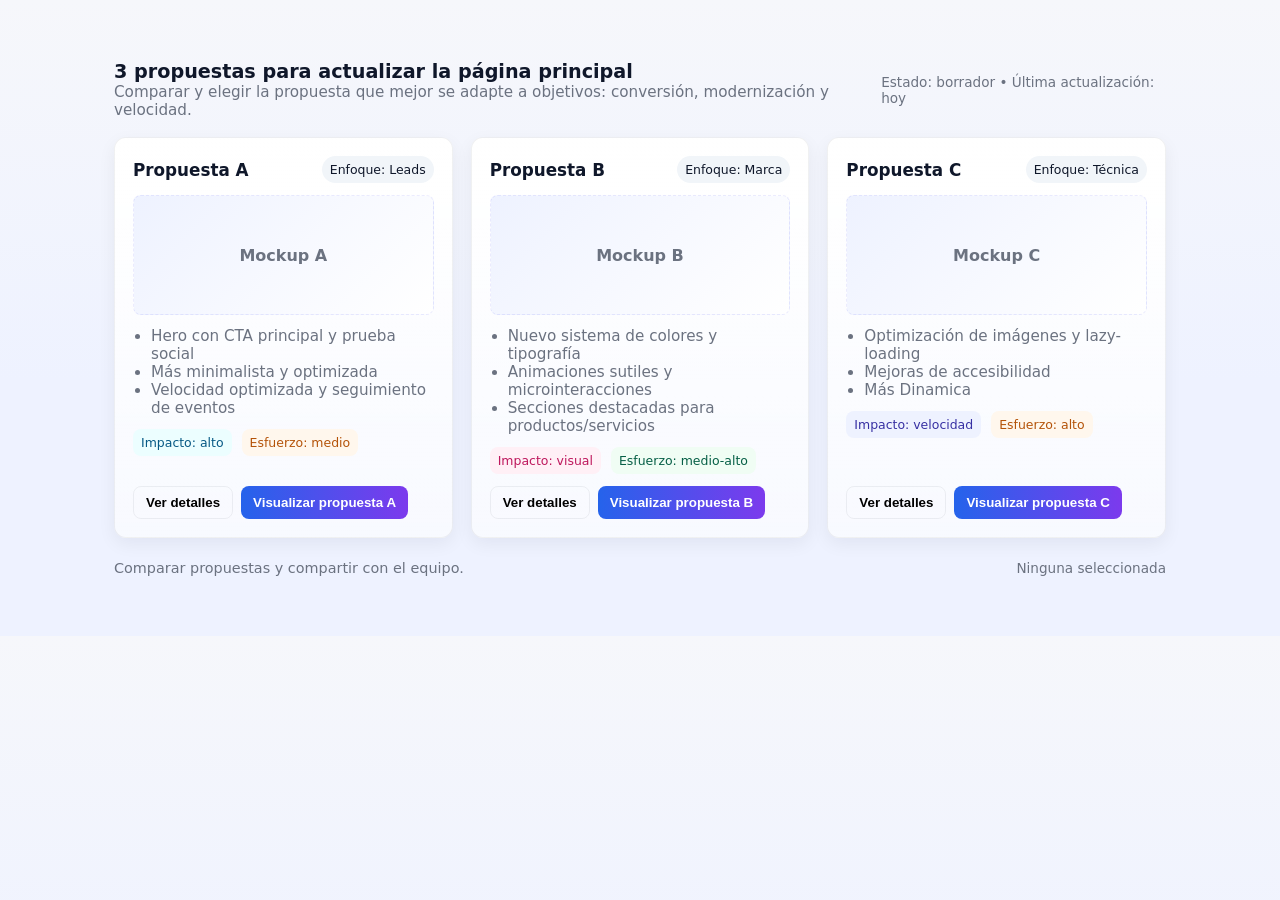
<file: index.html>
<!doctype html>
<html lang="es">
<head>
    <meta charset="utf-8" />
    <meta name="viewport" content="width=device-width,initial-scale=1" />
    <title>Propuestas de actualización — Página principal</title>
    <style>
        :root{
            --bg:#f6f7fb; --card:#ffffff; --muted:#6b7280; --accent:#2563eb;
            --success:#10b981; --danger:#ef4444; --glass: rgba(255,255,255,0.6);
            font-family: Inter, ui-sans-serif, system-ui, -apple-system, "Segoe UI", Roboto, "Helvetica Neue", Arial;
        }
        *{box-sizing:border-box}
        body{margin:0;background:linear-gradient(180deg,var(--bg),#eef2ff 60%);color:#0f172a}
        .container{max-width:1100px;margin:36px auto;padding:24px}
        header{display:flex;align-items:center;justify-content:space-between;gap:16px}
        header h1{font-size:1.2rem;margin:0}
        header p{margin:0;color:var(--muted);font-size:0.95rem}
        .grid{display:grid;grid-template-columns:repeat(auto-fit,minmax(260px,1fr));gap:18px;margin-top:18px}
        .card{
            background:linear-gradient(180deg,var(--card),var(--glass));
            border-radius:12px;padding:18px;border:1px solid rgba(15,23,42,0.06);
            box-shadow:0 6px 18px rgba(15,23,42,0.06);
            display:flex;flex-direction:column;gap:12px;min-height:260px;
        }
        .visual{
            height:120px;border-radius:8px;background:linear-gradient(135deg,#eef2ff,#fff);display:flex;align-items:center;justify-content:center;color:var(--muted);
            font-weight:600;border:1px dashed rgba(99,102,241,0.12)
        }
        .title{display:flex;align-items:center;justify-content:space-between;gap:8px}
        .title h2{font-size:1.05rem;margin:0}
        .tag{font-size:0.78rem;padding:6px 8px;border-radius:999px;background:#f1f5f9;color:#0f172a}
        .list{margin:0;padding-left:18px;color:var(--muted);font-size:0.95rem}
        .meta{display:flex;gap:10px;flex-wrap:wrap;align-items:center;color:var(--muted);font-size:0.9rem}
        .actions{margin-top:auto;display:flex;gap:8px}
        button{
            border:0;padding:8px 12px;border-radius:8px;font-weight:600;cursor:pointer;
        }
        .btn-primary{background:linear-gradient(90deg,var(--accent),#7c3aed);color:white}
        .btn-outline{background:transparent;border:1px solid rgba(15,23,42,0.06)}
        .badge{font-size:0.78rem;padding:6px 8px;border-radius:8px}
        .small{font-size:0.85rem;color:var(--muted)}
        /* expanded details */
        .details{display:none;background:#fbfdff;border-radius:8px;padding:12px;border:1px solid rgba(37,99,235,0.06)}
        .details.open{display:block}
        /* footer */
        footer{margin-top:22px;display:flex;justify-content:space-between;align-items:center;color:var(--muted);font-size:0.9rem}
        @media (max-width:460px){header{flex-direction:column;align-items:flex-start;gap:6px}}
    </style>
</head>
<body>
    <div class="container" role="main">
        <header>
            <div>
                <h1>3 propuestas para actualizar la página principal</h1>
                <p>Comparar y elegir la propuesta que mejor se adapte a objetivos: conversión, modernización y velocidad.</p>
            </div>
            <div class="small">Estado: borrador • Última actualización: hoy</div>
        </header>

        <section class="grid" aria-label="Propuestas">
            <!-- Propuesta 1: Diseño limpio y conversión -->
            <article class="card" id="p1">
                <div class="title">
                    <h2>Propuesta A </h2>
                    <div class="tag">Enfoque: Leads</div>
                </div>

                <div class="visual" aria-hidden="true">
                    Mockup A
                </div>

                <ul class="list">
                    <li>Hero con CTA principal y prueba social</li>
                    <li>Más minimalista y optimizada</li>
                    <li>Velocidad optimizada y seguimiento de eventos</li>
                </ul>

                <div class="meta">
                    <span class="badge" style="background:#ecfeff;color:#075985">Impacto: alto</span>
                    <span class="badge" style="background:#fff7ed;color:#b45309">Esfuerzo: medio</span>
                </div>

                <div class="details" id="d1">
                    <strong>Detalle:</strong>
                    <p class="small">Ideal si el objetivo primario es captar leads y mejorar la tasa de conversión. Incluye A/B testing del CTA y microcopy optimizado.</p>
                </div>

                <div class="actions">
                    <button class="btn-outline" data-toggle="d1">Ver detalles</button>
                    <button class="btn-primary" data-href="propuestas/AgriCulture/index.html" data-select="A">Visualizar propuesta A</button>
                </div>
            </article>

            <!-- Propuesta 2: Modernización visual -->
            <article class="card" id="p2">
                <div class="title">
                    <h2>Propuesta B</h2>
                    <div class="tag">Enfoque: Marca</div>
                </div>

                <div class="visual" aria-hidden="true">
                    Mockup B
                </div>

                <ul class="list">
                    <li>Nuevo sistema de colores y tipografía</li>
                    <li>Animaciones sutiles y microinteracciones</li>
                    <li>Secciones destacadas para productos/servicios</li>
                </ul>

                <div class="meta">
                    <span class="badge" style="background:#fff0f6;color:#be185d">Impacto: visual</span>
                    <span class="badge" style="background:#f0fdf4;color:#065f46">Esfuerzo: medio-alto</span>
                </div>

                <div class="details" id="d2">
                    <strong>Detalle:</strong>
                    <p class="small">Recomendado si se busca refrescar la imagen de la marca. Incluye guía de estilos y librería de componentes reutilizables.</p>
                </div>

                <div class="actions">
                    <button class="btn-outline" data-toggle="d2">Ver detalles</button>
                    <button class="btn-primary" data-href="propuestas/Arsha/index.html" data-select="B">Visualizar propuesta B</button>
                </div>
            </article>

            <!-- Propuesta 3: Rendimiento y accesibilidad -->
            <article class="card" id="p3">
                <div class="title">
                    <h2>Propuesta C</h2>
                    <div class="tag">Enfoque: Técnica</div>
                </div>

                <div class="visual" aria-hidden="true">
                    Mockup C
                </div>

                <ul class="list">
                    <li>Optimización de imágenes y lazy-loading</li>
                    <li>Mejoras de accesibilidad</li>
                    <li>Más Dinamica</li>
                </ul>

                <div class="meta">
                    <span class="badge" style="background:#eef2ff;color:#3730a3">Impacto: velocidad</span>
                    <span class="badge" style="background:#fff7ed;color:#b45309">Esfuerzo: alto</span>
                </div>

                <div class="details" id="d3">
                    <strong>Detalle:</strong>
                    <p class="small">Orientada a mejorar métricas Core Web Vitals y experiencia en dispositivos móviles. Incluye auditoría y roadmap técnico.</p>
                </div>

                <div class="actions">
                    <button class="btn-outline" data-toggle="d3">Ver detalles</button>
                    <button class="btn-primary" data-href="propuestas/FlexBiz/FlexBiz/index.html" data-select="C">Visualizar propuesta C</button>
                </div>
            </article>
        </section>

        <footer>
            <div>Comparar propuestas y compartir con el equipo.</div>
            <div id="selection" class="small">Ninguna seleccionada</div>
        </footer>
    </div>

    <script>
        // Toggle detalles
        document.querySelectorAll('[data-toggle]').forEach(btn=>{
            btn.addEventListener('click',()=> {
                const id = btn.getAttribute('data-toggle');
                const el = document.getElementById(id);
                el.classList.toggle('open');
                btn.textContent = el.classList.contains('open') ? 'Ocultar detalles' : 'Ver detalles';
            });
        });

        // Abrir / visualizar propuesta y mostrar feedback
        const selectionEl = document.getElementById('selection');
        document.querySelectorAll('[data-select]').forEach(btn=>{
            btn.addEventListener('click',()=>{
                const choice = btn.getAttribute('data-select');
                const href = btn.getAttribute('data-href');
                selectionEl.textContent = `Propuesta seleccionada: ${choice}`;
                // breve feedback visual
                btn.animate([{transform:'scale(1)'},{transform:'scale(0.98)'},{transform:'scale(1)'}],{duration:200});
                // Si existe href, abrir en nueva pestaña/ventana
                if(href){
                    // usar ruta relativa desde este archivo
                    window.open(href, '_blank', 'noopener');
                }
            });
        });

        // Tecla rápida: 1/2/3 para seleccionar
        window.addEventListener('keydown', e=>{
            if(document.activeElement.tagName === 'INPUT' || document.activeElement.tagName === 'TEXTAREA') return;
            if(e.key === '1') document.querySelector('[data-select="A"]').click();
            if(e.key === '2') document.querySelector('[data-select="B"]').click();
            if(e.key === '3') document.querySelector('[data-select="C"]').click();
        });
    </script>
</body>
</html>
</file>
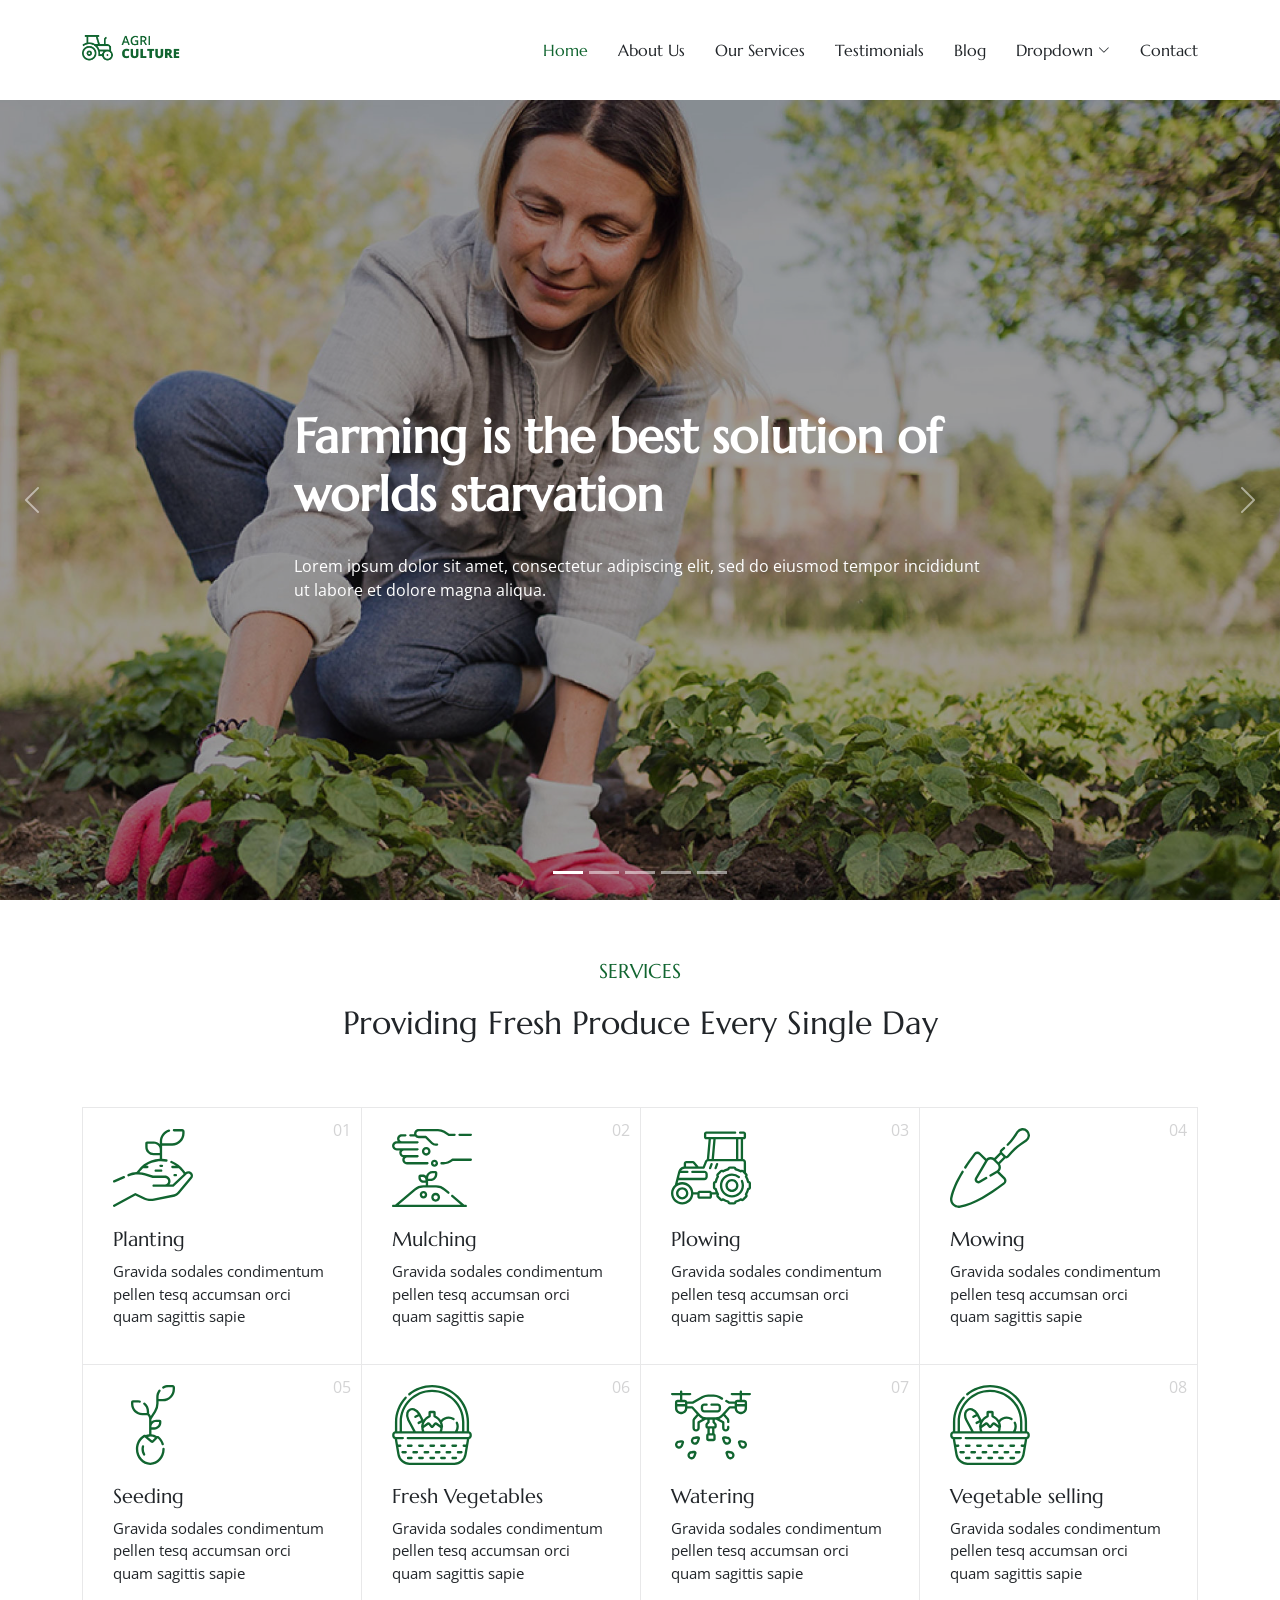
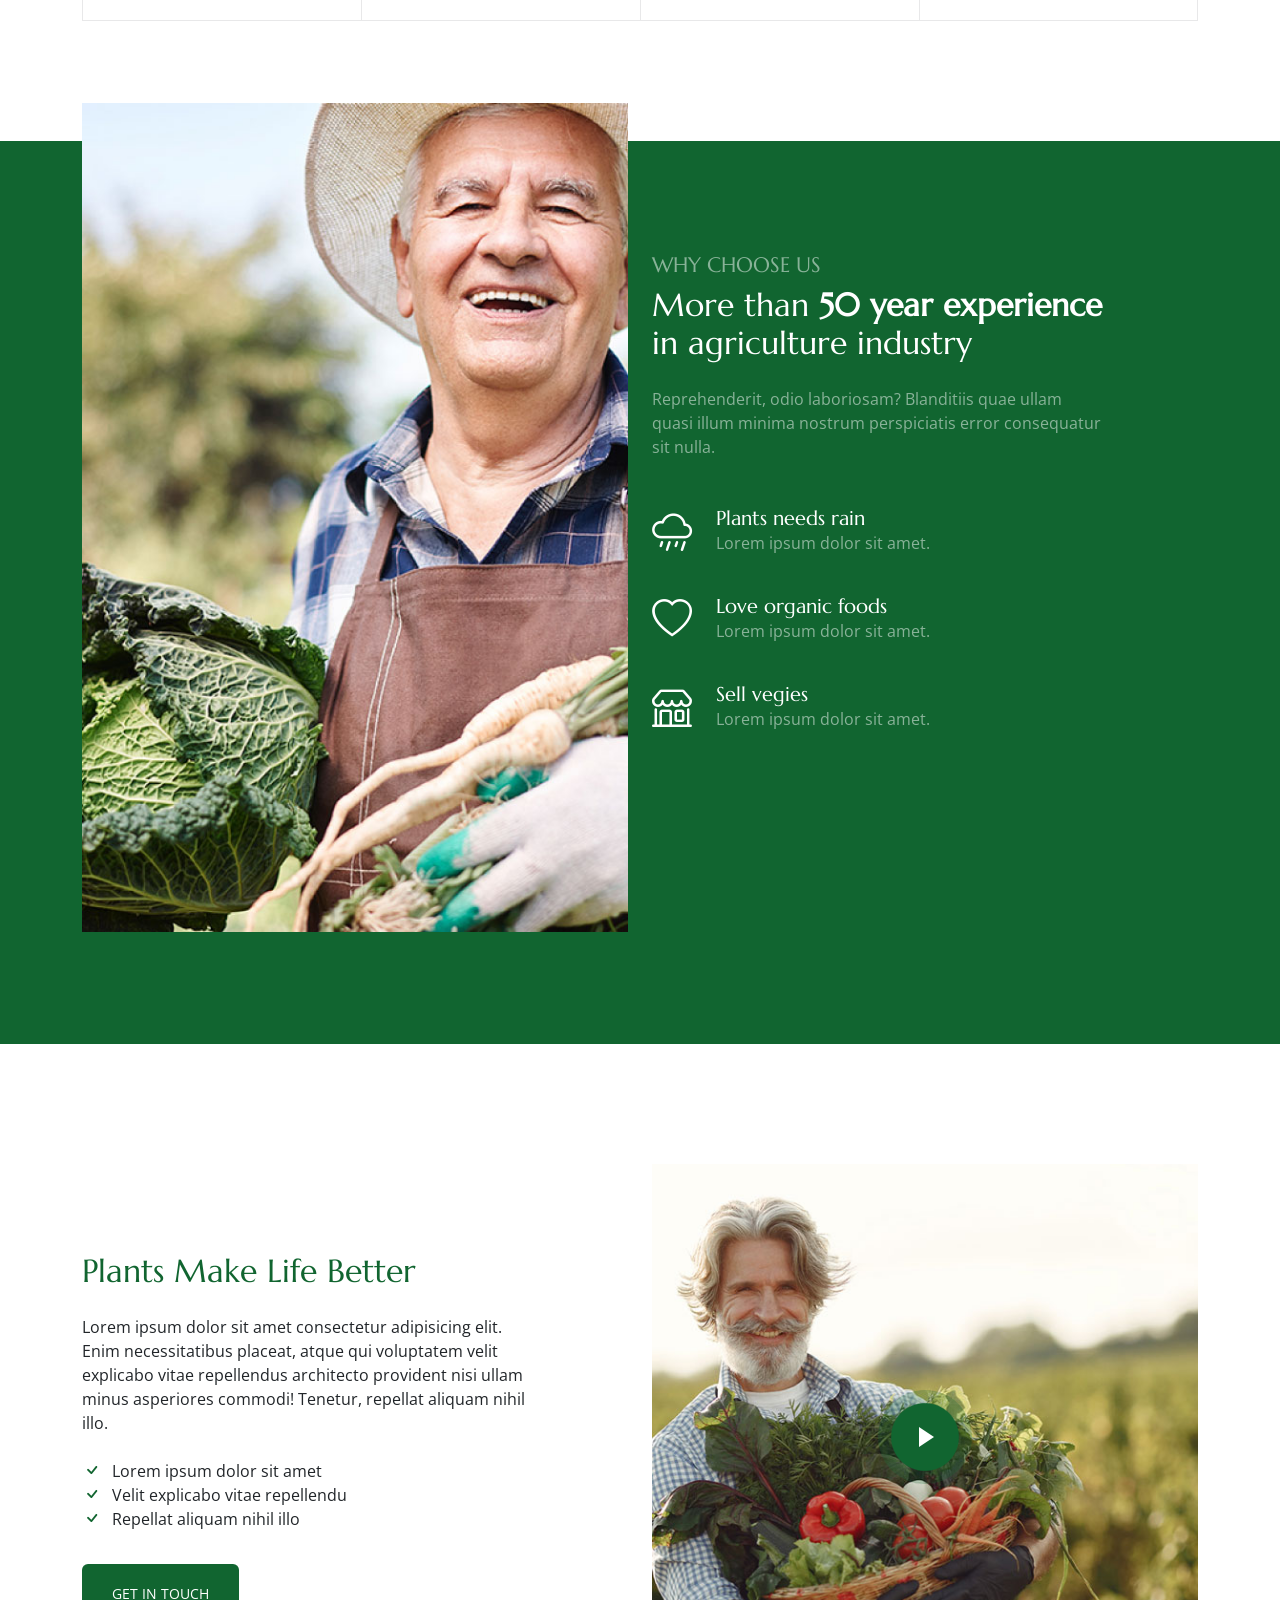
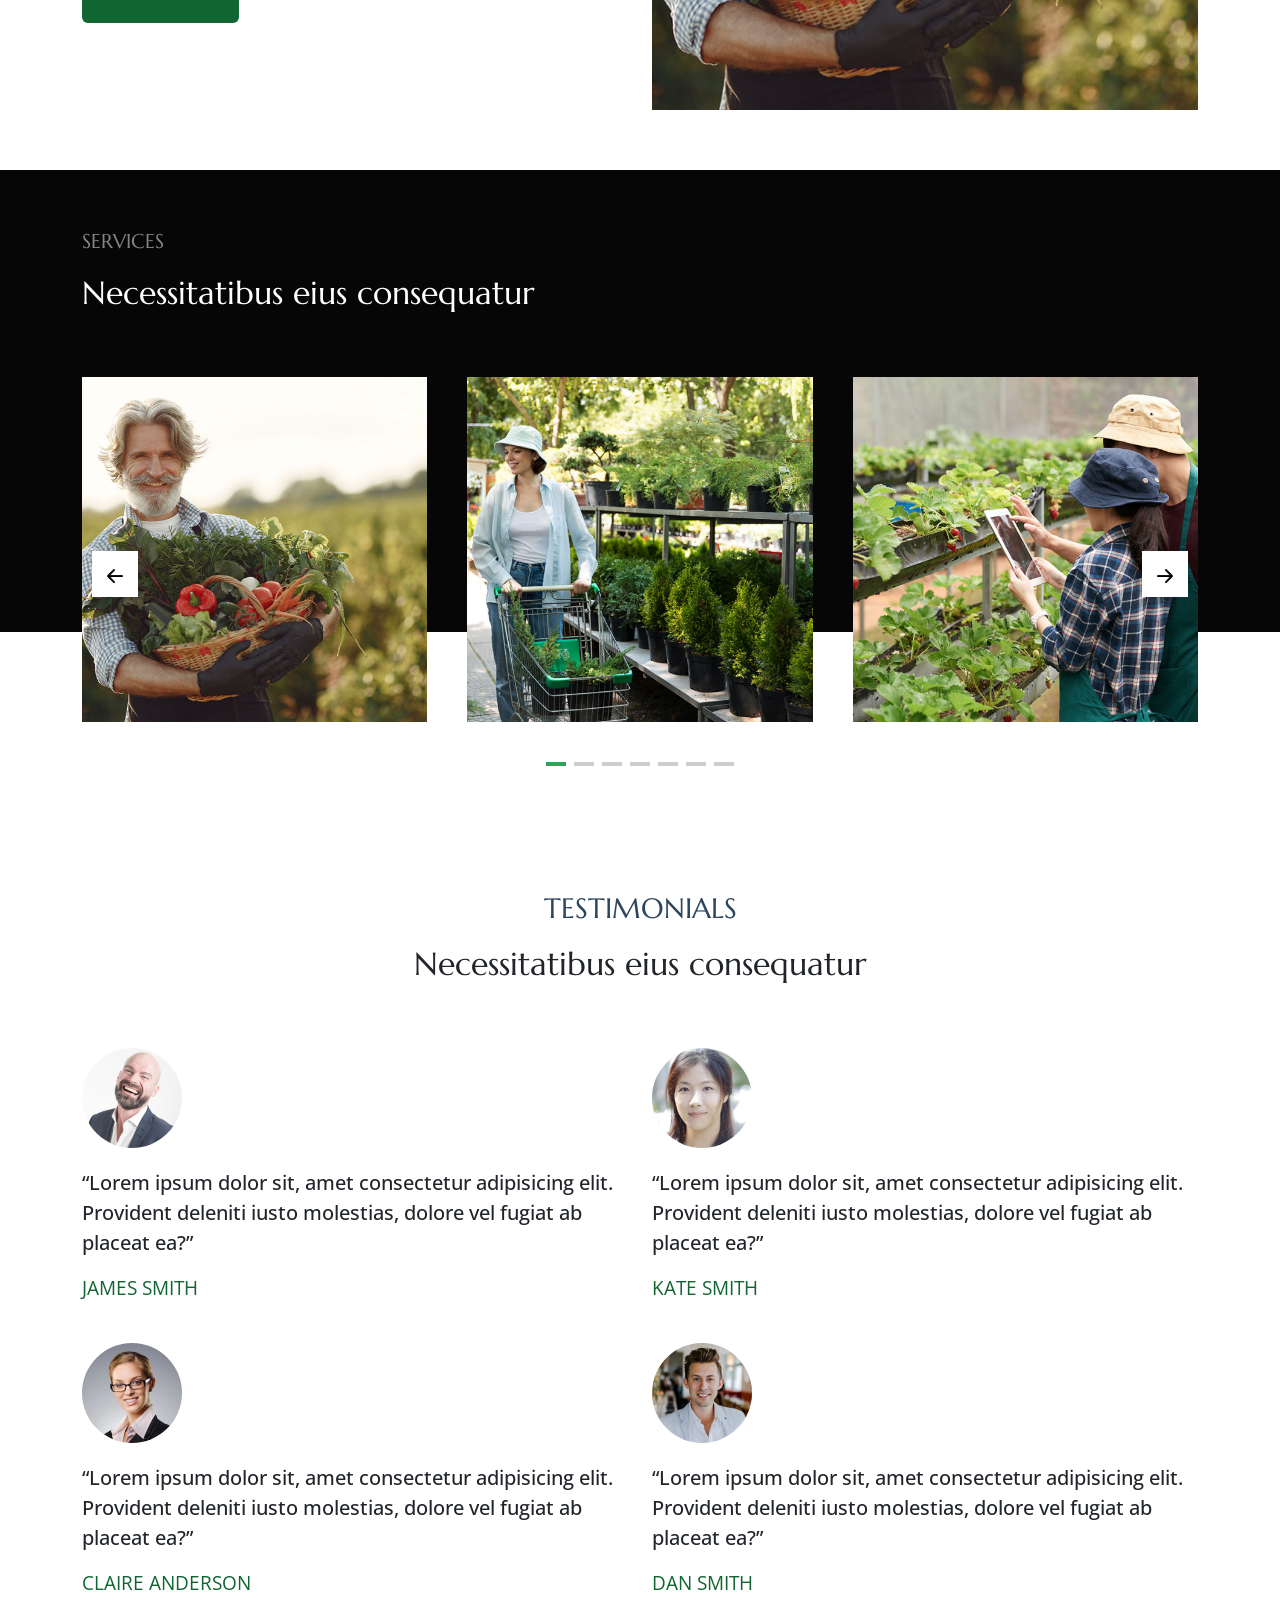
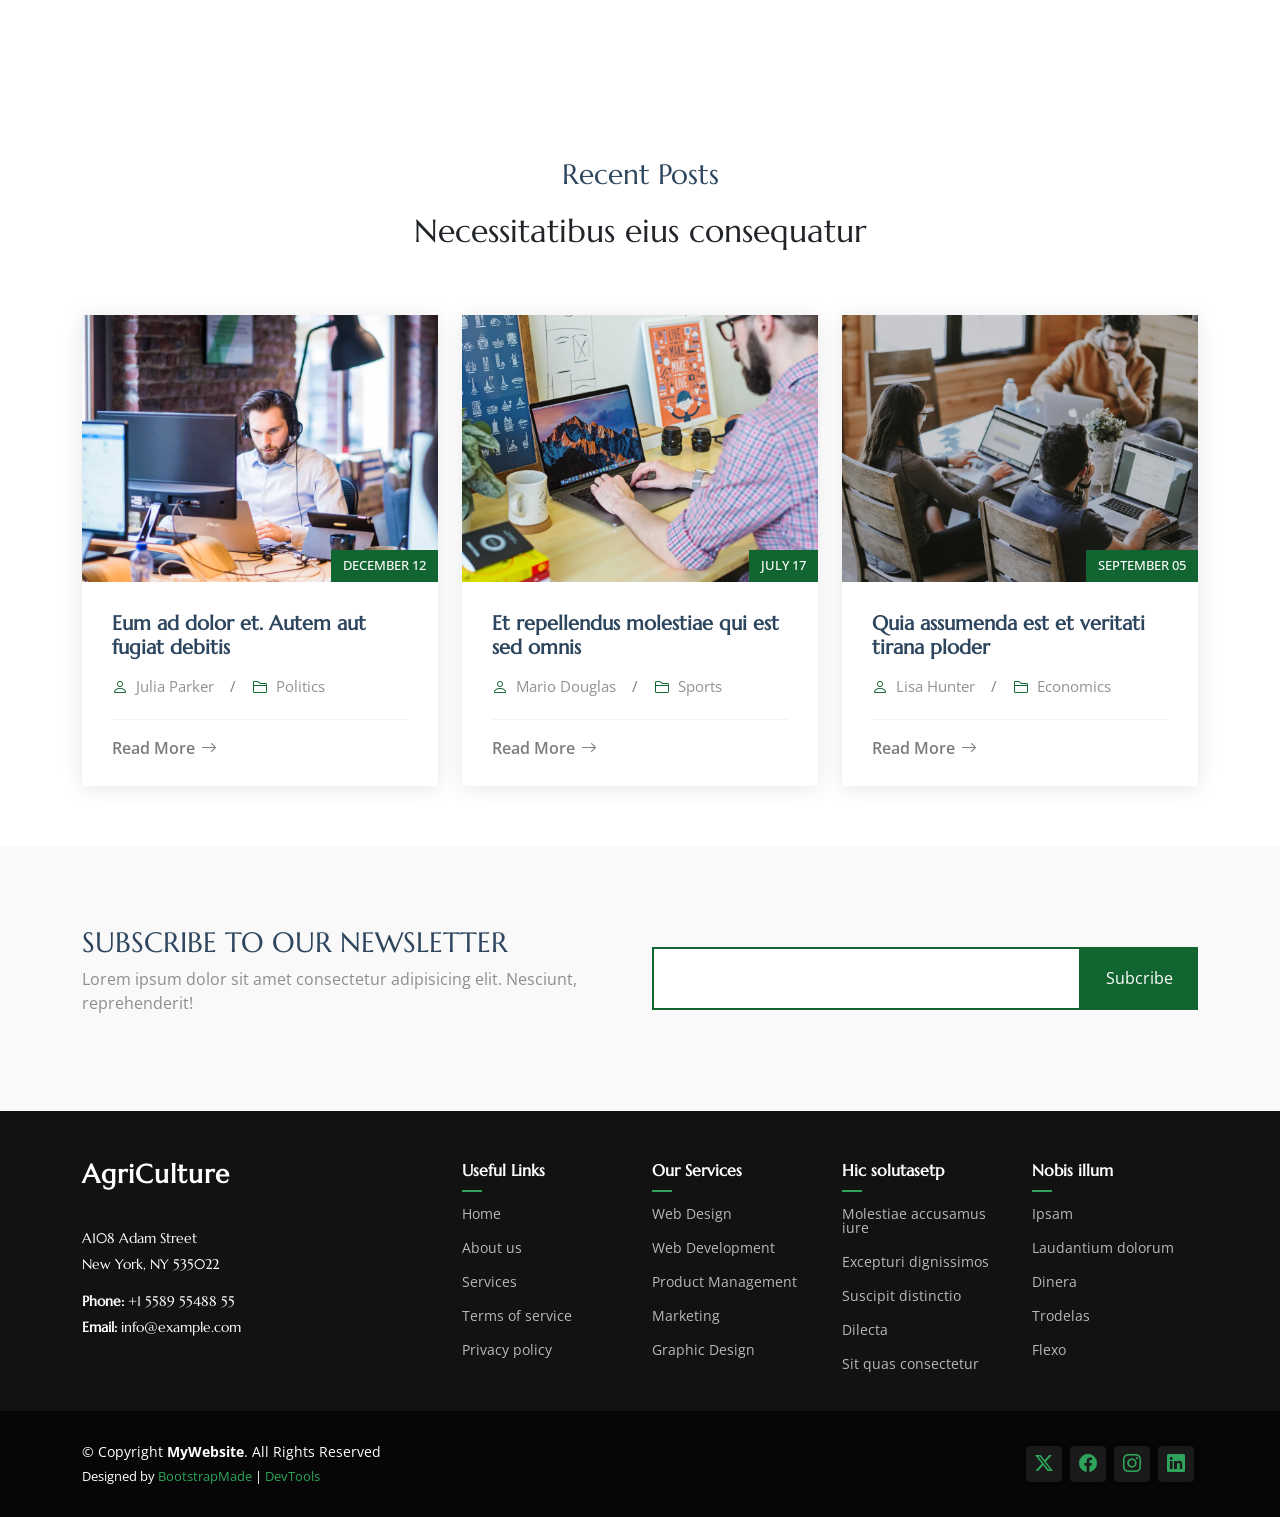
<file: propuestas/AgriCulture/index.html>
<!DOCTYPE html>
<html lang="en">

<head>
  <meta charset="utf-8">
  <meta content="width=device-width, initial-scale=1.0" name="viewport">
  <title>Index - AgriCulture Bootstrap Template</title>
  <meta name="description" content="">
  <meta name="keywords" content="">

  <!-- Favicons -->
  <link href="assets/img/favicon.png" rel="icon">
  <link href="assets/img/apple-touch-icon.png" rel="apple-touch-icon">

  <!-- Fonts -->
  <link href="https://fonts.googleapis.com" rel="preconnect">
  <link href="https://fonts.gstatic.com" rel="preconnect" crossorigin>
  <link href="https://fonts.googleapis.com/css2?family=Open+Sans:ital,wght@0,300;0,400;0,500;0,600;0,700;0,800;1,300;1,400;1,500;1,600;1,700;1,800&family=Marcellus:wght@400&display=swap" rel="stylesheet">

  <!-- Vendor CSS Files -->
  <link href="assets/vendor/bootstrap/css/bootstrap.min.css" rel="stylesheet">
  <link href="assets/vendor/bootstrap-icons/bootstrap-icons.css" rel="stylesheet">
  <link href="assets/vendor/aos/aos.css" rel="stylesheet">
  <link href="assets/vendor/swiper/swiper-bundle.min.css" rel="stylesheet">
  <link href="assets/vendor/glightbox/css/glightbox.min.css" rel="stylesheet">

  <!-- Main CSS File -->
  <link href="assets/css/main.css" rel="stylesheet">

  <!-- =======================================================
  * Template Name: AgriCulture
  * Template URL: https://bootstrapmade.com/agriculture-bootstrap-website-template/
  * Updated: Aug 07 2024 with Bootstrap v5.3.3
  * Author: BootstrapMade.com
  * License: https://bootstrapmade.com/license/
  ======================================================== -->
</head>

<body class="index-page">

  <header id="header" class="header d-flex align-items-center position-relative">
    <div class="container-fluid container-xl position-relative d-flex align-items-center justify-content-between">

      <a href="index.html" class="logo d-flex align-items-center">
        <!-- Uncomment the line below if you also wish to use an image logo -->
        <img src="assets/img/logo.png" alt="AgriCulture">
        <!-- <h1 class="sitename">AgriCulture</h1>  -->
      </a>

      <nav id="navmenu" class="navmenu">
        <ul>
          <li><a href="index.html" class="active">Home</a></li>
          <li><a href="about.html">About Us</a></li>
          <li><a href="services.html">Our Services</a></li>
          <li><a href="testimonials.html">Testimonials</a></li>
          <li><a href="blog.html">Blog</a></li>
          <li class="dropdown"><a href="#"><span>Dropdown</span> <i class="bi bi-chevron-down toggle-dropdown"></i></a>
            <ul>
              <li><a href="#">Dropdown 1</a></li>
              <li class="dropdown"><a href="#"><span>Deep Dropdown</span> <i class="bi bi-chevron-down toggle-dropdown"></i></a>
                <ul>
                  <li><a href="#">Deep Dropdown 1</a></li>
                  <li><a href="#">Deep Dropdown 2</a></li>
                  <li><a href="#">Deep Dropdown 3</a></li>
                  <li><a href="#">Deep Dropdown 4</a></li>
                  <li><a href="#">Deep Dropdown 5</a></li>
                </ul>
              </li>
              <li><a href="#">Dropdown 2</a></li>
              <li><a href="#">Dropdown 3</a></li>
              <li><a href="#">Dropdown 4</a></li>
            </ul>
          </li>
          <li><a href="contact.html">Contact</a></li>
        </ul>
        <i class="mobile-nav-toggle d-xl-none bi bi-list"></i>
      </nav>

    </div>
  </header>

  <main class="main">

    <!-- Hero Section -->
    <section id="hero" class="hero section dark-background">

      <div id="hero-carousel" class="carousel slide carousel-fade" data-bs-ride="carousel" data-bs-interval="5000">

        <div class="carousel-item active">
          <img src="assets/img/hero_1.jpg" alt="">
          <div class="carousel-container">
            <h2>Farming is the best solution of worlds starvation</h2>
            <p>Lorem ipsum dolor sit amet, consectetur adipiscing elit, sed do eiusmod tempor incididunt ut labore et dolore magna aliqua.</p>
          </div>
        </div><!-- End Carousel Item -->

        <div class="carousel-item">
          <img src="assets/img/hero_2.jpg" alt="">
          <div class="carousel-container">
            <h2>Organic vegetables is good for health</h2>
            <p>Nam libero tempore, cum soluta nobis est eligendi optio cumque nihil impedit quo minus id quod maxime placeat facere possimus.</p>
          </div>
        </div><!-- End Carousel Item -->

        <div class="carousel-item">
          <img src="assets/img/hero_3.jpg" alt="">
          <div class="carousel-container">
            <h2>Providing Fresh Produce Every Single Day</h2>
            <p>Beatae vitae dicta sunt explicabo. Nemo enim ipsam voluptatem quia voluptas sit aspernatur aut odit aut fugit.</p>
          </div>
        </div><!-- End Carousel Item -->

        <div class="carousel-item">
          <img src="assets/img/hero_4.jpg" alt="">
          <div class="carousel-container">
            <h2>Farming as a Passione</h2>
            <p>Neque porro quisquam est, qui dolorem ipsum quia dolor sit amet, consectetur, adipisci velit, sed quia non numquam eius.</p>
          </div>
        </div><!-- End Carousel Item -->

        <div class="carousel-item">
          <img src="assets/img/hero_5.jpg" alt="">
          <div class="carousel-container">
            <h2>Good Food For All</h2>
            <p>Lorem ipsum dolor sit amet, consectetur adipiscing elit, sed do eiusmod tempor incididunt ut labore et dolore magna aliqua.</p>
          </div>
        </div><!-- End Carousel Item -->

        <a class="carousel-control-prev" href="#hero-carousel" role="button" data-bs-slide="prev">
          <span class="carousel-control-prev-icon bi bi-chevron-left" aria-hidden="true"></span>
        </a>

        <a class="carousel-control-next" href="#hero-carousel" role="button" data-bs-slide="next">
          <span class="carousel-control-next-icon bi bi-chevron-right" aria-hidden="true"></span>
        </a>

        <ol class="carousel-indicators"></ol>

      </div>

    </section><!-- /Hero Section -->

    <!-- Services Section -->
    <section id="services" class="services section">

      <!-- Section Title -->
      <div class="container section-title" data-aos="fade-up">
        <h2>SERVICES</h2>
        <p>Providing Fresh Produce Every Single Day</p>
      </div><!-- End Section Title -->
      <div class="content">
        <div class="container">
          <div class="row g-0">
            <div class="col-lg-3 col-md-6">
              <div class="service-item">
                <span class="number">01</span>
                <div class="service-item-icon">
                  <svg xmlns="http://www.w3.org/2000/svg" version="1.1" xmlns:xlink="http://www.w3.org/1999/xlink" width="80" height="80" x="0" y="0" viewBox="0 0 509.435 509.435" style="enable-background: new 0 0 512 512" xml:space="preserve" class="">
                    <g>
                      <path d="M7.506 347.639c.994 0 2.005-.199 2.976-.619l62.037-26.857a7.5 7.5 0 0 0 3.903-9.862 7.5 7.5 0 0 0-9.862-3.903L4.523 333.255a7.501 7.501 0 0 0 2.983 14.384zM500.883 283.197c-10.953-10.952-28.175-11.423-39.689-1.267l-10.034-13.307c-19.783-26.239-46.1-46.623-76.103-58.948a7.5 7.5 0 0 0-5.699 13.875c11.136 4.575 21.708 10.382 31.567 17.249h-22.621c-4.143 0-7.5 3.358-7.5 7.5s3.357 7.5 7.5 7.5h41.188a169.382 169.382 0 0 1 19.691 21.855l11.048 14.652-71.171 67.597h-19.48a35.772 35.772 0 0 0 6.775-20.976c0-19.837-16.139-35.975-35.976-35.975h-75.023l-48.33-15.005a160.871 160.871 0 0 0-37.992-6.934l2.533-3.359a169.852 169.852 0 0 1 19.67-21.855h27.398c4.143 0 7.5-3.358 7.5-7.5s-3.357-7.5-7.5-7.5h-8.848a165.125 165.125 0 0 1 38.01-19.73c28.992-10.532 60.376-12.89 90.754-6.821a7.498 7.498 0 0 0 8.824-5.885 7.5 7.5 0 0 0-5.885-8.824 184.517 184.517 0 0 0-28.616-3.4v-83.727h64.189c43.49 0 78.872-35.382 78.872-78.872V22.488c0-8.712-7.088-15.801-15.801-15.801h-51.729c-4.143 0-7.5 3.358-7.5 7.5s3.357 7.5 7.5 7.5h51.729c.441 0 .801.359.801.801v11.051c0 35.219-28.653 63.872-63.872 63.872h-64.189V85.559c0-28.082 18.793-53.262 45.701-61.234a7.5 7.5 0 1 0-4.261-14.382c-15.972 4.732-30.338 14.681-40.451 28.015-10.46 13.79-15.988 30.25-15.988 47.601v16.416c-9.59-9.839-22.97-15.965-37.762-15.965h-43.432c-6.193 0-11.232 5.039-11.232 11.232v23.629c0 29.093 23.669 52.762 52.763 52.762h39.663v22.475a183.375 183.375 0 0 0-55.199 10.86c-32.974 11.978-61.705 33.297-83.085 61.653l-9.313 12.351a161.07 161.07 0 0 0-54.289 12.692 7.5 7.5 0 0 0-3.949 9.844 7.498 7.498 0 0 0 9.844 3.949c31.858-13.616 67.62-15.458 100.696-5.188l49.416 15.343c.72.224 1.47.337 2.224.337h76.161c11.566 0 20.976 9.409 20.976 20.975s-9.409 20.976-20.976 20.976h-71.803c-4.143 0-7.5 3.358-7.5 7.5s3.357 7.5 7.5 7.5h123.477a7.5 7.5 0 0 0 5.165-2.062l83.48-79.289c5.56-5.279 14.158-5.167 19.577.252a13.957 13.957 0 0 1 .853 18.9l-80.942 97.046a37.161 37.161 0 0 1-21.112 12.581L259.57 448.474c-20.377 4.113-41.89 1.365-60.575-7.739l-53.332-25.982a7.507 7.507 0 0 0-6.884.162L3.903 488.665a7.5 7.5 0 0 0 7.197 13.161l131.475-71.888 49.849 24.285c21.631 10.538 46.53 13.72 70.114 8.957l129.506-26.146a52.209 52.209 0 0 0 29.663-17.677l80.942-97.046c9.682-11.61 8.923-28.426-1.766-39.114zM258.212 158.634c-20.822 0-37.763-16.94-37.763-37.762V101.01h39.664c20.822 0 37.762 16.94 37.762 37.762v19.861h-39.663z" fill="currentColor" opacity="1" data-original="currentColor"></path>
                      <path d="M319.171 240.778a7.5 7.5 0 0 0-7.5-7.5h-9.43c-4.143 0-7.5 3.358-7.5 7.5s3.357 7.5 7.5 7.5h9.43a7.5 7.5 0 0 0 7.5-7.5zM272.068 264.08c-4.143 0-7.5 3.358-7.5 7.5s3.357 7.5 7.5 7.5h34.888c4.143 0 7.5-3.358 7.5-7.5s-3.357-7.5-7.5-7.5zM400.305 307.996c4.143 0 7.5-3.358 7.5-7.5s-3.357-7.5-7.5-7.5h-8.172c-4.143 0-7.5 3.358-7.5 7.5s3.357 7.5 7.5 7.5z" fill="currentColor" opacity="1" data-original="currentColor"></path>
                    </g>
                  </svg>
                </div>
                <div class="service-item-content">
                  <h3 class="service-heading">Planting</h3>
                  <p>
                    Gravida sodales condimentum pellen tesq accumsan orci quam
                    sagittis sapie
                  </p>
                </div>
              </div>
            </div>
            <div class="col-lg-3 col-md-6">
              <div class="service-item">
                <span class="number">02</span>
                <div class="service-item-icon">
                  <svg xmlns="http://www.w3.org/2000/svg" version="1.1" xmlns:xlink="http://www.w3.org/1999/xlink" width="80" height="80" x="0" y="0" viewBox="0 0 514.314 514.314" style="enable-background: new 0 0 512 512" xml:space="preserve" class="">
                    <g>
                      <path d="M434.176 51.297h72.639c4.143 0 7.5-3.358 7.5-7.5s-3.357-7.5-7.5-7.5h-72.639c-4.143 0-7.5 3.358-7.5 7.5s3.357 7.5 7.5 7.5zM117.994 54.791h30.852c5.47 6.605 13.729 10.82 22.955 10.82h42.865l35.886 35.886c8.246 8.246 19.209 12.787 30.869 12.787h8.32c4.143 0 7.5-3.358 7.5-7.5s-3.357-7.5-7.5-7.5h-8.32c-7.654 0-14.85-2.981-20.262-8.393l-38.083-38.083a7.5 7.5 0 0 0-5.304-2.197H171.8c-8.159 0-14.797-6.638-14.797-14.797s6.638-14.797 14.797-14.797h123.757a66.756 66.756 0 0 1 35.416 10.157l30.374 18.983a7.497 7.497 0 0 0 3.975 1.14h36.891c4.143 0 7.5-3.358 7.5-7.5s-3.357-7.5-7.5-7.5h-34.739l-28.551-17.843a81.742 81.742 0 0 0-43.365-12.437H171.801c-16.43 0-29.797 13.367-29.797 29.798 0 1.349.099 2.675.273 3.977h-24.283a7.5 7.5 0 1 0 0 14.999zM30.38 144.476h20.344a29.724 29.724 0 0 0-4.003 14.921c0 14.399 10.225 26.453 23.795 29.288a29.746 29.746 0 0 0-4.371 15.555c0 16.499 13.423 29.921 29.921 29.921h131.637a7.5 7.5 0 0 0 7.498-7.688 7.5 7.5 0 0 0-8.307-7.311H96.065c-8.228 0-14.921-6.694-14.921-14.921s6.693-14.921 14.921-14.921H163.9c4.143 0 7.5-3.358 7.5-7.5s-3.357-7.5-7.5-7.5H76.643c-8.228 0-14.922-6.694-14.922-14.921s6.694-14.921 14.922-14.921H163.9c4.143 0 7.5-3.358 7.5-7.5s-3.357-7.5-7.5-7.5H30.38c-8.228 0-14.921-6.694-14.921-14.921s6.693-14.921 14.921-14.921H163.9c4.143 0 7.5-3.358 7.5-7.5s-3.357-7.5-7.5-7.5H62.547c-8.228 0-14.921-6.694-14.921-14.921s6.693-14.921 14.921-14.921h23.485c4.143 0 7.5-3.358 7.5-7.5s-3.357-7.5-7.5-7.5H62.547c-16.498 0-29.921 13.423-29.921 29.921a29.719 29.719 0 0 0 4.003 14.921H30.38C13.882 84.636.459 98.059.459 114.557s13.423 29.919 29.921 29.919zM506.814 196.74H389.248a7.497 7.497 0 0 0-4.629 1.599l-5.613 4.403c-13.495 10.588-30.375 16.42-47.529 16.42h-12.272a7.5 7.5 0 0 0-8.309 7.5 7.5 7.5 0 0 0 7.5 7.5h13.081c20.496 0 40.664-6.967 56.788-19.618l3.574-2.804h114.976a7.5 7.5 0 1 0-.001-15z" fill="currentColor" opacity="1" data-original="currentColor" class=""></path>
                      <path d="M192.215 150.164c0 15.372 12.506 27.878 27.878 27.878s27.879-12.506 27.879-27.878-12.507-27.878-27.879-27.878-27.878 12.506-27.878 27.878zm40.757 0c0 7.101-5.777 12.878-12.879 12.878-7.101 0-12.878-5.777-12.878-12.878s5.777-12.878 12.878-12.878c7.101-.001 12.879 5.777 12.879 12.878zM273.049 203.771c-12.599 0-22.848 10.25-22.848 22.848s10.249 22.847 22.848 22.847 22.848-10.249 22.848-22.847-10.25-22.848-22.848-22.848zm0 30.695c-4.327 0-7.848-3.52-7.848-7.847s3.521-7.848 7.848-7.848 7.848 3.521 7.848 7.848-3.521 7.847-7.848 7.847zM474.178 493.298h-9.202l-73.199-62.323c-3.155-2.686-7.888-2.305-10.573.849s-2.305 7.887.849 10.572l59.785 50.902H43.105l108.164-92.092a77.855 77.855 0 0 1 50.423-18.558h81.558a77.851 77.851 0 0 1 50.423 18.558l24.029 20.458a7.498 7.498 0 0 0 10.573-.849 7.5 7.5 0 0 0-.849-10.572l-24.029-20.458a92.867 92.867 0 0 0-60.147-22.137h-51.158v-26.806h15.44c24.205 0 43.896-19.692 43.896-43.897v-8.808c0-6.785-5.52-12.305-12.305-12.305h-18.135c-19.99 0-36.891 13.437-42.174 31.749-5.716-4.945-13.156-7.947-21.29-7.947h-15.061c-6.942 0-12.591 5.648-12.591 12.592v7.399c0 17.97 14.619 32.589 32.589 32.589h14.629v15.433h-15.399a92.867 92.867 0 0 0-60.147 22.137L19.967 493.298H7.5c-4.143 0-7.5 3.358-7.5 7.5s3.357 7.5 7.5 7.5h466.678a7.5 7.5 0 0 0 0-15zM232.092 319.73c0-15.934 12.963-28.897 28.897-28.897h15.439v6.112c0 15.934-12.963 28.897-28.896 28.897h-15.44zm-16.978 17.485h-12.651c-9.698 0-17.589-7.89-17.589-17.589v-4.991h12.651c9.698 0 17.589 7.89 17.589 17.589z" fill="currentColor" opacity="1" data-original="currentColor" class=""></path>
                      <path d="M178.358 429.065c0 13.218 10.754 23.972 23.972 23.972s23.972-10.753 23.972-23.972-10.754-23.972-23.972-23.972-23.972 10.753-23.972 23.972zm32.944 0c0 4.947-4.024 8.972-8.972 8.972s-8.972-4.025-8.972-8.972 4.024-8.972 8.972-8.972 8.972 4.024 8.972 8.972zM252.23 445.536c0 15.706 12.777 28.484 28.483 28.484s28.484-12.778 28.484-28.484-12.778-28.484-28.484-28.484-28.483 12.778-28.483 28.484zm41.968 0c0 7.435-6.049 13.484-13.484 13.484s-13.483-6.049-13.483-13.484 6.049-13.484 13.483-13.484c7.435 0 13.484 6.049 13.484 13.484z" fill="currentColor" opacity="1" data-original="currentColor" class=""></path>
                    </g>
                  </svg>
                </div>
                <div class="service-item-content">
                  <h3 class="service-heading">Mulching</h3>
                  <p>
                    Gravida sodales condimentum pellen tesq accumsan orci quam
                    sagittis sapie
                  </p>
                </div>
              </div>
            </div>
            <div class="col-lg-3 col-md-6">
              <div class="service-item">
                <span class="number">03</span>
                <div class="service-item-icon">
                  <svg xmlns="http://www.w3.org/2000/svg" version="1.1" xmlns:xlink="http://www.w3.org/1999/xlink" width="80" height="80" x="0" y="0" viewBox="0 0 516.53 516.53" style="enable-background: new 0 0 512 512" xml:space="preserve" class="">
                    <g>
                      <path d="M504.085 341.447a113.617 113.617 0 0 0-11.524-27.805c3.866-6.212 3.104-14.506-2.288-19.897l-5.804-5.804v-67.388c0-10.907-8.398-19.878-19.066-20.817V73.099h4.012c8.301 0 15.054-6.753 15.054-15.054V37.599c0-8.301-6.753-15.054-15.054-15.054h-23.242a7.5 7.5 0 0 0 0 15l23.296.054-.054 20.5-241.554-.054.054-20.5H414.21a7.5 7.5 0 0 0 0-15H227.916c-8.301 0-15.054 6.753-15.054 15.054v20.446c0 8.301 6.753 15.054 15.054 15.054h14.719L231.27 201.13c-5.215 2.077-9.463 6.215-11.642 11.675l-14.014 35.128h-27.323l-24.417-28.857a16.73 16.73 0 0 0-12.795-5.936H99.071c-9.242 0-16.761 7.519-16.761 16.761v18.66a44.759 44.759 0 0 0-35.97 33.278L24.937 367.09C9.676 380.359 0 399.894 0 421.658c0 39.881 32.446 72.327 72.328 72.327 37.349 0 68.174-28.457 71.938-64.827h25.905v12.546c0 8.282 6.738 15.02 15.02 15.02h64.364c8.282 0 15.02-6.738 15.02-15.02v-12.546h29.374c-3.278 6.098-2.356 13.875 2.785 19.016l19.555 19.554a16 16 0 0 0 11.388 4.718c3.045 0 5.961-.839 8.506-2.431a113.556 113.556 0 0 0 27.808 11.525c1.662 7.123 8.064 12.445 15.686 12.445h27.655c7.602 0 13.99-5.293 15.672-12.441a113.582 113.582 0 0 0 27.814-11.525 15.986 15.986 0 0 0 8.514 2.427c4.302 0 8.346-1.675 11.388-4.717l19.555-19.555c5.396-5.396 6.156-13.7 2.29-19.901a113.607 113.607 0 0 0 11.522-27.801c7.123-1.662 12.445-8.064 12.445-15.686v-27.655c-.002-7.621-5.324-14.023-12.447-15.684zm-53.681-141.805h-15.681V73.099h15.681zM419.723 73.099v126.543h-142.46l11.233-126.543zm-146.286 0-11.233 126.543h-15.743l11.234-126.543zM99.071 228.14h42.008c.519 0 1.008.227 1.344.624l16.219 19.169H97.311v-18.032c0-.971.79-1.761 1.76-1.761zm-51.11 108.845h167.157c12.315 0 22.334-10.019 22.334-22.334v-16.152c0-12.315-10.019-22.334-22.334-22.334h-77.364a7.5 7.5 0 0 0 0 15h77.364c4.044 0 7.334 3.29 7.334 7.334v16.152c0 4.044-3.29 7.334-7.334 7.334H51.727l7.738-30.821h46.327a7.5 7.5 0 0 0 0-15h-40.76a29.774 29.774 0 0 1 24.779-13.231h120.886a7.5 7.5 0 0 0 6.966-4.721l15.897-39.849a5.883 5.883 0 0 1 5.49-3.721h224.51a5.916 5.916 0 0 1 5.91 5.91v52.522c-5.348-4.343-12.853-4.747-18.636-1.165a113.598 113.598 0 0 0-27.818-11.532c-1.662-7.123-8.063-12.445-15.685-12.445h-27.655c-7.602 0-13.99 5.294-15.672 12.441a113.583 113.583 0 0 0-27.818 11.527c-6.213-3.868-14.506-3.104-19.897 2.288l-19.555 19.555c-5.375 5.375-6.149 13.637-2.28 19.884a113.572 113.572 0 0 0-11.531 27.818c-7.123 1.662-12.445 8.063-12.445 15.685v27.655c0 7.602 5.293 13.99 12.441 15.672 1.242 4.67 2.784 9.24 4.603 13.699h-24.12c-2.277-5.402-7.626-9.204-13.847-9.204h-64.364c-6.221 0-11.569 3.802-13.847 9.204h-27.078c-3.764-36.371-34.589-64.828-71.938-64.828a71.896 71.896 0 0 0-28.994 6.086zm24.367 142c-31.61 0-57.328-25.717-57.328-57.327s25.717-57.328 57.328-57.328 57.327 25.717 57.327 57.328-25.717 57.327-57.327 57.327zm177.24-37.262h-.013l-64.384-.02.02-21.75 64.384.02zm251.962-56.937c0 .609-.496 1.105-1.189 1.105-4.816 0-8.956 3.287-10.065 7.992a98.695 98.695 0 0 1-12.139 29.288c-2.543 4.113-1.939 9.365 1.447 12.75l.084.084a1.105 1.105 0 0 1 0 1.562l-19.555 19.555a1.085 1.085 0 0 1-.781.323c-.208 0-.514-.056-.761-.303a3.326 3.326 0 0 0-.084-.084c-3.406-3.407-8.658-4.01-12.77-1.467a98.657 98.657 0 0 1-29.288 12.138c-4.706 1.11-7.992 5.25-7.992 10.15 0 .609-.496 1.105-1.104 1.105h-27.655c-.609 0-1.105-.496-1.105-1.189 0-4.816-3.287-8.956-7.992-10.066a98.69 98.69 0 0 1-29.287-12.137 10.35 10.35 0 0 0-5.455-1.561c-2.68 0-5.338 1.049-7.38 3.091a1.085 1.085 0 0 1-.781.323c-.208 0-.513-.056-.781-.324l-19.555-19.555c-.431-.431-.431-1.132.064-1.627 3.406-3.406 4.009-8.657 1.466-12.77a98.66 98.66 0 0 1-12.138-29.287c-1.11-4.706-5.25-7.992-10.15-7.992a1.107 1.107 0 0 1-1.105-1.105V357.13c0-.609.496-1.104 1.189-1.104 4.816 0 8.956-3.287 10.066-7.992a98.661 98.661 0 0 1 12.138-29.288c2.542-4.112 1.939-9.364-1.531-12.833a1.106 1.106 0 0 1 0-1.563l19.555-19.555c.431-.431 1.132-.431 1.626.064 3.407 3.408 8.658 4.011 12.77 1.467a98.666 98.666 0 0 1 29.288-12.138c4.706-1.11 7.992-5.25 7.992-10.15 0-.609.496-1.105 1.105-1.105h27.655c.609 0 1.104.496 1.104 1.189 0 4.816 3.287 8.956 7.992 10.066a98.664 98.664 0 0 1 29.288 12.139c4.113 2.543 9.365 1.939 12.833-1.531a1.107 1.107 0 0 1 1.563 0l19.555 19.555c.431.431.431 1.132-.062 1.625-3.408 3.406-4.012 8.658-1.468 12.771a98.666 98.666 0 0 1 12.138 29.288c1.11 4.706 5.25 7.992 10.066 7.992h.084c.609 0 1.105.496 1.105 1.104z" fill="currentColor" opacity="1" data-original="currentColor" class=""></path>
                      <path d="M454.895 335.721a7.5 7.5 0 0 0-3.834 9.889 62.412 62.412 0 0 1 5.335 25.349c0 34.678-28.213 62.891-62.891 62.891s-62.891-28.213-62.891-62.891c0-34.679 28.213-62.892 62.891-62.892a62.934 62.934 0 0 1 40.397 14.703 7.5 7.5 0 0 0 10.566-.923 7.5 7.5 0 0 0-.923-10.566 77.96 77.96 0 0 0-50.041-18.213c-42.949 0-77.891 34.942-77.891 77.892 0 42.949 34.942 77.891 77.891 77.891s77.891-34.942 77.891-77.891c0-10.895-2.224-21.46-6.611-31.403a7.5 7.5 0 0 0-9.889-3.836zM72.328 381.807c-21.974 0-39.851 17.877-39.851 39.851s17.877 39.851 39.851 39.851 39.851-17.877 39.851-39.851-17.878-39.851-39.851-39.851zm0 64.702c-13.703 0-24.851-11.148-24.851-24.851s11.148-24.851 24.851-24.851 24.851 11.148 24.851 24.851-11.149 24.851-24.851 24.851z" fill="currentColor" opacity="1" data-original="currentColor" class=""></path>
                      <path d="M393.504 328.829c-23.23 0-42.13 18.899-42.13 42.13 0 23.23 18.899 42.129 42.13 42.129s42.13-18.899 42.13-42.129-18.9-42.13-42.13-42.13zm0 69.26c-14.959 0-27.13-12.17-27.13-27.129s12.17-27.13 27.13-27.13 27.13 12.17 27.13 27.13c0 14.958-12.171 27.129-27.13 27.129zM249.861 265.585a7.487 7.487 0 0 0 2.663.491 7.503 7.503 0 0 0 7.013-4.838l9.438-24.841a7.5 7.5 0 0 0-14.022-5.328l-9.438 24.841a7.499 7.499 0 0 0 4.346 9.675zM285.384 265.585a7.487 7.487 0 0 0 2.663.491 7.502 7.502 0 0 0 7.012-4.838l9.439-24.841a7.5 7.5 0 0 0-4.347-9.675 7.5 7.5 0 0 0-9.675 4.347l-9.439 24.841a7.5 7.5 0 0 0 4.347 9.675z" fill="currentColor" opacity="1" data-original="currentColor" class=""></path>
                    </g>
                  </svg>
                </div>
                <div class="service-item-content">
                  <h3 class="service-heading">Plowing</h3>
                  <p>
                    Gravida sodales condimentum pellen tesq accumsan orci quam
                    sagittis sapie
                  </p>
                </div>
              </div>
            </div>
            <div class="col-lg-3 col-md-6">
              <div class="service-item">
                <span class="number">04</span>
                <div class="service-item-icon">
                  <svg xmlns="http://www.w3.org/2000/svg" version="1.1" xmlns:xlink="http://www.w3.org/1999/xlink" width="80" height="80" x="0" y="0" viewBox="0 0 509.389 509.389" style="enable-background: new 0 0 512 512" xml:space="preserve" class="">
                    <g>
                      <path d="M495.69 14.267A46.636 46.636 0 0 0 458.364.766a46.637 46.637 0 0 0-34.257 20.05l-24.614 35.749a309.594 309.594 0 0 1-37.289 44.521 7.5 7.5 0 0 0 10.544 10.668 324.596 324.596 0 0 0 39.1-46.684l24.614-35.749a31.674 31.674 0 0 1 23.268-13.618 31.66 31.66 0 0 1 25.354 9.17 31.681 31.681 0 0 1 9.171 25.355 31.679 31.679 0 0 1-13.618 23.267l-35.75 24.615a324.066 324.066 0 0 0-59.859 53.246l-22.502 25.667a5.412 5.412 0 0 1-3.933 1.86c-1.518.071-2.966-.518-4.047-1.599l-21.873-21.872c-1.081-1.082-1.649-2.52-1.599-4.048s.711-2.925 1.86-3.933l15.802-13.854a7.5 7.5 0 0 0-9.889-11.279l-15.802 13.854a20.546 20.546 0 0 0-6.964 14.719 20.37 20.37 0 0 0 .64 5.69l-35.241 35.241c-7.726-5.323-17.119-7.656-26.65-6.449-8.734 1.104-16.614 5.058-22.612 11.157l-37.903-37.903a28.552 28.552 0 0 0-22.3-8.292 28.547 28.547 0 0 0-20.847 11.457c-23.749 31.972-43.447 60.009-60.222 85.713a7.5 7.5 0 0 0 6.275 11.6 7.495 7.495 0 0 0 6.288-3.402c16.606-25.447 36.135-53.239 59.7-84.966a13.562 13.562 0 0 1 9.903-5.441 13.585 13.585 0 0 1 10.595 3.939l39.789 39.789-63.489 107.398c-5.606 9.484-4.179 21.121 3.554 28.957 4.724 4.785 10.89 7.271 17.211 7.271 4.233-.001 8.536-1.115 12.519-3.399l40.792-24.114a7.499 7.499 0 1 0-7.632-12.912l-40.706 24.064c-4.745 2.723-9.055 1.038-11.506-1.446-1.129-1.144-4.561-5.302-1.318-10.787L239.37 211.63c3.736-6.32 10.058-10.474 17.342-11.395 7.292-.918 14.44 1.529 19.633 6.722l25.938 25.938c5.187 5.186 7.654 12.36 6.771 19.686-.878 7.28-4.911 13.598-10.99 17.288l-44.019 26.021a7.5 7.5 0 0 0 7.632 12.912l38.725-22.893 40.397 40.396a13.558 13.558 0 0 1 3.938 10.564 13.606 13.606 0 0 1-5.428 9.926c-54.818 40.993-97.27 69.301-137.646 91.785-50.099 27.898-95.647 45.713-139.25 54.462-13.202 2.648-26.235-1.337-35.759-10.935a40.033 40.033 0 0 1-10.799-36.472c10.129-48.517 33.232-101.845 70.63-163.033a7.501 7.501 0 0 0-12.799-7.823c-38.309 62.679-62.028 117.563-72.515 167.79-3.796 18.186 1.75 36.916 14.835 50.103 10.368 10.45 24.27 16.146 38.625 16.145 3.564 0 7.159-.352 10.732-1.068 45.149-9.06 92.12-27.398 143.597-56.063 40.984-22.823 83.956-51.469 139.331-92.878a28.597 28.597 0 0 0 11.407-20.864 28.554 28.554 0 0 0-8.292-22.245l-38.525-38.525c6.079-6.031 10.002-13.987 11.063-22.799 1.106-9.18-1.037-18.215-5.937-25.753l35.39-35.39a20.4 20.4 0 0 0 5.022.654 20.546 20.546 0 0 0 15.384-6.975l22.502-25.667a309.032 309.032 0 0 1 57.086-50.779l35.749-24.614a46.635 46.635 0 0 0 20.05-34.256 46.63 46.63 0 0 0-13.5-37.328zM340.732 184.685l-32.723 32.723-15.459-15.459 32.723-32.723z" fill="currentColor" opacity="1" data-original="currentColor"></path>
                    </g>
                  </svg>
                </div>
                <div class="service-item-content">
                  <h3 class="service-heading">Mowing</h3>
                  <p>
                    Gravida sodales condimentum pellen tesq accumsan orci quam
                    sagittis sapie
                  </p>
                </div>
              </div>
            </div>

            <div class="col-lg-3 col-md-6">
              <div class="service-item">
                <span class="number">05</span>
                <div class="service-item-icon">
                  <svg xmlns="http://www.w3.org/2000/svg" version="1.1" xmlns:xlink="http://www.w3.org/1999/xlink" width="80" height="80" x="0" y="0" viewBox="0 0 513.089 513.089" style="enable-background: new 0 0 512 512" xml:space="preserve" class="">
                    <g>
                      <path d="M194.209 386.877a7.497 7.497 0 0 0-9.15 5.363 75.07 75.07 0 0 0-2.428 18.947c0 13.789 3.615 27 10.454 38.204a7.494 7.494 0 0 0 10.308 2.495 7.5 7.5 0 0 0 2.494-10.309c-5.401-8.851-8.257-19.359-8.257-30.39a60.09 60.09 0 0 1 1.941-15.16 7.497 7.497 0 0 0-5.362-9.15z" fill="currentColor" opacity="1" data-original="currentColor"></path>
                      <path d="M382.56 0h-27.319c-12.654 0-25.236 3.119-36.386 9.021a7.5 7.5 0 0 0 7.018 13.258c9.124-4.83 19.005-7.278 29.368-7.278h27.222v12.022c0 34.679-28.213 62.892-62.892 62.892h-27.222V77.893c0-13.309 4.12-26.038 11.914-36.811a7.5 7.5 0 0 0-12.153-8.793c-9.657 13.347-14.762 29.117-14.762 45.604V119.154a88.294 88.294 0 0 1-14.296 48.23l-20.501 31.543a46.65 46.65 0 0 0-9.615-13.916l-1.273-1.273v-14.053c0-21.604-9.58-41.872-26.284-55.608a7.5 7.5 0 0 0-9.528 11.586c13.226 10.876 20.812 26.922 20.812 44.022v9.66h-29.069c-31.412 0-56.968-25.556-56.968-56.968v-9.66h29.069c3.454 0 6.976.329 10.467.977a7.5 7.5 0 0 0 2.738-14.748 72.57 72.57 0 0 0-13.205-1.229h-31.883c-6.72 0-12.187 5.467-12.187 12.186v12.474c0 39.684 32.284 71.968 71.968 71.968h33.463l1.273 1.273c5.979 5.979 9.271 13.927 9.271 22.381v98.306a79.003 79.003 0 0 0-21.446 5.114c-4.152-2.798-9.597-3.045-13.983-.509-30.558 17.671-49.541 52.263-49.541 90.277 0 56.188 41.481 101.901 92.47 101.901s92.47-45.713 92.47-101.901c0-.237-.004-.473-.009-.709l-.005-.334a7.5 7.5 0 0 0-7.499-7.433h-.068a7.5 7.5 0 0 0-7.433 7.567l.014.909c0 47.917-34.753 86.901-77.47 86.901s-77.47-38.984-77.47-86.901c0-32.212 15.656-61.449 40.948-76.643l40.182 34.094c5.225 4.433 13.1 4.099 17.929-.761l25.512-25.668c11.649 10.022 20.473 23.408 25.562 38.809a7.496 7.496 0 0 0 9.475 4.768 7.5 7.5 0 0 0 4.768-9.474c-6.15-18.613-17.027-34.756-31.454-46.681-4.011-3.317-9.358-3.923-13.824-1.93-10.53-6.377-22.136-10.243-34.128-11.384v-29.695h18.365c25.013 0 45.362-20.35 45.362-45.362v-7.928c0-6.115-4.975-11.089-11.089-11.089h-22.276c-11.667 0-22.318 4.429-30.362 11.693v-13.713l29.028-44.665a103.263 103.263 0 0 0 16.72-56.404v-14.239h27.222c42.949 0 77.892-34.942 77.892-77.892v-12.12C397.462 6.685 390.777 0 382.56 0zM251.211 356.136l-27.468-23.306a63.694 63.694 0 0 1 15.358-1.884c10.366 0 20.534 2.525 29.851 7.34zm25.752-118.894h18.365v4.017c0 16.742-13.62 30.362-30.362 30.362h-18.365v-4.017c0-16.741 13.62-30.362 30.362-30.362z" fill="currentColor" opacity="1" data-original="currentColor"></path>
                    </g>
                  </svg>
                </div>
                <div class="service-item-content">
                  <h3 class="service-heading">Seeding</h3>
                  <p>
                    Gravida sodales condimentum pellen tesq accumsan orci quam
                    sagittis sapie
                  </p>
                </div>
              </div>
            </div>
            <div class="col-lg-3 col-md-6">
              <div class="service-item">
                <span class="number">06</span>
                <div class="service-item-icon">
                  <svg xmlns="http://www.w3.org/2000/svg" version="1.1" xmlns:xlink="http://www.w3.org/1999/xlink" width="80" height="80" x="0" y="0" viewBox="0 0 511.67 511.67" style="enable-background: new 0 0 512 512" xml:space="preserve" class="">
                    <g>
                      <path d="M492.96 296.401v-59.276c0-63.338-24.665-122.886-69.452-167.673C378.721 24.666 319.174 0 255.835 0c-54.517 0-107.757 18.967-149.914 53.407a7.5 7.5 0 1 0 9.491 11.616C154.896 32.765 204.767 15 255.835 15c59.332 0 115.112 23.105 157.066 65.059 41.953 41.954 65.059 97.734 65.059 157.066v58.7h-15v-58.7C462.96 122.916 370.044 30 255.835 30S48.71 122.916 48.71 237.125v58.7h-15v-58.7c0-56.142 21.01-109.737 59.158-150.913a7.502 7.502 0 0 0-11.004-10.195C41.139 119.975 18.71 177.19 18.71 237.125v59.276c-10.029 2.3-17.535 11.291-17.535 22.008v5.81c0 10.194 6.791 18.828 16.085 21.627l16.782 99.17c6.535 38.622 39.71 66.654 78.882 66.654h285.822c39.172 0 72.347-28.032 78.882-66.654l16.782-99.17c9.294-2.798 16.085-11.432 16.085-21.627v-5.81c0-10.717-7.506-19.708-17.535-22.008zM63.71 237.125C63.71 131.187 149.896 45 255.835 45S447.96 131.187 447.96 237.125v58.7h-27.888a64.77 64.77 0 0 0 7.259-29.747c0-9.561-2.046-18.787-6.081-27.423a7.5 7.5 0 0 0-13.59 6.35c3.1 6.633 4.671 13.723 4.671 21.073a49.851 49.851 0 0 1-9.875 29.747h-82.073a68.421 68.421 0 0 0 3.912-22.766l-.003-.369a10.737 10.737 0 0 0 2.441-7.707l-.074-.952a81.022 81.022 0 0 0-6.053-25.058c9.161-14.126 24.883-22.763 41.856-22.763a49.676 49.676 0 0 1 26.83 7.844 7.5 7.5 0 0 0 8.086-12.634 64.65 64.65 0 0 0-34.916-10.21c-19.407 0-37.547 8.686-49.744 23.261a81.08 81.08 0 0 0-25.89-24.171l-7.325-4.298v-19.86c0-6.111-4.972-11.083-11.083-11.083h-24.17c-6.111 0-11.083 4.972-11.083 11.083v19.86l-7.325 4.298a81.067 81.067 0 0 0-24.083 21.633l-21.606-40.574a68.923 68.923 0 0 0-37.588-32.526 39.21 39.21 0 0 0-31.641 2.285 39.215 39.215 0 0 0-19.556 24.977 68.922 68.922 0 0 0 6.006 49.343l37.481 70.388H63.71zm88.14 58.7-41.235-77.438a53.95 53.95 0 0 1-4.701-38.625c1.687-6.691 5.971-12.162 12.061-15.405 6.091-3.244 13.022-3.745 19.516-1.409a53.936 53.936 0 0 1 28.384 23.614L146.29 196.99a7.5 7.5 0 0 0 7.051 13.241l19.627-10.451 13.619 25.575-19.627 10.451a7.5 7.5 0 0 0 7.051 13.241l17.809-9.483a81.015 81.015 0 0 0-5.807 24.466l-.074.961a10.774 10.774 0 0 0 1.468 6.319c-.018.6-.03 1.185-.03 1.752a68.427 68.427 0 0 0 3.914 22.766H151.85zm116.357-89.059 11.029 6.472a66.163 66.163 0 0 1 31.323 43.794l-23.74-16.479a13.027 13.027 0 0 0-17.511 2.36l-12.974 15.524-12.974-15.525c-2.59-3.099-6.283-4.719-10.029-4.719-2.584 0-5.193.771-7.481 2.359l-23.74 16.478a66.163 66.163 0 0 1 31.323-43.794l11.029-6.472a7.5 7.5 0 0 0 3.704-6.469v-20.238h16.336v20.238a7.504 7.504 0 0 0 3.705 6.471zm-60.729 89.059a53.472 53.472 0 0 1-5.062-20.774c.171-.105.342-.21.509-.326l30.046-20.854 15.047 18.007c2.065 2.471 5.097 3.888 8.317 3.888s6.252-1.417 8.317-3.888v-.001l15.047-18.006 29.574 20.527a53.458 53.458 0 0 1-5.081 21.428h-96.714zm288.017 28.394c0 4.182-3.402 7.584-7.584 7.584H101.084c-4.143 0-7.5 3.358-7.5 7.5s3.357 7.5 7.5 7.5h377.952l-5.751 33.987h-14.299c-4.143 0-7.5 3.358-7.5 7.5s3.357 7.5 7.5 7.5h11.76l-7.907 46.723a64.83 64.83 0 0 1-64.093 54.157H112.924a64.83 64.83 0 0 1-64.093-54.157l-7.907-46.723h11.76c4.143 0 7.5-3.358 7.5-7.5s-3.357-7.5-7.5-7.5H38.386l-5.751-33.987h36.487c4.143 0 7.5-3.358 7.5-7.5s-3.357-7.5-7.5-7.5H23.759c-4.182 0-7.584-3.402-7.584-7.584v-5.81c0-4.182 3.402-7.584 7.584-7.584h464.152c4.182 0 7.584 3.402 7.584 7.584z" fill="currentColor" opacity="1" data-original="currentColor"></path>
                      <path d="M246.338 395.79h21.993c4.143 0 7.5-3.358 7.5-7.5s-3.357-7.5-7.5-7.5h-21.993c-4.143 0-7.5 3.358-7.5 7.5s3.357 7.5 7.5 7.5zM174.455 395.79h21.994c4.143 0 7.5-3.358 7.5-7.5s-3.357-7.5-7.5-7.5h-21.994c-4.143 0-7.5 3.358-7.5 7.5s3.357 7.5 7.5 7.5zM102.573 395.79h21.994c4.143 0 7.5-3.358 7.5-7.5s-3.357-7.5-7.5-7.5h-21.994a7.5 7.5 0 0 0 0 15zM315.221 395.79h21.994c4.143 0 7.5-3.358 7.5-7.5s-3.357-7.5-7.5-7.5h-21.994c-4.143 0-7.5 3.358-7.5 7.5s3.357 7.5 7.5 7.5zM387.103 395.79h21.994c4.143 0 7.5-3.358 7.5-7.5s-3.357-7.5-7.5-7.5h-21.994c-4.143 0-7.5 3.358-7.5 7.5s3.357 7.5 7.5 7.5zM246.338 474.186h21.993c4.143 0 7.5-3.358 7.5-7.5s-3.357-7.5-7.5-7.5h-21.993c-4.143 0-7.5 3.358-7.5 7.5s3.357 7.5 7.5 7.5zM174.455 474.186h21.994c4.143 0 7.5-3.358 7.5-7.5s-3.357-7.5-7.5-7.5h-21.994c-4.143 0-7.5 3.358-7.5 7.5s3.357 7.5 7.5 7.5zM102.573 474.186h21.994c4.143 0 7.5-3.358 7.5-7.5s-3.357-7.5-7.5-7.5h-21.994a7.5 7.5 0 0 0 0 15zM337.215 459.186h-21.994c-4.143 0-7.5 3.358-7.5 7.5s3.357 7.5 7.5 7.5h21.994a7.5 7.5 0 0 0 0-15zM387.103 474.186h21.994c4.143 0 7.5-3.358 7.5-7.5s-3.357-7.5-7.5-7.5h-21.994c-4.143 0-7.5 3.358-7.5 7.5s3.357 7.5 7.5 7.5zM273.606 430.229a7.5 7.5 0 0 0 7.5 7.5H303.1c4.143 0 7.5-3.358 7.5-7.5s-3.357-7.5-7.5-7.5h-21.994a7.5 7.5 0 0 0-7.5 7.5zM201.725 430.229a7.5 7.5 0 0 0 7.5 7.5h21.994c4.143 0 7.5-3.358 7.5-7.5s-3.357-7.5-7.5-7.5h-21.994a7.5 7.5 0 0 0-7.5 7.5zM129.843 430.229a7.5 7.5 0 0 0 7.5 7.5h21.993c4.143 0 7.5-3.358 7.5-7.5s-3.357-7.5-7.5-7.5h-21.993a7.5 7.5 0 0 0-7.5 7.5zM87.454 422.729H67.46c-4.143 0-7.5 3.358-7.5 7.5s3.357 7.5 7.5 7.5h19.994c4.143 0 7.5-3.358 7.5-7.5s-3.357-7.5-7.5-7.5zM342.49 430.229a7.5 7.5 0 0 0 7.5 7.5h21.993c4.143 0 7.5-3.358 7.5-7.5s-3.357-7.5-7.5-7.5H349.99a7.5 7.5 0 0 0-7.5 7.5zM414.372 430.229a7.5 7.5 0 0 0 7.5 7.5h21.994c4.143 0 7.5-3.358 7.5-7.5s-3.357-7.5-7.5-7.5h-21.994a7.5 7.5 0 0 0-7.5 7.5z" fill="currentColor" opacity="1" data-original="currentColor"></path>
                    </g>
                  </svg>
                </div>
                <div class="service-item-content">
                  <h3 class="service-heading">Fresh Vegetables</h3>
                  <p>
                    Gravida sodales condimentum pellen tesq accumsan orci quam
                    sagittis sapie
                  </p>
                </div>
              </div>
            </div>
            <div class="col-lg-3 col-md-6">
              <div class="service-item">
                <span class="number">07</span>
                <div class="service-item-icon">
                  <svg xmlns="http://www.w3.org/2000/svg" version="1.1" xmlns:xlink="http://www.w3.org/1999/xlink" width="80" height="80" x="0" y="0" viewBox="0 0 512.805 512.805" style="enable-background: new 0 0 512 512" xml:space="preserve" class="">
                    <g>
                      <path d="M505.305 50.503h-50.094v-7.141c0-4.143-3.357-7.5-7.5-7.5s-7.5 3.357-7.5 7.5v7.141h-50.094c-4.143 0-7.5 3.357-7.5 7.5s3.357 7.5 7.5 7.5h50.094v29.428h-15.309c-7.223 0-13.385 4.557-15.809 10.939h-33.847l-16.98-9.451a7.5 7.5 0 0 0-7.295 13.107l18.682 10.397a7.507 7.507 0 0 0 3.647.946h34.681v15.505h-32.393a7.495 7.495 0 0 0-5.565 2.473l-47.127 52.176a49.438 49.438 0 0 1-36.627 16.273h-60.732a49.442 49.442 0 0 1-36.627-16.273l-47.127-52.176a7.5 7.5 0 0 0-5.565-2.473h-31.393V120.87h33.681a7.507 7.507 0 0 0 3.647-.946l64.468-35.883a64.829 64.829 0 0 1 31.454-8.163h35.656a64.819 64.819 0 0 1 31.454 8.164l17.778 9.896a7.5 7.5 0 0 0 7.295-13.107l-17.778-9.895a79.844 79.844 0 0 0-38.749-10.058h-35.656a79.854 79.854 0 0 0-38.749 10.057l-62.767 34.936h-32.847c-2.424-6.383-8.587-10.939-15.809-10.939H72.594V65.503h50.094c4.143 0 7.5-3.357 7.5-7.5s-3.357-7.5-7.5-7.5H72.594v-7.141c0-4.143-3.357-7.5-7.5-7.5s-7.5 3.357-7.5 7.5v7.141H7.5c-4.143 0-7.5 3.357-7.5 7.5s3.357 7.5 7.5 7.5h50.094v29.428H42.285c-9.331 0-16.922 7.591-16.922 16.922v37.917c0 20.438 16.628 37.066 37.066 37.066h5.329c19.899 0 36.18-15.765 37.025-35.461h28.101l31.968 35.393-22.399 27.123a21.63 21.63 0 0 0-4.939 13.742v47.817c0 12.898 10.494 23.393 23.394 23.393 12.898 0 23.393-10.494 23.393-23.393v-32.069l38.482-21.157c.917.04 1.834.073 2.755.073h7.432v13.542l-8.567 8.567a13.242 13.242 0 0 0-3.903 9.424v12.244c0 7.191 5.729 13.055 12.86 13.304v31.344c-4.637 2.472-7.804 7.354-7.804 12.965v21.867c0 8.097 6.588 14.685 14.686 14.685h31.326c8.098 0 14.686-6.588 14.686-14.685v-21.867c0-5.611-3.167-10.493-7.804-12.965v-31.32h1.533c7.349 0 13.327-5.979 13.327-13.327V253.83c0-3.56-1.387-6.906-3.903-9.423l-8.567-8.568v-13.542h5.432c.921 0 1.838-.034 2.755-.073l38.482 21.157v32.069c0 12.898 10.494 23.393 23.394 23.393 12.898 0 23.393-10.494 23.393-23.393v-6.886c0-4.143-3.357-7.5-7.5-7.5s-7.5 3.357-7.5 7.5v6.886c0 4.628-3.765 8.393-8.393 8.393s-8.394-3.765-8.394-8.393v-36.505a7.5 7.5 0 0 0-3.887-6.572l-27.481-15.109c8.638-3.622 16.49-9.101 22.889-16.186l2.763-3.06 20.994 25.422a6.596 6.596 0 0 1 1.507 4.191v8.97c0 4.143 3.357 7.5 7.5 7.5s7.5-3.357 7.5-7.5v-8.97c0-5.004-1.755-9.885-4.94-13.742l-22.398-27.122 31.968-35.393h29.101c.844 19.696 17.125 35.461 37.025 35.461h5.329c20.438 0 37.066-16.628 37.066-37.066v-37.917c0-9.331-7.591-16.922-16.922-16.922h-15.309V65.503h50.094c4.143 0 7.5-3.357 7.5-7.5s-3.361-7.5-7.503-7.5zm-463.02 59.428h45.617c1.06 0 1.922.862 1.922 1.922v10.341H40.363v-10.341c0-1.06.863-1.922 1.922-1.922zm25.474 61.905H62.43c-12.167 0-22.066-9.899-22.066-22.066v-12.576h49.461v12.576c-.001 12.167-9.899 22.066-22.066 22.066zm105.428 60.537a7.501 7.501 0 0 0-3.887 6.572v36.505c0 4.628-3.766 8.393-8.394 8.393s-8.393-3.765-8.393-8.393v-47.817c0-1.526.535-3.016 1.507-4.192l20.994-25.422 2.763 3.06c6.4 7.085 14.251 12.563 22.889 16.186zm98.064 112.865h-30.697v-21.237h30.697zm-7.804-36.237h-15.09v-29.6h15.09zm4.586-64.753 10.274 10.275v9.878h-42.811v-9.878l10.274-10.275a7.498 7.498 0 0 0 2.196-5.303v-16.648h17.869v16.648a7.509 7.509 0 0 0 2.198 5.303zm182.342-72.412h-5.329c-12.167 0-22.065-9.899-22.065-22.066v-12.576h49.461v12.576c-.001 12.167-9.9 22.066-22.067 22.066zm22.066-59.983v10.341H422.98v-10.341c0-1.06.862-1.922 1.922-1.922h45.617c1.06 0 1.922.862 1.922 1.922zM362.367 383.195c6.981-.812 13.229-4.296 17.591-9.808s6.317-12.393 5.504-19.374c-.812-6.982-4.296-13.229-9.808-17.592-2.043-1.617-8.26-6.537-34.74-7.778a13.377 13.377 0 0 0-11.103 5.056 13.396 13.396 0 0 0-2.37 11.969c7.289 25.484 13.507 30.406 15.551 32.023 4.694 3.716 10.382 5.685 16.279 5.685 1.027 0 2.061-.06 3.096-.181zm-19.86-39.447c15.467.902 22.253 3.181 23.839 4.436a11.245 11.245 0 0 1 4.218 7.564c.349 3.002-.491 5.961-2.367 8.331s-4.562 3.868-7.564 4.218c-3 .352-5.961-.491-8.331-2.367-1.587-1.256-5.364-7.336-9.795-22.182zM397.513 429.988c-2.044-1.617-8.263-6.54-34.74-7.778a13.416 13.416 0 0 0-11.103 5.057 13.392 13.392 0 0 0-2.37 11.967c7.289 25.486 13.507 30.407 15.551 32.024 4.695 3.716 10.382 5.685 16.279 5.685 1.026 0 2.06-.061 3.095-.181 6.982-.812 13.23-4.296 17.592-9.808s6.317-12.393 5.504-19.375c-.813-6.981-4.297-13.229-9.808-17.591zm-7.458 27.658a11.243 11.243 0 0 1-7.564 4.217 11.251 11.251 0 0 1-8.331-2.366c-1.586-1.256-5.363-7.337-9.793-22.182 15.464.9 22.251 3.18 23.838 4.436a11.245 11.245 0 0 1 4.218 7.564 11.25 11.25 0 0 1-2.368 8.331zM477.456 361.45c-2.044-1.617-8.263-6.54-34.74-7.778a13.403 13.403 0 0 0-11.103 5.057 13.392 13.392 0 0 0-2.37 11.967c7.289 25.486 13.507 30.407 15.551 32.024 4.695 3.716 10.382 5.685 16.279 5.685 1.026 0 2.06-.061 3.095-.181 6.982-.812 13.23-4.296 17.592-9.808s6.317-12.393 5.504-19.375c-.813-6.981-4.296-13.229-9.808-17.591zm-7.458 27.657c-1.876 2.37-4.562 3.867-7.564 4.217s-5.961-.492-8.331-2.366c-1.586-1.256-5.363-7.337-9.793-22.182 15.464.9 22.251 3.18 23.838 4.436a11.245 11.245 0 0 1 4.218 7.564 11.248 11.248 0 0 1-2.368 8.331zM171.891 328.644c-26.48 1.241-32.697 6.161-34.74 7.778-5.512 4.362-8.995 10.609-9.808 17.592-.813 6.981 1.142 13.862 5.504 19.374 4.361 5.512 10.609 8.995 17.591 9.808 1.036.121 2.068.181 3.096.181 5.897 0 11.585-1.969 16.279-5.685 2.044-1.617 8.262-6.539 15.551-32.023a13.396 13.396 0 0 0-2.37-11.969 13.39 13.39 0 0 0-11.103-5.056zm-11.387 37.286a11.231 11.231 0 0 1-8.331 2.367c-3.002-.35-5.688-1.848-7.564-4.218s-2.716-5.329-2.367-8.331a11.245 11.245 0 0 1 4.218-7.564c1.586-1.255 8.372-3.533 23.839-4.436-4.432 14.846-8.209 20.926-9.795 22.182zM150.032 422.21c-26.478 1.238-32.696 6.161-34.74 7.778-5.512 4.361-8.995 10.609-9.808 17.591s1.142 13.863 5.504 19.375c4.361 5.512 10.609 8.995 17.592 9.808 1.035.121 2.067.181 3.095.181 5.896-.001 11.585-1.97 16.279-5.685 2.044-1.617 8.262-6.538 15.551-32.024a13.392 13.392 0 0 0-2.37-11.967 13.385 13.385 0 0 0-11.103-5.057zm-11.386 37.286a11.253 11.253 0 0 1-8.331 2.366c-3.003-.35-5.688-1.847-7.564-4.217s-2.716-5.329-2.367-8.331a11.245 11.245 0 0 1 4.218-7.564c1.587-1.256 8.374-3.535 23.838-4.436-4.431 14.845-8.209 20.926-9.794 22.182zM70.089 353.672c-26.478 1.238-32.696 6.161-34.74 7.778-5.512 4.361-8.995 10.609-9.808 17.591s1.142 13.863 5.504 19.375c4.361 5.512 10.609 8.995 17.592 9.808 1.035.121 2.067.181 3.095.181 5.896-.001 11.585-1.97 16.279-5.685 2.044-1.617 8.262-6.538 15.551-32.024a13.392 13.392 0 0 0-2.37-11.967 13.374 13.374 0 0 0-11.103-5.057zm-11.387 37.286a11.243 11.243 0 0 1-8.331 2.366c-3.003-.35-5.688-1.847-7.564-4.217s-2.716-5.329-2.367-8.331a11.245 11.245 0 0 1 4.218-7.564c1.587-1.256 8.374-3.535 23.838-4.436-4.431 14.845-8.208 20.926-9.794 22.182z" fill="currentColor" opacity="1" data-original="currentColor"></path>
                      <path d="M213.116 133.756h14.881c4.143 0 7.5-3.357 7.5-7.5s-3.357-7.5-7.5-7.5h-14.881c-12.212 0-22.147 9.936-22.147 22.147v13.102c0 12.212 9.936 22.146 22.147 22.146h85.572c12.212 0 22.147-9.935 22.147-22.146v-13.102c0-12.212-9.936-22.147-22.147-22.147h-38.729c-4.143 0-7.5 3.357-7.5 7.5s3.357 7.5 7.5 7.5h38.729a7.155 7.155 0 0 1 7.147 7.147v13.102c0 3.94-3.206 7.146-7.147 7.146h-85.572c-3.941 0-7.147-3.206-7.147-7.146v-13.102a7.155 7.155 0 0 1 7.147-7.147z" fill="currentColor" opacity="1" data-original="currentColor"></path>
                    </g>
                  </svg>
                </div>
                <div class="service-item-content">
                  <h3 class="service-heading">Watering</h3>
                  <p>
                    Gravida sodales condimentum pellen tesq accumsan orci quam
                    sagittis sapie
                  </p>
                </div>
              </div>
            </div>
            <div class="col-lg-3 col-md-6">
              <div class="service-item">
                <span class="number">08</span>
                <div class="service-item-icon">
                  <svg xmlns="http://www.w3.org/2000/svg" version="1.1" xmlns:xlink="http://www.w3.org/1999/xlink" width="80" height="80" x="0" y="0" viewBox="0 0 511.67 511.67" style="enable-background: new 0 0 512 512" xml:space="preserve" class="">
                    <g>
                      <path d="M492.96 296.401v-59.276c0-63.338-24.665-122.886-69.452-167.673C378.721 24.666 319.174 0 255.835 0c-54.517 0-107.757 18.967-149.914 53.407a7.5 7.5 0 1 0 9.491 11.616C154.896 32.765 204.767 15 255.835 15c59.332 0 115.112 23.105 157.066 65.059 41.953 41.954 65.059 97.734 65.059 157.066v58.7h-15v-58.7C462.96 122.916 370.044 30 255.835 30S48.71 122.916 48.71 237.125v58.7h-15v-58.7c0-56.142 21.01-109.737 59.158-150.913a7.502 7.502 0 0 0-11.004-10.195C41.139 119.975 18.71 177.19 18.71 237.125v59.276c-10.029 2.3-17.535 11.291-17.535 22.008v5.81c0 10.194 6.791 18.828 16.085 21.627l16.782 99.17c6.535 38.622 39.71 66.654 78.882 66.654h285.822c39.172 0 72.347-28.032 78.882-66.654l16.782-99.17c9.294-2.798 16.085-11.432 16.085-21.627v-5.81c0-10.717-7.506-19.708-17.535-22.008zM63.71 237.125C63.71 131.187 149.896 45 255.835 45S447.96 131.187 447.96 237.125v58.7h-27.888a64.77 64.77 0 0 0 7.259-29.747c0-9.561-2.046-18.787-6.081-27.423a7.5 7.5 0 0 0-13.59 6.35c3.1 6.633 4.671 13.723 4.671 21.073a49.851 49.851 0 0 1-9.875 29.747h-82.073a68.421 68.421 0 0 0 3.912-22.766l-.003-.369a10.737 10.737 0 0 0 2.441-7.707l-.074-.952a81.022 81.022 0 0 0-6.053-25.058c9.161-14.126 24.883-22.763 41.856-22.763a49.676 49.676 0 0 1 26.83 7.844 7.5 7.5 0 0 0 8.086-12.634 64.65 64.65 0 0 0-34.916-10.21c-19.407 0-37.547 8.686-49.744 23.261a81.08 81.08 0 0 0-25.89-24.171l-7.325-4.298v-19.86c0-6.111-4.972-11.083-11.083-11.083h-24.17c-6.111 0-11.083 4.972-11.083 11.083v19.86l-7.325 4.298a81.067 81.067 0 0 0-24.083 21.633l-21.606-40.574a68.923 68.923 0 0 0-37.588-32.526 39.21 39.21 0 0 0-31.641 2.285 39.215 39.215 0 0 0-19.556 24.977 68.922 68.922 0 0 0 6.006 49.343l37.481 70.388H63.71zm88.14 58.7-41.235-77.438a53.95 53.95 0 0 1-4.701-38.625c1.687-6.691 5.971-12.162 12.061-15.405 6.091-3.244 13.022-3.745 19.516-1.409a53.936 53.936 0 0 1 28.384 23.614L146.29 196.99a7.5 7.5 0 0 0 7.051 13.241l19.627-10.451 13.619 25.575-19.627 10.451a7.5 7.5 0 0 0 7.051 13.241l17.809-9.483a81.015 81.015 0 0 0-5.807 24.466l-.074.961a10.774 10.774 0 0 0 1.468 6.319c-.018.6-.03 1.185-.03 1.752a68.427 68.427 0 0 0 3.914 22.766H151.85zm116.357-89.059 11.029 6.472a66.163 66.163 0 0 1 31.323 43.794l-23.74-16.479a13.027 13.027 0 0 0-17.511 2.36l-12.974 15.524-12.974-15.525c-2.59-3.099-6.283-4.719-10.029-4.719-2.584 0-5.193.771-7.481 2.359l-23.74 16.478a66.163 66.163 0 0 1 31.323-43.794l11.029-6.472a7.5 7.5 0 0 0 3.704-6.469v-20.238h16.336v20.238a7.504 7.504 0 0 0 3.705 6.471zm-60.729 89.059a53.472 53.472 0 0 1-5.062-20.774c.171-.105.342-.21.509-.326l30.046-20.854 15.047 18.007c2.065 2.471 5.097 3.888 8.317 3.888s6.252-1.417 8.317-3.888v-.001l15.047-18.006 29.574 20.527a53.458 53.458 0 0 1-5.081 21.428h-96.714zm288.017 28.394c0 4.182-3.402 7.584-7.584 7.584H101.084c-4.143 0-7.5 3.358-7.5 7.5s3.357 7.5 7.5 7.5h377.952l-5.751 33.987h-14.299c-4.143 0-7.5 3.358-7.5 7.5s3.357 7.5 7.5 7.5h11.76l-7.907 46.723a64.83 64.83 0 0 1-64.093 54.157H112.924a64.83 64.83 0 0 1-64.093-54.157l-7.907-46.723h11.76c4.143 0 7.5-3.358 7.5-7.5s-3.357-7.5-7.5-7.5H38.386l-5.751-33.987h36.487c4.143 0 7.5-3.358 7.5-7.5s-3.357-7.5-7.5-7.5H23.759c-4.182 0-7.584-3.402-7.584-7.584v-5.81c0-4.182 3.402-7.584 7.584-7.584h464.152c4.182 0 7.584 3.402 7.584 7.584z" fill="currentColor" opacity="1" data-original="currentColor"></path>
                      <path d="M246.338 395.79h21.993c4.143 0 7.5-3.358 7.5-7.5s-3.357-7.5-7.5-7.5h-21.993c-4.143 0-7.5 3.358-7.5 7.5s3.357 7.5 7.5 7.5zM174.455 395.79h21.994c4.143 0 7.5-3.358 7.5-7.5s-3.357-7.5-7.5-7.5h-21.994c-4.143 0-7.5 3.358-7.5 7.5s3.357 7.5 7.5 7.5zM102.573 395.79h21.994c4.143 0 7.5-3.358 7.5-7.5s-3.357-7.5-7.5-7.5h-21.994a7.5 7.5 0 0 0 0 15zM315.221 395.79h21.994c4.143 0 7.5-3.358 7.5-7.5s-3.357-7.5-7.5-7.5h-21.994c-4.143 0-7.5 3.358-7.5 7.5s3.357 7.5 7.5 7.5zM387.103 395.79h21.994c4.143 0 7.5-3.358 7.5-7.5s-3.357-7.5-7.5-7.5h-21.994c-4.143 0-7.5 3.358-7.5 7.5s3.357 7.5 7.5 7.5zM246.338 474.186h21.993c4.143 0 7.5-3.358 7.5-7.5s-3.357-7.5-7.5-7.5h-21.993c-4.143 0-7.5 3.358-7.5 7.5s3.357 7.5 7.5 7.5zM174.455 474.186h21.994c4.143 0 7.5-3.358 7.5-7.5s-3.357-7.5-7.5-7.5h-21.994c-4.143 0-7.5 3.358-7.5 7.5s3.357 7.5 7.5 7.5zM102.573 474.186h21.994c4.143 0 7.5-3.358 7.5-7.5s-3.357-7.5-7.5-7.5h-21.994a7.5 7.5 0 0 0 0 15zM337.215 459.186h-21.994c-4.143 0-7.5 3.358-7.5 7.5s3.357 7.5 7.5 7.5h21.994a7.5 7.5 0 0 0 0-15zM387.103 474.186h21.994c4.143 0 7.5-3.358 7.5-7.5s-3.357-7.5-7.5-7.5h-21.994c-4.143 0-7.5 3.358-7.5 7.5s3.357 7.5 7.5 7.5zM273.606 430.229a7.5 7.5 0 0 0 7.5 7.5H303.1c4.143 0 7.5-3.358 7.5-7.5s-3.357-7.5-7.5-7.5h-21.994a7.5 7.5 0 0 0-7.5 7.5zM201.725 430.229a7.5 7.5 0 0 0 7.5 7.5h21.994c4.143 0 7.5-3.358 7.5-7.5s-3.357-7.5-7.5-7.5h-21.994a7.5 7.5 0 0 0-7.5 7.5zM129.843 430.229a7.5 7.5 0 0 0 7.5 7.5h21.993c4.143 0 7.5-3.358 7.5-7.5s-3.357-7.5-7.5-7.5h-21.993a7.5 7.5 0 0 0-7.5 7.5zM87.454 422.729H67.46c-4.143 0-7.5 3.358-7.5 7.5s3.357 7.5 7.5 7.5h19.994c4.143 0 7.5-3.358 7.5-7.5s-3.357-7.5-7.5-7.5zM342.49 430.229a7.5 7.5 0 0 0 7.5 7.5h21.993c4.143 0 7.5-3.358 7.5-7.5s-3.357-7.5-7.5-7.5H349.99a7.5 7.5 0 0 0-7.5 7.5zM414.372 430.229a7.5 7.5 0 0 0 7.5 7.5h21.994c4.143 0 7.5-3.358 7.5-7.5s-3.357-7.5-7.5-7.5h-21.994a7.5 7.5 0 0 0-7.5 7.5z" fill="currentColor" opacity="1" data-original="currentColor"></path>
                    </g>
                  </svg>
                </div>
                <div class="service-item-content">
                  <h3 class="service-heading">Vegetable selling</h3>
                  <p>
                    Gravida sodales condimentum pellen tesq accumsan orci quam
                    sagittis sapie
                  </p>
                </div>
              </div>
            </div>
          </div>
        </div>
      </div>
    </section><!-- /Services Section -->

    <!-- About Section -->
    <section id="about" class="about section">

      <div class="content">
        <div class="container">
          <div class="row">
            <div class="col-lg-6 mb-4 mb-lg-0">
              <img src="assets/img/img_long_5.jpg" alt="Image " class="img-fluid img-overlap" data-aos="zoom-out">
            </div>
            <div class="col-lg-5 ml-auto" data-aos="fade-up" data-aos-delay="100">
              <h3 class="content-subtitle text-white opacity-50">Why Choose Us</h3>
              <h2 class="content-title mb-4">
                More than <strong>50 year experience</strong> in agriculture
                industry
              </h2>
              <p class="opacity-50">
                Reprehenderit, odio laboriosam? Blanditiis quae ullam quasi illum
                minima nostrum perspiciatis error consequatur sit nulla.
              </p>

              <div class="row my-5">
                <div class="col-lg-12 d-flex align-items-start mb-4">
                  <i class="bi bi-cloud-rain me-4 display-6"></i>
                  <div>
                    <h4 class="m-0 h5 text-white">Plants needs rain</h4>
                    <p class="text-white opacity-50">Lorem ipsum dolor sit amet.</p>
                  </div>
                </div>
                <div class="col-lg-12 d-flex align-items-start mb-4">
                  <i class="bi bi-heart me-4 display-6"></i>
                  <div>
                    <h4 class="m-0 h5 text-white">Love organic foods</h4>
                    <p class="text-white opacity-50">Lorem ipsum dolor sit amet.</p>
                  </div>
                </div>
                <div class="col-lg-12 d-flex align-items-start">
                  <i class="bi bi-shop me-4 display-6"></i>
                  <div>
                    <h4 class="m-0 h5 text-white">Sell vegies</h4>
                    <p class="text-white opacity-50">Lorem ipsum dolor sit amet.</p>
                  </div>
                </div>
              </div>
            </div>
          </div>
        </div>
      </div>
    </section><!-- /About Section -->

    <!-- About 3 Section -->
    <section id="about-3" class="about-3 section">

      <div class="container">
        <div class="row gy-4 justify-content-between align-items-center">
          <div class="col-lg-6 order-lg-2 position-relative" data-aos="zoom-out">
            <img src="assets/img/img_sq_1.jpg" alt="Image" class="img-fluid">
            <a href="https://www.youtube.com/watch?v=Y7f98aduVJ8" class="glightbox pulsating-play-btn">
              <span class="play"><i class="bi bi-play-fill"></i></span>
            </a>
          </div>
          <div class="col-lg-5 order-lg-1" data-aos="fade-up" data-aos-delay="100">
            <h2 class="content-title mb-4">Plants Make Life Better</h2>
            <p class="mb-4">
              Lorem ipsum dolor sit amet consectetur adipisicing elit. Enim
              necessitatibus placeat, atque qui voluptatem velit explicabo vitae
              repellendus architecto provident nisi ullam minus asperiores commodi!
              Tenetur, repellat aliquam nihil illo.
            </p>
            <ul class="list-unstyled list-check">
              <li>Lorem ipsum dolor sit amet</li>
              <li>Velit explicabo vitae repellendu</li>
              <li>Repellat aliquam nihil illo</li>
            </ul>

            <p><a href="#" class="btn-cta">Get in touch</a></p>
          </div>
        </div>
      </div>
    </section><!-- /About 3 Section -->

    <!-- Services 2 Section -->
    <section id="services-2" class="services-2 section dark-background">
      <!-- Section Title -->
      <div class="container section-title" data-aos="fade-up">
        <h2>Services</h2>
        <p>Necessitatibus eius consequatur</p>
      </div><!-- End Section Title -->

      <div class="services-carousel-wrap">
        <div class="container">
          <div class="swiper init-swiper">
            <script type="application/json" class="swiper-config">
              {
                "loop": true,
                "speed": 600,
                "autoplay": {
                  "delay": 5000
                },
                "slidesPerView": "auto",
                "pagination": {
                  "el": ".swiper-pagination",
                  "type": "bullets",
                  "clickable": true
                },
                "navigation": {
                  "nextEl": ".js-custom-next",
                  "prevEl": ".js-custom-prev"
                },
                "breakpoints": {
                  "320": {
                    "slidesPerView": 1,
                    "spaceBetween": 40
                  },
                  "1200": {
                    "slidesPerView": 3,
                    "spaceBetween": 40
                  }
                }
              }
            </script>
            <button class="navigation-prev js-custom-prev">
              <i class="bi bi-arrow-left-short"></i>
            </button>
            <button class="navigation-next js-custom-next">
              <i class="bi bi-arrow-right-short"></i>
            </button>
            <div class="swiper-wrapper">
              <div class="swiper-slide">
                <div class="service-item">
                  <div class="service-item-contents">
                    <a href="#">
                      <span class="service-item-category">We do</span>
                      <h2 class="service-item-title">Planting</h2>
                    </a>
                  </div>
                  <img src="assets/img/img_sq_1.jpg" alt="Image" class="img-fluid">
                </div>
              </div>
              <div class="swiper-slide">
                <div class="service-item">
                  <div class="service-item-contents">
                    <a href="#">
                      <span class="service-item-category">We do</span>
                      <h2 class="service-item-title">Mulching</h2>
                    </a>
                  </div>
                  <img src="assets/img/img_sq_3.jpg" alt="Image" class="img-fluid">
                </div>
              </div>
              <div class="swiper-slide">
                <div class="service-item">
                  <div class="service-item-contents">
                    <a href="#">
                      <span class="service-item-category">We do</span>
                      <h2 class="service-item-title">Watering</h2>
                    </a>
                  </div>
                  <img src="assets/img/img_sq_8.jpg" alt="Image" class="img-fluid">
                </div>
              </div>

              <div class="swiper-slide">
                <div class="service-item">
                  <div class="service-item-contents">
                    <a href="#">
                      <span class="service-item-category">We do</span>
                      <h2 class="service-item-title">Fertilizing</h2>
                    </a>
                  </div>
                  <img src="assets/img/img_sq_4.jpg" alt="Image" class="img-fluid">
                </div>
              </div>
              <div class="swiper-slide">
                <div class="service-item">
                  <div class="service-item-contents">
                    <a href="#">
                      <span class="service-item-category">We do</span>
                      <h2 class="service-item-title">Harvesting</h2>
                    </a>
                  </div>
                  <img src="assets/img/img_sq_5.jpg" alt="Image" class="img-fluid">
                </div>
              </div>
              <div class="swiper-slide">
                <div class="service-item">
                  <div class="service-item-contents">
                    <a href="#">
                      <span class="service-item-category">We do</span>
                      <h2 class="service-item-title">Mowing</h2>
                    </a>
                  </div>
                  <img src="assets/img/img_sq_6.jpg" alt="Image" class="img-fluid">
                </div>
              </div>
              <div class="swiper-slide">
                <div class="service-item">
                  <div class="service-item-contents">
                    <a href="#">
                      <span class="service-item-category">We do</span>
                      <h2 class="service-item-title">Seeding Plants</h2>
                    </a>
                  </div>
                  <img src="assets/img/img_sq_8.jpg" alt="Image" class="img-fluid">
                </div>
              </div>
            </div>
            <div class="swiper-pagination"></div>
          </div>
        </div>
      </div>
    </section><!-- /Services 2 Section -->

    <!-- Testimonials Section -->
    <section class="testimonials-12 testimonials section" id="testimonials">
      <!-- Section Title -->
      <div class="container section-title" data-aos="fade-up">
        <h2>TESTIMONIALS</h2>
        <p>Necessitatibus eius consequatur</p>
      </div><!-- End Section Title -->

      <div class="testimonial-wrap">
        <div class="container">
          <div class="row">
            <div class="col-md-6 mb-4 mb-md-4">
              <div class="testimonial">
                <img src="assets/img/testimonials/testimonials-1.jpg" alt="Testimonial author">
                <blockquote>
                  <p>
                    “Lorem ipsum dolor sit, amet consectetur adipisicing
                    elit. Provident deleniti iusto molestias, dolore vel fugiat
                    ab placeat ea?”
                  </p>
                </blockquote>
                <p class="client-name">James Smith</p>
              </div>
            </div>
            <div class="col-md-6 mb-4 mb-md-4">
              <div class="testimonial">
                <img src="assets/img/testimonials/testimonials-2.jpg" alt="Testimonial author">
                <blockquote>
                  <p>
                    “Lorem ipsum dolor sit, amet consectetur adipisicing
                    elit. Provident deleniti iusto molestias, dolore vel fugiat
                    ab placeat ea?”
                  </p>
                </blockquote>
                <p class="client-name">Kate Smith</p>
              </div>
            </div>
            <div class="col-md-6 mb-4 mb-md-4">
              <div class="testimonial">
                <img src="assets/img/testimonials/testimonials-3.jpg" alt="Testimonial author">
                <blockquote>
                  <p>
                    “Lorem ipsum dolor sit, amet consectetur adipisicing
                    elit. Provident deleniti iusto molestias, dolore vel fugiat
                    ab placeat ea?”
                  </p>
                </blockquote>
                <p class="client-name">Claire Anderson</p>
              </div>
            </div>
            <div class="col-md-6 mb-4 mb-md-4">
              <div class="testimonial">
                <img src="assets/img/testimonials/testimonials-4.jpg" alt="Testimonial author">
                <blockquote>
                  <p>
                    “Lorem ipsum dolor sit, amet consectetur adipisicing
                    elit. Provident deleniti iusto molestias, dolore vel fugiat
                    ab placeat ea?”
                  </p>
                </blockquote>
                <p class="client-name">Dan Smith</p>
              </div>
            </div>
          </div>
        </div>
      </div>
    </section><!-- /Testimonials Section -->

    <!-- Recent Posts Section -->
    <section id="recent-posts" class="recent-posts section">

      <!-- Section Title -->
      <div class="container section-title" data-aos="fade-up">
        <h2>Recent Posts</h2>
        <p>Necessitatibus eius consequatur</p>
      </div><!-- End Section Title -->

      <div class="container">

        <div class="row gy-5">

          <div class="col-xl-4 col-md-6">
            <div class="post-item position-relative h-100" data-aos="fade-up" data-aos-delay="100">

              <div class="post-img position-relative overflow-hidden">
                <img src="assets/img/blog/blog-1.jpg" class="img-fluid" alt="">
                <span class="post-date">December 12</span>
              </div>

              <div class="post-content d-flex flex-column">

                <h3 class="post-title">Eum ad dolor et. Autem aut fugiat debitis</h3>

                <div class="meta d-flex align-items-center">
                  <div class="d-flex align-items-center">
                    <i class="bi bi-person"></i> <span class="ps-2">Julia Parker</span>
                  </div>
                  <span class="px-3 text-black-50">/</span>
                  <div class="d-flex align-items-center">
                    <i class="bi bi-folder2"></i> <span class="ps-2">Politics</span>
                  </div>
                </div>

                <hr>

                <a href="blog-details.html" class="readmore stretched-link"><span>Read More</span><i class="bi bi-arrow-right"></i></a>

              </div>

            </div>
          </div><!-- End post item -->

          <div class="col-xl-4 col-md-6">
            <div class="post-item position-relative h-100" data-aos="fade-up" data-aos-delay="200">

              <div class="post-img position-relative overflow-hidden">
                <img src="assets/img/blog/blog-2.jpg" class="img-fluid" alt="">
                <span class="post-date">July 17</span>
              </div>

              <div class="post-content d-flex flex-column">

                <h3 class="post-title">Et repellendus molestiae qui est sed omnis</h3>

                <div class="meta d-flex align-items-center">
                  <div class="d-flex align-items-center">
                    <i class="bi bi-person"></i> <span class="ps-2">Mario Douglas</span>
                  </div>
                  <span class="px-3 text-black-50">/</span>
                  <div class="d-flex align-items-center">
                    <i class="bi bi-folder2"></i> <span class="ps-2">Sports</span>
                  </div>
                </div>

                <hr>

                <a href="blog-details.html" class="readmore stretched-link"><span>Read More</span><i class="bi bi-arrow-right"></i></a>

              </div>

            </div>
          </div><!-- End post item -->

          <div class="col-xl-4 col-md-6" data-aos="fade-up" data-aos-delay="300">
            <div class="post-item position-relative h-100">

              <div class="post-img position-relative overflow-hidden">
                <img src="assets/img/blog/blog-3.jpg" class="img-fluid" alt="">
                <span class="post-date">September 05</span>
              </div>

              <div class="post-content d-flex flex-column">

                <h3 class="post-title">Quia assumenda est et veritati tirana ploder</h3>

                <div class="meta d-flex align-items-center">
                  <div class="d-flex align-items-center">
                    <i class="bi bi-person"></i> <span class="ps-2">Lisa Hunter</span>
                  </div>
                  <span class="px-3 text-black-50">/</span>
                  <div class="d-flex align-items-center">
                    <i class="bi bi-folder2"></i> <span class="ps-2">Economics</span>
                  </div>
                </div>

                <hr>

                <a href="blog-details.html" class="readmore stretched-link"><span>Read More</span><i class="bi bi-arrow-right"></i></a>

              </div>

            </div>
          </div><!-- End post item -->

        </div>

      </div>

    </section><!-- /Recent Posts Section -->

    <!-- Call To Action Section -->
    <section id="call-to-action" class="call-to-action section light-background">

      <div class="content">
        <div class="container">
          <div class="row align-items-center">
            <div class="col-lg-6">
              <h3>Subscribe To Our Newsletter</h3>
              <p class="opacity-50">
                Lorem ipsum dolor sit amet consectetur adipisicing elit.
                Nesciunt, reprehenderit!
              </p>
            </div>
            <div class="col-lg-6">
              <form action="forms/newsletter.php" class="form-subscribe php-email-form">
                <div class="form-group d-flex align-items-stretch">
                  <input type="email" name="email" class="form-control h-100" placeholder="Enter your e-mail">
                  <input type="submit" class="btn btn-secondary px-4" value="Subcribe">
                </div>
                <div class="loading">Loading</div>
                <div class="error-message"></div>
                <div class="sent-message">
                  Your subscription request has been sent. Thank you!
                </div>
              </form>
            </div>
          </div>
        </div>
      </div>
    </section><!-- /Call To Action Section -->

  </main>

  <footer id="footer" class="footer dark-background">

    <div class="footer-top">
      <div class="container">
        <div class="row gy-4">
          <div class="col-lg-4 col-md-6 footer-about">
            <a href="index.html" class="logo d-flex align-items-center">
              <span class="sitename">AgriCulture</span>
            </a>
            <div class="footer-contact pt-3">
              <p>A108 Adam Street</p>
              <p>New York, NY 535022</p>
              <p class="mt-3"><strong>Phone:</strong> <span>+1 5589 55488 55</span></p>
              <p><strong>Email:</strong> <span>info@example.com</span></p>
            </div>
          </div>

          <div class="col-lg-2 col-md-3 footer-links">
            <h4>Useful Links</h4>
            <ul>
              <li><a href="#">Home</a></li>
              <li><a href="#">About us</a></li>
              <li><a href="#">Services</a></li>
              <li><a href="#">Terms of service</a></li>
              <li><a href="#">Privacy policy</a></li>
            </ul>
          </div>

          <div class="col-lg-2 col-md-3 footer-links">
            <h4>Our Services</h4>
            <ul>
              <li><a href="#">Web Design</a></li>
              <li><a href="#">Web Development</a></li>
              <li><a href="#">Product Management</a></li>
              <li><a href="#">Marketing</a></li>
              <li><a href="#">Graphic Design</a></li>
            </ul>
          </div>

          <div class="col-lg-2 col-md-3 footer-links">
            <h4>Hic solutasetp</h4>
            <ul>
              <li><a href="#">Molestiae accusamus iure</a></li>
              <li><a href="#">Excepturi dignissimos</a></li>
              <li><a href="#">Suscipit distinctio</a></li>
              <li><a href="#">Dilecta</a></li>
              <li><a href="#">Sit quas consectetur</a></li>
            </ul>
          </div>

          <div class="col-lg-2 col-md-3 footer-links">
            <h4>Nobis illum</h4>
            <ul>
              <li><a href="#">Ipsam</a></li>
              <li><a href="#">Laudantium dolorum</a></li>
              <li><a href="#">Dinera</a></li>
              <li><a href="#">Trodelas</a></li>
              <li><a href="#">Flexo</a></li>
            </ul>
          </div>

        </div>
      </div>
    </div>

    <div class="copyright text-center">
      <div class="container d-flex flex-column flex-lg-row justify-content-center justify-content-lg-between align-items-center">

        <div class="d-flex flex-column align-items-center align-items-lg-start">
          <div>
            © Copyright <strong><span>MyWebsite</span></strong>. All Rights Reserved
          </div>
          <div class="credits">
            <!-- All the links in the footer should remain intact. -->
            <!-- You can delete the links only if you purchased the pro version. -->
            <!-- Licensing information: https://bootstrapmade.com/license/ -->
            <!-- Purchase the pro version with working PHP/AJAX contact form: https://bootstrapmade.com/herobiz-bootstrap-business-template/ -->
            Designed by <a href="https://bootstrapmade.com/">BootstrapMade</a> | <a href="https://bootstrapmade.com/tools/">DevTools</a>
          </div>
        </div>

        <div class="social-links order-first order-lg-last mb-3 mb-lg-0">
          <a href=""><i class="bi bi-twitter-x"></i></a>
          <a href=""><i class="bi bi-facebook"></i></a>
          <a href=""><i class="bi bi-instagram"></i></a>
          <a href=""><i class="bi bi-linkedin"></i></a>
        </div>

      </div>
    </div>

  </footer>

  <!-- Scroll Top -->
  <a href="#" id="scroll-top" class="scroll-top d-flex align-items-center justify-content-center"><i class="bi bi-arrow-up-short"></i></a>

  <!-- Preloader -->
  <div id="preloader"></div>

  <!-- Vendor JS Files -->
  <script src="assets/vendor/bootstrap/js/bootstrap.bundle.min.js"></script>
  <script src="assets/vendor/php-email-form/validate.js"></script>
  <script src="assets/vendor/aos/aos.js"></script>
  <script src="assets/vendor/swiper/swiper-bundle.min.js"></script>
  <script src="assets/vendor/glightbox/js/glightbox.min.js"></script>

  <!-- Main JS File -->
  <script src="assets/js/main.js"></script>

</body>

</html>
</file>
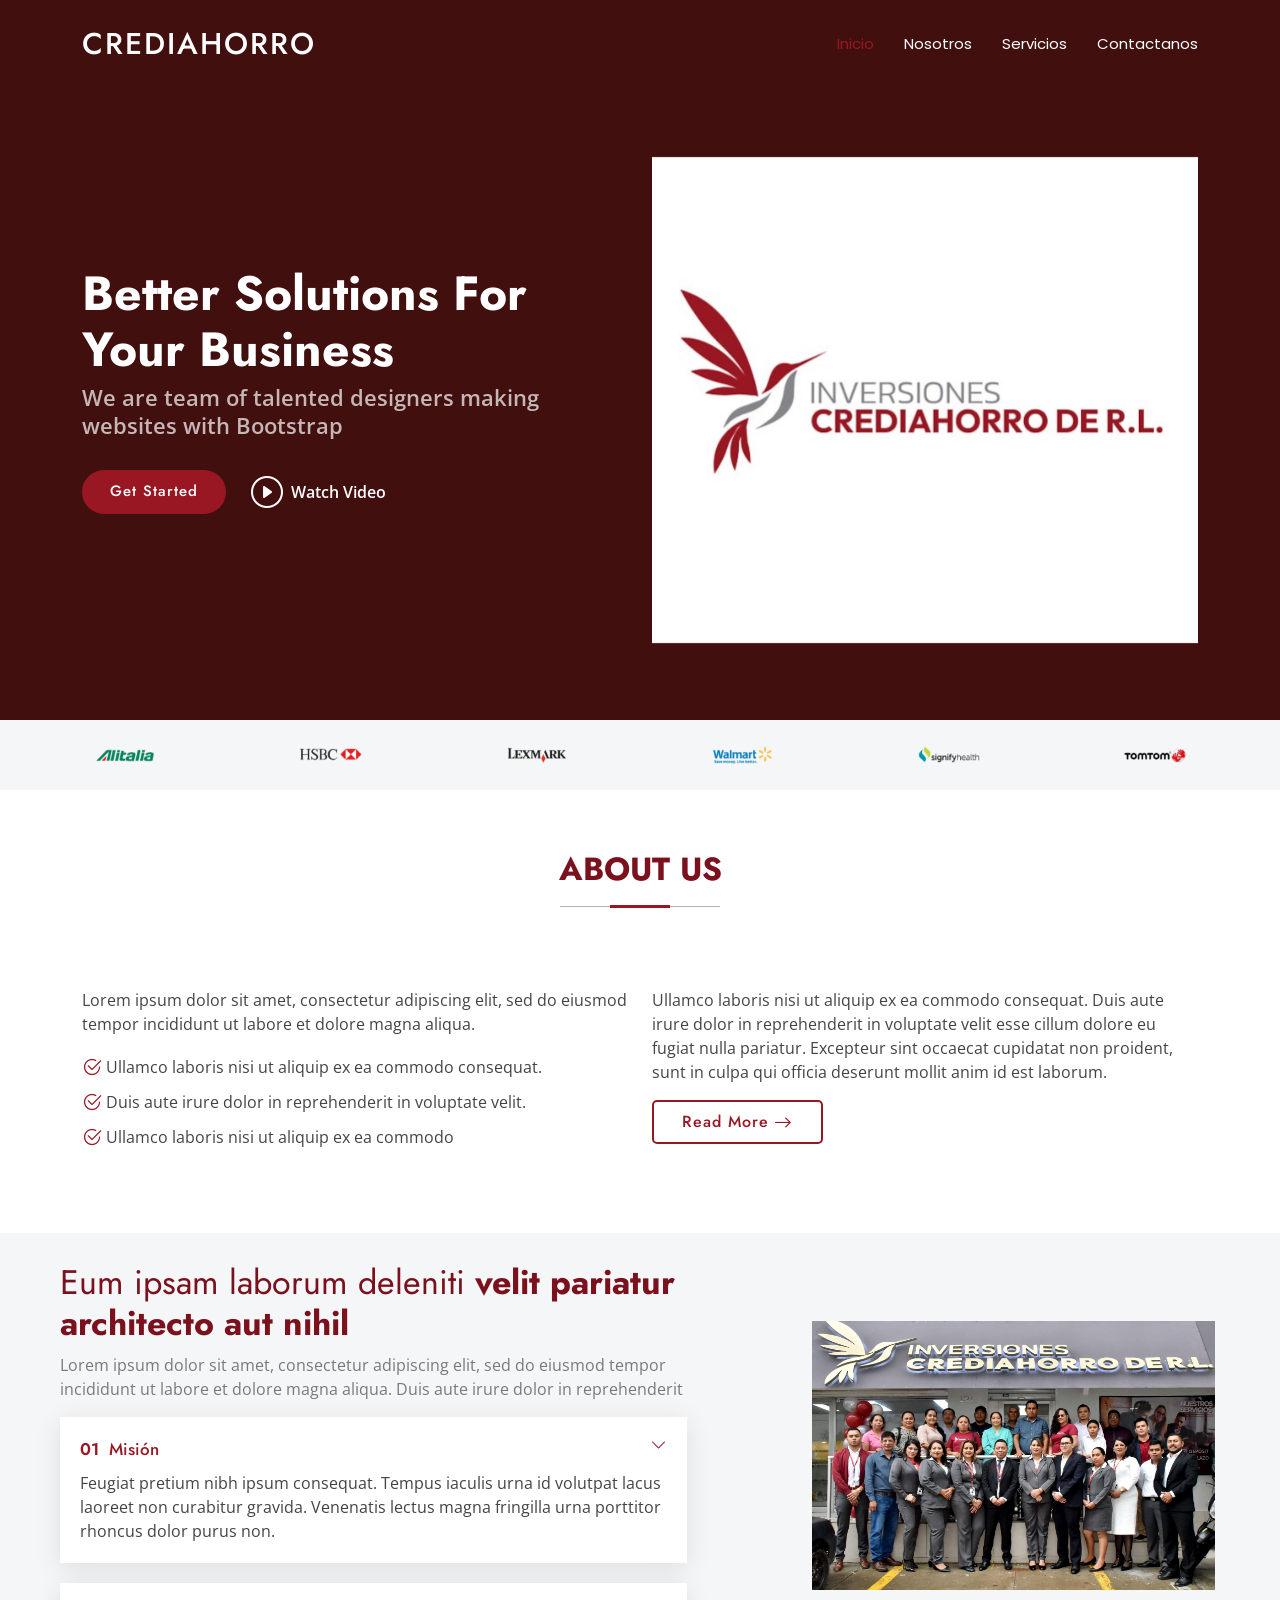
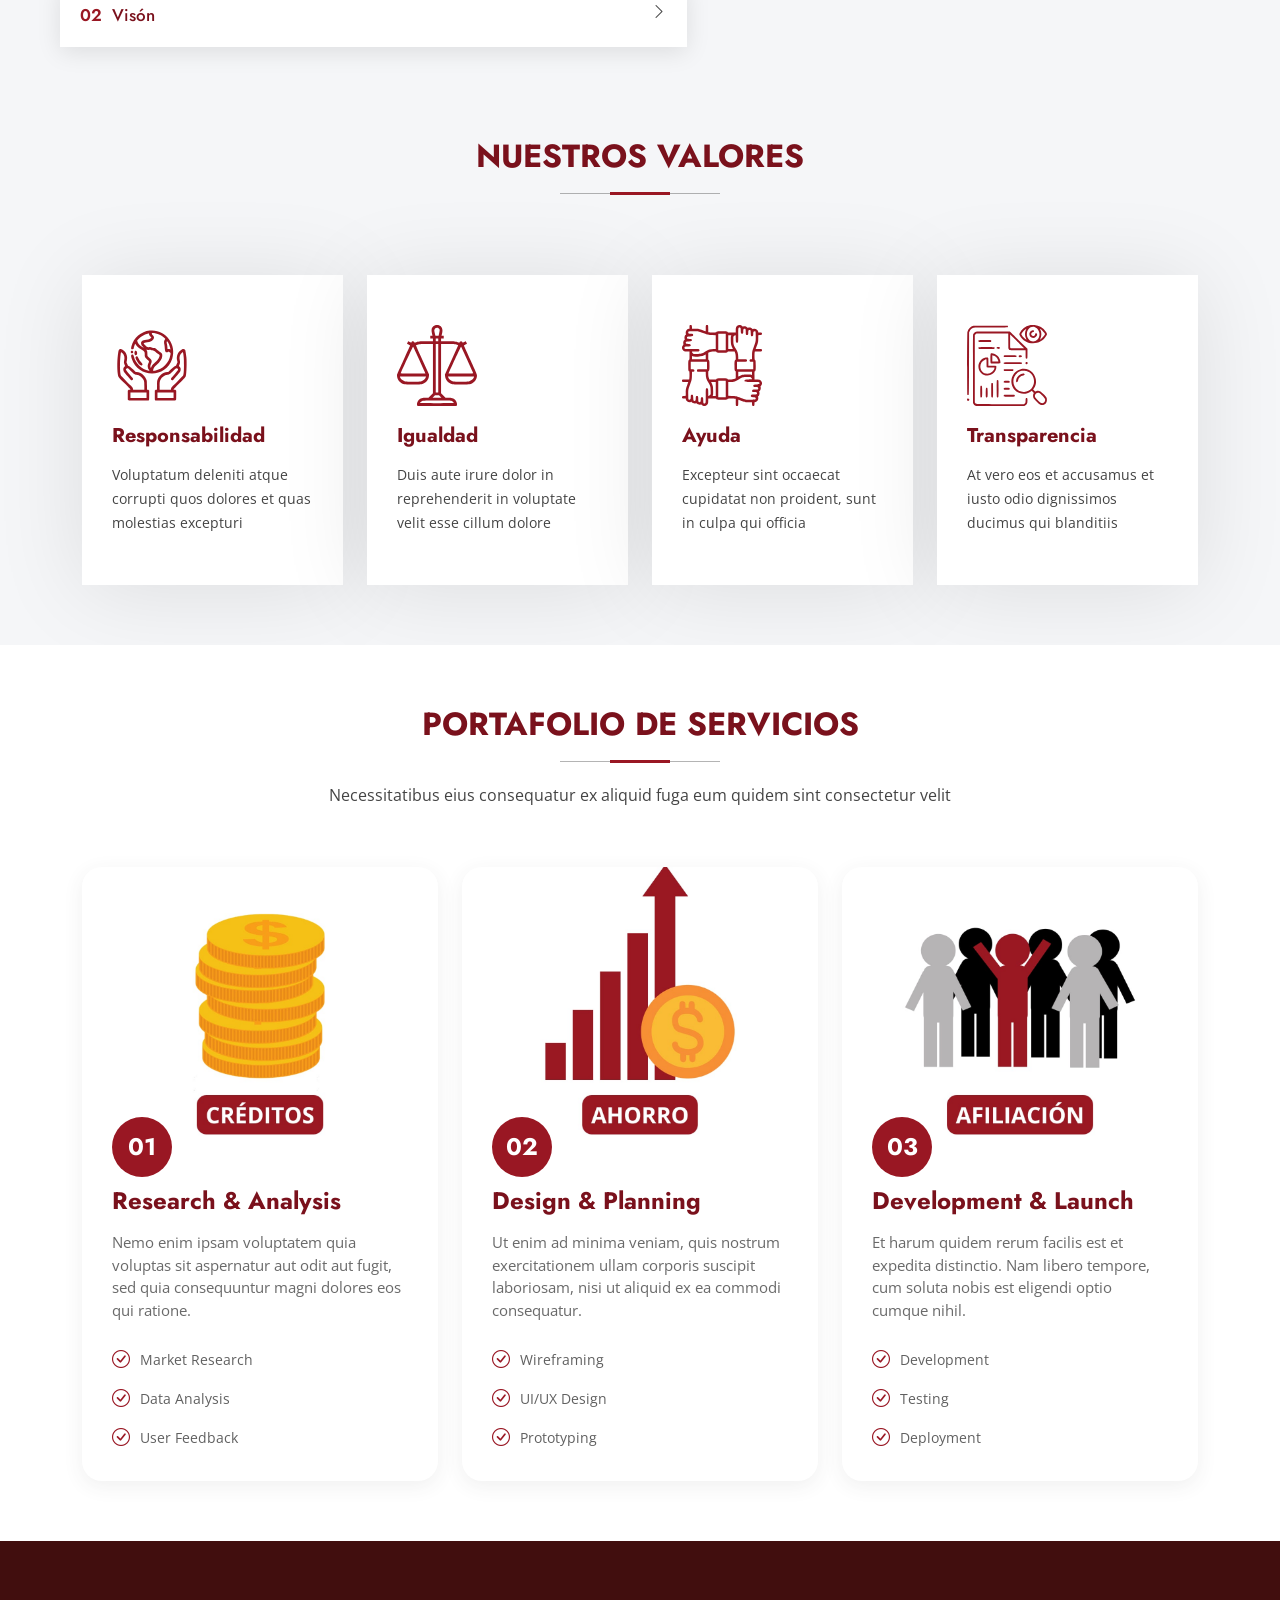
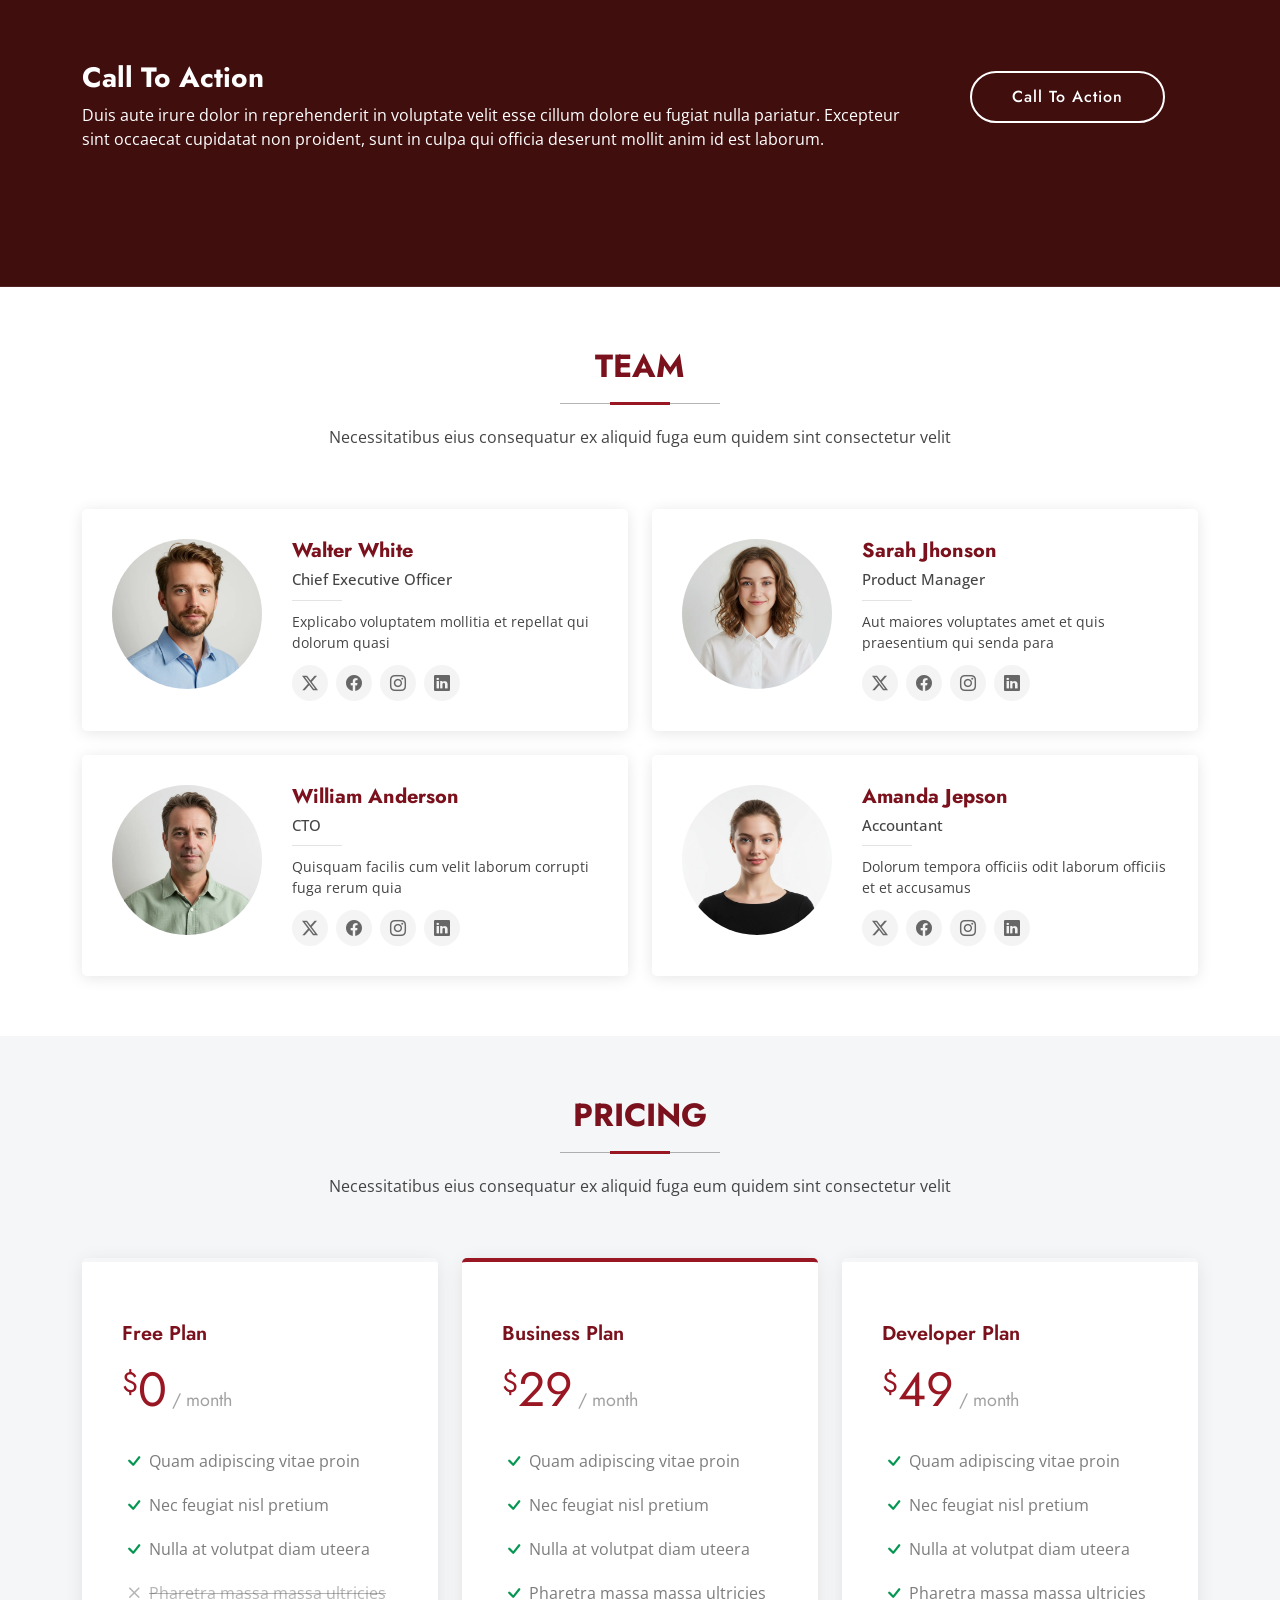
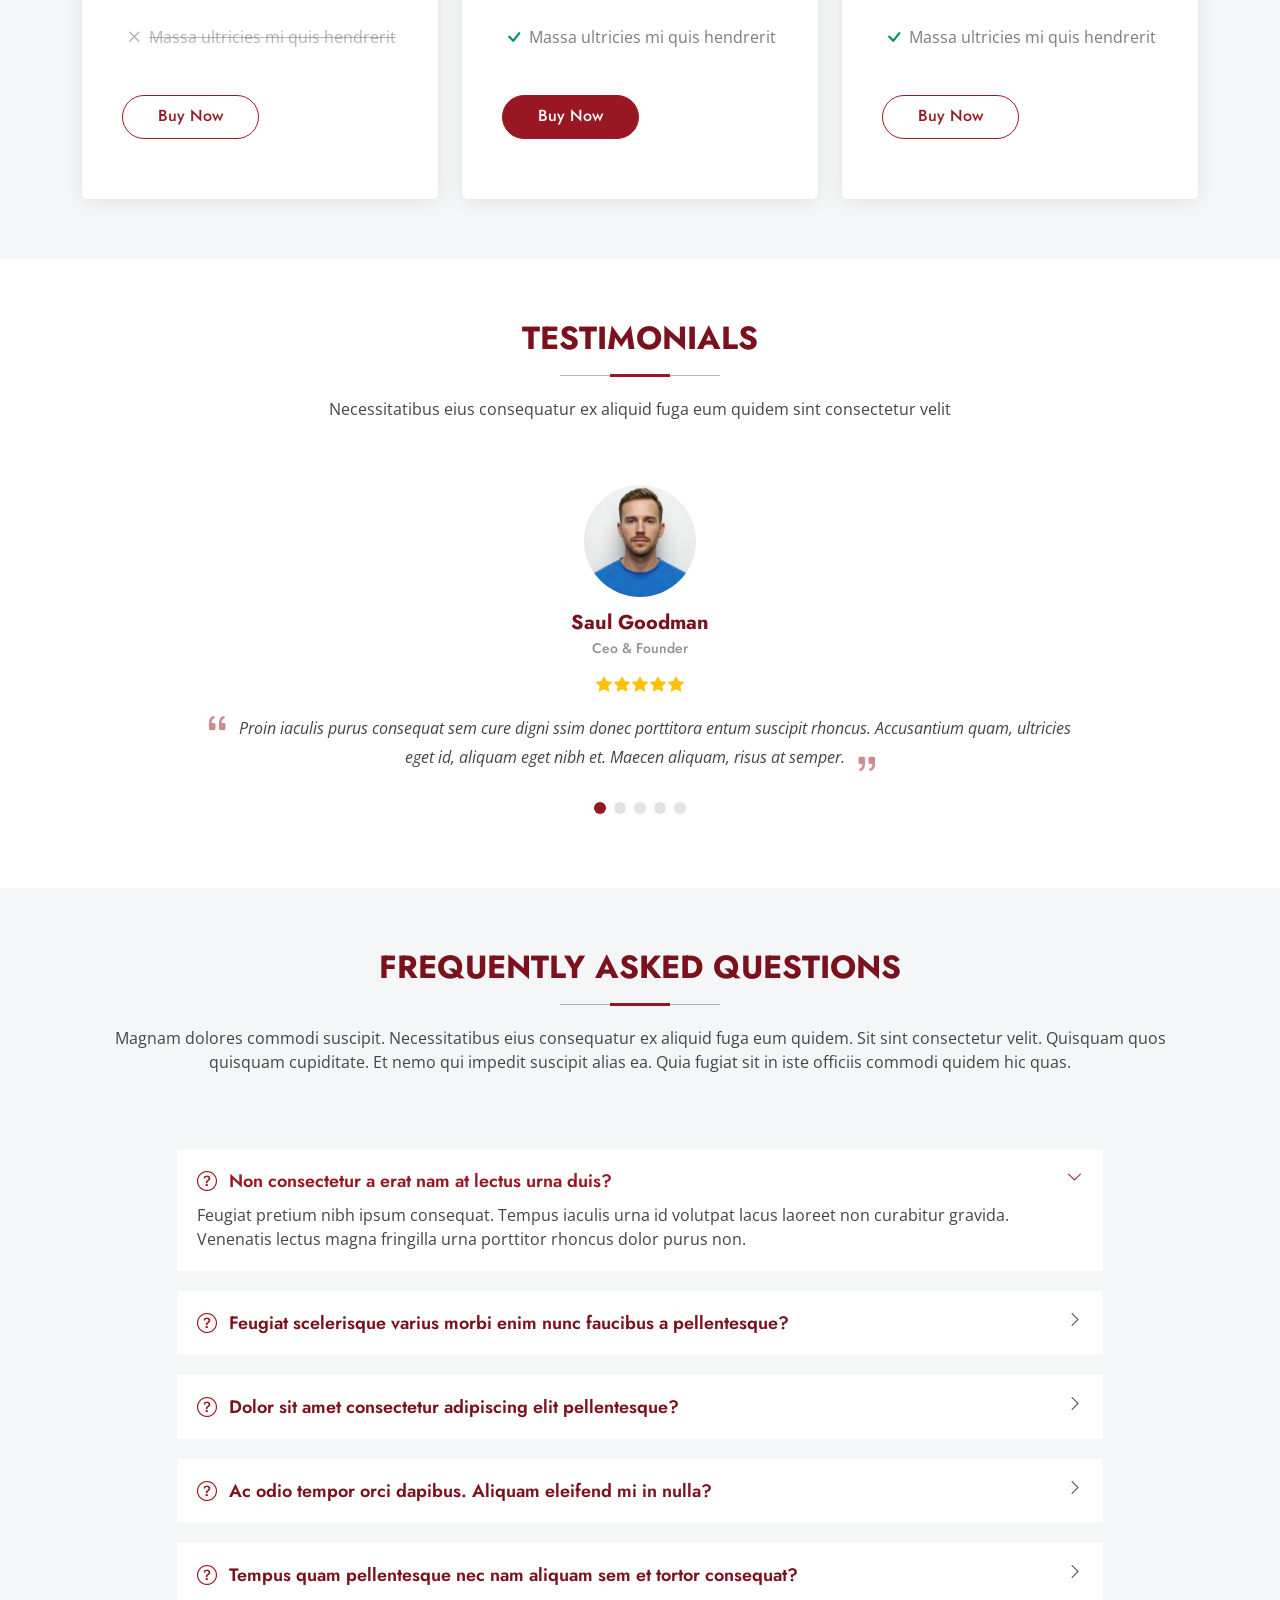
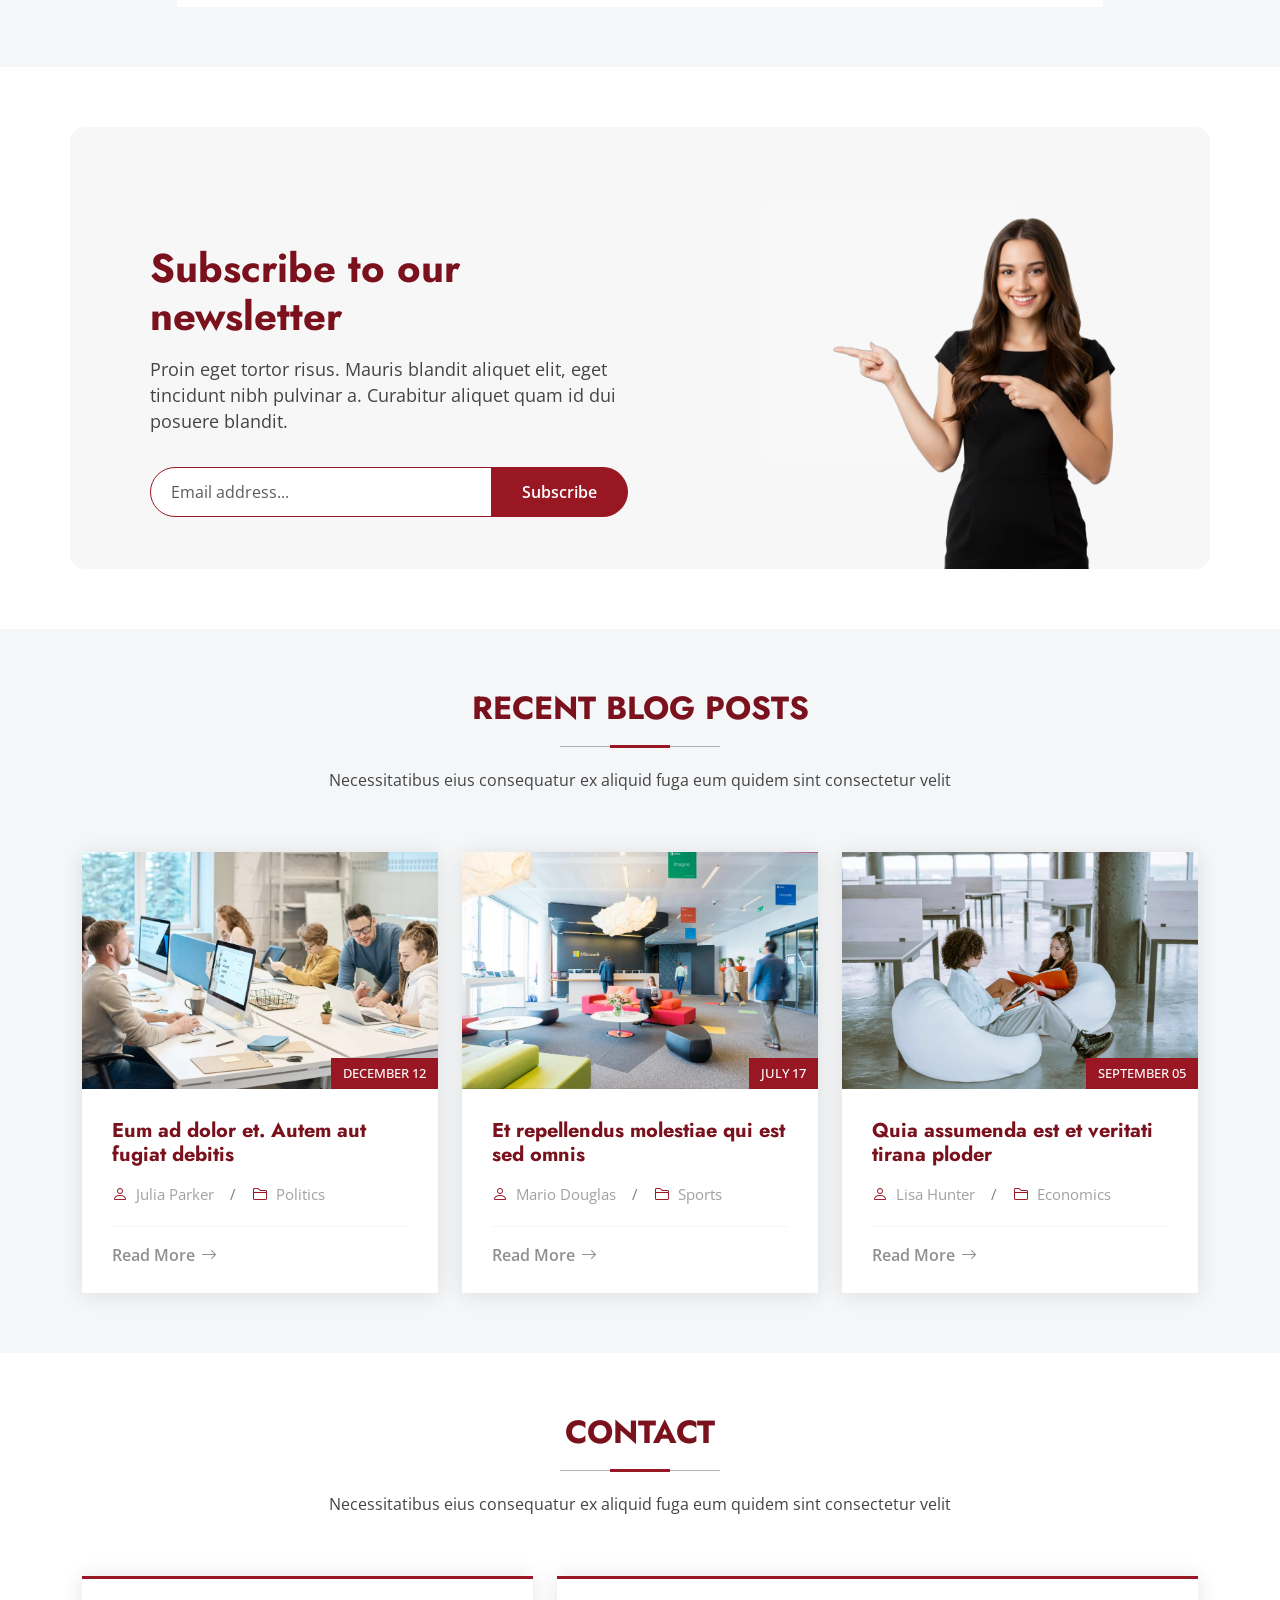
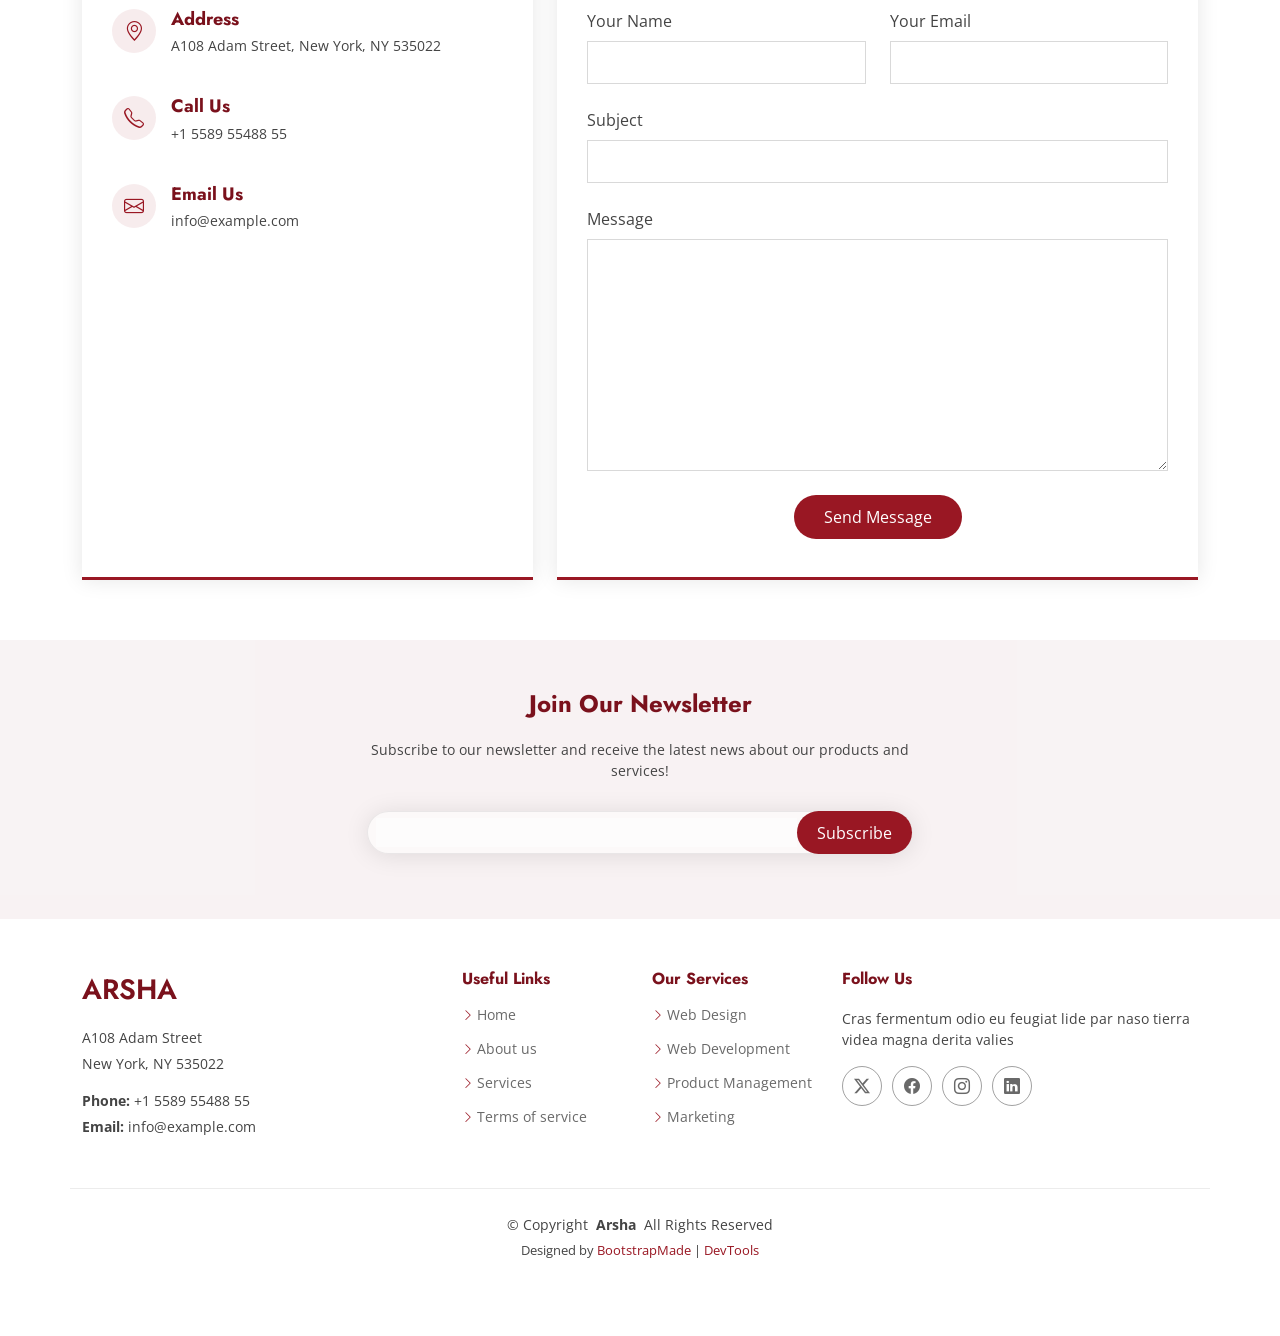
<file: propuestas/Arsha/index.html>
<!DOCTYPE html>
<html lang="en">

<head>
  <meta charset="utf-8">
  <meta content="width=device-width, initial-scale=1.0" name="viewport">
  <title>Index - Arsha Bootstrap Template</title>
  <meta name="description" content="">
  <meta name="keywords" content="">

  <!-- Favicons -->
  <link href="assets/img/favicon.png" rel="icon">
  <link href="assets/img/apple-touch-icon.png" rel="apple-touch-icon">

  <!-- Fonts -->
  <link href="https://fonts.googleapis.com" rel="preconnect">
  <link href="https://fonts.gstatic.com" rel="preconnect" crossorigin>
  <link href="https://fonts.googleapis.com/css2?family=Open+Sans:ital,wght@0,300;0,400;0,500;0,600;0,700;0,800;1,300;1,400;1,500;1,600;1,700;1,800&family=Poppins:ital,wght@0,100;0,200;0,300;0,400;0,500;0,600;0,700;0,800;0,900;1,100;1,200;1,300;1,400;1,500;1,600;1,700;1,800;1,900&family=Jost:ital,wght@0,100;0,200;0,300;0,400;0,500;0,600;0,700;0,800;0,900;1,100;1,200;1,300;1,400;1,500;1,600;1,700;1,800;1,900&display=swap" rel="stylesheet">

  <!-- Vendor CSS Files -->
  <link href="assets/vendor/bootstrap/css/bootstrap.min.css" rel="stylesheet">
  <link href="assets/vendor/bootstrap-icons/bootstrap-icons.css" rel="stylesheet">
  <link href="assets/vendor/aos/aos.css" rel="stylesheet">
  <link href="assets/vendor/glightbox/css/glightbox.min.css" rel="stylesheet">
  <link href="assets/vendor/swiper/swiper-bundle.min.css" rel="stylesheet">

  <!-- Main CSS File -->
  <link href="assets/css/main.css" rel="stylesheet">

  <!-- =======================================================
  * Template Name: Arsha
  * Template URL: https://bootstrapmade.com/arsha-free-bootstrap-html-template-corporate/
  * Updated: Feb 22 2025 with Bootstrap v5.3.3
  * Author: BootstrapMade.com
  * License: https://bootstrapmade.com/license/
  ======================================================== -->
</head>

<body class="index-page">

  <header id="header" class="header d-flex align-items-center fixed-top">
    <div class="container-fluid container-xl position-relative d-flex align-items-center">

      <a href="index.html" class="logo d-flex align-items-center me-auto">
        <!-- Uncomment the line below if you also wish to use an image logo -->
        <!-- <img src="assets/img/logo.webp" alt=""> -->
        <h1 class="sitename">CREDIAHORRO</h1>
      </a>

      <nav id="navmenu" class="navmenu">
        <ul>
          <li><a href="#hero" class="active">Inicio</a></li>
          <li><a href="#about">Nosotros</a></li>
          <li><a href="#services">Servicios</a></li>
          <li><a href="#contact">Contactanos</a></li>
        </ul>
        <i class="mobile-nav-toggle d-xl-none bi bi-list"></i>
      </nav>

    </div>
  </header>

  <main class="main">

    <!-- Hero Section -->
    <section id="hero" class="hero section dark-background">

      <div class="container">
        <div class="row gy-4">
          <div class="col-lg-6 order-2 order-lg-1 d-flex flex-column justify-content-center" data-aos="zoom-out">
            <h1>Better Solutions For Your Business</h1>
            <p>We are team of talented designers making websites with Bootstrap</p>
            <div class="d-flex">
              <a href="#about" class="btn-get-started">Get Started</a>
              <a href="https://www.youtube.com/watch?v=Y7f98aduVJ8" class="glightbox btn-watch-video d-flex align-items-center"><i class="bi bi-play-circle"></i><span>Watch Video</span></a>
            </div>
          </div>
          <div class="col-lg-6 order-1 order-lg-2 hero-img" data-aos="zoom-out" data-aos-delay="200">
            <img src="assets/images/logoP2.jpg" class="img-fluid animated" alt="">
          </div>
        </div>
      </div>

    </section><!-- /Hero Section -->

    <!-- Clients Section -->
    <section id="clients" class="clients section light-background">

      <div class="container" data-aos="zoom-in">

        <div class="swiper init-swiper">
          <script type="application/json" class="swiper-config">
            {
              "loop": true,
              "speed": 600,
              "autoplay": {
                "delay": 5000
              },
              "slidesPerView": "auto",
              "pagination": {
                "el": ".swiper-pagination",
                "type": "bullets",
                "clickable": true
              },
              "breakpoints": {
                "320": {
                  "slidesPerView": 2,
                  "spaceBetween": 40
                },
                "480": {
                  "slidesPerView": 3,
                  "spaceBetween": 60
                },
                "640": {
                  "slidesPerView": 4,
                  "spaceBetween": 80
                },
                "992": {
                  "slidesPerView": 5,
                  "spaceBetween": 120
                },
                "1200": {
                  "slidesPerView": 6,
                  "spaceBetween": 120
                }
              }
            }
          </script>
          <div class="swiper-wrapper align-items-center">
            <div class="swiper-slide"><img src="assets/img/clients/clients-1.webp" class="img-fluid" alt=""></div>
            <div class="swiper-slide"><img src="assets/img/clients/clients-2.webp" class="img-fluid" alt=""></div>
            <div class="swiper-slide"><img src="assets/img/clients/clients-3.webp" class="img-fluid" alt=""></div>
            <div class="swiper-slide"><img src="assets/img/clients/clients-4.webp" class="img-fluid" alt=""></div>
            <div class="swiper-slide"><img src="assets/img/clients/clients-5.webp" class="img-fluid" alt=""></div>
            <div class="swiper-slide"><img src="assets/img/clients/clients-6.webp" class="img-fluid" alt=""></div>
            <div class="swiper-slide"><img src="assets/img/clients/clients-7.webp" class="img-fluid" alt=""></div>
            <div class="swiper-slide"><img src="assets/img/clients/clients-8.webp" class="img-fluid" alt=""></div>
          </div>
        </div>

      </div>

    </section><!-- /Clients Section -->

    <!-- About Section -->
    <section id="about" class="about section">

      <!-- Section Title -->
      <div class="container section-title" data-aos="fade-up">
        <h2>About Us</h2>
      </div><!-- End Section Title -->

      <div class="container">

        <div class="row gy-4">

          <div class="col-lg-6 content" data-aos="fade-up" data-aos-delay="100">
            <p>
              Lorem ipsum dolor sit amet, consectetur adipiscing elit, sed do eiusmod tempor incididunt ut labore et dolore
              magna aliqua.
            </p>
            <ul>
              <li><i class="bi bi-check2-circle"></i> <span>Ullamco laboris nisi ut aliquip ex ea commodo consequat.</span></li>
              <li><i class="bi bi-check2-circle"></i> <span>Duis aute irure dolor in reprehenderit in voluptate velit.</span></li>
              <li><i class="bi bi-check2-circle"></i> <span>Ullamco laboris nisi ut aliquip ex ea commodo</span></li>
            </ul>
          </div>

          <div class="col-lg-6" data-aos="fade-up" data-aos-delay="200">
            <p>Ullamco laboris nisi ut aliquip ex ea commodo consequat. Duis aute irure dolor in reprehenderit in voluptate velit esse cillum dolore eu fugiat nulla pariatur. Excepteur sint occaecat cupidatat non proident, sunt in culpa qui officia deserunt mollit anim id est laborum. </p>
            <a href="#" class="read-more"><span>Read More</span><i class="bi bi-arrow-right"></i></a>
          </div>

        </div>

      </div>

    </section><!-- /About Section -->

    <!-- Why Us Section -->
    <section id="why-us" class="section why-us light-background" data-builder="section">

      <div class="container-fluid">

        <div class="row gy-4">

          <div class="col-lg-7 d-flex flex-column justify-content-center order-2 order-lg-1">

            <div class="content px-xl-5" data-aos="fade-up" data-aos-delay="100">
              <h3><span>Eum ipsam laborum deleniti </span><strong>velit pariatur architecto aut nihil</strong></h3>
              <p>
                Lorem ipsum dolor sit amet, consectetur adipiscing elit, sed do eiusmod tempor incididunt ut labore et dolore magna aliqua. Duis aute irure dolor in reprehenderit
              </p>
            </div>

            <div class="faq-container px-xl-5" data-aos="fade-up" data-aos-delay="200">

              <div class="faq-item faq-active">

                <h3><span>01</span> Misión</h3>
                <div class="faq-content">
                  <p>Feugiat pretium nibh ipsum consequat. Tempus iaculis urna id volutpat lacus laoreet non curabitur gravida. Venenatis lectus magna fringilla urna porttitor rhoncus dolor purus non.</p>
                </div>
                <i class="faq-toggle bi bi-chevron-right"></i>
              </div><!-- End Faq item-->

              <div class="faq-item">
                <h3><span>02</span> Visón</h3>
                <div class="faq-content">
                  <p>Dolor sit amet consectetur adipiscing elit pellentesque habitant morbi. Id interdum velit laoreet id donec ultrices. Fringilla phasellus faucibus scelerisque eleifend donec pretium. Est pellentesque elit ullamcorper dignissim. Mauris ultrices eros in cursus turpis massa tincidunt dui.</p>
                </div>
                <i class="faq-toggle bi bi-chevron-right"></i>
              </div><!-- End Faq item-->

            </div>

          </div>

          <div class="col-lg-5 order-1 order-lg-2 why-us-img">
            <img src="assets/images/banner.jpg" class="img-fluid" alt="" data-aos="zoom-in" data-aos-delay="100">
          </div>
        </div>

      </div>

    </section><!-- /Why Us Section -->
    <!-- Services Section -->
    <section id="services" class="services section light-background">

      <!-- Section Title -->
      <div class="container section-title" data-aos="fade-up">
        <h2>Nuestros Valores</h2>
        <p></p>
      </div><!-- End Section Title -->

      <div class="container">

        <div class="row gy-4">

          <div class="col-xl-3 col-md-6 d-flex" data-aos="fade-up" data-aos-delay="100">
            <div class="service-item position-relative">
              <div class="icon"><img src="./assets/images/valores/respons.svg" width="40%" alt="Responsabilidad" class="mb-2"><!-- <i class="bi bi-activity icon"></i> --></div>
              <h4><a href="" class="stretched-link">Responsabilidad</a></h4>
              <p>Voluptatum deleniti atque corrupti quos dolores et quas molestias excepturi</p>
            </div>
          </div><!-- End Service Item -->

          <div class="col-xl-3 col-md-6 d-flex" data-aos="fade-up" data-aos-delay="200">
            <div class="service-item position-relative">
              <div class="icon"><img src="./assets/images/valores/igualdad.svg" width="40%" alt="Igualdad" class="mb-2"><!-- <i class="bi bi-bounding-box-circles icon"></i> --></div>
              <h4><a href="" class="stretched-link">Igualdad</a></h4>
              <p>Duis aute irure dolor in reprehenderit in voluptate velit esse cillum dolore</p>
            </div>
          </div><!-- End Service Item -->

          <div class="col-xl-3 col-md-6 d-flex" data-aos="fade-up" data-aos-delay="300">
            <div class="service-item position-relative">
              <div class="icon"><img src="./assets/images/valores/ayuda.svg" width="40%" alt="Magni Dolores" class="mb-2"><!-- <i class="bi bi-calendar4-week icon"></i> --></div>
              <h4><a href="" class="stretched-link">Ayuda</a></h4>
              <p>Excepteur sint occaecat cupidatat non proident, sunt in culpa qui officia</p>
            </div>
          </div><!-- End Service Item -->

          <div class="col-xl-3 col-md-6 d-flex" data-aos="fade-up" data-aos-delay="400">
            <div class="service-item position-relative">
              <div class="icon"><img src="./assets/images/valores/transparencia.svg" width="40%" alt="Nemo Enim" class="mb-2"><!-- <i class="bi bi-broadcast icon"></i> --></div>
              <h4><a href="" class="stretched-link">Transparencia</a></h4>
              <p>At vero eos et accusamus et iusto odio dignissimos ducimus qui blanditiis</p>
            </div>
          </div><!-- End Service Item -->

        </div>

      </div>

    </section><!-- /Services Section -->

    <!-- Work Process Section -->
    <section id="work-process" class="work-process section">

      <!-- Section Title -->
      <div class="container section-title" data-aos="fade-up">
        <h2>Portafolio de Servicios</h2>
        <p>Necessitatibus eius consequatur ex aliquid fuga eum quidem sint consectetur velit</p>
      </div><!-- End Section Title -->

      <div class="container" data-aos="fade-up" data-aos-delay="100">

        <div class="row gy-5">

          <div class="col-lg-4" data-aos="fade-up" data-aos-delay="200">
            <div class="steps-item">
              <div class="steps-image">
                <img src="assets/images/1.jpg" alt="Step 1" class="img-fluid" loading="lazy">
              </div>
              <div class="steps-content">
                <div class="steps-number">01</div>
                <h3>Research &amp; Analysis</h3>
                <p>Nemo enim ipsam voluptatem quia voluptas sit aspernatur aut odit aut fugit, sed quia consequuntur magni dolores eos qui ratione.</p>
                <div class="steps-features">
                  <div class="feature-item">
                    <i class="bi bi-check-circle"></i>
                    <span>Market Research</span>
                  </div>
                  <div class="feature-item">
                    <i class="bi bi-check-circle"></i>
                    <span>Data Analysis</span>
                  </div>
                  <div class="feature-item">
                    <i class="bi bi-check-circle"></i>
                    <span>User Feedback</span>
                  </div>
                </div>
              </div>
            </div><!-- End Steps Item -->
          </div>

          <div class="col-lg-4" data-aos="fade-up" data-aos-delay="300">
            <div class="steps-item">
              <div class="steps-image">
                <img src="assets/images/2.jpg" alt="Step 2" class="img-fluid" loading="lazy">
              </div>
              <div class="steps-content">
                <div class="steps-number">02</div>
                <h3>Design &amp; Planning</h3>
                <p>Ut enim ad minima veniam, quis nostrum exercitationem ullam corporis suscipit laboriosam, nisi ut aliquid ex ea commodi consequatur.</p>
                <div class="steps-features">
                  <div class="feature-item">
                    <i class="bi bi-check-circle"></i>
                    <span>Wireframing</span>
                  </div>
                  <div class="feature-item">
                    <i class="bi bi-check-circle"></i>
                    <span>UI/UX Design</span>
                  </div>
                  <div class="feature-item">
                    <i class="bi bi-check-circle"></i>
                    <span>Prototyping</span>
                  </div>
                </div>
              </div>
            </div><!-- End Steps Item -->
          </div>

          <div class="col-lg-4" data-aos="fade-up" data-aos-delay="400">
            <div class="steps-item">
              <div class="steps-image">
                <img src="assets/images/3.jpg" alt="Step 3" class="img-fluid" loading="lazy">
              </div>
              <div class="steps-content">
                <div class="steps-number">03</div>
                <h3>Development &amp; Launch</h3>
                <p>Et harum quidem rerum facilis est et expedita distinctio. Nam libero tempore, cum soluta nobis est eligendi optio cumque nihil.</p>
                <div class="steps-features">
                  <div class="feature-item">
                    <i class="bi bi-check-circle"></i>
                    <span>Development</span>
                  </div>
                  <div class="feature-item">
                    <i class="bi bi-check-circle"></i>
                    <span>Testing</span>
                  </div>
                  <div class="feature-item">
                    <i class="bi bi-check-circle"></i>
                    <span>Deployment</span>
                  </div>
                </div>
              </div>
            </div><!-- End Steps Item -->
          </div>

        </div>

      </div>

    </section><!-- /Work Process Section -->

    <!-- Call To Action Section -->
    <section id="call-to-action" class="call-to-action section dark-background">

      <img src="assets/img/bg/bg-8.webp" alt="">

      <div class="container">

        <div class="row" data-aos="zoom-in" data-aos-delay="100">
          <div class="col-xl-9 text-center text-xl-start">
            <h3>Call To Action</h3>
            <p>Duis aute irure dolor in reprehenderit in voluptate velit esse cillum dolore eu fugiat nulla pariatur. Excepteur sint occaecat cupidatat non proident, sunt in culpa qui officia deserunt mollit anim id est laborum.</p>
          </div>
          <div class="col-xl-3 cta-btn-container text-center">
            <a class="cta-btn align-middle" href="#">Call To Action</a>
          </div>
        </div>

      </div>

    </section><!-- /Call To Action Section -->

    <!-- Team Section -->
    <section id="team" class="team section">

      <!-- Section Title -->
      <div class="container section-title" data-aos="fade-up">
        <h2>Team</h2>
        <p>Necessitatibus eius consequatur ex aliquid fuga eum quidem sint consectetur velit</p>
      </div><!-- End Section Title -->

      <div class="container">

        <div class="row gy-4">

          <div class="col-lg-6" data-aos="fade-up" data-aos-delay="100">
            <div class="team-member d-flex align-items-start">
              <div class="pic"><img src="assets/img/person/person-m-7.webp" class="img-fluid" alt=""></div>
              <div class="member-info">
                <h4>Walter White</h4>
                <span>Chief Executive Officer</span>
                <p>Explicabo voluptatem mollitia et repellat qui dolorum quasi</p>
                <div class="social">
                  <a href=""><i class="bi bi-twitter-x"></i></a>
                  <a href=""><i class="bi bi-facebook"></i></a>
                  <a href=""><i class="bi bi-instagram"></i></a>
                  <a href=""> <i class="bi bi-linkedin"></i> </a>
                </div>
              </div>
            </div>
          </div><!-- End Team Member -->

          <div class="col-lg-6" data-aos="fade-up" data-aos-delay="200">
            <div class="team-member d-flex align-items-start">
              <div class="pic"><img src="assets/img/person/person-f-8.webp" class="img-fluid" alt=""></div>
              <div class="member-info">
                <h4>Sarah Jhonson</h4>
                <span>Product Manager</span>
                <p>Aut maiores voluptates amet et quis praesentium qui senda para</p>
                <div class="social">
                  <a href=""><i class="bi bi-twitter-x"></i></a>
                  <a href=""><i class="bi bi-facebook"></i></a>
                  <a href=""><i class="bi bi-instagram"></i></a>
                  <a href=""> <i class="bi bi-linkedin"></i> </a>
                </div>
              </div>
            </div>
          </div><!-- End Team Member -->

          <div class="col-lg-6" data-aos="fade-up" data-aos-delay="300">
            <div class="team-member d-flex align-items-start">
              <div class="pic"><img src="assets/img/person/person-m-6.webp" class="img-fluid" alt=""></div>
              <div class="member-info">
                <h4>William Anderson</h4>
                <span>CTO</span>
                <p>Quisquam facilis cum velit laborum corrupti fuga rerum quia</p>
                <div class="social">
                  <a href=""><i class="bi bi-twitter-x"></i></a>
                  <a href=""><i class="bi bi-facebook"></i></a>
                  <a href=""><i class="bi bi-instagram"></i></a>
                  <a href=""> <i class="bi bi-linkedin"></i> </a>
                </div>
              </div>
            </div>
          </div><!-- End Team Member -->

          <div class="col-lg-6" data-aos="fade-up" data-aos-delay="400">
            <div class="team-member d-flex align-items-start">
              <div class="pic"><img src="assets/img/person/person-f-4.webp" class="img-fluid" alt=""></div>
              <div class="member-info">
                <h4>Amanda Jepson</h4>
                <span>Accountant</span>
                <p>Dolorum tempora officiis odit laborum officiis et et accusamus</p>
                <div class="social">
                  <a href=""><i class="bi bi-twitter-x"></i></a>
                  <a href=""><i class="bi bi-facebook"></i></a>
                  <a href=""><i class="bi bi-instagram"></i></a>
                  <a href=""> <i class="bi bi-linkedin"></i> </a>
                </div>
              </div>
            </div>
          </div><!-- End Team Member -->

        </div>

      </div>

    </section><!-- /Team Section -->

    <!-- Pricing Section -->
    <section id="pricing" class="pricing section light-background">

      <!-- Section Title -->
      <div class="container section-title" data-aos="fade-up">
        <h2>Pricing</h2>
        <p>Necessitatibus eius consequatur ex aliquid fuga eum quidem sint consectetur velit</p>
      </div><!-- End Section Title -->

      <div class="container">

        <div class="row gy-4">

          <div class="col-lg-4" data-aos="zoom-in" data-aos-delay="100">
            <div class="pricing-item">
              <h3>Free Plan</h3>
              <h4><sup>$</sup>0<span> / month</span></h4>
              <ul>
                <li><i class="bi bi-check"></i> <span>Quam adipiscing vitae proin</span></li>
                <li><i class="bi bi-check"></i> <span>Nec feugiat nisl pretium</span></li>
                <li><i class="bi bi-check"></i> <span>Nulla at volutpat diam uteera</span></li>
                <li class="na"><i class="bi bi-x"></i> <span>Pharetra massa massa ultricies</span></li>
                <li class="na"><i class="bi bi-x"></i> <span>Massa ultricies mi quis hendrerit</span></li>
              </ul>
              <a href="#" class="buy-btn">Buy Now</a>
            </div>
          </div><!-- End Pricing Item -->

          <div class="col-lg-4" data-aos="zoom-in" data-aos-delay="200">
            <div class="pricing-item featured">
              <h3>Business Plan</h3>
              <h4><sup>$</sup>29<span> / month</span></h4>
              <ul>
                <li><i class="bi bi-check"></i> <span>Quam adipiscing vitae proin</span></li>
                <li><i class="bi bi-check"></i> <span>Nec feugiat nisl pretium</span></li>
                <li><i class="bi bi-check"></i> <span>Nulla at volutpat diam uteera</span></li>
                <li><i class="bi bi-check"></i> <span>Pharetra massa massa ultricies</span></li>
                <li><i class="bi bi-check"></i> <span>Massa ultricies mi quis hendrerit</span></li>
              </ul>
              <a href="#" class="buy-btn">Buy Now</a>
            </div>
          </div><!-- End Pricing Item -->

          <div class="col-lg-4" data-aos="zoom-in" data-aos-delay="300">
            <div class="pricing-item">
              <h3>Developer Plan</h3>
              <h4><sup>$</sup>49<span> / month</span></h4>
              <ul>
                <li><i class="bi bi-check"></i> <span>Quam adipiscing vitae proin</span></li>
                <li><i class="bi bi-check"></i> <span>Nec feugiat nisl pretium</span></li>
                <li><i class="bi bi-check"></i> <span>Nulla at volutpat diam uteera</span></li>
                <li><i class="bi bi-check"></i> <span>Pharetra massa massa ultricies</span></li>
                <li><i class="bi bi-check"></i> <span>Massa ultricies mi quis hendrerit</span></li>
              </ul>
              <a href="#" class="buy-btn">Buy Now</a>
            </div>
          </div><!-- End Pricing Item -->

        </div>

      </div>

    </section><!-- /Pricing Section -->

    <!-- Testimonials Section -->
    <section id="testimonials" class="testimonials section">

      <!-- Section Title -->
      <div class="container section-title" data-aos="fade-up">
        <h2>Testimonials</h2>
        <p>Necessitatibus eius consequatur ex aliquid fuga eum quidem sint consectetur velit</p>
      </div><!-- End Section Title -->

      <div class="container" data-aos="fade-up" data-aos-delay="100">

        <div class="swiper init-swiper">
          <script type="application/json" class="swiper-config">
            {
              "loop": true,
              "speed": 600,
              "autoplay": {
                "delay": 5000
              },
              "slidesPerView": "auto",
              "pagination": {
                "el": ".swiper-pagination",
                "type": "bullets",
                "clickable": true
              }
            }
          </script>
          <div class="swiper-wrapper">

            <div class="swiper-slide">
              <div class="testimonial-item">
                <img src="assets/img/person/person-m-9.webp" class="testimonial-img" alt="">
                <h3>Saul Goodman</h3>
                <h4>Ceo &amp; Founder</h4>
                <div class="stars">
                  <i class="bi bi-star-fill"></i><i class="bi bi-star-fill"></i><i class="bi bi-star-fill"></i><i class="bi bi-star-fill"></i><i class="bi bi-star-fill"></i>
                </div>
                <p>
                  <i class="bi bi-quote quote-icon-left"></i>
                  <span>Proin iaculis purus consequat sem cure digni ssim donec porttitora entum suscipit rhoncus. Accusantium quam, ultricies eget id, aliquam eget nibh et. Maecen aliquam, risus at semper.</span>
                  <i class="bi bi-quote quote-icon-right"></i>
                </p>
              </div>
            </div><!-- End testimonial item -->

            <div class="swiper-slide">
              <div class="testimonial-item">
                <img src="assets/img/person/person-f-5.webp" class="testimonial-img" alt="">
                <h3>Sara Wilsson</h3>
                <h4>Designer</h4>
                <div class="stars">
                  <i class="bi bi-star-fill"></i><i class="bi bi-star-fill"></i><i class="bi bi-star-fill"></i><i class="bi bi-star-fill"></i><i class="bi bi-star-fill"></i>
                </div>
                <p>
                  <i class="bi bi-quote quote-icon-left"></i>
                  <span>Export tempor illum tamen malis malis eram quae irure esse labore quem cillum quid cillum eram malis quorum velit fore eram velit sunt aliqua noster fugiat irure amet legam anim culpa.</span>
                  <i class="bi bi-quote quote-icon-right"></i>
                </p>
              </div>
            </div><!-- End testimonial item -->

            <div class="swiper-slide">
              <div class="testimonial-item">
                <img src="assets/img/person/person-f-12.webp" class="testimonial-img" alt="">
                <h3>Jena Karlis</h3>
                <h4>Store Owner</h4>
                <div class="stars">
                  <i class="bi bi-star-fill"></i><i class="bi bi-star-fill"></i><i class="bi bi-star-fill"></i><i class="bi bi-star-fill"></i><i class="bi bi-star-fill"></i>
                </div>
                <p>
                  <i class="bi bi-quote quote-icon-left"></i>
                  <span>Enim nisi quem export duis labore cillum quae magna enim sint quorum nulla quem veniam duis minim tempor labore quem eram duis noster aute amet eram fore quis sint minim.</span>
                  <i class="bi bi-quote quote-icon-right"></i>
                </p>
              </div>
            </div><!-- End testimonial item -->

            <div class="swiper-slide">
              <div class="testimonial-item">
                <img src="assets/img/person/person-m-12.webp" class="testimonial-img" alt="">
                <h3>Matt Brandon</h3>
                <h4>Freelancer</h4>
                <div class="stars">
                  <i class="bi bi-star-fill"></i><i class="bi bi-star-fill"></i><i class="bi bi-star-fill"></i><i class="bi bi-star-fill"></i><i class="bi bi-star-fill"></i>
                </div>
                <p>
                  <i class="bi bi-quote quote-icon-left"></i>
                  <span>Fugiat enim eram quae cillum dolore dolor amet nulla culpa multos export minim fugiat minim velit minim dolor enim duis veniam ipsum anim magna sunt elit fore quem dolore labore illum veniam.</span>
                  <i class="bi bi-quote quote-icon-right"></i>
                </p>
              </div>
            </div><!-- End testimonial item -->

            <div class="swiper-slide">
              <div class="testimonial-item">
                <img src="assets/img/person/person-m-13.webp" class="testimonial-img" alt="">
                <h3>John Larson</h3>
                <h4>Entrepreneur</h4>
                <div class="stars">
                  <i class="bi bi-star-fill"></i><i class="bi bi-star-fill"></i><i class="bi bi-star-fill"></i><i class="bi bi-star-fill"></i><i class="bi bi-star-fill"></i>
                </div>
                <p>
                  <i class="bi bi-quote quote-icon-left"></i>
                  <span>Quis quorum aliqua sint quem legam fore sunt eram irure aliqua veniam tempor noster veniam enim culpa labore duis sunt culpa nulla illum cillum fugiat legam esse veniam culpa fore nisi cillum quid.</span>
                  <i class="bi bi-quote quote-icon-right"></i>
                </p>
              </div>
            </div><!-- End testimonial item -->

          </div>
          <div class="swiper-pagination"></div>
        </div>

      </div>

    </section><!-- /Testimonials Section -->

    <!-- Faq 2 Section -->
    <section id="faq-2" class="faq-2 section light-background">

      <!-- Section Title -->
      <div class="container section-title" data-aos="fade-up">
        <h2>Frequently Asked Questions</h2>
        <p>Magnam dolores commodi suscipit. Necessitatibus eius consequatur ex aliquid fuga eum quidem. Sit sint consectetur velit. Quisquam quos quisquam cupiditate. Et nemo qui impedit suscipit alias ea. Quia fugiat sit in iste officiis commodi quidem hic quas.</p>
      </div><!-- End Section Title -->

      <div class="container">

        <div class="row justify-content-center">

          <div class="col-lg-10">

            <div class="faq-container">

              <div class="faq-item faq-active" data-aos="fade-up" data-aos-delay="200">
                <i class="faq-icon bi bi-question-circle"></i>
                <h3>Non consectetur a erat nam at lectus urna duis?</h3>
                <div class="faq-content">
                  <p>Feugiat pretium nibh ipsum consequat. Tempus iaculis urna id volutpat lacus laoreet non curabitur gravida. Venenatis lectus magna fringilla urna porttitor rhoncus dolor purus non.</p>
                </div>
                <i class="faq-toggle bi bi-chevron-right"></i>
              </div><!-- End Faq item-->

              <div class="faq-item" data-aos="fade-up" data-aos-delay="300">
                <i class="faq-icon bi bi-question-circle"></i>
                <h3>Feugiat scelerisque varius morbi enim nunc faucibus a pellentesque?</h3>
                <div class="faq-content">
                  <p>Dolor sit amet consectetur adipiscing elit pellentesque habitant morbi. Id interdum velit laoreet id donec ultrices. Fringilla phasellus faucibus scelerisque eleifend donec pretium. Est pellentesque elit ullamcorper dignissim. Mauris ultrices eros in cursus turpis massa tincidunt dui.</p>
                </div>
                <i class="faq-toggle bi bi-chevron-right"></i>
              </div><!-- End Faq item-->

              <div class="faq-item" data-aos="fade-up" data-aos-delay="400">
                <i class="faq-icon bi bi-question-circle"></i>
                <h3>Dolor sit amet consectetur adipiscing elit pellentesque?</h3>
                <div class="faq-content">
                  <p>Eleifend mi in nulla posuere sollicitudin aliquam ultrices sagittis orci. Faucibus pulvinar elementum integer enim. Sem nulla pharetra diam sit amet nisl suscipit. Rutrum tellus pellentesque eu tincidunt. Lectus urna duis convallis convallis tellus. Urna molestie at elementum eu facilisis sed odio morbi quis</p>
                </div>
                <i class="faq-toggle bi bi-chevron-right"></i>
              </div><!-- End Faq item-->

              <div class="faq-item" data-aos="fade-up" data-aos-delay="500">
                <i class="faq-icon bi bi-question-circle"></i>
                <h3>Ac odio tempor orci dapibus. Aliquam eleifend mi in nulla?</h3>
                <div class="faq-content">
                  <p>Dolor sit amet consectetur adipiscing elit pellentesque habitant morbi. Id interdum velit laoreet id donec ultrices. Fringilla phasellus faucibus scelerisque eleifend donec pretium. Est pellentesque elit ullamcorper dignissim. Mauris ultrices eros in cursus turpis massa tincidunt dui.</p>
                </div>
                <i class="faq-toggle bi bi-chevron-right"></i>
              </div><!-- End Faq item-->

              <div class="faq-item" data-aos="fade-up" data-aos-delay="600">
                <i class="faq-icon bi bi-question-circle"></i>
                <h3>Tempus quam pellentesque nec nam aliquam sem et tortor consequat?</h3>
                <div class="faq-content">
                  <p>Molestie a iaculis at erat pellentesque adipiscing commodo. Dignissim suspendisse in est ante in. Nunc vel risus commodo viverra maecenas accumsan. Sit amet nisl suscipit adipiscing bibendum est. Purus gravida quis blandit turpis cursus in</p>
                </div>
                <i class="faq-toggle bi bi-chevron-right"></i>
              </div><!-- End Faq item-->

            </div>

          </div>

        </div>

      </div>

    </section><!-- /Faq 2 Section -->

    <!-- Subscribe Section -->
    <section id="subscribe" class="subscribe section">
      <div class="container" data-aos="fade-up" data-aos-delay="100">
        <div class="row gy-4 justify-content-between align-items-center">
          <div class="col-lg-6">
            <div class="cta-content" data-aos="fade-up" data-aos-delay="200">
              <h2>Subscribe to our newsletter</h2>
              <p>Proin eget tortor risus. Mauris blandit aliquet elit, eget tincidunt nibh pulvinar a. Curabitur aliquet quam id dui posuere blandit.</p>
              <form action="forms/newsletter.php" method="post" class="php-email-form cta-form" data-aos="fade-up" data-aos-delay="300">
                <div class="input-group mb-3">
                  <input type="email" class="form-control" placeholder="Email address..." aria-label="Email address" aria-describedby="button-subscribe">
                  <button class="btn btn-primary" type="submit" id="button-subscribe">Subscribe</button>
                </div>
                <div class="loading">Loading</div>
                <div class="error-message"></div>
                <div class="sent-message">Your subscription request has been sent. Thank you!</div>
              </form>
            </div>
          </div>
          <div class="col-lg-4">
            <div class="cta-image" data-aos="zoom-out" data-aos-delay="200">
              <img src="assets/img/cta/cta-1.webp" alt="" class="img-fluid">
            </div>
          </div>
        </div>
      </div>
    </section><!-- /Subscribe Section -->

    <!-- Recent Blog Postst Section -->
    <section id="recent-blog-postst" class="recent-blog-postst section light-background">

      <!-- Section Title -->
      <div class="container section-title" data-aos="fade-up">
        <h2>Recent Blog Posts</h2>
        <p>Necessitatibus eius consequatur ex aliquid fuga eum quidem sint consectetur velit</p>
      </div><!-- End Section Title -->

      <div class="container">

        <div class="row gy-5">

          <div class="col-xl-4 col-md-6">
            <div class="post-item position-relative h-100" data-aos="fade-up" data-aos-delay="100">

              <div class="post-img position-relative overflow-hidden">
                <img src="assets/img/blog/blog-post-1.webp" class="img-fluid" alt="">
                <span class="post-date">December 12</span>
              </div>

              <div class="post-content d-flex flex-column">

                <h3 class="post-title">Eum ad dolor et. Autem aut fugiat debitis</h3>

                <div class="meta d-flex align-items-center">
                  <div class="d-flex align-items-center">
                    <i class="bi bi-person"></i> <span class="ps-2">Julia Parker</span>
                  </div>
                  <span class="px-3 text-black-50">/</span>
                  <div class="d-flex align-items-center">
                    <i class="bi bi-folder2"></i> <span class="ps-2">Politics</span>
                  </div>
                </div>

                <hr>

                <a href="blog-details.html" class="readmore stretched-link"><span>Read More</span><i class="bi bi-arrow-right"></i></a>

              </div>

            </div>
          </div><!-- End post item -->

          <div class="col-xl-4 col-md-6">
            <div class="post-item position-relative h-100" data-aos="fade-up" data-aos-delay="200">

              <div class="post-img position-relative overflow-hidden">
                <img src="assets/img/blog/blog-post-2.webp" class="img-fluid" alt="">
                <span class="post-date">July 17</span>
              </div>

              <div class="post-content d-flex flex-column">

                <h3 class="post-title">Et repellendus molestiae qui est sed omnis</h3>

                <div class="meta d-flex align-items-center">
                  <div class="d-flex align-items-center">
                    <i class="bi bi-person"></i> <span class="ps-2">Mario Douglas</span>
                  </div>
                  <span class="px-3 text-black-50">/</span>
                  <div class="d-flex align-items-center">
                    <i class="bi bi-folder2"></i> <span class="ps-2">Sports</span>
                  </div>
                </div>

                <hr>

                <a href="blog-details.html" class="readmore stretched-link"><span>Read More</span><i class="bi bi-arrow-right"></i></a>

              </div>

            </div>
          </div><!-- End post item -->

          <div class="col-xl-4 col-md-6" data-aos="fade-up" data-aos-delay="300">
            <div class="post-item position-relative h-100">

              <div class="post-img position-relative overflow-hidden">
                <img src="assets/img/blog/blog-post-3.webp" class="img-fluid" alt="">
                <span class="post-date">September 05</span>
              </div>

              <div class="post-content d-flex flex-column">

                <h3 class="post-title">Quia assumenda est et veritati tirana ploder</h3>

                <div class="meta d-flex align-items-center">
                  <div class="d-flex align-items-center">
                    <i class="bi bi-person"></i> <span class="ps-2">Lisa Hunter</span>
                  </div>
                  <span class="px-3 text-black-50">/</span>
                  <div class="d-flex align-items-center">
                    <i class="bi bi-folder2"></i> <span class="ps-2">Economics</span>
                  </div>
                </div>

                <hr>

                <a href="blog-details.html" class="readmore stretched-link"><span>Read More</span><i class="bi bi-arrow-right"></i></a>

              </div>

            </div>
          </div><!-- End post item -->

        </div>

      </div>

    </section><!-- /Recent Blog Postst Section -->

    <!-- Contact Section -->
    <section id="contact" class="contact section">

      <!-- Section Title -->
      <div class="container section-title" data-aos="fade-up">
        <h2>Contact</h2>
        <p>Necessitatibus eius consequatur ex aliquid fuga eum quidem sint consectetur velit</p>
      </div><!-- End Section Title -->

      <div class="container" data-aos="fade-up" data-aos-delay="100">

        <div class="row gy-4">

          <div class="col-lg-5">

            <div class="info-wrap">
              <div class="info-item d-flex" data-aos="fade-up" data-aos-delay="200">
                <i class="bi bi-geo-alt flex-shrink-0"></i>
                <div>
                  <h3>Address</h3>
                  <p>A108 Adam Street, New York, NY 535022</p>
                </div>
              </div><!-- End Info Item -->

              <div class="info-item d-flex" data-aos="fade-up" data-aos-delay="300">
                <i class="bi bi-telephone flex-shrink-0"></i>
                <div>
                  <h3>Call Us</h3>
                  <p>+1 5589 55488 55</p>
                </div>
              </div><!-- End Info Item -->

              <div class="info-item d-flex" data-aos="fade-up" data-aos-delay="400">
                <i class="bi bi-envelope flex-shrink-0"></i>
                <div>
                  <h3>Email Us</h3>
                  <p>info@example.com</p>
                </div>
              </div><!-- End Info Item -->

              <iframe src="https://www.google.com/maps/embed?pb=!1m14!1m8!1m3!1d48389.78314118045!2d-74.006138!3d40.710059!3m2!1i1024!2i768!4f13.1!3m3!1m2!1s0x89c25a22a3bda30d%3A0xb89d1fe6bc499443!2sDowntown%20Conference%20Center!5e0!3m2!1sen!2sus!4v1676961268712!5m2!1sen!2sus" frameborder="0" style="border:0; width: 100%; height: 270px;" allowfullscreen="" loading="lazy" referrerpolicy="no-referrer-when-downgrade"></iframe>
            </div>
          </div>

          <div class="col-lg-7">
            <form action="forms/contact.php" method="post" class="php-email-form" data-aos="fade-up" data-aos-delay="200">
              <div class="row gy-4">

                <div class="col-md-6">
                  <label for="name-field" class="pb-2">Your Name</label>
                  <input type="text" name="name" id="name-field" class="form-control" required="">
                </div>

                <div class="col-md-6">
                  <label for="email-field" class="pb-2">Your Email</label>
                  <input type="email" class="form-control" name="email" id="email-field" required="">
                </div>

                <div class="col-md-12">
                  <label for="subject-field" class="pb-2">Subject</label>
                  <input type="text" class="form-control" name="subject" id="subject-field" required="">
                </div>

                <div class="col-md-12">
                  <label for="message-field" class="pb-2">Message</label>
                  <textarea class="form-control" name="message" rows="10" id="message-field" required=""></textarea>
                </div>

                <div class="col-md-12 text-center">
                  <div class="loading">Loading</div>
                  <div class="error-message"></div>
                  <div class="sent-message">Your message has been sent. Thank you!</div>

                  <button type="submit">Send Message</button>
                </div>

              </div>
            </form>
          </div><!-- End Contact Form -->

        </div>

      </div>

    </section><!-- /Contact Section -->

  </main>

  <footer id="footer" class="footer">

    <div class="footer-newsletter">
      <div class="container">
        <div class="row justify-content-center text-center">
          <div class="col-lg-6">
            <h4>Join Our Newsletter</h4>
            <p>Subscribe to our newsletter and receive the latest news about our products and services!</p>
            <form action="forms/newsletter.php" method="post" class="php-email-form">
              <div class="newsletter-form"><input type="email" name="email"><input type="submit" value="Subscribe"></div>
              <div class="loading">Loading</div>
              <div class="error-message"></div>
              <div class="sent-message">Your subscription request has been sent. Thank you!</div>
            </form>
          </div>
        </div>
      </div>
    </div>

    <div class="container footer-top">
      <div class="row gy-4">
        <div class="col-lg-4 col-md-6 footer-about">
          <a href="index.html" class="d-flex align-items-center">
            <span class="sitename">Arsha</span>
          </a>
          <div class="footer-contact pt-3">
            <p>A108 Adam Street</p>
            <p>New York, NY 535022</p>
            <p class="mt-3"><strong>Phone:</strong> <span>+1 5589 55488 55</span></p>
            <p><strong>Email:</strong> <span>info@example.com</span></p>
          </div>
        </div>

        <div class="col-lg-2 col-md-3 footer-links">
          <h4>Useful Links</h4>
          <ul>
            <li><i class="bi bi-chevron-right"></i> <a href="#">Home</a></li>
            <li><i class="bi bi-chevron-right"></i> <a href="#">About us</a></li>
            <li><i class="bi bi-chevron-right"></i> <a href="#">Services</a></li>
            <li><i class="bi bi-chevron-right"></i> <a href="#">Terms of service</a></li>
          </ul>
        </div>

        <div class="col-lg-2 col-md-3 footer-links">
          <h4>Our Services</h4>
          <ul>
            <li><i class="bi bi-chevron-right"></i> <a href="#">Web Design</a></li>
            <li><i class="bi bi-chevron-right"></i> <a href="#">Web Development</a></li>
            <li><i class="bi bi-chevron-right"></i> <a href="#">Product Management</a></li>
            <li><i class="bi bi-chevron-right"></i> <a href="#">Marketing</a></li>
          </ul>
        </div>

        <div class="col-lg-4 col-md-12">
          <h4>Follow Us</h4>
          <p>Cras fermentum odio eu feugiat lide par naso tierra videa magna derita valies</p>
          <div class="social-links d-flex">
            <a href=""><i class="bi bi-twitter-x"></i></a>
            <a href=""><i class="bi bi-facebook"></i></a>
            <a href=""><i class="bi bi-instagram"></i></a>
            <a href=""><i class="bi bi-linkedin"></i></a>
          </div>
        </div>

      </div>
    </div>

    <div class="container copyright text-center mt-4">
      <p>© <span>Copyright</span> <strong class="px-1 sitename">Arsha</strong> <span>All Rights Reserved</span></p>
      <div class="credits">
        <!-- All the links in the footer should remain intact. -->
        <!-- You can delete the links only if you've purchased the pro version. -->
        <!-- Licensing information: https://bootstrapmade.com/license/ -->
        <!-- Purchase the pro version with working PHP/AJAX contact form: [buy-url] -->
        Designed by <a href="https://bootstrapmade.com/">BootstrapMade</a> | <a href="https://bootstrapmade.com/tools/">DevTools</a>
      </div>
    </div>

  </footer>

  <!-- Scroll Top -->
  <a href="#" id="scroll-top" class="scroll-top d-flex align-items-center justify-content-center"><i class="bi bi-arrow-up-short"></i></a>

  <!-- Preloader -->
  <div id="preloader"></div>

  <!-- Vendor JS Files -->
  <script src="assets/vendor/bootstrap/js/bootstrap.bundle.min.js"></script>
  <script src="assets/vendor/php-email-form/validate.js"></script>
  <script src="assets/vendor/aos/aos.js"></script>
  <script src="assets/vendor/glightbox/js/glightbox.min.js"></script>
  <script src="assets/vendor/swiper/swiper-bundle.min.js"></script>
  <script src="assets/vendor/waypoints/noframework.waypoints.js"></script>
  <script src="assets/vendor/imagesloaded/imagesloaded.pkgd.min.js"></script>
  <script src="assets/vendor/isotope-layout/isotope.pkgd.min.js"></script>

  <!-- Main JS File -->
  <script src="assets/js/main.js"></script>

</body>

</html>
</file>
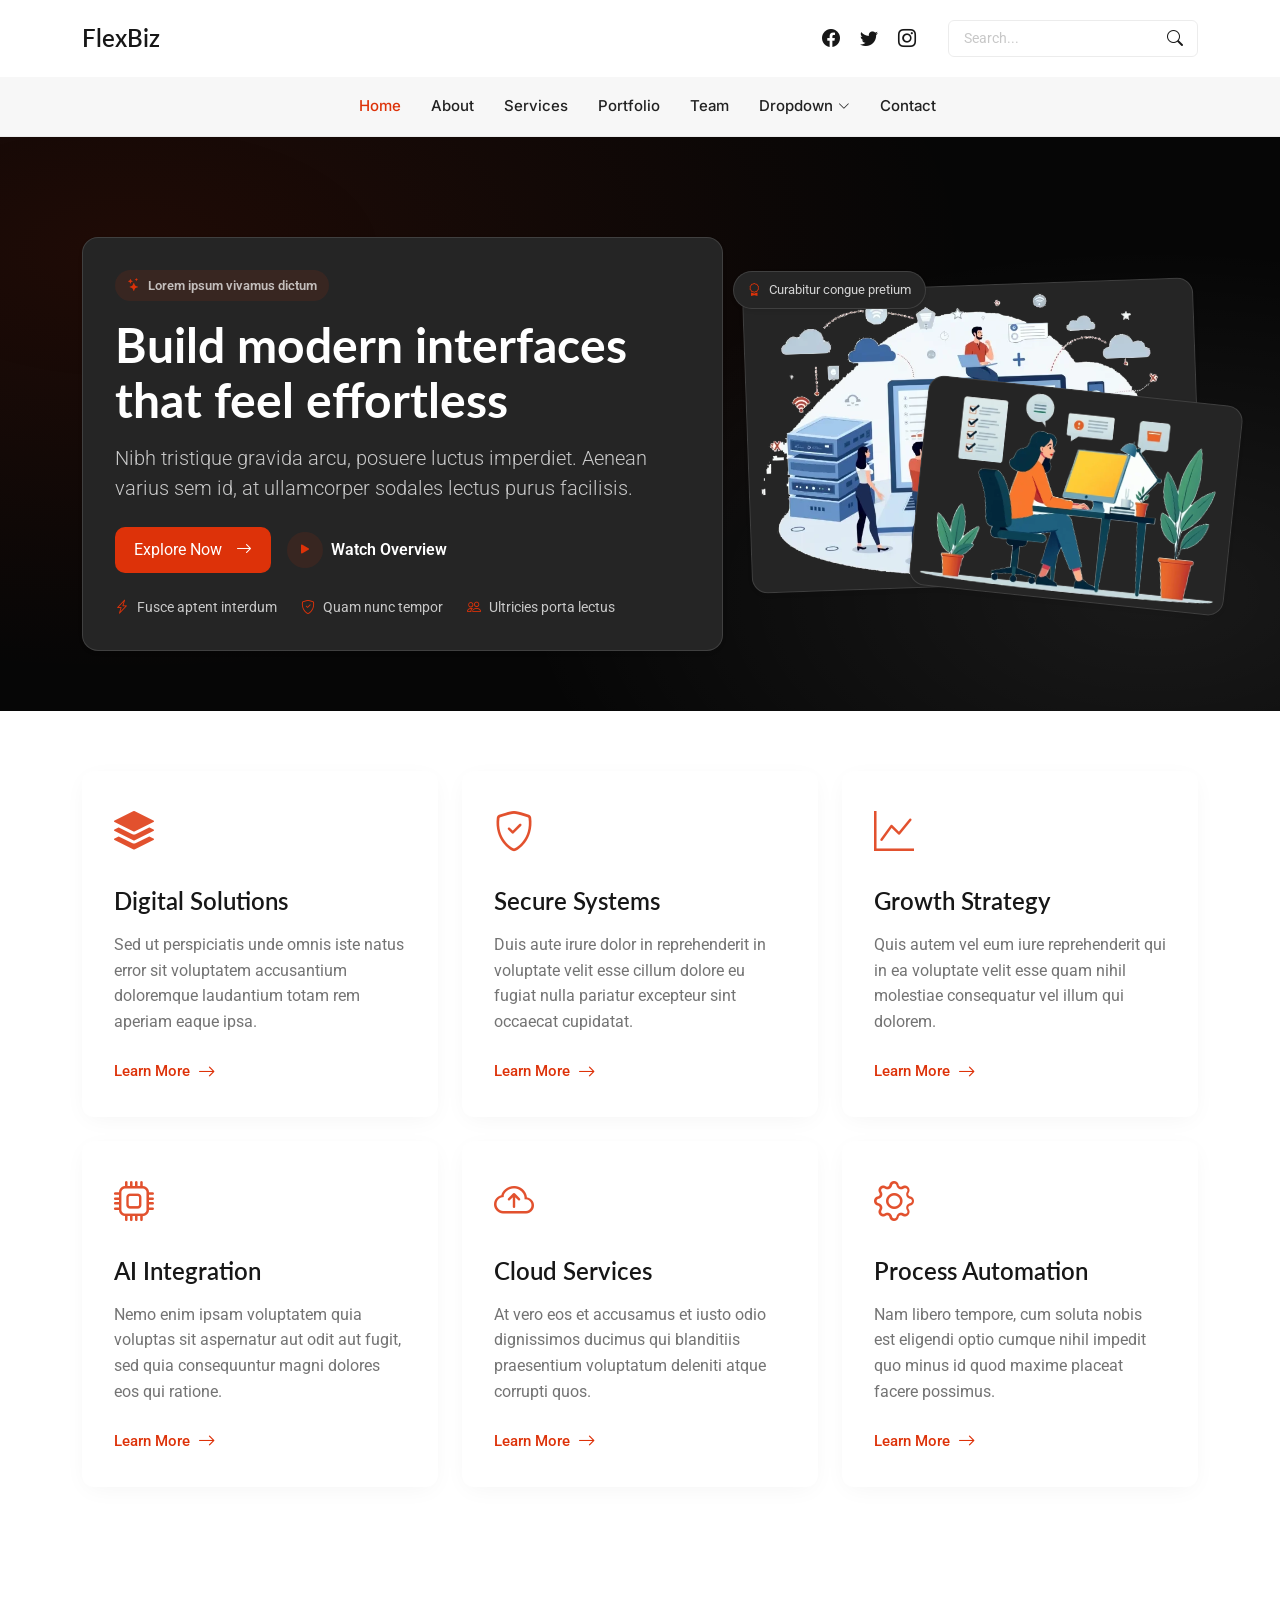
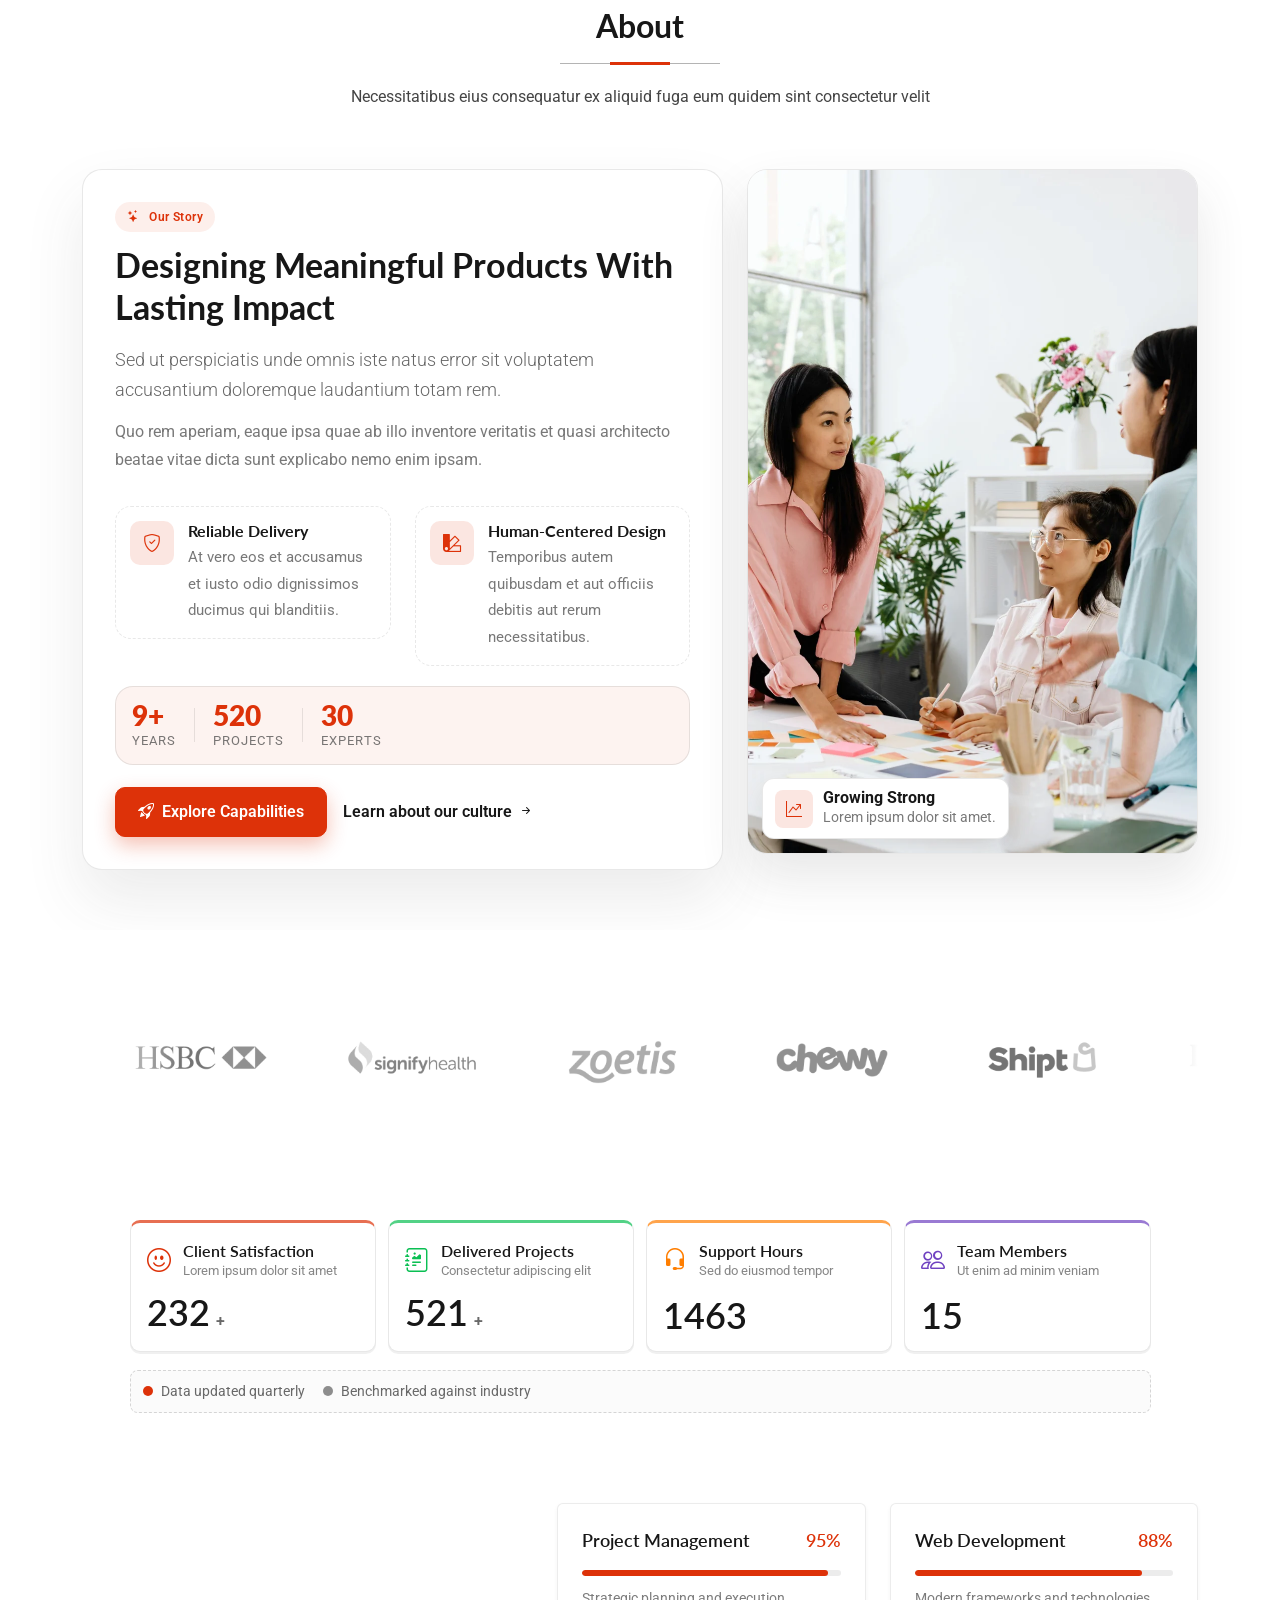
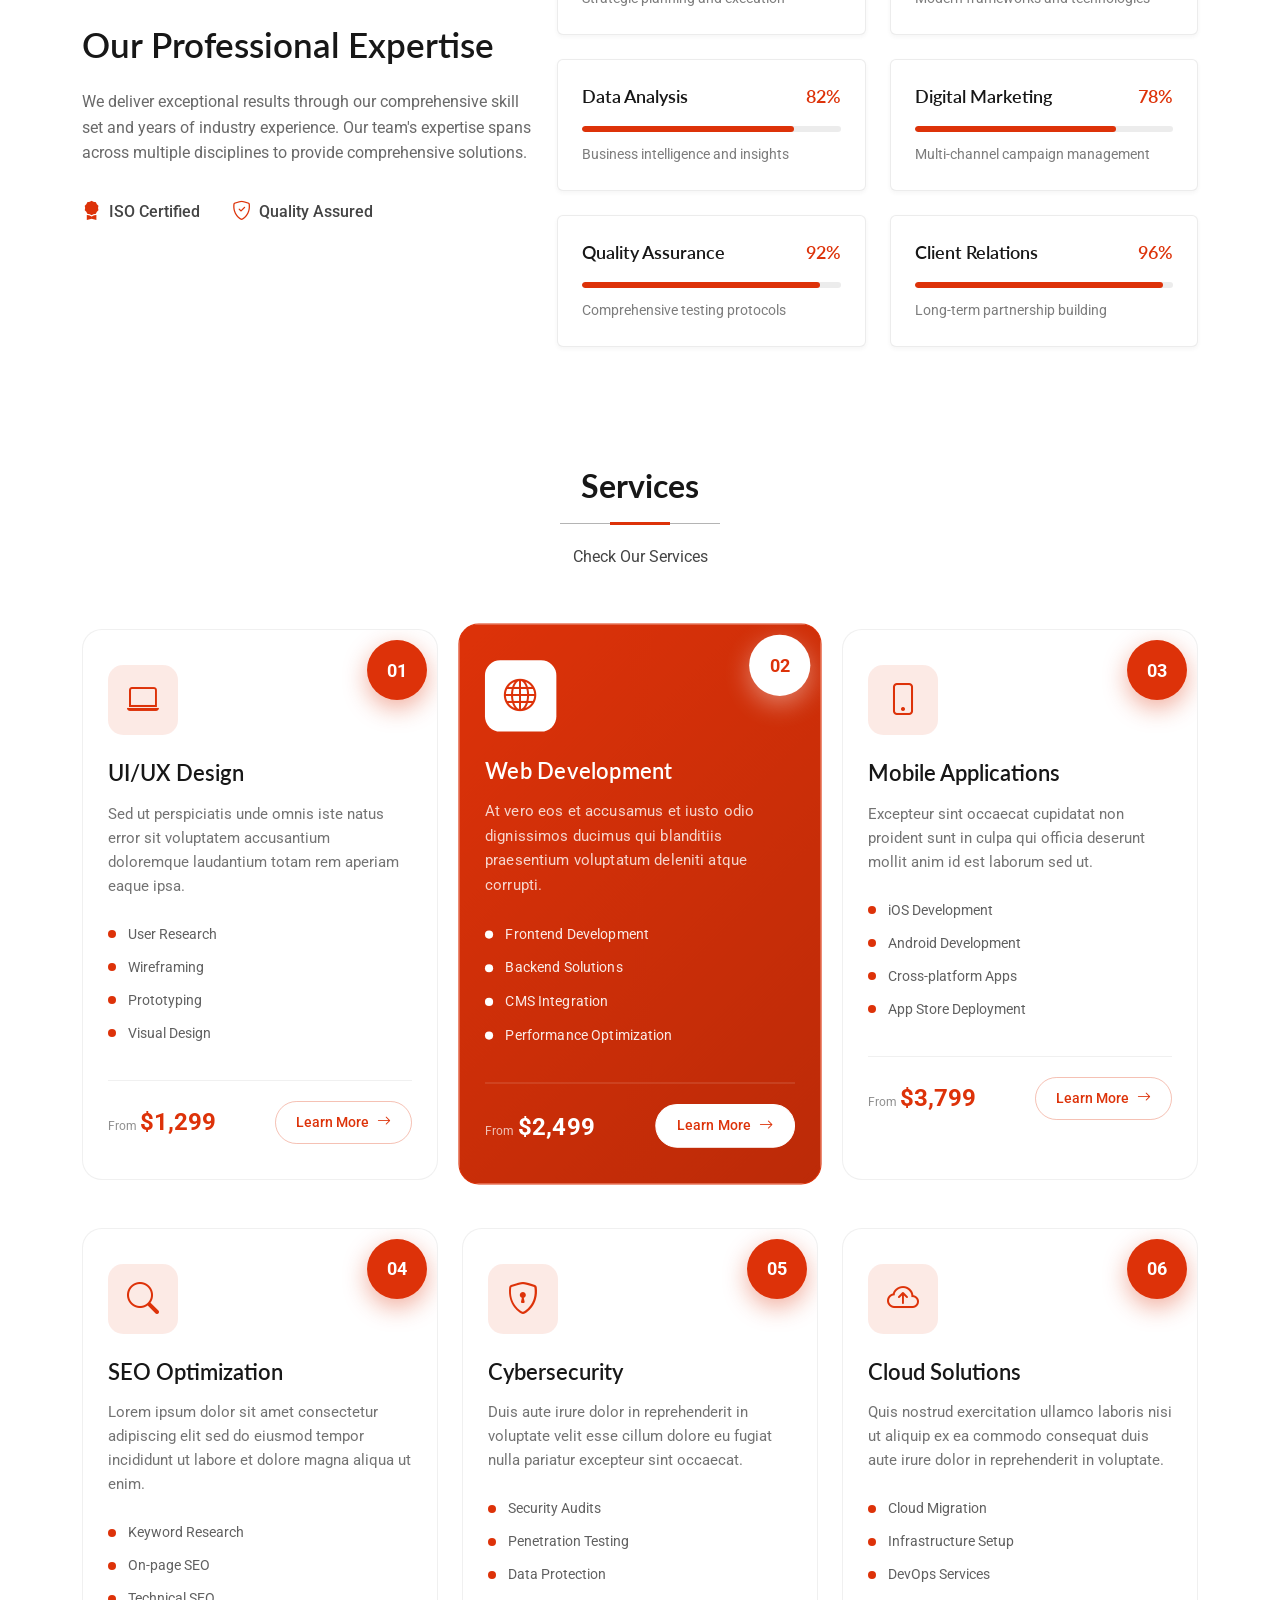
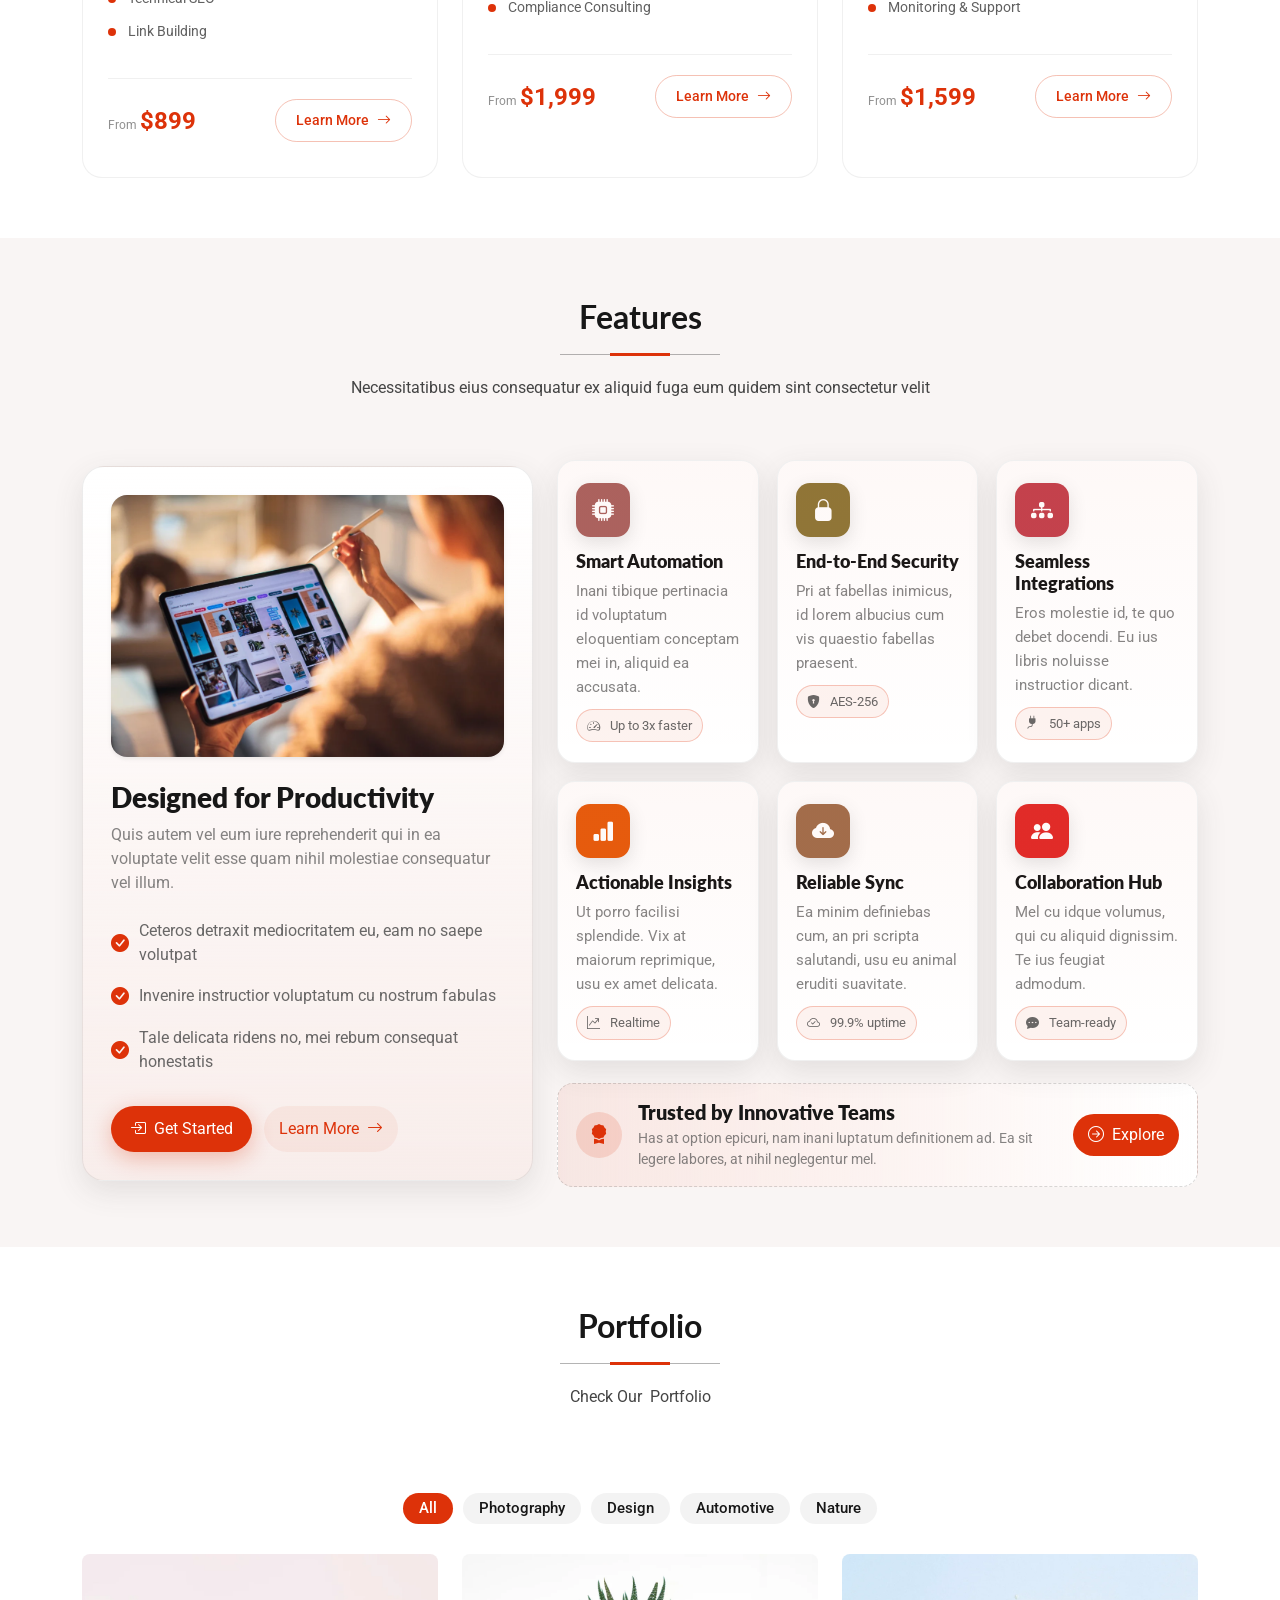
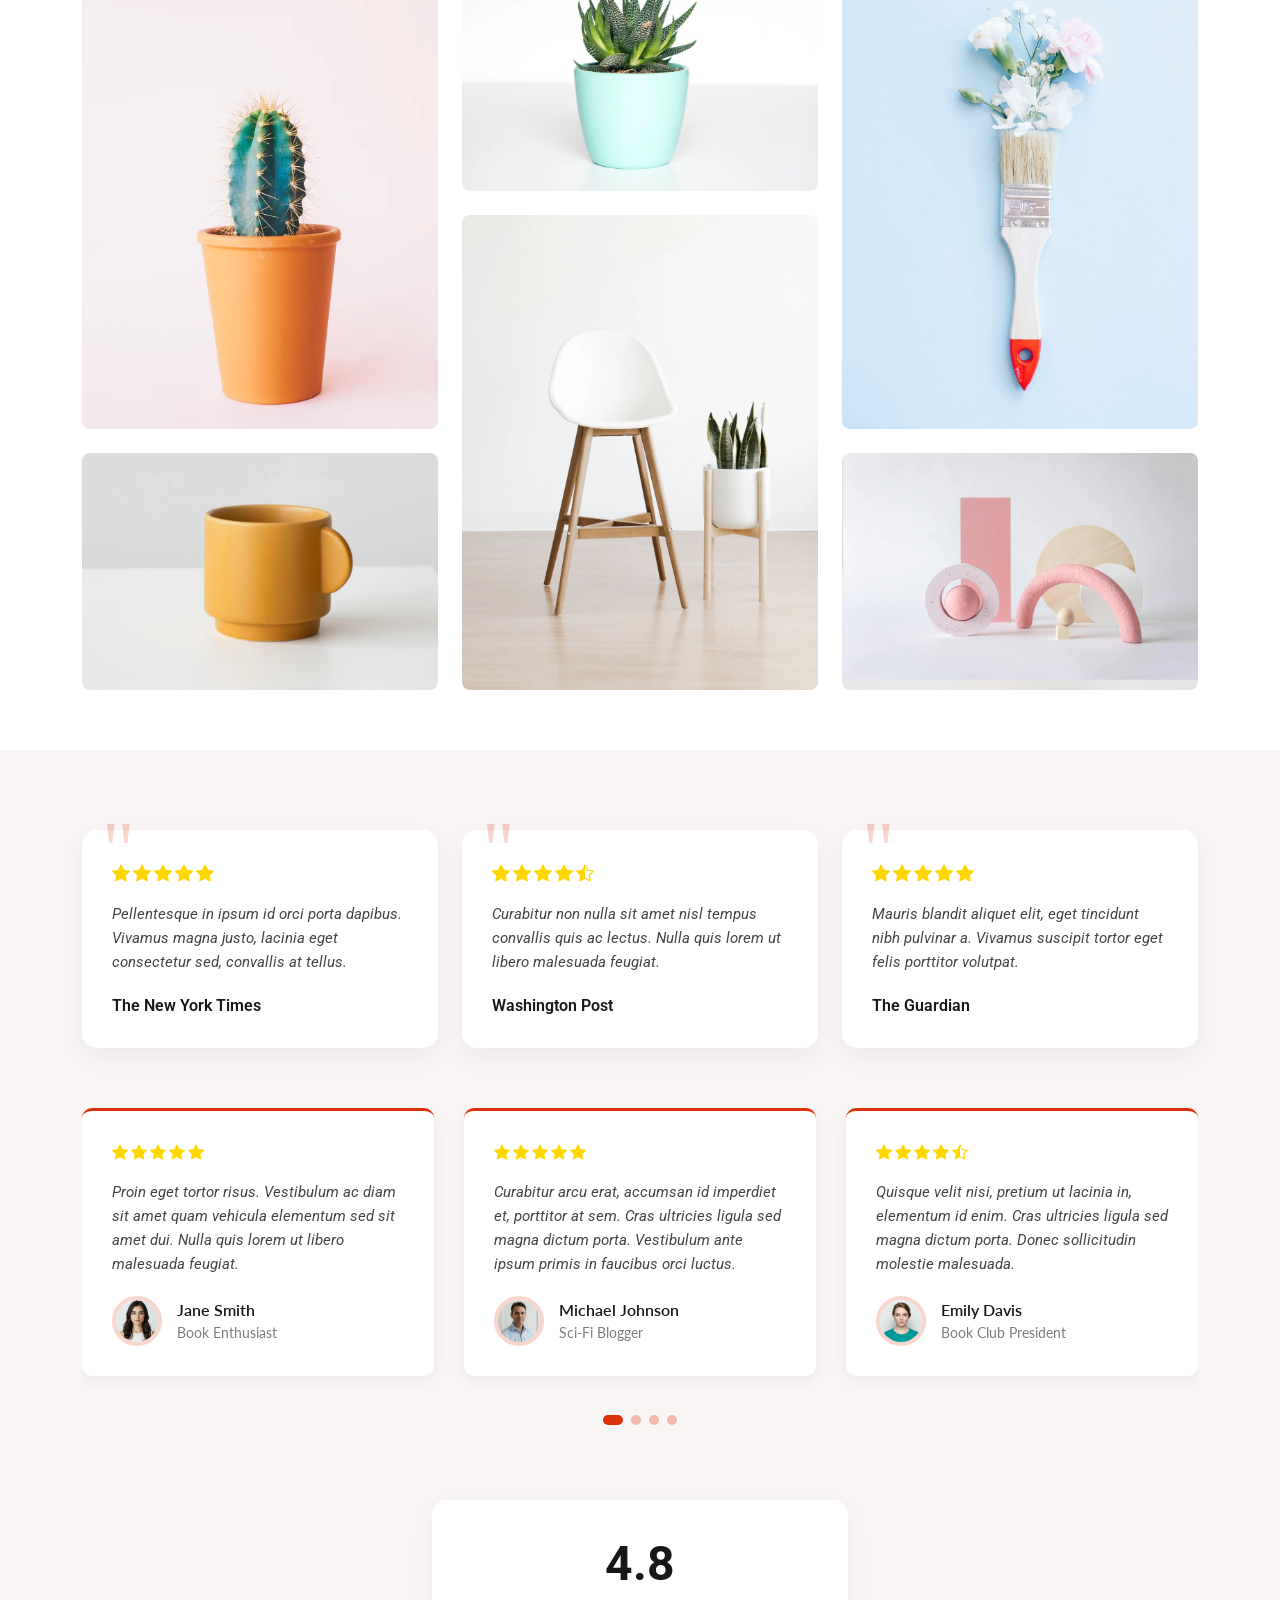
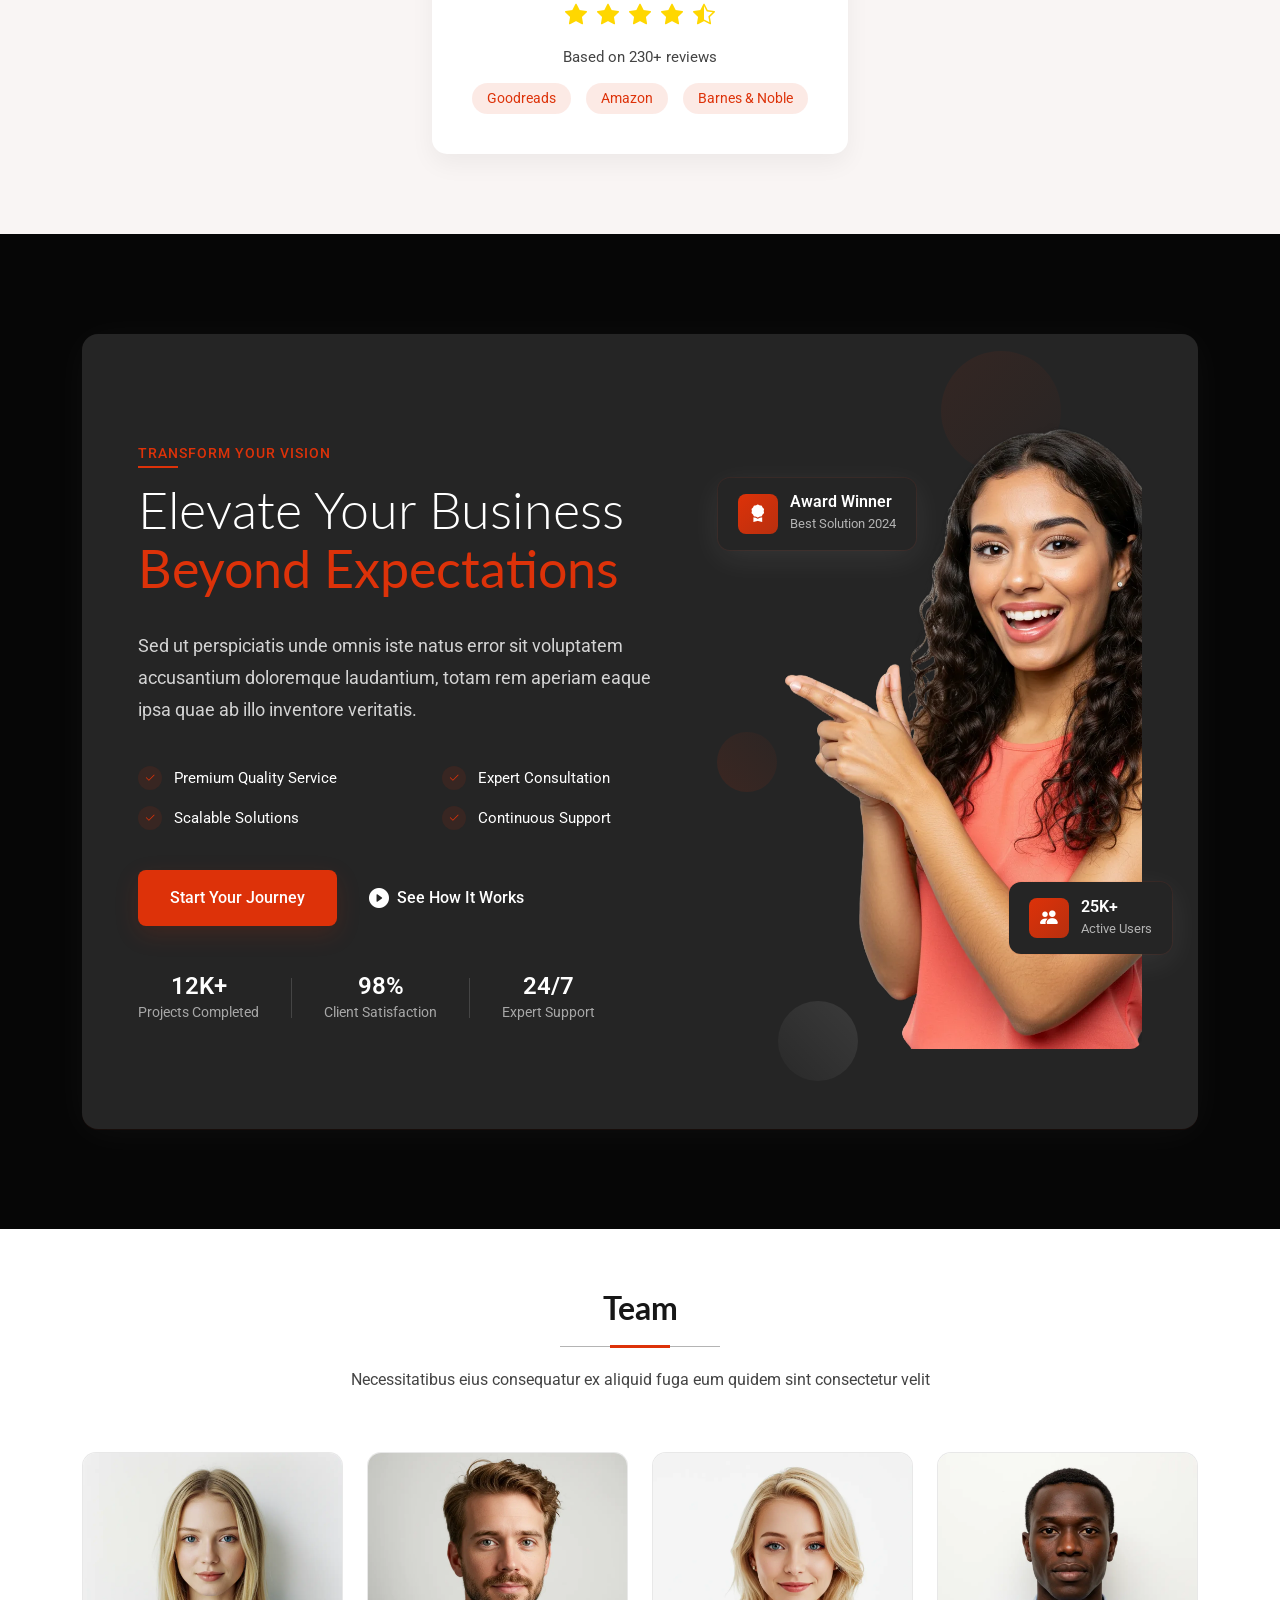
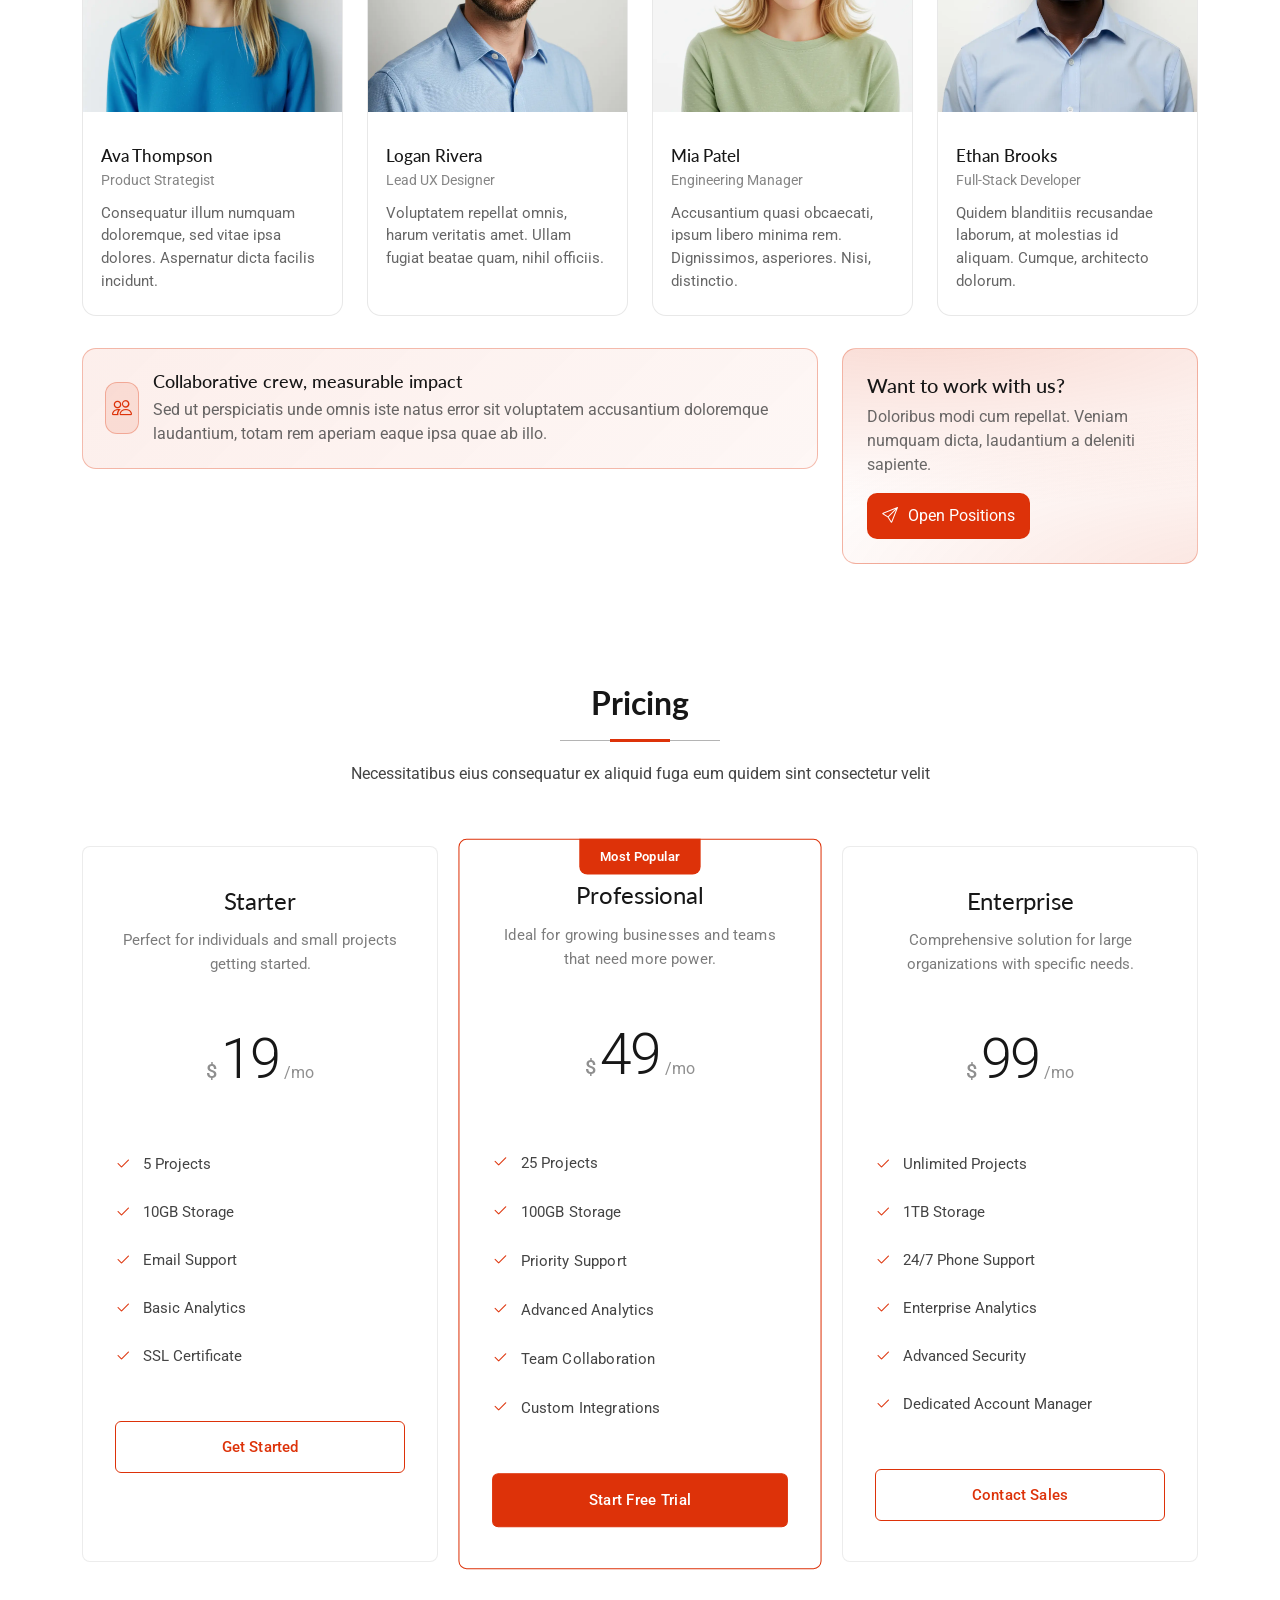
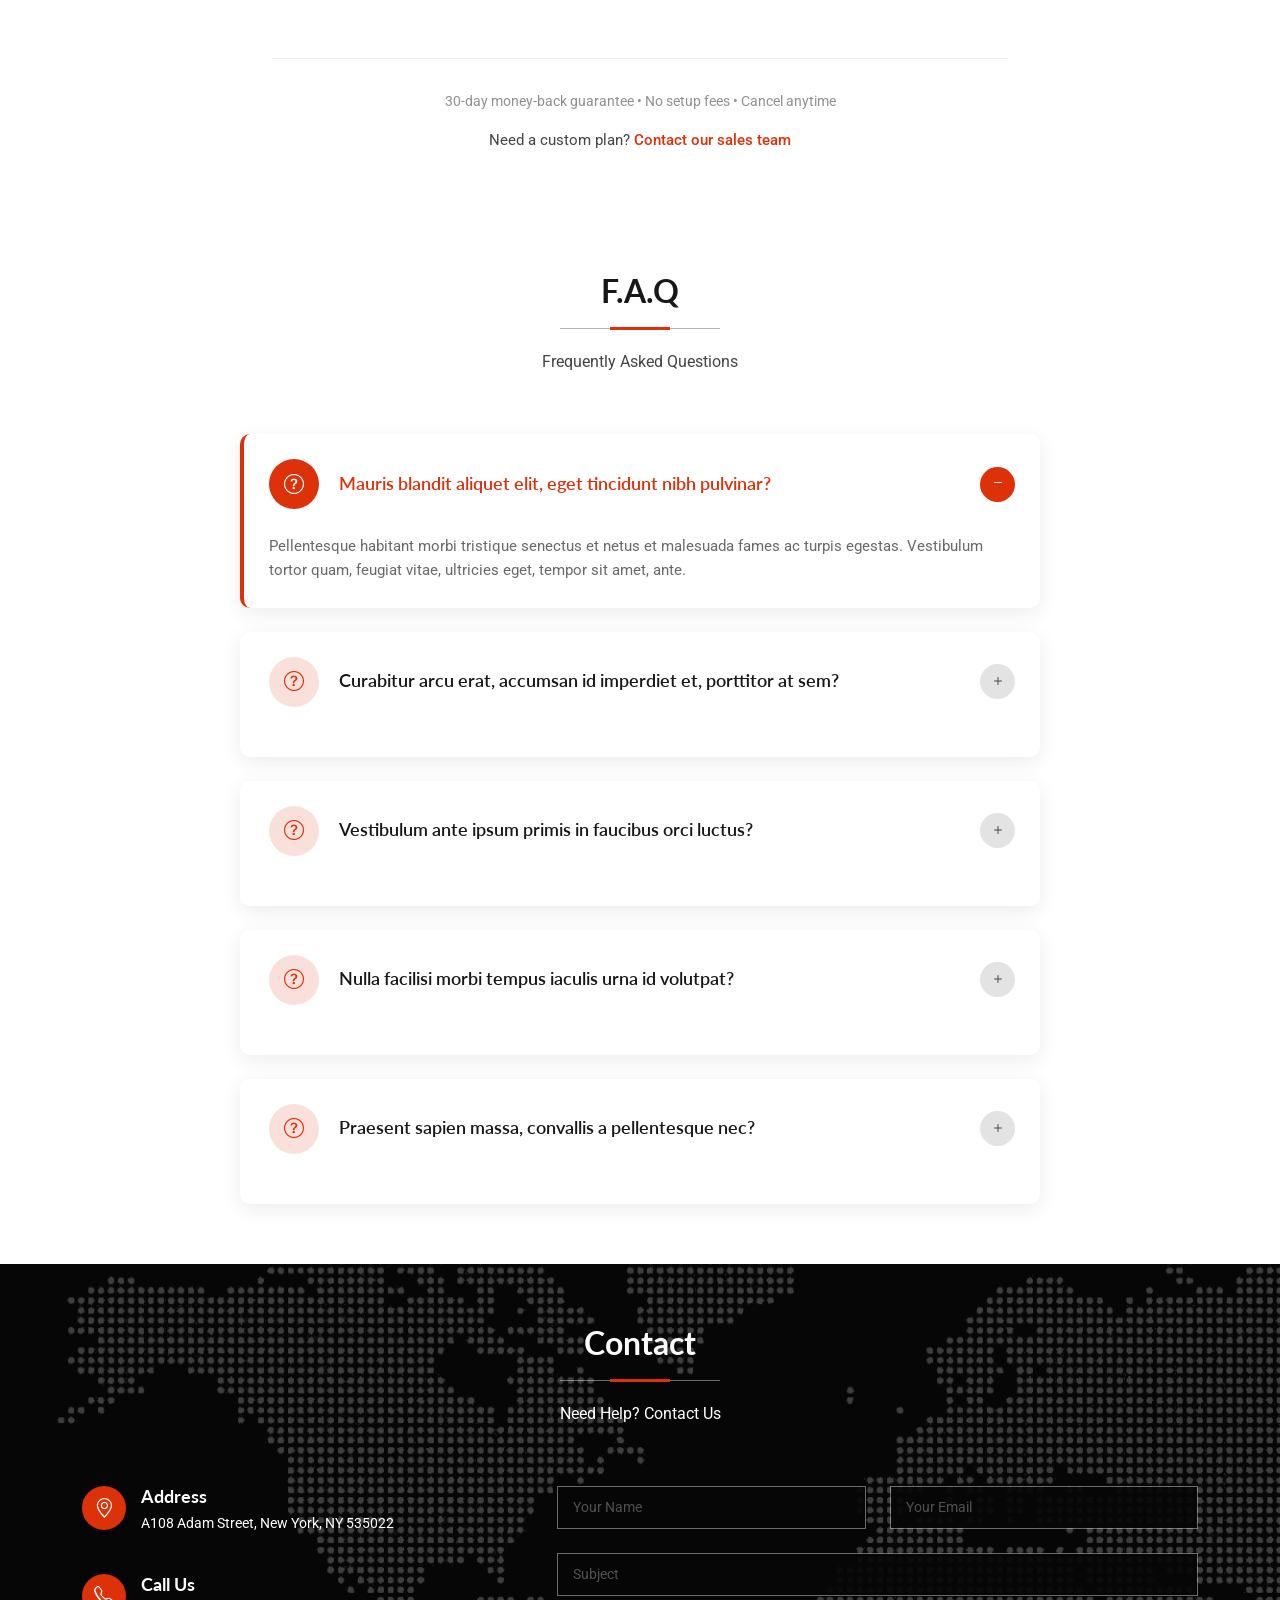
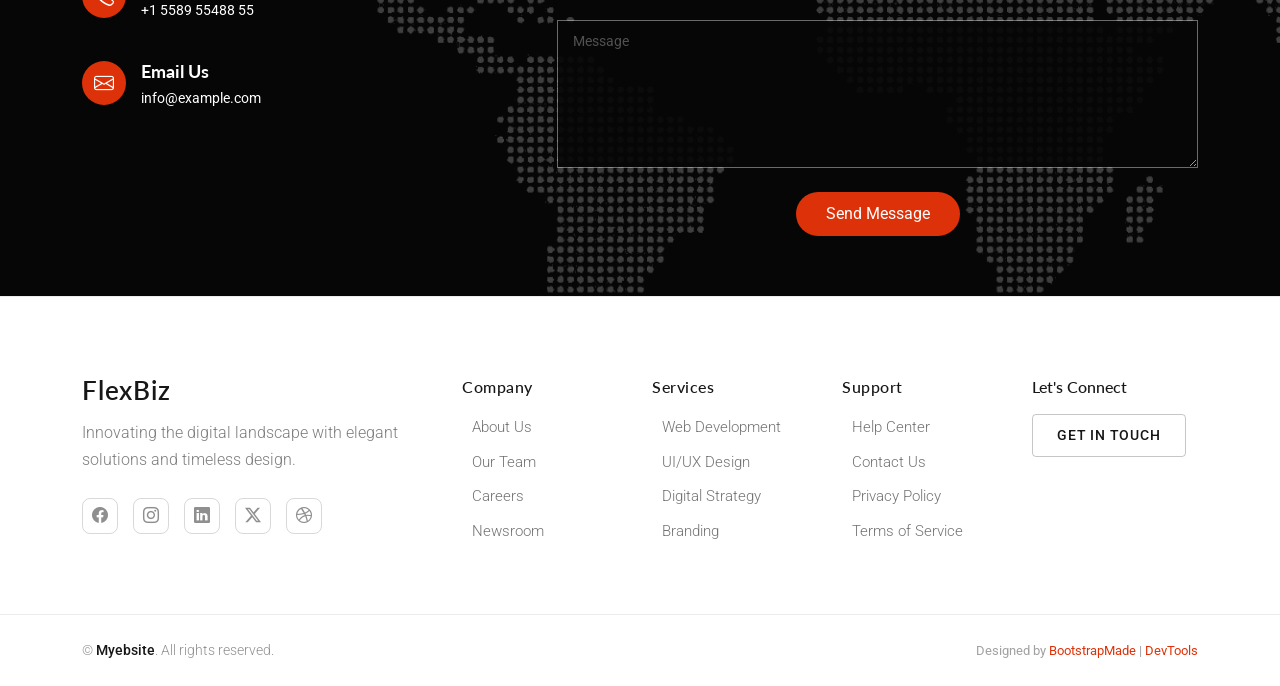
<file: propuestas/FlexBiz/FlexBiz/index.html>
<!DOCTYPE html>
<html lang="en">

<head>
  <meta charset="utf-8">
  <meta content="width=device-width, initial-scale=1.0" name="viewport">
  <title>Index - FlexBiz Bootstrap Template</title>
  <meta name="description" content="">
  <meta name="keywords" content="">

  <!-- Favicons -->
  <link href="assets/img/favicon.png" rel="icon">
  <link href="assets/img/apple-touch-icon.png" rel="apple-touch-icon">

  <!-- Fonts -->
  <link href="https://fonts.googleapis.com" rel="preconnect">
  <link href="https://fonts.gstatic.com" rel="preconnect" crossorigin>
  <link href="https://fonts.googleapis.com/css2?family=Roboto:ital,wght@0,100;0,300;0,400;0,500;0,700;0,900;1,100;1,300;1,400;1,500;1,700;1,900&family=Lato:ital,wght@0,100;0,300;0,400;0,700;0,900;1,100;1,300;1,400;1,700;1,900&family=Inter:wght@100;200;300;400;500;600;700;800;900&display=swap" rel="stylesheet">

  <!-- Vendor CSS Files -->
  <link href="assets/vendor/bootstrap/css/bootstrap.min.css" rel="stylesheet">
  <link href="assets/vendor/bootstrap-icons/bootstrap-icons.css" rel="stylesheet">
  <link href="assets/vendor/aos/aos.css" rel="stylesheet">
  <link href="assets/vendor/glightbox/css/glightbox.min.css" rel="stylesheet">
  <link href="assets/vendor/swiper/swiper-bundle.min.css" rel="stylesheet">

  <!-- Main CSS File -->
  <link href="assets/css/main.css" rel="stylesheet">

  <!-- =======================================================
  * Template Name: FlexBiz
  * Template URL: https://bootstrapmade.com/flexbiz-bootstrap-business-template/
  * Updated: Aug 04 2025 with Bootstrap v5.3.7
  * Author: BootstrapMade.com
  * License: https://bootstrapmade.com/license/
  ======================================================== -->
</head>

<body class="index-page">

  <header id="header" class="header sticky-top">
    <div class="container-fluid container-xl position-relative">

      <div class="top-row d-flex align-items-center justify-content-between">
        <a href="index.html" class="logo d-flex align-items-center">
          <!-- Uncomment the line below if you also wish to use an image logo -->
          <!-- <img src="assets/img/logo.webp" alt=""> -->
          <h1 class="sitename">FlexBiz</h1>
        </a>

        <div class="d-flex align-items-center">
          <div class="social-links">
            <a href="#" class="facebook"><i class="bi bi-facebook"></i></a>
            <a href="#" class="twitter"><i class="bi bi-twitter"></i></a>
            <a href="#" class="instagram"><i class="bi bi-instagram"></i></a>
          </div>

          <form class="search-form ms-4">
            <input type="text" placeholder="Search..." class="form-control">
            <button type="submit" class="btn"><i class="bi bi-search"></i></button>
          </form>
        </div>
      </div>

    </div>

    <div class="nav-wrap">
      <div class="container d-flex justify-content-center position-relative">
        <nav id="navmenu" class="navmenu">
          <ul>
            <li><a href="#hero" class="active">Home</a></li>
            <li><a href="#about">About</a></li>
            <li><a href="#services">Services</a></li>
            <li><a href="#portfolio">Portfolio</a></li>
            <li><a href="#team">Team</a></li>
            <li class="dropdown"><a href="#"><span>Dropdown</span> <i class="bi bi-chevron-down toggle-dropdown"></i></a>
              <ul>
                <li><a href="#">Dropdown 1</a></li>
                <li class="dropdown"><a href="#"><span>Deep Dropdown</span> <i class="bi bi-chevron-down toggle-dropdown"></i></a>
                  <ul>
                    <li><a href="#">Deep Dropdown 1</a></li>
                    <li><a href="#">Deep Dropdown 2</a></li>
                    <li><a href="#">Deep Dropdown 3</a></li>
                    <li><a href="#">Deep Dropdown 4</a></li>
                    <li><a href="#">Deep Dropdown 5</a></li>
                  </ul>
                </li>
                <li><a href="#">Dropdown 2</a></li>
                <li><a href="#">Dropdown 3</a></li>
                <li><a href="#">Dropdown 4</a></li>
              </ul>
            </li>
            <li><a href="#contact">Contact</a></li>
          </ul>
          <i class="mobile-nav-toggle d-xl-none bi bi-list"></i>
        </nav>
      </div>
    </div>

  </header>

  <main class="main">

    <!-- Hero Section -->
    <section id="hero" class="hero section dark-background">

      <div class="container" data-aos="fade-up" data-aos-delay="100">

        <div class="row align-items-center gy-5">
          <div class="col-lg-7">
            <div class="hero-card shadow-sm" data-aos="fade-right" data-aos-delay="150">
              <div class="eyebrow d-inline-flex align-items-center mb-3">
                <i class="bi bi-stars me-2"></i>
                <span>Lorem ipsum vivamus dictum</span>
              </div>
              <div class="content">
                <h2 class="display-5 fw-bold mb-3">Build modern interfaces that feel effortless</h2>
                <p class="lead mb-4">Nibh tristique gravida arcu, posuere luctus imperdiet. Aenean varius sem id, at ullamcorper sodales lectus purus facilisis.</p>
                <div class="d-flex flex-wrap gap-3">
                  <a href="#about" class="btn btn-primary-ghost">
                    <span>Explore Now</span>
                    <i class="bi bi-arrow-right ms-2"></i>
                  </a>
                  <a href="https://www.youtube.com/watch?v=Y7f98aduVJ8" class="glightbox btn-video d-inline-flex align-items-center">
                    <span class="play-icon d-inline-flex align-items-center justify-content-center me-2">
                      <i class="bi bi-play-fill"></i>
                    </span>
                    <span>Watch Overview</span>
                  </a>
                </div>
                <div class="mini-stats d-flex flex-wrap gap-4 mt-4" data-aos="zoom-in" data-aos-delay="250">
                  <div class="stat d-flex align-items-center">
                    <i class="bi bi-lightning-charge me-2"></i>
                    <span>Fusce aptent interdum</span>
                  </div>
                  <div class="stat d-flex align-items-center">
                    <i class="bi bi-shield-check me-2"></i>
                    <span>Quam nunc tempor</span>
                  </div>
                  <div class="stat d-flex align-items-center">
                    <i class="bi bi-people me-2"></i>
                    <span>Ultricies porta lectus</span>
                  </div>
                </div>
              </div>
            </div>
          </div>

          <div class="col-lg-5">
            <div class="media-stack" data-aos="zoom-in" data-aos-delay="200">
              <figure class="media primary shadow-sm">
                <img src="assets/img/illustration/illustration-8.webp" class="img-fluid" alt="Hero visual">
              </figure>
              <figure class="media secondary shadow-sm">
                <img src="assets/img/illustration/illustration-15.webp" class="img-fluid" alt="Supporting visual">
              </figure>
              <div class="floating-badge d-flex align-items-center shadow-sm" data-aos="fade-down" data-aos-delay="300">
                <i class="bi bi-award me-2"></i>
                <span>Curabitur congue pretium</span>
              </div>
            </div>
          </div>
        </div>

      </div>

    </section><!-- /Hero Section -->

    <!-- Featured Services Section -->
    <section id="featured-services" class="featured-services section">

      <div class="container" data-aos="fade-up" data-aos-delay="100">

        <div class="row g-4">

          <!-- Card 1 -->
          <div class="col-lg-4 col-md-6" data-aos="fade-up" data-aos-delay="100">
            <div class="service-item">
              <div class="icon">
                <i class="bi bi-stack"></i>
              </div>
              <h3>Digital Solutions</h3>
              <p>Sed ut perspiciatis unde omnis iste natus error sit voluptatem accusantium doloremque laudantium totam rem aperiam eaque ipsa.</p>
              <div class="card-links">
                <a href="#" class="link-item">
                  Learn More
                  <i class="bi bi-arrow-right"></i>
                </a>
              </div>
            </div>
          </div><!-- End Service Item -->

          <!-- Card 2 -->
          <div class="col-lg-4 col-md-6" data-aos="fade-up" data-aos-delay="200">
            <div class="service-item">
              <div class="icon">
                <i class="bi bi-shield-check"></i>
              </div>
              <h3>Secure Systems</h3>
              <p>Duis aute irure dolor in reprehenderit in voluptate velit esse cillum dolore eu fugiat nulla pariatur excepteur sint occaecat cupidatat.</p>
              <div class="card-links">
                <a href="#" class="link-item">
                  Learn More
                  <i class="bi bi-arrow-right"></i>
                </a>
              </div>
            </div>
          </div><!-- End Service Item -->

          <!-- Card 3 -->
          <div class="col-lg-4 col-md-6" data-aos="fade-up" data-aos-delay="300">
            <div class="service-item">
              <div class="icon">
                <i class="bi bi-graph-up"></i>
              </div>
              <h3>Growth Strategy</h3>
              <p>Quis autem vel eum iure reprehenderit qui in ea voluptate velit esse quam nihil molestiae consequatur vel illum qui dolorem.</p>
              <div class="card-links">
                <a href="#" class="link-item">
                  Learn More
                  <i class="bi bi-arrow-right"></i>
                </a>
              </div>
            </div>
          </div><!-- End Service Item -->

          <!-- Card 4 -->
          <div class="col-lg-4 col-md-6" data-aos="fade-up" data-aos-delay="100">
            <div class="service-item">
              <div class="icon">
                <i class="bi bi-cpu"></i>
              </div>
              <h3>AI Integration</h3>
              <p>Nemo enim ipsam voluptatem quia voluptas sit aspernatur aut odit aut fugit, sed quia consequuntur magni dolores eos qui ratione.</p>
              <div class="card-links">
                <a href="#" class="link-item">
                  Learn More
                  <i class="bi bi-arrow-right"></i>
                </a>
              </div>
            </div>
          </div><!-- End Service Item -->

          <!-- Card 5 -->
          <div class="col-lg-4 col-md-6" data-aos="fade-up" data-aos-delay="200">
            <div class="service-item">
              <div class="icon">
                <i class="bi bi-cloud-arrow-up"></i>
              </div>
              <h3>Cloud Services</h3>
              <p>At vero eos et accusamus et iusto odio dignissimos ducimus qui blanditiis praesentium voluptatum deleniti atque corrupti quos.</p>
              <div class="card-links">
                <a href="#" class="link-item">
                  Learn More
                  <i class="bi bi-arrow-right"></i>
                </a>
              </div>
            </div>
          </div><!-- End Service Item -->

          <!-- Card 6 -->
          <div class="col-lg-4 col-md-6" data-aos="fade-up" data-aos-delay="300">
            <div class="service-item">
              <div class="icon">
                <i class="bi bi-gear"></i>
              </div>
              <h3>Process Automation</h3>
              <p>Nam libero tempore, cum soluta nobis est eligendi optio cumque nihil impedit quo minus id quod maxime placeat facere possimus.</p>
              <div class="card-links">
                <a href="#" class="link-item">
                  Learn More
                  <i class="bi bi-arrow-right"></i>
                </a>
              </div>
            </div>
          </div><!-- End Service Item -->

        </div>

      </div>

    </section><!-- /Featured Services Section -->

    <!-- About Section -->
    <section id="about" class="about section">

      <!-- Section Title -->
      <div class="container section-title" data-aos="fade-up">
        <h2>About</h2>
        <p>Necessitatibus eius consequatur ex aliquid fuga eum quidem sint consectetur velit</p>
      </div><!-- End Section Title -->

      <div class="container" data-aos="fade-up" data-aos-delay="100">

        <div class="row g-4 align-items-stretch">

          <div class="col-lg-5 order-lg-2" data-aos="fade-left" data-aos-delay="200">
            <aside class="showcase">
              <figure class="showcase-main">
                <img src="assets/img/about/about-portrait-7.webp" alt="Our Journey" class="img-fluid">
                <figcaption class="badge-note" data-aos="zoom-in" data-aos-delay="350">
                  <i class="bi bi-graph-up-arrow"></i>
                  <div>
                    <strong>Growing Strong</strong>
                    <small>Lorem ipsum dolor sit amet.</small>
                  </div>
                </figcaption>
              </figure>
            </aside>
          </div>

          <div class="col-lg-7 order-lg-1" data-aos="fade-right" data-aos-delay="200">
            <article class="intro-card">
              <div class="intro-head">
                <span class="kicker"><i class="bi bi-stars me-1"></i>Our Story</span>
                <h2>Designing Meaningful Products With Lasting Impact</h2>
              </div>

              <div class="intro-body">
                <p class="lead">Sed ut perspiciatis unde omnis iste natus error sit voluptatem accusantium doloremque laudantium totam rem.</p>
                <p>Quo rem aperiam, eaque ipsa quae ab illo inventore veritatis et quasi architecto beatae vitae dicta sunt explicabo nemo enim ipsam.</p>

                <div class="feature-list row gy-3">
                  <div class="col-md-6" data-aos="fade-up" data-aos-delay="250">
                    <div class="feature-item">
                      <i class="bi bi-shield-check"></i>
                      <div class="text">
                        <h6>Reliable Delivery</h6>
                        <p>At vero eos et accusamus et iusto odio dignissimos ducimus qui blanditiis.</p>
                      </div>
                    </div>
                  </div>
                  <div class="col-md-6" data-aos="fade-up" data-aos-delay="300">
                    <div class="feature-item">
                      <i class="bi bi-palette2"></i>
                      <div class="text">
                        <h6>Human-Centered Design</h6>
                        <p>Temporibus autem quibusdam et aut officiis debitis aut rerum necessitatibus.</p>
                      </div>
                    </div>
                  </div>
                </div>

                <div class="metric-band" data-aos="fade-up" data-aos-delay="350">
                  <div class="metric">
                    <span class="value">9+</span>
                    <span class="label">Years</span>
                  </div>
                  <div class="divider"></div>
                  <div class="metric">
                    <span class="value">520</span>
                    <span class="label">Projects</span>
                  </div>
                  <div class="divider"></div>
                  <div class="metric">
                    <span class="value">30</span>
                    <span class="label">Experts</span>
                  </div>
                </div>

                <div class="actions d-flex flex-wrap align-items-center gap-3" data-aos="fade-up" data-aos-delay="400">
                  <a href="#" class="btn btn-accent">
                    <i class="bi bi-rocket-takeoff me-1"></i> Explore Capabilities
                  </a>
                  <a href="#" class="link-more">
                    Learn about our culture <i class="bi bi-arrow-right-short"></i>
                  </a>
                </div>
              </div>
            </article>
          </div>

        </div>

      </div>

    </section><!-- /About Section -->

    <!-- Clients Section -->
    <section id="clients" class="clients section">

      <div class="container" data-aos="fade-up">
        <div class="clients-wrapper">
          <div class="clients-track">
            <div class="client-logo">
              <img src="assets/img/clients/clients-2.webp" class="img-fluid" alt="Client 1" loading="lazy">
            </div>

            <div class="client-logo">
              <img src="assets/img/clients/clients-5.webp" class="img-fluid" alt="Client 2" loading="lazy">
            </div>

            <div class="client-logo">
              <img src="assets/img/clients/clients-8.webp" class="img-fluid" alt="Client 3" loading="lazy">
            </div>

            <div class="client-logo">
              <img src="assets/img/clients/clients-11.webp" class="img-fluid" alt="Client 4" loading="lazy">
            </div>

            <div class="client-logo">
              <img src="assets/img/clients/clients-14.webp" class="img-fluid" alt="Client 5" loading="lazy">
            </div>

            <div class="client-logo">
              <img src="assets/img/clients/clients-3.webp" class="img-fluid" alt="Client 6" loading="lazy">
            </div>

            <div class="client-logo">
              <img src="assets/img/clients/clients-6.webp" class="img-fluid" alt="Client 7" loading="lazy">
            </div>

            <div class="client-logo">
              <img src="assets/img/clients/clients-9.webp" class="img-fluid" alt="Client 8" loading="lazy">
            </div>
          </div>
        </div>

      </div>

    </section><!-- /Clients Section -->

    <!-- Stats Section -->
    <section id="stats" class="stats section">

      <div class="container" data-aos="fade-up" data-aos-delay="100">

        <div class="row justify-content-center">
          <div class="col-lg-11">
            <div class="stats-board">
              <article class="stat-tile" data-aos="fade-up" data-aos-delay="150">
                <div class="tile-head">
                  <i class="bi bi-emoji-smile"></i>
                  <div class="label">
                    <h6 class="title">Client Satisfaction</h6>
                    <small class="hint">Lorem ipsum dolor sit amet</small>
                  </div>
                </div>
                <div class="tile-metric">
                  <span class="metric-number purecounter" data-purecounter-start="0" data-purecounter-end="232" data-purecounter-duration="1"></span>
                  <span class="metric-suffix">+</span>
                </div>
              </article><!-- End Stat Tile -->

              <article class="stat-tile" data-aos="fade-up" data-aos-delay="200">
                <div class="tile-head">
                  <i class="bi bi-journal-richtext"></i>
                  <div class="label">
                    <h6 class="title">Delivered Projects</h6>
                    <small class="hint">Consectetur adipiscing elit</small>
                  </div>
                </div>
                <div class="tile-metric">
                  <span class="metric-number purecounter" data-purecounter-start="0" data-purecounter-end="521" data-purecounter-duration="1"></span>
                  <span class="metric-suffix">+</span>
                </div>
              </article><!-- End Stat Tile -->

              <article class="stat-tile" data-aos="fade-up" data-aos-delay="250">
                <div class="tile-head">
                  <i class="bi bi-headset"></i>
                  <div class="label">
                    <h6 class="title">Support Hours</h6>
                    <small class="hint">Sed do eiusmod tempor</small>
                  </div>
                </div>
                <div class="tile-metric">
                  <span class="metric-number purecounter" data-purecounter-start="0" data-purecounter-end="1463" data-purecounter-duration="1"></span>
                </div>
              </article><!-- End Stat Tile -->

              <article class="stat-tile" data-aos="fade-up" data-aos-delay="300">
                <div class="tile-head">
                  <i class="bi bi-people"></i>
                  <div class="label">
                    <h6 class="title">Team Members</h6>
                    <small class="hint">Ut enim ad minim veniam</small>
                  </div>
                </div>
                <div class="tile-metric">
                  <span class="metric-number purecounter" data-purecounter-start="0" data-purecounter-end="15" data-purecounter-duration="1"></span>
                </div>
              </article><!-- End Stat Tile -->
            </div>

            <div class="legend-row" data-aos="fade-down" data-aos-delay="350">
              <div class="legend-item">
                <span class="dot dot-primary"></span>
                <span class="text">Data updated quarterly</span>
              </div>
              <div class="legend-item">
                <span class="dot dot-neutral"></span>
                <span class="text">Benchmarked against industry</span>
              </div>
            </div>
          </div>
        </div>

      </div>

    </section><!-- /Stats Section -->

    <!-- Skills Section -->
    <section id="skills" class="skills section">

      <div class="container" data-aos="fade-up" data-aos-delay="100">

        <div class="row align-items-center">

          <div class="col-lg-5">
            <div class="skills-header">
              <h3>Our Professional Expertise</h3>
              <p>
                We deliver exceptional results through our comprehensive skill set and years of industry experience. Our team's expertise spans across multiple disciplines to provide comprehensive solutions.
              </p>
              <div class="certifications">
                <div class="cert-item" data-aos="fade-right" data-aos-delay="200">
                  <i class="bi bi-award-fill"></i>
                  <span>ISO Certified</span>
                </div>
                <div class="cert-item" data-aos="fade-right" data-aos-delay="250">
                  <i class="bi bi-shield-check"></i>
                  <span>Quality Assured</span>
                </div>
              </div>
            </div>
          </div>

          <div class="col-lg-7">
            <div class="skills-grid skills-animation" data-aos="fade-left" data-aos-delay="200">

              <div class="skill-item">
                <div class="skill-header">
                  <h4>Project Management</h4>
                  <span class="skill-value">95%</span>
                </div>
                <div class="skill-bar progress">
                  <div class="progress-bar" role="progressbar" aria-valuenow="95" aria-valuemin="0" aria-valuemax="100"></div>
                </div>
                <p>Strategic planning and execution</p>
              </div><!-- End Skills Item -->

              <div class="skill-item">
                <div class="skill-header">
                  <h4>Web Development</h4>
                  <span class="skill-value">88%</span>
                </div>
                <div class="skill-bar progress">
                  <div class="progress-bar" role="progressbar" aria-valuenow="88" aria-valuemin="0" aria-valuemax="100"></div>
                </div>
                <p>Modern frameworks and technologies</p>
              </div><!-- End Skills Item -->

              <div class="skill-item">
                <div class="skill-header">
                  <h4>Data Analysis</h4>
                  <span class="skill-value">82%</span>
                </div>
                <div class="skill-bar progress">
                  <div class="progress-bar" role="progressbar" aria-valuenow="82" aria-valuemin="0" aria-valuemax="100"></div>
                </div>
                <p>Business intelligence and insights</p>
              </div><!-- End Skills Item -->

              <div class="skill-item">
                <div class="skill-header">
                  <h4>Digital Marketing</h4>
                  <span class="skill-value">78%</span>
                </div>
                <div class="skill-bar progress">
                  <div class="progress-bar" role="progressbar" aria-valuenow="78" aria-valuemin="0" aria-valuemax="100"></div>
                </div>
                <p>Multi-channel campaign management</p>
              </div><!-- End Skills Item -->

              <div class="skill-item">
                <div class="skill-header">
                  <h4>Quality Assurance</h4>
                  <span class="skill-value">92%</span>
                </div>
                <div class="skill-bar progress">
                  <div class="progress-bar" role="progressbar" aria-valuenow="92" aria-valuemin="0" aria-valuemax="100"></div>
                </div>
                <p>Comprehensive testing protocols</p>
              </div><!-- End Skills Item -->

              <div class="skill-item">
                <div class="skill-header">
                  <h4>Client Relations</h4>
                  <span class="skill-value">96%</span>
                </div>
                <div class="skill-bar progress">
                  <div class="progress-bar" role="progressbar" aria-valuenow="96" aria-valuemin="0" aria-valuemax="100"></div>
                </div>
                <p>Long-term partnership building</p>
              </div><!-- End Skills Item -->

            </div>
          </div>

        </div>

      </div>

    </section><!-- /Skills Section -->

    <!-- Services Section -->
    <section id="services" class="services section">

      <!-- Section Title -->
      <div class="container section-title" data-aos="fade-up">
        <h2>Services</h2>
        <p>Check Our Services</p>
      </div><!-- End Section Title -->

      <div class="container" data-aos="fade-up" data-aos-delay="100">

        <!-- Services Grid -->
        <div class="row gy-5">
          <div class="col-lg-4 col-md-6" data-aos="fade-up" data-aos-delay="100">
            <div class="service-card">
              <div class="service-number">01</div>
              <div class="service-icon-wrapper">
                <div class="service-icon">
                  <i class="bi bi-laptop"></i>
                </div>
              </div>
              <div class="service-content">
                <h4>UI/UX Design</h4>
                <p>Sed ut perspiciatis unde omnis iste natus error sit voluptatem accusantium doloremque laudantium totam rem aperiam eaque ipsa.</p>
                <ul class="service-list">
                  <li>User Research</li>
                  <li>Wireframing</li>
                  <li>Prototyping</li>
                  <li>Visual Design</li>
                </ul>
                <div class="service-pricing">
                  <span class="price-tag">$1,299</span>
                  <a href="#" class="service-btn">
                    <span>Learn More</span>
                    <i class="bi bi-arrow-right"></i>
                  </a>
                </div>
              </div>
            </div>
          </div>

          <div class="col-lg-4 col-md-6" data-aos="fade-up" data-aos-delay="200">
            <div class="service-card featured">
              <div class="service-number">02</div>
              <div class="service-icon-wrapper">
                <div class="service-icon">
                  <i class="bi bi-globe"></i>
                </div>
              </div>
              <div class="service-content">
                <h4>Web Development</h4>
                <p>At vero eos et accusamus et iusto odio dignissimos ducimus qui blanditiis praesentium voluptatum deleniti atque corrupti.</p>
                <ul class="service-list">
                  <li>Frontend Development</li>
                  <li>Backend Solutions</li>
                  <li>CMS Integration</li>
                  <li>Performance Optimization</li>
                </ul>
                <div class="service-pricing">
                  <span class="price-tag">$2,499</span>
                  <a href="#" class="service-btn">
                    <span>Learn More</span>
                    <i class="bi bi-arrow-right"></i>
                  </a>
                </div>
              </div>
            </div>
          </div>

          <div class="col-lg-4 col-md-6" data-aos="fade-up" data-aos-delay="300">
            <div class="service-card">
              <div class="service-number">03</div>
              <div class="service-icon-wrapper">
                <div class="service-icon">
                  <i class="bi bi-phone"></i>
                </div>
              </div>
              <div class="service-content">
                <h4>Mobile Applications</h4>
                <p>Excepteur sint occaecat cupidatat non proident sunt in culpa qui officia deserunt mollit anim id est laborum sed ut.</p>
                <ul class="service-list">
                  <li>iOS Development</li>
                  <li>Android Development</li>
                  <li>Cross-platform Apps</li>
                  <li>App Store Deployment</li>
                </ul>
                <div class="service-pricing">
                  <span class="price-tag">$3,799</span>
                  <a href="#" class="service-btn">
                    <span>Learn More</span>
                    <i class="bi bi-arrow-right"></i>
                  </a>
                </div>
              </div>
            </div>
          </div>

          <div class="col-lg-4 col-md-6" data-aos="fade-up" data-aos-delay="400">
            <div class="service-card">
              <div class="service-number">04</div>
              <div class="service-icon-wrapper">
                <div class="service-icon">
                  <i class="bi bi-search"></i>
                </div>
              </div>
              <div class="service-content">
                <h4>SEO Optimization</h4>
                <p>Lorem ipsum dolor sit amet consectetur adipiscing elit sed do eiusmod tempor incididunt ut labore et dolore magna aliqua ut enim.</p>
                <ul class="service-list">
                  <li>Keyword Research</li>
                  <li>On-page SEO</li>
                  <li>Technical SEO</li>
                  <li>Link Building</li>
                </ul>
                <div class="service-pricing">
                  <span class="price-tag">$899</span>
                  <a href="#" class="service-btn">
                    <span>Learn More</span>
                    <i class="bi bi-arrow-right"></i>
                  </a>
                </div>
              </div>
            </div>
          </div>

          <div class="col-lg-4 col-md-6" data-aos="fade-up" data-aos-delay="500">
            <div class="service-card">
              <div class="service-number">05</div>
              <div class="service-icon-wrapper">
                <div class="service-icon">
                  <i class="bi bi-shield-lock"></i>
                </div>
              </div>
              <div class="service-content">
                <h4>Cybersecurity</h4>
                <p>Duis aute irure dolor in reprehenderit in voluptate velit esse cillum dolore eu fugiat nulla pariatur excepteur sint occaecat.</p>
                <ul class="service-list">
                  <li>Security Audits</li>
                  <li>Penetration Testing</li>
                  <li>Data Protection</li>
                  <li>Compliance Consulting</li>
                </ul>
                <div class="service-pricing">
                  <span class="price-tag">$1,999</span>
                  <a href="#" class="service-btn">
                    <span>Learn More</span>
                    <i class="bi bi-arrow-right"></i>
                  </a>
                </div>
              </div>
            </div>
          </div>

          <div class="col-lg-4 col-md-6" data-aos="fade-up" data-aos-delay="600">
            <div class="service-card">
              <div class="service-number">06</div>
              <div class="service-icon-wrapper">
                <div class="service-icon">
                  <i class="bi bi-cloud-arrow-up"></i>
                </div>
              </div>
              <div class="service-content">
                <h4>Cloud Solutions</h4>
                <p>Quis nostrud exercitation ullamco laboris nisi ut aliquip ex ea commodo consequat duis aute irure dolor in reprehenderit in voluptate.</p>
                <ul class="service-list">
                  <li>Cloud Migration</li>
                  <li>Infrastructure Setup</li>
                  <li>DevOps Services</li>
                  <li>Monitoring &amp; Support</li>
                </ul>
                <div class="service-pricing">
                  <span class="price-tag">$1,599</span>
                  <a href="#" class="service-btn">
                    <span>Learn More</span>
                    <i class="bi bi-arrow-right"></i>
                  </a>
                </div>
              </div>
            </div>
          </div>
        </div>

      </div>

    </section><!-- /Services Section -->

    <!-- Features Section -->
    <section id="features" class="features section light-background">

      <!-- Section Title -->
      <div class="container section-title" data-aos="fade-up">
        <h2>Features</h2>
        <p>Necessitatibus eius consequatur ex aliquid fuga eum quidem sint consectetur velit</p>
      </div><!-- End Section Title -->

      <div class="container" data-aos="fade-up" data-aos-delay="100">

        <div class="row gy-5 align-items-center">

          <div class="col-lg-5">
            <article class="intro-panel" data-aos="fade-right" data-aos-delay="200">
              <figure class="preview-visual mb-4">
                <img src="assets/img/features/features-3.webp" alt="App preview" class="img-fluid rounded-4 shadow-sm">
              </figure>
              <div class="intro-content">
                <h3 class="intro-title">Designed for Productivity</h3>
                <p class="intro-text">Quis autem vel eum iure reprehenderit qui in ea voluptate velit esse quam nihil molestiae consequatur vel illum.</p>
                <ul class="intro-highlights list-unstyled mt-3">
                  <li><i class="bi bi-check-circle-fill"></i> Ceteros detraxit mediocritatem eu, eam no saepe volutpat</li>
                  <li><i class="bi bi-check-circle-fill"></i> Invenire instructior voluptatum cu nostrum fabulas</li>
                  <li><i class="bi bi-check-circle-fill"></i> Tale delicata ridens no, mei rebum consequat honestatis</li>
                </ul>
                <div class="mt-4">
                  <a href="#" class="btn cta-btn">
                    <i class="bi bi-box-arrow-in-right me-2"></i>Get Started
                  </a>
                  <a href="#" class="btn link-btn ms-2">
                    Learn More <i class="bi bi-arrow-right ms-1"></i>
                  </a>
                </div>
              </div>
            </article>
          </div>

          <div class="col-lg-7">
            <div class="feature-grid">
              <div class="feature-item" data-aos="zoom-in" data-aos-delay="200">
                <div class="f-icon badge-blue">
                  <i class="bi bi-cpu-fill"></i>
                </div>
                <div class="f-body">
                  <h4 class="f-title">Smart Automation</h4>
                  <p class="f-text">Inani tibique pertinacia id voluptatum eloquentiam conceptam mei in, aliquid ea accusata.</p>
                  <div class="f-meta">
                    <span><i class="bi bi-speedometer2 me-1"></i>Up to 3x faster</span>
                  </div>
                </div>
              </div><!-- End Feature Item -->

              <div class="feature-item" data-aos="zoom-in" data-aos-delay="250">
                <div class="f-icon badge-green">
                  <i class="bi bi-lock-fill"></i>
                </div>
                <div class="f-body">
                  <h4 class="f-title">End-to-End Security</h4>
                  <p class="f-text">Pri at fabellas inimicus, id lorem albucius cum vis quaestio fabellas praesent.</p>
                  <div class="f-meta">
                    <span><i class="bi bi-shield-lock-fill me-1"></i>AES-256</span>
                  </div>
                </div>
              </div><!-- End Feature Item -->

              <div class="feature-item" data-aos="zoom-in" data-aos-delay="300">
                <div class="f-icon badge-purple">
                  <i class="bi bi-diagram-3-fill"></i>
                </div>
                <div class="f-body">
                  <h4 class="f-title">Seamless Integrations</h4>
                  <p class="f-text">Eros molestie id, te quo debet docendi. Eu ius libris noluisse instructior dicant.</p>
                  <div class="f-meta">
                    <span><i class="bi bi-plug-fill me-1"></i>50+ apps</span>
                  </div>
                </div>
              </div><!-- End Feature Item -->

              <div class="feature-item" data-aos="zoom-in" data-aos-delay="350">
                <div class="f-icon badge-orange">
                  <i class="bi bi-bar-chart-fill"></i>
                </div>
                <div class="f-body">
                  <h4 class="f-title">Actionable Insights</h4>
                  <p class="f-text">Ut porro facilisi splendide. Vix at maiorum reprimique, usu ex amet delicata.</p>
                  <div class="f-meta">
                    <span><i class="bi bi-graph-up-arrow me-1"></i>Realtime</span>
                  </div>
                </div>
              </div><!-- End Feature Item -->

              <div class="feature-item" data-aos="zoom-in" data-aos-delay="400">
                <div class="f-icon badge-cyan">
                  <i class="bi bi-cloud-arrow-down-fill"></i>
                </div>
                <div class="f-body">
                  <h4 class="f-title">Reliable Sync</h4>
                  <p class="f-text">Ea minim definiebas cum, an pri scripta salutandi, usu eu animal eruditi suavitate.</p>
                  <div class="f-meta">
                    <span><i class="bi bi-cloud-check me-1"></i>99.9% uptime</span>
                  </div>
                </div>
              </div><!-- End Feature Item -->

              <div class="feature-item" data-aos="zoom-in" data-aos-delay="450">
                <div class="f-icon badge-pink">
                  <i class="bi bi-people-fill"></i>
                </div>
                <div class="f-body">
                  <h4 class="f-title">Collaboration Hub</h4>
                  <p class="f-text">Mel cu idque volumus, qui cu aliquid dignissim. Te ius feugiat admodum.</p>
                  <div class="f-meta">
                    <span><i class="bi bi-chat-dots-fill me-1"></i>Team-ready</span>
                  </div>
                </div>
              </div><!-- End Feature Item -->
            </div>

            <div class="assurance-banner" data-aos="fade-up" data-aos-delay="480">
              <div class="assurance-icon">
                <i class="bi bi-award-fill"></i>
              </div>
              <div class="assurance-content">
                <h5>Trusted by Innovative Teams</h5>
                <p>Has at option epicuri, nam inani luptatum definitionem ad. Ea sit legere labores, at nihil neglegentur mel.</p>
              </div>
              <a href="#" class="btn banner-btn">
                <i class="bi bi-arrow-right-circle me-1"></i> Explore
              </a>
            </div><!-- End Assurance Banner -->

          </div>

        </div>

      </div>

    </section><!-- /Features Section -->

    <!-- Portfolio Section -->
    <section id="portfolio" class="portfolio section">

      <!-- Section Title -->
      <div class="container section-title" data-aos="fade-up">
        <h2>Portfolio</h2>
        <p>Check Our&nbsp; Portfolio</p>
      </div><!-- End Section Title -->

      <div class="container">

        <div class="isotope-layout" data-default-filter="*" data-layout="masonry" data-sort="original-order">

          <div class="row" data-aos="fade-up" data-aos-delay="100">
            <div class="col-lg-12 d-flex justify-content-center mt-4">
              <ul class="portfolio-filters isotope-filters">
                <li data-filter="*" class="filter-active">All</li>
                <li data-filter=".filter-photography">Photography</li>
                <li data-filter=".filter-design">Design</li>
                <li data-filter=".filter-automotive">Automotive</li>
                <li data-filter=".filter-nature">Nature</li>
              </ul>
            </div>
          </div>

          <div class="row gy-4 portfolio-container isotope-container" data-aos="fade-up" data-aos-delay="200">

            <div class="col-lg-4 col-md-6 portfolio-item isotope-item filter-photography">
              <div class="portfolio-wrap">
                <img src="assets/img/portfolio/portfolio-portrait-1.webp" class="img-fluid" alt="Portfolio Image" loading="lazy">
                <div class="portfolio-info">
                  <h4>Capturing Moments</h4>
                  <p>Photography</p>
                  <div class="portfolio-links">
                    <a href="assets/img/portfolio/portfolio-portrait-1.webp" class="glightbox" title="Capturing Moments"><i class="bi bi-zoom-in"></i></a>
                    <a href="portfolio-details.html" title="More Details"><i class="bi bi-link-45deg"></i></a>
                  </div>
                </div>
              </div>
            </div><!-- End Portfolio Item -->

            <div class="col-lg-4 col-md-6 portfolio-item isotope-item filter-design">
              <div class="portfolio-wrap">
                <img src="assets/img/portfolio/portfolio-2.webp" class="img-fluid" alt="Portfolio Image" loading="lazy">
                <div class="portfolio-info">
                  <h4>Woodcraft Design</h4>
                  <p>Web Design</p>
                  <div class="portfolio-links">
                    <a href="assets/img/portfolio/portfolio-2.webp" class="glightbox" title="Woodcraft Design"><i class="bi bi-zoom-in"></i></a>
                    <a href="portfolio-details.html" title="More Details"><i class="bi bi-link-45deg"></i></a>
                  </div>
                </div>
              </div>
            </div><!-- End Portfolio Item -->

            <div class="col-lg-4 col-md-6 portfolio-item isotope-item filter-automotive">
              <div class="portfolio-wrap">
                <img src="assets/img/portfolio/portfolio-portrait-2.webp" class="img-fluid" alt="Portfolio Image" loading="lazy">
                <div class="portfolio-info">
                  <h4>Classic Beauty</h4>
                  <p>Automotive</p>
                  <div class="portfolio-links">
                    <a href="assets/img/portfolio/portfolio-portrait-2.webp" class="glightbox" title="Classic Beauty"><i class="bi bi-zoom-in"></i></a>
                    <a href="portfolio-details.html" title="More Details"><i class="bi bi-link-45deg"></i></a>
                  </div>
                </div>
              </div>
            </div><!-- End Portfolio Item -->

            <div class="col-lg-4 col-md-6 portfolio-item isotope-item filter-nature">
              <div class="portfolio-wrap">
                <img src="assets/img/portfolio/portfolio-portrait-4.webp" class="img-fluid" alt="Portfolio Image" loading="lazy">
                <div class="portfolio-info">
                  <h4>Natural Growth</h4>
                  <p>Nature</p>
                  <div class="portfolio-links">
                    <a href="assets/img/portfolio/portfolio-portrait-4.webp" class="glightbox" title="Natural Growth"><i class="bi bi-zoom-in"></i></a>
                    <a href="portfolio-details.html" title="More Details"><i class="bi bi-link-45deg"></i></a>
                  </div>
                </div>
              </div>
            </div><!-- End Portfolio Item -->

            <div class="col-lg-4 col-md-6 portfolio-item isotope-item filter-photography">
              <div class="portfolio-wrap">
                <img src="assets/img/portfolio/portfolio-5.webp" class="img-fluid" alt="Portfolio Image" loading="lazy">
                <div class="portfolio-info">
                  <h4>Urban Stories</h4>
                  <p>Photography</p>
                  <div class="portfolio-links">
                    <a href="assets/img/portfolio/portfolio-5.webp" class="glightbox" title="Urban Stories"><i class="bi bi-zoom-in"></i></a>
                    <a href="portfolio-details.html" title="More Details"><i class="bi bi-link-45deg"></i></a>
                  </div>
                </div>
              </div>
            </div><!-- End Portfolio Item -->

            <div class="col-lg-4 col-md-6 portfolio-item isotope-item filter-design">
              <div class="portfolio-wrap">
                <img src="assets/img/portfolio/portfolio-6.webp" class="img-fluid" alt="Portfolio Image" loading="lazy">
                <div class="portfolio-info">
                  <h4>Digital Experience</h4>
                  <p>Web Design</p>
                  <div class="portfolio-links">
                    <a href="assets/img/portfolio/portfolio-6.webp" class="glightbox" title="Digital Experience"><i class="bi bi-zoom-in"></i></a>
                    <a href="portfolio-details.html" title="More Details"><i class="bi bi-link-45deg"></i></a>
                  </div>
                </div>
              </div>
            </div><!-- End Portfolio Item -->

          </div><!-- End Portfolio Container -->

        </div>

      </div>

    </section><!-- /Portfolio Section -->

    <!-- Testimonials Section -->
    <section id="testimonials" class="testimonials section light-background">

      <div class="container" data-aos="fade-up" data-aos-delay="100">

        <div class="row">
          <div class="col-12">
            <div class="critic-reviews" data-aos="fade-up" data-aos-delay="300">
              <div class="row">
                <div class="col-md-4">
                  <div class="critic-review">
                    <div class="review-quote">"</div>
                    <div class="stars">
                      <i class="bi bi-star-fill"></i>
                      <i class="bi bi-star-fill"></i>
                      <i class="bi bi-star-fill"></i>
                      <i class="bi bi-star-fill"></i>
                      <i class="bi bi-star-fill"></i>
                    </div>
                    <p>Pellentesque in ipsum id orci porta dapibus. Vivamus magna justo, lacinia eget consectetur sed, convallis at tellus.</p>
                    <div class="critic-info">
                      <div class="critic-name">The New York Times</div>
                    </div>
                  </div>
                </div>
                <div class="col-md-4">
                  <div class="critic-review">
                    <div class="review-quote">"</div>
                    <div class="stars">
                      <i class="bi bi-star-fill"></i>
                      <i class="bi bi-star-fill"></i>
                      <i class="bi bi-star-fill"></i>
                      <i class="bi bi-star-fill"></i>
                      <i class="bi bi-star-half"></i>
                    </div>
                    <p>Curabitur non nulla sit amet nisl tempus convallis quis ac lectus. Nulla quis lorem ut libero malesuada feugiat.</p>
                    <div class="critic-info">
                      <div class="critic-name">Washington Post</div>
                    </div>
                  </div>
                </div>
                <div class="col-md-4">
                  <div class="critic-review">
                    <div class="review-quote">"</div>
                    <div class="stars">
                      <i class="bi bi-star-fill"></i>
                      <i class="bi bi-star-fill"></i>
                      <i class="bi bi-star-fill"></i>
                      <i class="bi bi-star-fill"></i>
                      <i class="bi bi-star-fill"></i>
                    </div>
                    <p>Mauris blandit aliquet elit, eget tincidunt nibh pulvinar a. Vivamus suscipit tortor eget felis porttitor volutpat.</p>
                    <div class="critic-info">
                      <div class="critic-name">The Guardian</div>
                    </div>
                  </div>
                </div>
              </div>
            </div>

            <div class="testimonials-container">
              <div class="swiper testimonials-slider init-swiper" data-aos="fade-up" data-aos-delay="400">
                <script type="application/json" class="swiper-config">
                  {
                    "loop": true,
                    "speed": 600,
                    "autoplay": {
                      "delay": 5000
                    },
                    "slidesPerView": 1,
                    "spaceBetween": 30,
                    "pagination": {
                      "el": ".swiper-pagination",
                      "type": "bullets",
                      "clickable": true
                    },
                    "breakpoints": {
                      "768": {
                        "slidesPerView": 2
                      },
                      "992": {
                        "slidesPerView": 3
                      }
                    }
                  }
                </script>

                <div class="swiper-wrapper">
                  <div class="swiper-slide">
                    <div class="testimonial-item">
                      <div class="stars">
                        <i class="bi bi-star-fill"></i>
                        <i class="bi bi-star-fill"></i>
                        <i class="bi bi-star-fill"></i>
                        <i class="bi bi-star-fill"></i>
                        <i class="bi bi-star-fill"></i>
                      </div>
                      <p>
                        Proin eget tortor risus. Vestibulum ac diam sit amet quam vehicula elementum sed sit amet dui. Nulla quis lorem ut libero malesuada feugiat.
                      </p>
                      <div class="testimonial-profile">
                        <img src="assets/img/person/person-f-1.webp" alt="Reviewer" class="img-fluid rounded-circle">
                        <div>
                          <h3>Jane Smith</h3>
                          <h4>Book Enthusiast</h4>
                        </div>
                      </div>
                    </div>
                  </div><!-- End testimonial item -->

                  <div class="swiper-slide">
                    <div class="testimonial-item">
                      <div class="stars">
                        <i class="bi bi-star-fill"></i>
                        <i class="bi bi-star-fill"></i>
                        <i class="bi bi-star-fill"></i>
                        <i class="bi bi-star-fill"></i>
                        <i class="bi bi-star-fill"></i>
                      </div>
                      <p>
                        Curabitur arcu erat, accumsan id imperdiet et, porttitor at sem. Cras ultricies ligula sed magna dictum porta. Vestibulum ante ipsum primis in faucibus orci luctus.
                      </p>
                      <div class="testimonial-profile">
                        <img src="assets/img/person/person-m-2.webp" alt="Reviewer" class="img-fluid rounded-circle">
                        <div>
                          <h3>Michael Johnson</h3>
                          <h4>Sci-Fi Blogger</h4>
                        </div>
                      </div>
                    </div>
                  </div><!-- End testimonial item -->

                  <div class="swiper-slide">
                    <div class="testimonial-item">
                      <div class="stars">
                        <i class="bi bi-star-fill"></i>
                        <i class="bi bi-star-fill"></i>
                        <i class="bi bi-star-fill"></i>
                        <i class="bi bi-star-fill"></i>
                        <i class="bi bi-star-half"></i>
                      </div>
                      <p>
                        Quisque velit nisi, pretium ut lacinia in, elementum id enim. Cras ultricies ligula sed magna dictum porta. Donec sollicitudin molestie malesuada.
                      </p>
                      <div class="testimonial-profile">
                        <img src="assets/img/person/person-f-3.webp" alt="Reviewer" class="img-fluid rounded-circle">
                        <div>
                          <h3>Emily Davis</h3>
                          <h4>Book Club President</h4>
                        </div>
                      </div>
                    </div>
                  </div><!-- End testimonial item -->

                  <div class="swiper-slide">
                    <div class="testimonial-item">
                      <div class="stars">
                        <i class="bi bi-star-fill"></i>
                        <i class="bi bi-star-fill"></i>
                        <i class="bi bi-star-fill"></i>
                        <i class="bi bi-star-fill"></i>
                        <i class="bi bi-star-fill"></i>
                      </div>
                      <p>
                        Mauris blandit aliquet elit, eget tincidunt nibh pulvinar a. Curabitur aliquet quam id dui posuere blandit. Lorem ipsum dolor sit amet, consectetur.
                      </p>
                      <div class="testimonial-profile">
                        <img src="assets/img/person/person-m-4.webp" alt="Reviewer" class="img-fluid rounded-circle">
                        <div>
                          <h3>Robert Wilson</h3>
                          <h4>Literary Reviewer</h4>
                        </div>
                      </div>
                    </div>
                  </div><!-- End testimonial item -->

                </div>
                <div class="swiper-pagination"></div>
              </div>
            </div>
          </div>
        </div>

        <div class="row">
          <div class="col-12 text-center" data-aos="fade-up">
            <div class="overall-rating">
              <div class="rating-number">4.8</div>
              <div class="rating-stars">
                <i class="bi bi-star-fill"></i>
                <i class="bi bi-star-fill"></i>
                <i class="bi bi-star-fill"></i>
                <i class="bi bi-star-fill"></i>
                <i class="bi bi-star-half"></i>
              </div>
              <p>Based on 230+ reviews</p>
              <div class="rating-platforms">
                <span>Goodreads</span>
                <span>Amazon</span>
                <span>Barnes &amp; Noble</span>
              </div>
            </div>
          </div>
        </div>
      </div>
    </section><!-- /Testimonials Section -->

    <!-- Call To Action Section -->
    <section id="call-to-action" class="call-to-action section dark-background">

      <div class="container" data-aos="fade-up" data-aos-delay="100">

        <div class="cta-wrapper">
          <div class="content-block">
            <div class="row align-items-center">
              <div class="col-lg-7">
                <div class="text-content" data-aos="fade-right" data-aos-delay="200">
                  <div class="section-label" data-aos="fade-up" data-aos-delay="250">
                    <span>Transform Your Vision</span>
                  </div>

                  <h2 data-aos="fade-up" data-aos-delay="300">
                    Elevate Your Business
                    <span class="accent-text">Beyond Expectations</span>
                  </h2>

                  <p data-aos="fade-up" data-aos-delay="350">Sed ut perspiciatis unde omnis iste natus error sit voluptatem accusantium doloremque laudantium, totam rem aperiam eaque ipsa quae ab illo inventore veritatis.</p>

                  <div class="benefits-list" data-aos="fade-up" data-aos-delay="400">
                    <div class="benefit-row">
                      <div class="benefit-item">
                        <div class="check-icon">
                          <i class="bi bi-check2"></i>
                        </div>
                        <span>Premium Quality Service</span>
                      </div>
                      <div class="benefit-item">
                        <div class="check-icon">
                          <i class="bi bi-check2"></i>
                        </div>
                        <span>Expert Consultation</span>
                      </div>
                    </div>
                    <div class="benefit-row">
                      <div class="benefit-item">
                        <div class="check-icon">
                          <i class="bi bi-check2"></i>
                        </div>
                        <span>Scalable Solutions</span>
                      </div>
                      <div class="benefit-item">
                        <div class="check-icon">
                          <i class="bi bi-check2"></i>
                        </div>
                        <span>Continuous Support</span>
                      </div>
                    </div>
                  </div>

                  <div class="action-group" data-aos="fade-up" data-aos-delay="450">
                    <a href="#" class="btn btn-primary-action">Start Your Journey</a>
                    <a href="https://www.youtube.com/watch?v=Y7f98aduVJ8" class="btn btn-text-link glightbox">
                      <i class="bi bi-play-circle-fill"></i>
                      See How It Works
                    </a>
                  </div>

                  <div class="trust-indicators" data-aos="fade-up" data-aos-delay="500">
                    <div class="indicator">
                      <div class="metric">12K+</div>
                      <div class="label">Projects Completed</div>
                    </div>
                    <div class="separator"></div>
                    <div class="indicator">
                      <div class="metric">98%</div>
                      <div class="label">Client Satisfaction</div>
                    </div>
                    <div class="separator"></div>
                    <div class="indicator">
                      <div class="metric">24/7</div>
                      <div class="label">Expert Support</div>
                    </div>
                  </div>
                </div>
              </div>

              <div class="col-lg-5">
                <div class="visual-section" data-aos="fade-left" data-aos-delay="300">
                  <div class="image-container">
                    <img src="assets/img/cta/cta-4.webp" alt="Business Growth" class="main-visual">

                    <div class="floating-badge badge-1" data-aos="zoom-in" data-aos-delay="600">
                      <div class="badge-icon">
                        <i class="bi bi-award-fill"></i>
                      </div>
                      <div class="badge-text">
                        <div class="badge-title">Award Winner</div>
                        <div class="badge-subtitle">Best Solution 2024</div>
                      </div>
                    </div>

                    <div class="floating-badge badge-2" data-aos="zoom-in" data-aos-delay="700">
                      <div class="badge-icon">
                        <i class="bi bi-people-fill"></i>
                      </div>
                      <div class="badge-text">
                        <div class="badge-title">25K+</div>
                        <div class="badge-subtitle">Active Users</div>
                      </div>
                    </div>
                  </div>

                  <div class="decorative-elements">
                    <div class="element element-1"></div>
                    <div class="element element-2"></div>
                    <div class="element element-3"></div>
                  </div>
                </div>
              </div>
            </div>
          </div>
        </div>

      </div>

    </section><!-- /Call To Action Section -->

    <!-- Team Section -->
    <section id="team" class="team section">

      <!-- Section Title -->
      <div class="container section-title" data-aos="fade-up">
        <h2>Team</h2>
        <p>Necessitatibus eius consequatur ex aliquid fuga eum quidem sint consectetur velit</p>
      </div><!-- End Section Title -->

      <div class="container" data-aos="fade-up" data-aos-delay="100">

        <div class="row g-4 align-items-stretch">

          <div class="col-md-6 col-lg-3">
            <article class="member-card h-100" data-aos="zoom-in" data-aos-delay="150">
              <figure class="member-media">
                <img src="assets/img/person/person-f-9.webp" class="img-fluid" alt="Team member portrait">
                <ul class="social-list">
                  <li><a href="#" aria-label="Twitter"><i class="bi bi-twitter"></i></a></li>
                  <li><a href="#" aria-label="LinkedIn"><i class="bi bi-linkedin"></i></a></li>
                  <li><a href="#" aria-label="Github"><i class="bi bi-github"></i></a></li>
                </ul>
              </figure>
              <div class="member-content">
                <h3 class="member-name">Ava Thompson</h3>
                <p class="member-role">Product Strategist</p>
                <p class="member-bio">Consequatur illum numquam doloremque, sed vitae ipsa dolores. Aspernatur dicta facilis incidunt.</p>
              </div>
            </article><!-- End Team Member -->
          </div>

          <div class="col-md-6 col-lg-3">
            <article class="member-card h-100" data-aos="zoom-in" data-aos-delay="200">
              <figure class="member-media">
                <img src="assets/img/person/person-m-7.webp" class="img-fluid" alt="Team member portrait">
                <ul class="social-list">
                  <li><a href="#" aria-label="Twitter"><i class="bi bi-twitter"></i></a></li>
                  <li><a href="#" aria-label="LinkedIn"><i class="bi bi-linkedin"></i></a></li>
                  <li><a href="#" aria-label="Dribbble"><i class="bi bi-dribbble"></i></a></li>
                </ul>
              </figure>
              <div class="member-content">
                <h3 class="member-name">Logan Rivera</h3>
                <p class="member-role">Lead UX Designer</p>
                <p class="member-bio">Voluptatem repellat omnis, harum veritatis amet. Ullam fugiat beatae quam, nihil officiis.</p>
              </div>
            </article><!-- End Team Member -->
          </div>

          <div class="col-md-6 col-lg-3">
            <article class="member-card h-100" data-aos="zoom-in" data-aos-delay="250">
              <figure class="member-media">
                <img src="assets/img/person/person-f-12.webp" class="img-fluid" alt="Team member portrait">
                <ul class="social-list">
                  <li><a href="#" aria-label="Instagram"><i class="bi bi-instagram"></i></a></li>
                  <li><a href="#" aria-label="LinkedIn"><i class="bi bi-linkedin"></i></a></li>
                  <li><a href="#" aria-label="Behance"><i class="bi bi-behance"></i></a></li>
                </ul>
              </figure>
              <div class="member-content">
                <h3 class="member-name">Mia Patel</h3>
                <p class="member-role">Engineering Manager</p>
                <p class="member-bio">Accusantium quasi obcaecati, ipsum libero minima rem. Dignissimos, asperiores. Nisi, distinctio.</p>
              </div>
            </article><!-- End Team Member -->
          </div>

          <div class="col-md-6 col-lg-3">
            <article class="member-card h-100" data-aos="zoom-in" data-aos-delay="300">
              <figure class="member-media">
                <img src="assets/img/person/person-m-11.webp" class="img-fluid" alt="Team member portrait">
                <ul class="social-list">
                  <li><a href="#" aria-label="Facebook"><i class="bi bi-facebook"></i></a></li>
                  <li><a href="#" aria-label="LinkedIn"><i class="bi bi-linkedin"></i></a></li>
                  <li><a href="#" aria-label="Github"><i class="bi bi-github"></i></a></li>
                </ul>
              </figure>
              <div class="member-content">
                <h3 class="member-name">Ethan Brooks</h3>
                <p class="member-role">Full‑Stack Developer</p>
                <p class="member-bio">Quidem blanditiis recusandae laborum, at molestias id aliquam. Cumque, architecto dolorum.</p>
              </div>
            </article><!-- End Team Member -->
          </div>

        </div>

        <div class="row g-4 mt-2">
          <div class="col-lg-8">
            <div class="team-highlight d-flex align-items-center" data-aos="fade-right" data-aos-delay="200">
              <div class="icon-wrap">
                <i class="bi bi-people"></i>
              </div>
              <div class="copy">
                <h4 class="title">Collaborative crew, measurable impact</h4>
                <p class="desc mb-0">Sed ut perspiciatis unde omnis iste natus error sit voluptatem accusantium doloremque laudantium, totam rem aperiam eaque ipsa quae ab illo.</p>
              </div>
            </div>
          </div>

          <div class="col-lg-4 d-flex align-items-stretch">
            <aside class="join-card w-100" data-aos="fade-left" data-aos-delay="250">
              <div class="join-content">
                <h5 class="mb-2">Want to work with us?</h5>
                <p class="mb-3">Doloribus modi cum repellat. Veniam numquam dicta, laudantium a deleniti sapiente.</p>
                <a href="#" class="btn btn-join">
                  <i class="bi bi-send me-1"></i>
                  Open Positions
                </a>
              </div>
            </aside>
          </div>
        </div>

      </div>

    </section><!-- /Team Section -->

    <!-- Pricing Section -->
    <section id="pricing" class="pricing section">

      <!-- Section Title -->
      <div class="container section-title" data-aos="fade-up">
        <h2>Pricing</h2>
        <p>Necessitatibus eius consequatur ex aliquid fuga eum quidem sint consectetur velit</p>
      </div><!-- End Section Title -->

      <div class="container" data-aos="fade-up" data-aos-delay="100">

        <div class="row justify-content-center g-4">

          <div class="col-lg-4 col-md-6" data-aos="fade-up" data-aos-delay="300">
            <div class="pricing-card starter">
              <div class="plan-header">
                <h3 class="plan-name">Starter</h3>
                <p class="plan-description">Perfect for individuals and small projects getting started.</p>
              </div>
              <div class="pricing-display">
                <div class="price">
                  <span class="currency">$</span>
                  <span class="amount">19</span>
                  <span class="period">/mo</span>
                </div>
              </div>
              <div class="features-list">
                <div class="feature">
                  <i class="bi bi-check2"></i>
                  <span>5 Projects</span>
                </div>
                <div class="feature">
                  <i class="bi bi-check2"></i>
                  <span>10GB Storage</span>
                </div>
                <div class="feature">
                  <i class="bi bi-check2"></i>
                  <span>Email Support</span>
                </div>
                <div class="feature">
                  <i class="bi bi-check2"></i>
                  <span>Basic Analytics</span>
                </div>
                <div class="feature">
                  <i class="bi bi-check2"></i>
                  <span>SSL Certificate</span>
                </div>
              </div>
              <a href="#" class="btn-plan">Get Started</a>
            </div>
          </div><!-- End Starter Plan -->

          <div class="col-lg-4 col-md-6" data-aos="fade-up" data-aos-delay="400">
            <div class="pricing-card professional featured">
              <div class="plan-header">
                <div class="featured-badge">Most Popular</div>
                <h3 class="plan-name">Professional</h3>
                <p class="plan-description">Ideal for growing businesses and teams that need more power.</p>
              </div>
              <div class="pricing-display">
                <div class="price">
                  <span class="currency">$</span>
                  <span class="amount">49</span>
                  <span class="period">/mo</span>
                </div>
              </div>
              <div class="features-list">
                <div class="feature">
                  <i class="bi bi-check2"></i>
                  <span>25 Projects</span>
                </div>
                <div class="feature">
                  <i class="bi bi-check2"></i>
                  <span>100GB Storage</span>
                </div>
                <div class="feature">
                  <i class="bi bi-check2"></i>
                  <span>Priority Support</span>
                </div>
                <div class="feature">
                  <i class="bi bi-check2"></i>
                  <span>Advanced Analytics</span>
                </div>
                <div class="feature">
                  <i class="bi bi-check2"></i>
                  <span>Team Collaboration</span>
                </div>
                <div class="feature">
                  <i class="bi bi-check2"></i>
                  <span>Custom Integrations</span>
                </div>
              </div>
              <a href="#" class="btn-plan">Start Free Trial</a>
            </div>
          </div><!-- End Professional Plan -->

          <div class="col-lg-4 col-md-6" data-aos="fade-up" data-aos-delay="500">
            <div class="pricing-card enterprise">
              <div class="plan-header">
                <h3 class="plan-name">Enterprise</h3>
                <p class="plan-description">Comprehensive solution for large organizations with specific needs.</p>
              </div>
              <div class="pricing-display">
                <div class="price">
                  <span class="currency">$</span>
                  <span class="amount">99</span>
                  <span class="period">/mo</span>
                </div>
              </div>
              <div class="features-list">
                <div class="feature">
                  <i class="bi bi-check2"></i>
                  <span>Unlimited Projects</span>
                </div>
                <div class="feature">
                  <i class="bi bi-check2"></i>
                  <span>1TB Storage</span>
                </div>
                <div class="feature">
                  <i class="bi bi-check2"></i>
                  <span>24/7 Phone Support</span>
                </div>
                <div class="feature">
                  <i class="bi bi-check2"></i>
                  <span>Enterprise Analytics</span>
                </div>
                <div class="feature">
                  <i class="bi bi-check2"></i>
                  <span>Advanced Security</span>
                </div>
                <div class="feature">
                  <i class="bi bi-check2"></i>
                  <span>Dedicated Account Manager</span>
                </div>
              </div>
              <a href="#" class="btn-plan">Contact Sales</a>
            </div>
          </div><!-- End Enterprise Plan -->

        </div>

        <div class="row justify-content-center mt-5">
          <div class="col-lg-8 text-center" data-aos="fade-up" data-aos-delay="600">
            <div class="pricing-footer">
              <p class="guarantee-text">30-day money-back guarantee • No setup fees • Cancel anytime</p>
              <p class="contact-text">Need a custom plan? <a href="#">Contact our sales team</a></p>
            </div>
          </div>
        </div>

      </div>

    </section><!-- /Pricing Section -->

    <!-- Faq Section -->
    <section id="faq" class="faq section">

      <!-- Section Title -->
      <div class="container section-title" data-aos="fade-up">
        <h2>F.A.Q</h2>
        <p>Frequently Asked Questions</p>
      </div><!-- End Section Title -->

      <div class="container" data-aos="fade-up" data-aos-delay="100">

        <div class="row justify-content-center">
          <div class="col-lg-10">

            <div class="faq-wrapper">

              <div class="faq-item faq-active">
                <div class="faq-header">
                  <div class="faq-icon">
                    <i class="bi bi-question-circle"></i>
                  </div>
                  <h4>Mauris blandit aliquet elit, eget tincidunt nibh pulvinar?</h4>
                  <div class="faq-toggle">
                    <i class="bi bi-plus"></i>
                    <i class="bi bi-dash"></i>
                  </div>
                </div>
                <div class="faq-content">
                  <div class="content-inner">
                    <p>Pellentesque habitant morbi tristique senectus et netus et malesuada fames ac turpis egestas. Vestibulum tortor quam, feugiat vitae, ultricies eget, tempor sit amet, ante.</p>
                  </div>
                </div>
              </div><!-- End FAQ Item -->

              <div class="faq-item">
                <div class="faq-header">
                  <div class="faq-icon">
                    <i class="bi bi-question-circle"></i>
                  </div>
                  <h4>Curabitur arcu erat, accumsan id imperdiet et, porttitor at sem?</h4>
                  <div class="faq-toggle">
                    <i class="bi bi-plus"></i>
                    <i class="bi bi-dash"></i>
                  </div>
                </div>
                <div class="faq-content">
                  <div class="content-inner">
                    <p>Donec rutrum congue leo eget malesuada. Sed porttitor lectus nibh. Vestibulum ac diam sit amet quam vehicula elementum sed sit amet dui. Proin eget tortor risus. Curabitur aliquet quam id dui posuere blandit.</p>
                  </div>
                </div>
              </div><!-- End FAQ Item -->

              <div class="faq-item">
                <div class="faq-header">
                  <div class="faq-icon">
                    <i class="bi bi-question-circle"></i>
                  </div>
                  <h4>Vestibulum ante ipsum primis in faucibus orci luctus?</h4>
                  <div class="faq-toggle">
                    <i class="bi bi-plus"></i>
                    <i class="bi bi-dash"></i>
                  </div>
                </div>
                <div class="faq-content">
                  <div class="content-inner">
                    <p>Lorem ipsum dolor sit amet, consectetur adipiscing elit, sed do eiusmod tempor incididunt ut labore et dolore magna aliqua. Ut enim ad minim veniam, quis nostrud exercitation ullamco laboris.</p>
                  </div>
                </div>
              </div><!-- End FAQ Item -->

              <div class="faq-item">
                <div class="faq-header">
                  <div class="faq-icon">
                    <i class="bi bi-question-circle"></i>
                  </div>
                  <h4>Nulla facilisi morbi tempus iaculis urna id volutpat?</h4>
                  <div class="faq-toggle">
                    <i class="bi bi-plus"></i>
                    <i class="bi bi-dash"></i>
                  </div>
                </div>
                <div class="faq-content">
                  <div class="content-inner">
                    <p>Sed ut perspiciatis unde omnis iste natus error sit voluptatem accusantium doloremque laudantium. Totam rem aperiam, eaque ipsa quae ab illo inventore veritatis.</p>
                  </div>
                </div>
              </div><!-- End FAQ Item -->

              <div class="faq-item">
                <div class="faq-header">
                  <div class="faq-icon">
                    <i class="bi bi-question-circle"></i>
                  </div>
                  <h4>Praesent sapien massa, convallis a pellentesque nec?</h4>
                  <div class="faq-toggle">
                    <i class="bi bi-plus"></i>
                    <i class="bi bi-dash"></i>
                  </div>
                </div>
                <div class="faq-content">
                  <div class="content-inner">
                    <p>At vero eos et accusamus et iusto odio dignissimos ducimus qui blanditiis praesentium voluptatum deleniti atque corrupti quos dolores et quas molestias excepturi sint.</p>
                  </div>
                </div>
              </div><!-- End FAQ Item -->

            </div>

          </div>
        </div>

      </div>

    </section><!-- /Faq Section -->

    <!-- Contact Section -->
    <section id="contact" class="contact section dark-background">

      <!-- Section Title -->
      <div class="container section-title" data-aos="fade-up">
        <h2>Contact</h2>
        <p>Need Help? Contact Us</p>
      </div><!-- End Section Title -->

      <div class="container position-relative" data-aos="fade-up" data-aos-delay="100">

        <div class="row gy-4">

          <div class="col-lg-5">
            <div class="info-item d-flex">
              <i class="bi bi-geo-alt flex-shrink-0"></i>
              <div>
                <h3>Address</h3>
                <p>A108 Adam Street, New York, NY 535022</p>
              </div>
            </div><!-- End Info Item -->

            <div class="info-item d-flex">
              <i class="bi bi-telephone flex-shrink-0"></i>
              <div>
                <h3>Call Us</h3>
                <p>+1 5589 55488 55</p>
              </div>
            </div><!-- End Info Item -->

            <div class="info-item d-flex">
              <i class="bi bi-envelope flex-shrink-0"></i>
              <div>
                <h3>Email Us</h3>
                <p>info@example.com</p>
              </div>
            </div><!-- End Info Item -->

          </div>

          <div class="col-lg-7">
            <form action="forms/contact.php" method="post" class="php-email-form" data-aos="fade-up" data-aos-delay="200">
              <div class="row gy-4">

                <div class="col-md-6">
                  <input type="text" name="name" class="form-control" placeholder="Your Name" required="">
                </div>

                <div class="col-md-6 ">
                  <input type="email" class="form-control" name="email" placeholder="Your Email" required="">
                </div>

                <div class="col-md-12">
                  <input type="text" class="form-control" name="subject" placeholder="Subject" required="">
                </div>

                <div class="col-md-12">
                  <textarea class="form-control" name="message" rows="6" placeholder="Message" required=""></textarea>
                </div>

                <div class="col-md-12 text-center">
                  <div class="loading">Loading</div>
                  <div class="error-message"></div>
                  <div class="sent-message">Your message has been sent. Thank you!</div>

                  <button type="submit">Send Message</button>
                </div>

              </div>
            </form>
          </div><!-- End Contact Form -->

        </div>

      </div>

    </section><!-- /Contact Section -->

  </main>

  <footer id="footer" class="footer position-relative">

    <div class="container">
      <div class="row gy-5">

        <div class="col-lg-4">
          <div class="footer-brand">
            <a href="index.html" class="logo d-flex align-items-center mb-3">
              <span class="sitename">FlexBiz</span>
            </a>
            <p class="tagline">Innovating the digital landscape with elegant solutions and timeless design.</p>

            <div class="social-links mt-4">
              <a href="#" aria-label="Facebook"><i class="bi bi-facebook"></i></a>
              <a href="#" aria-label="Instagram"><i class="bi bi-instagram"></i></a>
              <a href="#" aria-label="LinkedIn"><i class="bi bi-linkedin"></i></a>
              <a href="#" aria-label="Twitter"><i class="bi bi-twitter-x"></i></a>
              <a href="#" aria-label="Dribbble"><i class="bi bi-dribbble"></i></a>
            </div>
          </div>
        </div>

        <div class="col-lg-6">
          <div class="footer-links-grid">
            <div class="row">
              <div class="col-6 col-md-4">
                <h5>Company</h5>
                <ul class="list-unstyled">
                  <li><a href="#">About Us</a></li>
                  <li><a href="#">Our Team</a></li>
                  <li><a href="#">Careers</a></li>
                  <li><a href="#">Newsroom</a></li>
                </ul>
              </div>
              <div class="col-6 col-md-4">
                <h5>Services</h5>
                <ul class="list-unstyled">
                  <li><a href="#">Web Development</a></li>
                  <li><a href="#">UI/UX Design</a></li>
                  <li><a href="#">Digital Strategy</a></li>
                  <li><a href="#">Branding</a></li>
                </ul>
              </div>
              <div class="col-6 col-md-4">
                <h5>Support</h5>
                <ul class="list-unstyled">
                  <li><a href="#">Help Center</a></li>
                  <li><a href="#">Contact Us</a></li>
                  <li><a href="#">Privacy Policy</a></li>
                  <li><a href="#">Terms of Service</a></li>
                </ul>
              </div>
            </div>
          </div>
        </div>

        <div class="col-lg-2">
          <div class="footer-cta">
            <h5>Let's Connect</h5>
            <a href="contact.html" class="btn btn-outline">Get in Touch</a>
          </div>
        </div>

      </div>
    </div>

    <div class="footer-bottom">
      <div class="container">
        <div class="row">
          <div class="col-12">
            <div class="footer-bottom-content">
              <p class="mb-0">© <span class="sitename">Myebsite</span>. All rights reserved.</p>
              <div class="credits">
                <!-- All the links in the footer should remain intact. -->
                <!-- You can delete the links only if you've purchased the pro version. -->
                <!-- Licensing information: https://bootstrapmade.com/license/ -->
                <!-- Purchase the pro version with working PHP/AJAX contact form: [buy-url] -->
                Designed by <a href="https://bootstrapmade.com/">BootstrapMade</a> | <a href="https://bootstrapmade.com/tools/">DevTools</a>
              </div>
            </div>
          </div>
        </div>
      </div>
    </div>

  </footer>

  <!-- Scroll Top -->
  <a href="#" id="scroll-top" class="scroll-top d-flex align-items-center justify-content-center"><i class="bi bi-arrow-up-short"></i></a>

  <!-- Preloader -->
  <div id="preloader">
    <div></div>
    <div></div>
    <div></div>
    <div></div>
  </div>

  <!-- Vendor JS Files -->
  <script src="assets/vendor/bootstrap/js/bootstrap.bundle.min.js"></script>
  <script src="assets/vendor/php-email-form/validate.js"></script>
  <script src="assets/vendor/aos/aos.js"></script>
  <script src="assets/vendor/glightbox/js/glightbox.min.js"></script>
  <script src="assets/vendor/purecounter/purecounter_vanilla.js"></script>
  <script src="assets/vendor/waypoints/noframework.waypoints.js"></script>
  <script src="assets/vendor/imagesloaded/imagesloaded.pkgd.min.js"></script>
  <script src="assets/vendor/isotope-layout/isotope.pkgd.min.js"></script>
  <script src="assets/vendor/swiper/swiper-bundle.min.js"></script>

  <!-- Main JS File -->
  <script src="assets/js/main.js"></script>

</body>

</html>
</file>
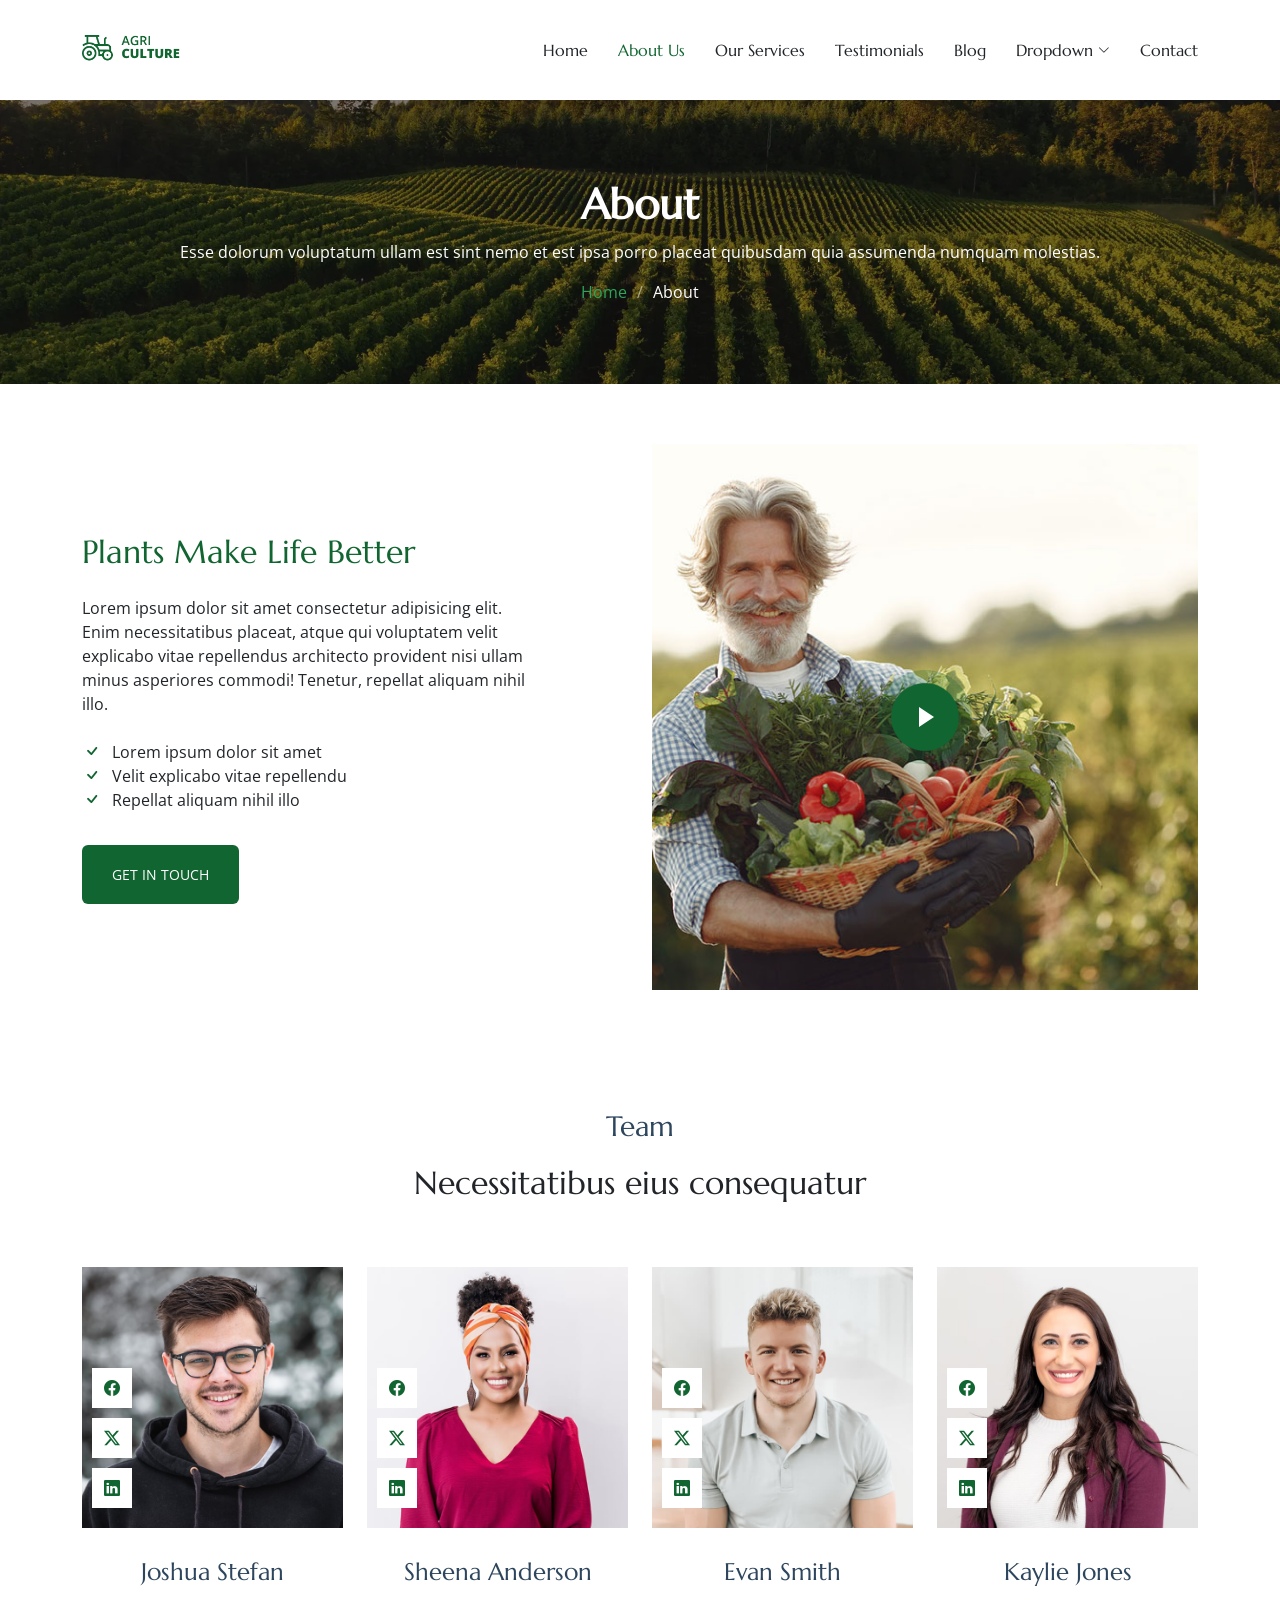
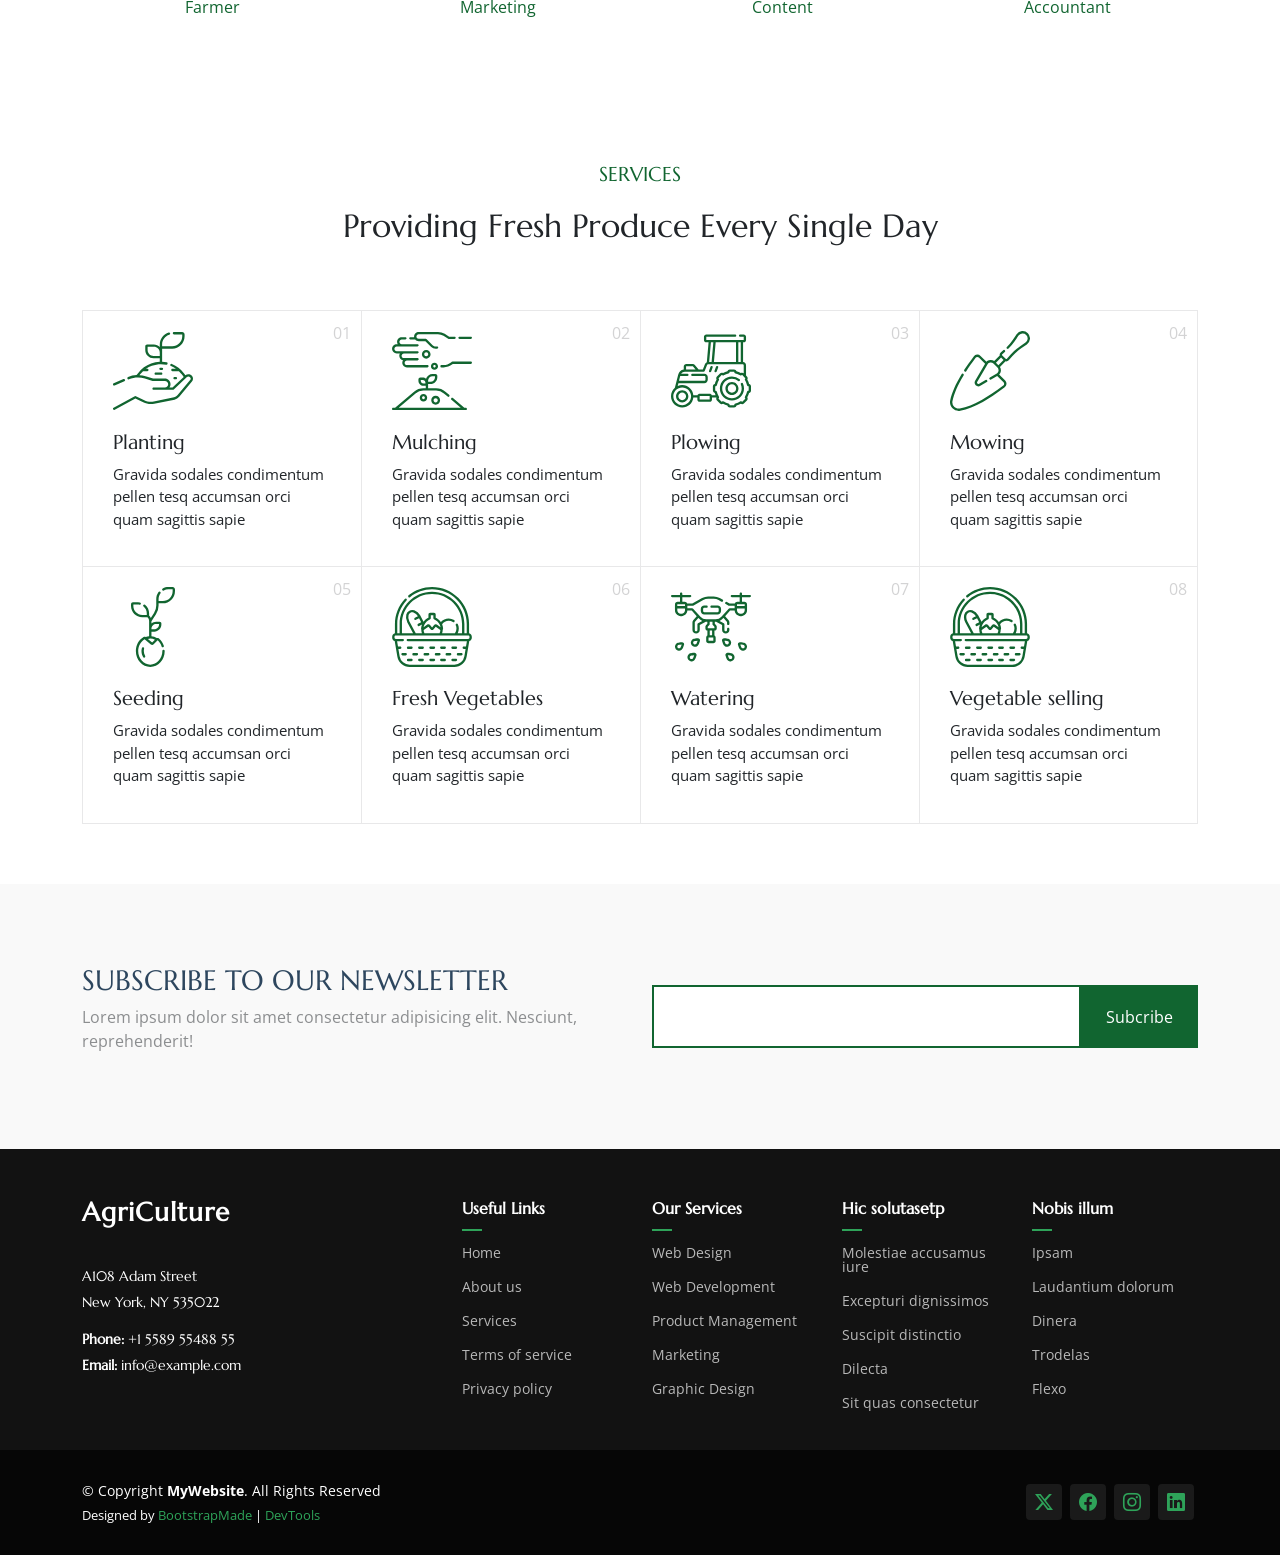
<file: propuestas/AgriCulture/about.html>
<!DOCTYPE html>
<html lang="en">

<head>
  <meta charset="utf-8">
  <meta content="width=device-width, initial-scale=1.0" name="viewport">
  <title>About - AgriCulture Bootstrap Template</title>
  <meta name="description" content="">
  <meta name="keywords" content="">

  <!-- Favicons -->
  <link href="assets/img/favicon.png" rel="icon">
  <link href="assets/img/apple-touch-icon.png" rel="apple-touch-icon">

  <!-- Fonts -->
  <link href="https://fonts.googleapis.com" rel="preconnect">
  <link href="https://fonts.gstatic.com" rel="preconnect" crossorigin>
  <link href="https://fonts.googleapis.com/css2?family=Open+Sans:ital,wght@0,300;0,400;0,500;0,600;0,700;0,800;1,300;1,400;1,500;1,600;1,700;1,800&family=Marcellus:wght@400&display=swap" rel="stylesheet">

  <!-- Vendor CSS Files -->
  <link href="assets/vendor/bootstrap/css/bootstrap.min.css" rel="stylesheet">
  <link href="assets/vendor/bootstrap-icons/bootstrap-icons.css" rel="stylesheet">
  <link href="assets/vendor/aos/aos.css" rel="stylesheet">
  <link href="assets/vendor/swiper/swiper-bundle.min.css" rel="stylesheet">
  <link href="assets/vendor/glightbox/css/glightbox.min.css" rel="stylesheet">

  <!-- Main CSS File -->
  <link href="assets/css/main.css" rel="stylesheet">

  <!-- =======================================================
  * Template Name: AgriCulture
  * Template URL: https://bootstrapmade.com/agriculture-bootstrap-website-template/
  * Updated: Aug 07 2024 with Bootstrap v5.3.3
  * Author: BootstrapMade.com
  * License: https://bootstrapmade.com/license/
  ======================================================== -->
</head>

<body class="about-page">

  <header id="header" class="header d-flex align-items-center position-relative">
    <div class="container-fluid container-xl position-relative d-flex align-items-center justify-content-between">

      <a href="index.html" class="logo d-flex align-items-center">
        <!-- Uncomment the line below if you also wish to use an image logo -->
        <img src="assets/img/logo.png" alt="AgriCulture">
        <!-- <h1 class="sitename">AgriCulture</h1>  -->
      </a>

      <nav id="navmenu" class="navmenu">
        <ul>
          <li><a href="index.html">Home</a></li>
          <li><a href="about.html" class="active">About Us</a></li>
          <li><a href="services.html">Our Services</a></li>
          <li><a href="testimonials.html">Testimonials</a></li>
          <li><a href="blog.html">Blog</a></li>
          <li class="dropdown"><a href="#"><span>Dropdown</span> <i class="bi bi-chevron-down toggle-dropdown"></i></a>
            <ul>
              <li><a href="#">Dropdown 1</a></li>
              <li class="dropdown"><a href="#"><span>Deep Dropdown</span> <i class="bi bi-chevron-down toggle-dropdown"></i></a>
                <ul>
                  <li><a href="#">Deep Dropdown 1</a></li>
                  <li><a href="#">Deep Dropdown 2</a></li>
                  <li><a href="#">Deep Dropdown 3</a></li>
                  <li><a href="#">Deep Dropdown 4</a></li>
                  <li><a href="#">Deep Dropdown 5</a></li>
                </ul>
              </li>
              <li><a href="#">Dropdown 2</a></li>
              <li><a href="#">Dropdown 3</a></li>
              <li><a href="#">Dropdown 4</a></li>
            </ul>
          </li>
          <li><a href="contact.html">Contact</a></li>
        </ul>
        <i class="mobile-nav-toggle d-xl-none bi bi-list"></i>
      </nav>

    </div>
  </header>

  <main class="main">

    <!-- Page Title -->
    <div class="page-title dark-background" data-aos="fade" style="background-image: url(assets/img/page-title-bg.webp);">
      <div class="container position-relative">
        <h1>About</h1>
        <p>Esse dolorum voluptatum ullam est sint nemo et est ipsa porro placeat quibusdam quia assumenda numquam molestias.</p>
        <nav class="breadcrumbs">
          <ol>
            <li><a href="index.html">Home</a></li>
            <li class="current">About</li>
          </ol>
        </nav>
      </div>
    </div><!-- End Page Title -->

    <!-- About 3 Section -->
    <section id="about-3" class="about-3 section">

      <div class="container">
        <div class="row gy-4 justify-content-between align-items-center">
          <div class="col-lg-6 order-lg-2 position-relative" data-aos="zoom-out">
            <img src="assets/img/img_sq_1.jpg" alt="Image" class="img-fluid">
            <a href="https://www.youtube.com/watch?v=Y7f98aduVJ8" class="glightbox pulsating-play-btn">
              <span class="play"><i class="bi bi-play-fill"></i></span>
            </a>
          </div>
          <div class="col-lg-5 order-lg-1" data-aos="fade-up" data-aos-delay="100">
            <h2 class="content-title mb-4">Plants Make Life Better</h2>
            <p class="mb-4">
              Lorem ipsum dolor sit amet consectetur adipisicing elit. Enim
              necessitatibus placeat, atque qui voluptatem velit explicabo vitae
              repellendus architecto provident nisi ullam minus asperiores commodi!
              Tenetur, repellat aliquam nihil illo.
            </p>
            <ul class="list-unstyled list-check">
              <li>Lorem ipsum dolor sit amet</li>
              <li>Velit explicabo vitae repellendu</li>
              <li>Repellat aliquam nihil illo</li>
            </ul>

            <p><a href="#" class="btn-cta">Get in touch</a></p>
          </div>
        </div>
      </div>
    </section><!-- /About 3 Section -->

    <!-- Team Section -->
    <section class="team-15 team section" id="team">
      <!-- Section Title -->
      <div class="container section-title" data-aos="fade-up">
        <h2>Team</h2>
        <p>Necessitatibus eius consequatur</p>
      </div><!-- End Section Title -->

      <div class="content">
        <div class="container">

          <div class="row">
            <div class="col-lg-3 col-md-6 mb-4">
              <div class="person">
                <figure>
                  <img src="assets/img/team/team-1.jpg" alt="Image" class="img-fluid">
                  <div class="social">
                    <a href="#"><span class="bi bi-facebook"></span></a>
                    <a href="#"><span class="bi bi-twitter-x"></span></a>
                    <a href="#"><span class="bi bi-linkedin"></span></a>
                  </div>
                </figure>
                <div class="person-contents">
                  <h3>Joshua Stefan</h3>
                  <span class="position">Farmer</span>
                </div>
              </div>
            </div>

            <div class="col-lg-3 col-md-6 mb-4">
              <div class="person">
                <figure>
                  <img src="assets/img/team/team-2.jpg" alt="Image" class="img-fluid">
                  <div class="social">
                    <a href="#"><span class="bi bi-facebook"></span></a>
                    <a href="#"><span class="bi bi-twitter-x"></span></a>
                    <a href="#"><span class="bi bi-linkedin"></span></a>
                  </div>
                </figure>
                <div class="person-contents">
                  <h3>Sheena Anderson</h3>
                  <span class="position">Marketing</span>
                </div>
              </div>
            </div>

            <div class="col-lg-3 col-md-6 mb-4">
              <div class="person">
                <figure>
                  <img src="assets/img/team/team-3.jpg" alt="Image" class="img-fluid">
                  <div class="social">
                    <a href="#"><span class="bi bi-facebook"></span></a>
                    <a href="#"><span class="bi bi-twitter-x"></span></a>
                    <a href="#"><span class="bi bi-linkedin"></span></a>
                  </div>
                </figure>
                <div class="person-contents">
                  <h3>Evan Smith</h3>
                  <span class="position">Content</span>
                </div>
              </div>
            </div>

            <div class="col-lg-3 col-md-6 mb-4">
              <div class="person">
                <figure>
                  <img src="assets/img/team/team-4.jpg" alt="Image" class="img-fluid">
                  <div class="social">
                    <a href="#"><span class="bi bi-facebook"></span></a>
                    <a href="#"><span class="bi bi-twitter-x"></span></a>
                    <a href="#"><span class="bi bi-linkedin"></span></a>
                  </div>
                </figure>
                <div class="person-contents">
                  <h3>Kaylie Jones</h3>
                  <span class="position">Accountant</span>
                </div>
              </div>
            </div>

          </div>
        </div>
      </div>

    </section><!-- /Team Section -->

    <!-- Services Section -->
    <section id="services" class="services section">

      <!-- Section Title -->
      <div class="container section-title" data-aos="fade-up">
        <h2>SERVICES</h2>
        <p>Providing Fresh Produce Every Single Day</p>
      </div><!-- End Section Title -->
      <div class="content">
        <div class="container">
          <div class="row g-0">
            <div class="col-lg-3 col-md-6">
              <div class="service-item">
                <span class="number">01</span>
                <div class="service-item-icon">
                  <svg xmlns="http://www.w3.org/2000/svg" version="1.1" xmlns:xlink="http://www.w3.org/1999/xlink" width="80" height="80" x="0" y="0" viewBox="0 0 509.435 509.435" style="enable-background: new 0 0 512 512" xml:space="preserve" class="">
                    <g>
                      <path d="M7.506 347.639c.994 0 2.005-.199 2.976-.619l62.037-26.857a7.5 7.5 0 0 0 3.903-9.862 7.5 7.5 0 0 0-9.862-3.903L4.523 333.255a7.501 7.501 0 0 0 2.983 14.384zM500.883 283.197c-10.953-10.952-28.175-11.423-39.689-1.267l-10.034-13.307c-19.783-26.239-46.1-46.623-76.103-58.948a7.5 7.5 0 0 0-5.699 13.875c11.136 4.575 21.708 10.382 31.567 17.249h-22.621c-4.143 0-7.5 3.358-7.5 7.5s3.357 7.5 7.5 7.5h41.188a169.382 169.382 0 0 1 19.691 21.855l11.048 14.652-71.171 67.597h-19.48a35.772 35.772 0 0 0 6.775-20.976c0-19.837-16.139-35.975-35.976-35.975h-75.023l-48.33-15.005a160.871 160.871 0 0 0-37.992-6.934l2.533-3.359a169.852 169.852 0 0 1 19.67-21.855h27.398c4.143 0 7.5-3.358 7.5-7.5s-3.357-7.5-7.5-7.5h-8.848a165.125 165.125 0 0 1 38.01-19.73c28.992-10.532 60.376-12.89 90.754-6.821a7.498 7.498 0 0 0 8.824-5.885 7.5 7.5 0 0 0-5.885-8.824 184.517 184.517 0 0 0-28.616-3.4v-83.727h64.189c43.49 0 78.872-35.382 78.872-78.872V22.488c0-8.712-7.088-15.801-15.801-15.801h-51.729c-4.143 0-7.5 3.358-7.5 7.5s3.357 7.5 7.5 7.5h51.729c.441 0 .801.359.801.801v11.051c0 35.219-28.653 63.872-63.872 63.872h-64.189V85.559c0-28.082 18.793-53.262 45.701-61.234a7.5 7.5 0 1 0-4.261-14.382c-15.972 4.732-30.338 14.681-40.451 28.015-10.46 13.79-15.988 30.25-15.988 47.601v16.416c-9.59-9.839-22.97-15.965-37.762-15.965h-43.432c-6.193 0-11.232 5.039-11.232 11.232v23.629c0 29.093 23.669 52.762 52.763 52.762h39.663v22.475a183.375 183.375 0 0 0-55.199 10.86c-32.974 11.978-61.705 33.297-83.085 61.653l-9.313 12.351a161.07 161.07 0 0 0-54.289 12.692 7.5 7.5 0 0 0-3.949 9.844 7.498 7.498 0 0 0 9.844 3.949c31.858-13.616 67.62-15.458 100.696-5.188l49.416 15.343c.72.224 1.47.337 2.224.337h76.161c11.566 0 20.976 9.409 20.976 20.975s-9.409 20.976-20.976 20.976h-71.803c-4.143 0-7.5 3.358-7.5 7.5s3.357 7.5 7.5 7.5h123.477a7.5 7.5 0 0 0 5.165-2.062l83.48-79.289c5.56-5.279 14.158-5.167 19.577.252a13.957 13.957 0 0 1 .853 18.9l-80.942 97.046a37.161 37.161 0 0 1-21.112 12.581L259.57 448.474c-20.377 4.113-41.89 1.365-60.575-7.739l-53.332-25.982a7.507 7.507 0 0 0-6.884.162L3.903 488.665a7.5 7.5 0 0 0 7.197 13.161l131.475-71.888 49.849 24.285c21.631 10.538 46.53 13.72 70.114 8.957l129.506-26.146a52.209 52.209 0 0 0 29.663-17.677l80.942-97.046c9.682-11.61 8.923-28.426-1.766-39.114zM258.212 158.634c-20.822 0-37.763-16.94-37.763-37.762V101.01h39.664c20.822 0 37.762 16.94 37.762 37.762v19.861h-39.663z" fill="currentColor" opacity="1" data-original="currentColor"></path>
                      <path d="M319.171 240.778a7.5 7.5 0 0 0-7.5-7.5h-9.43c-4.143 0-7.5 3.358-7.5 7.5s3.357 7.5 7.5 7.5h9.43a7.5 7.5 0 0 0 7.5-7.5zM272.068 264.08c-4.143 0-7.5 3.358-7.5 7.5s3.357 7.5 7.5 7.5h34.888c4.143 0 7.5-3.358 7.5-7.5s-3.357-7.5-7.5-7.5zM400.305 307.996c4.143 0 7.5-3.358 7.5-7.5s-3.357-7.5-7.5-7.5h-8.172c-4.143 0-7.5 3.358-7.5 7.5s3.357 7.5 7.5 7.5z" fill="currentColor" opacity="1" data-original="currentColor"></path>
                    </g>
                  </svg>
                </div>
                <div class="service-item-content">
                  <h3 class="service-heading">Planting</h3>
                  <p>
                    Gravida sodales condimentum pellen tesq accumsan orci quam
                    sagittis sapie
                  </p>
                </div>
              </div>
            </div>
            <div class="col-lg-3 col-md-6">
              <div class="service-item">
                <span class="number">02</span>
                <div class="service-item-icon">
                  <svg xmlns="http://www.w3.org/2000/svg" version="1.1" xmlns:xlink="http://www.w3.org/1999/xlink" width="80" height="80" x="0" y="0" viewBox="0 0 514.314 514.314" style="enable-background: new 0 0 512 512" xml:space="preserve" class="">
                    <g>
                      <path d="M434.176 51.297h72.639c4.143 0 7.5-3.358 7.5-7.5s-3.357-7.5-7.5-7.5h-72.639c-4.143 0-7.5 3.358-7.5 7.5s3.357 7.5 7.5 7.5zM117.994 54.791h30.852c5.47 6.605 13.729 10.82 22.955 10.82h42.865l35.886 35.886c8.246 8.246 19.209 12.787 30.869 12.787h8.32c4.143 0 7.5-3.358 7.5-7.5s-3.357-7.5-7.5-7.5h-8.32c-7.654 0-14.85-2.981-20.262-8.393l-38.083-38.083a7.5 7.5 0 0 0-5.304-2.197H171.8c-8.159 0-14.797-6.638-14.797-14.797s6.638-14.797 14.797-14.797h123.757a66.756 66.756 0 0 1 35.416 10.157l30.374 18.983a7.497 7.497 0 0 0 3.975 1.14h36.891c4.143 0 7.5-3.358 7.5-7.5s-3.357-7.5-7.5-7.5h-34.739l-28.551-17.843a81.742 81.742 0 0 0-43.365-12.437H171.801c-16.43 0-29.797 13.367-29.797 29.798 0 1.349.099 2.675.273 3.977h-24.283a7.5 7.5 0 1 0 0 14.999zM30.38 144.476h20.344a29.724 29.724 0 0 0-4.003 14.921c0 14.399 10.225 26.453 23.795 29.288a29.746 29.746 0 0 0-4.371 15.555c0 16.499 13.423 29.921 29.921 29.921h131.637a7.5 7.5 0 0 0 7.498-7.688 7.5 7.5 0 0 0-8.307-7.311H96.065c-8.228 0-14.921-6.694-14.921-14.921s6.693-14.921 14.921-14.921H163.9c4.143 0 7.5-3.358 7.5-7.5s-3.357-7.5-7.5-7.5H76.643c-8.228 0-14.922-6.694-14.922-14.921s6.694-14.921 14.922-14.921H163.9c4.143 0 7.5-3.358 7.5-7.5s-3.357-7.5-7.5-7.5H30.38c-8.228 0-14.921-6.694-14.921-14.921s6.693-14.921 14.921-14.921H163.9c4.143 0 7.5-3.358 7.5-7.5s-3.357-7.5-7.5-7.5H62.547c-8.228 0-14.921-6.694-14.921-14.921s6.693-14.921 14.921-14.921h23.485c4.143 0 7.5-3.358 7.5-7.5s-3.357-7.5-7.5-7.5H62.547c-16.498 0-29.921 13.423-29.921 29.921a29.719 29.719 0 0 0 4.003 14.921H30.38C13.882 84.636.459 98.059.459 114.557s13.423 29.919 29.921 29.919zM506.814 196.74H389.248a7.497 7.497 0 0 0-4.629 1.599l-5.613 4.403c-13.495 10.588-30.375 16.42-47.529 16.42h-12.272a7.5 7.5 0 0 0-8.309 7.5 7.5 7.5 0 0 0 7.5 7.5h13.081c20.496 0 40.664-6.967 56.788-19.618l3.574-2.804h114.976a7.5 7.5 0 1 0-.001-15z" fill="currentColor" opacity="1" data-original="currentColor" class=""></path>
                      <path d="M192.215 150.164c0 15.372 12.506 27.878 27.878 27.878s27.879-12.506 27.879-27.878-12.507-27.878-27.879-27.878-27.878 12.506-27.878 27.878zm40.757 0c0 7.101-5.777 12.878-12.879 12.878-7.101 0-12.878-5.777-12.878-12.878s5.777-12.878 12.878-12.878c7.101-.001 12.879 5.777 12.879 12.878zM273.049 203.771c-12.599 0-22.848 10.25-22.848 22.848s10.249 22.847 22.848 22.847 22.848-10.249 22.848-22.847-10.25-22.848-22.848-22.848zm0 30.695c-4.327 0-7.848-3.52-7.848-7.847s3.521-7.848 7.848-7.848 7.848 3.521 7.848 7.848-3.521 7.847-7.848 7.847zM474.178 493.298h-9.202l-73.199-62.323c-3.155-2.686-7.888-2.305-10.573.849s-2.305 7.887.849 10.572l59.785 50.902H43.105l108.164-92.092a77.855 77.855 0 0 1 50.423-18.558h81.558a77.851 77.851 0 0 1 50.423 18.558l24.029 20.458a7.498 7.498 0 0 0 10.573-.849 7.5 7.5 0 0 0-.849-10.572l-24.029-20.458a92.867 92.867 0 0 0-60.147-22.137h-51.158v-26.806h15.44c24.205 0 43.896-19.692 43.896-43.897v-8.808c0-6.785-5.52-12.305-12.305-12.305h-18.135c-19.99 0-36.891 13.437-42.174 31.749-5.716-4.945-13.156-7.947-21.29-7.947h-15.061c-6.942 0-12.591 5.648-12.591 12.592v7.399c0 17.97 14.619 32.589 32.589 32.589h14.629v15.433h-15.399a92.867 92.867 0 0 0-60.147 22.137L19.967 493.298H7.5c-4.143 0-7.5 3.358-7.5 7.5s3.357 7.5 7.5 7.5h466.678a7.5 7.5 0 0 0 0-15zM232.092 319.73c0-15.934 12.963-28.897 28.897-28.897h15.439v6.112c0 15.934-12.963 28.897-28.896 28.897h-15.44zm-16.978 17.485h-12.651c-9.698 0-17.589-7.89-17.589-17.589v-4.991h12.651c9.698 0 17.589 7.89 17.589 17.589z" fill="currentColor" opacity="1" data-original="currentColor" class=""></path>
                      <path d="M178.358 429.065c0 13.218 10.754 23.972 23.972 23.972s23.972-10.753 23.972-23.972-10.754-23.972-23.972-23.972-23.972 10.753-23.972 23.972zm32.944 0c0 4.947-4.024 8.972-8.972 8.972s-8.972-4.025-8.972-8.972 4.024-8.972 8.972-8.972 8.972 4.024 8.972 8.972zM252.23 445.536c0 15.706 12.777 28.484 28.483 28.484s28.484-12.778 28.484-28.484-12.778-28.484-28.484-28.484-28.483 12.778-28.483 28.484zm41.968 0c0 7.435-6.049 13.484-13.484 13.484s-13.483-6.049-13.483-13.484 6.049-13.484 13.483-13.484c7.435 0 13.484 6.049 13.484 13.484z" fill="currentColor" opacity="1" data-original="currentColor" class=""></path>
                    </g>
                  </svg>
                </div>
                <div class="service-item-content">
                  <h3 class="service-heading">Mulching</h3>
                  <p>
                    Gravida sodales condimentum pellen tesq accumsan orci quam
                    sagittis sapie
                  </p>
                </div>
              </div>
            </div>
            <div class="col-lg-3 col-md-6">
              <div class="service-item">
                <span class="number">03</span>
                <div class="service-item-icon">
                  <svg xmlns="http://www.w3.org/2000/svg" version="1.1" xmlns:xlink="http://www.w3.org/1999/xlink" width="80" height="80" x="0" y="0" viewBox="0 0 516.53 516.53" style="enable-background: new 0 0 512 512" xml:space="preserve" class="">
                    <g>
                      <path d="M504.085 341.447a113.617 113.617 0 0 0-11.524-27.805c3.866-6.212 3.104-14.506-2.288-19.897l-5.804-5.804v-67.388c0-10.907-8.398-19.878-19.066-20.817V73.099h4.012c8.301 0 15.054-6.753 15.054-15.054V37.599c0-8.301-6.753-15.054-15.054-15.054h-23.242a7.5 7.5 0 0 0 0 15l23.296.054-.054 20.5-241.554-.054.054-20.5H414.21a7.5 7.5 0 0 0 0-15H227.916c-8.301 0-15.054 6.753-15.054 15.054v20.446c0 8.301 6.753 15.054 15.054 15.054h14.719L231.27 201.13c-5.215 2.077-9.463 6.215-11.642 11.675l-14.014 35.128h-27.323l-24.417-28.857a16.73 16.73 0 0 0-12.795-5.936H99.071c-9.242 0-16.761 7.519-16.761 16.761v18.66a44.759 44.759 0 0 0-35.97 33.278L24.937 367.09C9.676 380.359 0 399.894 0 421.658c0 39.881 32.446 72.327 72.328 72.327 37.349 0 68.174-28.457 71.938-64.827h25.905v12.546c0 8.282 6.738 15.02 15.02 15.02h64.364c8.282 0 15.02-6.738 15.02-15.02v-12.546h29.374c-3.278 6.098-2.356 13.875 2.785 19.016l19.555 19.554a16 16 0 0 0 11.388 4.718c3.045 0 5.961-.839 8.506-2.431a113.556 113.556 0 0 0 27.808 11.525c1.662 7.123 8.064 12.445 15.686 12.445h27.655c7.602 0 13.99-5.293 15.672-12.441a113.582 113.582 0 0 0 27.814-11.525 15.986 15.986 0 0 0 8.514 2.427c4.302 0 8.346-1.675 11.388-4.717l19.555-19.555c5.396-5.396 6.156-13.7 2.29-19.901a113.607 113.607 0 0 0 11.522-27.801c7.123-1.662 12.445-8.064 12.445-15.686v-27.655c-.002-7.621-5.324-14.023-12.447-15.684zm-53.681-141.805h-15.681V73.099h15.681zM419.723 73.099v126.543h-142.46l11.233-126.543zm-146.286 0-11.233 126.543h-15.743l11.234-126.543zM99.071 228.14h42.008c.519 0 1.008.227 1.344.624l16.219 19.169H97.311v-18.032c0-.971.79-1.761 1.76-1.761zm-51.11 108.845h167.157c12.315 0 22.334-10.019 22.334-22.334v-16.152c0-12.315-10.019-22.334-22.334-22.334h-77.364a7.5 7.5 0 0 0 0 15h77.364c4.044 0 7.334 3.29 7.334 7.334v16.152c0 4.044-3.29 7.334-7.334 7.334H51.727l7.738-30.821h46.327a7.5 7.5 0 0 0 0-15h-40.76a29.774 29.774 0 0 1 24.779-13.231h120.886a7.5 7.5 0 0 0 6.966-4.721l15.897-39.849a5.883 5.883 0 0 1 5.49-3.721h224.51a5.916 5.916 0 0 1 5.91 5.91v52.522c-5.348-4.343-12.853-4.747-18.636-1.165a113.598 113.598 0 0 0-27.818-11.532c-1.662-7.123-8.063-12.445-15.685-12.445h-27.655c-7.602 0-13.99 5.294-15.672 12.441a113.583 113.583 0 0 0-27.818 11.527c-6.213-3.868-14.506-3.104-19.897 2.288l-19.555 19.555c-5.375 5.375-6.149 13.637-2.28 19.884a113.572 113.572 0 0 0-11.531 27.818c-7.123 1.662-12.445 8.063-12.445 15.685v27.655c0 7.602 5.293 13.99 12.441 15.672 1.242 4.67 2.784 9.24 4.603 13.699h-24.12c-2.277-5.402-7.626-9.204-13.847-9.204h-64.364c-6.221 0-11.569 3.802-13.847 9.204h-27.078c-3.764-36.371-34.589-64.828-71.938-64.828a71.896 71.896 0 0 0-28.994 6.086zm24.367 142c-31.61 0-57.328-25.717-57.328-57.327s25.717-57.328 57.328-57.328 57.327 25.717 57.327 57.328-25.717 57.327-57.327 57.327zm177.24-37.262h-.013l-64.384-.02.02-21.75 64.384.02zm251.962-56.937c0 .609-.496 1.105-1.189 1.105-4.816 0-8.956 3.287-10.065 7.992a98.695 98.695 0 0 1-12.139 29.288c-2.543 4.113-1.939 9.365 1.447 12.75l.084.084a1.105 1.105 0 0 1 0 1.562l-19.555 19.555a1.085 1.085 0 0 1-.781.323c-.208 0-.514-.056-.761-.303a3.326 3.326 0 0 0-.084-.084c-3.406-3.407-8.658-4.01-12.77-1.467a98.657 98.657 0 0 1-29.288 12.138c-4.706 1.11-7.992 5.25-7.992 10.15 0 .609-.496 1.105-1.104 1.105h-27.655c-.609 0-1.105-.496-1.105-1.189 0-4.816-3.287-8.956-7.992-10.066a98.69 98.69 0 0 1-29.287-12.137 10.35 10.35 0 0 0-5.455-1.561c-2.68 0-5.338 1.049-7.38 3.091a1.085 1.085 0 0 1-.781.323c-.208 0-.513-.056-.781-.324l-19.555-19.555c-.431-.431-.431-1.132.064-1.627 3.406-3.406 4.009-8.657 1.466-12.77a98.66 98.66 0 0 1-12.138-29.287c-1.11-4.706-5.25-7.992-10.15-7.992a1.107 1.107 0 0 1-1.105-1.105V357.13c0-.609.496-1.104 1.189-1.104 4.816 0 8.956-3.287 10.066-7.992a98.661 98.661 0 0 1 12.138-29.288c2.542-4.112 1.939-9.364-1.531-12.833a1.106 1.106 0 0 1 0-1.563l19.555-19.555c.431-.431 1.132-.431 1.626.064 3.407 3.408 8.658 4.011 12.77 1.467a98.666 98.666 0 0 1 29.288-12.138c4.706-1.11 7.992-5.25 7.992-10.15 0-.609.496-1.105 1.105-1.105h27.655c.609 0 1.104.496 1.104 1.189 0 4.816 3.287 8.956 7.992 10.066a98.664 98.664 0 0 1 29.288 12.139c4.113 2.543 9.365 1.939 12.833-1.531a1.107 1.107 0 0 1 1.563 0l19.555 19.555c.431.431.431 1.132-.062 1.625-3.408 3.406-4.012 8.658-1.468 12.771a98.666 98.666 0 0 1 12.138 29.288c1.11 4.706 5.25 7.992 10.066 7.992h.084c.609 0 1.105.496 1.105 1.104z" fill="currentColor" opacity="1" data-original="currentColor" class=""></path>
                      <path d="M454.895 335.721a7.5 7.5 0 0 0-3.834 9.889 62.412 62.412 0 0 1 5.335 25.349c0 34.678-28.213 62.891-62.891 62.891s-62.891-28.213-62.891-62.891c0-34.679 28.213-62.892 62.891-62.892a62.934 62.934 0 0 1 40.397 14.703 7.5 7.5 0 0 0 10.566-.923 7.5 7.5 0 0 0-.923-10.566 77.96 77.96 0 0 0-50.041-18.213c-42.949 0-77.891 34.942-77.891 77.892 0 42.949 34.942 77.891 77.891 77.891s77.891-34.942 77.891-77.891c0-10.895-2.224-21.46-6.611-31.403a7.5 7.5 0 0 0-9.889-3.836zM72.328 381.807c-21.974 0-39.851 17.877-39.851 39.851s17.877 39.851 39.851 39.851 39.851-17.877 39.851-39.851-17.878-39.851-39.851-39.851zm0 64.702c-13.703 0-24.851-11.148-24.851-24.851s11.148-24.851 24.851-24.851 24.851 11.148 24.851 24.851-11.149 24.851-24.851 24.851z" fill="currentColor" opacity="1" data-original="currentColor" class=""></path>
                      <path d="M393.504 328.829c-23.23 0-42.13 18.899-42.13 42.13 0 23.23 18.899 42.129 42.13 42.129s42.13-18.899 42.13-42.129-18.9-42.13-42.13-42.13zm0 69.26c-14.959 0-27.13-12.17-27.13-27.129s12.17-27.13 27.13-27.13 27.13 12.17 27.13 27.13c0 14.958-12.171 27.129-27.13 27.129zM249.861 265.585a7.487 7.487 0 0 0 2.663.491 7.503 7.503 0 0 0 7.013-4.838l9.438-24.841a7.5 7.5 0 0 0-14.022-5.328l-9.438 24.841a7.499 7.499 0 0 0 4.346 9.675zM285.384 265.585a7.487 7.487 0 0 0 2.663.491 7.502 7.502 0 0 0 7.012-4.838l9.439-24.841a7.5 7.5 0 0 0-4.347-9.675 7.5 7.5 0 0 0-9.675 4.347l-9.439 24.841a7.5 7.5 0 0 0 4.347 9.675z" fill="currentColor" opacity="1" data-original="currentColor" class=""></path>
                    </g>
                  </svg>
                </div>
                <div class="service-item-content">
                  <h3 class="service-heading">Plowing</h3>
                  <p>
                    Gravida sodales condimentum pellen tesq accumsan orci quam
                    sagittis sapie
                  </p>
                </div>
              </div>
            </div>
            <div class="col-lg-3 col-md-6">
              <div class="service-item">
                <span class="number">04</span>
                <div class="service-item-icon">
                  <svg xmlns="http://www.w3.org/2000/svg" version="1.1" xmlns:xlink="http://www.w3.org/1999/xlink" width="80" height="80" x="0" y="0" viewBox="0 0 509.389 509.389" style="enable-background: new 0 0 512 512" xml:space="preserve" class="">
                    <g>
                      <path d="M495.69 14.267A46.636 46.636 0 0 0 458.364.766a46.637 46.637 0 0 0-34.257 20.05l-24.614 35.749a309.594 309.594 0 0 1-37.289 44.521 7.5 7.5 0 0 0 10.544 10.668 324.596 324.596 0 0 0 39.1-46.684l24.614-35.749a31.674 31.674 0 0 1 23.268-13.618 31.66 31.66 0 0 1 25.354 9.17 31.681 31.681 0 0 1 9.171 25.355 31.679 31.679 0 0 1-13.618 23.267l-35.75 24.615a324.066 324.066 0 0 0-59.859 53.246l-22.502 25.667a5.412 5.412 0 0 1-3.933 1.86c-1.518.071-2.966-.518-4.047-1.599l-21.873-21.872c-1.081-1.082-1.649-2.52-1.599-4.048s.711-2.925 1.86-3.933l15.802-13.854a7.5 7.5 0 0 0-9.889-11.279l-15.802 13.854a20.546 20.546 0 0 0-6.964 14.719 20.37 20.37 0 0 0 .64 5.69l-35.241 35.241c-7.726-5.323-17.119-7.656-26.65-6.449-8.734 1.104-16.614 5.058-22.612 11.157l-37.903-37.903a28.552 28.552 0 0 0-22.3-8.292 28.547 28.547 0 0 0-20.847 11.457c-23.749 31.972-43.447 60.009-60.222 85.713a7.5 7.5 0 0 0 6.275 11.6 7.495 7.495 0 0 0 6.288-3.402c16.606-25.447 36.135-53.239 59.7-84.966a13.562 13.562 0 0 1 9.903-5.441 13.585 13.585 0 0 1 10.595 3.939l39.789 39.789-63.489 107.398c-5.606 9.484-4.179 21.121 3.554 28.957 4.724 4.785 10.89 7.271 17.211 7.271 4.233-.001 8.536-1.115 12.519-3.399l40.792-24.114a7.499 7.499 0 1 0-7.632-12.912l-40.706 24.064c-4.745 2.723-9.055 1.038-11.506-1.446-1.129-1.144-4.561-5.302-1.318-10.787L239.37 211.63c3.736-6.32 10.058-10.474 17.342-11.395 7.292-.918 14.44 1.529 19.633 6.722l25.938 25.938c5.187 5.186 7.654 12.36 6.771 19.686-.878 7.28-4.911 13.598-10.99 17.288l-44.019 26.021a7.5 7.5 0 0 0 7.632 12.912l38.725-22.893 40.397 40.396a13.558 13.558 0 0 1 3.938 10.564 13.606 13.606 0 0 1-5.428 9.926c-54.818 40.993-97.27 69.301-137.646 91.785-50.099 27.898-95.647 45.713-139.25 54.462-13.202 2.648-26.235-1.337-35.759-10.935a40.033 40.033 0 0 1-10.799-36.472c10.129-48.517 33.232-101.845 70.63-163.033a7.501 7.501 0 0 0-12.799-7.823c-38.309 62.679-62.028 117.563-72.515 167.79-3.796 18.186 1.75 36.916 14.835 50.103 10.368 10.45 24.27 16.146 38.625 16.145 3.564 0 7.159-.352 10.732-1.068 45.149-9.06 92.12-27.398 143.597-56.063 40.984-22.823 83.956-51.469 139.331-92.878a28.597 28.597 0 0 0 11.407-20.864 28.554 28.554 0 0 0-8.292-22.245l-38.525-38.525c6.079-6.031 10.002-13.987 11.063-22.799 1.106-9.18-1.037-18.215-5.937-25.753l35.39-35.39a20.4 20.4 0 0 0 5.022.654 20.546 20.546 0 0 0 15.384-6.975l22.502-25.667a309.032 309.032 0 0 1 57.086-50.779l35.749-24.614a46.635 46.635 0 0 0 20.05-34.256 46.63 46.63 0 0 0-13.5-37.328zM340.732 184.685l-32.723 32.723-15.459-15.459 32.723-32.723z" fill="currentColor" opacity="1" data-original="currentColor"></path>
                    </g>
                  </svg>
                </div>
                <div class="service-item-content">
                  <h3 class="service-heading">Mowing</h3>
                  <p>
                    Gravida sodales condimentum pellen tesq accumsan orci quam
                    sagittis sapie
                  </p>
                </div>
              </div>
            </div>

            <div class="col-lg-3 col-md-6">
              <div class="service-item">
                <span class="number">05</span>
                <div class="service-item-icon">
                  <svg xmlns="http://www.w3.org/2000/svg" version="1.1" xmlns:xlink="http://www.w3.org/1999/xlink" width="80" height="80" x="0" y="0" viewBox="0 0 513.089 513.089" style="enable-background: new 0 0 512 512" xml:space="preserve" class="">
                    <g>
                      <path d="M194.209 386.877a7.497 7.497 0 0 0-9.15 5.363 75.07 75.07 0 0 0-2.428 18.947c0 13.789 3.615 27 10.454 38.204a7.494 7.494 0 0 0 10.308 2.495 7.5 7.5 0 0 0 2.494-10.309c-5.401-8.851-8.257-19.359-8.257-30.39a60.09 60.09 0 0 1 1.941-15.16 7.497 7.497 0 0 0-5.362-9.15z" fill="currentColor" opacity="1" data-original="currentColor"></path>
                      <path d="M382.56 0h-27.319c-12.654 0-25.236 3.119-36.386 9.021a7.5 7.5 0 0 0 7.018 13.258c9.124-4.83 19.005-7.278 29.368-7.278h27.222v12.022c0 34.679-28.213 62.892-62.892 62.892h-27.222V77.893c0-13.309 4.12-26.038 11.914-36.811a7.5 7.5 0 0 0-12.153-8.793c-9.657 13.347-14.762 29.117-14.762 45.604V119.154a88.294 88.294 0 0 1-14.296 48.23l-20.501 31.543a46.65 46.65 0 0 0-9.615-13.916l-1.273-1.273v-14.053c0-21.604-9.58-41.872-26.284-55.608a7.5 7.5 0 0 0-9.528 11.586c13.226 10.876 20.812 26.922 20.812 44.022v9.66h-29.069c-31.412 0-56.968-25.556-56.968-56.968v-9.66h29.069c3.454 0 6.976.329 10.467.977a7.5 7.5 0 0 0 2.738-14.748 72.57 72.57 0 0 0-13.205-1.229h-31.883c-6.72 0-12.187 5.467-12.187 12.186v12.474c0 39.684 32.284 71.968 71.968 71.968h33.463l1.273 1.273c5.979 5.979 9.271 13.927 9.271 22.381v98.306a79.003 79.003 0 0 0-21.446 5.114c-4.152-2.798-9.597-3.045-13.983-.509-30.558 17.671-49.541 52.263-49.541 90.277 0 56.188 41.481 101.901 92.47 101.901s92.47-45.713 92.47-101.901c0-.237-.004-.473-.009-.709l-.005-.334a7.5 7.5 0 0 0-7.499-7.433h-.068a7.5 7.5 0 0 0-7.433 7.567l.014.909c0 47.917-34.753 86.901-77.47 86.901s-77.47-38.984-77.47-86.901c0-32.212 15.656-61.449 40.948-76.643l40.182 34.094c5.225 4.433 13.1 4.099 17.929-.761l25.512-25.668c11.649 10.022 20.473 23.408 25.562 38.809a7.496 7.496 0 0 0 9.475 4.768 7.5 7.5 0 0 0 4.768-9.474c-6.15-18.613-17.027-34.756-31.454-46.681-4.011-3.317-9.358-3.923-13.824-1.93-10.53-6.377-22.136-10.243-34.128-11.384v-29.695h18.365c25.013 0 45.362-20.35 45.362-45.362v-7.928c0-6.115-4.975-11.089-11.089-11.089h-22.276c-11.667 0-22.318 4.429-30.362 11.693v-13.713l29.028-44.665a103.263 103.263 0 0 0 16.72-56.404v-14.239h27.222c42.949 0 77.892-34.942 77.892-77.892v-12.12C397.462 6.685 390.777 0 382.56 0zM251.211 356.136l-27.468-23.306a63.694 63.694 0 0 1 15.358-1.884c10.366 0 20.534 2.525 29.851 7.34zm25.752-118.894h18.365v4.017c0 16.742-13.62 30.362-30.362 30.362h-18.365v-4.017c0-16.741 13.62-30.362 30.362-30.362z" fill="currentColor" opacity="1" data-original="currentColor"></path>
                    </g>
                  </svg>
                </div>
                <div class="service-item-content">
                  <h3 class="service-heading">Seeding</h3>
                  <p>
                    Gravida sodales condimentum pellen tesq accumsan orci quam
                    sagittis sapie
                  </p>
                </div>
              </div>
            </div>
            <div class="col-lg-3 col-md-6">
              <div class="service-item">
                <span class="number">06</span>
                <div class="service-item-icon">
                  <svg xmlns="http://www.w3.org/2000/svg" version="1.1" xmlns:xlink="http://www.w3.org/1999/xlink" width="80" height="80" x="0" y="0" viewBox="0 0 511.67 511.67" style="enable-background: new 0 0 512 512" xml:space="preserve" class="">
                    <g>
                      <path d="M492.96 296.401v-59.276c0-63.338-24.665-122.886-69.452-167.673C378.721 24.666 319.174 0 255.835 0c-54.517 0-107.757 18.967-149.914 53.407a7.5 7.5 0 1 0 9.491 11.616C154.896 32.765 204.767 15 255.835 15c59.332 0 115.112 23.105 157.066 65.059 41.953 41.954 65.059 97.734 65.059 157.066v58.7h-15v-58.7C462.96 122.916 370.044 30 255.835 30S48.71 122.916 48.71 237.125v58.7h-15v-58.7c0-56.142 21.01-109.737 59.158-150.913a7.502 7.502 0 0 0-11.004-10.195C41.139 119.975 18.71 177.19 18.71 237.125v59.276c-10.029 2.3-17.535 11.291-17.535 22.008v5.81c0 10.194 6.791 18.828 16.085 21.627l16.782 99.17c6.535 38.622 39.71 66.654 78.882 66.654h285.822c39.172 0 72.347-28.032 78.882-66.654l16.782-99.17c9.294-2.798 16.085-11.432 16.085-21.627v-5.81c0-10.717-7.506-19.708-17.535-22.008zM63.71 237.125C63.71 131.187 149.896 45 255.835 45S447.96 131.187 447.96 237.125v58.7h-27.888a64.77 64.77 0 0 0 7.259-29.747c0-9.561-2.046-18.787-6.081-27.423a7.5 7.5 0 0 0-13.59 6.35c3.1 6.633 4.671 13.723 4.671 21.073a49.851 49.851 0 0 1-9.875 29.747h-82.073a68.421 68.421 0 0 0 3.912-22.766l-.003-.369a10.737 10.737 0 0 0 2.441-7.707l-.074-.952a81.022 81.022 0 0 0-6.053-25.058c9.161-14.126 24.883-22.763 41.856-22.763a49.676 49.676 0 0 1 26.83 7.844 7.5 7.5 0 0 0 8.086-12.634 64.65 64.65 0 0 0-34.916-10.21c-19.407 0-37.547 8.686-49.744 23.261a81.08 81.08 0 0 0-25.89-24.171l-7.325-4.298v-19.86c0-6.111-4.972-11.083-11.083-11.083h-24.17c-6.111 0-11.083 4.972-11.083 11.083v19.86l-7.325 4.298a81.067 81.067 0 0 0-24.083 21.633l-21.606-40.574a68.923 68.923 0 0 0-37.588-32.526 39.21 39.21 0 0 0-31.641 2.285 39.215 39.215 0 0 0-19.556 24.977 68.922 68.922 0 0 0 6.006 49.343l37.481 70.388H63.71zm88.14 58.7-41.235-77.438a53.95 53.95 0 0 1-4.701-38.625c1.687-6.691 5.971-12.162 12.061-15.405 6.091-3.244 13.022-3.745 19.516-1.409a53.936 53.936 0 0 1 28.384 23.614L146.29 196.99a7.5 7.5 0 0 0 7.051 13.241l19.627-10.451 13.619 25.575-19.627 10.451a7.5 7.5 0 0 0 7.051 13.241l17.809-9.483a81.015 81.015 0 0 0-5.807 24.466l-.074.961a10.774 10.774 0 0 0 1.468 6.319c-.018.6-.03 1.185-.03 1.752a68.427 68.427 0 0 0 3.914 22.766H151.85zm116.357-89.059 11.029 6.472a66.163 66.163 0 0 1 31.323 43.794l-23.74-16.479a13.027 13.027 0 0 0-17.511 2.36l-12.974 15.524-12.974-15.525c-2.59-3.099-6.283-4.719-10.029-4.719-2.584 0-5.193.771-7.481 2.359l-23.74 16.478a66.163 66.163 0 0 1 31.323-43.794l11.029-6.472a7.5 7.5 0 0 0 3.704-6.469v-20.238h16.336v20.238a7.504 7.504 0 0 0 3.705 6.471zm-60.729 89.059a53.472 53.472 0 0 1-5.062-20.774c.171-.105.342-.21.509-.326l30.046-20.854 15.047 18.007c2.065 2.471 5.097 3.888 8.317 3.888s6.252-1.417 8.317-3.888v-.001l15.047-18.006 29.574 20.527a53.458 53.458 0 0 1-5.081 21.428h-96.714zm288.017 28.394c0 4.182-3.402 7.584-7.584 7.584H101.084c-4.143 0-7.5 3.358-7.5 7.5s3.357 7.5 7.5 7.5h377.952l-5.751 33.987h-14.299c-4.143 0-7.5 3.358-7.5 7.5s3.357 7.5 7.5 7.5h11.76l-7.907 46.723a64.83 64.83 0 0 1-64.093 54.157H112.924a64.83 64.83 0 0 1-64.093-54.157l-7.907-46.723h11.76c4.143 0 7.5-3.358 7.5-7.5s-3.357-7.5-7.5-7.5H38.386l-5.751-33.987h36.487c4.143 0 7.5-3.358 7.5-7.5s-3.357-7.5-7.5-7.5H23.759c-4.182 0-7.584-3.402-7.584-7.584v-5.81c0-4.182 3.402-7.584 7.584-7.584h464.152c4.182 0 7.584 3.402 7.584 7.584z" fill="currentColor" opacity="1" data-original="currentColor"></path>
                      <path d="M246.338 395.79h21.993c4.143 0 7.5-3.358 7.5-7.5s-3.357-7.5-7.5-7.5h-21.993c-4.143 0-7.5 3.358-7.5 7.5s3.357 7.5 7.5 7.5zM174.455 395.79h21.994c4.143 0 7.5-3.358 7.5-7.5s-3.357-7.5-7.5-7.5h-21.994c-4.143 0-7.5 3.358-7.5 7.5s3.357 7.5 7.5 7.5zM102.573 395.79h21.994c4.143 0 7.5-3.358 7.5-7.5s-3.357-7.5-7.5-7.5h-21.994a7.5 7.5 0 0 0 0 15zM315.221 395.79h21.994c4.143 0 7.5-3.358 7.5-7.5s-3.357-7.5-7.5-7.5h-21.994c-4.143 0-7.5 3.358-7.5 7.5s3.357 7.5 7.5 7.5zM387.103 395.79h21.994c4.143 0 7.5-3.358 7.5-7.5s-3.357-7.5-7.5-7.5h-21.994c-4.143 0-7.5 3.358-7.5 7.5s3.357 7.5 7.5 7.5zM246.338 474.186h21.993c4.143 0 7.5-3.358 7.5-7.5s-3.357-7.5-7.5-7.5h-21.993c-4.143 0-7.5 3.358-7.5 7.5s3.357 7.5 7.5 7.5zM174.455 474.186h21.994c4.143 0 7.5-3.358 7.5-7.5s-3.357-7.5-7.5-7.5h-21.994c-4.143 0-7.5 3.358-7.5 7.5s3.357 7.5 7.5 7.5zM102.573 474.186h21.994c4.143 0 7.5-3.358 7.5-7.5s-3.357-7.5-7.5-7.5h-21.994a7.5 7.5 0 0 0 0 15zM337.215 459.186h-21.994c-4.143 0-7.5 3.358-7.5 7.5s3.357 7.5 7.5 7.5h21.994a7.5 7.5 0 0 0 0-15zM387.103 474.186h21.994c4.143 0 7.5-3.358 7.5-7.5s-3.357-7.5-7.5-7.5h-21.994c-4.143 0-7.5 3.358-7.5 7.5s3.357 7.5 7.5 7.5zM273.606 430.229a7.5 7.5 0 0 0 7.5 7.5H303.1c4.143 0 7.5-3.358 7.5-7.5s-3.357-7.5-7.5-7.5h-21.994a7.5 7.5 0 0 0-7.5 7.5zM201.725 430.229a7.5 7.5 0 0 0 7.5 7.5h21.994c4.143 0 7.5-3.358 7.5-7.5s-3.357-7.5-7.5-7.5h-21.994a7.5 7.5 0 0 0-7.5 7.5zM129.843 430.229a7.5 7.5 0 0 0 7.5 7.5h21.993c4.143 0 7.5-3.358 7.5-7.5s-3.357-7.5-7.5-7.5h-21.993a7.5 7.5 0 0 0-7.5 7.5zM87.454 422.729H67.46c-4.143 0-7.5 3.358-7.5 7.5s3.357 7.5 7.5 7.5h19.994c4.143 0 7.5-3.358 7.5-7.5s-3.357-7.5-7.5-7.5zM342.49 430.229a7.5 7.5 0 0 0 7.5 7.5h21.993c4.143 0 7.5-3.358 7.5-7.5s-3.357-7.5-7.5-7.5H349.99a7.5 7.5 0 0 0-7.5 7.5zM414.372 430.229a7.5 7.5 0 0 0 7.5 7.5h21.994c4.143 0 7.5-3.358 7.5-7.5s-3.357-7.5-7.5-7.5h-21.994a7.5 7.5 0 0 0-7.5 7.5z" fill="currentColor" opacity="1" data-original="currentColor"></path>
                    </g>
                  </svg>
                </div>
                <div class="service-item-content">
                  <h3 class="service-heading">Fresh Vegetables</h3>
                  <p>
                    Gravida sodales condimentum pellen tesq accumsan orci quam
                    sagittis sapie
                  </p>
                </div>
              </div>
            </div>
            <div class="col-lg-3 col-md-6">
              <div class="service-item">
                <span class="number">07</span>
                <div class="service-item-icon">
                  <svg xmlns="http://www.w3.org/2000/svg" version="1.1" xmlns:xlink="http://www.w3.org/1999/xlink" width="80" height="80" x="0" y="0" viewBox="0 0 512.805 512.805" style="enable-background: new 0 0 512 512" xml:space="preserve" class="">
                    <g>
                      <path d="M505.305 50.503h-50.094v-7.141c0-4.143-3.357-7.5-7.5-7.5s-7.5 3.357-7.5 7.5v7.141h-50.094c-4.143 0-7.5 3.357-7.5 7.5s3.357 7.5 7.5 7.5h50.094v29.428h-15.309c-7.223 0-13.385 4.557-15.809 10.939h-33.847l-16.98-9.451a7.5 7.5 0 0 0-7.295 13.107l18.682 10.397a7.507 7.507 0 0 0 3.647.946h34.681v15.505h-32.393a7.495 7.495 0 0 0-5.565 2.473l-47.127 52.176a49.438 49.438 0 0 1-36.627 16.273h-60.732a49.442 49.442 0 0 1-36.627-16.273l-47.127-52.176a7.5 7.5 0 0 0-5.565-2.473h-31.393V120.87h33.681a7.507 7.507 0 0 0 3.647-.946l64.468-35.883a64.829 64.829 0 0 1 31.454-8.163h35.656a64.819 64.819 0 0 1 31.454 8.164l17.778 9.896a7.5 7.5 0 0 0 7.295-13.107l-17.778-9.895a79.844 79.844 0 0 0-38.749-10.058h-35.656a79.854 79.854 0 0 0-38.749 10.057l-62.767 34.936h-32.847c-2.424-6.383-8.587-10.939-15.809-10.939H72.594V65.503h50.094c4.143 0 7.5-3.357 7.5-7.5s-3.357-7.5-7.5-7.5H72.594v-7.141c0-4.143-3.357-7.5-7.5-7.5s-7.5 3.357-7.5 7.5v7.141H7.5c-4.143 0-7.5 3.357-7.5 7.5s3.357 7.5 7.5 7.5h50.094v29.428H42.285c-9.331 0-16.922 7.591-16.922 16.922v37.917c0 20.438 16.628 37.066 37.066 37.066h5.329c19.899 0 36.18-15.765 37.025-35.461h28.101l31.968 35.393-22.399 27.123a21.63 21.63 0 0 0-4.939 13.742v47.817c0 12.898 10.494 23.393 23.394 23.393 12.898 0 23.393-10.494 23.393-23.393v-32.069l38.482-21.157c.917.04 1.834.073 2.755.073h7.432v13.542l-8.567 8.567a13.242 13.242 0 0 0-3.903 9.424v12.244c0 7.191 5.729 13.055 12.86 13.304v31.344c-4.637 2.472-7.804 7.354-7.804 12.965v21.867c0 8.097 6.588 14.685 14.686 14.685h31.326c8.098 0 14.686-6.588 14.686-14.685v-21.867c0-5.611-3.167-10.493-7.804-12.965v-31.32h1.533c7.349 0 13.327-5.979 13.327-13.327V253.83c0-3.56-1.387-6.906-3.903-9.423l-8.567-8.568v-13.542h5.432c.921 0 1.838-.034 2.755-.073l38.482 21.157v32.069c0 12.898 10.494 23.393 23.394 23.393 12.898 0 23.393-10.494 23.393-23.393v-6.886c0-4.143-3.357-7.5-7.5-7.5s-7.5 3.357-7.5 7.5v6.886c0 4.628-3.765 8.393-8.393 8.393s-8.394-3.765-8.394-8.393v-36.505a7.5 7.5 0 0 0-3.887-6.572l-27.481-15.109c8.638-3.622 16.49-9.101 22.889-16.186l2.763-3.06 20.994 25.422a6.596 6.596 0 0 1 1.507 4.191v8.97c0 4.143 3.357 7.5 7.5 7.5s7.5-3.357 7.5-7.5v-8.97c0-5.004-1.755-9.885-4.94-13.742l-22.398-27.122 31.968-35.393h29.101c.844 19.696 17.125 35.461 37.025 35.461h5.329c20.438 0 37.066-16.628 37.066-37.066v-37.917c0-9.331-7.591-16.922-16.922-16.922h-15.309V65.503h50.094c4.143 0 7.5-3.357 7.5-7.5s-3.361-7.5-7.503-7.5zm-463.02 59.428h45.617c1.06 0 1.922.862 1.922 1.922v10.341H40.363v-10.341c0-1.06.863-1.922 1.922-1.922zm25.474 61.905H62.43c-12.167 0-22.066-9.899-22.066-22.066v-12.576h49.461v12.576c-.001 12.167-9.899 22.066-22.066 22.066zm105.428 60.537a7.501 7.501 0 0 0-3.887 6.572v36.505c0 4.628-3.766 8.393-8.394 8.393s-8.393-3.765-8.393-8.393v-47.817c0-1.526.535-3.016 1.507-4.192l20.994-25.422 2.763 3.06c6.4 7.085 14.251 12.563 22.889 16.186zm98.064 112.865h-30.697v-21.237h30.697zm-7.804-36.237h-15.09v-29.6h15.09zm4.586-64.753 10.274 10.275v9.878h-42.811v-9.878l10.274-10.275a7.498 7.498 0 0 0 2.196-5.303v-16.648h17.869v16.648a7.509 7.509 0 0 0 2.198 5.303zm182.342-72.412h-5.329c-12.167 0-22.065-9.899-22.065-22.066v-12.576h49.461v12.576c-.001 12.167-9.9 22.066-22.067 22.066zm22.066-59.983v10.341H422.98v-10.341c0-1.06.862-1.922 1.922-1.922h45.617c1.06 0 1.922.862 1.922 1.922zM362.367 383.195c6.981-.812 13.229-4.296 17.591-9.808s6.317-12.393 5.504-19.374c-.812-6.982-4.296-13.229-9.808-17.592-2.043-1.617-8.26-6.537-34.74-7.778a13.377 13.377 0 0 0-11.103 5.056 13.396 13.396 0 0 0-2.37 11.969c7.289 25.484 13.507 30.406 15.551 32.023 4.694 3.716 10.382 5.685 16.279 5.685 1.027 0 2.061-.06 3.096-.181zm-19.86-39.447c15.467.902 22.253 3.181 23.839 4.436a11.245 11.245 0 0 1 4.218 7.564c.349 3.002-.491 5.961-2.367 8.331s-4.562 3.868-7.564 4.218c-3 .352-5.961-.491-8.331-2.367-1.587-1.256-5.364-7.336-9.795-22.182zM397.513 429.988c-2.044-1.617-8.263-6.54-34.74-7.778a13.416 13.416 0 0 0-11.103 5.057 13.392 13.392 0 0 0-2.37 11.967c7.289 25.486 13.507 30.407 15.551 32.024 4.695 3.716 10.382 5.685 16.279 5.685 1.026 0 2.06-.061 3.095-.181 6.982-.812 13.23-4.296 17.592-9.808s6.317-12.393 5.504-19.375c-.813-6.981-4.297-13.229-9.808-17.591zm-7.458 27.658a11.243 11.243 0 0 1-7.564 4.217 11.251 11.251 0 0 1-8.331-2.366c-1.586-1.256-5.363-7.337-9.793-22.182 15.464.9 22.251 3.18 23.838 4.436a11.245 11.245 0 0 1 4.218 7.564 11.25 11.25 0 0 1-2.368 8.331zM477.456 361.45c-2.044-1.617-8.263-6.54-34.74-7.778a13.403 13.403 0 0 0-11.103 5.057 13.392 13.392 0 0 0-2.37 11.967c7.289 25.486 13.507 30.407 15.551 32.024 4.695 3.716 10.382 5.685 16.279 5.685 1.026 0 2.06-.061 3.095-.181 6.982-.812 13.23-4.296 17.592-9.808s6.317-12.393 5.504-19.375c-.813-6.981-4.296-13.229-9.808-17.591zm-7.458 27.657c-1.876 2.37-4.562 3.867-7.564 4.217s-5.961-.492-8.331-2.366c-1.586-1.256-5.363-7.337-9.793-22.182 15.464.9 22.251 3.18 23.838 4.436a11.245 11.245 0 0 1 4.218 7.564 11.248 11.248 0 0 1-2.368 8.331zM171.891 328.644c-26.48 1.241-32.697 6.161-34.74 7.778-5.512 4.362-8.995 10.609-9.808 17.592-.813 6.981 1.142 13.862 5.504 19.374 4.361 5.512 10.609 8.995 17.591 9.808 1.036.121 2.068.181 3.096.181 5.897 0 11.585-1.969 16.279-5.685 2.044-1.617 8.262-6.539 15.551-32.023a13.396 13.396 0 0 0-2.37-11.969 13.39 13.39 0 0 0-11.103-5.056zm-11.387 37.286a11.231 11.231 0 0 1-8.331 2.367c-3.002-.35-5.688-1.848-7.564-4.218s-2.716-5.329-2.367-8.331a11.245 11.245 0 0 1 4.218-7.564c1.586-1.255 8.372-3.533 23.839-4.436-4.432 14.846-8.209 20.926-9.795 22.182zM150.032 422.21c-26.478 1.238-32.696 6.161-34.74 7.778-5.512 4.361-8.995 10.609-9.808 17.591s1.142 13.863 5.504 19.375c4.361 5.512 10.609 8.995 17.592 9.808 1.035.121 2.067.181 3.095.181 5.896-.001 11.585-1.97 16.279-5.685 2.044-1.617 8.262-6.538 15.551-32.024a13.392 13.392 0 0 0-2.37-11.967 13.385 13.385 0 0 0-11.103-5.057zm-11.386 37.286a11.253 11.253 0 0 1-8.331 2.366c-3.003-.35-5.688-1.847-7.564-4.217s-2.716-5.329-2.367-8.331a11.245 11.245 0 0 1 4.218-7.564c1.587-1.256 8.374-3.535 23.838-4.436-4.431 14.845-8.209 20.926-9.794 22.182zM70.089 353.672c-26.478 1.238-32.696 6.161-34.74 7.778-5.512 4.361-8.995 10.609-9.808 17.591s1.142 13.863 5.504 19.375c4.361 5.512 10.609 8.995 17.592 9.808 1.035.121 2.067.181 3.095.181 5.896-.001 11.585-1.97 16.279-5.685 2.044-1.617 8.262-6.538 15.551-32.024a13.392 13.392 0 0 0-2.37-11.967 13.374 13.374 0 0 0-11.103-5.057zm-11.387 37.286a11.243 11.243 0 0 1-8.331 2.366c-3.003-.35-5.688-1.847-7.564-4.217s-2.716-5.329-2.367-8.331a11.245 11.245 0 0 1 4.218-7.564c1.587-1.256 8.374-3.535 23.838-4.436-4.431 14.845-8.208 20.926-9.794 22.182z" fill="currentColor" opacity="1" data-original="currentColor"></path>
                      <path d="M213.116 133.756h14.881c4.143 0 7.5-3.357 7.5-7.5s-3.357-7.5-7.5-7.5h-14.881c-12.212 0-22.147 9.936-22.147 22.147v13.102c0 12.212 9.936 22.146 22.147 22.146h85.572c12.212 0 22.147-9.935 22.147-22.146v-13.102c0-12.212-9.936-22.147-22.147-22.147h-38.729c-4.143 0-7.5 3.357-7.5 7.5s3.357 7.5 7.5 7.5h38.729a7.155 7.155 0 0 1 7.147 7.147v13.102c0 3.94-3.206 7.146-7.147 7.146h-85.572c-3.941 0-7.147-3.206-7.147-7.146v-13.102a7.155 7.155 0 0 1 7.147-7.147z" fill="currentColor" opacity="1" data-original="currentColor"></path>
                    </g>
                  </svg>
                </div>
                <div class="service-item-content">
                  <h3 class="service-heading">Watering</h3>
                  <p>
                    Gravida sodales condimentum pellen tesq accumsan orci quam
                    sagittis sapie
                  </p>
                </div>
              </div>
            </div>
            <div class="col-lg-3 col-md-6">
              <div class="service-item">
                <span class="number">08</span>
                <div class="service-item-icon">
                  <svg xmlns="http://www.w3.org/2000/svg" version="1.1" xmlns:xlink="http://www.w3.org/1999/xlink" width="80" height="80" x="0" y="0" viewBox="0 0 511.67 511.67" style="enable-background: new 0 0 512 512" xml:space="preserve" class="">
                    <g>
                      <path d="M492.96 296.401v-59.276c0-63.338-24.665-122.886-69.452-167.673C378.721 24.666 319.174 0 255.835 0c-54.517 0-107.757 18.967-149.914 53.407a7.5 7.5 0 1 0 9.491 11.616C154.896 32.765 204.767 15 255.835 15c59.332 0 115.112 23.105 157.066 65.059 41.953 41.954 65.059 97.734 65.059 157.066v58.7h-15v-58.7C462.96 122.916 370.044 30 255.835 30S48.71 122.916 48.71 237.125v58.7h-15v-58.7c0-56.142 21.01-109.737 59.158-150.913a7.502 7.502 0 0 0-11.004-10.195C41.139 119.975 18.71 177.19 18.71 237.125v59.276c-10.029 2.3-17.535 11.291-17.535 22.008v5.81c0 10.194 6.791 18.828 16.085 21.627l16.782 99.17c6.535 38.622 39.71 66.654 78.882 66.654h285.822c39.172 0 72.347-28.032 78.882-66.654l16.782-99.17c9.294-2.798 16.085-11.432 16.085-21.627v-5.81c0-10.717-7.506-19.708-17.535-22.008zM63.71 237.125C63.71 131.187 149.896 45 255.835 45S447.96 131.187 447.96 237.125v58.7h-27.888a64.77 64.77 0 0 0 7.259-29.747c0-9.561-2.046-18.787-6.081-27.423a7.5 7.5 0 0 0-13.59 6.35c3.1 6.633 4.671 13.723 4.671 21.073a49.851 49.851 0 0 1-9.875 29.747h-82.073a68.421 68.421 0 0 0 3.912-22.766l-.003-.369a10.737 10.737 0 0 0 2.441-7.707l-.074-.952a81.022 81.022 0 0 0-6.053-25.058c9.161-14.126 24.883-22.763 41.856-22.763a49.676 49.676 0 0 1 26.83 7.844 7.5 7.5 0 0 0 8.086-12.634 64.65 64.65 0 0 0-34.916-10.21c-19.407 0-37.547 8.686-49.744 23.261a81.08 81.08 0 0 0-25.89-24.171l-7.325-4.298v-19.86c0-6.111-4.972-11.083-11.083-11.083h-24.17c-6.111 0-11.083 4.972-11.083 11.083v19.86l-7.325 4.298a81.067 81.067 0 0 0-24.083 21.633l-21.606-40.574a68.923 68.923 0 0 0-37.588-32.526 39.21 39.21 0 0 0-31.641 2.285 39.215 39.215 0 0 0-19.556 24.977 68.922 68.922 0 0 0 6.006 49.343l37.481 70.388H63.71zm88.14 58.7-41.235-77.438a53.95 53.95 0 0 1-4.701-38.625c1.687-6.691 5.971-12.162 12.061-15.405 6.091-3.244 13.022-3.745 19.516-1.409a53.936 53.936 0 0 1 28.384 23.614L146.29 196.99a7.5 7.5 0 0 0 7.051 13.241l19.627-10.451 13.619 25.575-19.627 10.451a7.5 7.5 0 0 0 7.051 13.241l17.809-9.483a81.015 81.015 0 0 0-5.807 24.466l-.074.961a10.774 10.774 0 0 0 1.468 6.319c-.018.6-.03 1.185-.03 1.752a68.427 68.427 0 0 0 3.914 22.766H151.85zm116.357-89.059 11.029 6.472a66.163 66.163 0 0 1 31.323 43.794l-23.74-16.479a13.027 13.027 0 0 0-17.511 2.36l-12.974 15.524-12.974-15.525c-2.59-3.099-6.283-4.719-10.029-4.719-2.584 0-5.193.771-7.481 2.359l-23.74 16.478a66.163 66.163 0 0 1 31.323-43.794l11.029-6.472a7.5 7.5 0 0 0 3.704-6.469v-20.238h16.336v20.238a7.504 7.504 0 0 0 3.705 6.471zm-60.729 89.059a53.472 53.472 0 0 1-5.062-20.774c.171-.105.342-.21.509-.326l30.046-20.854 15.047 18.007c2.065 2.471 5.097 3.888 8.317 3.888s6.252-1.417 8.317-3.888v-.001l15.047-18.006 29.574 20.527a53.458 53.458 0 0 1-5.081 21.428h-96.714zm288.017 28.394c0 4.182-3.402 7.584-7.584 7.584H101.084c-4.143 0-7.5 3.358-7.5 7.5s3.357 7.5 7.5 7.5h377.952l-5.751 33.987h-14.299c-4.143 0-7.5 3.358-7.5 7.5s3.357 7.5 7.5 7.5h11.76l-7.907 46.723a64.83 64.83 0 0 1-64.093 54.157H112.924a64.83 64.83 0 0 1-64.093-54.157l-7.907-46.723h11.76c4.143 0 7.5-3.358 7.5-7.5s-3.357-7.5-7.5-7.5H38.386l-5.751-33.987h36.487c4.143 0 7.5-3.358 7.5-7.5s-3.357-7.5-7.5-7.5H23.759c-4.182 0-7.584-3.402-7.584-7.584v-5.81c0-4.182 3.402-7.584 7.584-7.584h464.152c4.182 0 7.584 3.402 7.584 7.584z" fill="currentColor" opacity="1" data-original="currentColor"></path>
                      <path d="M246.338 395.79h21.993c4.143 0 7.5-3.358 7.5-7.5s-3.357-7.5-7.5-7.5h-21.993c-4.143 0-7.5 3.358-7.5 7.5s3.357 7.5 7.5 7.5zM174.455 395.79h21.994c4.143 0 7.5-3.358 7.5-7.5s-3.357-7.5-7.5-7.5h-21.994c-4.143 0-7.5 3.358-7.5 7.5s3.357 7.5 7.5 7.5zM102.573 395.79h21.994c4.143 0 7.5-3.358 7.5-7.5s-3.357-7.5-7.5-7.5h-21.994a7.5 7.5 0 0 0 0 15zM315.221 395.79h21.994c4.143 0 7.5-3.358 7.5-7.5s-3.357-7.5-7.5-7.5h-21.994c-4.143 0-7.5 3.358-7.5 7.5s3.357 7.5 7.5 7.5zM387.103 395.79h21.994c4.143 0 7.5-3.358 7.5-7.5s-3.357-7.5-7.5-7.5h-21.994c-4.143 0-7.5 3.358-7.5 7.5s3.357 7.5 7.5 7.5zM246.338 474.186h21.993c4.143 0 7.5-3.358 7.5-7.5s-3.357-7.5-7.5-7.5h-21.993c-4.143 0-7.5 3.358-7.5 7.5s3.357 7.5 7.5 7.5zM174.455 474.186h21.994c4.143 0 7.5-3.358 7.5-7.5s-3.357-7.5-7.5-7.5h-21.994c-4.143 0-7.5 3.358-7.5 7.5s3.357 7.5 7.5 7.5zM102.573 474.186h21.994c4.143 0 7.5-3.358 7.5-7.5s-3.357-7.5-7.5-7.5h-21.994a7.5 7.5 0 0 0 0 15zM337.215 459.186h-21.994c-4.143 0-7.5 3.358-7.5 7.5s3.357 7.5 7.5 7.5h21.994a7.5 7.5 0 0 0 0-15zM387.103 474.186h21.994c4.143 0 7.5-3.358 7.5-7.5s-3.357-7.5-7.5-7.5h-21.994c-4.143 0-7.5 3.358-7.5 7.5s3.357 7.5 7.5 7.5zM273.606 430.229a7.5 7.5 0 0 0 7.5 7.5H303.1c4.143 0 7.5-3.358 7.5-7.5s-3.357-7.5-7.5-7.5h-21.994a7.5 7.5 0 0 0-7.5 7.5zM201.725 430.229a7.5 7.5 0 0 0 7.5 7.5h21.994c4.143 0 7.5-3.358 7.5-7.5s-3.357-7.5-7.5-7.5h-21.994a7.5 7.5 0 0 0-7.5 7.5zM129.843 430.229a7.5 7.5 0 0 0 7.5 7.5h21.993c4.143 0 7.5-3.358 7.5-7.5s-3.357-7.5-7.5-7.5h-21.993a7.5 7.5 0 0 0-7.5 7.5zM87.454 422.729H67.46c-4.143 0-7.5 3.358-7.5 7.5s3.357 7.5 7.5 7.5h19.994c4.143 0 7.5-3.358 7.5-7.5s-3.357-7.5-7.5-7.5zM342.49 430.229a7.5 7.5 0 0 0 7.5 7.5h21.993c4.143 0 7.5-3.358 7.5-7.5s-3.357-7.5-7.5-7.5H349.99a7.5 7.5 0 0 0-7.5 7.5zM414.372 430.229a7.5 7.5 0 0 0 7.5 7.5h21.994c4.143 0 7.5-3.358 7.5-7.5s-3.357-7.5-7.5-7.5h-21.994a7.5 7.5 0 0 0-7.5 7.5z" fill="currentColor" opacity="1" data-original="currentColor"></path>
                    </g>
                  </svg>
                </div>
                <div class="service-item-content">
                  <h3 class="service-heading">Vegetable selling</h3>
                  <p>
                    Gravida sodales condimentum pellen tesq accumsan orci quam
                    sagittis sapie
                  </p>
                </div>
              </div>
            </div>
          </div>
        </div>
      </div>
    </section><!-- /Services Section -->

    <!-- Call To Action Section -->
    <section id="call-to-action" class="call-to-action section light-background">

      <div class="content">
        <div class="container">
          <div class="row align-items-center">
            <div class="col-lg-6">
              <h3>Subscribe To Our Newsletter</h3>
              <p class="opacity-50">
                Lorem ipsum dolor sit amet consectetur adipisicing elit.
                Nesciunt, reprehenderit!
              </p>
            </div>
            <div class="col-lg-6">
              <form action="forms/newsletter.php" class="form-subscribe php-email-form">
                <div class="form-group d-flex align-items-stretch">
                  <input type="email" name="email" class="form-control h-100" placeholder="Enter your e-mail">
                  <input type="submit" class="btn btn-secondary px-4" value="Subcribe">
                </div>
                <div class="loading">Loading</div>
                <div class="error-message"></div>
                <div class="sent-message">
                  Your subscription request has been sent. Thank you!
                </div>
              </form>
            </div>
          </div>
        </div>
      </div>
    </section><!-- /Call To Action Section -->

  </main>

  <footer id="footer" class="footer dark-background">

    <div class="footer-top">
      <div class="container">
        <div class="row gy-4">
          <div class="col-lg-4 col-md-6 footer-about">
            <a href="index.html" class="logo d-flex align-items-center">
              <span class="sitename">AgriCulture</span>
            </a>
            <div class="footer-contact pt-3">
              <p>A108 Adam Street</p>
              <p>New York, NY 535022</p>
              <p class="mt-3"><strong>Phone:</strong> <span>+1 5589 55488 55</span></p>
              <p><strong>Email:</strong> <span>info@example.com</span></p>
            </div>
          </div>

          <div class="col-lg-2 col-md-3 footer-links">
            <h4>Useful Links</h4>
            <ul>
              <li><a href="#">Home</a></li>
              <li><a href="#">About us</a></li>
              <li><a href="#">Services</a></li>
              <li><a href="#">Terms of service</a></li>
              <li><a href="#">Privacy policy</a></li>
            </ul>
          </div>

          <div class="col-lg-2 col-md-3 footer-links">
            <h4>Our Services</h4>
            <ul>
              <li><a href="#">Web Design</a></li>
              <li><a href="#">Web Development</a></li>
              <li><a href="#">Product Management</a></li>
              <li><a href="#">Marketing</a></li>
              <li><a href="#">Graphic Design</a></li>
            </ul>
          </div>

          <div class="col-lg-2 col-md-3 footer-links">
            <h4>Hic solutasetp</h4>
            <ul>
              <li><a href="#">Molestiae accusamus iure</a></li>
              <li><a href="#">Excepturi dignissimos</a></li>
              <li><a href="#">Suscipit distinctio</a></li>
              <li><a href="#">Dilecta</a></li>
              <li><a href="#">Sit quas consectetur</a></li>
            </ul>
          </div>

          <div class="col-lg-2 col-md-3 footer-links">
            <h4>Nobis illum</h4>
            <ul>
              <li><a href="#">Ipsam</a></li>
              <li><a href="#">Laudantium dolorum</a></li>
              <li><a href="#">Dinera</a></li>
              <li><a href="#">Trodelas</a></li>
              <li><a href="#">Flexo</a></li>
            </ul>
          </div>

        </div>
      </div>
    </div>

    <div class="copyright text-center">
      <div class="container d-flex flex-column flex-lg-row justify-content-center justify-content-lg-between align-items-center">

        <div class="d-flex flex-column align-items-center align-items-lg-start">
          <div>
            © Copyright <strong><span>MyWebsite</span></strong>. All Rights Reserved
          </div>
          <div class="credits">
            <!-- All the links in the footer should remain intact. -->
            <!-- You can delete the links only if you purchased the pro version. -->
            <!-- Licensing information: https://bootstrapmade.com/license/ -->
            <!-- Purchase the pro version with working PHP/AJAX contact form: https://bootstrapmade.com/herobiz-bootstrap-business-template/ -->
            Designed by <a href="https://bootstrapmade.com/">BootstrapMade</a> | <a href="https://bootstrapmade.com/tools/">DevTools</a>
          </div>
        </div>

        <div class="social-links order-first order-lg-last mb-3 mb-lg-0">
          <a href=""><i class="bi bi-twitter-x"></i></a>
          <a href=""><i class="bi bi-facebook"></i></a>
          <a href=""><i class="bi bi-instagram"></i></a>
          <a href=""><i class="bi bi-linkedin"></i></a>
        </div>

      </div>
    </div>

  </footer>

  <!-- Scroll Top -->
  <a href="#" id="scroll-top" class="scroll-top d-flex align-items-center justify-content-center"><i class="bi bi-arrow-up-short"></i></a>

  <!-- Preloader -->
  <div id="preloader"></div>

  <!-- Vendor JS Files -->
  <script src="assets/vendor/bootstrap/js/bootstrap.bundle.min.js"></script>
  <script src="assets/vendor/php-email-form/validate.js"></script>
  <script src="assets/vendor/aos/aos.js"></script>
  <script src="assets/vendor/swiper/swiper-bundle.min.js"></script>
  <script src="assets/vendor/glightbox/js/glightbox.min.js"></script>

  <!-- Main JS File -->
  <script src="assets/js/main.js"></script>

</body>

</html>
</file>
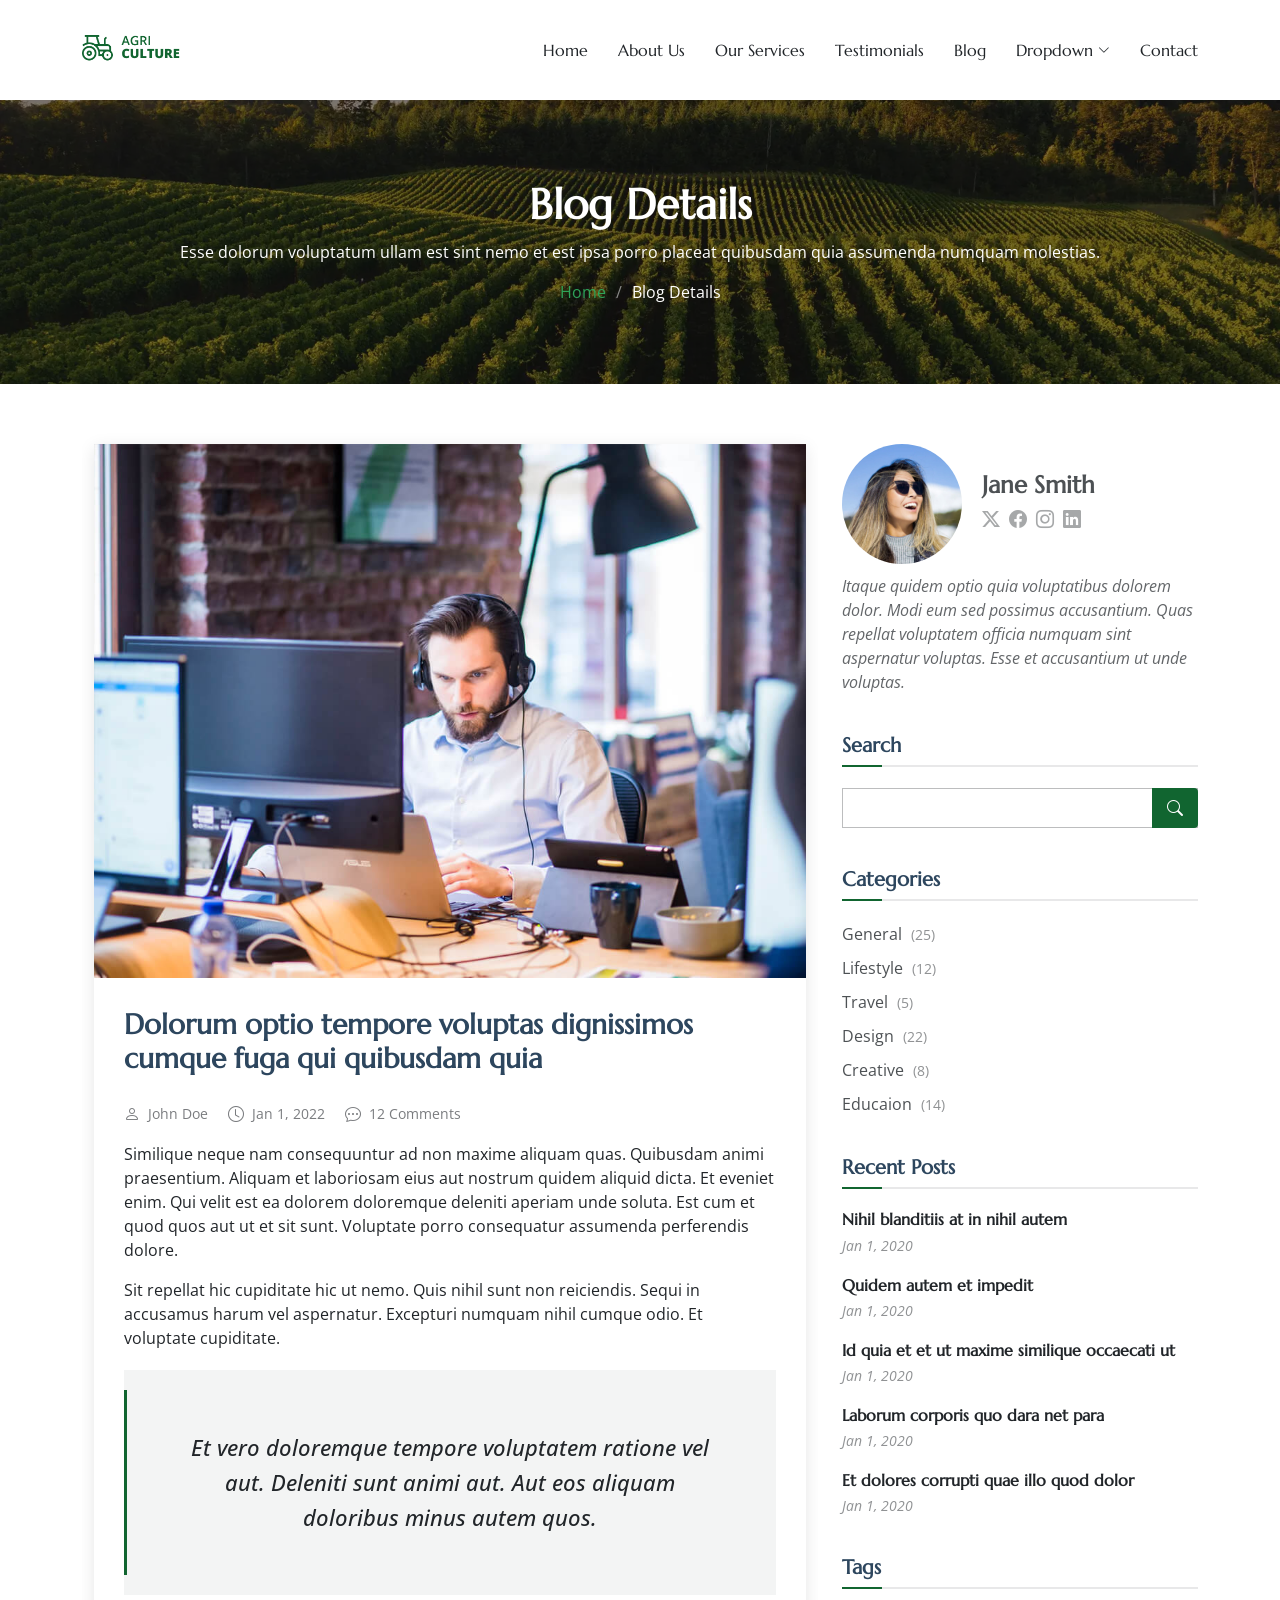
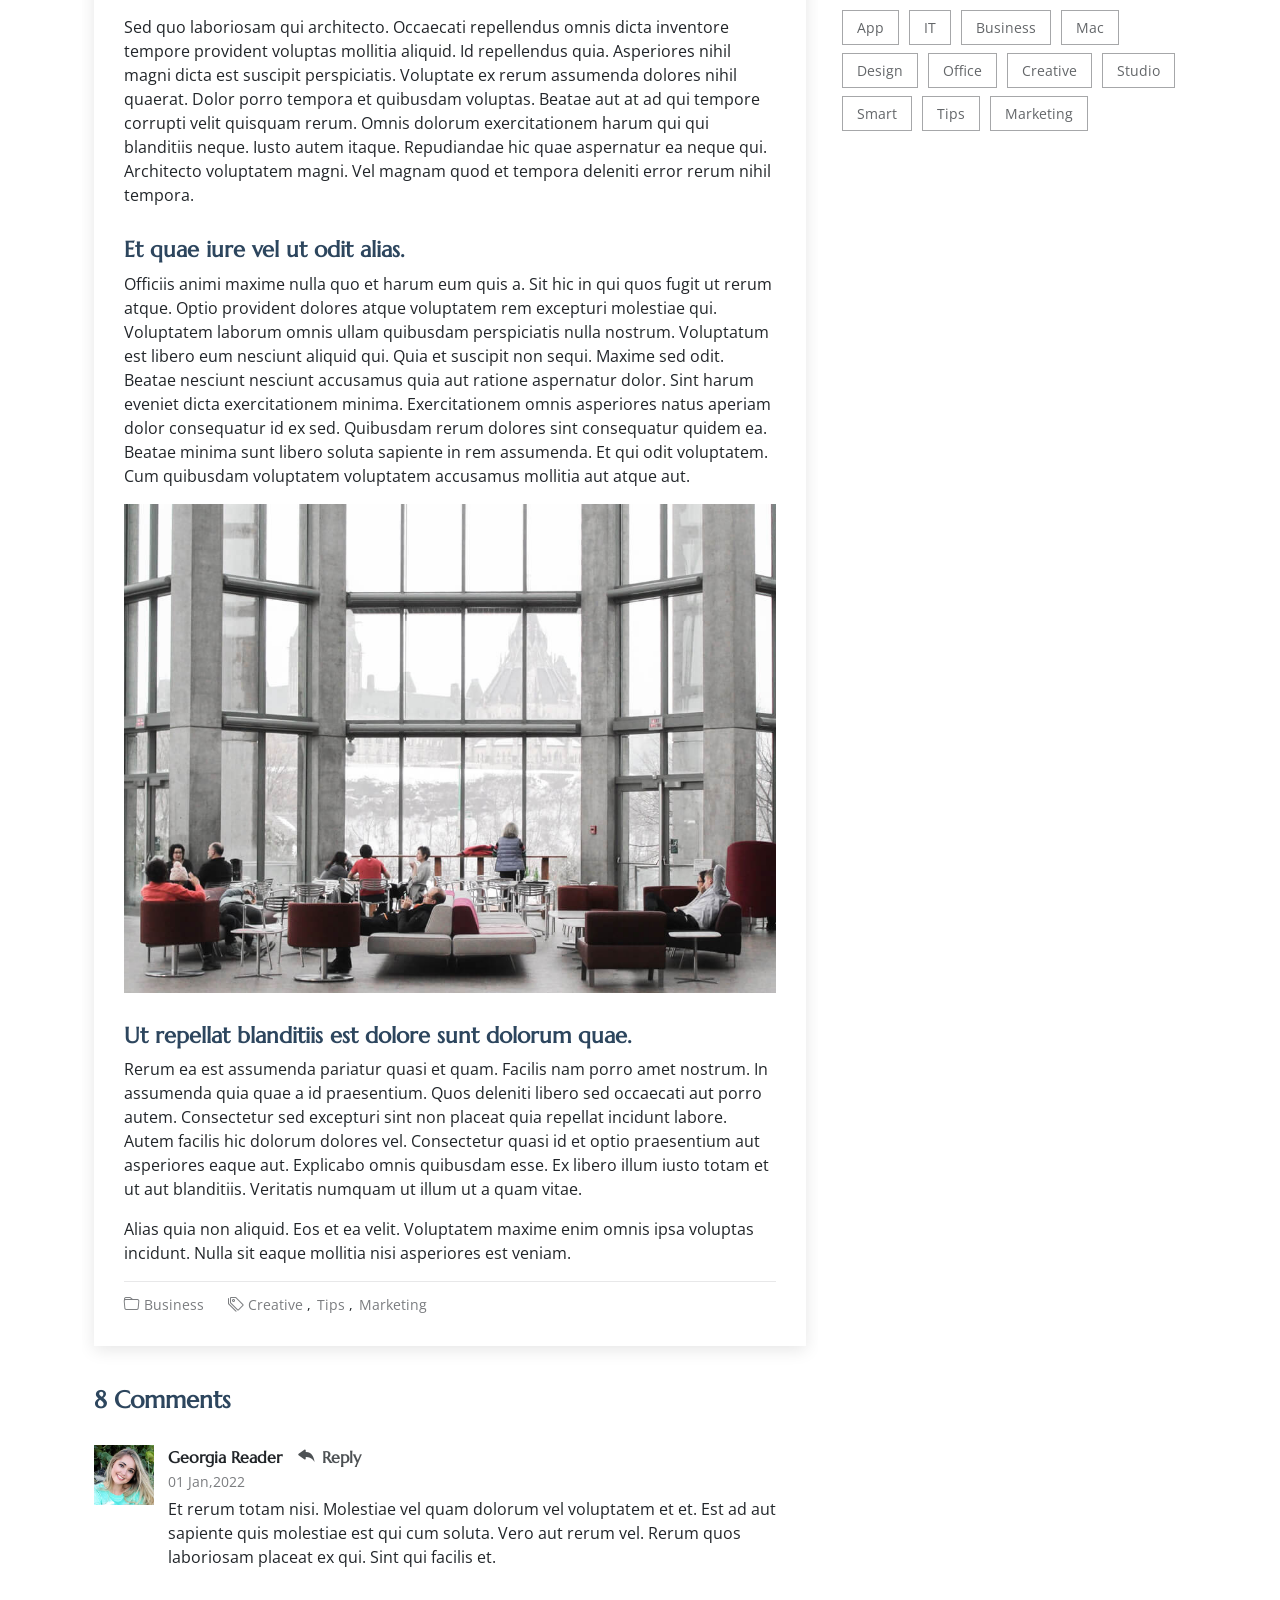
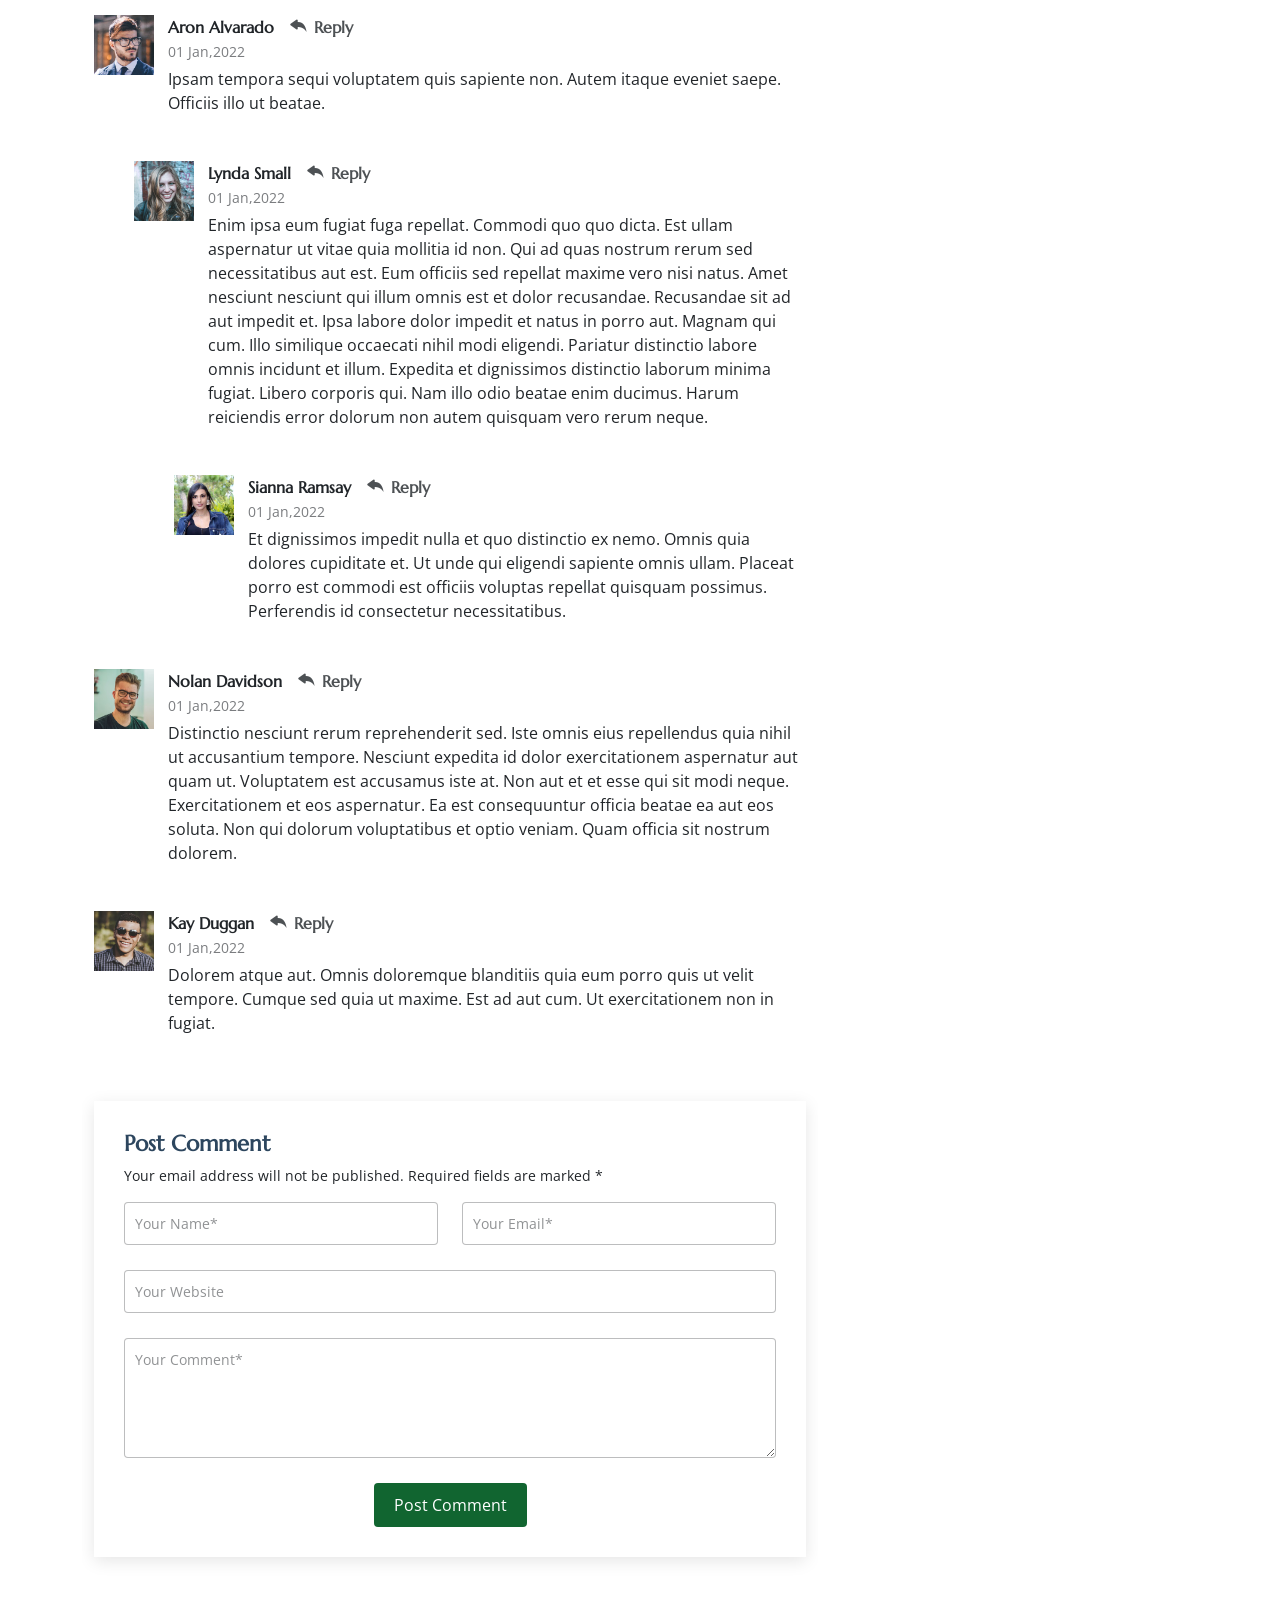
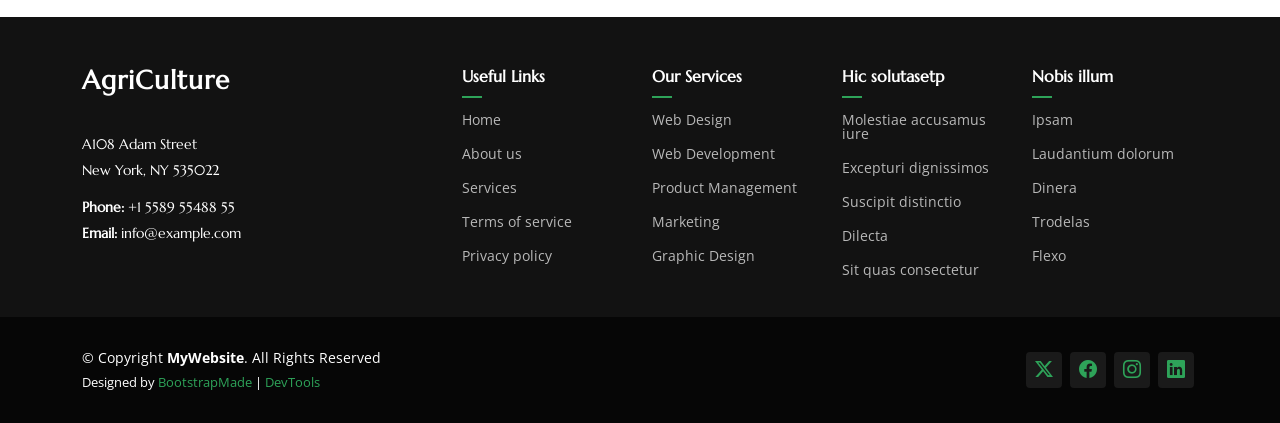
<file: propuestas/AgriCulture/blog-details.html>
<!DOCTYPE html>
<html lang="en">

<head>
  <meta charset="utf-8">
  <meta content="width=device-width, initial-scale=1.0" name="viewport">
  <title>Blog Details - AgriCulture Bootstrap Template</title>
  <meta name="description" content="">
  <meta name="keywords" content="">

  <!-- Favicons -->
  <link href="assets/img/favicon.png" rel="icon">
  <link href="assets/img/apple-touch-icon.png" rel="apple-touch-icon">

  <!-- Fonts -->
  <link href="https://fonts.googleapis.com" rel="preconnect">
  <link href="https://fonts.gstatic.com" rel="preconnect" crossorigin>
  <link href="https://fonts.googleapis.com/css2?family=Open+Sans:ital,wght@0,300;0,400;0,500;0,600;0,700;0,800;1,300;1,400;1,500;1,600;1,700;1,800&family=Marcellus:wght@400&display=swap" rel="stylesheet">

  <!-- Vendor CSS Files -->
  <link href="assets/vendor/bootstrap/css/bootstrap.min.css" rel="stylesheet">
  <link href="assets/vendor/bootstrap-icons/bootstrap-icons.css" rel="stylesheet">
  <link href="assets/vendor/aos/aos.css" rel="stylesheet">
  <link href="assets/vendor/swiper/swiper-bundle.min.css" rel="stylesheet">
  <link href="assets/vendor/glightbox/css/glightbox.min.css" rel="stylesheet">

  <!-- Main CSS File -->
  <link href="assets/css/main.css" rel="stylesheet">

  <!-- =======================================================
  * Template Name: AgriCulture
  * Template URL: https://bootstrapmade.com/agriculture-bootstrap-website-template/
  * Updated: Aug 07 2024 with Bootstrap v5.3.3
  * Author: BootstrapMade.com
  * License: https://bootstrapmade.com/license/
  ======================================================== -->
</head>

<body class="blog-details-page">

  <header id="header" class="header d-flex align-items-center position-relative">
    <div class="container-fluid container-xl position-relative d-flex align-items-center justify-content-between">

      <a href="index.html" class="logo d-flex align-items-center">
        <!-- Uncomment the line below if you also wish to use an image logo -->
        <img src="assets/img/logo.png" alt="AgriCulture">
        <!-- <h1 class="sitename">AgriCulture</h1>  -->
      </a>

      <nav id="navmenu" class="navmenu">
        <ul>
          <li><a href="index.html">Home</a></li>
          <li><a href="about.html">About Us</a></li>
          <li><a href="services.html">Our Services</a></li>
          <li><a href="testimonials.html">Testimonials</a></li>
          <li><a href="blog.html">Blog</a></li>
          <li class="dropdown"><a href="#"><span>Dropdown</span> <i class="bi bi-chevron-down toggle-dropdown"></i></a>
            <ul>
              <li><a href="#">Dropdown 1</a></li>
              <li class="dropdown"><a href="#"><span>Deep Dropdown</span> <i class="bi bi-chevron-down toggle-dropdown"></i></a>
                <ul>
                  <li><a href="#">Deep Dropdown 1</a></li>
                  <li><a href="#">Deep Dropdown 2</a></li>
                  <li><a href="#">Deep Dropdown 3</a></li>
                  <li><a href="#">Deep Dropdown 4</a></li>
                  <li><a href="#">Deep Dropdown 5</a></li>
                </ul>
              </li>
              <li><a href="#">Dropdown 2</a></li>
              <li><a href="#">Dropdown 3</a></li>
              <li><a href="#">Dropdown 4</a></li>
            </ul>
          </li>
          <li><a href="contact.html">Contact</a></li>
        </ul>
        <i class="mobile-nav-toggle d-xl-none bi bi-list"></i>
      </nav>

    </div>
  </header>

  <main class="main">

    <!-- Page Title -->
    <div class="page-title dark-background" data-aos="fade" style="background-image: url(assets/img/page-title-bg.webp);">
      <div class="container position-relative">
        <h1>Blog Details</h1>
        <p>Esse dolorum voluptatum ullam est sint nemo et est ipsa porro placeat quibusdam quia assumenda numquam molestias.</p>
        <nav class="breadcrumbs">
          <ol>
            <li><a href="index.html">Home</a></li>
            <li class="current">Blog Details</li>
          </ol>
        </nav>
      </div>
    </div><!-- End Page Title -->

    <div class="container">
      <div class="row">

        <div class="col-lg-8">

          <!-- Blog Details Section -->
          <section id="blog-details" class="blog-details section">
            <div class="container">

              <article class="article">

                <div class="post-img">
                  <img src="assets/img/blog/blog-1.jpg" alt="" class="img-fluid">
                </div>

                <h2 class="title">Dolorum optio tempore voluptas dignissimos cumque fuga qui quibusdam quia</h2>

                <div class="meta-top">
                  <ul>
                    <li class="d-flex align-items-center"><i class="bi bi-person"></i> <a href="blog-details.html">John Doe</a></li>
                    <li class="d-flex align-items-center"><i class="bi bi-clock"></i> <a href="blog-details.html"><time datetime="2020-01-01">Jan 1, 2022</time></a></li>
                    <li class="d-flex align-items-center"><i class="bi bi-chat-dots"></i> <a href="blog-details.html">12 Comments</a></li>
                  </ul>
                </div><!-- End meta top -->

                <div class="content">
                  <p>
                    Similique neque nam consequuntur ad non maxime aliquam quas. Quibusdam animi praesentium. Aliquam et laboriosam eius aut nostrum quidem aliquid dicta.
                    Et eveniet enim. Qui velit est ea dolorem doloremque deleniti aperiam unde soluta. Est cum et quod quos aut ut et sit sunt. Voluptate porro consequatur assumenda perferendis dolore.
                  </p>

                  <p>
                    Sit repellat hic cupiditate hic ut nemo. Quis nihil sunt non reiciendis. Sequi in accusamus harum vel aspernatur. Excepturi numquam nihil cumque odio. Et voluptate cupiditate.
                  </p>

                  <blockquote>
                    <p>
                      Et vero doloremque tempore voluptatem ratione vel aut. Deleniti sunt animi aut. Aut eos aliquam doloribus minus autem quos.
                    </p>
                  </blockquote>

                  <p>
                    Sed quo laboriosam qui architecto. Occaecati repellendus omnis dicta inventore tempore provident voluptas mollitia aliquid. Id repellendus quia. Asperiores nihil magni dicta est suscipit perspiciatis. Voluptate ex rerum assumenda dolores nihil quaerat.
                    Dolor porro tempora et quibusdam voluptas. Beatae aut at ad qui tempore corrupti velit quisquam rerum. Omnis dolorum exercitationem harum qui qui blanditiis neque.
                    Iusto autem itaque. Repudiandae hic quae aspernatur ea neque qui. Architecto voluptatem magni. Vel magnam quod et tempora deleniti error rerum nihil tempora.
                  </p>

                  <h3>Et quae iure vel ut odit alias.</h3>
                  <p>
                    Officiis animi maxime nulla quo et harum eum quis a. Sit hic in qui quos fugit ut rerum atque. Optio provident dolores atque voluptatem rem excepturi molestiae qui. Voluptatem laborum omnis ullam quibusdam perspiciatis nulla nostrum. Voluptatum est libero eum nesciunt aliquid qui.
                    Quia et suscipit non sequi. Maxime sed odit. Beatae nesciunt nesciunt accusamus quia aut ratione aspernatur dolor. Sint harum eveniet dicta exercitationem minima. Exercitationem omnis asperiores natus aperiam dolor consequatur id ex sed. Quibusdam rerum dolores sint consequatur quidem ea.
                    Beatae minima sunt libero soluta sapiente in rem assumenda. Et qui odit voluptatem. Cum quibusdam voluptatem voluptatem accusamus mollitia aut atque aut.
                  </p>
                  <img src="assets/img/blog/blog-inside-post.jpg" class="img-fluid" alt="">

                  <h3>Ut repellat blanditiis est dolore sunt dolorum quae.</h3>
                  <p>
                    Rerum ea est assumenda pariatur quasi et quam. Facilis nam porro amet nostrum. In assumenda quia quae a id praesentium. Quos deleniti libero sed occaecati aut porro autem. Consectetur sed excepturi sint non placeat quia repellat incidunt labore. Autem facilis hic dolorum dolores vel.
                    Consectetur quasi id et optio praesentium aut asperiores eaque aut. Explicabo omnis quibusdam esse. Ex libero illum iusto totam et ut aut blanditiis. Veritatis numquam ut illum ut a quam vitae.
                  </p>
                  <p>
                    Alias quia non aliquid. Eos et ea velit. Voluptatem maxime enim omnis ipsa voluptas incidunt. Nulla sit eaque mollitia nisi asperiores est veniam.
                  </p>

                </div><!-- End post content -->

                <div class="meta-bottom">
                  <i class="bi bi-folder"></i>
                  <ul class="cats">
                    <li><a href="#">Business</a></li>
                  </ul>

                  <i class="bi bi-tags"></i>
                  <ul class="tags">
                    <li><a href="#">Creative</a></li>
                    <li><a href="#">Tips</a></li>
                    <li><a href="#">Marketing</a></li>
                  </ul>
                </div><!-- End meta bottom -->

              </article>

            </div>
          </section><!-- /Blog Details Section -->

          <!-- Blog Comments Section -->
          <section id="blog-comments" class="blog-comments section">

            <div class="container">

              <h4 class="comments-count">8 Comments</h4>

              <div id="comment-1" class="comment">
                <div class="d-flex">
                  <div class="comment-img"><img src="assets/img/blog/comments-1.jpg" alt=""></div>
                  <div>
                    <h5><a href="">Georgia Reader</a> <a href="#" class="reply"><i class="bi bi-reply-fill"></i> Reply</a></h5>
                    <time datetime="2020-01-01">01 Jan,2022</time>
                    <p>
                      Et rerum totam nisi. Molestiae vel quam dolorum vel voluptatem et et. Est ad aut sapiente quis molestiae est qui cum soluta.
                      Vero aut rerum vel. Rerum quos laboriosam placeat ex qui. Sint qui facilis et.
                    </p>
                  </div>
                </div>
              </div><!-- End comment #1 -->

              <div id="comment-2" class="comment">
                <div class="d-flex">
                  <div class="comment-img"><img src="assets/img/blog/comments-2.jpg" alt=""></div>
                  <div>
                    <h5><a href="">Aron Alvarado</a> <a href="#" class="reply"><i class="bi bi-reply-fill"></i> Reply</a></h5>
                    <time datetime="2020-01-01">01 Jan,2022</time>
                    <p>
                      Ipsam tempora sequi voluptatem quis sapiente non. Autem itaque eveniet saepe. Officiis illo ut beatae.
                    </p>
                  </div>
                </div>

                <div id="comment-reply-1" class="comment comment-reply">
                  <div class="d-flex">
                    <div class="comment-img"><img src="assets/img/blog/comments-3.jpg" alt=""></div>
                    <div>
                      <h5><a href="">Lynda Small</a> <a href="#" class="reply"><i class="bi bi-reply-fill"></i> Reply</a></h5>
                      <time datetime="2020-01-01">01 Jan,2022</time>
                      <p>
                        Enim ipsa eum fugiat fuga repellat. Commodi quo quo dicta. Est ullam aspernatur ut vitae quia mollitia id non. Qui ad quas nostrum rerum sed necessitatibus aut est. Eum officiis sed repellat maxime vero nisi natus. Amet nesciunt nesciunt qui illum omnis est et dolor recusandae.

                        Recusandae sit ad aut impedit et. Ipsa labore dolor impedit et natus in porro aut. Magnam qui cum. Illo similique occaecati nihil modi eligendi. Pariatur distinctio labore omnis incidunt et illum. Expedita et dignissimos distinctio laborum minima fugiat.

                        Libero corporis qui. Nam illo odio beatae enim ducimus. Harum reiciendis error dolorum non autem quisquam vero rerum neque.
                      </p>
                    </div>
                  </div>

                  <div id="comment-reply-2" class="comment comment-reply">
                    <div class="d-flex">
                      <div class="comment-img"><img src="assets/img/blog/comments-4.jpg" alt=""></div>
                      <div>
                        <h5><a href="">Sianna Ramsay</a> <a href="#" class="reply"><i class="bi bi-reply-fill"></i> Reply</a></h5>
                        <time datetime="2020-01-01">01 Jan,2022</time>
                        <p>
                          Et dignissimos impedit nulla et quo distinctio ex nemo. Omnis quia dolores cupiditate et. Ut unde qui eligendi sapiente omnis ullam. Placeat porro est commodi est officiis voluptas repellat quisquam possimus. Perferendis id consectetur necessitatibus.
                        </p>
                      </div>
                    </div>

                  </div><!-- End comment reply #2-->

                </div><!-- End comment reply #1-->

              </div><!-- End comment #2-->

              <div id="comment-3" class="comment">
                <div class="d-flex">
                  <div class="comment-img"><img src="assets/img/blog/comments-5.jpg" alt=""></div>
                  <div>
                    <h5><a href="">Nolan Davidson</a> <a href="#" class="reply"><i class="bi bi-reply-fill"></i> Reply</a></h5>
                    <time datetime="2020-01-01">01 Jan,2022</time>
                    <p>
                      Distinctio nesciunt rerum reprehenderit sed. Iste omnis eius repellendus quia nihil ut accusantium tempore. Nesciunt expedita id dolor exercitationem aspernatur aut quam ut. Voluptatem est accusamus iste at.
                      Non aut et et esse qui sit modi neque. Exercitationem et eos aspernatur. Ea est consequuntur officia beatae ea aut eos soluta. Non qui dolorum voluptatibus et optio veniam. Quam officia sit nostrum dolorem.
                    </p>
                  </div>
                </div>

              </div><!-- End comment #3 -->

              <div id="comment-4" class="comment">
                <div class="d-flex">
                  <div class="comment-img"><img src="assets/img/blog/comments-6.jpg" alt=""></div>
                  <div>
                    <h5><a href="">Kay Duggan</a> <a href="#" class="reply"><i class="bi bi-reply-fill"></i> Reply</a></h5>
                    <time datetime="2020-01-01">01 Jan,2022</time>
                    <p>
                      Dolorem atque aut. Omnis doloremque blanditiis quia eum porro quis ut velit tempore. Cumque sed quia ut maxime. Est ad aut cum. Ut exercitationem non in fugiat.
                    </p>
                  </div>
                </div>

              </div><!-- End comment #4 -->

            </div>

          </section><!-- /Blog Comments Section -->

          <!-- Comment Form Section -->
          <section id="comment-form" class="comment-form section">
            <div class="container">

              <form action="">

                <h4>Post Comment</h4>
                <p>Your email address will not be published. Required fields are marked * </p>
                <div class="row">
                  <div class="col-md-6 form-group">
                    <input name="name" type="text" class="form-control" placeholder="Your Name*">
                  </div>
                  <div class="col-md-6 form-group">
                    <input name="email" type="text" class="form-control" placeholder="Your Email*">
                  </div>
                </div>
                <div class="row">
                  <div class="col form-group">
                    <input name="website" type="text" class="form-control" placeholder="Your Website">
                  </div>
                </div>
                <div class="row">
                  <div class="col form-group">
                    <textarea name="comment" class="form-control" placeholder="Your Comment*"></textarea>
                  </div>
                </div>

                <div class="text-center">
                  <button type="submit" class="btn btn-primary">Post Comment</button>
                </div>

              </form>

            </div>
          </section><!-- /Comment Form Section -->

        </div>

        <div class="col-lg-4 sidebar">

          <div class="widgets-container">

            <!-- Blog Author Widget -->
            <div class="blog-author-widget widget-item">

              <div class="d-flex flex-column align-items-center">
                <div class="d-flex align-items-center w-100">
                  <img src="assets/img/blog/blog-author.jpg" class="rounded-circle flex-shrink-0" alt="">
                  <div>
                    <h4>Jane Smith</h4>
                    <div class="social-links">
                      <a href="https://x.com/#"><i class="bi bi-twitter-x"></i></a>
                      <a href="https://facebook.com/#"><i class="bi bi-facebook"></i></a>
                      <a href="https://instagram.com/#"><i class="biu bi-instagram"></i></a>
                      <a href="https://instagram.com/#"><i class="biu bi-linkedin"></i></a>
                    </div>
                  </div>
                </div>

                <p>
                  Itaque quidem optio quia voluptatibus dolorem dolor. Modi eum sed possimus accusantium. Quas repellat voluptatem officia numquam sint aspernatur voluptas. Esse et accusantium ut unde voluptas.
                </p>

              </div>

            </div><!--/Blog Author Widget -->

            <!-- Search Widget -->
            <div class="search-widget widget-item">

              <h3 class="widget-title">Search</h3>
              <form action="">
                <input type="text">
                <button type="submit" title="Search"><i class="bi bi-search"></i></button>
              </form>

            </div><!--/Search Widget -->

            <!-- Categories Widget -->
            <div class="categories-widget widget-item">

              <h3 class="widget-title">Categories</h3>
              <ul class="mt-3">
                <li><a href="#">General <span>(25)</span></a></li>
                <li><a href="#">Lifestyle <span>(12)</span></a></li>
                <li><a href="#">Travel <span>(5)</span></a></li>
                <li><a href="#">Design <span>(22)</span></a></li>
                <li><a href="#">Creative <span>(8)</span></a></li>
                <li><a href="#">Educaion <span>(14)</span></a></li>
              </ul>

            </div><!--/Categories Widget -->

            <!-- Recent Posts Widget 2 -->
            <div class="recent-posts-widget-2 widget-item">

              <h3 class="widget-title">Recent Posts</h3>

              <div class="post-item">
                <h4><a href="blog-details.html">Nihil blanditiis at in nihil autem</a></h4>
                <time datetime="2020-01-01">Jan 1, 2020</time>
              </div><!-- End recent post item-->

              <div class="post-item">
                <h4><a href="blog-details.html">Quidem autem et impedit</a></h4>
                <time datetime="2020-01-01">Jan 1, 2020</time>
              </div><!-- End recent post item-->

              <div class="post-item">
                <h4><a href="blog-details.html">Id quia et et ut maxime similique occaecati ut</a></h4>
                <time datetime="2020-01-01">Jan 1, 2020</time>
              </div><!-- End recent post item-->

              <div class="post-item">
                <h4><a href="blog-details.html">Laborum corporis quo dara net para</a></h4>
                <time datetime="2020-01-01">Jan 1, 2020</time>
              </div><!-- End recent post item-->

              <div class="post-item">
                <h4><a href="blog-details.html">Et dolores corrupti quae illo quod dolor</a></h4>
                <time datetime="2020-01-01">Jan 1, 2020</time>
              </div><!-- End recent post item-->

            </div><!--/Recent Posts Widget 2 -->

            <!-- Tags Widget -->
            <div class="tags-widget widget-item">

              <h3 class="widget-title">Tags</h3>
              <ul>
                <li><a href="#">App</a></li>
                <li><a href="#">IT</a></li>
                <li><a href="#">Business</a></li>
                <li><a href="#">Mac</a></li>
                <li><a href="#">Design</a></li>
                <li><a href="#">Office</a></li>
                <li><a href="#">Creative</a></li>
                <li><a href="#">Studio</a></li>
                <li><a href="#">Smart</a></li>
                <li><a href="#">Tips</a></li>
                <li><a href="#">Marketing</a></li>
              </ul>

            </div><!--/Tags Widget -->

          </div>

        </div>

      </div>
    </div>

  </main>

  <footer id="footer" class="footer dark-background">

    <div class="footer-top">
      <div class="container">
        <div class="row gy-4">
          <div class="col-lg-4 col-md-6 footer-about">
            <a href="index.html" class="logo d-flex align-items-center">
              <span class="sitename">AgriCulture</span>
            </a>
            <div class="footer-contact pt-3">
              <p>A108 Adam Street</p>
              <p>New York, NY 535022</p>
              <p class="mt-3"><strong>Phone:</strong> <span>+1 5589 55488 55</span></p>
              <p><strong>Email:</strong> <span>info@example.com</span></p>
            </div>
          </div>

          <div class="col-lg-2 col-md-3 footer-links">
            <h4>Useful Links</h4>
            <ul>
              <li><a href="#">Home</a></li>
              <li><a href="#">About us</a></li>
              <li><a href="#">Services</a></li>
              <li><a href="#">Terms of service</a></li>
              <li><a href="#">Privacy policy</a></li>
            </ul>
          </div>

          <div class="col-lg-2 col-md-3 footer-links">
            <h4>Our Services</h4>
            <ul>
              <li><a href="#">Web Design</a></li>
              <li><a href="#">Web Development</a></li>
              <li><a href="#">Product Management</a></li>
              <li><a href="#">Marketing</a></li>
              <li><a href="#">Graphic Design</a></li>
            </ul>
          </div>

          <div class="col-lg-2 col-md-3 footer-links">
            <h4>Hic solutasetp</h4>
            <ul>
              <li><a href="#">Molestiae accusamus iure</a></li>
              <li><a href="#">Excepturi dignissimos</a></li>
              <li><a href="#">Suscipit distinctio</a></li>
              <li><a href="#">Dilecta</a></li>
              <li><a href="#">Sit quas consectetur</a></li>
            </ul>
          </div>

          <div class="col-lg-2 col-md-3 footer-links">
            <h4>Nobis illum</h4>
            <ul>
              <li><a href="#">Ipsam</a></li>
              <li><a href="#">Laudantium dolorum</a></li>
              <li><a href="#">Dinera</a></li>
              <li><a href="#">Trodelas</a></li>
              <li><a href="#">Flexo</a></li>
            </ul>
          </div>

        </div>
      </div>
    </div>

    <div class="copyright text-center">
      <div class="container d-flex flex-column flex-lg-row justify-content-center justify-content-lg-between align-items-center">

        <div class="d-flex flex-column align-items-center align-items-lg-start">
          <div>
            © Copyright <strong><span>MyWebsite</span></strong>. All Rights Reserved
          </div>
          <div class="credits">
            <!-- All the links in the footer should remain intact. -->
            <!-- You can delete the links only if you purchased the pro version. -->
            <!-- Licensing information: https://bootstrapmade.com/license/ -->
            <!-- Purchase the pro version with working PHP/AJAX contact form: https://bootstrapmade.com/herobiz-bootstrap-business-template/ -->
            Designed by <a href="https://bootstrapmade.com/">BootstrapMade</a> | <a href="https://bootstrapmade.com/tools/">DevTools</a>
          </div>
        </div>

        <div class="social-links order-first order-lg-last mb-3 mb-lg-0">
          <a href=""><i class="bi bi-twitter-x"></i></a>
          <a href=""><i class="bi bi-facebook"></i></a>
          <a href=""><i class="bi bi-instagram"></i></a>
          <a href=""><i class="bi bi-linkedin"></i></a>
        </div>

      </div>
    </div>

  </footer>

  <!-- Scroll Top -->
  <a href="#" id="scroll-top" class="scroll-top d-flex align-items-center justify-content-center"><i class="bi bi-arrow-up-short"></i></a>

  <!-- Preloader -->
  <div id="preloader"></div>

  <!-- Vendor JS Files -->
  <script src="assets/vendor/bootstrap/js/bootstrap.bundle.min.js"></script>
  <script src="assets/vendor/php-email-form/validate.js"></script>
  <script src="assets/vendor/aos/aos.js"></script>
  <script src="assets/vendor/swiper/swiper-bundle.min.js"></script>
  <script src="assets/vendor/glightbox/js/glightbox.min.js"></script>

  <!-- Main JS File -->
  <script src="assets/js/main.js"></script>

</body>

</html>
</file>
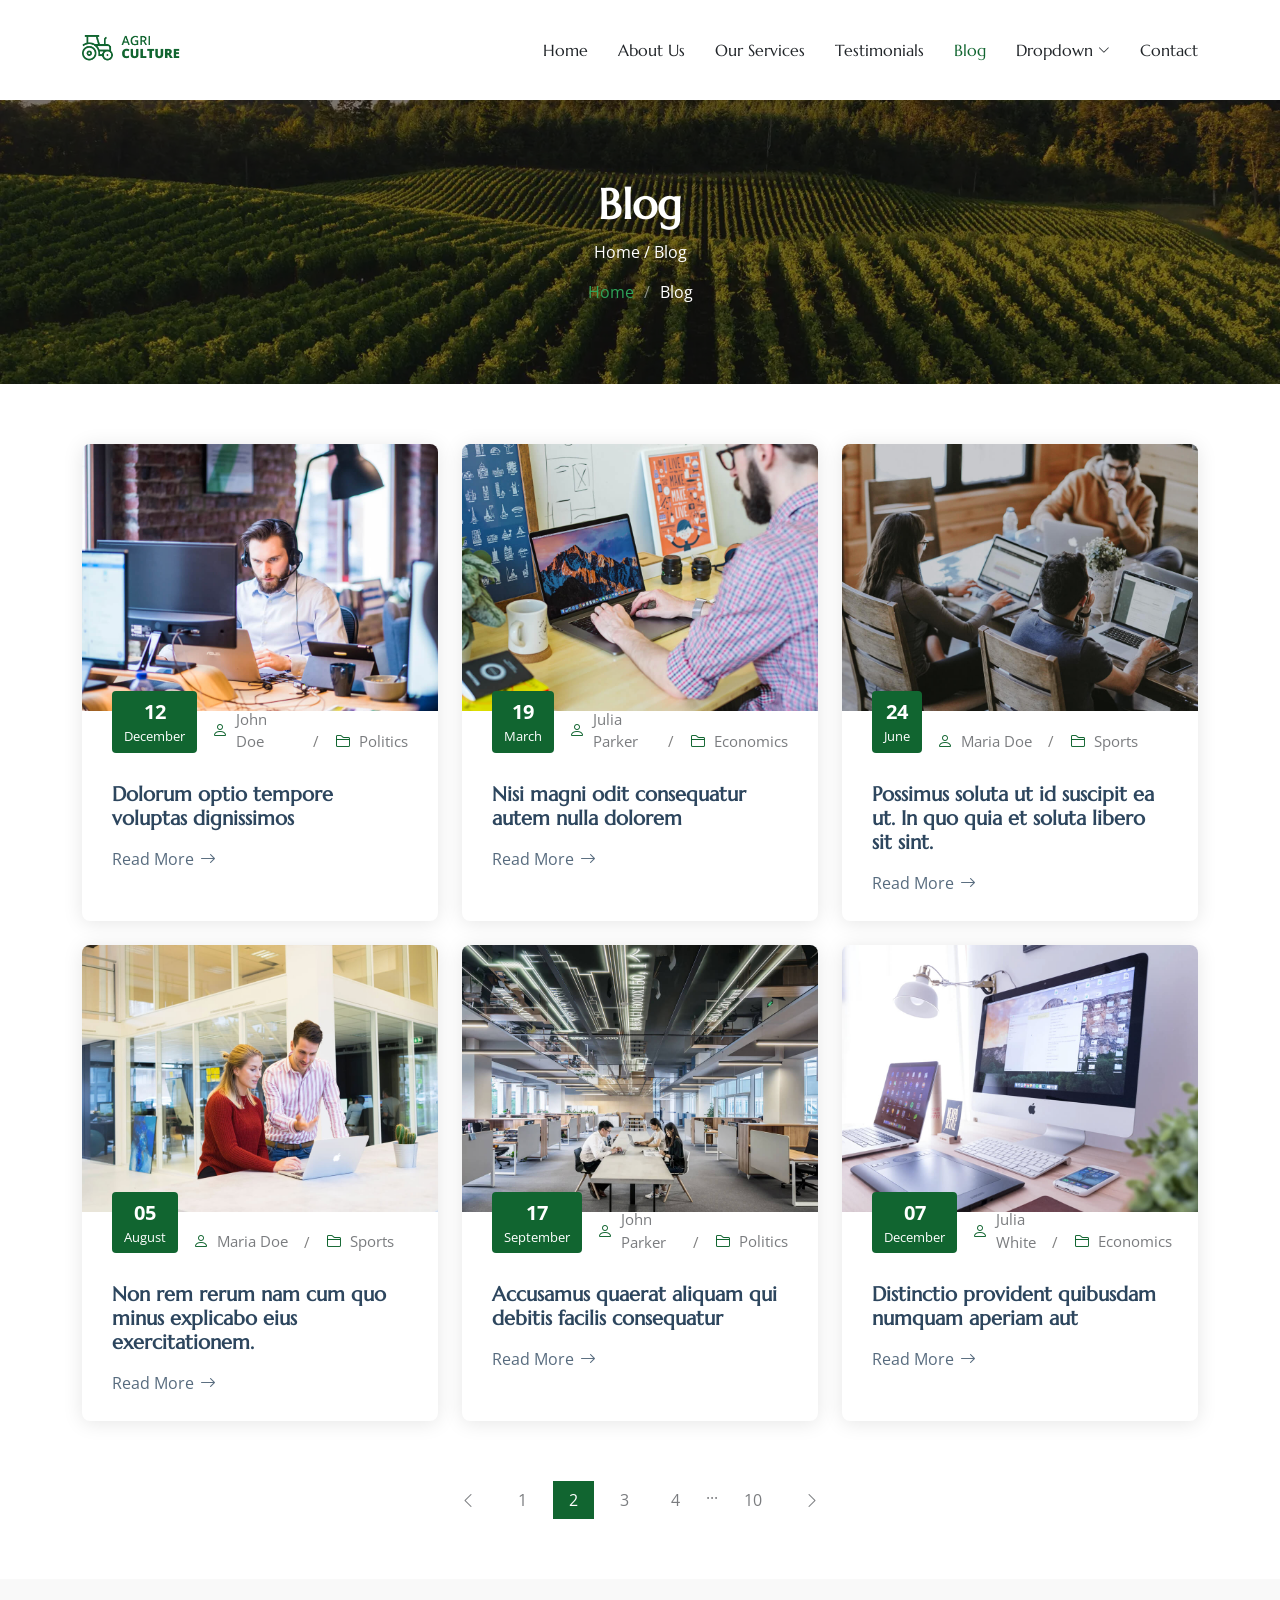
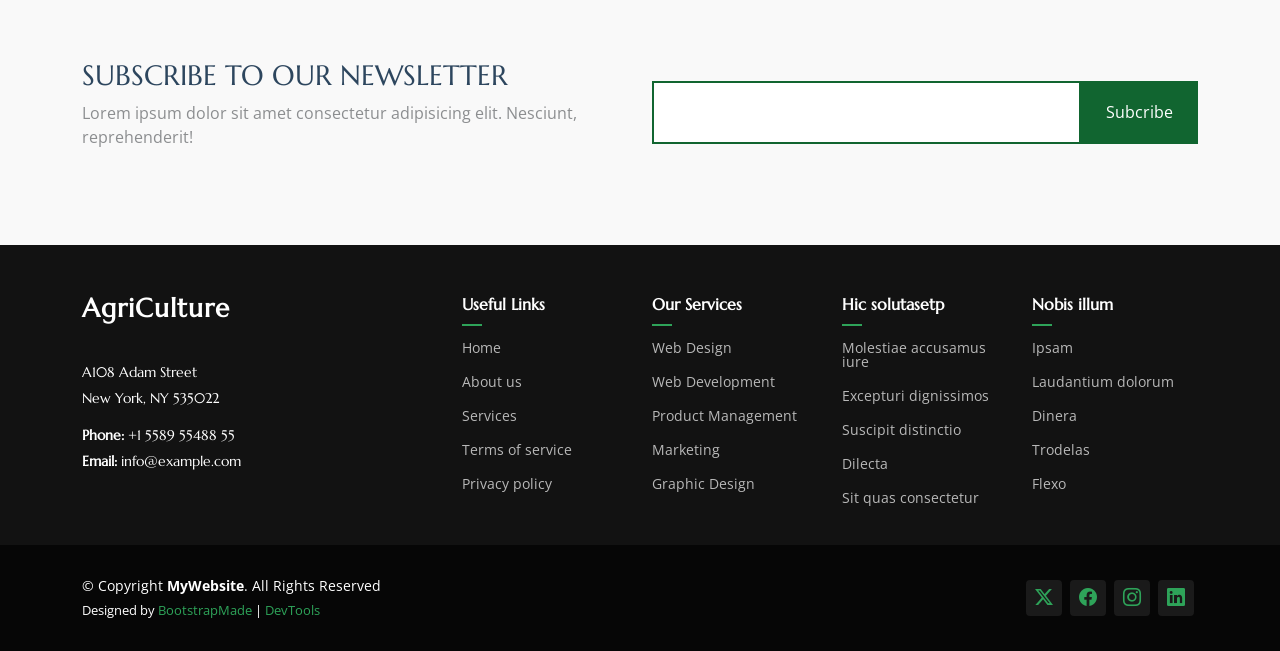
<file: propuestas/AgriCulture/blog.html>
<!DOCTYPE html>
<html lang="en">

<head>
  <meta charset="utf-8">
  <meta content="width=device-width, initial-scale=1.0" name="viewport">
  <title>Blog - AgriCulture Bootstrap Template</title>
  <meta name="description" content="">
  <meta name="keywords" content="">

  <!-- Favicons -->
  <link href="assets/img/favicon.png" rel="icon">
  <link href="assets/img/apple-touch-icon.png" rel="apple-touch-icon">

  <!-- Fonts -->
  <link href="https://fonts.googleapis.com" rel="preconnect">
  <link href="https://fonts.gstatic.com" rel="preconnect" crossorigin>
  <link href="https://fonts.googleapis.com/css2?family=Open+Sans:ital,wght@0,300;0,400;0,500;0,600;0,700;0,800;1,300;1,400;1,500;1,600;1,700;1,800&family=Marcellus:wght@400&display=swap" rel="stylesheet">

  <!-- Vendor CSS Files -->
  <link href="assets/vendor/bootstrap/css/bootstrap.min.css" rel="stylesheet">
  <link href="assets/vendor/bootstrap-icons/bootstrap-icons.css" rel="stylesheet">
  <link href="assets/vendor/aos/aos.css" rel="stylesheet">
  <link href="assets/vendor/swiper/swiper-bundle.min.css" rel="stylesheet">
  <link href="assets/vendor/glightbox/css/glightbox.min.css" rel="stylesheet">

  <!-- Main CSS File -->
  <link href="assets/css/main.css" rel="stylesheet">

  <!-- =======================================================
  * Template Name: AgriCulture
  * Template URL: https://bootstrapmade.com/agriculture-bootstrap-website-template/
  * Updated: Aug 07 2024 with Bootstrap v5.3.3
  * Author: BootstrapMade.com
  * License: https://bootstrapmade.com/license/
  ======================================================== -->
</head>

<body class="blog-page">

  <header id="header" class="header d-flex align-items-center position-relative">
    <div class="container-fluid container-xl position-relative d-flex align-items-center justify-content-between">

      <a href="index.html" class="logo d-flex align-items-center">
        <!-- Uncomment the line below if you also wish to use an image logo -->
        <img src="assets/img/logo.png" alt="AgriCulture">
        <!-- <h1 class="sitename">AgriCulture</h1>  -->
      </a>

      <nav id="navmenu" class="navmenu">
        <ul>
          <li><a href="index.html">Home</a></li>
          <li><a href="about.html">About Us</a></li>
          <li><a href="services.html">Our Services</a></li>
          <li><a href="testimonials.html">Testimonials</a></li>
          <li><a href="blog.html" class="active">Blog</a></li>
          <li class="dropdown"><a href="#"><span>Dropdown</span> <i class="bi bi-chevron-down toggle-dropdown"></i></a>
            <ul>
              <li><a href="#">Dropdown 1</a></li>
              <li class="dropdown"><a href="#"><span>Deep Dropdown</span> <i class="bi bi-chevron-down toggle-dropdown"></i></a>
                <ul>
                  <li><a href="#">Deep Dropdown 1</a></li>
                  <li><a href="#">Deep Dropdown 2</a></li>
                  <li><a href="#">Deep Dropdown 3</a></li>
                  <li><a href="#">Deep Dropdown 4</a></li>
                  <li><a href="#">Deep Dropdown 5</a></li>
                </ul>
              </li>
              <li><a href="#">Dropdown 2</a></li>
              <li><a href="#">Dropdown 3</a></li>
              <li><a href="#">Dropdown 4</a></li>
            </ul>
          </li>
          <li><a href="contact.html">Contact</a></li>
        </ul>
        <i class="mobile-nav-toggle d-xl-none bi bi-list"></i>
      </nav>

    </div>
  </header>

  <main class="main">

    <!-- Page Title -->
    <div class="page-title dark-background" data-aos="fade" style="background-image: url(assets/img/page-title-bg.webp);">
      <div class="container position-relative">
        <h1>Blog</h1>
        <p>
          Home
          /
          Blog</p>
        <nav class="breadcrumbs">
          <ol>
            <li><a href="index.html">Home</a></li>
            <li class="current">Blog</li>
          </ol>
        </nav>
      </div>
    </div><!-- End Page Title -->

    <!-- Blog Posts 2 Section -->
    <section id="blog-posts-2" class="blog-posts-2 section">

      <div class="container">
        <div class="row gy-4">

          <div class="col-lg-4">
            <article class="position-relative h-100">

              <div class="post-img position-relative overflow-hidden">
                <img src="assets/img/blog/blog-1.jpg" class="img-fluid" alt="">
              </div>

              <div class="meta d-flex align-items-end">
                <span class="post-date"><span>12</span>December</span>
                <div class="d-flex align-items-center">
                  <i class="bi bi-person"></i> <span class="ps-2">John Doe</span>
                </div>
                <span class="px-3 text-black-50">/</span>
                <div class="d-flex align-items-center">
                  <i class="bi bi-folder2"></i> <span class="ps-2">Politics</span>
                </div>
              </div>

              <div class="post-content d-flex flex-column">

                <h3 class="post-title">Dolorum optio tempore voluptas dignissimos</h3>
                <a href="blog-details.html" class="readmore stretched-link"><span>Read More</span><i class="bi bi-arrow-right"></i></a>

              </div>

            </article>
          </div><!-- End post list item -->

          <div class="col-lg-4">
            <article class="position-relative h-100">

              <div class="post-img position-relative overflow-hidden">
                <img src="assets/img/blog/blog-2.jpg" class="img-fluid" alt="">
              </div>

              <div class="meta d-flex align-items-end">
                <span class="post-date"><span>19</span>March</span>
                <div class="d-flex align-items-center">
                  <i class="bi bi-person"></i> <span class="ps-2">Julia Parker</span>
                </div>
                <span class="px-3 text-black-50">/</span>
                <div class="d-flex align-items-center">
                  <i class="bi bi-folder2"></i> <span class="ps-2">Economics</span>
                </div>
              </div>

              <div class="post-content d-flex flex-column">
                <h3 class="post-title">Nisi magni odit consequatur autem nulla dolorem</h3>
                <a href="blog-details.html" class="readmore stretched-link"><span>Read More</span><i class="bi bi-arrow-right"></i></a>
              </div>

            </article>
          </div><!-- End post list item -->

          <div class="col-lg-4">
            <article class="position-relative h-100">

              <div class="post-img position-relative overflow-hidden">
                <img src="assets/img/blog/blog-3.jpg" class="img-fluid" alt="">
              </div>
              <div class="meta d-flex align-items-end">
                <span class="post-date"><span>24</span>June</span>
                <div class="d-flex align-items-center">
                  <i class="bi bi-person"></i> <span class="ps-2">Maria Doe</span>
                </div>
                <span class="px-3 text-black-50">/</span>
                <div class="d-flex align-items-center">
                  <i class="bi bi-folder2"></i> <span class="ps-2">Sports</span>
                </div>
              </div>

              <div class="post-content d-flex flex-column">
                <h3 class="post-title">Possimus soluta ut id suscipit ea ut. In quo quia et soluta libero sit sint.</h3>
                <a href="blog-details.html" class="readmore stretched-link"><span>Read More</span><i class="bi bi-arrow-right"></i></a>
              </div>

            </article>
          </div><!-- End post list item -->

          <div class="col-lg-4">
            <article class="position-relative h-100">

              <div class="post-img position-relative overflow-hidden">
                <img src="assets/img/blog/blog-4.jpg" class="img-fluid" alt="">
              </div>
              <div class="meta d-flex align-items-end">
                <span class="post-date"><span>05</span>August</span>
                <div class="d-flex align-items-center">
                  <i class="bi bi-person"></i> <span class="ps-2">Maria Doe</span>
                </div>
                <span class="px-3 text-black-50">/</span>
                <div class="d-flex align-items-center">
                  <i class="bi bi-folder2"></i> <span class="ps-2">Sports</span>
                </div>
              </div>

              <div class="post-content d-flex flex-column">
                <h3 class="post-title">Non rem rerum nam cum quo minus explicabo eius exercitationem.</h3>
                <a href="blog-details.html" class="readmore stretched-link"><span>Read More</span><i class="bi bi-arrow-right"></i></a>
              </div>

            </article>
          </div><!-- End post list item -->

          <div class="col-lg-4">
            <article class="position-relative h-100">

              <div class="post-img position-relative overflow-hidden">
                <img src="assets/img/blog/blog-5.jpg" class="img-fluid" alt="">
              </div>

              <div class="meta d-flex align-items-end">
                <span class="post-date"><span>17</span>September</span>
                <div class="d-flex align-items-center">
                  <i class="bi bi-person"></i> <span class="ps-2">John Parker</span>
                </div>
                <span class="px-3 text-black-50">/</span>
                <div class="d-flex align-items-center">
                  <i class="bi bi-folder2"></i> <span class="ps-2">Politics</span>
                </div>
              </div>

              <div class="post-content d-flex flex-column">

                <h3 class="post-title">Accusamus quaerat aliquam qui debitis facilis consequatur</h3>
                <a href="blog-details.html" class="readmore stretched-link"><span>Read More</span><i class="bi bi-arrow-right"></i></a>

              </div>

            </article>
          </div><!-- End post list item -->

          <div class="col-lg-4">
            <article class="position-relative h-100">

              <div class="post-img position-relative overflow-hidden">
                <img src="assets/img/blog/blog-6.jpg" class="img-fluid" alt="">
              </div>

              <div class="meta d-flex align-items-end">
                <span class="post-date"><span>07</span>December</span>
                <div class="d-flex align-items-center">
                  <i class="bi bi-person"></i> <span class="ps-2">Julia White</span>
                </div>
                <span class="px-3 text-black-50">/</span>
                <div class="d-flex align-items-center">
                  <i class="bi bi-folder2"></i> <span class="ps-2">Economics</span>
                </div>
              </div>

              <div class="post-content d-flex flex-column">

                <h3 class="post-title">Distinctio provident quibusdam numquam aperiam aut</h3>
                <a href="blog-details.html" class="readmore stretched-link"><span>Read More</span><i class="bi bi-arrow-right"></i></a>

              </div>

            </article>
          </div><!-- End post list item -->

        </div>
      </div>

    </section><!-- /Blog Posts 2 Section -->

    <!-- Blog Pagination Section -->
    <section id="blog-pagination" class="blog-pagination section">

      <div class="container">
        <div class="d-flex justify-content-center">
          <ul>
            <li><a href="#"><i class="bi bi-chevron-left"></i></a></li>
            <li><a href="#">1</a></li>
            <li><a href="#" class="active">2</a></li>
            <li><a href="#">3</a></li>
            <li><a href="#">4</a></li>
            <li>...</li>
            <li><a href="#">10</a></li>
            <li><a href="#"><i class="bi bi-chevron-right"></i></a></li>
          </ul>
        </div>
      </div>

    </section><!-- /Blog Pagination Section -->

    <!-- Call To Action Section -->
    <section id="call-to-action" class="call-to-action section light-background">

      <div class="content">
        <div class="container">
          <div class="row align-items-center">
            <div class="col-lg-6">
              <h3>Subscribe To Our Newsletter</h3>
              <p class="opacity-50">
                Lorem ipsum dolor sit amet consectetur adipisicing elit.
                Nesciunt, reprehenderit!
              </p>
            </div>
            <div class="col-lg-6">
              <form action="forms/newsletter.php" class="form-subscribe php-email-form">
                <div class="form-group d-flex align-items-stretch">
                  <input type="email" name="email" class="form-control h-100" placeholder="Enter your e-mail">
                  <input type="submit" class="btn btn-secondary px-4" value="Subcribe">
                </div>
                <div class="loading">Loading</div>
                <div class="error-message"></div>
                <div class="sent-message">
                  Your subscription request has been sent. Thank you!
                </div>
              </form>
            </div>
          </div>
        </div>
      </div>
    </section><!-- /Call To Action Section -->

  </main>

  <footer id="footer" class="footer dark-background">

    <div class="footer-top">
      <div class="container">
        <div class="row gy-4">
          <div class="col-lg-4 col-md-6 footer-about">
            <a href="index.html" class="logo d-flex align-items-center">
              <span class="sitename">AgriCulture</span>
            </a>
            <div class="footer-contact pt-3">
              <p>A108 Adam Street</p>
              <p>New York, NY 535022</p>
              <p class="mt-3"><strong>Phone:</strong> <span>+1 5589 55488 55</span></p>
              <p><strong>Email:</strong> <span>info@example.com</span></p>
            </div>
          </div>

          <div class="col-lg-2 col-md-3 footer-links">
            <h4>Useful Links</h4>
            <ul>
              <li><a href="#">Home</a></li>
              <li><a href="#">About us</a></li>
              <li><a href="#">Services</a></li>
              <li><a href="#">Terms of service</a></li>
              <li><a href="#">Privacy policy</a></li>
            </ul>
          </div>

          <div class="col-lg-2 col-md-3 footer-links">
            <h4>Our Services</h4>
            <ul>
              <li><a href="#">Web Design</a></li>
              <li><a href="#">Web Development</a></li>
              <li><a href="#">Product Management</a></li>
              <li><a href="#">Marketing</a></li>
              <li><a href="#">Graphic Design</a></li>
            </ul>
          </div>

          <div class="col-lg-2 col-md-3 footer-links">
            <h4>Hic solutasetp</h4>
            <ul>
              <li><a href="#">Molestiae accusamus iure</a></li>
              <li><a href="#">Excepturi dignissimos</a></li>
              <li><a href="#">Suscipit distinctio</a></li>
              <li><a href="#">Dilecta</a></li>
              <li><a href="#">Sit quas consectetur</a></li>
            </ul>
          </div>

          <div class="col-lg-2 col-md-3 footer-links">
            <h4>Nobis illum</h4>
            <ul>
              <li><a href="#">Ipsam</a></li>
              <li><a href="#">Laudantium dolorum</a></li>
              <li><a href="#">Dinera</a></li>
              <li><a href="#">Trodelas</a></li>
              <li><a href="#">Flexo</a></li>
            </ul>
          </div>

        </div>
      </div>
    </div>

    <div class="copyright text-center">
      <div class="container d-flex flex-column flex-lg-row justify-content-center justify-content-lg-between align-items-center">

        <div class="d-flex flex-column align-items-center align-items-lg-start">
          <div>
            © Copyright <strong><span>MyWebsite</span></strong>. All Rights Reserved
          </div>
          <div class="credits">
            <!-- All the links in the footer should remain intact. -->
            <!-- You can delete the links only if you purchased the pro version. -->
            <!-- Licensing information: https://bootstrapmade.com/license/ -->
            <!-- Purchase the pro version with working PHP/AJAX contact form: https://bootstrapmade.com/herobiz-bootstrap-business-template/ -->
            Designed by <a href="https://bootstrapmade.com/">BootstrapMade</a> | <a href="https://bootstrapmade.com/tools/">DevTools</a>
          </div>
        </div>

        <div class="social-links order-first order-lg-last mb-3 mb-lg-0">
          <a href=""><i class="bi bi-twitter-x"></i></a>
          <a href=""><i class="bi bi-facebook"></i></a>
          <a href=""><i class="bi bi-instagram"></i></a>
          <a href=""><i class="bi bi-linkedin"></i></a>
        </div>

      </div>
    </div>

  </footer>

  <!-- Scroll Top -->
  <a href="#" id="scroll-top" class="scroll-top d-flex align-items-center justify-content-center"><i class="bi bi-arrow-up-short"></i></a>

  <!-- Preloader -->
  <div id="preloader"></div>

  <!-- Vendor JS Files -->
  <script src="assets/vendor/bootstrap/js/bootstrap.bundle.min.js"></script>
  <script src="assets/vendor/php-email-form/validate.js"></script>
  <script src="assets/vendor/aos/aos.js"></script>
  <script src="assets/vendor/swiper/swiper-bundle.min.js"></script>
  <script src="assets/vendor/glightbox/js/glightbox.min.js"></script>

  <!-- Main JS File -->
  <script src="assets/js/main.js"></script>

</body>

</html>
</file>
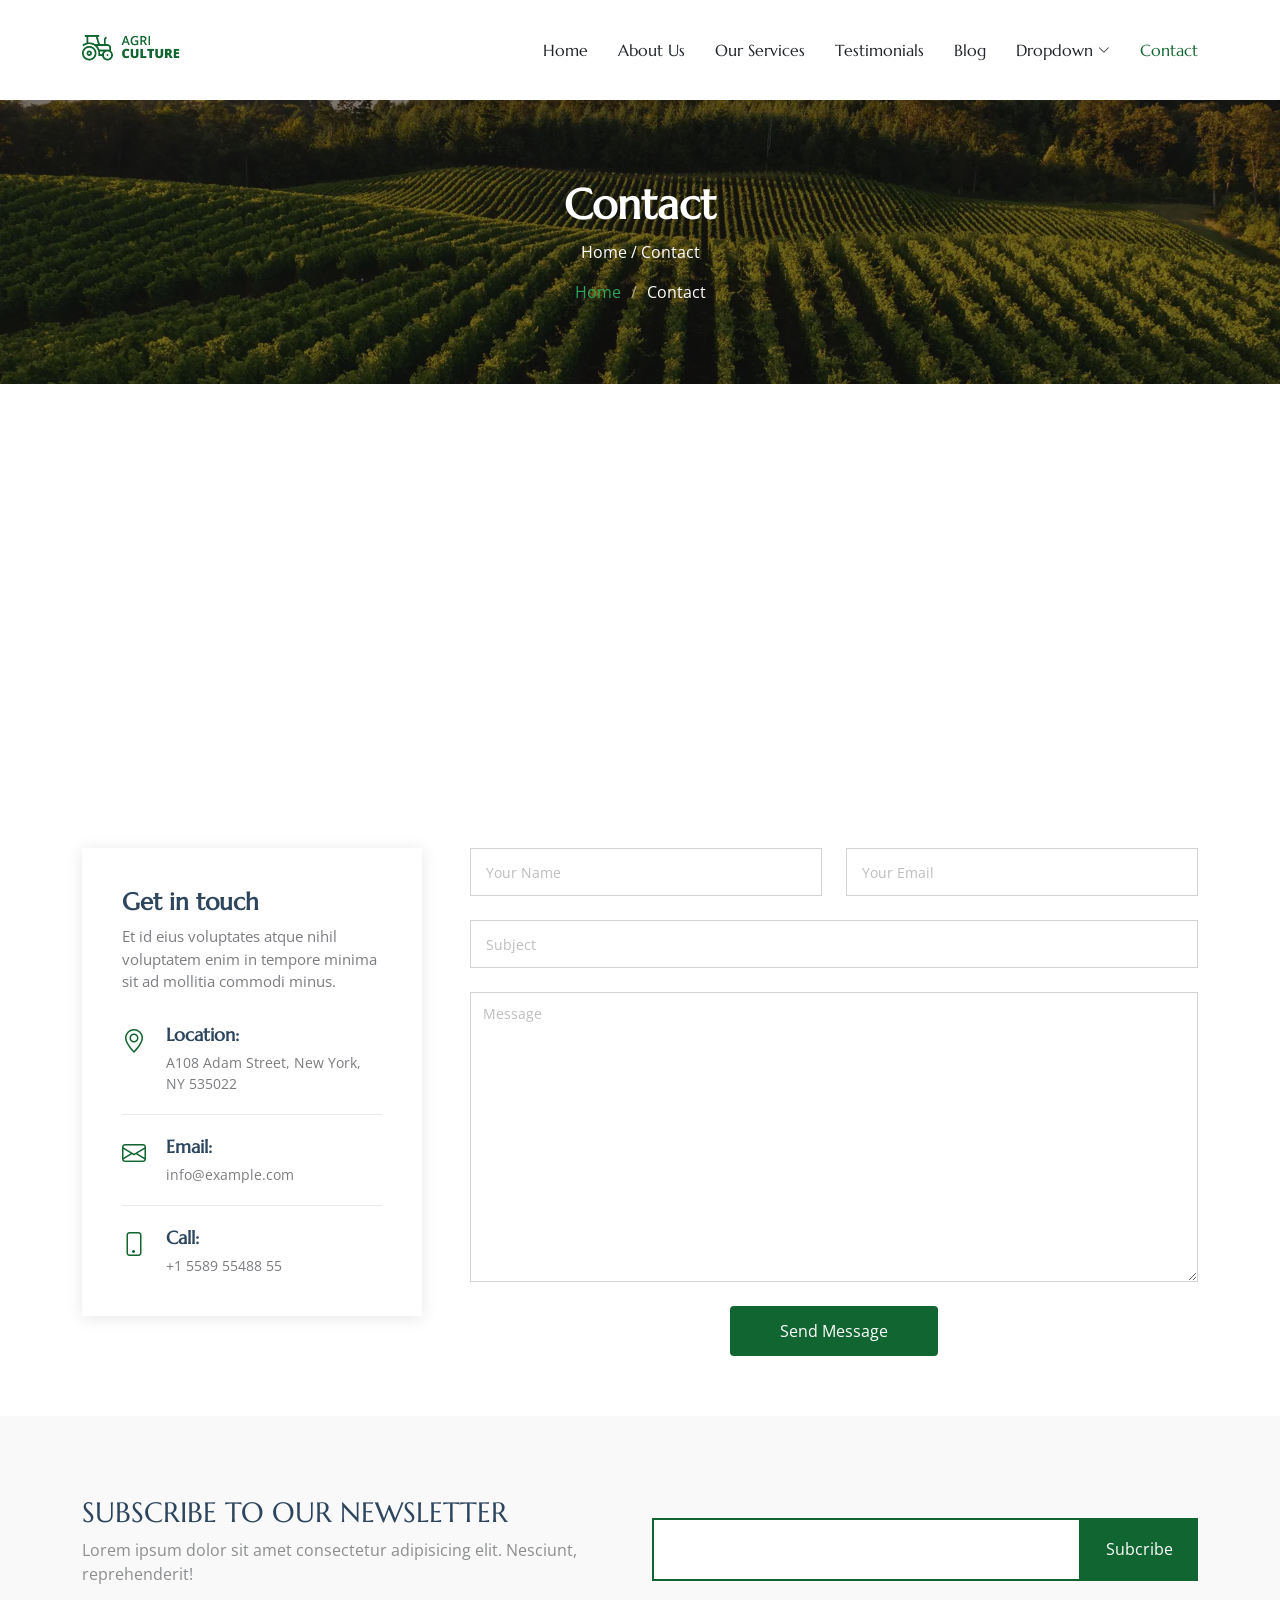
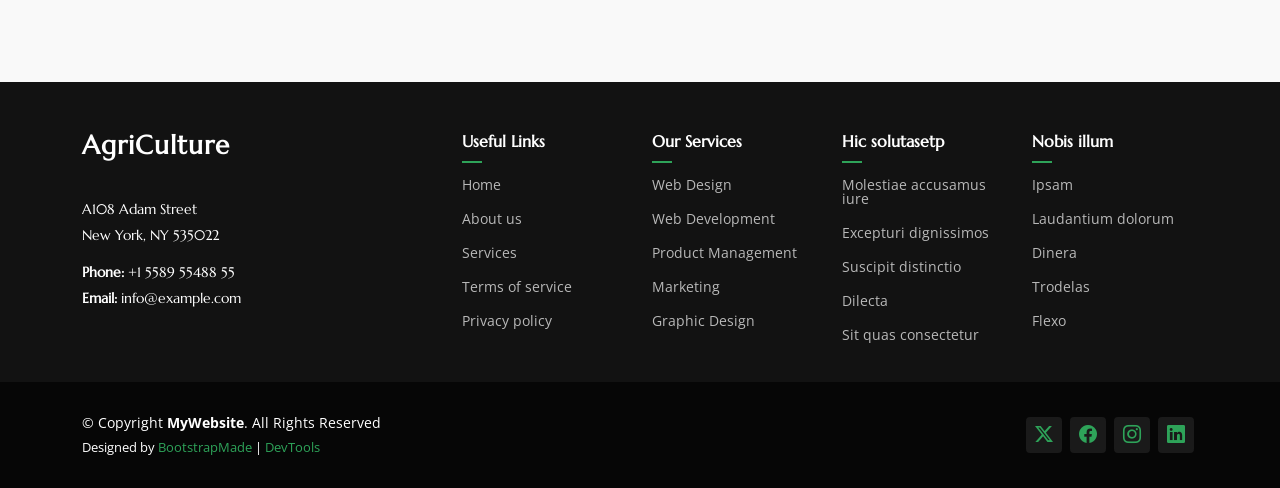
<file: propuestas/AgriCulture/contact.html>
<!DOCTYPE html>
<html lang="en">

<head>
  <meta charset="utf-8">
  <meta content="width=device-width, initial-scale=1.0" name="viewport">
  <title>Contact - AgriCulture Bootstrap Template</title>
  <meta name="description" content="">
  <meta name="keywords" content="">

  <!-- Favicons -->
  <link href="assets/img/favicon.png" rel="icon">
  <link href="assets/img/apple-touch-icon.png" rel="apple-touch-icon">

  <!-- Fonts -->
  <link href="https://fonts.googleapis.com" rel="preconnect">
  <link href="https://fonts.gstatic.com" rel="preconnect" crossorigin>
  <link href="https://fonts.googleapis.com/css2?family=Open+Sans:ital,wght@0,300;0,400;0,500;0,600;0,700;0,800;1,300;1,400;1,500;1,600;1,700;1,800&family=Marcellus:wght@400&display=swap" rel="stylesheet">

  <!-- Vendor CSS Files -->
  <link href="assets/vendor/bootstrap/css/bootstrap.min.css" rel="stylesheet">
  <link href="assets/vendor/bootstrap-icons/bootstrap-icons.css" rel="stylesheet">
  <link href="assets/vendor/aos/aos.css" rel="stylesheet">
  <link href="assets/vendor/swiper/swiper-bundle.min.css" rel="stylesheet">
  <link href="assets/vendor/glightbox/css/glightbox.min.css" rel="stylesheet">

  <!-- Main CSS File -->
  <link href="assets/css/main.css" rel="stylesheet">

  <!-- =======================================================
  * Template Name: AgriCulture
  * Template URL: https://bootstrapmade.com/agriculture-bootstrap-website-template/
  * Updated: Aug 07 2024 with Bootstrap v5.3.3
  * Author: BootstrapMade.com
  * License: https://bootstrapmade.com/license/
  ======================================================== -->
</head>

<body class="contact-page">

  <header id="header" class="header d-flex align-items-center position-relative">
    <div class="container-fluid container-xl position-relative d-flex align-items-center justify-content-between">

      <a href="index.html" class="logo d-flex align-items-center">
        <!-- Uncomment the line below if you also wish to use an image logo -->
        <img src="assets/img/logo.png" alt="AgriCulture">
        <!-- <h1 class="sitename">AgriCulture</h1>  -->
      </a>

      <nav id="navmenu" class="navmenu">
        <ul>
          <li><a href="index.html">Home</a></li>
          <li><a href="about.html">About Us</a></li>
          <li><a href="services.html">Our Services</a></li>
          <li><a href="testimonials.html">Testimonials</a></li>
          <li><a href="blog.html">Blog</a></li>
          <li class="dropdown"><a href="#"><span>Dropdown</span> <i class="bi bi-chevron-down toggle-dropdown"></i></a>
            <ul>
              <li><a href="#">Dropdown 1</a></li>
              <li class="dropdown"><a href="#"><span>Deep Dropdown</span> <i class="bi bi-chevron-down toggle-dropdown"></i></a>
                <ul>
                  <li><a href="#">Deep Dropdown 1</a></li>
                  <li><a href="#">Deep Dropdown 2</a></li>
                  <li><a href="#">Deep Dropdown 3</a></li>
                  <li><a href="#">Deep Dropdown 4</a></li>
                  <li><a href="#">Deep Dropdown 5</a></li>
                </ul>
              </li>
              <li><a href="#">Dropdown 2</a></li>
              <li><a href="#">Dropdown 3</a></li>
              <li><a href="#">Dropdown 4</a></li>
            </ul>
          </li>
          <li><a href="contact.html" class="active">Contact</a></li>
        </ul>
        <i class="mobile-nav-toggle d-xl-none bi bi-list"></i>
      </nav>

    </div>
  </header>

  <main class="main">

    <!-- Page Title -->
    <div class="page-title dark-background" data-aos="fade" style="background-image: url(assets/img/page-title-bg.webp);">
      <div class="container position-relative">
        <h1>Contact</h1>
        <p>
          Home
          /
          Contact
        </p>
        <nav class="breadcrumbs">
          <ol>
            <li><a href="index.html">Home</a></li>
            <li class="current">Contact</li>
          </ol>
        </nav>
      </div>
    </div><!-- End Page Title -->

    <!-- Contact Section -->
    <section id="contact" class="contact section">

      <div class="mb-5">
        <iframe style="width: 100%; height: 400px;" src="https://www.google.com/maps/embed?pb=!1m14!1m8!1m3!1d12097.433213460943!2d-74.0062269!3d40.7101282!3m2!1i1024!2i768!4f13.1!3m3!1m2!1s0x0%3A0xb89d1fe6bc499443!2sDowntown+Conference+Center!5e0!3m2!1smk!2sbg!4v1539943755621" frameborder="0" allowfullscreen=""></iframe>
      </div><!-- End Google Maps -->

      <div class="container" data-aos="fade">

        <div class="row gy-5 gx-lg-5">

          <div class="col-lg-4">

            <div class="info">
              <h3>Get in touch</h3>
              <p>Et id eius voluptates atque nihil voluptatem enim in tempore minima sit ad mollitia commodi minus.</p>

              <div class="info-item d-flex">
                <i class="bi bi-geo-alt flex-shrink-0"></i>
                <div>
                  <h4>Location:</h4>
                  <p>A108 Adam Street, New York, NY 535022</p>
                </div>
              </div><!-- End Info Item -->

              <div class="info-item d-flex">
                <i class="bi bi-envelope flex-shrink-0"></i>
                <div>
                  <h4>Email:</h4>
                  <p>info@example.com</p>
                </div>
              </div><!-- End Info Item -->

              <div class="info-item d-flex">
                <i class="bi bi-phone flex-shrink-0"></i>
                <div>
                  <h4>Call:</h4>
                  <p>+1 5589 55488 55</p>
                </div>
              </div><!-- End Info Item -->

            </div>

          </div>

          <div class="col-lg-8">
            <form action="forms/contact.php" method="post" role="form" class="php-email-form">
              <div class="row">
                <div class="col-md-6 form-group">
                  <input type="text" name="name" class="form-control" id="name" placeholder="Your Name" required="">
                </div>
                <div class="col-md-6 form-group mt-3 mt-md-0">
                  <input type="email" class="form-control" name="email" id="email" placeholder="Your Email" required="">
                </div>
              </div>
              <div class="form-group mt-3">
                <input type="text" class="form-control" name="subject" id="subject" placeholder="Subject" required="">
              </div>
              <div class="form-group mt-3">
                <textarea class="form-control" name="message" placeholder="Message" required=""></textarea>
              </div>
              <div class="my-3">
                <div class="loading">Loading</div>
                <div class="error-message"></div>
                <div class="sent-message">Your message has been sent. Thank you!</div>
              </div>
              <div class="text-center"><button type="submit">Send Message</button></div>
            </form>
          </div><!-- End Contact Form -->

        </div>

      </div>

    </section><!-- /Contact Section -->

    <!-- Call To Action Section -->
    <section id="call-to-action" class="call-to-action section light-background">

      <div class="content">
        <div class="container">
          <div class="row align-items-center">
            <div class="col-lg-6">
              <h3>Subscribe To Our Newsletter</h3>
              <p class="opacity-50">
                Lorem ipsum dolor sit amet consectetur adipisicing elit.
                Nesciunt, reprehenderit!
              </p>
            </div>
            <div class="col-lg-6">
              <form action="forms/newsletter.php" class="form-subscribe php-email-form">
                <div class="form-group d-flex align-items-stretch">
                  <input type="email" name="email" class="form-control h-100" placeholder="Enter your e-mail">
                  <input type="submit" class="btn btn-secondary px-4" value="Subcribe">
                </div>
                <div class="loading">Loading</div>
                <div class="error-message"></div>
                <div class="sent-message">
                  Your subscription request has been sent. Thank you!
                </div>
              </form>
            </div>
          </div>
        </div>
      </div>
    </section><!-- /Call To Action Section -->

  </main>

  <footer id="footer" class="footer dark-background">

    <div class="footer-top">
      <div class="container">
        <div class="row gy-4">
          <div class="col-lg-4 col-md-6 footer-about">
            <a href="index.html" class="logo d-flex align-items-center">
              <span class="sitename">AgriCulture</span>
            </a>
            <div class="footer-contact pt-3">
              <p>A108 Adam Street</p>
              <p>New York, NY 535022</p>
              <p class="mt-3"><strong>Phone:</strong> <span>+1 5589 55488 55</span></p>
              <p><strong>Email:</strong> <span>info@example.com</span></p>
            </div>
          </div>

          <div class="col-lg-2 col-md-3 footer-links">
            <h4>Useful Links</h4>
            <ul>
              <li><a href="#">Home</a></li>
              <li><a href="#">About us</a></li>
              <li><a href="#">Services</a></li>
              <li><a href="#">Terms of service</a></li>
              <li><a href="#">Privacy policy</a></li>
            </ul>
          </div>

          <div class="col-lg-2 col-md-3 footer-links">
            <h4>Our Services</h4>
            <ul>
              <li><a href="#">Web Design</a></li>
              <li><a href="#">Web Development</a></li>
              <li><a href="#">Product Management</a></li>
              <li><a href="#">Marketing</a></li>
              <li><a href="#">Graphic Design</a></li>
            </ul>
          </div>

          <div class="col-lg-2 col-md-3 footer-links">
            <h4>Hic solutasetp</h4>
            <ul>
              <li><a href="#">Molestiae accusamus iure</a></li>
              <li><a href="#">Excepturi dignissimos</a></li>
              <li><a href="#">Suscipit distinctio</a></li>
              <li><a href="#">Dilecta</a></li>
              <li><a href="#">Sit quas consectetur</a></li>
            </ul>
          </div>

          <div class="col-lg-2 col-md-3 footer-links">
            <h4>Nobis illum</h4>
            <ul>
              <li><a href="#">Ipsam</a></li>
              <li><a href="#">Laudantium dolorum</a></li>
              <li><a href="#">Dinera</a></li>
              <li><a href="#">Trodelas</a></li>
              <li><a href="#">Flexo</a></li>
            </ul>
          </div>

        </div>
      </div>
    </div>

    <div class="copyright text-center">
      <div class="container d-flex flex-column flex-lg-row justify-content-center justify-content-lg-between align-items-center">

        <div class="d-flex flex-column align-items-center align-items-lg-start">
          <div>
            © Copyright <strong><span>MyWebsite</span></strong>. All Rights Reserved
          </div>
          <div class="credits">
            <!-- All the links in the footer should remain intact. -->
            <!-- You can delete the links only if you purchased the pro version. -->
            <!-- Licensing information: https://bootstrapmade.com/license/ -->
            <!-- Purchase the pro version with working PHP/AJAX contact form: https://bootstrapmade.com/herobiz-bootstrap-business-template/ -->
            Designed by <a href="https://bootstrapmade.com/">BootstrapMade</a> | <a href="https://bootstrapmade.com/tools/">DevTools</a>
          </div>
        </div>

        <div class="social-links order-first order-lg-last mb-3 mb-lg-0">
          <a href=""><i class="bi bi-twitter-x"></i></a>
          <a href=""><i class="bi bi-facebook"></i></a>
          <a href=""><i class="bi bi-instagram"></i></a>
          <a href=""><i class="bi bi-linkedin"></i></a>
        </div>

      </div>
    </div>

  </footer>

  <!-- Scroll Top -->
  <a href="#" id="scroll-top" class="scroll-top d-flex align-items-center justify-content-center"><i class="bi bi-arrow-up-short"></i></a>

  <!-- Preloader -->
  <div id="preloader"></div>

  <!-- Vendor JS Files -->
  <script src="assets/vendor/bootstrap/js/bootstrap.bundle.min.js"></script>
  <script src="assets/vendor/php-email-form/validate.js"></script>
  <script src="assets/vendor/aos/aos.js"></script>
  <script src="assets/vendor/swiper/swiper-bundle.min.js"></script>
  <script src="assets/vendor/glightbox/js/glightbox.min.js"></script>

  <!-- Main JS File -->
  <script src="assets/js/main.js"></script>

</body>

</html>
</file>
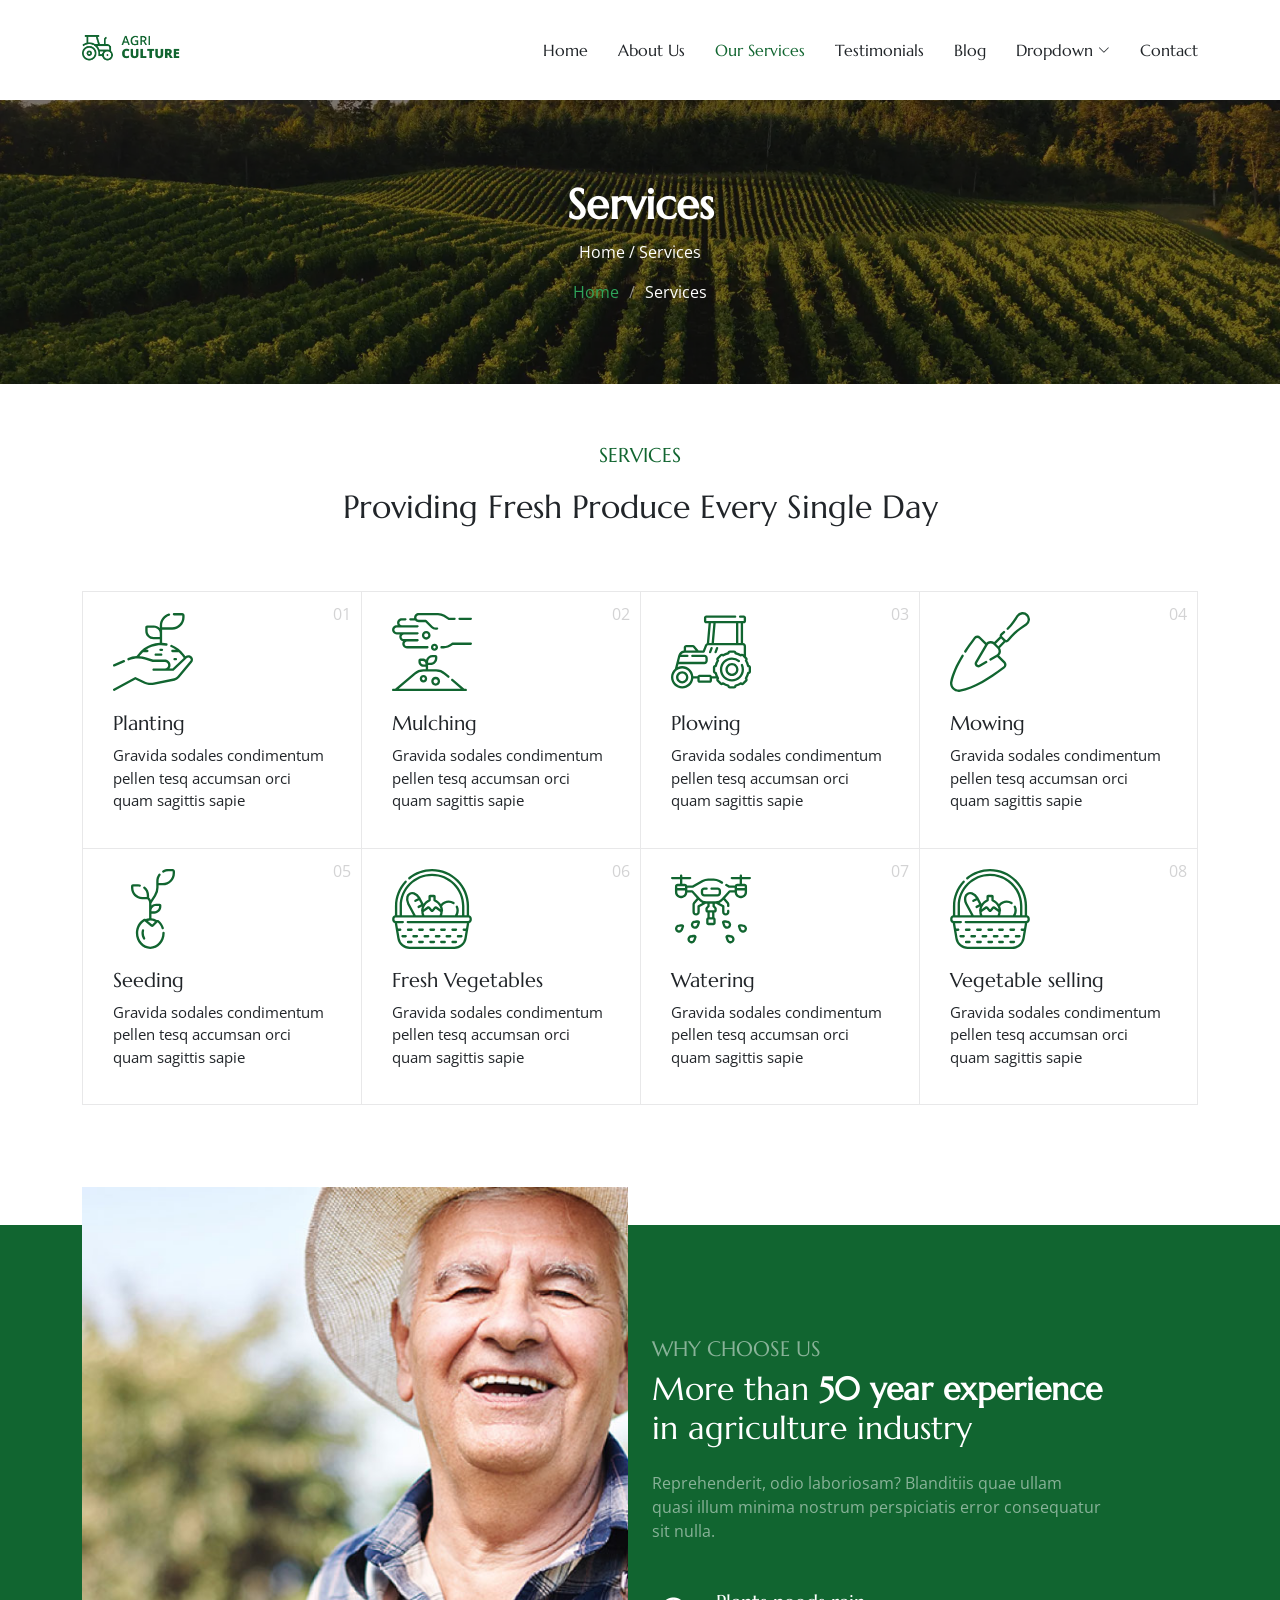
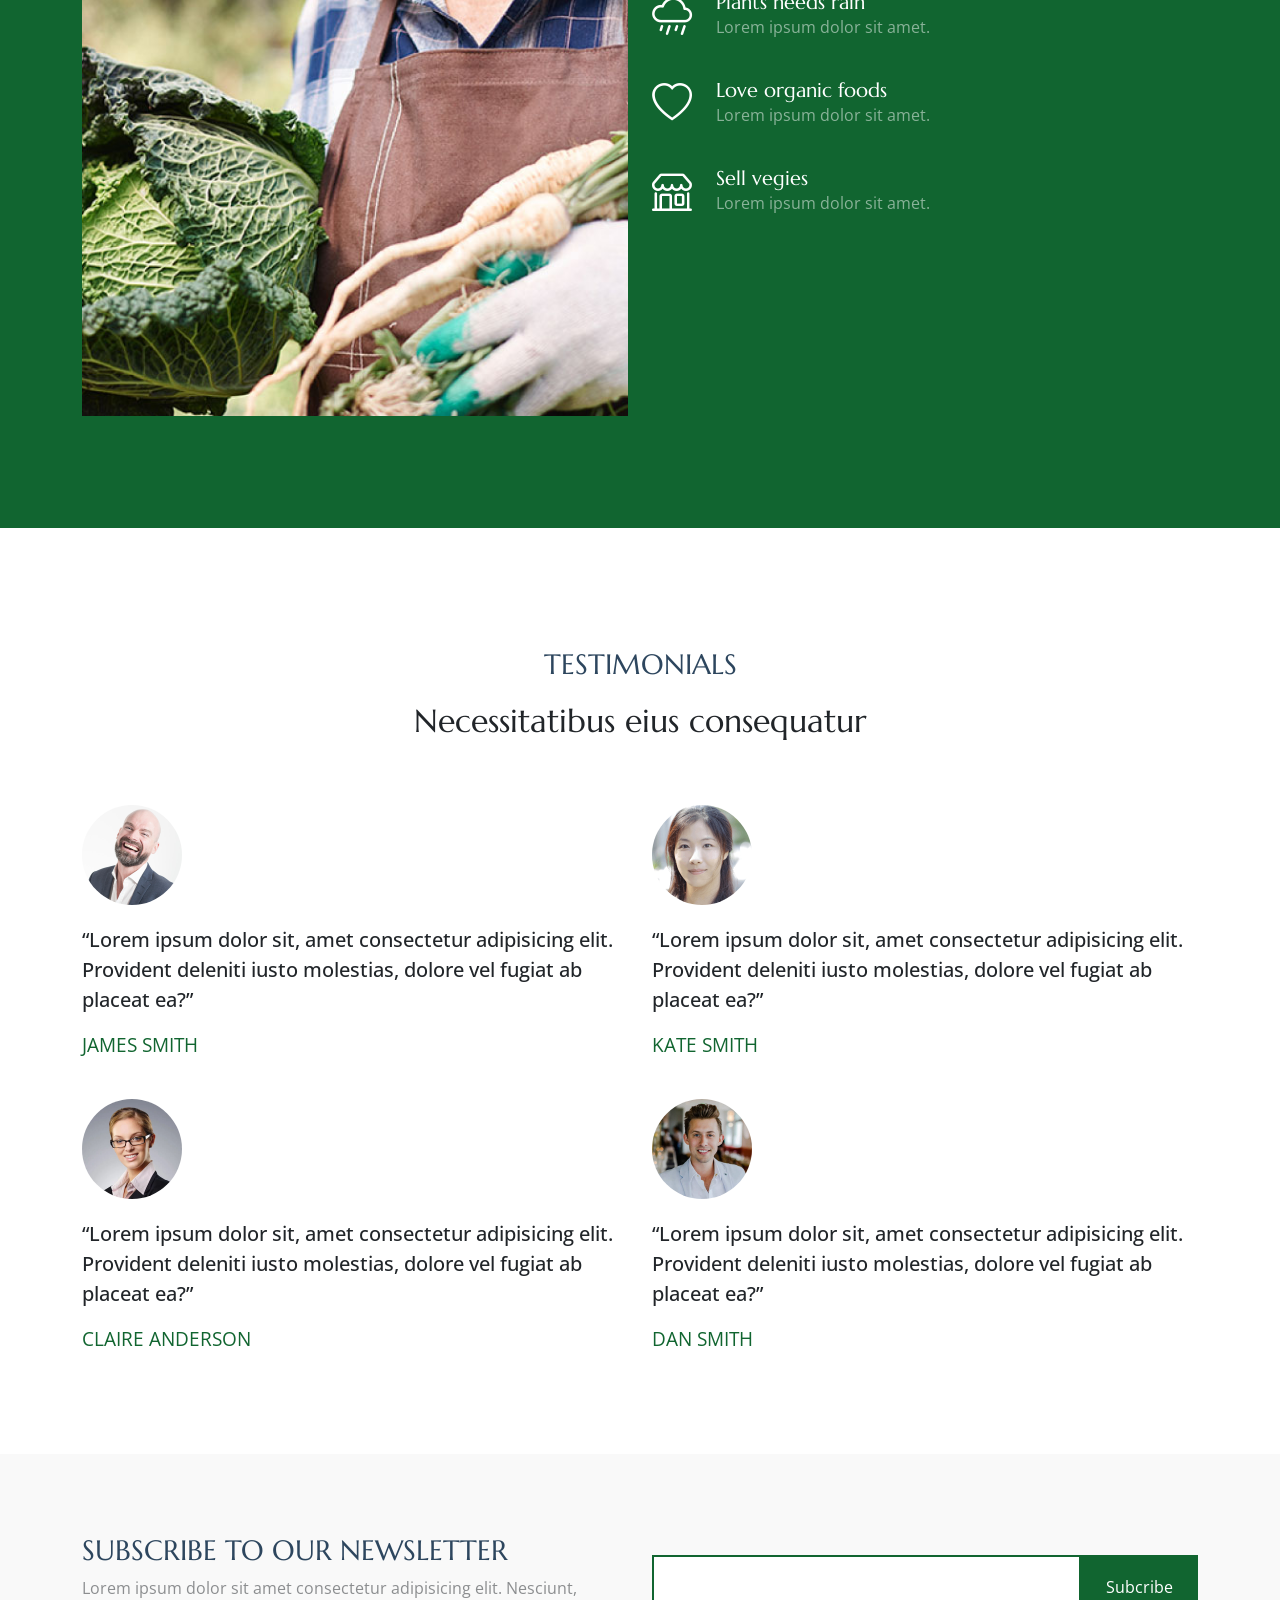
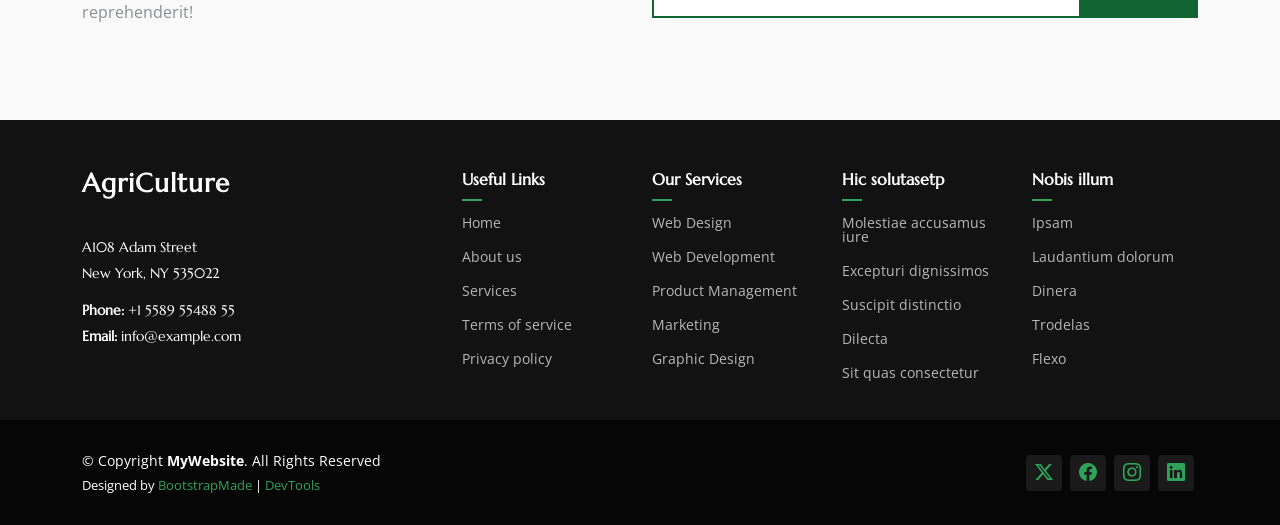
<file: propuestas/AgriCulture/services.html>
<!DOCTYPE html>
<html lang="en">

<head>
  <meta charset="utf-8">
  <meta content="width=device-width, initial-scale=1.0" name="viewport">
  <title>Services - AgriCulture Bootstrap Template</title>
  <meta name="description" content="">
  <meta name="keywords" content="">

  <!-- Favicons -->
  <link href="assets/img/favicon.png" rel="icon">
  <link href="assets/img/apple-touch-icon.png" rel="apple-touch-icon">

  <!-- Fonts -->
  <link href="https://fonts.googleapis.com" rel="preconnect">
  <link href="https://fonts.gstatic.com" rel="preconnect" crossorigin>
  <link href="https://fonts.googleapis.com/css2?family=Open+Sans:ital,wght@0,300;0,400;0,500;0,600;0,700;0,800;1,300;1,400;1,500;1,600;1,700;1,800&family=Marcellus:wght@400&display=swap" rel="stylesheet">

  <!-- Vendor CSS Files -->
  <link href="assets/vendor/bootstrap/css/bootstrap.min.css" rel="stylesheet">
  <link href="assets/vendor/bootstrap-icons/bootstrap-icons.css" rel="stylesheet">
  <link href="assets/vendor/aos/aos.css" rel="stylesheet">
  <link href="assets/vendor/swiper/swiper-bundle.min.css" rel="stylesheet">
  <link href="assets/vendor/glightbox/css/glightbox.min.css" rel="stylesheet">

  <!-- Main CSS File -->
  <link href="assets/css/main.css" rel="stylesheet">

  <!-- =======================================================
  * Template Name: AgriCulture
  * Template URL: https://bootstrapmade.com/agriculture-bootstrap-website-template/
  * Updated: Aug 07 2024 with Bootstrap v5.3.3
  * Author: BootstrapMade.com
  * License: https://bootstrapmade.com/license/
  ======================================================== -->
</head>

<body class="services-page">

  <header id="header" class="header d-flex align-items-center position-relative">
    <div class="container-fluid container-xl position-relative d-flex align-items-center justify-content-between">

      <a href="index.html" class="logo d-flex align-items-center">
        <!-- Uncomment the line below if you also wish to use an image logo -->
        <img src="assets/img/logo.png" alt="AgriCulture">
        <!-- <h1 class="sitename">AgriCulture</h1>  -->
      </a>

      <nav id="navmenu" class="navmenu">
        <ul>
          <li><a href="index.html">Home</a></li>
          <li><a href="about.html">About Us</a></li>
          <li><a href="services.html" class="active">Our Services</a></li>
          <li><a href="testimonials.html">Testimonials</a></li>
          <li><a href="blog.html">Blog</a></li>
          <li class="dropdown"><a href="#"><span>Dropdown</span> <i class="bi bi-chevron-down toggle-dropdown"></i></a>
            <ul>
              <li><a href="#">Dropdown 1</a></li>
              <li class="dropdown"><a href="#"><span>Deep Dropdown</span> <i class="bi bi-chevron-down toggle-dropdown"></i></a>
                <ul>
                  <li><a href="#">Deep Dropdown 1</a></li>
                  <li><a href="#">Deep Dropdown 2</a></li>
                  <li><a href="#">Deep Dropdown 3</a></li>
                  <li><a href="#">Deep Dropdown 4</a></li>
                  <li><a href="#">Deep Dropdown 5</a></li>
                </ul>
              </li>
              <li><a href="#">Dropdown 2</a></li>
              <li><a href="#">Dropdown 3</a></li>
              <li><a href="#">Dropdown 4</a></li>
            </ul>
          </li>
          <li><a href="contact.html">Contact</a></li>
        </ul>
        <i class="mobile-nav-toggle d-xl-none bi bi-list"></i>
      </nav>

    </div>
  </header>

  <main class="main">

    <!-- Page Title -->
    <div class="page-title dark-background" data-aos="fade" style="background-image: url(assets/img/page-title-bg.webp);">
      <div class="container position-relative">
        <h1>Services</h1>
        <p>
          Home
          /
          Services</p>
        <nav class="breadcrumbs">
          <ol>
            <li><a href="index.html">Home</a></li>
            <li class="current">Services</li>
          </ol>
        </nav>
      </div>
    </div><!-- End Page Title -->

    <!-- Services Section -->
    <section id="services" class="services section">

      <!-- Section Title -->
      <div class="container section-title" data-aos="fade-up">
        <h2>SERVICES</h2>
        <p>Providing Fresh Produce Every Single Day</p>
      </div><!-- End Section Title -->
      <div class="content">
        <div class="container">
          <div class="row g-0">
            <div class="col-lg-3 col-md-6">
              <div class="service-item">
                <span class="number">01</span>
                <div class="service-item-icon">
                  <svg xmlns="http://www.w3.org/2000/svg" version="1.1" xmlns:xlink="http://www.w3.org/1999/xlink" width="80" height="80" x="0" y="0" viewBox="0 0 509.435 509.435" style="enable-background: new 0 0 512 512" xml:space="preserve" class="">
                    <g>
                      <path d="M7.506 347.639c.994 0 2.005-.199 2.976-.619l62.037-26.857a7.5 7.5 0 0 0 3.903-9.862 7.5 7.5 0 0 0-9.862-3.903L4.523 333.255a7.501 7.501 0 0 0 2.983 14.384zM500.883 283.197c-10.953-10.952-28.175-11.423-39.689-1.267l-10.034-13.307c-19.783-26.239-46.1-46.623-76.103-58.948a7.5 7.5 0 0 0-5.699 13.875c11.136 4.575 21.708 10.382 31.567 17.249h-22.621c-4.143 0-7.5 3.358-7.5 7.5s3.357 7.5 7.5 7.5h41.188a169.382 169.382 0 0 1 19.691 21.855l11.048 14.652-71.171 67.597h-19.48a35.772 35.772 0 0 0 6.775-20.976c0-19.837-16.139-35.975-35.976-35.975h-75.023l-48.33-15.005a160.871 160.871 0 0 0-37.992-6.934l2.533-3.359a169.852 169.852 0 0 1 19.67-21.855h27.398c4.143 0 7.5-3.358 7.5-7.5s-3.357-7.5-7.5-7.5h-8.848a165.125 165.125 0 0 1 38.01-19.73c28.992-10.532 60.376-12.89 90.754-6.821a7.498 7.498 0 0 0 8.824-5.885 7.5 7.5 0 0 0-5.885-8.824 184.517 184.517 0 0 0-28.616-3.4v-83.727h64.189c43.49 0 78.872-35.382 78.872-78.872V22.488c0-8.712-7.088-15.801-15.801-15.801h-51.729c-4.143 0-7.5 3.358-7.5 7.5s3.357 7.5 7.5 7.5h51.729c.441 0 .801.359.801.801v11.051c0 35.219-28.653 63.872-63.872 63.872h-64.189V85.559c0-28.082 18.793-53.262 45.701-61.234a7.5 7.5 0 1 0-4.261-14.382c-15.972 4.732-30.338 14.681-40.451 28.015-10.46 13.79-15.988 30.25-15.988 47.601v16.416c-9.59-9.839-22.97-15.965-37.762-15.965h-43.432c-6.193 0-11.232 5.039-11.232 11.232v23.629c0 29.093 23.669 52.762 52.763 52.762h39.663v22.475a183.375 183.375 0 0 0-55.199 10.86c-32.974 11.978-61.705 33.297-83.085 61.653l-9.313 12.351a161.07 161.07 0 0 0-54.289 12.692 7.5 7.5 0 0 0-3.949 9.844 7.498 7.498 0 0 0 9.844 3.949c31.858-13.616 67.62-15.458 100.696-5.188l49.416 15.343c.72.224 1.47.337 2.224.337h76.161c11.566 0 20.976 9.409 20.976 20.975s-9.409 20.976-20.976 20.976h-71.803c-4.143 0-7.5 3.358-7.5 7.5s3.357 7.5 7.5 7.5h123.477a7.5 7.5 0 0 0 5.165-2.062l83.48-79.289c5.56-5.279 14.158-5.167 19.577.252a13.957 13.957 0 0 1 .853 18.9l-80.942 97.046a37.161 37.161 0 0 1-21.112 12.581L259.57 448.474c-20.377 4.113-41.89 1.365-60.575-7.739l-53.332-25.982a7.507 7.507 0 0 0-6.884.162L3.903 488.665a7.5 7.5 0 0 0 7.197 13.161l131.475-71.888 49.849 24.285c21.631 10.538 46.53 13.72 70.114 8.957l129.506-26.146a52.209 52.209 0 0 0 29.663-17.677l80.942-97.046c9.682-11.61 8.923-28.426-1.766-39.114zM258.212 158.634c-20.822 0-37.763-16.94-37.763-37.762V101.01h39.664c20.822 0 37.762 16.94 37.762 37.762v19.861h-39.663z" fill="currentColor" opacity="1" data-original="currentColor"></path>
                      <path d="M319.171 240.778a7.5 7.5 0 0 0-7.5-7.5h-9.43c-4.143 0-7.5 3.358-7.5 7.5s3.357 7.5 7.5 7.5h9.43a7.5 7.5 0 0 0 7.5-7.5zM272.068 264.08c-4.143 0-7.5 3.358-7.5 7.5s3.357 7.5 7.5 7.5h34.888c4.143 0 7.5-3.358 7.5-7.5s-3.357-7.5-7.5-7.5zM400.305 307.996c4.143 0 7.5-3.358 7.5-7.5s-3.357-7.5-7.5-7.5h-8.172c-4.143 0-7.5 3.358-7.5 7.5s3.357 7.5 7.5 7.5z" fill="currentColor" opacity="1" data-original="currentColor"></path>
                    </g>
                  </svg>
                </div>
                <div class="service-item-content">
                  <h3 class="service-heading">Planting</h3>
                  <p>
                    Gravida sodales condimentum pellen tesq accumsan orci quam
                    sagittis sapie
                  </p>
                </div>
              </div>
            </div>
            <div class="col-lg-3 col-md-6">
              <div class="service-item">
                <span class="number">02</span>
                <div class="service-item-icon">
                  <svg xmlns="http://www.w3.org/2000/svg" version="1.1" xmlns:xlink="http://www.w3.org/1999/xlink" width="80" height="80" x="0" y="0" viewBox="0 0 514.314 514.314" style="enable-background: new 0 0 512 512" xml:space="preserve" class="">
                    <g>
                      <path d="M434.176 51.297h72.639c4.143 0 7.5-3.358 7.5-7.5s-3.357-7.5-7.5-7.5h-72.639c-4.143 0-7.5 3.358-7.5 7.5s3.357 7.5 7.5 7.5zM117.994 54.791h30.852c5.47 6.605 13.729 10.82 22.955 10.82h42.865l35.886 35.886c8.246 8.246 19.209 12.787 30.869 12.787h8.32c4.143 0 7.5-3.358 7.5-7.5s-3.357-7.5-7.5-7.5h-8.32c-7.654 0-14.85-2.981-20.262-8.393l-38.083-38.083a7.5 7.5 0 0 0-5.304-2.197H171.8c-8.159 0-14.797-6.638-14.797-14.797s6.638-14.797 14.797-14.797h123.757a66.756 66.756 0 0 1 35.416 10.157l30.374 18.983a7.497 7.497 0 0 0 3.975 1.14h36.891c4.143 0 7.5-3.358 7.5-7.5s-3.357-7.5-7.5-7.5h-34.739l-28.551-17.843a81.742 81.742 0 0 0-43.365-12.437H171.801c-16.43 0-29.797 13.367-29.797 29.798 0 1.349.099 2.675.273 3.977h-24.283a7.5 7.5 0 1 0 0 14.999zM30.38 144.476h20.344a29.724 29.724 0 0 0-4.003 14.921c0 14.399 10.225 26.453 23.795 29.288a29.746 29.746 0 0 0-4.371 15.555c0 16.499 13.423 29.921 29.921 29.921h131.637a7.5 7.5 0 0 0 7.498-7.688 7.5 7.5 0 0 0-8.307-7.311H96.065c-8.228 0-14.921-6.694-14.921-14.921s6.693-14.921 14.921-14.921H163.9c4.143 0 7.5-3.358 7.5-7.5s-3.357-7.5-7.5-7.5H76.643c-8.228 0-14.922-6.694-14.922-14.921s6.694-14.921 14.922-14.921H163.9c4.143 0 7.5-3.358 7.5-7.5s-3.357-7.5-7.5-7.5H30.38c-8.228 0-14.921-6.694-14.921-14.921s6.693-14.921 14.921-14.921H163.9c4.143 0 7.5-3.358 7.5-7.5s-3.357-7.5-7.5-7.5H62.547c-8.228 0-14.921-6.694-14.921-14.921s6.693-14.921 14.921-14.921h23.485c4.143 0 7.5-3.358 7.5-7.5s-3.357-7.5-7.5-7.5H62.547c-16.498 0-29.921 13.423-29.921 29.921a29.719 29.719 0 0 0 4.003 14.921H30.38C13.882 84.636.459 98.059.459 114.557s13.423 29.919 29.921 29.919zM506.814 196.74H389.248a7.497 7.497 0 0 0-4.629 1.599l-5.613 4.403c-13.495 10.588-30.375 16.42-47.529 16.42h-12.272a7.5 7.5 0 0 0-8.309 7.5 7.5 7.5 0 0 0 7.5 7.5h13.081c20.496 0 40.664-6.967 56.788-19.618l3.574-2.804h114.976a7.5 7.5 0 1 0-.001-15z" fill="currentColor" opacity="1" data-original="currentColor" class=""></path>
                      <path d="M192.215 150.164c0 15.372 12.506 27.878 27.878 27.878s27.879-12.506 27.879-27.878-12.507-27.878-27.879-27.878-27.878 12.506-27.878 27.878zm40.757 0c0 7.101-5.777 12.878-12.879 12.878-7.101 0-12.878-5.777-12.878-12.878s5.777-12.878 12.878-12.878c7.101-.001 12.879 5.777 12.879 12.878zM273.049 203.771c-12.599 0-22.848 10.25-22.848 22.848s10.249 22.847 22.848 22.847 22.848-10.249 22.848-22.847-10.25-22.848-22.848-22.848zm0 30.695c-4.327 0-7.848-3.52-7.848-7.847s3.521-7.848 7.848-7.848 7.848 3.521 7.848 7.848-3.521 7.847-7.848 7.847zM474.178 493.298h-9.202l-73.199-62.323c-3.155-2.686-7.888-2.305-10.573.849s-2.305 7.887.849 10.572l59.785 50.902H43.105l108.164-92.092a77.855 77.855 0 0 1 50.423-18.558h81.558a77.851 77.851 0 0 1 50.423 18.558l24.029 20.458a7.498 7.498 0 0 0 10.573-.849 7.5 7.5 0 0 0-.849-10.572l-24.029-20.458a92.867 92.867 0 0 0-60.147-22.137h-51.158v-26.806h15.44c24.205 0 43.896-19.692 43.896-43.897v-8.808c0-6.785-5.52-12.305-12.305-12.305h-18.135c-19.99 0-36.891 13.437-42.174 31.749-5.716-4.945-13.156-7.947-21.29-7.947h-15.061c-6.942 0-12.591 5.648-12.591 12.592v7.399c0 17.97 14.619 32.589 32.589 32.589h14.629v15.433h-15.399a92.867 92.867 0 0 0-60.147 22.137L19.967 493.298H7.5c-4.143 0-7.5 3.358-7.5 7.5s3.357 7.5 7.5 7.5h466.678a7.5 7.5 0 0 0 0-15zM232.092 319.73c0-15.934 12.963-28.897 28.897-28.897h15.439v6.112c0 15.934-12.963 28.897-28.896 28.897h-15.44zm-16.978 17.485h-12.651c-9.698 0-17.589-7.89-17.589-17.589v-4.991h12.651c9.698 0 17.589 7.89 17.589 17.589z" fill="currentColor" opacity="1" data-original="currentColor" class=""></path>
                      <path d="M178.358 429.065c0 13.218 10.754 23.972 23.972 23.972s23.972-10.753 23.972-23.972-10.754-23.972-23.972-23.972-23.972 10.753-23.972 23.972zm32.944 0c0 4.947-4.024 8.972-8.972 8.972s-8.972-4.025-8.972-8.972 4.024-8.972 8.972-8.972 8.972 4.024 8.972 8.972zM252.23 445.536c0 15.706 12.777 28.484 28.483 28.484s28.484-12.778 28.484-28.484-12.778-28.484-28.484-28.484-28.483 12.778-28.483 28.484zm41.968 0c0 7.435-6.049 13.484-13.484 13.484s-13.483-6.049-13.483-13.484 6.049-13.484 13.483-13.484c7.435 0 13.484 6.049 13.484 13.484z" fill="currentColor" opacity="1" data-original="currentColor" class=""></path>
                    </g>
                  </svg>
                </div>
                <div class="service-item-content">
                  <h3 class="service-heading">Mulching</h3>
                  <p>
                    Gravida sodales condimentum pellen tesq accumsan orci quam
                    sagittis sapie
                  </p>
                </div>
              </div>
            </div>
            <div class="col-lg-3 col-md-6">
              <div class="service-item">
                <span class="number">03</span>
                <div class="service-item-icon">
                  <svg xmlns="http://www.w3.org/2000/svg" version="1.1" xmlns:xlink="http://www.w3.org/1999/xlink" width="80" height="80" x="0" y="0" viewBox="0 0 516.53 516.53" style="enable-background: new 0 0 512 512" xml:space="preserve" class="">
                    <g>
                      <path d="M504.085 341.447a113.617 113.617 0 0 0-11.524-27.805c3.866-6.212 3.104-14.506-2.288-19.897l-5.804-5.804v-67.388c0-10.907-8.398-19.878-19.066-20.817V73.099h4.012c8.301 0 15.054-6.753 15.054-15.054V37.599c0-8.301-6.753-15.054-15.054-15.054h-23.242a7.5 7.5 0 0 0 0 15l23.296.054-.054 20.5-241.554-.054.054-20.5H414.21a7.5 7.5 0 0 0 0-15H227.916c-8.301 0-15.054 6.753-15.054 15.054v20.446c0 8.301 6.753 15.054 15.054 15.054h14.719L231.27 201.13c-5.215 2.077-9.463 6.215-11.642 11.675l-14.014 35.128h-27.323l-24.417-28.857a16.73 16.73 0 0 0-12.795-5.936H99.071c-9.242 0-16.761 7.519-16.761 16.761v18.66a44.759 44.759 0 0 0-35.97 33.278L24.937 367.09C9.676 380.359 0 399.894 0 421.658c0 39.881 32.446 72.327 72.328 72.327 37.349 0 68.174-28.457 71.938-64.827h25.905v12.546c0 8.282 6.738 15.02 15.02 15.02h64.364c8.282 0 15.02-6.738 15.02-15.02v-12.546h29.374c-3.278 6.098-2.356 13.875 2.785 19.016l19.555 19.554a16 16 0 0 0 11.388 4.718c3.045 0 5.961-.839 8.506-2.431a113.556 113.556 0 0 0 27.808 11.525c1.662 7.123 8.064 12.445 15.686 12.445h27.655c7.602 0 13.99-5.293 15.672-12.441a113.582 113.582 0 0 0 27.814-11.525 15.986 15.986 0 0 0 8.514 2.427c4.302 0 8.346-1.675 11.388-4.717l19.555-19.555c5.396-5.396 6.156-13.7 2.29-19.901a113.607 113.607 0 0 0 11.522-27.801c7.123-1.662 12.445-8.064 12.445-15.686v-27.655c-.002-7.621-5.324-14.023-12.447-15.684zm-53.681-141.805h-15.681V73.099h15.681zM419.723 73.099v126.543h-142.46l11.233-126.543zm-146.286 0-11.233 126.543h-15.743l11.234-126.543zM99.071 228.14h42.008c.519 0 1.008.227 1.344.624l16.219 19.169H97.311v-18.032c0-.971.79-1.761 1.76-1.761zm-51.11 108.845h167.157c12.315 0 22.334-10.019 22.334-22.334v-16.152c0-12.315-10.019-22.334-22.334-22.334h-77.364a7.5 7.5 0 0 0 0 15h77.364c4.044 0 7.334 3.29 7.334 7.334v16.152c0 4.044-3.29 7.334-7.334 7.334H51.727l7.738-30.821h46.327a7.5 7.5 0 0 0 0-15h-40.76a29.774 29.774 0 0 1 24.779-13.231h120.886a7.5 7.5 0 0 0 6.966-4.721l15.897-39.849a5.883 5.883 0 0 1 5.49-3.721h224.51a5.916 5.916 0 0 1 5.91 5.91v52.522c-5.348-4.343-12.853-4.747-18.636-1.165a113.598 113.598 0 0 0-27.818-11.532c-1.662-7.123-8.063-12.445-15.685-12.445h-27.655c-7.602 0-13.99 5.294-15.672 12.441a113.583 113.583 0 0 0-27.818 11.527c-6.213-3.868-14.506-3.104-19.897 2.288l-19.555 19.555c-5.375 5.375-6.149 13.637-2.28 19.884a113.572 113.572 0 0 0-11.531 27.818c-7.123 1.662-12.445 8.063-12.445 15.685v27.655c0 7.602 5.293 13.99 12.441 15.672 1.242 4.67 2.784 9.24 4.603 13.699h-24.12c-2.277-5.402-7.626-9.204-13.847-9.204h-64.364c-6.221 0-11.569 3.802-13.847 9.204h-27.078c-3.764-36.371-34.589-64.828-71.938-64.828a71.896 71.896 0 0 0-28.994 6.086zm24.367 142c-31.61 0-57.328-25.717-57.328-57.327s25.717-57.328 57.328-57.328 57.327 25.717 57.327 57.328-25.717 57.327-57.327 57.327zm177.24-37.262h-.013l-64.384-.02.02-21.75 64.384.02zm251.962-56.937c0 .609-.496 1.105-1.189 1.105-4.816 0-8.956 3.287-10.065 7.992a98.695 98.695 0 0 1-12.139 29.288c-2.543 4.113-1.939 9.365 1.447 12.75l.084.084a1.105 1.105 0 0 1 0 1.562l-19.555 19.555a1.085 1.085 0 0 1-.781.323c-.208 0-.514-.056-.761-.303a3.326 3.326 0 0 0-.084-.084c-3.406-3.407-8.658-4.01-12.77-1.467a98.657 98.657 0 0 1-29.288 12.138c-4.706 1.11-7.992 5.25-7.992 10.15 0 .609-.496 1.105-1.104 1.105h-27.655c-.609 0-1.105-.496-1.105-1.189 0-4.816-3.287-8.956-7.992-10.066a98.69 98.69 0 0 1-29.287-12.137 10.35 10.35 0 0 0-5.455-1.561c-2.68 0-5.338 1.049-7.38 3.091a1.085 1.085 0 0 1-.781.323c-.208 0-.513-.056-.781-.324l-19.555-19.555c-.431-.431-.431-1.132.064-1.627 3.406-3.406 4.009-8.657 1.466-12.77a98.66 98.66 0 0 1-12.138-29.287c-1.11-4.706-5.25-7.992-10.15-7.992a1.107 1.107 0 0 1-1.105-1.105V357.13c0-.609.496-1.104 1.189-1.104 4.816 0 8.956-3.287 10.066-7.992a98.661 98.661 0 0 1 12.138-29.288c2.542-4.112 1.939-9.364-1.531-12.833a1.106 1.106 0 0 1 0-1.563l19.555-19.555c.431-.431 1.132-.431 1.626.064 3.407 3.408 8.658 4.011 12.77 1.467a98.666 98.666 0 0 1 29.288-12.138c4.706-1.11 7.992-5.25 7.992-10.15 0-.609.496-1.105 1.105-1.105h27.655c.609 0 1.104.496 1.104 1.189 0 4.816 3.287 8.956 7.992 10.066a98.664 98.664 0 0 1 29.288 12.139c4.113 2.543 9.365 1.939 12.833-1.531a1.107 1.107 0 0 1 1.563 0l19.555 19.555c.431.431.431 1.132-.062 1.625-3.408 3.406-4.012 8.658-1.468 12.771a98.666 98.666 0 0 1 12.138 29.288c1.11 4.706 5.25 7.992 10.066 7.992h.084c.609 0 1.105.496 1.105 1.104z" fill="currentColor" opacity="1" data-original="currentColor" class=""></path>
                      <path d="M454.895 335.721a7.5 7.5 0 0 0-3.834 9.889 62.412 62.412 0 0 1 5.335 25.349c0 34.678-28.213 62.891-62.891 62.891s-62.891-28.213-62.891-62.891c0-34.679 28.213-62.892 62.891-62.892a62.934 62.934 0 0 1 40.397 14.703 7.5 7.5 0 0 0 10.566-.923 7.5 7.5 0 0 0-.923-10.566 77.96 77.96 0 0 0-50.041-18.213c-42.949 0-77.891 34.942-77.891 77.892 0 42.949 34.942 77.891 77.891 77.891s77.891-34.942 77.891-77.891c0-10.895-2.224-21.46-6.611-31.403a7.5 7.5 0 0 0-9.889-3.836zM72.328 381.807c-21.974 0-39.851 17.877-39.851 39.851s17.877 39.851 39.851 39.851 39.851-17.877 39.851-39.851-17.878-39.851-39.851-39.851zm0 64.702c-13.703 0-24.851-11.148-24.851-24.851s11.148-24.851 24.851-24.851 24.851 11.148 24.851 24.851-11.149 24.851-24.851 24.851z" fill="currentColor" opacity="1" data-original="currentColor" class=""></path>
                      <path d="M393.504 328.829c-23.23 0-42.13 18.899-42.13 42.13 0 23.23 18.899 42.129 42.13 42.129s42.13-18.899 42.13-42.129-18.9-42.13-42.13-42.13zm0 69.26c-14.959 0-27.13-12.17-27.13-27.129s12.17-27.13 27.13-27.13 27.13 12.17 27.13 27.13c0 14.958-12.171 27.129-27.13 27.129zM249.861 265.585a7.487 7.487 0 0 0 2.663.491 7.503 7.503 0 0 0 7.013-4.838l9.438-24.841a7.5 7.5 0 0 0-14.022-5.328l-9.438 24.841a7.499 7.499 0 0 0 4.346 9.675zM285.384 265.585a7.487 7.487 0 0 0 2.663.491 7.502 7.502 0 0 0 7.012-4.838l9.439-24.841a7.5 7.5 0 0 0-4.347-9.675 7.5 7.5 0 0 0-9.675 4.347l-9.439 24.841a7.5 7.5 0 0 0 4.347 9.675z" fill="currentColor" opacity="1" data-original="currentColor" class=""></path>
                    </g>
                  </svg>
                </div>
                <div class="service-item-content">
                  <h3 class="service-heading">Plowing</h3>
                  <p>
                    Gravida sodales condimentum pellen tesq accumsan orci quam
                    sagittis sapie
                  </p>
                </div>
              </div>
            </div>
            <div class="col-lg-3 col-md-6">
              <div class="service-item">
                <span class="number">04</span>
                <div class="service-item-icon">
                  <svg xmlns="http://www.w3.org/2000/svg" version="1.1" xmlns:xlink="http://www.w3.org/1999/xlink" width="80" height="80" x="0" y="0" viewBox="0 0 509.389 509.389" style="enable-background: new 0 0 512 512" xml:space="preserve" class="">
                    <g>
                      <path d="M495.69 14.267A46.636 46.636 0 0 0 458.364.766a46.637 46.637 0 0 0-34.257 20.05l-24.614 35.749a309.594 309.594 0 0 1-37.289 44.521 7.5 7.5 0 0 0 10.544 10.668 324.596 324.596 0 0 0 39.1-46.684l24.614-35.749a31.674 31.674 0 0 1 23.268-13.618 31.66 31.66 0 0 1 25.354 9.17 31.681 31.681 0 0 1 9.171 25.355 31.679 31.679 0 0 1-13.618 23.267l-35.75 24.615a324.066 324.066 0 0 0-59.859 53.246l-22.502 25.667a5.412 5.412 0 0 1-3.933 1.86c-1.518.071-2.966-.518-4.047-1.599l-21.873-21.872c-1.081-1.082-1.649-2.52-1.599-4.048s.711-2.925 1.86-3.933l15.802-13.854a7.5 7.5 0 0 0-9.889-11.279l-15.802 13.854a20.546 20.546 0 0 0-6.964 14.719 20.37 20.37 0 0 0 .64 5.69l-35.241 35.241c-7.726-5.323-17.119-7.656-26.65-6.449-8.734 1.104-16.614 5.058-22.612 11.157l-37.903-37.903a28.552 28.552 0 0 0-22.3-8.292 28.547 28.547 0 0 0-20.847 11.457c-23.749 31.972-43.447 60.009-60.222 85.713a7.5 7.5 0 0 0 6.275 11.6 7.495 7.495 0 0 0 6.288-3.402c16.606-25.447 36.135-53.239 59.7-84.966a13.562 13.562 0 0 1 9.903-5.441 13.585 13.585 0 0 1 10.595 3.939l39.789 39.789-63.489 107.398c-5.606 9.484-4.179 21.121 3.554 28.957 4.724 4.785 10.89 7.271 17.211 7.271 4.233-.001 8.536-1.115 12.519-3.399l40.792-24.114a7.499 7.499 0 1 0-7.632-12.912l-40.706 24.064c-4.745 2.723-9.055 1.038-11.506-1.446-1.129-1.144-4.561-5.302-1.318-10.787L239.37 211.63c3.736-6.32 10.058-10.474 17.342-11.395 7.292-.918 14.44 1.529 19.633 6.722l25.938 25.938c5.187 5.186 7.654 12.36 6.771 19.686-.878 7.28-4.911 13.598-10.99 17.288l-44.019 26.021a7.5 7.5 0 0 0 7.632 12.912l38.725-22.893 40.397 40.396a13.558 13.558 0 0 1 3.938 10.564 13.606 13.606 0 0 1-5.428 9.926c-54.818 40.993-97.27 69.301-137.646 91.785-50.099 27.898-95.647 45.713-139.25 54.462-13.202 2.648-26.235-1.337-35.759-10.935a40.033 40.033 0 0 1-10.799-36.472c10.129-48.517 33.232-101.845 70.63-163.033a7.501 7.501 0 0 0-12.799-7.823c-38.309 62.679-62.028 117.563-72.515 167.79-3.796 18.186 1.75 36.916 14.835 50.103 10.368 10.45 24.27 16.146 38.625 16.145 3.564 0 7.159-.352 10.732-1.068 45.149-9.06 92.12-27.398 143.597-56.063 40.984-22.823 83.956-51.469 139.331-92.878a28.597 28.597 0 0 0 11.407-20.864 28.554 28.554 0 0 0-8.292-22.245l-38.525-38.525c6.079-6.031 10.002-13.987 11.063-22.799 1.106-9.18-1.037-18.215-5.937-25.753l35.39-35.39a20.4 20.4 0 0 0 5.022.654 20.546 20.546 0 0 0 15.384-6.975l22.502-25.667a309.032 309.032 0 0 1 57.086-50.779l35.749-24.614a46.635 46.635 0 0 0 20.05-34.256 46.63 46.63 0 0 0-13.5-37.328zM340.732 184.685l-32.723 32.723-15.459-15.459 32.723-32.723z" fill="currentColor" opacity="1" data-original="currentColor"></path>
                    </g>
                  </svg>
                </div>
                <div class="service-item-content">
                  <h3 class="service-heading">Mowing</h3>
                  <p>
                    Gravida sodales condimentum pellen tesq accumsan orci quam
                    sagittis sapie
                  </p>
                </div>
              </div>
            </div>

            <div class="col-lg-3 col-md-6">
              <div class="service-item">
                <span class="number">05</span>
                <div class="service-item-icon">
                  <svg xmlns="http://www.w3.org/2000/svg" version="1.1" xmlns:xlink="http://www.w3.org/1999/xlink" width="80" height="80" x="0" y="0" viewBox="0 0 513.089 513.089" style="enable-background: new 0 0 512 512" xml:space="preserve" class="">
                    <g>
                      <path d="M194.209 386.877a7.497 7.497 0 0 0-9.15 5.363 75.07 75.07 0 0 0-2.428 18.947c0 13.789 3.615 27 10.454 38.204a7.494 7.494 0 0 0 10.308 2.495 7.5 7.5 0 0 0 2.494-10.309c-5.401-8.851-8.257-19.359-8.257-30.39a60.09 60.09 0 0 1 1.941-15.16 7.497 7.497 0 0 0-5.362-9.15z" fill="currentColor" opacity="1" data-original="currentColor"></path>
                      <path d="M382.56 0h-27.319c-12.654 0-25.236 3.119-36.386 9.021a7.5 7.5 0 0 0 7.018 13.258c9.124-4.83 19.005-7.278 29.368-7.278h27.222v12.022c0 34.679-28.213 62.892-62.892 62.892h-27.222V77.893c0-13.309 4.12-26.038 11.914-36.811a7.5 7.5 0 0 0-12.153-8.793c-9.657 13.347-14.762 29.117-14.762 45.604V119.154a88.294 88.294 0 0 1-14.296 48.23l-20.501 31.543a46.65 46.65 0 0 0-9.615-13.916l-1.273-1.273v-14.053c0-21.604-9.58-41.872-26.284-55.608a7.5 7.5 0 0 0-9.528 11.586c13.226 10.876 20.812 26.922 20.812 44.022v9.66h-29.069c-31.412 0-56.968-25.556-56.968-56.968v-9.66h29.069c3.454 0 6.976.329 10.467.977a7.5 7.5 0 0 0 2.738-14.748 72.57 72.57 0 0 0-13.205-1.229h-31.883c-6.72 0-12.187 5.467-12.187 12.186v12.474c0 39.684 32.284 71.968 71.968 71.968h33.463l1.273 1.273c5.979 5.979 9.271 13.927 9.271 22.381v98.306a79.003 79.003 0 0 0-21.446 5.114c-4.152-2.798-9.597-3.045-13.983-.509-30.558 17.671-49.541 52.263-49.541 90.277 0 56.188 41.481 101.901 92.47 101.901s92.47-45.713 92.47-101.901c0-.237-.004-.473-.009-.709l-.005-.334a7.5 7.5 0 0 0-7.499-7.433h-.068a7.5 7.5 0 0 0-7.433 7.567l.014.909c0 47.917-34.753 86.901-77.47 86.901s-77.47-38.984-77.47-86.901c0-32.212 15.656-61.449 40.948-76.643l40.182 34.094c5.225 4.433 13.1 4.099 17.929-.761l25.512-25.668c11.649 10.022 20.473 23.408 25.562 38.809a7.496 7.496 0 0 0 9.475 4.768 7.5 7.5 0 0 0 4.768-9.474c-6.15-18.613-17.027-34.756-31.454-46.681-4.011-3.317-9.358-3.923-13.824-1.93-10.53-6.377-22.136-10.243-34.128-11.384v-29.695h18.365c25.013 0 45.362-20.35 45.362-45.362v-7.928c0-6.115-4.975-11.089-11.089-11.089h-22.276c-11.667 0-22.318 4.429-30.362 11.693v-13.713l29.028-44.665a103.263 103.263 0 0 0 16.72-56.404v-14.239h27.222c42.949 0 77.892-34.942 77.892-77.892v-12.12C397.462 6.685 390.777 0 382.56 0zM251.211 356.136l-27.468-23.306a63.694 63.694 0 0 1 15.358-1.884c10.366 0 20.534 2.525 29.851 7.34zm25.752-118.894h18.365v4.017c0 16.742-13.62 30.362-30.362 30.362h-18.365v-4.017c0-16.741 13.62-30.362 30.362-30.362z" fill="currentColor" opacity="1" data-original="currentColor"></path>
                    </g>
                  </svg>
                </div>
                <div class="service-item-content">
                  <h3 class="service-heading">Seeding</h3>
                  <p>
                    Gravida sodales condimentum pellen tesq accumsan orci quam
                    sagittis sapie
                  </p>
                </div>
              </div>
            </div>
            <div class="col-lg-3 col-md-6">
              <div class="service-item">
                <span class="number">06</span>
                <div class="service-item-icon">
                  <svg xmlns="http://www.w3.org/2000/svg" version="1.1" xmlns:xlink="http://www.w3.org/1999/xlink" width="80" height="80" x="0" y="0" viewBox="0 0 511.67 511.67" style="enable-background: new 0 0 512 512" xml:space="preserve" class="">
                    <g>
                      <path d="M492.96 296.401v-59.276c0-63.338-24.665-122.886-69.452-167.673C378.721 24.666 319.174 0 255.835 0c-54.517 0-107.757 18.967-149.914 53.407a7.5 7.5 0 1 0 9.491 11.616C154.896 32.765 204.767 15 255.835 15c59.332 0 115.112 23.105 157.066 65.059 41.953 41.954 65.059 97.734 65.059 157.066v58.7h-15v-58.7C462.96 122.916 370.044 30 255.835 30S48.71 122.916 48.71 237.125v58.7h-15v-58.7c0-56.142 21.01-109.737 59.158-150.913a7.502 7.502 0 0 0-11.004-10.195C41.139 119.975 18.71 177.19 18.71 237.125v59.276c-10.029 2.3-17.535 11.291-17.535 22.008v5.81c0 10.194 6.791 18.828 16.085 21.627l16.782 99.17c6.535 38.622 39.71 66.654 78.882 66.654h285.822c39.172 0 72.347-28.032 78.882-66.654l16.782-99.17c9.294-2.798 16.085-11.432 16.085-21.627v-5.81c0-10.717-7.506-19.708-17.535-22.008zM63.71 237.125C63.71 131.187 149.896 45 255.835 45S447.96 131.187 447.96 237.125v58.7h-27.888a64.77 64.77 0 0 0 7.259-29.747c0-9.561-2.046-18.787-6.081-27.423a7.5 7.5 0 0 0-13.59 6.35c3.1 6.633 4.671 13.723 4.671 21.073a49.851 49.851 0 0 1-9.875 29.747h-82.073a68.421 68.421 0 0 0 3.912-22.766l-.003-.369a10.737 10.737 0 0 0 2.441-7.707l-.074-.952a81.022 81.022 0 0 0-6.053-25.058c9.161-14.126 24.883-22.763 41.856-22.763a49.676 49.676 0 0 1 26.83 7.844 7.5 7.5 0 0 0 8.086-12.634 64.65 64.65 0 0 0-34.916-10.21c-19.407 0-37.547 8.686-49.744 23.261a81.08 81.08 0 0 0-25.89-24.171l-7.325-4.298v-19.86c0-6.111-4.972-11.083-11.083-11.083h-24.17c-6.111 0-11.083 4.972-11.083 11.083v19.86l-7.325 4.298a81.067 81.067 0 0 0-24.083 21.633l-21.606-40.574a68.923 68.923 0 0 0-37.588-32.526 39.21 39.21 0 0 0-31.641 2.285 39.215 39.215 0 0 0-19.556 24.977 68.922 68.922 0 0 0 6.006 49.343l37.481 70.388H63.71zm88.14 58.7-41.235-77.438a53.95 53.95 0 0 1-4.701-38.625c1.687-6.691 5.971-12.162 12.061-15.405 6.091-3.244 13.022-3.745 19.516-1.409a53.936 53.936 0 0 1 28.384 23.614L146.29 196.99a7.5 7.5 0 0 0 7.051 13.241l19.627-10.451 13.619 25.575-19.627 10.451a7.5 7.5 0 0 0 7.051 13.241l17.809-9.483a81.015 81.015 0 0 0-5.807 24.466l-.074.961a10.774 10.774 0 0 0 1.468 6.319c-.018.6-.03 1.185-.03 1.752a68.427 68.427 0 0 0 3.914 22.766H151.85zm116.357-89.059 11.029 6.472a66.163 66.163 0 0 1 31.323 43.794l-23.74-16.479a13.027 13.027 0 0 0-17.511 2.36l-12.974 15.524-12.974-15.525c-2.59-3.099-6.283-4.719-10.029-4.719-2.584 0-5.193.771-7.481 2.359l-23.74 16.478a66.163 66.163 0 0 1 31.323-43.794l11.029-6.472a7.5 7.5 0 0 0 3.704-6.469v-20.238h16.336v20.238a7.504 7.504 0 0 0 3.705 6.471zm-60.729 89.059a53.472 53.472 0 0 1-5.062-20.774c.171-.105.342-.21.509-.326l30.046-20.854 15.047 18.007c2.065 2.471 5.097 3.888 8.317 3.888s6.252-1.417 8.317-3.888v-.001l15.047-18.006 29.574 20.527a53.458 53.458 0 0 1-5.081 21.428h-96.714zm288.017 28.394c0 4.182-3.402 7.584-7.584 7.584H101.084c-4.143 0-7.5 3.358-7.5 7.5s3.357 7.5 7.5 7.5h377.952l-5.751 33.987h-14.299c-4.143 0-7.5 3.358-7.5 7.5s3.357 7.5 7.5 7.5h11.76l-7.907 46.723a64.83 64.83 0 0 1-64.093 54.157H112.924a64.83 64.83 0 0 1-64.093-54.157l-7.907-46.723h11.76c4.143 0 7.5-3.358 7.5-7.5s-3.357-7.5-7.5-7.5H38.386l-5.751-33.987h36.487c4.143 0 7.5-3.358 7.5-7.5s-3.357-7.5-7.5-7.5H23.759c-4.182 0-7.584-3.402-7.584-7.584v-5.81c0-4.182 3.402-7.584 7.584-7.584h464.152c4.182 0 7.584 3.402 7.584 7.584z" fill="currentColor" opacity="1" data-original="currentColor"></path>
                      <path d="M246.338 395.79h21.993c4.143 0 7.5-3.358 7.5-7.5s-3.357-7.5-7.5-7.5h-21.993c-4.143 0-7.5 3.358-7.5 7.5s3.357 7.5 7.5 7.5zM174.455 395.79h21.994c4.143 0 7.5-3.358 7.5-7.5s-3.357-7.5-7.5-7.5h-21.994c-4.143 0-7.5 3.358-7.5 7.5s3.357 7.5 7.5 7.5zM102.573 395.79h21.994c4.143 0 7.5-3.358 7.5-7.5s-3.357-7.5-7.5-7.5h-21.994a7.5 7.5 0 0 0 0 15zM315.221 395.79h21.994c4.143 0 7.5-3.358 7.5-7.5s-3.357-7.5-7.5-7.5h-21.994c-4.143 0-7.5 3.358-7.5 7.5s3.357 7.5 7.5 7.5zM387.103 395.79h21.994c4.143 0 7.5-3.358 7.5-7.5s-3.357-7.5-7.5-7.5h-21.994c-4.143 0-7.5 3.358-7.5 7.5s3.357 7.5 7.5 7.5zM246.338 474.186h21.993c4.143 0 7.5-3.358 7.5-7.5s-3.357-7.5-7.5-7.5h-21.993c-4.143 0-7.5 3.358-7.5 7.5s3.357 7.5 7.5 7.5zM174.455 474.186h21.994c4.143 0 7.5-3.358 7.5-7.5s-3.357-7.5-7.5-7.5h-21.994c-4.143 0-7.5 3.358-7.5 7.5s3.357 7.5 7.5 7.5zM102.573 474.186h21.994c4.143 0 7.5-3.358 7.5-7.5s-3.357-7.5-7.5-7.5h-21.994a7.5 7.5 0 0 0 0 15zM337.215 459.186h-21.994c-4.143 0-7.5 3.358-7.5 7.5s3.357 7.5 7.5 7.5h21.994a7.5 7.5 0 0 0 0-15zM387.103 474.186h21.994c4.143 0 7.5-3.358 7.5-7.5s-3.357-7.5-7.5-7.5h-21.994c-4.143 0-7.5 3.358-7.5 7.5s3.357 7.5 7.5 7.5zM273.606 430.229a7.5 7.5 0 0 0 7.5 7.5H303.1c4.143 0 7.5-3.358 7.5-7.5s-3.357-7.5-7.5-7.5h-21.994a7.5 7.5 0 0 0-7.5 7.5zM201.725 430.229a7.5 7.5 0 0 0 7.5 7.5h21.994c4.143 0 7.5-3.358 7.5-7.5s-3.357-7.5-7.5-7.5h-21.994a7.5 7.5 0 0 0-7.5 7.5zM129.843 430.229a7.5 7.5 0 0 0 7.5 7.5h21.993c4.143 0 7.5-3.358 7.5-7.5s-3.357-7.5-7.5-7.5h-21.993a7.5 7.5 0 0 0-7.5 7.5zM87.454 422.729H67.46c-4.143 0-7.5 3.358-7.5 7.5s3.357 7.5 7.5 7.5h19.994c4.143 0 7.5-3.358 7.5-7.5s-3.357-7.5-7.5-7.5zM342.49 430.229a7.5 7.5 0 0 0 7.5 7.5h21.993c4.143 0 7.5-3.358 7.5-7.5s-3.357-7.5-7.5-7.5H349.99a7.5 7.5 0 0 0-7.5 7.5zM414.372 430.229a7.5 7.5 0 0 0 7.5 7.5h21.994c4.143 0 7.5-3.358 7.5-7.5s-3.357-7.5-7.5-7.5h-21.994a7.5 7.5 0 0 0-7.5 7.5z" fill="currentColor" opacity="1" data-original="currentColor"></path>
                    </g>
                  </svg>
                </div>
                <div class="service-item-content">
                  <h3 class="service-heading">Fresh Vegetables</h3>
                  <p>
                    Gravida sodales condimentum pellen tesq accumsan orci quam
                    sagittis sapie
                  </p>
                </div>
              </div>
            </div>
            <div class="col-lg-3 col-md-6">
              <div class="service-item">
                <span class="number">07</span>
                <div class="service-item-icon">
                  <svg xmlns="http://www.w3.org/2000/svg" version="1.1" xmlns:xlink="http://www.w3.org/1999/xlink" width="80" height="80" x="0" y="0" viewBox="0 0 512.805 512.805" style="enable-background: new 0 0 512 512" xml:space="preserve" class="">
                    <g>
                      <path d="M505.305 50.503h-50.094v-7.141c0-4.143-3.357-7.5-7.5-7.5s-7.5 3.357-7.5 7.5v7.141h-50.094c-4.143 0-7.5 3.357-7.5 7.5s3.357 7.5 7.5 7.5h50.094v29.428h-15.309c-7.223 0-13.385 4.557-15.809 10.939h-33.847l-16.98-9.451a7.5 7.5 0 0 0-7.295 13.107l18.682 10.397a7.507 7.507 0 0 0 3.647.946h34.681v15.505h-32.393a7.495 7.495 0 0 0-5.565 2.473l-47.127 52.176a49.438 49.438 0 0 1-36.627 16.273h-60.732a49.442 49.442 0 0 1-36.627-16.273l-47.127-52.176a7.5 7.5 0 0 0-5.565-2.473h-31.393V120.87h33.681a7.507 7.507 0 0 0 3.647-.946l64.468-35.883a64.829 64.829 0 0 1 31.454-8.163h35.656a64.819 64.819 0 0 1 31.454 8.164l17.778 9.896a7.5 7.5 0 0 0 7.295-13.107l-17.778-9.895a79.844 79.844 0 0 0-38.749-10.058h-35.656a79.854 79.854 0 0 0-38.749 10.057l-62.767 34.936h-32.847c-2.424-6.383-8.587-10.939-15.809-10.939H72.594V65.503h50.094c4.143 0 7.5-3.357 7.5-7.5s-3.357-7.5-7.5-7.5H72.594v-7.141c0-4.143-3.357-7.5-7.5-7.5s-7.5 3.357-7.5 7.5v7.141H7.5c-4.143 0-7.5 3.357-7.5 7.5s3.357 7.5 7.5 7.5h50.094v29.428H42.285c-9.331 0-16.922 7.591-16.922 16.922v37.917c0 20.438 16.628 37.066 37.066 37.066h5.329c19.899 0 36.18-15.765 37.025-35.461h28.101l31.968 35.393-22.399 27.123a21.63 21.63 0 0 0-4.939 13.742v47.817c0 12.898 10.494 23.393 23.394 23.393 12.898 0 23.393-10.494 23.393-23.393v-32.069l38.482-21.157c.917.04 1.834.073 2.755.073h7.432v13.542l-8.567 8.567a13.242 13.242 0 0 0-3.903 9.424v12.244c0 7.191 5.729 13.055 12.86 13.304v31.344c-4.637 2.472-7.804 7.354-7.804 12.965v21.867c0 8.097 6.588 14.685 14.686 14.685h31.326c8.098 0 14.686-6.588 14.686-14.685v-21.867c0-5.611-3.167-10.493-7.804-12.965v-31.32h1.533c7.349 0 13.327-5.979 13.327-13.327V253.83c0-3.56-1.387-6.906-3.903-9.423l-8.567-8.568v-13.542h5.432c.921 0 1.838-.034 2.755-.073l38.482 21.157v32.069c0 12.898 10.494 23.393 23.394 23.393 12.898 0 23.393-10.494 23.393-23.393v-6.886c0-4.143-3.357-7.5-7.5-7.5s-7.5 3.357-7.5 7.5v6.886c0 4.628-3.765 8.393-8.393 8.393s-8.394-3.765-8.394-8.393v-36.505a7.5 7.5 0 0 0-3.887-6.572l-27.481-15.109c8.638-3.622 16.49-9.101 22.889-16.186l2.763-3.06 20.994 25.422a6.596 6.596 0 0 1 1.507 4.191v8.97c0 4.143 3.357 7.5 7.5 7.5s7.5-3.357 7.5-7.5v-8.97c0-5.004-1.755-9.885-4.94-13.742l-22.398-27.122 31.968-35.393h29.101c.844 19.696 17.125 35.461 37.025 35.461h5.329c20.438 0 37.066-16.628 37.066-37.066v-37.917c0-9.331-7.591-16.922-16.922-16.922h-15.309V65.503h50.094c4.143 0 7.5-3.357 7.5-7.5s-3.361-7.5-7.503-7.5zm-463.02 59.428h45.617c1.06 0 1.922.862 1.922 1.922v10.341H40.363v-10.341c0-1.06.863-1.922 1.922-1.922zm25.474 61.905H62.43c-12.167 0-22.066-9.899-22.066-22.066v-12.576h49.461v12.576c-.001 12.167-9.899 22.066-22.066 22.066zm105.428 60.537a7.501 7.501 0 0 0-3.887 6.572v36.505c0 4.628-3.766 8.393-8.394 8.393s-8.393-3.765-8.393-8.393v-47.817c0-1.526.535-3.016 1.507-4.192l20.994-25.422 2.763 3.06c6.4 7.085 14.251 12.563 22.889 16.186zm98.064 112.865h-30.697v-21.237h30.697zm-7.804-36.237h-15.09v-29.6h15.09zm4.586-64.753 10.274 10.275v9.878h-42.811v-9.878l10.274-10.275a7.498 7.498 0 0 0 2.196-5.303v-16.648h17.869v16.648a7.509 7.509 0 0 0 2.198 5.303zm182.342-72.412h-5.329c-12.167 0-22.065-9.899-22.065-22.066v-12.576h49.461v12.576c-.001 12.167-9.9 22.066-22.067 22.066zm22.066-59.983v10.341H422.98v-10.341c0-1.06.862-1.922 1.922-1.922h45.617c1.06 0 1.922.862 1.922 1.922zM362.367 383.195c6.981-.812 13.229-4.296 17.591-9.808s6.317-12.393 5.504-19.374c-.812-6.982-4.296-13.229-9.808-17.592-2.043-1.617-8.26-6.537-34.74-7.778a13.377 13.377 0 0 0-11.103 5.056 13.396 13.396 0 0 0-2.37 11.969c7.289 25.484 13.507 30.406 15.551 32.023 4.694 3.716 10.382 5.685 16.279 5.685 1.027 0 2.061-.06 3.096-.181zm-19.86-39.447c15.467.902 22.253 3.181 23.839 4.436a11.245 11.245 0 0 1 4.218 7.564c.349 3.002-.491 5.961-2.367 8.331s-4.562 3.868-7.564 4.218c-3 .352-5.961-.491-8.331-2.367-1.587-1.256-5.364-7.336-9.795-22.182zM397.513 429.988c-2.044-1.617-8.263-6.54-34.74-7.778a13.416 13.416 0 0 0-11.103 5.057 13.392 13.392 0 0 0-2.37 11.967c7.289 25.486 13.507 30.407 15.551 32.024 4.695 3.716 10.382 5.685 16.279 5.685 1.026 0 2.06-.061 3.095-.181 6.982-.812 13.23-4.296 17.592-9.808s6.317-12.393 5.504-19.375c-.813-6.981-4.297-13.229-9.808-17.591zm-7.458 27.658a11.243 11.243 0 0 1-7.564 4.217 11.251 11.251 0 0 1-8.331-2.366c-1.586-1.256-5.363-7.337-9.793-22.182 15.464.9 22.251 3.18 23.838 4.436a11.245 11.245 0 0 1 4.218 7.564 11.25 11.25 0 0 1-2.368 8.331zM477.456 361.45c-2.044-1.617-8.263-6.54-34.74-7.778a13.403 13.403 0 0 0-11.103 5.057 13.392 13.392 0 0 0-2.37 11.967c7.289 25.486 13.507 30.407 15.551 32.024 4.695 3.716 10.382 5.685 16.279 5.685 1.026 0 2.06-.061 3.095-.181 6.982-.812 13.23-4.296 17.592-9.808s6.317-12.393 5.504-19.375c-.813-6.981-4.296-13.229-9.808-17.591zm-7.458 27.657c-1.876 2.37-4.562 3.867-7.564 4.217s-5.961-.492-8.331-2.366c-1.586-1.256-5.363-7.337-9.793-22.182 15.464.9 22.251 3.18 23.838 4.436a11.245 11.245 0 0 1 4.218 7.564 11.248 11.248 0 0 1-2.368 8.331zM171.891 328.644c-26.48 1.241-32.697 6.161-34.74 7.778-5.512 4.362-8.995 10.609-9.808 17.592-.813 6.981 1.142 13.862 5.504 19.374 4.361 5.512 10.609 8.995 17.591 9.808 1.036.121 2.068.181 3.096.181 5.897 0 11.585-1.969 16.279-5.685 2.044-1.617 8.262-6.539 15.551-32.023a13.396 13.396 0 0 0-2.37-11.969 13.39 13.39 0 0 0-11.103-5.056zm-11.387 37.286a11.231 11.231 0 0 1-8.331 2.367c-3.002-.35-5.688-1.848-7.564-4.218s-2.716-5.329-2.367-8.331a11.245 11.245 0 0 1 4.218-7.564c1.586-1.255 8.372-3.533 23.839-4.436-4.432 14.846-8.209 20.926-9.795 22.182zM150.032 422.21c-26.478 1.238-32.696 6.161-34.74 7.778-5.512 4.361-8.995 10.609-9.808 17.591s1.142 13.863 5.504 19.375c4.361 5.512 10.609 8.995 17.592 9.808 1.035.121 2.067.181 3.095.181 5.896-.001 11.585-1.97 16.279-5.685 2.044-1.617 8.262-6.538 15.551-32.024a13.392 13.392 0 0 0-2.37-11.967 13.385 13.385 0 0 0-11.103-5.057zm-11.386 37.286a11.253 11.253 0 0 1-8.331 2.366c-3.003-.35-5.688-1.847-7.564-4.217s-2.716-5.329-2.367-8.331a11.245 11.245 0 0 1 4.218-7.564c1.587-1.256 8.374-3.535 23.838-4.436-4.431 14.845-8.209 20.926-9.794 22.182zM70.089 353.672c-26.478 1.238-32.696 6.161-34.74 7.778-5.512 4.361-8.995 10.609-9.808 17.591s1.142 13.863 5.504 19.375c4.361 5.512 10.609 8.995 17.592 9.808 1.035.121 2.067.181 3.095.181 5.896-.001 11.585-1.97 16.279-5.685 2.044-1.617 8.262-6.538 15.551-32.024a13.392 13.392 0 0 0-2.37-11.967 13.374 13.374 0 0 0-11.103-5.057zm-11.387 37.286a11.243 11.243 0 0 1-8.331 2.366c-3.003-.35-5.688-1.847-7.564-4.217s-2.716-5.329-2.367-8.331a11.245 11.245 0 0 1 4.218-7.564c1.587-1.256 8.374-3.535 23.838-4.436-4.431 14.845-8.208 20.926-9.794 22.182z" fill="currentColor" opacity="1" data-original="currentColor"></path>
                      <path d="M213.116 133.756h14.881c4.143 0 7.5-3.357 7.5-7.5s-3.357-7.5-7.5-7.5h-14.881c-12.212 0-22.147 9.936-22.147 22.147v13.102c0 12.212 9.936 22.146 22.147 22.146h85.572c12.212 0 22.147-9.935 22.147-22.146v-13.102c0-12.212-9.936-22.147-22.147-22.147h-38.729c-4.143 0-7.5 3.357-7.5 7.5s3.357 7.5 7.5 7.5h38.729a7.155 7.155 0 0 1 7.147 7.147v13.102c0 3.94-3.206 7.146-7.147 7.146h-85.572c-3.941 0-7.147-3.206-7.147-7.146v-13.102a7.155 7.155 0 0 1 7.147-7.147z" fill="currentColor" opacity="1" data-original="currentColor"></path>
                    </g>
                  </svg>
                </div>
                <div class="service-item-content">
                  <h3 class="service-heading">Watering</h3>
                  <p>
                    Gravida sodales condimentum pellen tesq accumsan orci quam
                    sagittis sapie
                  </p>
                </div>
              </div>
            </div>
            <div class="col-lg-3 col-md-6">
              <div class="service-item">
                <span class="number">08</span>
                <div class="service-item-icon">
                  <svg xmlns="http://www.w3.org/2000/svg" version="1.1" xmlns:xlink="http://www.w3.org/1999/xlink" width="80" height="80" x="0" y="0" viewBox="0 0 511.67 511.67" style="enable-background: new 0 0 512 512" xml:space="preserve" class="">
                    <g>
                      <path d="M492.96 296.401v-59.276c0-63.338-24.665-122.886-69.452-167.673C378.721 24.666 319.174 0 255.835 0c-54.517 0-107.757 18.967-149.914 53.407a7.5 7.5 0 1 0 9.491 11.616C154.896 32.765 204.767 15 255.835 15c59.332 0 115.112 23.105 157.066 65.059 41.953 41.954 65.059 97.734 65.059 157.066v58.7h-15v-58.7C462.96 122.916 370.044 30 255.835 30S48.71 122.916 48.71 237.125v58.7h-15v-58.7c0-56.142 21.01-109.737 59.158-150.913a7.502 7.502 0 0 0-11.004-10.195C41.139 119.975 18.71 177.19 18.71 237.125v59.276c-10.029 2.3-17.535 11.291-17.535 22.008v5.81c0 10.194 6.791 18.828 16.085 21.627l16.782 99.17c6.535 38.622 39.71 66.654 78.882 66.654h285.822c39.172 0 72.347-28.032 78.882-66.654l16.782-99.17c9.294-2.798 16.085-11.432 16.085-21.627v-5.81c0-10.717-7.506-19.708-17.535-22.008zM63.71 237.125C63.71 131.187 149.896 45 255.835 45S447.96 131.187 447.96 237.125v58.7h-27.888a64.77 64.77 0 0 0 7.259-29.747c0-9.561-2.046-18.787-6.081-27.423a7.5 7.5 0 0 0-13.59 6.35c3.1 6.633 4.671 13.723 4.671 21.073a49.851 49.851 0 0 1-9.875 29.747h-82.073a68.421 68.421 0 0 0 3.912-22.766l-.003-.369a10.737 10.737 0 0 0 2.441-7.707l-.074-.952a81.022 81.022 0 0 0-6.053-25.058c9.161-14.126 24.883-22.763 41.856-22.763a49.676 49.676 0 0 1 26.83 7.844 7.5 7.5 0 0 0 8.086-12.634 64.65 64.65 0 0 0-34.916-10.21c-19.407 0-37.547 8.686-49.744 23.261a81.08 81.08 0 0 0-25.89-24.171l-7.325-4.298v-19.86c0-6.111-4.972-11.083-11.083-11.083h-24.17c-6.111 0-11.083 4.972-11.083 11.083v19.86l-7.325 4.298a81.067 81.067 0 0 0-24.083 21.633l-21.606-40.574a68.923 68.923 0 0 0-37.588-32.526 39.21 39.21 0 0 0-31.641 2.285 39.215 39.215 0 0 0-19.556 24.977 68.922 68.922 0 0 0 6.006 49.343l37.481 70.388H63.71zm88.14 58.7-41.235-77.438a53.95 53.95 0 0 1-4.701-38.625c1.687-6.691 5.971-12.162 12.061-15.405 6.091-3.244 13.022-3.745 19.516-1.409a53.936 53.936 0 0 1 28.384 23.614L146.29 196.99a7.5 7.5 0 0 0 7.051 13.241l19.627-10.451 13.619 25.575-19.627 10.451a7.5 7.5 0 0 0 7.051 13.241l17.809-9.483a81.015 81.015 0 0 0-5.807 24.466l-.074.961a10.774 10.774 0 0 0 1.468 6.319c-.018.6-.03 1.185-.03 1.752a68.427 68.427 0 0 0 3.914 22.766H151.85zm116.357-89.059 11.029 6.472a66.163 66.163 0 0 1 31.323 43.794l-23.74-16.479a13.027 13.027 0 0 0-17.511 2.36l-12.974 15.524-12.974-15.525c-2.59-3.099-6.283-4.719-10.029-4.719-2.584 0-5.193.771-7.481 2.359l-23.74 16.478a66.163 66.163 0 0 1 31.323-43.794l11.029-6.472a7.5 7.5 0 0 0 3.704-6.469v-20.238h16.336v20.238a7.504 7.504 0 0 0 3.705 6.471zm-60.729 89.059a53.472 53.472 0 0 1-5.062-20.774c.171-.105.342-.21.509-.326l30.046-20.854 15.047 18.007c2.065 2.471 5.097 3.888 8.317 3.888s6.252-1.417 8.317-3.888v-.001l15.047-18.006 29.574 20.527a53.458 53.458 0 0 1-5.081 21.428h-96.714zm288.017 28.394c0 4.182-3.402 7.584-7.584 7.584H101.084c-4.143 0-7.5 3.358-7.5 7.5s3.357 7.5 7.5 7.5h377.952l-5.751 33.987h-14.299c-4.143 0-7.5 3.358-7.5 7.5s3.357 7.5 7.5 7.5h11.76l-7.907 46.723a64.83 64.83 0 0 1-64.093 54.157H112.924a64.83 64.83 0 0 1-64.093-54.157l-7.907-46.723h11.76c4.143 0 7.5-3.358 7.5-7.5s-3.357-7.5-7.5-7.5H38.386l-5.751-33.987h36.487c4.143 0 7.5-3.358 7.5-7.5s-3.357-7.5-7.5-7.5H23.759c-4.182 0-7.584-3.402-7.584-7.584v-5.81c0-4.182 3.402-7.584 7.584-7.584h464.152c4.182 0 7.584 3.402 7.584 7.584z" fill="currentColor" opacity="1" data-original="currentColor"></path>
                      <path d="M246.338 395.79h21.993c4.143 0 7.5-3.358 7.5-7.5s-3.357-7.5-7.5-7.5h-21.993c-4.143 0-7.5 3.358-7.5 7.5s3.357 7.5 7.5 7.5zM174.455 395.79h21.994c4.143 0 7.5-3.358 7.5-7.5s-3.357-7.5-7.5-7.5h-21.994c-4.143 0-7.5 3.358-7.5 7.5s3.357 7.5 7.5 7.5zM102.573 395.79h21.994c4.143 0 7.5-3.358 7.5-7.5s-3.357-7.5-7.5-7.5h-21.994a7.5 7.5 0 0 0 0 15zM315.221 395.79h21.994c4.143 0 7.5-3.358 7.5-7.5s-3.357-7.5-7.5-7.5h-21.994c-4.143 0-7.5 3.358-7.5 7.5s3.357 7.5 7.5 7.5zM387.103 395.79h21.994c4.143 0 7.5-3.358 7.5-7.5s-3.357-7.5-7.5-7.5h-21.994c-4.143 0-7.5 3.358-7.5 7.5s3.357 7.5 7.5 7.5zM246.338 474.186h21.993c4.143 0 7.5-3.358 7.5-7.5s-3.357-7.5-7.5-7.5h-21.993c-4.143 0-7.5 3.358-7.5 7.5s3.357 7.5 7.5 7.5zM174.455 474.186h21.994c4.143 0 7.5-3.358 7.5-7.5s-3.357-7.5-7.5-7.5h-21.994c-4.143 0-7.5 3.358-7.5 7.5s3.357 7.5 7.5 7.5zM102.573 474.186h21.994c4.143 0 7.5-3.358 7.5-7.5s-3.357-7.5-7.5-7.5h-21.994a7.5 7.5 0 0 0 0 15zM337.215 459.186h-21.994c-4.143 0-7.5 3.358-7.5 7.5s3.357 7.5 7.5 7.5h21.994a7.5 7.5 0 0 0 0-15zM387.103 474.186h21.994c4.143 0 7.5-3.358 7.5-7.5s-3.357-7.5-7.5-7.5h-21.994c-4.143 0-7.5 3.358-7.5 7.5s3.357 7.5 7.5 7.5zM273.606 430.229a7.5 7.5 0 0 0 7.5 7.5H303.1c4.143 0 7.5-3.358 7.5-7.5s-3.357-7.5-7.5-7.5h-21.994a7.5 7.5 0 0 0-7.5 7.5zM201.725 430.229a7.5 7.5 0 0 0 7.5 7.5h21.994c4.143 0 7.5-3.358 7.5-7.5s-3.357-7.5-7.5-7.5h-21.994a7.5 7.5 0 0 0-7.5 7.5zM129.843 430.229a7.5 7.5 0 0 0 7.5 7.5h21.993c4.143 0 7.5-3.358 7.5-7.5s-3.357-7.5-7.5-7.5h-21.993a7.5 7.5 0 0 0-7.5 7.5zM87.454 422.729H67.46c-4.143 0-7.5 3.358-7.5 7.5s3.357 7.5 7.5 7.5h19.994c4.143 0 7.5-3.358 7.5-7.5s-3.357-7.5-7.5-7.5zM342.49 430.229a7.5 7.5 0 0 0 7.5 7.5h21.993c4.143 0 7.5-3.358 7.5-7.5s-3.357-7.5-7.5-7.5H349.99a7.5 7.5 0 0 0-7.5 7.5zM414.372 430.229a7.5 7.5 0 0 0 7.5 7.5h21.994c4.143 0 7.5-3.358 7.5-7.5s-3.357-7.5-7.5-7.5h-21.994a7.5 7.5 0 0 0-7.5 7.5z" fill="currentColor" opacity="1" data-original="currentColor"></path>
                    </g>
                  </svg>
                </div>
                <div class="service-item-content">
                  <h3 class="service-heading">Vegetable selling</h3>
                  <p>
                    Gravida sodales condimentum pellen tesq accumsan orci quam
                    sagittis sapie
                  </p>
                </div>
              </div>
            </div>
          </div>
        </div>
      </div>
    </section><!-- /Services Section -->

    <!-- About Section -->
    <section id="about" class="about section">

      <div class="content">
        <div class="container">
          <div class="row">
            <div class="col-lg-6 mb-4 mb-lg-0">
              <img src="assets/img/img_long_5.jpg" alt="Image " class="img-fluid img-overlap" data-aos="zoom-out">
            </div>
            <div class="col-lg-5 ml-auto" data-aos="fade-up" data-aos-delay="100">
              <h3 class="content-subtitle text-white opacity-50">Why Choose Us</h3>
              <h2 class="content-title mb-4">
                More than <strong>50 year experience</strong> in agriculture
                industry
              </h2>
              <p class="opacity-50">
                Reprehenderit, odio laboriosam? Blanditiis quae ullam quasi illum
                minima nostrum perspiciatis error consequatur sit nulla.
              </p>

              <div class="row my-5">
                <div class="col-lg-12 d-flex align-items-start mb-4">
                  <i class="bi bi-cloud-rain me-4 display-6"></i>
                  <div>
                    <h4 class="m-0 h5 text-white">Plants needs rain</h4>
                    <p class="text-white opacity-50">Lorem ipsum dolor sit amet.</p>
                  </div>
                </div>
                <div class="col-lg-12 d-flex align-items-start mb-4">
                  <i class="bi bi-heart me-4 display-6"></i>
                  <div>
                    <h4 class="m-0 h5 text-white">Love organic foods</h4>
                    <p class="text-white opacity-50">Lorem ipsum dolor sit amet.</p>
                  </div>
                </div>
                <div class="col-lg-12 d-flex align-items-start">
                  <i class="bi bi-shop me-4 display-6"></i>
                  <div>
                    <h4 class="m-0 h5 text-white">Sell vegies</h4>
                    <p class="text-white opacity-50">Lorem ipsum dolor sit amet.</p>
                  </div>
                </div>
              </div>
            </div>
          </div>
        </div>
      </div>
    </section><!-- /About Section -->

    <!-- Testimonials Section -->
    <section class="testimonials-12 testimonials section" id="testimonials">
      <!-- Section Title -->
      <div class="container section-title" data-aos="fade-up">
        <h2>TESTIMONIALS</h2>
        <p>Necessitatibus eius consequatur</p>
      </div><!-- End Section Title -->

      <div class="testimonial-wrap">
        <div class="container">
          <div class="row">
            <div class="col-md-6 mb-4 mb-md-4">
              <div class="testimonial">
                <img src="assets/img/testimonials/testimonials-1.jpg" alt="Testimonial author">
                <blockquote>
                  <p>
                    “Lorem ipsum dolor sit, amet consectetur adipisicing
                    elit. Provident deleniti iusto molestias, dolore vel fugiat
                    ab placeat ea?”
                  </p>
                </blockquote>
                <p class="client-name">James Smith</p>
              </div>
            </div>
            <div class="col-md-6 mb-4 mb-md-4">
              <div class="testimonial">
                <img src="assets/img/testimonials/testimonials-2.jpg" alt="Testimonial author">
                <blockquote>
                  <p>
                    “Lorem ipsum dolor sit, amet consectetur adipisicing
                    elit. Provident deleniti iusto molestias, dolore vel fugiat
                    ab placeat ea?”
                  </p>
                </blockquote>
                <p class="client-name">Kate Smith</p>
              </div>
            </div>
            <div class="col-md-6 mb-4 mb-md-4">
              <div class="testimonial">
                <img src="assets/img/testimonials/testimonials-3.jpg" alt="Testimonial author">
                <blockquote>
                  <p>
                    “Lorem ipsum dolor sit, amet consectetur adipisicing
                    elit. Provident deleniti iusto molestias, dolore vel fugiat
                    ab placeat ea?”
                  </p>
                </blockquote>
                <p class="client-name">Claire Anderson</p>
              </div>
            </div>
            <div class="col-md-6 mb-4 mb-md-4">
              <div class="testimonial">
                <img src="assets/img/testimonials/testimonials-4.jpg" alt="Testimonial author">
                <blockquote>
                  <p>
                    “Lorem ipsum dolor sit, amet consectetur adipisicing
                    elit. Provident deleniti iusto molestias, dolore vel fugiat
                    ab placeat ea?”
                  </p>
                </blockquote>
                <p class="client-name">Dan Smith</p>
              </div>
            </div>
          </div>
        </div>
      </div>
    </section><!-- /Testimonials Section -->

    <!-- Call To Action Section -->
    <section id="call-to-action" class="call-to-action section light-background">

      <div class="content">
        <div class="container">
          <div class="row align-items-center">
            <div class="col-lg-6">
              <h3>Subscribe To Our Newsletter</h3>
              <p class="opacity-50">
                Lorem ipsum dolor sit amet consectetur adipisicing elit.
                Nesciunt, reprehenderit!
              </p>
            </div>
            <div class="col-lg-6">
              <form action="forms/newsletter.php" class="form-subscribe php-email-form">
                <div class="form-group d-flex align-items-stretch">
                  <input type="email" name="email" class="form-control h-100" placeholder="Enter your e-mail">
                  <input type="submit" class="btn btn-secondary px-4" value="Subcribe">
                </div>
                <div class="loading">Loading</div>
                <div class="error-message"></div>
                <div class="sent-message">
                  Your subscription request has been sent. Thank you!
                </div>
              </form>
            </div>
          </div>
        </div>
      </div>
    </section><!-- /Call To Action Section -->

  </main>

  <footer id="footer" class="footer dark-background">

    <div class="footer-top">
      <div class="container">
        <div class="row gy-4">
          <div class="col-lg-4 col-md-6 footer-about">
            <a href="index.html" class="logo d-flex align-items-center">
              <span class="sitename">AgriCulture</span>
            </a>
            <div class="footer-contact pt-3">
              <p>A108 Adam Street</p>
              <p>New York, NY 535022</p>
              <p class="mt-3"><strong>Phone:</strong> <span>+1 5589 55488 55</span></p>
              <p><strong>Email:</strong> <span>info@example.com</span></p>
            </div>
          </div>

          <div class="col-lg-2 col-md-3 footer-links">
            <h4>Useful Links</h4>
            <ul>
              <li><a href="#">Home</a></li>
              <li><a href="#">About us</a></li>
              <li><a href="#">Services</a></li>
              <li><a href="#">Terms of service</a></li>
              <li><a href="#">Privacy policy</a></li>
            </ul>
          </div>

          <div class="col-lg-2 col-md-3 footer-links">
            <h4>Our Services</h4>
            <ul>
              <li><a href="#">Web Design</a></li>
              <li><a href="#">Web Development</a></li>
              <li><a href="#">Product Management</a></li>
              <li><a href="#">Marketing</a></li>
              <li><a href="#">Graphic Design</a></li>
            </ul>
          </div>

          <div class="col-lg-2 col-md-3 footer-links">
            <h4>Hic solutasetp</h4>
            <ul>
              <li><a href="#">Molestiae accusamus iure</a></li>
              <li><a href="#">Excepturi dignissimos</a></li>
              <li><a href="#">Suscipit distinctio</a></li>
              <li><a href="#">Dilecta</a></li>
              <li><a href="#">Sit quas consectetur</a></li>
            </ul>
          </div>

          <div class="col-lg-2 col-md-3 footer-links">
            <h4>Nobis illum</h4>
            <ul>
              <li><a href="#">Ipsam</a></li>
              <li><a href="#">Laudantium dolorum</a></li>
              <li><a href="#">Dinera</a></li>
              <li><a href="#">Trodelas</a></li>
              <li><a href="#">Flexo</a></li>
            </ul>
          </div>

        </div>
      </div>
    </div>

    <div class="copyright text-center">
      <div class="container d-flex flex-column flex-lg-row justify-content-center justify-content-lg-between align-items-center">

        <div class="d-flex flex-column align-items-center align-items-lg-start">
          <div>
            © Copyright <strong><span>MyWebsite</span></strong>. All Rights Reserved
          </div>
          <div class="credits">
            <!-- All the links in the footer should remain intact. -->
            <!-- You can delete the links only if you purchased the pro version. -->
            <!-- Licensing information: https://bootstrapmade.com/license/ -->
            <!-- Purchase the pro version with working PHP/AJAX contact form: https://bootstrapmade.com/herobiz-bootstrap-business-template/ -->
            Designed by <a href="https://bootstrapmade.com/">BootstrapMade</a> | <a href="https://bootstrapmade.com/tools/">DevTools</a>
          </div>
        </div>

        <div class="social-links order-first order-lg-last mb-3 mb-lg-0">
          <a href=""><i class="bi bi-twitter-x"></i></a>
          <a href=""><i class="bi bi-facebook"></i></a>
          <a href=""><i class="bi bi-instagram"></i></a>
          <a href=""><i class="bi bi-linkedin"></i></a>
        </div>

      </div>
    </div>

  </footer>

  <!-- Scroll Top -->
  <a href="#" id="scroll-top" class="scroll-top d-flex align-items-center justify-content-center"><i class="bi bi-arrow-up-short"></i></a>

  <!-- Preloader -->
  <div id="preloader"></div>

  <!-- Vendor JS Files -->
  <script src="assets/vendor/bootstrap/js/bootstrap.bundle.min.js"></script>
  <script src="assets/vendor/php-email-form/validate.js"></script>
  <script src="assets/vendor/aos/aos.js"></script>
  <script src="assets/vendor/swiper/swiper-bundle.min.js"></script>
  <script src="assets/vendor/glightbox/js/glightbox.min.js"></script>

  <!-- Main JS File -->
  <script src="assets/js/main.js"></script>

</body>

</html>
</file>
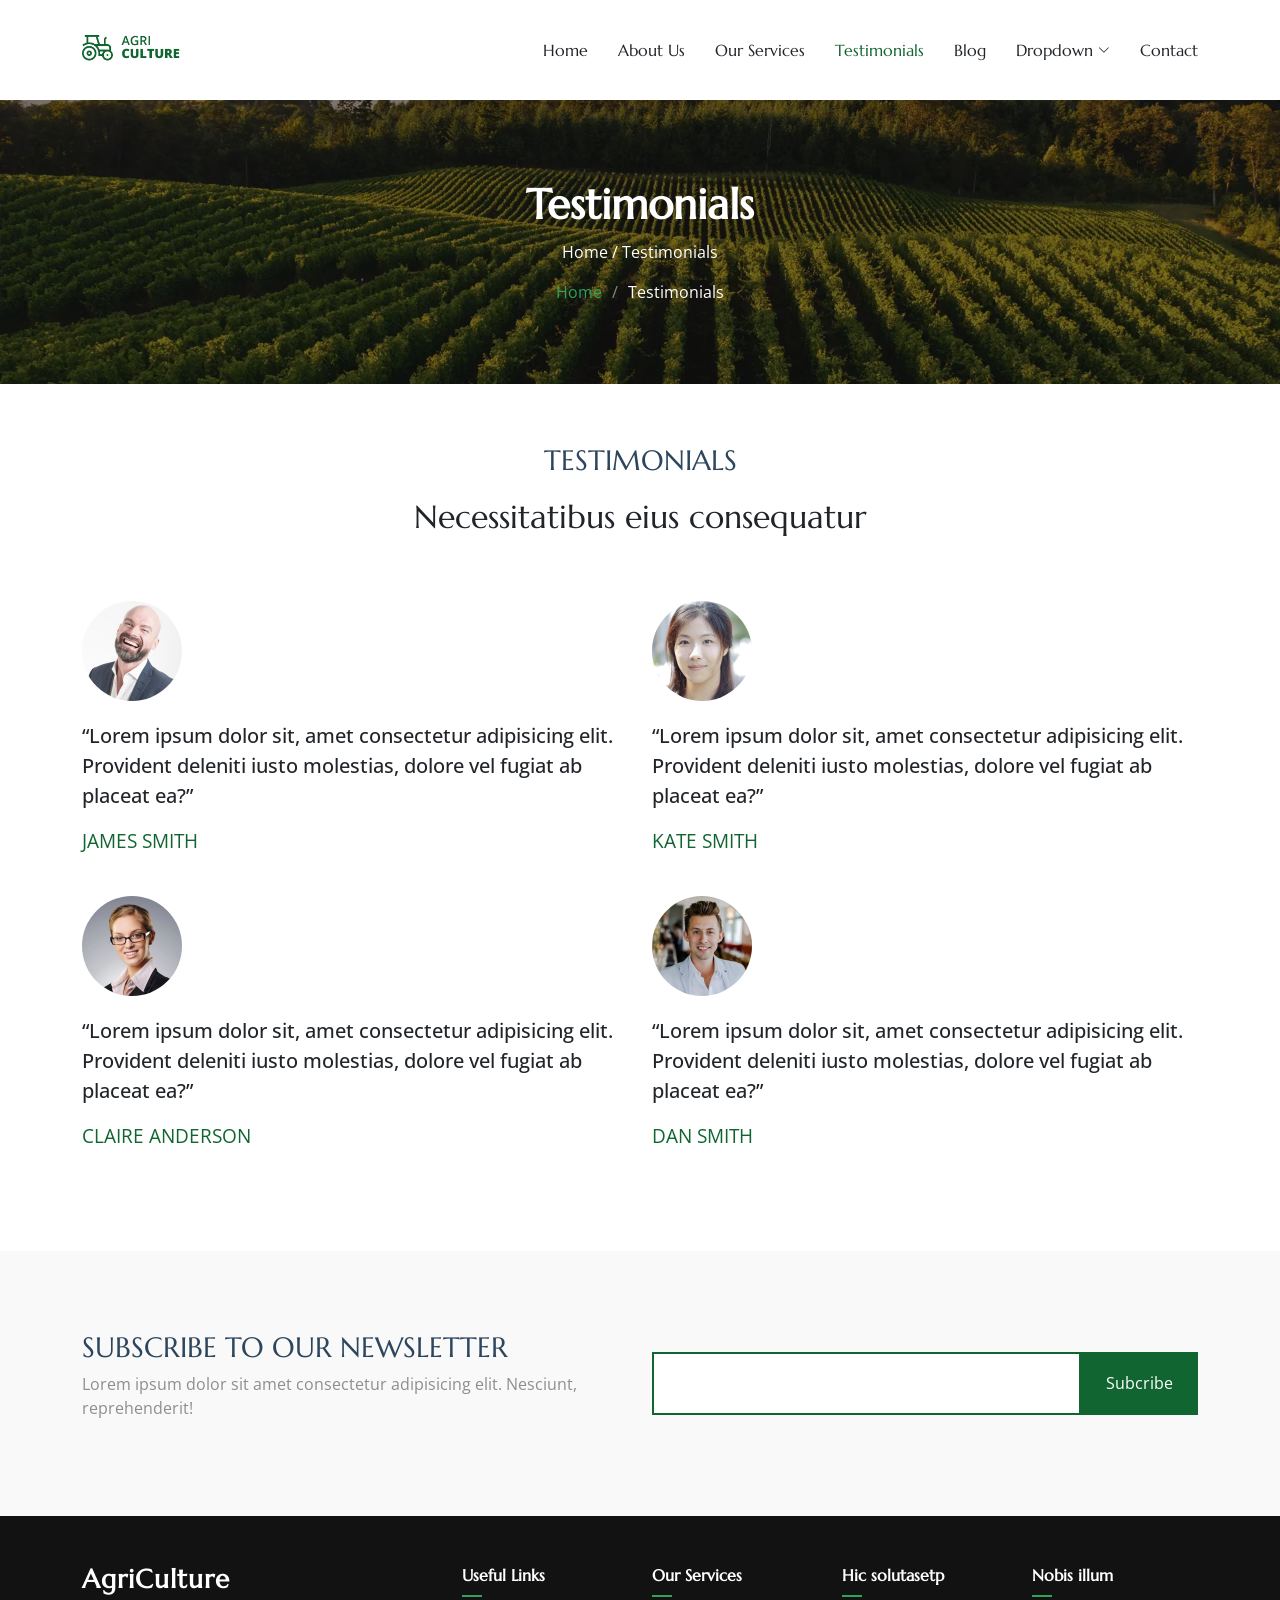
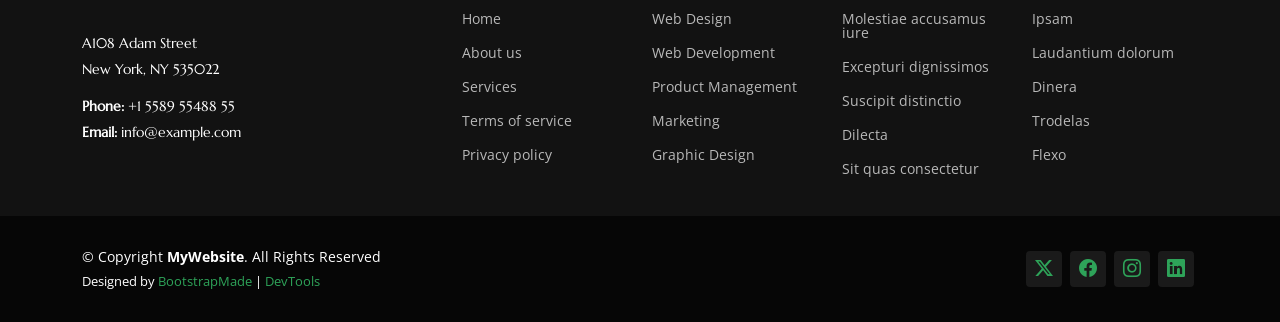
<file: propuestas/AgriCulture/testimonials.html>
<!DOCTYPE html>
<html lang="en">

<head>
  <meta charset="utf-8">
  <meta content="width=device-width, initial-scale=1.0" name="viewport">
  <title>Testimonials - AgriCulture Bootstrap Template</title>
  <meta name="description" content="">
  <meta name="keywords" content="">

  <!-- Favicons -->
  <link href="assets/img/favicon.png" rel="icon">
  <link href="assets/img/apple-touch-icon.png" rel="apple-touch-icon">

  <!-- Fonts -->
  <link href="https://fonts.googleapis.com" rel="preconnect">
  <link href="https://fonts.gstatic.com" rel="preconnect" crossorigin>
  <link href="https://fonts.googleapis.com/css2?family=Open+Sans:ital,wght@0,300;0,400;0,500;0,600;0,700;0,800;1,300;1,400;1,500;1,600;1,700;1,800&family=Marcellus:wght@400&display=swap" rel="stylesheet">

  <!-- Vendor CSS Files -->
  <link href="assets/vendor/bootstrap/css/bootstrap.min.css" rel="stylesheet">
  <link href="assets/vendor/bootstrap-icons/bootstrap-icons.css" rel="stylesheet">
  <link href="assets/vendor/aos/aos.css" rel="stylesheet">
  <link href="assets/vendor/swiper/swiper-bundle.min.css" rel="stylesheet">
  <link href="assets/vendor/glightbox/css/glightbox.min.css" rel="stylesheet">

  <!-- Main CSS File -->
  <link href="assets/css/main.css" rel="stylesheet">

  <!-- =======================================================
  * Template Name: AgriCulture
  * Template URL: https://bootstrapmade.com/agriculture-bootstrap-website-template/
  * Updated: Aug 07 2024 with Bootstrap v5.3.3
  * Author: BootstrapMade.com
  * License: https://bootstrapmade.com/license/
  ======================================================== -->
</head>

<body class="testimonials-page">

  <header id="header" class="header d-flex align-items-center position-relative">
    <div class="container-fluid container-xl position-relative d-flex align-items-center justify-content-between">

      <a href="index.html" class="logo d-flex align-items-center">
        <!-- Uncomment the line below if you also wish to use an image logo -->
        <img src="assets/img/logo.png" alt="AgriCulture">
        <!-- <h1 class="sitename">AgriCulture</h1>  -->
      </a>

      <nav id="navmenu" class="navmenu">
        <ul>
          <li><a href="index.html">Home</a></li>
          <li><a href="about.html">About Us</a></li>
          <li><a href="services.html">Our Services</a></li>
          <li><a href="testimonials.html" class="active">Testimonials</a></li>
          <li><a href="blog.html">Blog</a></li>
          <li class="dropdown"><a href="#"><span>Dropdown</span> <i class="bi bi-chevron-down toggle-dropdown"></i></a>
            <ul>
              <li><a href="#">Dropdown 1</a></li>
              <li class="dropdown"><a href="#"><span>Deep Dropdown</span> <i class="bi bi-chevron-down toggle-dropdown"></i></a>
                <ul>
                  <li><a href="#">Deep Dropdown 1</a></li>
                  <li><a href="#">Deep Dropdown 2</a></li>
                  <li><a href="#">Deep Dropdown 3</a></li>
                  <li><a href="#">Deep Dropdown 4</a></li>
                  <li><a href="#">Deep Dropdown 5</a></li>
                </ul>
              </li>
              <li><a href="#">Dropdown 2</a></li>
              <li><a href="#">Dropdown 3</a></li>
              <li><a href="#">Dropdown 4</a></li>
            </ul>
          </li>
          <li><a href="contact.html">Contact</a></li>
        </ul>
        <i class="mobile-nav-toggle d-xl-none bi bi-list"></i>
      </nav>

    </div>
  </header>

  <main class="main">

    <!-- Page Title -->
    <div class="page-title dark-background" data-aos="fade" style="background-image: url(assets/img/page-title-bg.webp);">
      <div class="container position-relative">
        <h1>Testimonials</h1>
        <p>
          Home
          /
          Testimonials
        </p>
        <nav class="breadcrumbs">
          <ol>
            <li><a href="index.html">Home</a></li>
            <li class="current">Testimonials</li>
          </ol>
        </nav>
      </div>
    </div><!-- End Page Title -->

    <!-- Testimonials Section -->
    <section class="testimonials-12 testimonials section" id="testimonials">
      <!-- Section Title -->
      <div class="container section-title" data-aos="fade-up">
        <h2>TESTIMONIALS</h2>
        <p>Necessitatibus eius consequatur</p>
      </div><!-- End Section Title -->

      <div class="testimonial-wrap">
        <div class="container">
          <div class="row">
            <div class="col-md-6 mb-4 mb-md-4">
              <div class="testimonial">
                <img src="assets/img/testimonials/testimonials-1.jpg" alt="Testimonial author">
                <blockquote>
                  <p>
                    “Lorem ipsum dolor sit, amet consectetur adipisicing
                    elit. Provident deleniti iusto molestias, dolore vel fugiat
                    ab placeat ea?”
                  </p>
                </blockquote>
                <p class="client-name">James Smith</p>
              </div>
            </div>
            <div class="col-md-6 mb-4 mb-md-4">
              <div class="testimonial">
                <img src="assets/img/testimonials/testimonials-2.jpg" alt="Testimonial author">
                <blockquote>
                  <p>
                    “Lorem ipsum dolor sit, amet consectetur adipisicing
                    elit. Provident deleniti iusto molestias, dolore vel fugiat
                    ab placeat ea?”
                  </p>
                </blockquote>
                <p class="client-name">Kate Smith</p>
              </div>
            </div>
            <div class="col-md-6 mb-4 mb-md-4">
              <div class="testimonial">
                <img src="assets/img/testimonials/testimonials-3.jpg" alt="Testimonial author">
                <blockquote>
                  <p>
                    “Lorem ipsum dolor sit, amet consectetur adipisicing
                    elit. Provident deleniti iusto molestias, dolore vel fugiat
                    ab placeat ea?”
                  </p>
                </blockquote>
                <p class="client-name">Claire Anderson</p>
              </div>
            </div>
            <div class="col-md-6 mb-4 mb-md-4">
              <div class="testimonial">
                <img src="assets/img/testimonials/testimonials-4.jpg" alt="Testimonial author">
                <blockquote>
                  <p>
                    “Lorem ipsum dolor sit, amet consectetur adipisicing
                    elit. Provident deleniti iusto molestias, dolore vel fugiat
                    ab placeat ea?”
                  </p>
                </blockquote>
                <p class="client-name">Dan Smith</p>
              </div>
            </div>
          </div>
        </div>
      </div>
    </section><!-- /Testimonials Section -->

    <!-- Call To Action Section -->
    <section id="call-to-action" class="call-to-action section light-background">

      <div class="content">
        <div class="container">
          <div class="row align-items-center">
            <div class="col-lg-6">
              <h3>Subscribe To Our Newsletter</h3>
              <p class="opacity-50">
                Lorem ipsum dolor sit amet consectetur adipisicing elit.
                Nesciunt, reprehenderit!
              </p>
            </div>
            <div class="col-lg-6">
              <form action="forms/newsletter.php" class="form-subscribe php-email-form">
                <div class="form-group d-flex align-items-stretch">
                  <input type="email" name="email" class="form-control h-100" placeholder="Enter your e-mail">
                  <input type="submit" class="btn btn-secondary px-4" value="Subcribe">
                </div>
                <div class="loading">Loading</div>
                <div class="error-message"></div>
                <div class="sent-message">
                  Your subscription request has been sent. Thank you!
                </div>
              </form>
            </div>
          </div>
        </div>
      </div>
    </section><!-- /Call To Action Section -->

  </main>

  <footer id="footer" class="footer dark-background">

    <div class="footer-top">
      <div class="container">
        <div class="row gy-4">
          <div class="col-lg-4 col-md-6 footer-about">
            <a href="index.html" class="logo d-flex align-items-center">
              <span class="sitename">AgriCulture</span>
            </a>
            <div class="footer-contact pt-3">
              <p>A108 Adam Street</p>
              <p>New York, NY 535022</p>
              <p class="mt-3"><strong>Phone:</strong> <span>+1 5589 55488 55</span></p>
              <p><strong>Email:</strong> <span>info@example.com</span></p>
            </div>
          </div>

          <div class="col-lg-2 col-md-3 footer-links">
            <h4>Useful Links</h4>
            <ul>
              <li><a href="#">Home</a></li>
              <li><a href="#">About us</a></li>
              <li><a href="#">Services</a></li>
              <li><a href="#">Terms of service</a></li>
              <li><a href="#">Privacy policy</a></li>
            </ul>
          </div>

          <div class="col-lg-2 col-md-3 footer-links">
            <h4>Our Services</h4>
            <ul>
              <li><a href="#">Web Design</a></li>
              <li><a href="#">Web Development</a></li>
              <li><a href="#">Product Management</a></li>
              <li><a href="#">Marketing</a></li>
              <li><a href="#">Graphic Design</a></li>
            </ul>
          </div>

          <div class="col-lg-2 col-md-3 footer-links">
            <h4>Hic solutasetp</h4>
            <ul>
              <li><a href="#">Molestiae accusamus iure</a></li>
              <li><a href="#">Excepturi dignissimos</a></li>
              <li><a href="#">Suscipit distinctio</a></li>
              <li><a href="#">Dilecta</a></li>
              <li><a href="#">Sit quas consectetur</a></li>
            </ul>
          </div>

          <div class="col-lg-2 col-md-3 footer-links">
            <h4>Nobis illum</h4>
            <ul>
              <li><a href="#">Ipsam</a></li>
              <li><a href="#">Laudantium dolorum</a></li>
              <li><a href="#">Dinera</a></li>
              <li><a href="#">Trodelas</a></li>
              <li><a href="#">Flexo</a></li>
            </ul>
          </div>

        </div>
      </div>
    </div>

    <div class="copyright text-center">
      <div class="container d-flex flex-column flex-lg-row justify-content-center justify-content-lg-between align-items-center">

        <div class="d-flex flex-column align-items-center align-items-lg-start">
          <div>
            © Copyright <strong><span>MyWebsite</span></strong>. All Rights Reserved
          </div>
          <div class="credits">
            <!-- All the links in the footer should remain intact. -->
            <!-- You can delete the links only if you purchased the pro version. -->
            <!-- Licensing information: https://bootstrapmade.com/license/ -->
            <!-- Purchase the pro version with working PHP/AJAX contact form: https://bootstrapmade.com/herobiz-bootstrap-business-template/ -->
            Designed by <a href="https://bootstrapmade.com/">BootstrapMade</a> | <a href="https://bootstrapmade.com/tools/">DevTools</a>
          </div>
        </div>

        <div class="social-links order-first order-lg-last mb-3 mb-lg-0">
          <a href=""><i class="bi bi-twitter-x"></i></a>
          <a href=""><i class="bi bi-facebook"></i></a>
          <a href=""><i class="bi bi-instagram"></i></a>
          <a href=""><i class="bi bi-linkedin"></i></a>
        </div>

      </div>
    </div>

  </footer>

  <!-- Scroll Top -->
  <a href="#" id="scroll-top" class="scroll-top d-flex align-items-center justify-content-center"><i class="bi bi-arrow-up-short"></i></a>

  <!-- Preloader -->
  <div id="preloader"></div>

  <!-- Vendor JS Files -->
  <script src="assets/vendor/bootstrap/js/bootstrap.bundle.min.js"></script>
  <script src="assets/vendor/php-email-form/validate.js"></script>
  <script src="assets/vendor/aos/aos.js"></script>
  <script src="assets/vendor/swiper/swiper-bundle.min.js"></script>
  <script src="assets/vendor/glightbox/js/glightbox.min.js"></script>

  <!-- Main JS File -->
  <script src="assets/js/main.js"></script>

</body>

</html>
</file>
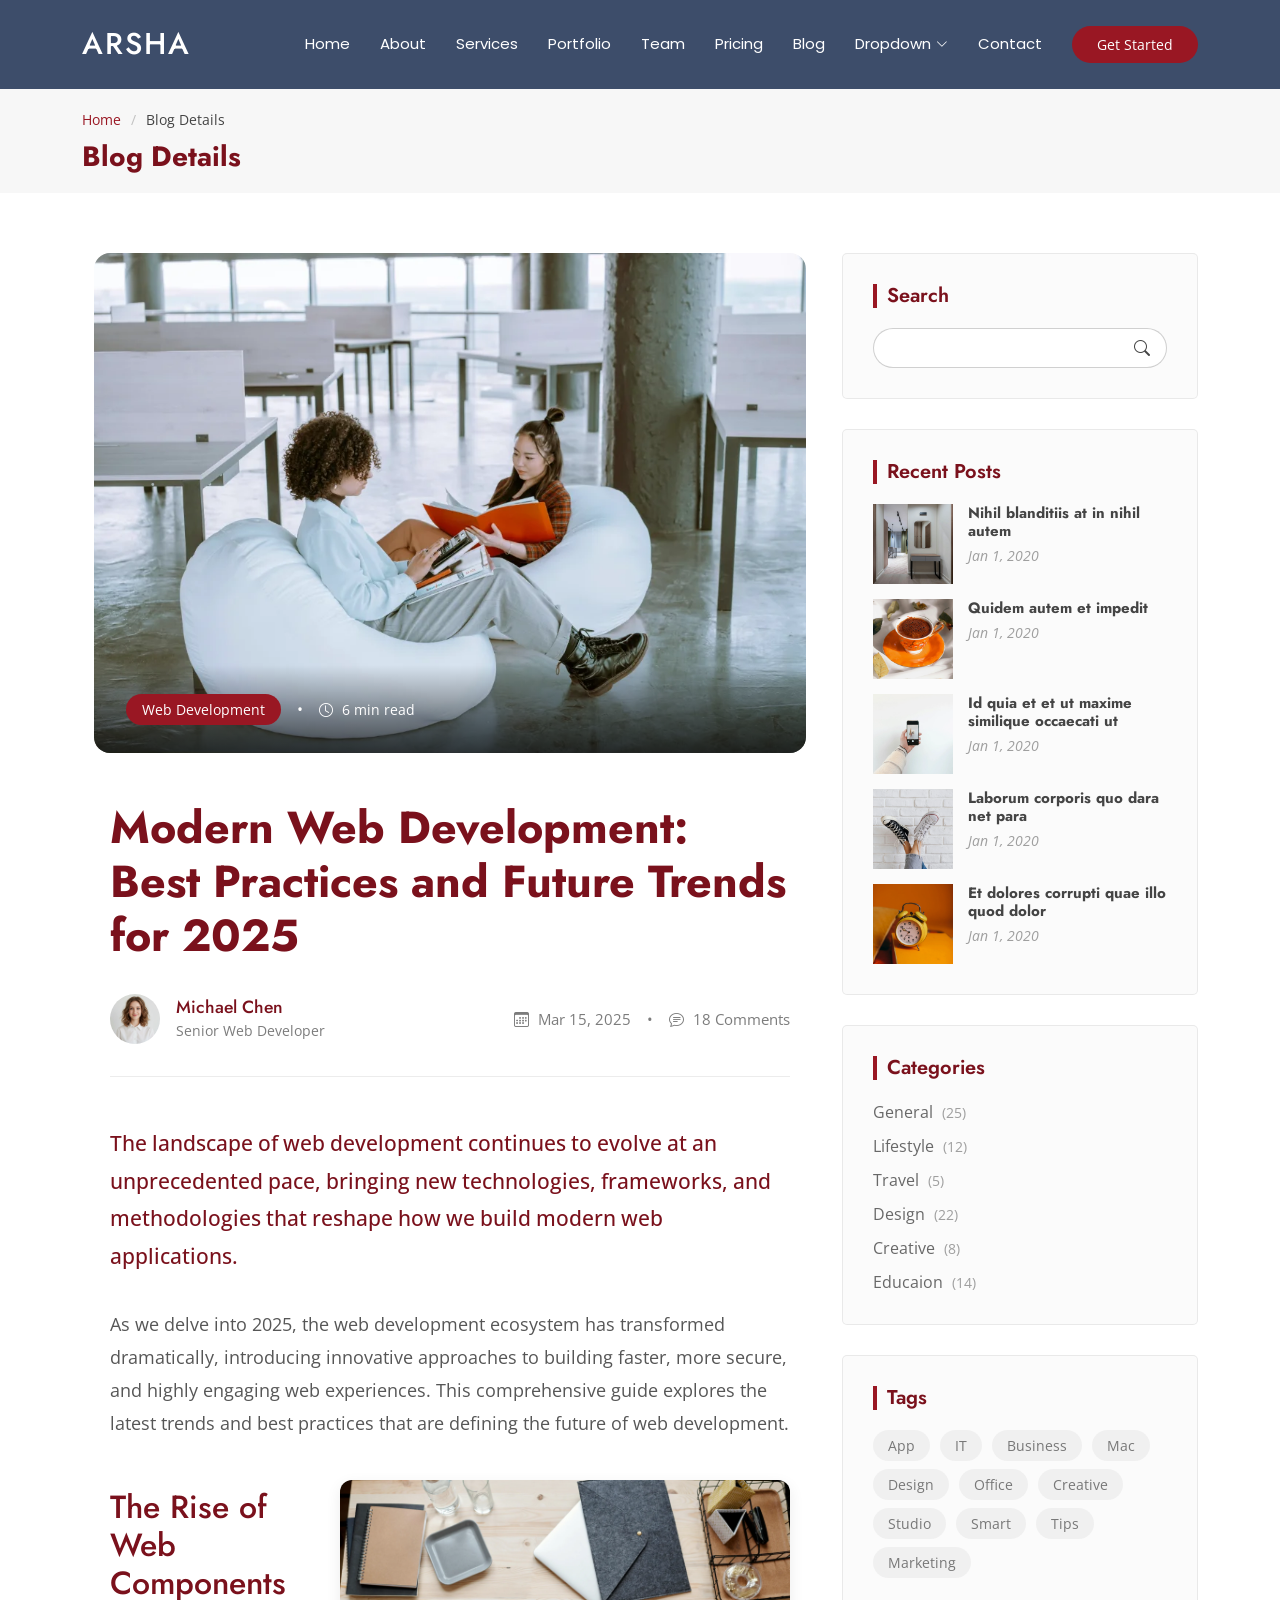
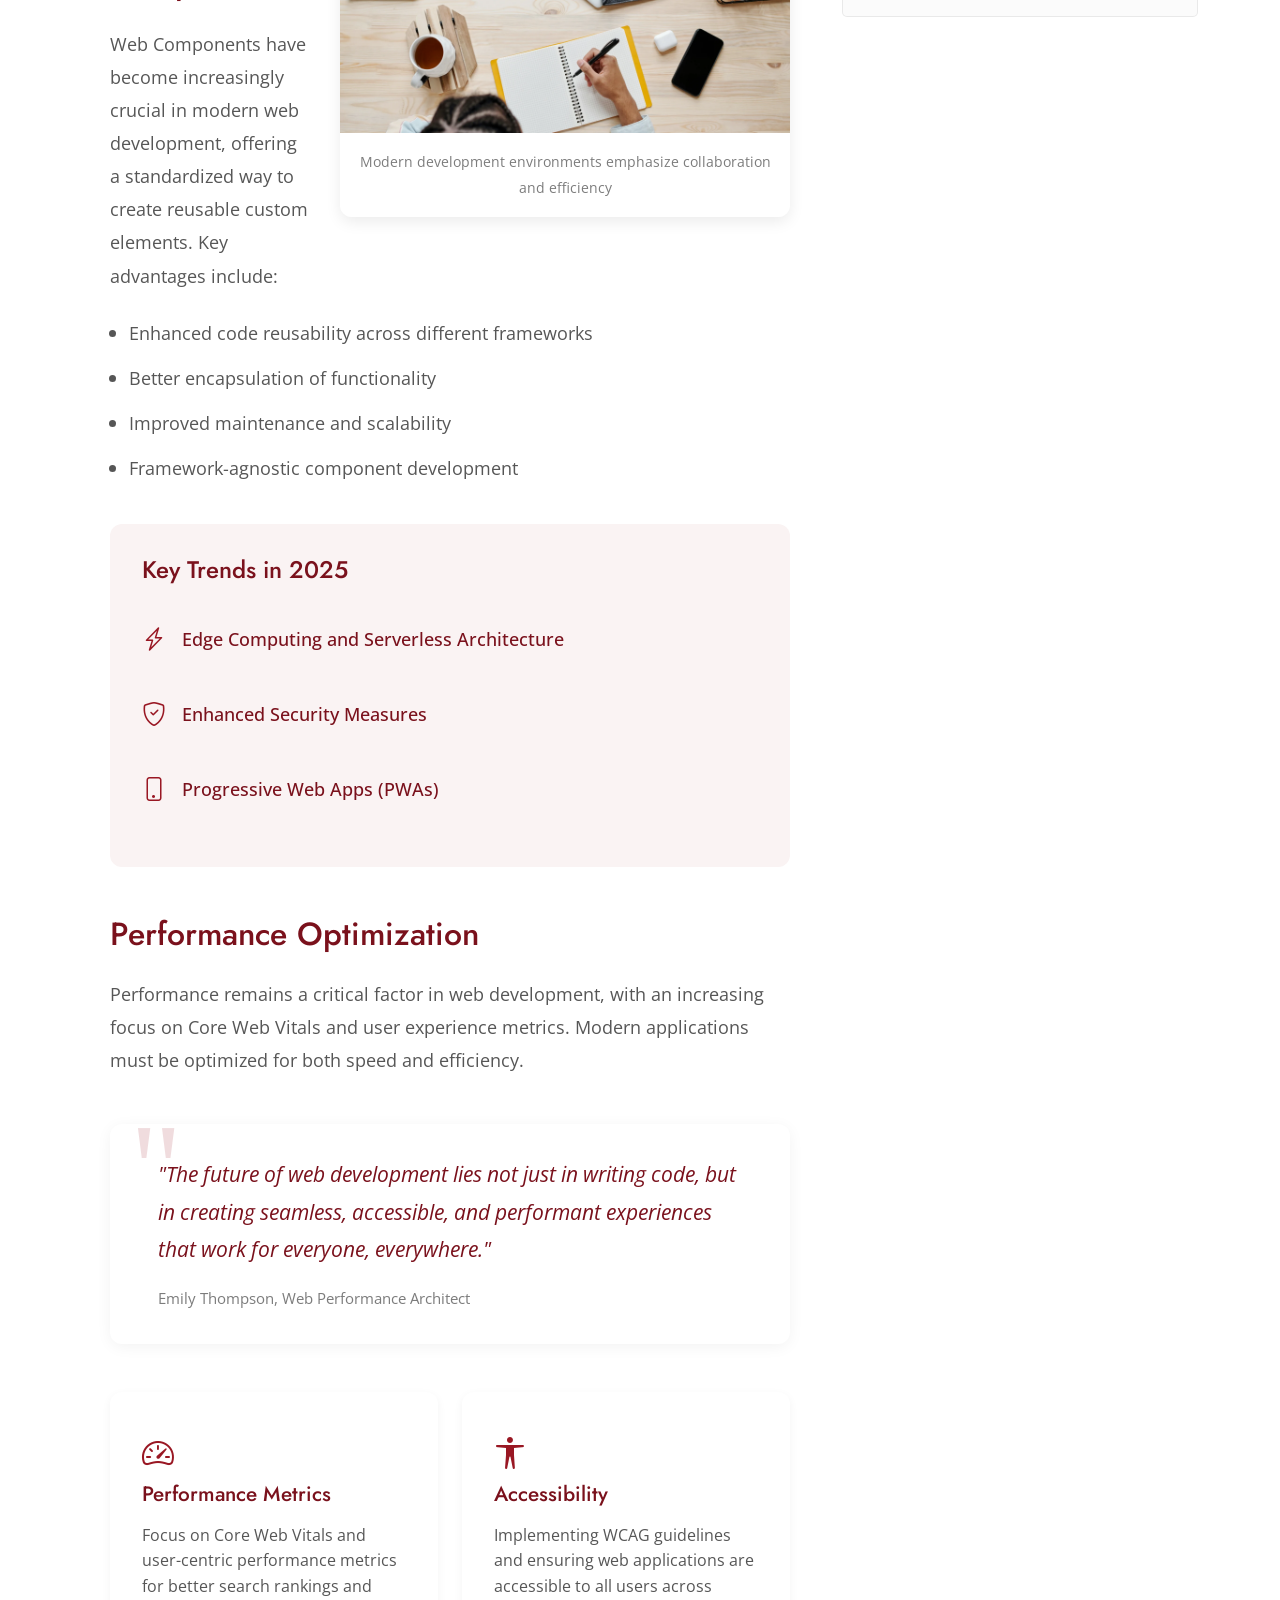
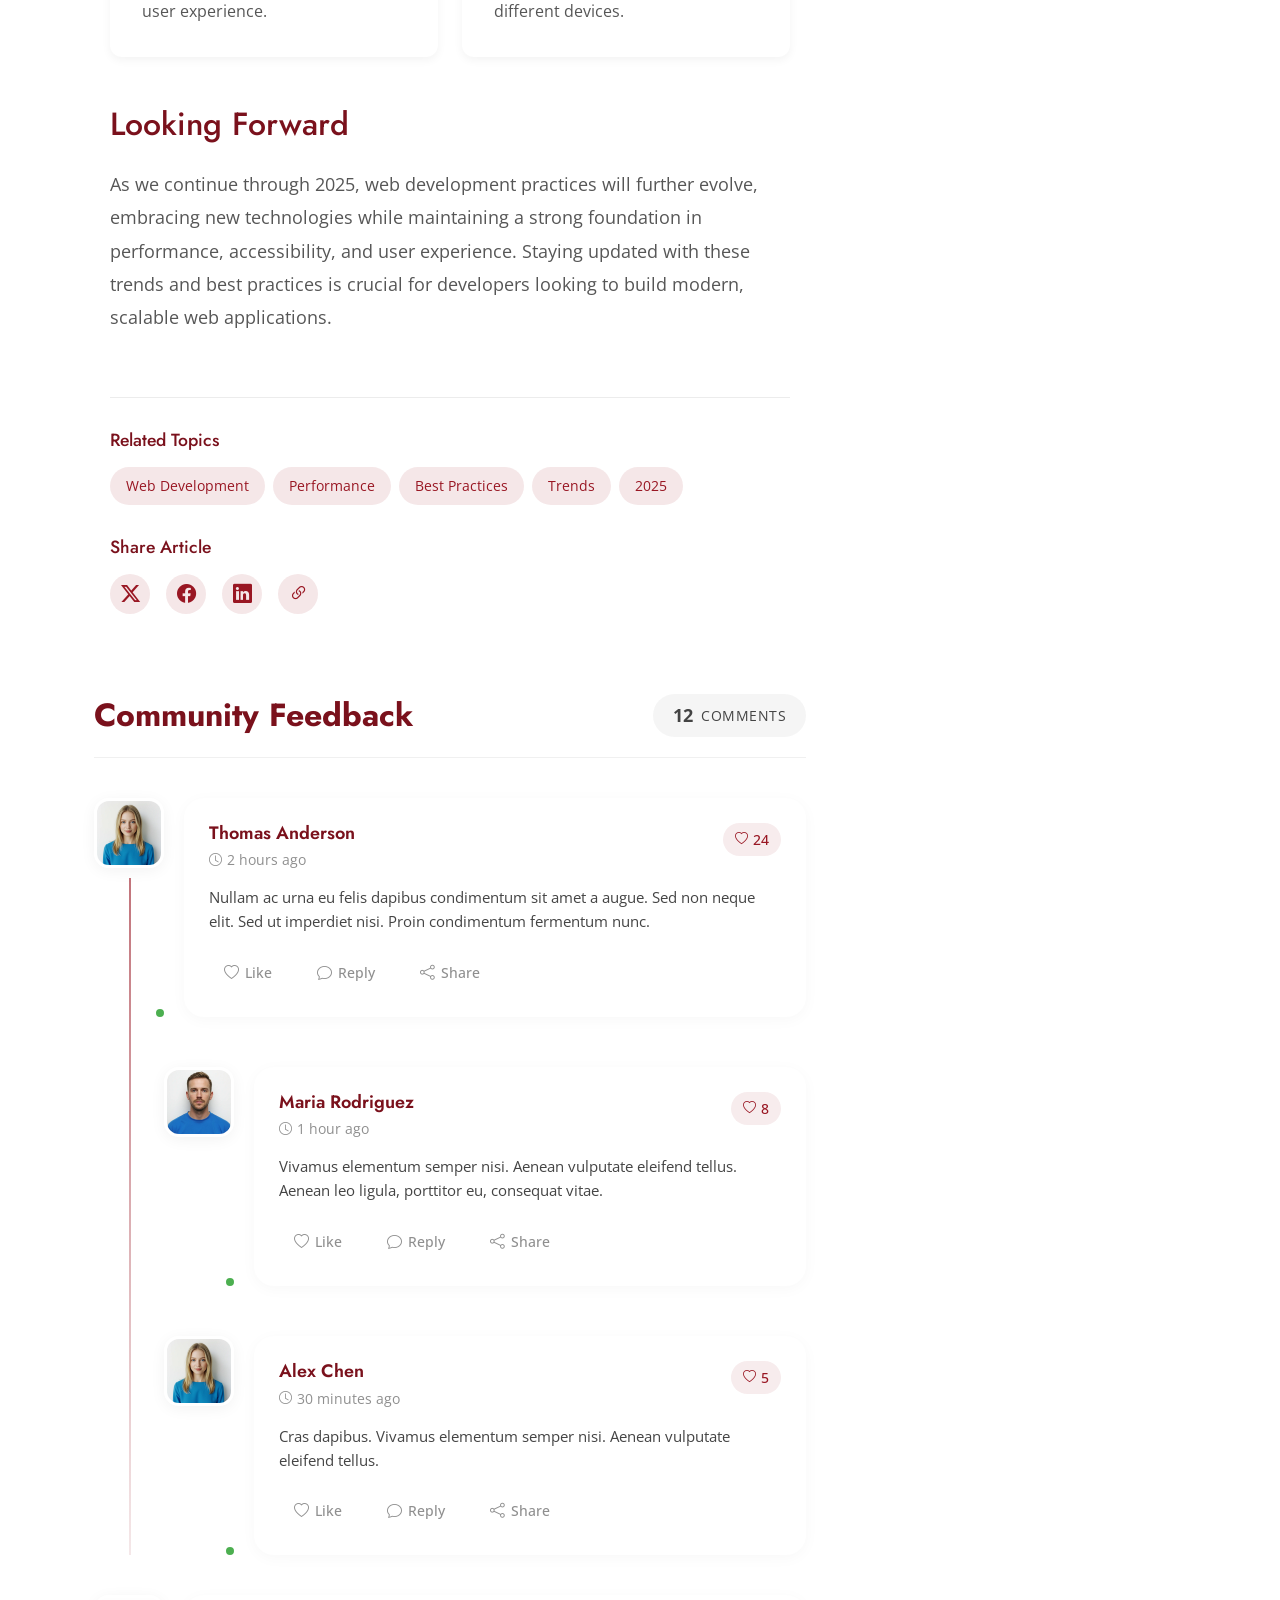
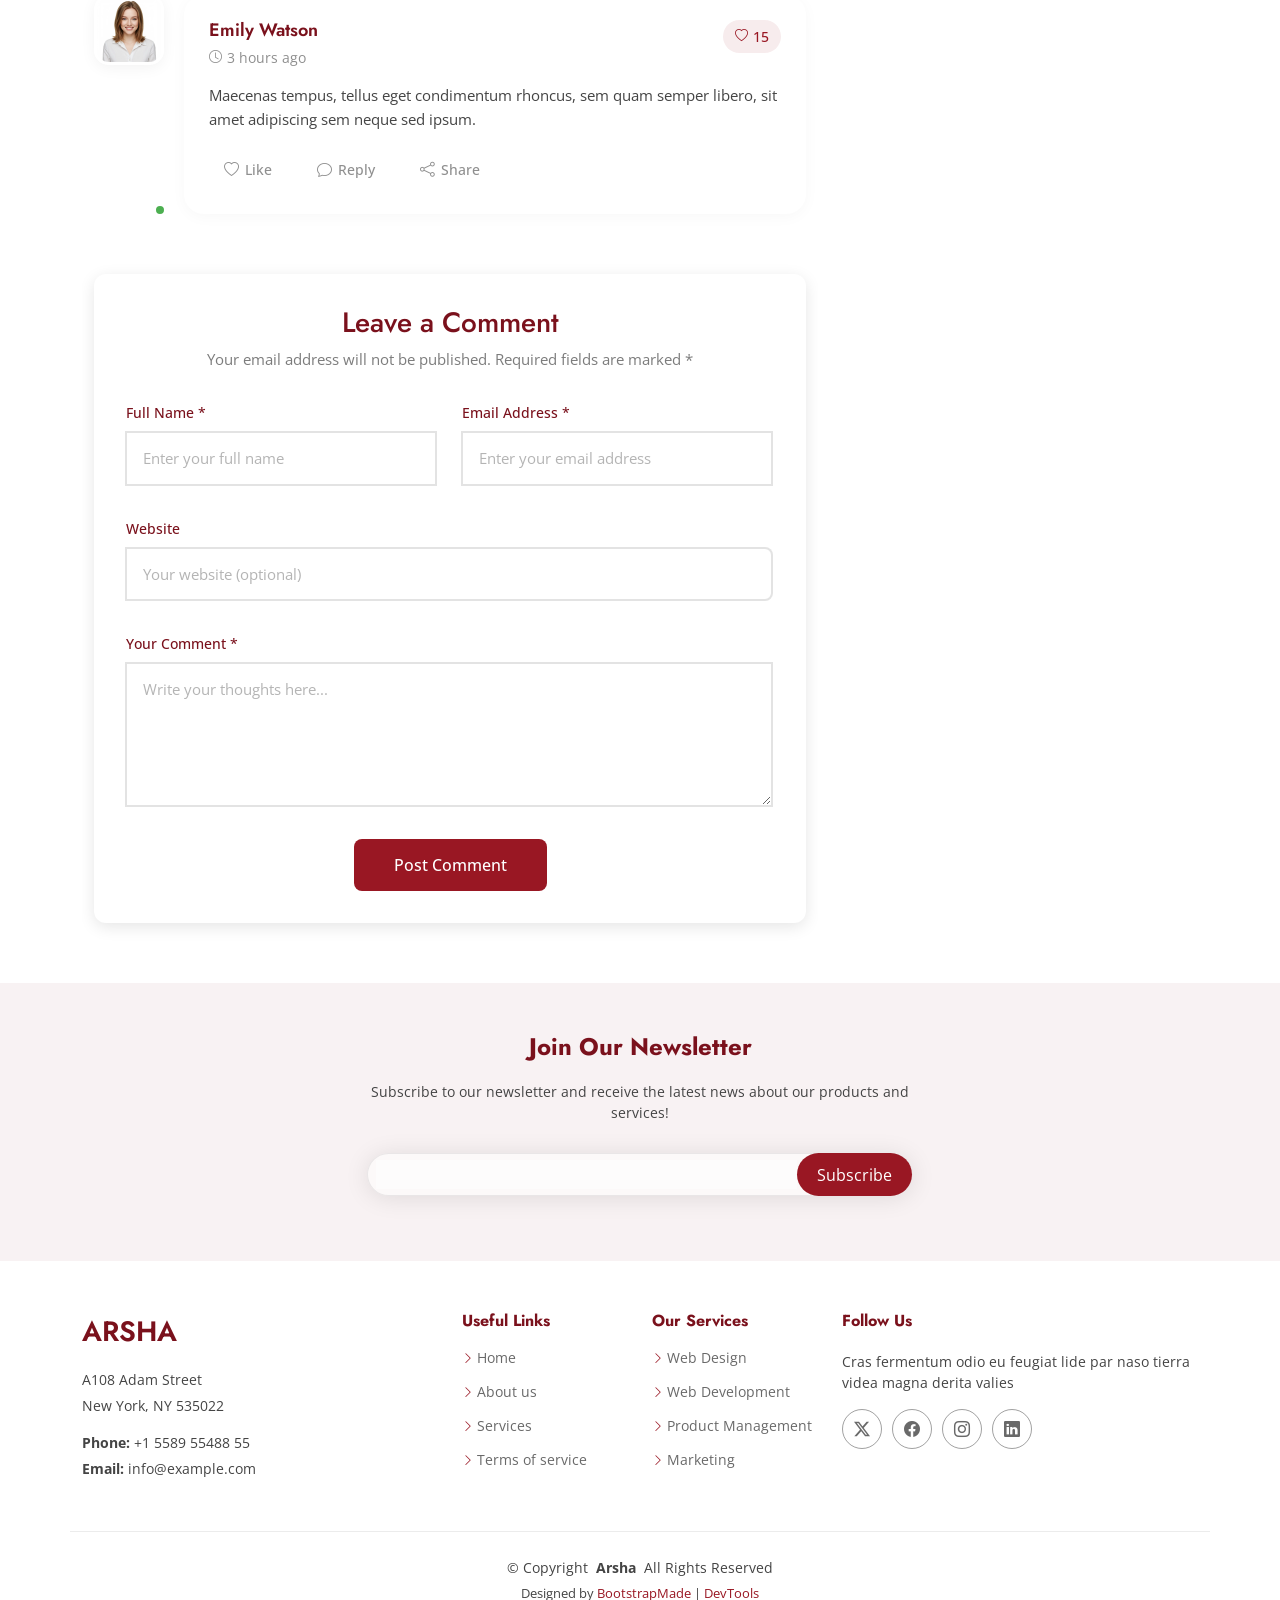
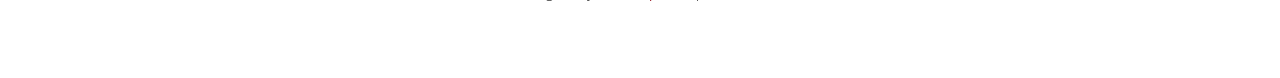
<file: propuestas/Arsha/blog-details.html>
<!DOCTYPE html>
<html lang="en">

<head>
  <meta charset="utf-8">
  <meta content="width=device-width, initial-scale=1.0" name="viewport">
  <title>Blog Details - Arsha Bootstrap Template</title>
  <meta name="description" content="">
  <meta name="keywords" content="">

  <!-- Favicons -->
  <link href="assets/img/favicon.png" rel="icon">
  <link href="assets/img/apple-touch-icon.png" rel="apple-touch-icon">

  <!-- Fonts -->
  <link href="https://fonts.googleapis.com" rel="preconnect">
  <link href="https://fonts.gstatic.com" rel="preconnect" crossorigin>
  <link href="https://fonts.googleapis.com/css2?family=Open+Sans:ital,wght@0,300;0,400;0,500;0,600;0,700;0,800;1,300;1,400;1,500;1,600;1,700;1,800&family=Poppins:ital,wght@0,100;0,200;0,300;0,400;0,500;0,600;0,700;0,800;0,900;1,100;1,200;1,300;1,400;1,500;1,600;1,700;1,800;1,900&family=Jost:ital,wght@0,100;0,200;0,300;0,400;0,500;0,600;0,700;0,800;0,900;1,100;1,200;1,300;1,400;1,500;1,600;1,700;1,800;1,900&display=swap" rel="stylesheet">

  <!-- Vendor CSS Files -->
  <link href="assets/vendor/bootstrap/css/bootstrap.min.css" rel="stylesheet">
  <link href="assets/vendor/bootstrap-icons/bootstrap-icons.css" rel="stylesheet">
  <link href="assets/vendor/aos/aos.css" rel="stylesheet">
  <link href="assets/vendor/glightbox/css/glightbox.min.css" rel="stylesheet">
  <link href="assets/vendor/swiper/swiper-bundle.min.css" rel="stylesheet">

  <!-- Main CSS File -->
  <link href="assets/css/main.css" rel="stylesheet">

  <!-- =======================================================
  * Template Name: Arsha
  * Template URL: https://bootstrapmade.com/arsha-free-bootstrap-html-template-corporate/
  * Updated: Feb 22 2025 with Bootstrap v5.3.3
  * Author: BootstrapMade.com
  * License: https://bootstrapmade.com/license/
  ======================================================== -->
</head>

<body class="blog-details-page">

  <header id="header" class="header d-flex align-items-center sticky-top">
    <div class="container-fluid container-xl position-relative d-flex align-items-center">

      <a href="index.html" class="logo d-flex align-items-center me-auto">
        <!-- Uncomment the line below if you also wish to use an image logo -->
        <!-- <img src="assets/img/logo.webp" alt=""> -->
        <h1 class="sitename">Arsha</h1>
      </a>

      <nav id="navmenu" class="navmenu">
        <ul>
          <li><a href="#hero">Home</a></li>
          <li><a href="#about">About</a></li>
          <li><a href="#services">Services</a></li>
          <li><a href="#portfolio">Portfolio</a></li>
          <li><a href="#team">Team</a></li>
          <li><a href="#pricing">Pricing</a></li>
          <li><a href="blog.html">Blog</a></li>
          <li class="dropdown"><a href="#"><span>Dropdown</span> <i class="bi bi-chevron-down toggle-dropdown"></i></a>
            <ul>
              <li><a href="#">Dropdown 1</a></li>
              <li class="dropdown"><a href="#"><span>Deep Dropdown</span> <i class="bi bi-chevron-down toggle-dropdown"></i></a>
                <ul>
                  <li><a href="#">Deep Dropdown 1</a></li>
                  <li><a href="#">Deep Dropdown 2</a></li>
                  <li><a href="#">Deep Dropdown 3</a></li>
                  <li><a href="#">Deep Dropdown 4</a></li>
                  <li><a href="#">Deep Dropdown 5</a></li>
                </ul>
              </li>
              <li><a href="#">Dropdown 2</a></li>
              <li><a href="#">Dropdown 3</a></li>
              <li><a href="#">Dropdown 4</a></li>
            </ul>
          </li>
          <li><a href="#contact">Contact</a></li>
        </ul>
        <i class="mobile-nav-toggle d-xl-none bi bi-list"></i>
      </nav>

      <a class="btn-getstarted" href="#about">Get Started</a>

    </div>
  </header>

  <main class="main">

    <!-- Page Title -->
    <div class="page-title" data-aos="fade">
      <div class="container">
        <nav class="breadcrumbs">
          <ol>
            <li><a href="index.html">Home</a></li>
            <li class="current">Blog Details</li>
          </ol>
        </nav>
        <h1>Blog Details</h1>
      </div>
    </div><!-- End Page Title -->

    <div class="container">
      <div class="row">

        <div class="col-lg-8">

          <!-- Blog Details Section -->
          <section id="blog-details" class="blog-details section">
            <div class="container" data-aos="fade-up">

              <article class="article">

                <div class="hero-img" data-aos="zoom-in">
                  <img src="assets/img/blog/blog-post-3.webp" alt="Featured blog image" class="img-fluid" loading="lazy">
                  <div class="meta-overlay">
                    <div class="meta-categories">
                      <a href="#" class="category">Web Development</a>
                      <span class="divider">•</span>
                      <span class="reading-time"><i class="bi bi-clock"></i> 6 min read</span>
                    </div>
                  </div>
                </div>

                <div class="article-content" data-aos="fade-up" data-aos-delay="100">
                  <div class="content-header">
                    <h1 class="title">Modern Web Development: Best Practices and Future Trends for 2025</h1>

                    <div class="author-info">
                      <div class="author-details">
                        <img src="assets/img/person/person-f-8.webp" alt="Author" class="author-img">
                        <div class="info">
                          <h4>Michael Chen</h4>
                          <span class="role">Senior Web Developer</span>
                        </div>
                      </div>
                      <div class="post-meta">
                        <span class="date"><i class="bi bi-calendar3"></i> Mar 15, 2025</span>
                        <span class="divider">•</span>
                        <span class="comments"><i class="bi bi-chat-text"></i> 18 Comments</span>
                      </div>
                    </div>
                  </div>

                  <div class="content">
                    <p class="lead">
                      The landscape of web development continues to evolve at an unprecedented pace, bringing new technologies, frameworks, and methodologies that reshape how we build modern web applications.
                    </p>

                    <p>
                      As we delve into 2025, the web development ecosystem has transformed dramatically, introducing innovative approaches to building faster, more secure, and highly engaging web experiences. This comprehensive guide explores the latest trends and best practices that are defining the future of web development.
                    </p>

                    <div class="content-image right-aligned">
                      <img src="assets/img/blog/blog-hero-2.webp" class="img-fluid" alt="Modern web development tools" loading="lazy">
                      <figcaption>Modern development environments emphasize collaboration and efficiency</figcaption>
                    </div>

                    <h2>The Rise of Web Components</h2>
                    <p>
                      Web Components have become increasingly crucial in modern web development, offering a standardized way to create reusable custom elements. Key advantages include:
                    </p>
                    <ul>
                      <li>Enhanced code reusability across different frameworks</li>
                      <li>Better encapsulation of functionality</li>
                      <li>Improved maintenance and scalability</li>
                      <li>Framework-agnostic component development</li>
                    </ul>

                    <div class="highlight-box">
                      <h3>Key Trends in 2025</h3>
                      <ul class="trend-list">
                        <li>
                          <i class="bi bi-lightning-charge"></i>
                          <span>Edge Computing and Serverless Architecture</span>
                        </li>
                        <li>
                          <i class="bi bi-shield-check"></i>
                          <span>Enhanced Security Measures</span>
                        </li>
                        <li>
                          <i class="bi bi-phone"></i>
                          <span>Progressive Web Apps (PWAs)</span>
                        </li>
                      </ul>
                    </div>

                    <h2>Performance Optimization</h2>
                    <p>
                      Performance remains a critical factor in web development, with an increasing focus on Core Web Vitals and user experience metrics. Modern applications must be optimized for both speed and efficiency.
                    </p>

                    <blockquote>
                      <p>
                        "The future of web development lies not just in writing code, but in creating seamless, accessible, and performant experiences that work for everyone, everywhere."
                      </p>
                      <cite>Emily Thompson, Web Performance Architect</cite>
                    </blockquote>

                    <div class="content-grid">
                      <div class="row g-4">
                        <div class="col-md-6">
                          <div class="info-card">
                            <i class="bi bi-speedometer2"></i>
                            <h4>Performance Metrics</h4>
                            <p>Focus on Core Web Vitals and user-centric performance metrics for better search rankings and user experience.</p>
                          </div>
                        </div>
                        <div class="col-md-6">
                          <div class="info-card">
                            <i class="bi bi-universal-access"></i>
                            <h4>Accessibility</h4>
                            <p>Implementing WCAG guidelines and ensuring web applications are accessible to all users across different devices.</p>
                          </div>
                        </div>
                      </div>
                    </div>

                    <h2>Looking Forward</h2>
                    <p>
                      As we continue through 2025, web development practices will further evolve, embracing new technologies while maintaining a strong foundation in performance, accessibility, and user experience. Staying updated with these trends and best practices is crucial for developers looking to build modern, scalable web applications.
                    </p>
                  </div>

                  <div class="meta-bottom">
                    <div class="tags-section">
                      <h4>Related Topics</h4>
                      <div class="tags">
                        <a href="#" class="tag">Web Development</a>
                        <a href="#" class="tag">Performance</a>
                        <a href="#" class="tag">Best Practices</a>
                        <a href="#" class="tag">Trends</a>
                        <a href="#" class="tag">2025</a>
                      </div>
                    </div>

                    <div class="share-section">
                      <h4>Share Article</h4>
                      <div class="social-links">
                        <a href="#" class="twitter"><i class="bi bi-twitter-x"></i></a>
                        <a href="#" class="facebook"><i class="bi bi-facebook"></i></a>
                        <a href="#" class="linkedin"><i class="bi bi-linkedin"></i></a>
                        <a href="#" class="copy-link" title="Copy Link"><i class="bi bi-link-45deg"></i></a>
                      </div>
                    </div>
                  </div>
                </div>

              </article>

            </div>
          </section><!-- /Blog Details Section -->

          <!-- Blog Comments Section -->
          <section id="blog-comments" class="blog-comments section">

            <div class="container" data-aos="fade-up" data-aos-delay="100">

              <div class="blog-comments-4">
                <div class="comments-header">
                  <h3 class="title">Community Feedback</h3>
                  <div class="comments-stats">
                    <span class="count">12</span>
                    <span class="label">Comments</span>
                  </div>
                </div>

                <div class="comments-container">
                  <!-- Comment #1 -->
                  <div class="comment-thread">
                    <div class="comment-box">
                      <div class="comment-wrapper">
                        <div class="avatar-wrapper">
                          <img src="assets/img/person/person-f-9.webp" alt="Avatar" loading="lazy">
                          <span class="status-indicator"></span>
                        </div>

                        <div class="comment-content">
                          <div class="comment-header">
                            <div class="user-info">
                              <h4>Thomas Anderson</h4>
                              <span class="time-badge">
                                <i class="bi bi-clock"></i>
                                2 hours ago
                              </span>
                            </div>
                            <div class="engagement">
                              <span class="likes">
                                <i class="bi bi-heart"></i>
                                24
                              </span>
                            </div>
                          </div>

                          <div class="comment-body">
                            <p>Nullam ac urna eu felis dapibus condimentum sit amet a augue. Sed non neque elit. Sed ut imperdiet nisi. Proin condimentum fermentum nunc.</p>
                          </div>

                          <div class="comment-actions">
                            <button class="action-btn like-btn" aria-label="Like comment">
                              <i class="bi bi-heart"></i>
                              <span>Like</span>
                            </button>
                            <button class="action-btn reply-btn" aria-label="Reply to comment">
                              <i class="bi bi-chat"></i>
                              <span>Reply</span>
                            </button>
                            <button class="action-btn share-btn" aria-label="Share comment">
                              <i class="bi bi-share"></i>
                              <span>Share</span>
                            </button>
                          </div>
                        </div>
                      </div>
                    </div>

                    <!-- Replies Container -->
                    <div class="replies-container">
                      <!-- Reply #1 -->
                      <div class="comment-box reply">
                        <div class="comment-wrapper">
                          <div class="avatar-wrapper">
                            <img src="assets/img/person/person-m-9.webp" alt="Avatar" loading="lazy">
                            <span class="status-indicator"></span>
                          </div>

                          <div class="comment-content">
                            <div class="comment-header">
                              <div class="user-info">
                                <h4>Maria Rodriguez</h4>
                                <span class="time-badge">
                                  <i class="bi bi-clock"></i>
                                  1 hour ago
                                </span>
                              </div>
                              <div class="engagement">
                                <span class="likes">
                                  <i class="bi bi-heart"></i>
                                  8
                                </span>
                              </div>
                            </div>

                            <div class="comment-body">
                              <p>Vivamus elementum semper nisi. Aenean vulputate eleifend tellus. Aenean leo ligula, porttitor eu, consequat vitae.</p>
                            </div>

                            <div class="comment-actions">
                              <button class="action-btn like-btn" aria-label="Like comment">
                                <i class="bi bi-heart"></i>
                                <span>Like</span>
                              </button>
                              <button class="action-btn reply-btn" aria-label="Reply to comment">
                                <i class="bi bi-chat"></i>
                                <span>Reply</span>
                              </button>
                              <button class="action-btn share-btn" aria-label="Share comment">
                                <i class="bi bi-share"></i>
                                <span>Share</span>
                              </button>
                            </div>
                          </div>
                        </div>
                      </div>

                      <!-- Reply #2 -->
                      <div class="comment-box reply">
                        <div class="comment-wrapper">
                          <div class="avatar-wrapper">
                            <img src="assets/img/person/person-f-9.webp" alt="Avatar" loading="lazy">
                            <span class="status-indicator"></span>
                          </div>

                          <div class="comment-content">
                            <div class="comment-header">
                              <div class="user-info">
                                <h4>Alex Chen</h4>
                                <span class="time-badge">
                                  <i class="bi bi-clock"></i>
                                  30 minutes ago
                                </span>
                              </div>
                              <div class="engagement">
                                <span class="likes">
                                  <i class="bi bi-heart"></i>
                                  5
                                </span>
                              </div>
                            </div>

                            <div class="comment-body">
                              <p>Cras dapibus. Vivamus elementum semper nisi. Aenean vulputate eleifend tellus.</p>
                            </div>

                            <div class="comment-actions">
                              <button class="action-btn like-btn" aria-label="Like comment">
                                <i class="bi bi-heart"></i>
                                <span>Like</span>
                              </button>
                              <button class="action-btn reply-btn" aria-label="Reply to comment">
                                <i class="bi bi-chat"></i>
                                <span>Reply</span>
                              </button>
                              <button class="action-btn share-btn" aria-label="Share comment">
                                <i class="bi bi-share"></i>
                                <span>Share</span>
                              </button>
                            </div>
                          </div>
                        </div>
                      </div>
                    </div>
                  </div>

                  <!-- Comment #2 -->
                  <div class="comment-thread">
                    <div class="comment-box">
                      <div class="comment-wrapper">
                        <div class="avatar-wrapper">
                          <img src="assets/img/person/person-f-7.webp" alt="Avatar" loading="lazy">
                          <span class="status-indicator"></span>
                        </div>

                        <div class="comment-content">
                          <div class="comment-header">
                            <div class="user-info">
                              <h4>Emily Watson</h4>
                              <span class="time-badge">
                                <i class="bi bi-clock"></i>
                                3 hours ago
                              </span>
                            </div>
                            <div class="engagement">
                              <span class="likes">
                                <i class="bi bi-heart"></i>
                                15
                              </span>
                            </div>
                          </div>

                          <div class="comment-body">
                            <p>Maecenas tempus, tellus eget condimentum rhoncus, sem quam semper libero, sit amet adipiscing sem neque sed ipsum.</p>
                          </div>

                          <div class="comment-actions">
                            <button class="action-btn like-btn" aria-label="Like comment">
                              <i class="bi bi-heart"></i>
                              <span>Like</span>
                            </button>
                            <button class="action-btn reply-btn" aria-label="Reply to comment">
                              <i class="bi bi-chat"></i>
                              <span>Reply</span>
                            </button>
                            <button class="action-btn share-btn" aria-label="Share comment">
                              <i class="bi bi-share"></i>
                              <span>Share</span>
                            </button>
                          </div>
                        </div>
                      </div>
                    </div>
                  </div>
                </div>
              </div>

            </div>

          </section><!-- /Blog Comments Section -->

          <!-- Blog Comment Form Section -->
          <section id="blog-comment-form" class="blog-comment-form section">

            <div class="container" data-aos="fade-up" data-aos-delay="100">

              <form method="post" role="form">

                <div class="form-header">
                  <h3>Leave a Comment</h3>
                  <p>Your email address will not be published. Required fields are marked *</p>
                </div>

                <div class="row gy-3">
                  <div class="col-md-6">
                    <div class="input-group">
                      <label for="name">Full Name *</label>
                      <input type="text" name="name" id="name" placeholder="Enter your full name" required="">
                      <span class="error-text">Please enter your name</span>
                    </div>
                  </div>

                  <div class="col-md-6">
                    <div class="input-group">
                      <label for="email">Email Address *</label>
                      <input type="email" name="email" id="email" placeholder="Enter your email address" required="">
                      <span class="error-text">Please enter a valid email address</span>
                    </div>
                  </div>

                  <div class="col-12">
                    <div class="input-group">
                      <label for="website">Website</label>
                      <input type="url" name="website" id="website" placeholder="Your website (optional)">
                    </div>
                  </div>

                  <div class="col-12">
                    <div class="input-group">
                      <label for="comment">Your Comment *</label>
                      <textarea name="comment" id="comment" rows="5" placeholder="Write your thoughts here..." required=""></textarea>
                      <span class="error-text">Please enter your comment</span>
                    </div>
                  </div>

                  <div class="col-12 text-center">
                    <button type="submit">Post Comment</button>
                  </div>
                </div>

              </form>

            </div>

          </section><!-- /Blog Comment Form Section -->

        </div>

        <div class="col-lg-4 sidebar">

          <div class="widgets-container" data-aos="fade-up" data-aos-delay="200">

            <!-- Search Widget -->
            <div class="search-widget widget-item">

              <h3 class="widget-title">Search</h3>
              <form action="">
                <input type="text">
                <button type="submit" title="Search"><i class="bi bi-search"></i></button>
              </form>

            </div><!--/Search Widget -->

            <!-- Recent Posts Widget -->
            <div class="recent-posts-widget widget-item">

              <h3 class="widget-title">Recent Posts</h3>

              <div class="post-item">
                <img src="assets/img/blog/blog-post-square-1.webp" alt="" class="flex-shrink-0">
                <div>
                  <h4><a href="blog-details.html">Nihil blanditiis at in nihil autem</a></h4>
                  <time datetime="2020-01-01">Jan 1, 2020</time>
                </div>
              </div><!-- End recent post item-->

              <div class="post-item">
                <img src="assets/img/blog/blog-post-square-2.webp" alt="" class="flex-shrink-0">
                <div>
                  <h4><a href="blog-details.html">Quidem autem et impedit</a></h4>
                  <time datetime="2020-01-01">Jan 1, 2020</time>
                </div>
              </div><!-- End recent post item-->

              <div class="post-item">
                <img src="assets/img/blog/blog-post-square-3.webp" alt="" class="flex-shrink-0">
                <div>
                  <h4><a href="blog-details.html">Id quia et et ut maxime similique occaecati ut</a></h4>
                  <time datetime="2020-01-01">Jan 1, 2020</time>
                </div>
              </div><!-- End recent post item-->

              <div class="post-item">
                <img src="assets/img/blog/blog-post-square-4.webp" alt="" class="flex-shrink-0">
                <div>
                  <h4><a href="blog-details.html">Laborum corporis quo dara net para</a></h4>
                  <time datetime="2020-01-01">Jan 1, 2020</time>
                </div>
              </div><!-- End recent post item-->

              <div class="post-item">
                <img src="assets/img/blog/blog-post-square-5.webp" alt="" class="flex-shrink-0">
                <div>
                  <h4><a href="blog-details.html">Et dolores corrupti quae illo quod dolor</a></h4>
                  <time datetime="2020-01-01">Jan 1, 2020</time>
                </div>
              </div><!-- End recent post item-->

            </div><!--/Recent Posts Widget -->

            <!-- Categories Widget -->
            <div class="categories-widget widget-item">

              <h3 class="widget-title">Categories</h3>
              <ul class="mt-3">
                <li><a href="#">General <span>(25)</span></a></li>
                <li><a href="#">Lifestyle <span>(12)</span></a></li>
                <li><a href="#">Travel <span>(5)</span></a></li>
                <li><a href="#">Design <span>(22)</span></a></li>
                <li><a href="#">Creative <span>(8)</span></a></li>
                <li><a href="#">Educaion <span>(14)</span></a></li>
              </ul>

            </div><!--/Categories Widget -->

            <!-- Tags Widget -->
            <div class="tags-widget widget-item">

              <h3 class="widget-title">Tags</h3>
              <ul>
                <li><a href="#">App</a></li>
                <li><a href="#">IT</a></li>
                <li><a href="#">Business</a></li>
                <li><a href="#">Mac</a></li>
                <li><a href="#">Design</a></li>
                <li><a href="#">Office</a></li>
                <li><a href="#">Creative</a></li>
                <li><a href="#">Studio</a></li>
                <li><a href="#">Smart</a></li>
                <li><a href="#">Tips</a></li>
                <li><a href="#">Marketing</a></li>
              </ul>

            </div><!--/Tags Widget -->

          </div>

        </div>

      </div>
    </div>

  </main>

  <footer id="footer" class="footer">

    <div class="footer-newsletter">
      <div class="container">
        <div class="row justify-content-center text-center">
          <div class="col-lg-6">
            <h4>Join Our Newsletter</h4>
            <p>Subscribe to our newsletter and receive the latest news about our products and services!</p>
            <form action="forms/newsletter.php" method="post" class="php-email-form">
              <div class="newsletter-form"><input type="email" name="email"><input type="submit" value="Subscribe"></div>
              <div class="loading">Loading</div>
              <div class="error-message"></div>
              <div class="sent-message">Your subscription request has been sent. Thank you!</div>
            </form>
          </div>
        </div>
      </div>
    </div>

    <div class="container footer-top">
      <div class="row gy-4">
        <div class="col-lg-4 col-md-6 footer-about">
          <a href="index.html" class="d-flex align-items-center">
            <span class="sitename">Arsha</span>
          </a>
          <div class="footer-contact pt-3">
            <p>A108 Adam Street</p>
            <p>New York, NY 535022</p>
            <p class="mt-3"><strong>Phone:</strong> <span>+1 5589 55488 55</span></p>
            <p><strong>Email:</strong> <span>info@example.com</span></p>
          </div>
        </div>

        <div class="col-lg-2 col-md-3 footer-links">
          <h4>Useful Links</h4>
          <ul>
            <li><i class="bi bi-chevron-right"></i> <a href="#">Home</a></li>
            <li><i class="bi bi-chevron-right"></i> <a href="#">About us</a></li>
            <li><i class="bi bi-chevron-right"></i> <a href="#">Services</a></li>
            <li><i class="bi bi-chevron-right"></i> <a href="#">Terms of service</a></li>
          </ul>
        </div>

        <div class="col-lg-2 col-md-3 footer-links">
          <h4>Our Services</h4>
          <ul>
            <li><i class="bi bi-chevron-right"></i> <a href="#">Web Design</a></li>
            <li><i class="bi bi-chevron-right"></i> <a href="#">Web Development</a></li>
            <li><i class="bi bi-chevron-right"></i> <a href="#">Product Management</a></li>
            <li><i class="bi bi-chevron-right"></i> <a href="#">Marketing</a></li>
          </ul>
        </div>

        <div class="col-lg-4 col-md-12">
          <h4>Follow Us</h4>
          <p>Cras fermentum odio eu feugiat lide par naso tierra videa magna derita valies</p>
          <div class="social-links d-flex">
            <a href=""><i class="bi bi-twitter-x"></i></a>
            <a href=""><i class="bi bi-facebook"></i></a>
            <a href=""><i class="bi bi-instagram"></i></a>
            <a href=""><i class="bi bi-linkedin"></i></a>
          </div>
        </div>

      </div>
    </div>

    <div class="container copyright text-center mt-4">
      <p>© <span>Copyright</span> <strong class="px-1 sitename">Arsha</strong> <span>All Rights Reserved</span></p>
      <div class="credits">
        <!-- All the links in the footer should remain intact. -->
        <!-- You can delete the links only if you've purchased the pro version. -->
        <!-- Licensing information: https://bootstrapmade.com/license/ -->
        <!-- Purchase the pro version with working PHP/AJAX contact form: [buy-url] -->
        Designed by <a href="https://bootstrapmade.com/">BootstrapMade</a> | <a href="https://bootstrapmade.com/tools/">DevTools</a>
      </div>
    </div>

  </footer>

  <!-- Scroll Top -->
  <a href="#" id="scroll-top" class="scroll-top d-flex align-items-center justify-content-center"><i class="bi bi-arrow-up-short"></i></a>

  <!-- Preloader -->
  <div id="preloader"></div>

  <!-- Vendor JS Files -->
  <script src="assets/vendor/bootstrap/js/bootstrap.bundle.min.js"></script>
  <script src="assets/vendor/php-email-form/validate.js"></script>
  <script src="assets/vendor/aos/aos.js"></script>
  <script src="assets/vendor/glightbox/js/glightbox.min.js"></script>
  <script src="assets/vendor/swiper/swiper-bundle.min.js"></script>
  <script src="assets/vendor/waypoints/noframework.waypoints.js"></script>
  <script src="assets/vendor/imagesloaded/imagesloaded.pkgd.min.js"></script>
  <script src="assets/vendor/isotope-layout/isotope.pkgd.min.js"></script>

  <!-- Main JS File -->
  <script src="assets/js/main.js"></script>

</body>

</html>
</file>
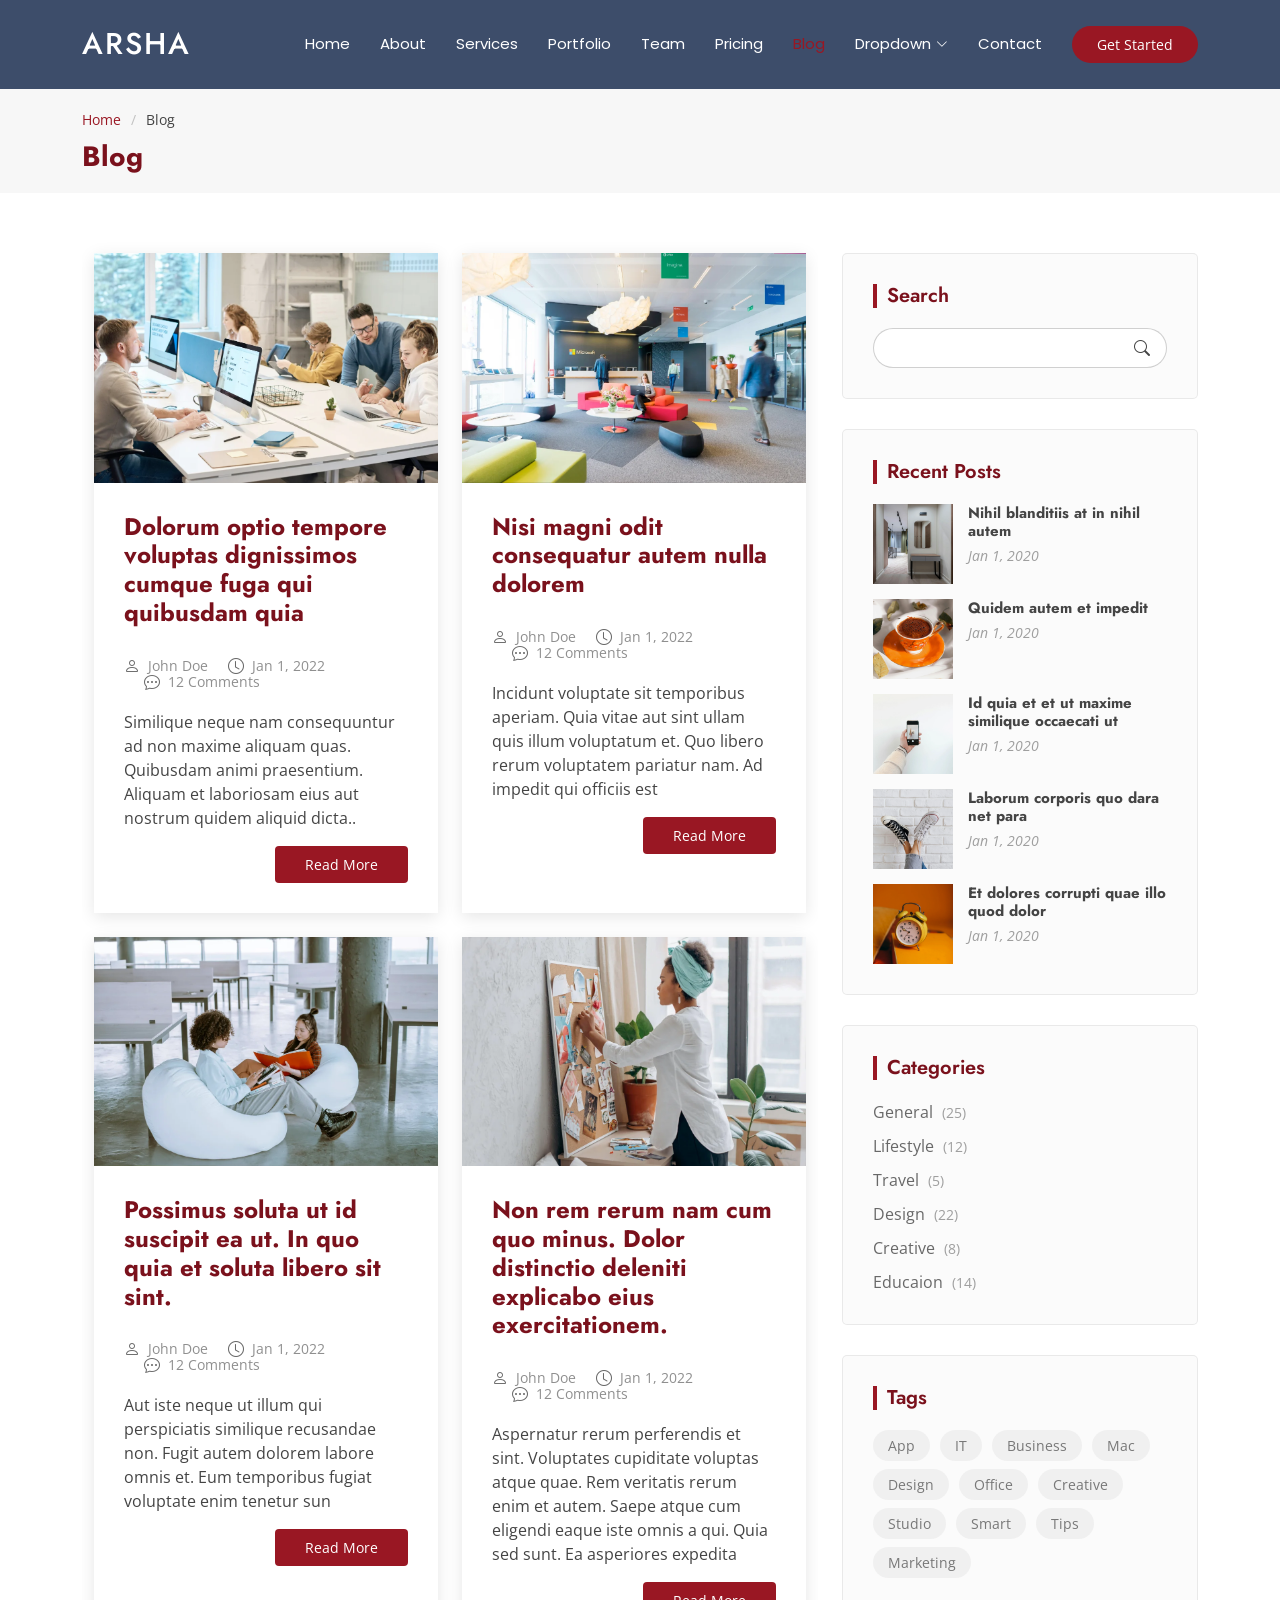
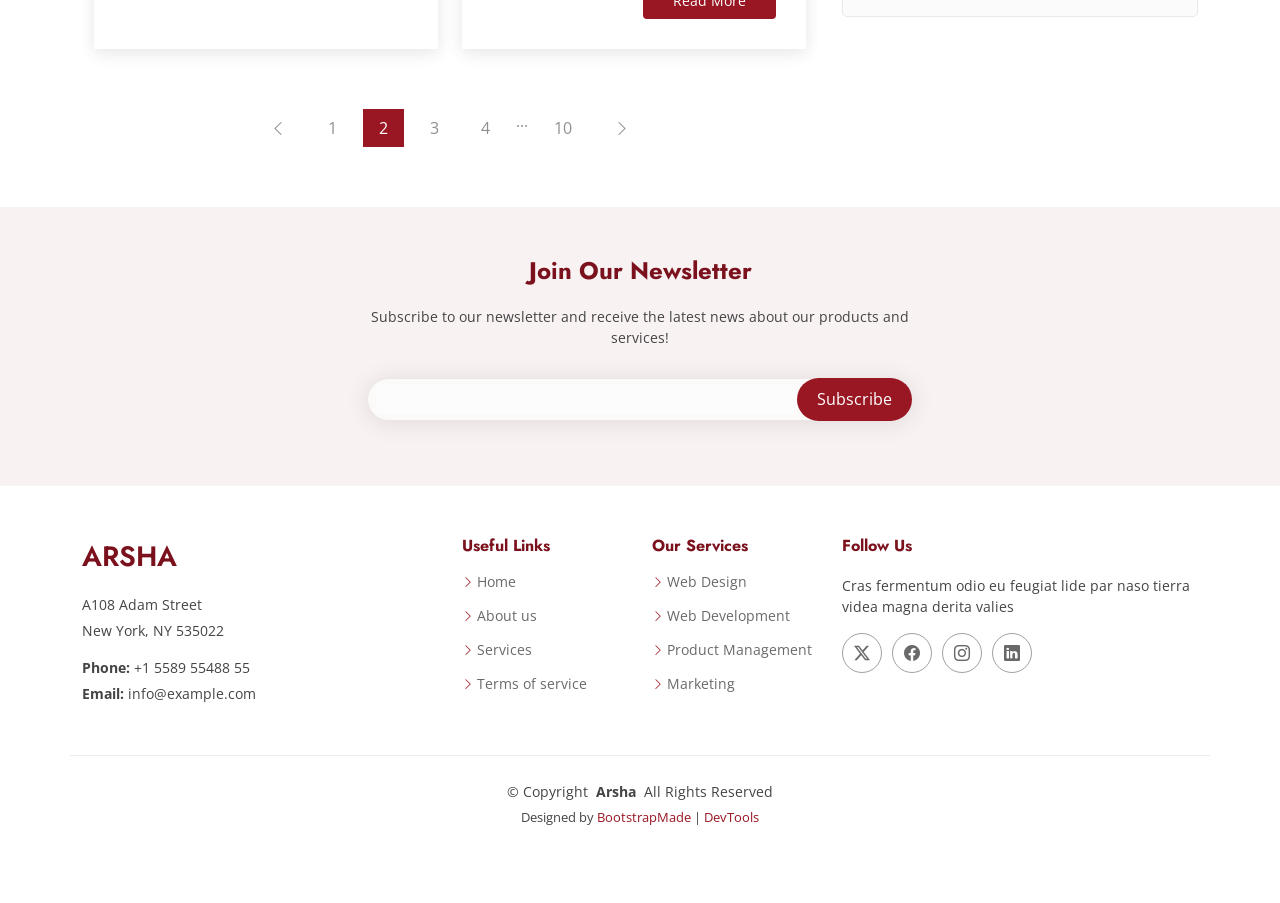
<file: propuestas/Arsha/blog.html>
<!DOCTYPE html>
<html lang="en">

<head>
  <meta charset="utf-8">
  <meta content="width=device-width, initial-scale=1.0" name="viewport">
  <title>Blog - Arsha Bootstrap Template</title>
  <meta name="description" content="">
  <meta name="keywords" content="">

  <!-- Favicons -->
  <link href="assets/img/favicon.png" rel="icon">
  <link href="assets/img/apple-touch-icon.png" rel="apple-touch-icon">

  <!-- Fonts -->
  <link href="https://fonts.googleapis.com" rel="preconnect">
  <link href="https://fonts.gstatic.com" rel="preconnect" crossorigin>
  <link href="https://fonts.googleapis.com/css2?family=Open+Sans:ital,wght@0,300;0,400;0,500;0,600;0,700;0,800;1,300;1,400;1,500;1,600;1,700;1,800&family=Poppins:ital,wght@0,100;0,200;0,300;0,400;0,500;0,600;0,700;0,800;0,900;1,100;1,200;1,300;1,400;1,500;1,600;1,700;1,800;1,900&family=Jost:ital,wght@0,100;0,200;0,300;0,400;0,500;0,600;0,700;0,800;0,900;1,100;1,200;1,300;1,400;1,500;1,600;1,700;1,800;1,900&display=swap" rel="stylesheet">

  <!-- Vendor CSS Files -->
  <link href="assets/vendor/bootstrap/css/bootstrap.min.css" rel="stylesheet">
  <link href="assets/vendor/bootstrap-icons/bootstrap-icons.css" rel="stylesheet">
  <link href="assets/vendor/aos/aos.css" rel="stylesheet">
  <link href="assets/vendor/glightbox/css/glightbox.min.css" rel="stylesheet">
  <link href="assets/vendor/swiper/swiper-bundle.min.css" rel="stylesheet">

  <!-- Main CSS File -->
  <link href="assets/css/main.css" rel="stylesheet">

  <!-- =======================================================
  * Template Name: Arsha
  * Template URL: https://bootstrapmade.com/arsha-free-bootstrap-html-template-corporate/
  * Updated: Feb 22 2025 with Bootstrap v5.3.3
  * Author: BootstrapMade.com
  * License: https://bootstrapmade.com/license/
  ======================================================== -->
</head>

<body class="blog-page">

  <header id="header" class="header d-flex align-items-center sticky-top">
    <div class="container-fluid container-xl position-relative d-flex align-items-center">

      <a href="index.html" class="logo d-flex align-items-center me-auto">
        <!-- Uncomment the line below if you also wish to use an image logo -->
        <!-- <img src="assets/img/logo.webp" alt=""> -->
        <h1 class="sitename">Arsha</h1>
      </a>

      <nav id="navmenu" class="navmenu">
        <ul>
          <li><a href="#hero">Home</a></li>
          <li><a href="#about">About</a></li>
          <li><a href="#services">Services</a></li>
          <li><a href="#portfolio">Portfolio</a></li>
          <li><a href="#team">Team</a></li>
          <li><a href="#pricing">Pricing</a></li>
          <li><a href="blog.html" class="active">Blog</a></li>
          <li class="dropdown"><a href="#"><span>Dropdown</span> <i class="bi bi-chevron-down toggle-dropdown"></i></a>
            <ul>
              <li><a href="#">Dropdown 1</a></li>
              <li class="dropdown"><a href="#"><span>Deep Dropdown</span> <i class="bi bi-chevron-down toggle-dropdown"></i></a>
                <ul>
                  <li><a href="#">Deep Dropdown 1</a></li>
                  <li><a href="#">Deep Dropdown 2</a></li>
                  <li><a href="#">Deep Dropdown 3</a></li>
                  <li><a href="#">Deep Dropdown 4</a></li>
                  <li><a href="#">Deep Dropdown 5</a></li>
                </ul>
              </li>
              <li><a href="#">Dropdown 2</a></li>
              <li><a href="#">Dropdown 3</a></li>
              <li><a href="#">Dropdown 4</a></li>
            </ul>
          </li>
          <li><a href="#contact">Contact</a></li>
        </ul>
        <i class="mobile-nav-toggle d-xl-none bi bi-list"></i>
      </nav>

      <a class="btn-getstarted" href="#about">Get Started</a>

    </div>
  </header>

  <main class="main">

    <!-- Page Title -->
    <div class="page-title" data-aos="fade">
      <div class="container">
        <nav class="breadcrumbs">
          <ol>
            <li><a href="index.html">Home</a></li>
            <li class="current">Blog</li>
          </ol>
        </nav>
        <h1>Blog</h1>
      </div>
    </div><!-- End Page Title -->

    <div class="container">
      <div class="row">

        <div class="col-lg-8">

          <!-- Blog Posts Section -->
          <section id="blog-posts" class="blog-posts section">

            <div class="container" data-aos="fade-up" data-aos-delay="100">

              <div class="row gy-4">

                <div class="col-lg-6">
                  <article>

                    <div class="post-img">
                      <img src="assets/img/blog/blog-post-1.webp" alt="" class="img-fluid">
                    </div>

                    <h2 class="title">
                      <a href="blog-details.html">Dolorum optio tempore voluptas dignissimos cumque fuga qui quibusdam quia</a>
                    </h2>

                    <div class="meta-top">
                      <ul>
                        <li class="d-flex align-items-center"><i class="bi bi-person"></i> <a href="blog-details.html">John Doe</a></li>
                        <li class="d-flex align-items-center"><i class="bi bi-clock"></i> <a href="blog-details.html"><time datetime="2022-01-01">Jan 1, 2022</time></a></li>
                        <li class="d-flex align-items-center"><i class="bi bi-chat-dots"></i> <a href="blog-details.html">12 Comments</a></li>
                      </ul>
                    </div>

                    <div class="content">
                      <p>
                        Similique neque nam consequuntur ad non maxime aliquam quas. Quibusdam animi praesentium. Aliquam et laboriosam eius aut nostrum quidem aliquid dicta..
                      </p>

                      <div class="read-more">
                        <a href="blog-details.html">Read More</a>
                      </div>
                    </div>

                  </article>
                </div><!-- End post list item -->

                <div class="col-lg-6">

                  <article>

                    <div class="post-img">
                      <img src="assets/img/blog/blog-post-2.webp" alt="" class="img-fluid">
                    </div>

                    <h2 class="title">
                      <a href="blog-details.html">Nisi magni odit consequatur autem nulla dolorem</a>
                    </h2>

                    <div class="meta-top">
                      <ul>
                        <li class="d-flex align-items-center"><i class="bi bi-person"></i> <a href="blog-details.html">John Doe</a></li>
                        <li class="d-flex align-items-center"><i class="bi bi-clock"></i> <a href="blog-details.html"><time datetime="2022-01-01">Jan 1, 2022</time></a></li>
                        <li class="d-flex align-items-center"><i class="bi bi-chat-dots"></i> <a href="blog-details.html">12 Comments</a></li>
                      </ul>
                    </div>

                    <div class="content">
                      <p>
                        Incidunt voluptate sit temporibus aperiam. Quia vitae aut sint ullam quis illum voluptatum et. Quo libero rerum voluptatem pariatur nam.
                        Ad impedit qui officiis est</p>
                      <div class="read-more">
                        <a href="blog-details.html">Read More</a>
                      </div>
                    </div>

                  </article>

                </div><!-- End post list item -->

                <div class="col-lg-6">

                  <article>

                    <div class="post-img">
                      <img src="assets/img/blog/blog-post-3.webp" alt="" class="img-fluid">
                    </div>

                    <h2 class="title">
                      <a href="blog-details.html">Possimus soluta ut id suscipit ea ut. In quo quia et soluta libero sit sint.</a>
                    </h2>

                    <div class="meta-top">
                      <ul>
                        <li class="d-flex align-items-center"><i class="bi bi-person"></i> <a href="blog-details.html">John Doe</a></li>
                        <li class="d-flex align-items-center"><i class="bi bi-clock"></i> <a href="blog-details.html"><time datetime="2022-01-01">Jan 1, 2022</time></a></li>
                        <li class="d-flex align-items-center"><i class="bi bi-chat-dots"></i> <a href="blog-details.html">12 Comments</a></li>
                      </ul>
                    </div>

                    <div class="content">
                      <p>
                        Aut iste neque ut illum qui perspiciatis similique recusandae non. Fugit autem dolorem labore omnis et. Eum temporibus fugiat voluptate enim tenetur sun</p>
                      <div class="read-more">
                        <a href="blog-details.html">Read More</a>
                      </div>
                    </div>

                  </article>

                </div><!-- End post list item -->

                <div class="col-lg-6">

                  <article>

                    <div class="post-img">
                      <img src="assets/img/blog/blog-post-4.webp" alt="" class="img-fluid">
                    </div>

                    <h2 class="title">
                      <a href="blog-details.html">Non rem rerum nam cum quo minus. Dolor distinctio deleniti explicabo eius exercitationem.</a>
                    </h2>

                    <div class="meta-top">
                      <ul>
                        <li class="d-flex align-items-center"><i class="bi bi-person"></i> <a href="blog-details.html">John Doe</a></li>
                        <li class="d-flex align-items-center"><i class="bi bi-clock"></i> <a href="blog-details.html"><time datetime="2022-01-01">Jan 1, 2022</time></a></li>
                        <li class="d-flex align-items-center"><i class="bi bi-chat-dots"></i> <a href="blog-details.html">12 Comments</a></li>
                      </ul>
                    </div>

                    <div class="content">
                      <p>
                        Aspernatur rerum perferendis et sint. Voluptates cupiditate voluptas atque quae. Rem veritatis rerum enim et autem. Saepe atque cum eligendi eaque iste omnis a qui.
                        Quia sed sunt. Ea asperiores expedita <br></p>
                      <div class="read-more">
                        <a href="blog-details.html">Read More</a>
                      </div>
                    </div>

                  </article>

                </div><!-- End post list item -->

              </div><!-- End blog posts list -->

            </div>

          </section><!-- /Blog Posts Section -->

          <!-- Pagination 2 Section -->
          <section id="pagination-2" class="pagination-2 section">

            <div class="container">
              <div class="d-flex justify-content-center">
                <ul>
                  <li><a href="#"><i class="bi bi-chevron-left"></i></a></li>
                  <li><a href="#">1</a></li>
                  <li><a href="#" class="active">2</a></li>
                  <li><a href="#">3</a></li>
                  <li><a href="#">4</a></li>
                  <li>...</li>
                  <li><a href="#">10</a></li>
                  <li><a href="#"><i class="bi bi-chevron-right"></i></a></li>
                </ul>
              </div>
            </div>

          </section><!-- /Pagination 2 Section -->

        </div>

        <div class="col-lg-4 sidebar">

          <div class="widgets-container" data-aos="fade-up" data-aos-delay="200">

            <!-- Search Widget -->
            <div class="search-widget widget-item">

              <h3 class="widget-title">Search</h3>
              <form action="">
                <input type="text">
                <button type="submit" title="Search"><i class="bi bi-search"></i></button>
              </form>

            </div><!--/Search Widget -->

            <!-- Recent Posts Widget -->
            <div class="recent-posts-widget widget-item">

              <h3 class="widget-title">Recent Posts</h3>

              <div class="post-item">
                <img src="assets/img/blog/blog-post-square-1.webp" alt="" class="flex-shrink-0">
                <div>
                  <h4><a href="blog-details.html">Nihil blanditiis at in nihil autem</a></h4>
                  <time datetime="2020-01-01">Jan 1, 2020</time>
                </div>
              </div><!-- End recent post item-->

              <div class="post-item">
                <img src="assets/img/blog/blog-post-square-2.webp" alt="" class="flex-shrink-0">
                <div>
                  <h4><a href="blog-details.html">Quidem autem et impedit</a></h4>
                  <time datetime="2020-01-01">Jan 1, 2020</time>
                </div>
              </div><!-- End recent post item-->

              <div class="post-item">
                <img src="assets/img/blog/blog-post-square-3.webp" alt="" class="flex-shrink-0">
                <div>
                  <h4><a href="blog-details.html">Id quia et et ut maxime similique occaecati ut</a></h4>
                  <time datetime="2020-01-01">Jan 1, 2020</time>
                </div>
              </div><!-- End recent post item-->

              <div class="post-item">
                <img src="assets/img/blog/blog-post-square-4.webp" alt="" class="flex-shrink-0">
                <div>
                  <h4><a href="blog-details.html">Laborum corporis quo dara net para</a></h4>
                  <time datetime="2020-01-01">Jan 1, 2020</time>
                </div>
              </div><!-- End recent post item-->

              <div class="post-item">
                <img src="assets/img/blog/blog-post-square-5.webp" alt="" class="flex-shrink-0">
                <div>
                  <h4><a href="blog-details.html">Et dolores corrupti quae illo quod dolor</a></h4>
                  <time datetime="2020-01-01">Jan 1, 2020</time>
                </div>
              </div><!-- End recent post item-->

            </div><!--/Recent Posts Widget -->

            <!-- Categories Widget -->
            <div class="categories-widget widget-item">

              <h3 class="widget-title">Categories</h3>
              <ul class="mt-3">
                <li><a href="#">General <span>(25)</span></a></li>
                <li><a href="#">Lifestyle <span>(12)</span></a></li>
                <li><a href="#">Travel <span>(5)</span></a></li>
                <li><a href="#">Design <span>(22)</span></a></li>
                <li><a href="#">Creative <span>(8)</span></a></li>
                <li><a href="#">Educaion <span>(14)</span></a></li>
              </ul>

            </div><!--/Categories Widget -->

            <!-- Tags Widget -->
            <div class="tags-widget widget-item">

              <h3 class="widget-title">Tags</h3>
              <ul>
                <li><a href="#">App</a></li>
                <li><a href="#">IT</a></li>
                <li><a href="#">Business</a></li>
                <li><a href="#">Mac</a></li>
                <li><a href="#">Design</a></li>
                <li><a href="#">Office</a></li>
                <li><a href="#">Creative</a></li>
                <li><a href="#">Studio</a></li>
                <li><a href="#">Smart</a></li>
                <li><a href="#">Tips</a></li>
                <li><a href="#">Marketing</a></li>
              </ul>

            </div><!--/Tags Widget -->

          </div>

        </div>

      </div>
    </div>

  </main>

  <footer id="footer" class="footer">

    <div class="footer-newsletter">
      <div class="container">
        <div class="row justify-content-center text-center">
          <div class="col-lg-6">
            <h4>Join Our Newsletter</h4>
            <p>Subscribe to our newsletter and receive the latest news about our products and services!</p>
            <form action="forms/newsletter.php" method="post" class="php-email-form">
              <div class="newsletter-form"><input type="email" name="email"><input type="submit" value="Subscribe"></div>
              <div class="loading">Loading</div>
              <div class="error-message"></div>
              <div class="sent-message">Your subscription request has been sent. Thank you!</div>
            </form>
          </div>
        </div>
      </div>
    </div>

    <div class="container footer-top">
      <div class="row gy-4">
        <div class="col-lg-4 col-md-6 footer-about">
          <a href="index.html" class="d-flex align-items-center">
            <span class="sitename">Arsha</span>
          </a>
          <div class="footer-contact pt-3">
            <p>A108 Adam Street</p>
            <p>New York, NY 535022</p>
            <p class="mt-3"><strong>Phone:</strong> <span>+1 5589 55488 55</span></p>
            <p><strong>Email:</strong> <span>info@example.com</span></p>
          </div>
        </div>

        <div class="col-lg-2 col-md-3 footer-links">
          <h4>Useful Links</h4>
          <ul>
            <li><i class="bi bi-chevron-right"></i> <a href="#">Home</a></li>
            <li><i class="bi bi-chevron-right"></i> <a href="#">About us</a></li>
            <li><i class="bi bi-chevron-right"></i> <a href="#">Services</a></li>
            <li><i class="bi bi-chevron-right"></i> <a href="#">Terms of service</a></li>
          </ul>
        </div>

        <div class="col-lg-2 col-md-3 footer-links">
          <h4>Our Services</h4>
          <ul>
            <li><i class="bi bi-chevron-right"></i> <a href="#">Web Design</a></li>
            <li><i class="bi bi-chevron-right"></i> <a href="#">Web Development</a></li>
            <li><i class="bi bi-chevron-right"></i> <a href="#">Product Management</a></li>
            <li><i class="bi bi-chevron-right"></i> <a href="#">Marketing</a></li>
          </ul>
        </div>

        <div class="col-lg-4 col-md-12">
          <h4>Follow Us</h4>
          <p>Cras fermentum odio eu feugiat lide par naso tierra videa magna derita valies</p>
          <div class="social-links d-flex">
            <a href=""><i class="bi bi-twitter-x"></i></a>
            <a href=""><i class="bi bi-facebook"></i></a>
            <a href=""><i class="bi bi-instagram"></i></a>
            <a href=""><i class="bi bi-linkedin"></i></a>
          </div>
        </div>

      </div>
    </div>

    <div class="container copyright text-center mt-4">
      <p>© <span>Copyright</span> <strong class="px-1 sitename">Arsha</strong> <span>All Rights Reserved</span></p>
      <div class="credits">
        <!-- All the links in the footer should remain intact. -->
        <!-- You can delete the links only if you've purchased the pro version. -->
        <!-- Licensing information: https://bootstrapmade.com/license/ -->
        <!-- Purchase the pro version with working PHP/AJAX contact form: [buy-url] -->
        Designed by <a href="https://bootstrapmade.com/">BootstrapMade</a> | <a href="https://bootstrapmade.com/tools/">DevTools</a>
      </div>
    </div>

  </footer>

  <!-- Scroll Top -->
  <a href="#" id="scroll-top" class="scroll-top d-flex align-items-center justify-content-center"><i class="bi bi-arrow-up-short"></i></a>

  <!-- Preloader -->
  <div id="preloader"></div>

  <!-- Vendor JS Files -->
  <script src="assets/vendor/bootstrap/js/bootstrap.bundle.min.js"></script>
  <script src="assets/vendor/php-email-form/validate.js"></script>
  <script src="assets/vendor/aos/aos.js"></script>
  <script src="assets/vendor/glightbox/js/glightbox.min.js"></script>
  <script src="assets/vendor/swiper/swiper-bundle.min.js"></script>
  <script src="assets/vendor/waypoints/noframework.waypoints.js"></script>
  <script src="assets/vendor/imagesloaded/imagesloaded.pkgd.min.js"></script>
  <script src="assets/vendor/isotope-layout/isotope.pkgd.min.js"></script>

  <!-- Main JS File -->
  <script src="assets/js/main.js"></script>

</body>

</html>
</file>
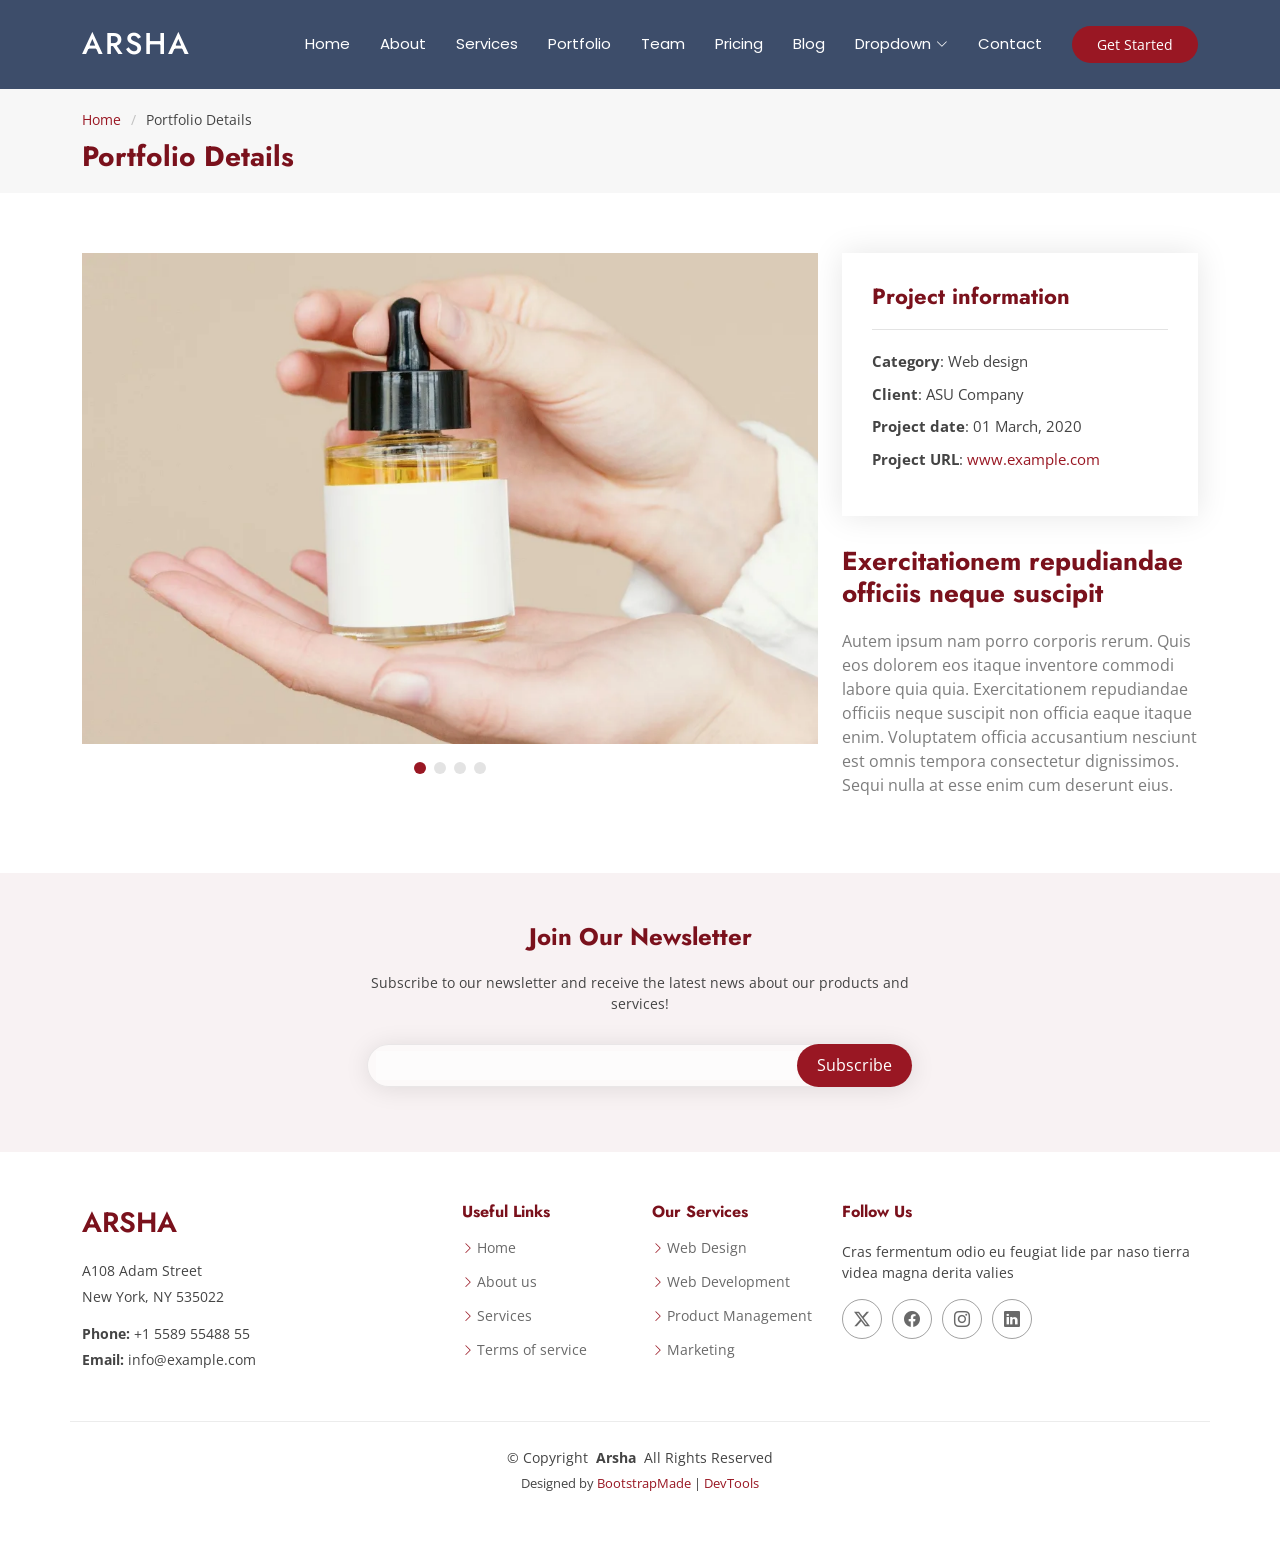
<file: propuestas/Arsha/portfolio-details.html>
<!DOCTYPE html>
<html lang="en">

<head>
  <meta charset="utf-8">
  <meta content="width=device-width, initial-scale=1.0" name="viewport">
  <title>Portfolio Details - Arsha Bootstrap Template</title>
  <meta name="description" content="">
  <meta name="keywords" content="">

  <!-- Favicons -->
  <link href="assets/img/favicon.png" rel="icon">
  <link href="assets/img/apple-touch-icon.png" rel="apple-touch-icon">

  <!-- Fonts -->
  <link href="https://fonts.googleapis.com" rel="preconnect">
  <link href="https://fonts.gstatic.com" rel="preconnect" crossorigin>
  <link href="https://fonts.googleapis.com/css2?family=Open+Sans:ital,wght@0,300;0,400;0,500;0,600;0,700;0,800;1,300;1,400;1,500;1,600;1,700;1,800&family=Poppins:ital,wght@0,100;0,200;0,300;0,400;0,500;0,600;0,700;0,800;0,900;1,100;1,200;1,300;1,400;1,500;1,600;1,700;1,800;1,900&family=Jost:ital,wght@0,100;0,200;0,300;0,400;0,500;0,600;0,700;0,800;0,900;1,100;1,200;1,300;1,400;1,500;1,600;1,700;1,800;1,900&display=swap" rel="stylesheet">

  <!-- Vendor CSS Files -->
  <link href="assets/vendor/bootstrap/css/bootstrap.min.css" rel="stylesheet">
  <link href="assets/vendor/bootstrap-icons/bootstrap-icons.css" rel="stylesheet">
  <link href="assets/vendor/aos/aos.css" rel="stylesheet">
  <link href="assets/vendor/glightbox/css/glightbox.min.css" rel="stylesheet">
  <link href="assets/vendor/swiper/swiper-bundle.min.css" rel="stylesheet">

  <!-- Main CSS File -->
  <link href="assets/css/main.css" rel="stylesheet">

  <!-- =======================================================
  * Template Name: Arsha
  * Template URL: https://bootstrapmade.com/arsha-free-bootstrap-html-template-corporate/
  * Updated: Feb 22 2025 with Bootstrap v5.3.3
  * Author: BootstrapMade.com
  * License: https://bootstrapmade.com/license/
  ======================================================== -->
</head>

<body class="portfolio-details-page">

  <header id="header" class="header d-flex align-items-center sticky-top">
    <div class="container-fluid container-xl position-relative d-flex align-items-center">

      <a href="index.html" class="logo d-flex align-items-center me-auto">
        <!-- Uncomment the line below if you also wish to use an image logo -->
        <!-- <img src="assets/img/logo.webp" alt=""> -->
        <h1 class="sitename">Arsha</h1>
      </a>

      <nav id="navmenu" class="navmenu">
        <ul>
          <li><a href="#hero">Home</a></li>
          <li><a href="#about">About</a></li>
          <li><a href="#services">Services</a></li>
          <li><a href="#portfolio">Portfolio</a></li>
          <li><a href="#team">Team</a></li>
          <li><a href="#pricing">Pricing</a></li>
          <li><a href="blog.html">Blog</a></li>
          <li class="dropdown"><a href="#"><span>Dropdown</span> <i class="bi bi-chevron-down toggle-dropdown"></i></a>
            <ul>
              <li><a href="#">Dropdown 1</a></li>
              <li class="dropdown"><a href="#"><span>Deep Dropdown</span> <i class="bi bi-chevron-down toggle-dropdown"></i></a>
                <ul>
                  <li><a href="#">Deep Dropdown 1</a></li>
                  <li><a href="#">Deep Dropdown 2</a></li>
                  <li><a href="#">Deep Dropdown 3</a></li>
                  <li><a href="#">Deep Dropdown 4</a></li>
                  <li><a href="#">Deep Dropdown 5</a></li>
                </ul>
              </li>
              <li><a href="#">Dropdown 2</a></li>
              <li><a href="#">Dropdown 3</a></li>
              <li><a href="#">Dropdown 4</a></li>
            </ul>
          </li>
          <li><a href="#contact">Contact</a></li>
        </ul>
        <i class="mobile-nav-toggle d-xl-none bi bi-list"></i>
      </nav>

      <a class="btn-getstarted" href="#about">Get Started</a>

    </div>
  </header>

  <main class="main">

    <!-- Page Title -->
    <div class="page-title" data-aos="fade">
      <div class="container">
        <nav class="breadcrumbs">
          <ol>
            <li><a href="index.html">Home</a></li>
            <li class="current">Portfolio Details</li>
          </ol>
        </nav>
        <h1>Portfolio Details</h1>
      </div>
    </div><!-- End Page Title -->

    <!-- Portfolio Details Section -->
    <section id="portfolio-details" class="portfolio-details section">

      <div class="container" data-aos="fade-up" data-aos-delay="100">

        <div class="row gy-4">

          <div class="col-lg-8">
            <div class="portfolio-details-slider swiper init-swiper">

              <script type="application/json" class="swiper-config">
                {
                  "loop": true,
                  "speed": 600,
                  "autoplay": {
                    "delay": 5000
                  },
                  "slidesPerView": "auto",
                  "pagination": {
                    "el": ".swiper-pagination",
                    "type": "bullets",
                    "clickable": true
                  }
                }
              </script>

              <div class="swiper-wrapper align-items-center">

                <div class="swiper-slide">
                  <img src="assets/img/portfolio/portfolio-1.webp" alt="">
                </div>

                <div class="swiper-slide">
                  <img src="assets/img/portfolio/portfolio-10.webp" alt="">
                </div>

                <div class="swiper-slide">
                  <img src="assets/img/portfolio/portfolio-7.webp" alt="">
                </div>

                <div class="swiper-slide">
                  <img src="assets/img/portfolio/portfolio-4.webp" alt="">
                </div>

              </div>
              <div class="swiper-pagination"></div>
            </div>
          </div>

          <div class="col-lg-4">
            <div class="portfolio-info" data-aos="fade-up" data-aos-delay="200">
              <h3>Project information</h3>
              <ul>
                <li><strong>Category</strong>: Web design</li>
                <li><strong>Client</strong>: ASU Company</li>
                <li><strong>Project date</strong>: 01 March, 2020</li>
                <li><strong>Project URL</strong>: <a href="#">www.example.com</a></li>
              </ul>
            </div>
            <div class="portfolio-description" data-aos="fade-up" data-aos-delay="300">
              <h2>Exercitationem repudiandae officiis neque suscipit</h2>
              <p>
                Autem ipsum nam porro corporis rerum. Quis eos dolorem eos itaque inventore commodi labore quia quia. Exercitationem repudiandae officiis neque suscipit non officia eaque itaque enim. Voluptatem officia accusantium nesciunt est omnis tempora consectetur dignissimos. Sequi nulla at esse enim cum deserunt eius.
              </p>
            </div>
          </div>

        </div>

      </div>

    </section><!-- /Portfolio Details Section -->

  </main>

  <footer id="footer" class="footer">

    <div class="footer-newsletter">
      <div class="container">
        <div class="row justify-content-center text-center">
          <div class="col-lg-6">
            <h4>Join Our Newsletter</h4>
            <p>Subscribe to our newsletter and receive the latest news about our products and services!</p>
            <form action="forms/newsletter.php" method="post" class="php-email-form">
              <div class="newsletter-form"><input type="email" name="email"><input type="submit" value="Subscribe"></div>
              <div class="loading">Loading</div>
              <div class="error-message"></div>
              <div class="sent-message">Your subscription request has been sent. Thank you!</div>
            </form>
          </div>
        </div>
      </div>
    </div>

    <div class="container footer-top">
      <div class="row gy-4">
        <div class="col-lg-4 col-md-6 footer-about">
          <a href="index.html" class="d-flex align-items-center">
            <span class="sitename">Arsha</span>
          </a>
          <div class="footer-contact pt-3">
            <p>A108 Adam Street</p>
            <p>New York, NY 535022</p>
            <p class="mt-3"><strong>Phone:</strong> <span>+1 5589 55488 55</span></p>
            <p><strong>Email:</strong> <span>info@example.com</span></p>
          </div>
        </div>

        <div class="col-lg-2 col-md-3 footer-links">
          <h4>Useful Links</h4>
          <ul>
            <li><i class="bi bi-chevron-right"></i> <a href="#">Home</a></li>
            <li><i class="bi bi-chevron-right"></i> <a href="#">About us</a></li>
            <li><i class="bi bi-chevron-right"></i> <a href="#">Services</a></li>
            <li><i class="bi bi-chevron-right"></i> <a href="#">Terms of service</a></li>
          </ul>
        </div>

        <div class="col-lg-2 col-md-3 footer-links">
          <h4>Our Services</h4>
          <ul>
            <li><i class="bi bi-chevron-right"></i> <a href="#">Web Design</a></li>
            <li><i class="bi bi-chevron-right"></i> <a href="#">Web Development</a></li>
            <li><i class="bi bi-chevron-right"></i> <a href="#">Product Management</a></li>
            <li><i class="bi bi-chevron-right"></i> <a href="#">Marketing</a></li>
          </ul>
        </div>

        <div class="col-lg-4 col-md-12">
          <h4>Follow Us</h4>
          <p>Cras fermentum odio eu feugiat lide par naso tierra videa magna derita valies</p>
          <div class="social-links d-flex">
            <a href=""><i class="bi bi-twitter-x"></i></a>
            <a href=""><i class="bi bi-facebook"></i></a>
            <a href=""><i class="bi bi-instagram"></i></a>
            <a href=""><i class="bi bi-linkedin"></i></a>
          </div>
        </div>

      </div>
    </div>

    <div class="container copyright text-center mt-4">
      <p>© <span>Copyright</span> <strong class="px-1 sitename">Arsha</strong> <span>All Rights Reserved</span></p>
      <div class="credits">
        <!-- All the links in the footer should remain intact. -->
        <!-- You can delete the links only if you've purchased the pro version. -->
        <!-- Licensing information: https://bootstrapmade.com/license/ -->
        <!-- Purchase the pro version with working PHP/AJAX contact form: [buy-url] -->
        Designed by <a href="https://bootstrapmade.com/">BootstrapMade</a> | <a href="https://bootstrapmade.com/tools/">DevTools</a>
      </div>
    </div>

  </footer>

  <!-- Scroll Top -->
  <a href="#" id="scroll-top" class="scroll-top d-flex align-items-center justify-content-center"><i class="bi bi-arrow-up-short"></i></a>

  <!-- Preloader -->
  <div id="preloader"></div>

  <!-- Vendor JS Files -->
  <script src="assets/vendor/bootstrap/js/bootstrap.bundle.min.js"></script>
  <script src="assets/vendor/php-email-form/validate.js"></script>
  <script src="assets/vendor/aos/aos.js"></script>
  <script src="assets/vendor/glightbox/js/glightbox.min.js"></script>
  <script src="assets/vendor/swiper/swiper-bundle.min.js"></script>
  <script src="assets/vendor/waypoints/noframework.waypoints.js"></script>
  <script src="assets/vendor/imagesloaded/imagesloaded.pkgd.min.js"></script>
  <script src="assets/vendor/isotope-layout/isotope.pkgd.min.js"></script>

  <!-- Main JS File -->
  <script src="assets/js/main.js"></script>

</body>

</html>
</file>
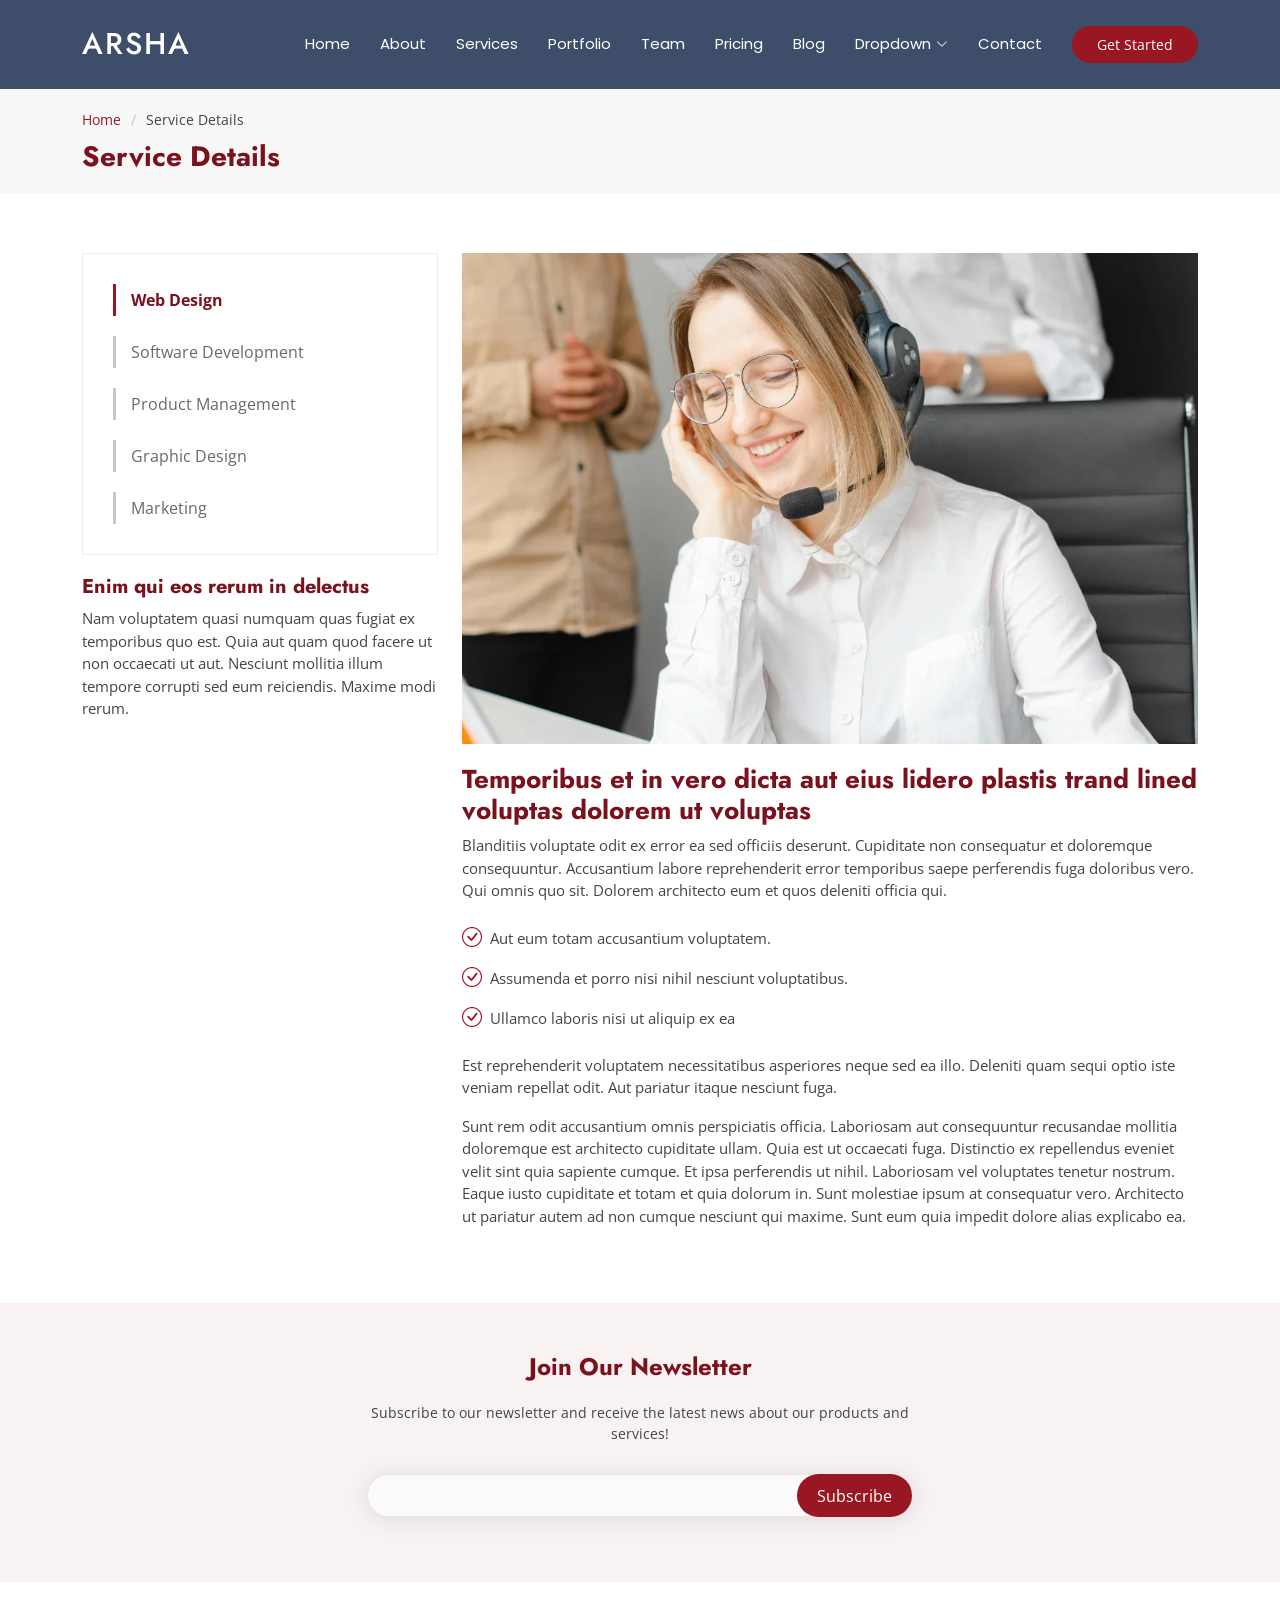
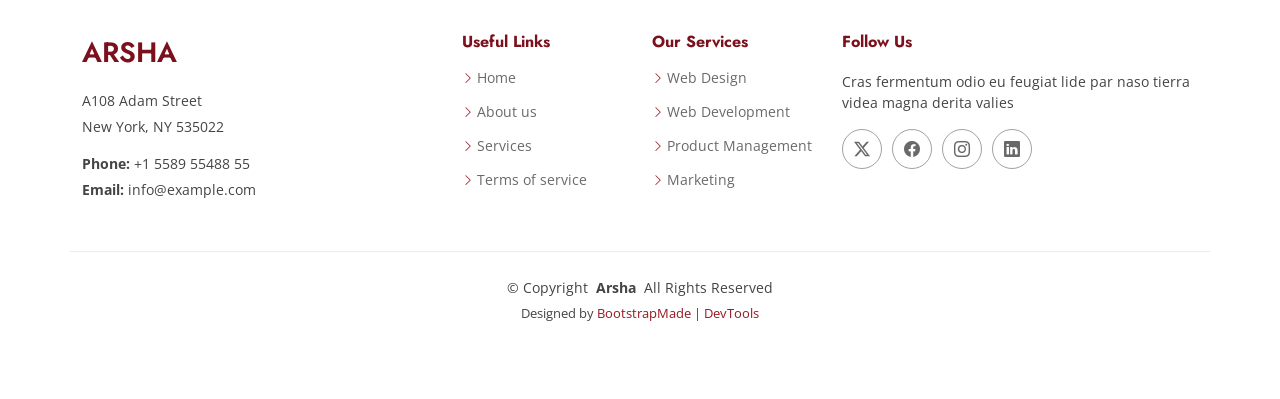
<file: propuestas/Arsha/service-details.html>
<!DOCTYPE html>
<html lang="en">

<head>
  <meta charset="utf-8">
  <meta content="width=device-width, initial-scale=1.0" name="viewport">
  <title>Service Details - Arsha Bootstrap Template</title>
  <meta name="description" content="">
  <meta name="keywords" content="">

  <!-- Favicons -->
  <link href="assets/img/favicon.png" rel="icon">
  <link href="assets/img/apple-touch-icon.png" rel="apple-touch-icon">

  <!-- Fonts -->
  <link href="https://fonts.googleapis.com" rel="preconnect">
  <link href="https://fonts.gstatic.com" rel="preconnect" crossorigin>
  <link href="https://fonts.googleapis.com/css2?family=Open+Sans:ital,wght@0,300;0,400;0,500;0,600;0,700;0,800;1,300;1,400;1,500;1,600;1,700;1,800&family=Poppins:ital,wght@0,100;0,200;0,300;0,400;0,500;0,600;0,700;0,800;0,900;1,100;1,200;1,300;1,400;1,500;1,600;1,700;1,800;1,900&family=Jost:ital,wght@0,100;0,200;0,300;0,400;0,500;0,600;0,700;0,800;0,900;1,100;1,200;1,300;1,400;1,500;1,600;1,700;1,800;1,900&display=swap" rel="stylesheet">

  <!-- Vendor CSS Files -->
  <link href="assets/vendor/bootstrap/css/bootstrap.min.css" rel="stylesheet">
  <link href="assets/vendor/bootstrap-icons/bootstrap-icons.css" rel="stylesheet">
  <link href="assets/vendor/aos/aos.css" rel="stylesheet">
  <link href="assets/vendor/glightbox/css/glightbox.min.css" rel="stylesheet">
  <link href="assets/vendor/swiper/swiper-bundle.min.css" rel="stylesheet">

  <!-- Main CSS File -->
  <link href="assets/css/main.css" rel="stylesheet">

  <!-- =======================================================
  * Template Name: Arsha
  * Template URL: https://bootstrapmade.com/arsha-free-bootstrap-html-template-corporate/
  * Updated: Feb 22 2025 with Bootstrap v5.3.3
  * Author: BootstrapMade.com
  * License: https://bootstrapmade.com/license/
  ======================================================== -->
</head>

<body class="service-details-page">

  <header id="header" class="header d-flex align-items-center sticky-top">
    <div class="container-fluid container-xl position-relative d-flex align-items-center">

      <a href="index.html" class="logo d-flex align-items-center me-auto">
        <!-- Uncomment the line below if you also wish to use an image logo -->
        <!-- <img src="assets/img/logo.webp" alt=""> -->
        <h1 class="sitename">Arsha</h1>
      </a>

      <nav id="navmenu" class="navmenu">
        <ul>
          <li><a href="#hero">Home</a></li>
          <li><a href="#about">About</a></li>
          <li><a href="#services">Services</a></li>
          <li><a href="#portfolio">Portfolio</a></li>
          <li><a href="#team">Team</a></li>
          <li><a href="#pricing">Pricing</a></li>
          <li><a href="blog.html">Blog</a></li>
          <li class="dropdown"><a href="#"><span>Dropdown</span> <i class="bi bi-chevron-down toggle-dropdown"></i></a>
            <ul>
              <li><a href="#">Dropdown 1</a></li>
              <li class="dropdown"><a href="#"><span>Deep Dropdown</span> <i class="bi bi-chevron-down toggle-dropdown"></i></a>
                <ul>
                  <li><a href="#">Deep Dropdown 1</a></li>
                  <li><a href="#">Deep Dropdown 2</a></li>
                  <li><a href="#">Deep Dropdown 3</a></li>
                  <li><a href="#">Deep Dropdown 4</a></li>
                  <li><a href="#">Deep Dropdown 5</a></li>
                </ul>
              </li>
              <li><a href="#">Dropdown 2</a></li>
              <li><a href="#">Dropdown 3</a></li>
              <li><a href="#">Dropdown 4</a></li>
            </ul>
          </li>
          <li><a href="#contact">Contact</a></li>
        </ul>
        <i class="mobile-nav-toggle d-xl-none bi bi-list"></i>
      </nav>

      <a class="btn-getstarted" href="#about">Get Started</a>

    </div>
  </header>

  <main class="main">

    <!-- Page Title -->
    <div class="page-title" data-aos="fade">
      <div class="container">
        <nav class="breadcrumbs">
          <ol>
            <li><a href="index.html">Home</a></li>
            <li class="current">Service Details</li>
          </ol>
        </nav>
        <h1>Service Details</h1>
      </div>
    </div><!-- End Page Title -->

    <!-- Service Details Section -->
    <section id="service-details" class="service-details section">

      <div class="container">

        <div class="row gy-4">

          <div class="col-lg-4" data-aos="fade-up" data-aos-delay="100">
            <div class="services-list">
              <a href="#" class="active">Web Design</a>
              <a href="#">Software Development</a>
              <a href="#">Product Management</a>
              <a href="#">Graphic Design</a>
              <a href="#">Marketing</a>
            </div>

            <h4>Enim qui eos rerum in delectus</h4>
            <p>Nam voluptatem quasi numquam quas fugiat ex temporibus quo est. Quia aut quam quod facere ut non occaecati ut aut. Nesciunt mollitia illum tempore corrupti sed eum reiciendis. Maxime modi rerum.</p>
          </div>

          <div class="col-lg-8" data-aos="fade-up" data-aos-delay="200">
            <img src="assets/img/services/services-4.webp" alt="" class="img-fluid services-img">
            <h3>Temporibus et in vero dicta aut eius lidero plastis trand lined voluptas dolorem ut voluptas</h3>
            <p>
              Blanditiis voluptate odit ex error ea sed officiis deserunt. Cupiditate non consequatur et doloremque consequuntur. Accusantium labore reprehenderit error temporibus saepe perferendis fuga doloribus vero. Qui omnis quo sit. Dolorem architecto eum et quos deleniti officia qui.
            </p>
            <ul>
              <li><i class="bi bi-check-circle"></i> <span>Aut eum totam accusantium voluptatem.</span></li>
              <li><i class="bi bi-check-circle"></i> <span>Assumenda et porro nisi nihil nesciunt voluptatibus.</span></li>
              <li><i class="bi bi-check-circle"></i> <span>Ullamco laboris nisi ut aliquip ex ea</span></li>
            </ul>
            <p>
              Est reprehenderit voluptatem necessitatibus asperiores neque sed ea illo. Deleniti quam sequi optio iste veniam repellat odit. Aut pariatur itaque nesciunt fuga.
            </p>
            <p>
              Sunt rem odit accusantium omnis perspiciatis officia. Laboriosam aut consequuntur recusandae mollitia doloremque est architecto cupiditate ullam. Quia est ut occaecati fuga. Distinctio ex repellendus eveniet velit sint quia sapiente cumque. Et ipsa perferendis ut nihil. Laboriosam vel voluptates tenetur nostrum. Eaque iusto cupiditate et totam et quia dolorum in. Sunt molestiae ipsum at consequatur vero. Architecto ut pariatur autem ad non cumque nesciunt qui maxime. Sunt eum quia impedit dolore alias explicabo ea.
            </p>
          </div>

        </div>

      </div>

    </section><!-- /Service Details Section -->

  </main>

  <footer id="footer" class="footer">

    <div class="footer-newsletter">
      <div class="container">
        <div class="row justify-content-center text-center">
          <div class="col-lg-6">
            <h4>Join Our Newsletter</h4>
            <p>Subscribe to our newsletter and receive the latest news about our products and services!</p>
            <form action="forms/newsletter.php" method="post" class="php-email-form">
              <div class="newsletter-form"><input type="email" name="email"><input type="submit" value="Subscribe"></div>
              <div class="loading">Loading</div>
              <div class="error-message"></div>
              <div class="sent-message">Your subscription request has been sent. Thank you!</div>
            </form>
          </div>
        </div>
      </div>
    </div>

    <div class="container footer-top">
      <div class="row gy-4">
        <div class="col-lg-4 col-md-6 footer-about">
          <a href="index.html" class="d-flex align-items-center">
            <span class="sitename">Arsha</span>
          </a>
          <div class="footer-contact pt-3">
            <p>A108 Adam Street</p>
            <p>New York, NY 535022</p>
            <p class="mt-3"><strong>Phone:</strong> <span>+1 5589 55488 55</span></p>
            <p><strong>Email:</strong> <span>info@example.com</span></p>
          </div>
        </div>

        <div class="col-lg-2 col-md-3 footer-links">
          <h4>Useful Links</h4>
          <ul>
            <li><i class="bi bi-chevron-right"></i> <a href="#">Home</a></li>
            <li><i class="bi bi-chevron-right"></i> <a href="#">About us</a></li>
            <li><i class="bi bi-chevron-right"></i> <a href="#">Services</a></li>
            <li><i class="bi bi-chevron-right"></i> <a href="#">Terms of service</a></li>
          </ul>
        </div>

        <div class="col-lg-2 col-md-3 footer-links">
          <h4>Our Services</h4>
          <ul>
            <li><i class="bi bi-chevron-right"></i> <a href="#">Web Design</a></li>
            <li><i class="bi bi-chevron-right"></i> <a href="#">Web Development</a></li>
            <li><i class="bi bi-chevron-right"></i> <a href="#">Product Management</a></li>
            <li><i class="bi bi-chevron-right"></i> <a href="#">Marketing</a></li>
          </ul>
        </div>

        <div class="col-lg-4 col-md-12">
          <h4>Follow Us</h4>
          <p>Cras fermentum odio eu feugiat lide par naso tierra videa magna derita valies</p>
          <div class="social-links d-flex">
            <a href=""><i class="bi bi-twitter-x"></i></a>
            <a href=""><i class="bi bi-facebook"></i></a>
            <a href=""><i class="bi bi-instagram"></i></a>
            <a href=""><i class="bi bi-linkedin"></i></a>
          </div>
        </div>

      </div>
    </div>

    <div class="container copyright text-center mt-4">
      <p>© <span>Copyright</span> <strong class="px-1 sitename">Arsha</strong> <span>All Rights Reserved</span></p>
      <div class="credits">
        <!-- All the links in the footer should remain intact. -->
        <!-- You can delete the links only if you've purchased the pro version. -->
        <!-- Licensing information: https://bootstrapmade.com/license/ -->
        <!-- Purchase the pro version with working PHP/AJAX contact form: [buy-url] -->
        Designed by <a href="https://bootstrapmade.com/">BootstrapMade</a> | <a href="https://bootstrapmade.com/tools/">DevTools</a>
      </div>
    </div>

  </footer>

  <!-- Scroll Top -->
  <a href="#" id="scroll-top" class="scroll-top d-flex align-items-center justify-content-center"><i class="bi bi-arrow-up-short"></i></a>

  <!-- Preloader -->
  <div id="preloader"></div>

  <!-- Vendor JS Files -->
  <script src="assets/vendor/bootstrap/js/bootstrap.bundle.min.js"></script>
  <script src="assets/vendor/php-email-form/validate.js"></script>
  <script src="assets/vendor/aos/aos.js"></script>
  <script src="assets/vendor/glightbox/js/glightbox.min.js"></script>
  <script src="assets/vendor/swiper/swiper-bundle.min.js"></script>
  <script src="assets/vendor/waypoints/noframework.waypoints.js"></script>
  <script src="assets/vendor/imagesloaded/imagesloaded.pkgd.min.js"></script>
  <script src="assets/vendor/isotope-layout/isotope.pkgd.min.js"></script>

  <!-- Main JS File -->
  <script src="assets/js/main.js"></script>

</body>

</html>
</file>
<file: propuestas/AgriCulture/assets/css/main.css>
/**
* Template Name: AgriCulture
* Template URL: https://bootstrapmade.com/agriculture-bootstrap-website-template/
* Updated: Aug 07 2024 with Bootstrap v5.3.3
* Author: BootstrapMade.com
* License: https://bootstrapmade.com/license/
*/

/*--------------------------------------------------------------
# Font & Color Variables
# Help: https://bootstrapmade.com/color-system/
--------------------------------------------------------------*/
/* Fonts */
:root {
  --default-font: "Open Sans",  system-ui, -apple-system, "Segoe UI", Roboto, "Helvetica Neue", Arial, "Noto Sans", "Liberation Sans", sans-serif, "Apple Color Emoji", "Segoe UI Emoji", "Segoe UI Symbol", "Noto Color Emoji";
  --heading-font: "Marcellus",  sans-serif;
  --nav-font: "Marcellus",  sans-serif;
}

/* Global Colors - The following color variables are used throughout the website. Updating them here will change the color scheme of the entire website */
:root { 
  --background-color: #ffffff; /* Background color for the entire website, including individual sections */
  --default-color: #212529; /* Default color used for the majority of the text content across the entire website */
  --heading-color: #2d465e; /* Color for headings, subheadings and title throughout the website */
  --accent-color: #116530; /* Accent color that represents your brand on the website. It's used for buttons, links, and other elements that need to stand out */
  --surface-color: #ffffff; /* The surface color is used as a background of boxed elements within sections, such as cards, icon boxes, or other elements that require a visual separation from the global background. */
  --contrast-color: #ffffff; /* Contrast color for text, ensuring readability against backgrounds of accent, heading, or default colors. */
}

/* Nav Menu Colors - The following color variables are used specifically for the navigation menu. They are separate from the global colors to allow for more customization options */
:root {
  --nav-color: #212529;  /* The default color of the main navmenu links */
  --nav-hover-color: #116530; /* Applied to main navmenu links when they are hovered over or active */
  --nav-mobile-background-color: #ffffff; /* Used as the background color for mobile navigation menu */
  --nav-dropdown-background-color: #ffffff; /* Used as the background color for dropdown items that appear when hovering over primary navigation items */
  --nav-dropdown-color: #212529; /* Used for navigation links of the dropdown items in the navigation menu. */
  --nav-dropdown-hover-color: #116530; /* Similar to --nav-hover-color, this color is applied to dropdown navigation links when they are hovered over. */
}

/* Color Presets - These classes override global colors when applied to any section or element, providing reuse of the sam color scheme. */

.light-background {
  --background-color: #f9f9f9;
  --surface-color: #ffffff;
}

.dark-background {
  --background-color: #060606;
  --default-color: #ffffff;
  --heading-color: #ffffff;
  --accent-color: #2ea359;
  --surface-color: #252525;
  --contrast-color: #ffffff;
}

/* Smooth scroll */
:root {
  scroll-behavior: smooth;
}

/*--------------------------------------------------------------
# General Styling & Shared Classes
--------------------------------------------------------------*/
body {
  color: var(--default-color);
  background-color: var(--background-color);
  font-family: var(--default-font);
}

a {
  color: var(--accent-color);
  text-decoration: none;
  transition: 0.3s;
}

a:hover {
  color: color-mix(in srgb, var(--accent-color), transparent 25%);
  text-decoration: none;
}

h1,
h2,
h3,
h4,
h5,
h6 {
  color: var(--heading-color);
  font-family: var(--heading-font);
}

/* PHP Email Form Messages
------------------------------*/
.php-email-form .error-message {
  display: none;
  background: #df1529;
  color: #ffffff;
  text-align: left;
  padding: 15px;
  margin-bottom: 24px;
  font-weight: 600;
}

.php-email-form .sent-message {
  display: none;
  color: #ffffff;
  background: #059652;
  text-align: center;
  padding: 15px;
  margin-bottom: 24px;
  font-weight: 600;
}

.php-email-form .loading {
  display: none;
  background: var(--surface-color);
  text-align: center;
  padding: 15px;
  margin-bottom: 24px;
}

.php-email-form .loading:before {
  content: "";
  display: inline-block;
  border-radius: 50%;
  width: 24px;
  height: 24px;
  margin: 0 10px -6px 0;
  border: 3px solid var(--accent-color);
  border-top-color: var(--surface-color);
  animation: php-email-form-loading 1s linear infinite;
}

@keyframes php-email-form-loading {
  0% {
    transform: rotate(0deg);
  }

  100% {
    transform: rotate(360deg);
  }
}

/* Pulsating Play Button
------------------------------*/
.pulsating-play-btn {
  width: 94px;
  height: 94px;
  background: radial-gradient(var(--accent-color) 50%, color-mix(in srgb, var(--accent-color), transparent 75%) 52%);
  border-radius: 50%;
  display: block;
  position: relative;
  overflow: hidden;
}

.pulsating-play-btn:before {
  content: "";
  position: absolute;
  width: 120px;
  height: 120px;
  animation-delay: 0s;
  animation: pulsate-play-btn 2s;
  animation-direction: forwards;
  animation-iteration-count: infinite;
  animation-timing-function: steps;
  opacity: 1;
  border-radius: 50%;
  border: 5px solid color-mix(in srgb, var(--accent-color), transparent 30%);
  top: -15%;
  left: -15%;
  background: rgba(198, 16, 0, 0);
}

.pulsating-play-btn:after {
  content: "";
  position: absolute;
  left: 50%;
  top: 50%;
  transform: translateX(-40%) translateY(-50%);
  width: 0;
  height: 0;
  border-top: 10px solid transparent;
  border-bottom: 10px solid transparent;
  border-left: 15px solid #fff;
  z-index: 100;
  transition: all 400ms cubic-bezier(0.55, 0.055, 0.675, 0.19);
}

.pulsating-play-btn:hover:before {
  content: "";
  position: absolute;
  left: 50%;
  top: 50%;
  transform: translateX(-40%) translateY(-50%);
  width: 0;
  height: 0;
  border: none;
  border-top: 10px solid transparent;
  border-bottom: 10px solid transparent;
  border-left: 15px solid #fff;
  z-index: 200;
  animation: none;
  border-radius: 0;
}

.pulsating-play-btn:hover:after {
  border-left: 15px solid var(--accent-color);
  transform: scale(20);
}

@keyframes pulsate-play-btn {
  0% {
    transform: scale(0.6, 0.6);
    opacity: 1;
  }

  100% {
    transform: scale(1, 1);
    opacity: 0;
  }
}

/*--------------------------------------------------------------
# Global Header
--------------------------------------------------------------*/
.header {
  color: var(--default-color);
  background-color: var(--background-color);
  padding: 20px 0;
  transition: all 0.5s;
  z-index: 997;
}

.header .logo {
  line-height: 1;
}

.header .logo img {
  max-height: 32px;
  margin-right: 8px;
}

.header .logo h1 {
  font-size: 30px;
  margin: 0;
  font-weight: 700;
  color: var(--heading-color);
}

.scrolled .header {
  box-shadow: 0px 0 18px color-mix(in srgb, var(--default-color), transparent 85%);
}

/*--------------------------------------------------------------
# Navigation Menu
--------------------------------------------------------------*/
/* Navmenu - Desktop */
@media (min-width: 1200px) {
  .navmenu {
    padding: 0;
  }

  .navmenu ul {
    margin: 0;
    padding: 0;
    display: flex;
    list-style: none;
    align-items: center;
  }

  .navmenu li {
    position: relative;
  }

  .navmenu a,
  .navmenu a:focus {
    color: var(--nav-color);
    padding: 18px 15px;
    font-size: 16px;
    font-family: var(--nav-font);
    font-weight: 400;
    display: flex;
    align-items: center;
    justify-content: space-between;
    white-space: nowrap;
    transition: 0.3s;
  }

  .navmenu a i,
  .navmenu a:focus i {
    font-size: 12px;
    line-height: 0;
    margin-left: 5px;
    transition: 0.3s;
  }

  .navmenu li:last-child a {
    padding-right: 0;
  }

  .navmenu li:hover>a,
  .navmenu .active,
  .navmenu .active:focus {
    color: var(--nav-hover-color);
  }

  .navmenu .dropdown ul {
    margin: 0;
    padding: 10px 0;
    background: var(--nav-dropdown-background-color);
    display: block;
    position: absolute;
    visibility: hidden;
    left: 14px;
    top: 130%;
    opacity: 0;
    transition: 0.3s;
    border-radius: 4px;
    z-index: 99;
    box-shadow: 0px 0px 30px color-mix(in srgb, var(--default-color), transparent 85%);
  }

  .navmenu .dropdown ul li {
    min-width: 200px;
  }

  .navmenu .dropdown ul a {
    padding: 10px 20px;
    font-size: 15px;
    text-transform: none;
    color: var(--nav-dropdown-color);
  }

  .navmenu .dropdown ul a i {
    font-size: 12px;
  }

  .navmenu .dropdown ul a:hover,
  .navmenu .dropdown ul .active:hover,
  .navmenu .dropdown ul li:hover>a {
    color: var(--nav-dropdown-hover-color);
  }

  .navmenu .dropdown:hover>ul {
    opacity: 1;
    top: 100%;
    visibility: visible;
  }

  .navmenu .dropdown .dropdown ul {
    top: 0;
    left: -90%;
    visibility: hidden;
  }

  .navmenu .dropdown .dropdown:hover>ul {
    opacity: 1;
    top: 0;
    left: -100%;
    visibility: visible;
  }
}

/* Navmenu - Mobile */
@media (max-width: 1199px) {
  .mobile-nav-toggle {
    color: var(--nav-color);
    font-size: 28px;
    line-height: 0;
    margin-right: 10px;
    cursor: pointer;
    transition: color 0.3s;
  }

  .navmenu {
    padding: 0;
    z-index: 9997;
  }

  .navmenu ul {
    display: none;
    list-style: none;
    position: absolute;
    inset: 60px 20px 20px 20px;
    padding: 10px 0;
    margin: 0;
    border-radius: 6px;
    background-color: var(--nav-mobile-background-color);
    overflow-y: auto;
    transition: 0.3s;
    z-index: 9998;
    box-shadow: 0px 0px 30px color-mix(in srgb, var(--default-color), transparent 90%);
  }

  .navmenu a,
  .navmenu a:focus {
    color: var(--nav-dropdown-color);
    padding: 10px 20px;
    font-family: var(--nav-font);
    font-size: 17px;
    font-weight: 500;
    display: flex;
    align-items: center;
    justify-content: space-between;
    white-space: nowrap;
    transition: 0.3s;
  }

  .navmenu a i,
  .navmenu a:focus i {
    font-size: 12px;
    line-height: 0;
    margin-left: 5px;
    width: 30px;
    height: 30px;
    display: flex;
    align-items: center;
    justify-content: center;
    border-radius: 50%;
    transition: 0.3s;
    background-color: color-mix(in srgb, var(--accent-color), transparent 90%);
  }

  .navmenu a i:hover,
  .navmenu a:focus i:hover {
    background-color: var(--accent-color);
    color: var(--contrast-color);
  }

  .navmenu a:hover,
  .navmenu .active,
  .navmenu .active:focus {
    color: var(--nav-dropdown-hover-color);
  }

  .navmenu .active i,
  .navmenu .active:focus i {
    background-color: var(--accent-color);
    color: var(--contrast-color);
    transform: rotate(180deg);
  }

  .navmenu .dropdown ul {
    position: static;
    display: none;
    z-index: 99;
    padding: 10px 0;
    margin: 10px 20px;
    background-color: var(--nav-dropdown-background-color);
    border: 1px solid color-mix(in srgb, var(--default-color), transparent 90%);
    box-shadow: none;
    transition: all 0.5s ease-in-out;
  }

  .navmenu .dropdown ul ul {
    background-color: rgba(33, 37, 41, 0.1);
  }

  .navmenu .dropdown>.dropdown-active {
    display: block;
    background-color: rgba(33, 37, 41, 0.03);
  }

  .mobile-nav-active {
    overflow: hidden;
  }

  .mobile-nav-active .mobile-nav-toggle {
    color: #fff;
    position: absolute;
    font-size: 32px;
    top: 15px;
    right: 15px;
    margin-right: 0;
    z-index: 9999;
  }

  .mobile-nav-active .navmenu {
    position: fixed;
    overflow: hidden;
    inset: 0;
    background: rgba(33, 37, 41, 0.8);
    transition: 0.3s;
  }

  .mobile-nav-active .navmenu>ul {
    display: block;
  }
}

/*--------------------------------------------------------------
# Global Footer
--------------------------------------------------------------*/
.footer {
  color: var(--default-color);
  background-color: var(--background-color);
  font-size: 14px;
  position: relative;
}

.footer .footer-top {
  background-color: color-mix(in srgb, var(--background-color), white 5%);
  padding-top: 50px;
}

.footer .footer-about .logo {
  line-height: 1;
  margin-bottom: 25px;
}

.footer .footer-about .logo img {
  max-height: 40px;
  margin-right: 6px;
}

.footer .footer-about .logo span {
  color: var(--heading-color);
  font-family: var(--heading-font);
  font-size: 26px;
  font-weight: 700;
  letter-spacing: 1px;
}

.footer .footer-about p {
  font-size: 14px;
  font-family: var(--heading-font);
}

.footer h4 {
  font-size: 16px;
  font-weight: 600;
  position: relative;
  padding-bottom: 12px;
  margin-bottom: 15px;
}

.footer h4::after {
  content: "";
  position: absolute;
  display: block;
  width: 20px;
  height: 2px;
  background: var(--accent-color);
  bottom: 0;
  left: 0;
}

.footer .footer-links {
  margin-bottom: 30px;
}

.footer .footer-links ul {
  list-style: none;
  padding: 0;
  margin: 0;
}

.footer .footer-links ul i {
  padding-right: 2px;
  font-size: 12px;
  line-height: 0;
}

.footer .footer-links ul li {
  padding: 10px 0;
  display: flex;
  align-items: center;
}

.footer .footer-links ul li:first-child {
  padding-top: 0;
}

.footer .footer-links ul a {
  color: color-mix(in srgb, var(--default-color), transparent 30%);
  display: inline-block;
  line-height: 1;
}

.footer .footer-links ul a:hover {
  color: var(--accent-color);
}

.footer .footer-contact p {
  margin-bottom: 5px;
}

.footer .copyright {
  padding: 30px 0;
}

.footer .copyright p {
  margin-bottom: 0;
}

.footer .credits {
  margin-top: 5px;
  font-size: 13px;
}

.footer .social-links a {
  font-size: 18px;
  display: inline-block;
  background: color-mix(in srgb, var(--default-color), transparent 92%);
  color: var(--accent-color);
  line-height: 1;
  padding: 8px 0;
  margin-right: 4px;
  border-radius: 4px;
  text-align: center;
  width: 36px;
  height: 36px;
  transition: 0.3s;
}

.footer .social-links a:hover {
  color: var(--contrast-color);
  background: var(--accent-color);
  text-decoration: none;
}

/*--------------------------------------------------------------
# Preloader
--------------------------------------------------------------*/
#preloader {
  position: fixed;
  inset: 0;
  z-index: 999999;
  overflow: hidden;
  background: var(--background-color);
  transition: all 0.6s ease-out;
}

#preloader:before {
  content: "";
  position: fixed;
  top: calc(50% - 30px);
  left: calc(50% - 30px);
  border: 6px solid #ffffff;
  border-color: var(--accent-color) transparent var(--accent-color) transparent;
  border-radius: 50%;
  width: 60px;
  height: 60px;
  animation: animate-preloader 1.5s linear infinite;
}

@keyframes animate-preloader {
  0% {
    transform: rotate(0deg);
  }

  100% {
    transform: rotate(360deg);
  }
}

/*--------------------------------------------------------------
# Scroll Top Button
--------------------------------------------------------------*/
.scroll-top {
  position: fixed;
  visibility: hidden;
  opacity: 0;
  right: 15px;
  bottom: 15px;
  z-index: 99999;
  background-color: var(--accent-color);
  width: 40px;
  height: 40px;
  border-radius: 4px;
  transition: all 0.4s;
}

.scroll-top i {
  font-size: 24px;
  color: var(--contrast-color);
  line-height: 0;
}

.scroll-top:hover {
  background-color: color-mix(in srgb, var(--accent-color), transparent 20%);
  color: var(--contrast-color);
}

.scroll-top.active {
  visibility: visible;
  opacity: 1;
}

/*--------------------------------------------------------------
# Disable aos animation delay on mobile devices
--------------------------------------------------------------*/
@media screen and (max-width: 768px) {
  [data-aos-delay] {
    transition-delay: 0 !important;
  }
}

/*--------------------------------------------------------------
# Global Page Titles & Breadcrumbs
--------------------------------------------------------------*/
.page-title {
  color: var(--default-color);
  background-color: var(--background-color);
  background-size: cover;
  background-position: center;
  background-repeat: no-repeat;
  padding: 80px 0;
  text-align: center;
  position: relative;
}

.page-title:before {
  content: "";
  background-color: color-mix(in srgb, var(--background-color), transparent 50%);
  position: absolute;
  inset: 0;
}

.page-title h1 {
  font-size: 42px;
  font-weight: 700;
  margin-bottom: 10px;
}

.page-title .breadcrumbs ol {
  display: flex;
  flex-wrap: wrap;
  list-style: none;
  justify-content: center;
  padding: 0;
  margin: 0;
  font-size: 16px;
  font-weight: 400;
}

.page-title .breadcrumbs ol li+li {
  padding-left: 10px;
}

.page-title .breadcrumbs ol li+li::before {
  content: "/";
  display: inline-block;
  padding-right: 10px;
  color: color-mix(in srgb, var(--default-color), transparent 50%);
}

/*--------------------------------------------------------------
# Global Sections
--------------------------------------------------------------*/
section,
.section {
  color: var(--default-color);
  background-color: var(--background-color);
  padding: 60px 0;
  scroll-margin-top: 100px;
  overflow: clip;
}

@media (max-width: 1199px) {

  section,
  .section {
    scroll-margin-top: 66px;
  }
}

/*--------------------------------------------------------------
# Global Section Titles
--------------------------------------------------------------*/
.section-title {
  text-align: center;
  padding-bottom: 60px;
  position: relative;
}

.section-title h2 {
  font-size: 28px;
  font-weight: 500;
  margin-bottom: 15px;
}

.section-title p {
  margin-bottom: 0;
  font-family: var(--heading-font);
  font-size: 32px;
}

/*--------------------------------------------------------------
# Hero Section
--------------------------------------------------------------*/
.hero {
  padding: 0;
}

.hero .carousel {
  width: 100%;
  min-height: calc(100vh - 100px);
  padding: 0;
  margin: 0;
  background-color: var(--background-color);
  position: relative;
}

.hero img {
  position: absolute;
  inset: 0;
  display: block;
  width: 100%;
  height: 100%;
  object-fit: cover;
  z-index: 1;
}

.hero .carousel-item {
  position: absolute;
  inset: 0;
  background-size: cover;
  background-position: center;
  background-repeat: no-repeat;
  overflow: hidden;
}

.hero .carousel-item:before {
  content: "";
  background: color-mix(in srgb, var(--background-color), transparent 60%);
  position: absolute;
  inset: 0;
  z-index: 2;
}

.hero .carousel-container {
  position: absolute;
  inset: 90px 64px 64px 64px;
  display: flex;
  justify-content: center;
  align-items: center;
  flex-direction: column;
  z-index: 3;
}

.hero h2 {
  margin-bottom: 30px;
  font-size: 48px;
  font-weight: 700;
  animation: fadeInDown 1s both;
}

@media (max-width: 768px) {
  .hero h2 {
    font-size: 30px;
  }
}

.hero p {
  animation: fadeInDown 1s both 0.2s;
}

@media (min-width: 1024px) {

  .hero h2,
  .hero p {
    max-width: 60%;
  }
}

.hero .btn-get-started {
  color: var(--contrast-color);
  background: var(--accent-color);
  font-family: var(--heading-font);
  font-weight: 500;
  font-size: 15px;
  letter-spacing: 1px;
  display: inline-block;
  padding: 8px 32px;
  border-radius: 50px;
  transition: 0.5s;
  margin: 10px;
  animation: fadeInUp 1s both 0.4s;
}

.hero .btn-get-started:hover {
  background: color-mix(in srgb, var(--accent-color), transparent 20%);
}

.hero .carousel-control-prev,
.hero .carousel-control-next {
  width: 10%;
  transition: 0.3s;
  opacity: 0.5;
}

.hero .carousel-control-prev:focus,
.hero .carousel-control-next:focus {
  opacity: 0.5;
}

.hero .carousel-control-prev:hover,
.hero .carousel-control-next:hover {
  opacity: 0.9;
}

@media (min-width: 1024px) {

  .hero .carousel-control-prev,
  .hero .carousel-control-next {
    width: 5%;
  }
}

.hero .carousel-control-next-icon,
.hero .carousel-control-prev-icon {
  background: none;
  font-size: 32px;
  line-height: 1;
}

.hero .carousel-indicators {
  list-style: none;
}

.hero .carousel-indicators li {
  cursor: pointer;
}

@keyframes fadeInUp {
  from {
    opacity: 0;
    transform: translate3d(0, 100%, 0);
  }

  to {
    opacity: 1;
    transform: translate3d(0, 0, 0);
  }
}

@keyframes fadeInDown {
  from {
    opacity: 0;
    transform: translate3d(0, -100%, 0);
  }

  to {
    opacity: 1;
    transform: translate3d(0, 0, 0);
  }
}

/*--------------------------------------------------------------
# Services Section
--------------------------------------------------------------*/
.services .section-title h2 {
  color: var(--accent-color);
  font-size: 20px;
}

.services .content .service-item {
  background-color: var(--surface-color);
  padding: 20px 30px;
  border-top: 1px solid color-mix(in srgb, var(--default-color), transparent 90%);
  border-left: 1px solid color-mix(in srgb, var(--default-color), transparent 90%);
  position: relative;
}

.services .content .service-item .number {
  position: absolute;
  right: 10px;
  top: 10px;
  font-weight: 400;
  color: color-mix(in srgb, var(--default-color), transparent 80%);
}

.services .content .service-item .service-item-icon {
  position: relative;
  margin-bottom: 20px;
  color: var(--accent-color);
}

.services .content .service-item .service-item-icon img {
  width: 50px;
}

.services .content .service-item .service-item-icon:before {
  position: absolute;
  content: "";
  transform: rotate(45deg);
  z-index: -1;
  left: -20px;
  border-top: 40px solid transparent;
  border-bottom: 40px solid transparent;
  border-right: 40px solid var(--accent-color);
  display: none;
}

.services .content .service-item .service-item-icon>span {
  color: var(--default-color);
  font-size: 4rem;
}

.services .content .service-item .service-item-content .service-heading {
  font-size: 20px;
  color: var(--default-color);
  font-weight: 400;
}

.services .content .service-item .service-item-content p {
  font-size: 15px;
}

@media (min-width: 769px) {
  .services .content [class^=col-]:nth-child(4n+4) .service-item {
    border-right: 1px solid color-mix(in srgb, var(--default-color), transparent 90%);
  }

  .services .content [class^=col-]:nth-last-child(-n+4) .service-item {
    border-bottom: 1px solid color-mix(in srgb, var(--default-color), transparent 90%);
  }
}

@media (max-width: 768px) {
  .services .content [class^=col-]:nth-child(2n+2) .service-item {
    border-right: 1px solid color-mix(in srgb, var(--default-color), transparent 90%);
  }

  .services .content [class^=col-]:last-child .service-item,
  .services .content [class^=col-]:nth-last-child(2) .service-item {
    border-bottom: 1px solid color-mix(in srgb, var(--default-color), transparent 90%);
  }
}

@media (max-width: 576px) {
  .services .content [class^=col-] .service-item {
    border: 1px solid color-mix(in srgb, var(--default-color), transparent 90%);
    margin-bottom: 10px;
  }
}

/*--------------------------------------------------------------
# About Section
--------------------------------------------------------------*/
.about .section-title {
  margin-bottom: 60px;
}

.about .content {
  background: var(--accent-color);
  color: var(--contrast-color);
  padding: 7rem 0;
}

.about .content .img-overlap {
  margin-top: -150px;
}

.about p {
  color: var(--contrast-color);
}

.about .content-title {
  color: var(--contrast-color);
  font-weight: 300;
  text-align: left;
}

.about .content-title strong {
  font-weight: 700;
}

.about .content-subtitle {
  font-weight: 300;
  color: var(--contrast-color);
  text-transform: uppercase;
  font-size: 1.3rem;
}

/*--------------------------------------------------------------
# Services 2 Section
--------------------------------------------------------------*/
.services-2 {
  overflow: visible;
  margin-bottom: 200px;
}

.services-2 .section-title {
  text-align: left;
}

.services-2 .section-title h2 {
  color: color-mix(in srgb, var(--contrast-color), transparent 50%);
  text-transform: uppercase;
  font-size: 20px;
}

.services-2 .section-title p {
  color: var(--contrast-color);
}

.services-2 .services-carousel-wrap {
  position: relative;
  margin-bottom: -200px;
}

.services-2 .swiper-wrapper {
  height: auto;
}

.services-2 .service-item {
  position: relative;
  overflow: hidden;
}

.services-2 .service-item:before {
  content: "";
  background-color: color-mix(in srgb, var(--background-color), transparent 50%);
  top: 0;
  left: 0;
  right: 0;
  bottom: 0;
  position: absolute;
  opacity: 0;
  visibility: hidden;
  z-index: 1;
  transition: 0.3s all ease;
}

.services-2 .service-item img {
  transition: 0.5s all ease;
  transform: scale(1);
}

.services-2 .service-item .service-item-contents {
  z-index: 9;
  position: absolute;
  bottom: 20px;
  left: 20px;
  right: 20px;
  transition: 0.3s all ease;
  transform: translateY(100%);
  opacity: 0;
  visibility: hidden;
}

.services-2 .service-item .service-item-contents .service-item-category {
  color: var(--accent-color);
  text-transform: uppercase;
}

.services-2 .service-item .service-item-contents .service-item-title {
  color: var(--contrast-color);
  margin-bottom: 0;
}

.services-2 .service-item:hover:before {
  opacity: 1;
  visibility: visible;
}

.services-2 .service-item:hover .service-item-contents {
  transform: translateY(0%);
  opacity: 1;
  visibility: visible;
}

.services-2 .service-item:hover img {
  transform: scale(1.2);
}

.services-2 .navigation-prev,
.services-2 .navigation-next {
  position: absolute;
  top: 50%;
  transform: translateY(-50%);
  z-index: 9;
  width: 46px;
  height: 46px;
  background: var(--contrast-color);
  background-color: none;
  border: none;
  transition: 0.3s all ease;
}

.services-2 .navigation-prev i,
.services-2 .navigation-next i {
  font-size: 2rem;
}

.services-2 .navigation-prev:hover,
.services-2 .navigation-next:hover {
  background-color: var(--accent-color);
  color: var(--contrast-color);
}

.services-2 .navigation-prev {
  left: 10px;
}

.services-2 .navigation-next {
  right: 10px;
}

.services-2 .swiper {
  padding-bottom: 50px;
}

.services-2 .swiper-pagination {
  bottom: 0px;
}

.services-2 .swiper-pagination .swiper-pagination-bullet {
  border-radius: 0;
  width: 20px;
  height: 4px;
  background-color: color-mix(in srgb, var(--background-color), transparent 80%) !important;
  opacity: 1;
}

.services-2 .swiper-pagination .swiper-pagination-bullet-active {
  background-color: var(--accent-color) !important;
}

/*--------------------------------------------------------------
# Testimonials Section
--------------------------------------------------------------*/
.testimonials .testimonial img {
  width: 100px;
  height: 100px;
  border-radius: 50%;
  margin-bottom: 20px;
}

.testimonials .testimonial blockquote p {
  font-size: 20px;
  color: var(--default-color);
  font-weight: 500;
}

.testimonials .testimonial .client-name {
  text-transform: uppercase;
  font-size: 1.2rem;
  color: var(--accent-color);
}

/*--------------------------------------------------------------
# Recent Posts Section
--------------------------------------------------------------*/
.recent-posts .post-item {
  background: var(--surface-color);
  box-shadow: 0px 2px 20px rgba(0, 0, 0, 0.1);
  transition: 0.3s;
}

.recent-posts .post-item .post-img img {
  transition: 0.5s;
}

.recent-posts .post-item .post-date {
  position: absolute;
  right: 0;
  bottom: 0;
  background-color: var(--accent-color);
  color: var(--contrast-color);
  text-transform: uppercase;
  font-size: 13px;
  padding: 6px 12px;
  font-weight: 500;
}

.recent-posts .post-item .post-content {
  padding: 30px;
}

.recent-posts .post-item .post-title {
  color: var(--heading-color);
  font-size: 20px;
  font-weight: 700;
  transition: 0.3s;
  margin-bottom: 15px;
}

.recent-posts .post-item .meta i {
  font-size: 16px;
  color: var(--accent-color);
}

.recent-posts .post-item .meta span {
  font-size: 15px;
  color: color-mix(in srgb, var(--default-color), transparent 50%);
}

.recent-posts .post-item hr {
  color: color-mix(in srgb, var(--default-color), transparent 80%);
  margin: 20px 0;
}

.recent-posts .post-item .readmore {
  display: flex;
  align-items: center;
  font-weight: 600;
  line-height: 1;
  transition: 0.3s;
  color: color-mix(in srgb, var(--default-color), transparent 40%);
}

.recent-posts .post-item .readmore i {
  line-height: 0;
  margin-left: 6px;
  font-size: 16px;
}

.recent-posts .post-item:hover .post-title,
.recent-posts .post-item:hover .readmore {
  color: var(--accent-color);
}

.recent-posts .post-item:hover .post-img img {
  transform: scale(1.1);
}

/*--------------------------------------------------------------
# Call To Action Section
--------------------------------------------------------------*/
.call-to-action .content {
  padding: 20px 0;
}

.call-to-action .content h3 {
  font-weight: 300;
  text-transform: uppercase;
}

.call-to-action .content .form-subscribe .form-control {
  border: 2px solid var(--accent-color);
  background: var(--surface-color);
  border-radius: 0;
}

.call-to-action .content .form-subscribe input[type=email] {
  height: 63px !important;
  color: var(--default-color);
}

.call-to-action .content .form-subscribe input[type=email]:focus {
  box-shadow: none;
}

.call-to-action .content .form-subscribe input[type=email]::placeholder {
  color: color-mix(in srgb, var(--contrast-color), transparent 50%);
}

.call-to-action .content .loading,
.call-to-action .content .error-message,
.call-to-action .content .sent-message {
  margin-top: 15px;
}

.call-to-action .content .btn {
  color: var(--contrast-color);
  background-color: var(--accent-color);
  border: 1px solid var(--accent-color);
  border-radius: 0;
}

.call-to-action .content .btn:hover,
.call-to-action .content .btn:active,
.call-to-action .content .btn:focus {
  box-shadow: none;
  outline: none;
  background-color: var(--contrast-color);
  border: 1px solid var(--contrrast-color);
}

/*--------------------------------------------------------------
# About 3 Section
--------------------------------------------------------------*/
.about-3 .content-title {
  color: var(--accent-color);
  margin-bottom: 30px;
}

.about-3 .btn-cta {
  text-transform: uppercase;
  font-size: 14px;
  padding-top: 20px;
  padding-bottom: 20px;
  padding-left: 30px;
  padding-right: 30px;
  background-color: var(--accent-color);
  color: var(--contrast-color);
  border-radius: 6px;
}

.about-3 .list-check {
  margin-bottom: 50px;
}

.about-3 .list-check li {
  display: block;
  padding-left: 30px;
  position: relative;
}

.about-3 .list-check li:before {
  content: "\f26e";
  display: inline-block;
  font-family: "bootstrap-icons" !important;
  font-style: normal;
  font-weight: normal !important;
  font-variant: normal;
  text-transform: none;
  line-height: 1;
  vertical-align: -0.125em;
  -webkit-font-smoothing: antialiased;
  position: absolute;
  top: 0.1rem;
  font-size: 20px;
  left: 0;
  color: var(--accent-color);
}

.about-3 .pulsating-play-btn {
  position: absolute;
  left: calc(50% - 47px);
  top: calc(50% - 47px);
}

/*--------------------------------------------------------------
# Team Section
--------------------------------------------------------------*/
.team .person {
  position: relative;
}

.team .person figure {
  margin-bottom: 0;
  padding-bottom: 0;
  position: relative;
  overflow: hidden;
  margin-bottom: 30px;
}

.team .person img {
  transition: 0.3s all ease;
}

.team .person .person-contents {
  text-align: center;
}

.team .person .person-contents h3 {
  color: var(--heading-color);
  font-size: 24px;
}

.team .person .person-contents .position {
  color: var(--accent-color);
}

.team .person:hover img {
  transform: scale(1.05);
}

.team .person .social {
  position: absolute;
  bottom: 10px;
  left: 10px;
  z-index: 2;
}

.team .person .social a {
  display: block;
  margin-bottom: 10px;
  width: 40px;
  height: 40px;
  background: var(--contrast-color);
  position: relative;
}

.team .person .social a>span {
  position: absolute;
  top: 50%;
  left: 50%;
  transform: translate(-50%, -50%);
}

.team .person .social a:hover {
  background: var(--accent-color);
  color: var(--contrast-color);
}

/*--------------------------------------------------------------
# Blog Posts 2 Section
--------------------------------------------------------------*/
.blog-posts-2 article {
  background-color: var(--surface-color);
  box-shadow: 0px 2px 20px rgba(0, 0, 0, 0.1);
  transition: 0.3s;
  border-radius: 8px;
  overflow: hidden;
}

.blog-posts-2 .post-img img {
  transition: 0.5s;
}

.blog-posts-2 .post-content {
  padding: 30px;
}

.blog-posts-2 .post-title {
  font-size: 20px;
  line-height: 24px;
  color: var(--heading-color);
  font-weight: 600;
  transition: 0.3s;
  margin-bottom: 20px;
}

.blog-posts-2 .meta {
  position: relative;
  margin-top: -20px;
  padding: 0 30px;
}

.blog-posts-2 .meta i {
  font-size: 16px;
  color: var(--accent-color);
}

.blog-posts-2 .meta span {
  font-size: 15px;
  color: color-mix(in srgb, var(--default-color), transparent 40%);
}

.blog-posts-2 .meta .post-date {
  background-color: var(--accent-color);
  color: var(--contrast-color);
  font-size: 13px;
  padding: 6px 12px;
  text-align: center;
  margin-right: 15px;
  border-radius: 4px;
}

.blog-posts-2 .meta .post-date span {
  display: block;
  color: var(--contrast-color);
  font-weight: 700;
  font-size: 20px;
}

.blog-posts-2 .readmore {
  display: flex;
  align-items: center;
  font-weight: 400;
  line-height: 1;
  transition: 0.3s;
  color: color-mix(in srgb, var(--heading-color), transparent 20%);
}

.blog-posts-2 .readmore i {
  line-height: 0;
  margin-left: 6px;
  font-size: 16px;
}

.blog-posts-2 article:hover .post-title,
.blog-posts-2 article:hover .readmore {
  color: var(--accent-color);
}

.blog-posts-2 article:hover .post-img img {
  transform: scale(1.1);
}

/*--------------------------------------------------------------
# Blog Pagination Section
--------------------------------------------------------------*/
.blog-pagination {
  padding-top: 0;
  color: color-mix(in srgb, var(--default-color), transparent 40%);
}

.blog-pagination ul {
  display: flex;
  padding: 0;
  margin: 0;
  list-style: none;
}

.blog-pagination li {
  margin: 0 5px;
  transition: 0.3s;
}

.blog-pagination li a {
  color: color-mix(in srgb, var(--default-color), transparent 40%);
  padding: 7px 16px;
  display: flex;
  align-items: center;
  justify-content: center;
}

.blog-pagination li a.active,
.blog-pagination li a:hover {
  background: var(--accent-color);
  color: var(--contrast-color);
}

.blog-pagination li a.active a,
.blog-pagination li a:hover a {
  color: var(--contrast-color);
}

/*--------------------------------------------------------------
# Blog Details Section
--------------------------------------------------------------*/
.blog-details {
  padding-bottom: 30px;
}

.blog-details .article {
  background-color: var(--surface-color);
  padding: 30px;
  box-shadow: 0 4px 16px rgba(0, 0, 0, 0.1);
}

.blog-details .post-img {
  margin: -30px -30px 20px -30px;
  overflow: hidden;
}

.blog-details .title {
  color: var(--heading-color);
  font-size: 28px;
  font-weight: 700;
  padding: 0;
  margin: 30px 0;
}

.blog-details .content {
  margin-top: 20px;
}

.blog-details .content h3 {
  font-size: 22px;
  margin-top: 30px;
  font-weight: bold;
}

.blog-details .content blockquote {
  overflow: hidden;
  background-color: color-mix(in srgb, var(--default-color), transparent 95%);
  padding: 60px;
  position: relative;
  text-align: center;
  margin: 20px 0;
}

.blog-details .content blockquote p {
  color: var(--default-color);
  line-height: 1.6;
  margin-bottom: 0;
  font-style: italic;
  font-weight: 500;
  font-size: 22px;
}

.blog-details .content blockquote:after {
  content: "";
  position: absolute;
  left: 0;
  top: 0;
  bottom: 0;
  width: 3px;
  background-color: var(--accent-color);
  margin-top: 20px;
  margin-bottom: 20px;
}

.blog-details .meta-top {
  margin-top: 20px;
  color: color-mix(in srgb, var(--default-color), transparent 40%);
}

.blog-details .meta-top ul {
  display: flex;
  flex-wrap: wrap;
  list-style: none;
  align-items: center;
  padding: 0;
  margin: 0;
}

.blog-details .meta-top ul li+li {
  padding-left: 20px;
}

.blog-details .meta-top i {
  font-size: 16px;
  margin-right: 8px;
  line-height: 0;
  color: color-mix(in srgb, var(--default-color), transparent 40%);
}

.blog-details .meta-top a {
  color: color-mix(in srgb, var(--default-color), transparent 40%);
  font-size: 14px;
  display: inline-block;
  line-height: 1;
}

.blog-details .meta-bottom {
  padding-top: 10px;
  border-top: 1px solid color-mix(in srgb, var(--default-color), transparent 90%);
}

.blog-details .meta-bottom i {
  color: color-mix(in srgb, var(--default-color), transparent 40%);
  display: inline;
}

.blog-details .meta-bottom a {
  color: color-mix(in srgb, var(--default-color), transparent 40%);
  transition: 0.3s;
}

.blog-details .meta-bottom a:hover {
  color: var(--accent-color);
}

.blog-details .meta-bottom .cats {
  list-style: none;
  display: inline;
  padding: 0 20px 0 0;
  font-size: 14px;
}

.blog-details .meta-bottom .cats li {
  display: inline-block;
}

.blog-details .meta-bottom .tags {
  list-style: none;
  display: inline;
  padding: 0;
  font-size: 14px;
}

.blog-details .meta-bottom .tags li {
  display: inline-block;
}

.blog-details .meta-bottom .tags li+li::before {
  padding-right: 6px;
  color: var(--default-color);
  content: ",";
}

.blog-details .meta-bottom .share {
  font-size: 16px;
}

.blog-details .meta-bottom .share i {
  padding-left: 5px;
}

/*--------------------------------------------------------------
# Blog Comments Section
--------------------------------------------------------------*/
.blog-comments {
  padding: 10px 0;
}

.blog-comments .comments-count {
  font-weight: bold;
}

.blog-comments .comment {
  margin-top: 30px;
  position: relative;
}

.blog-comments .comment .comment-img {
  margin-right: 14px;
}

.blog-comments .comment .comment-img img {
  width: 60px;
}

.blog-comments .comment h5 {
  font-size: 16px;
  margin-bottom: 2px;
}

.blog-comments .comment h5 a {
  font-weight: bold;
  color: var(--default-color);
  transition: 0.3s;
}

.blog-comments .comment h5 a:hover {
  color: var(--accent-color);
}

.blog-comments .comment h5 .reply {
  padding-left: 10px;
  color: color-mix(in srgb, var(--default-color), transparent 20%);
}

.blog-comments .comment h5 .reply i {
  font-size: 20px;
}

.blog-comments .comment time {
  display: block;
  font-size: 14px;
  color: color-mix(in srgb, var(--default-color), transparent 40%);
  margin-bottom: 5px;
}

.blog-comments .comment.comment-reply {
  padding-left: 40px;
}

/*--------------------------------------------------------------
# Comment Form Section
--------------------------------------------------------------*/
.comment-form {
  padding-top: 10px;
}

.comment-form form {
  background-color: var(--surface-color);
  margin-top: 30px;
  padding: 30px;
  box-shadow: 0 4px 16px rgba(0, 0, 0, 0.1);
}

.comment-form form h4 {
  font-weight: bold;
  font-size: 22px;
}

.comment-form form p {
  font-size: 14px;
}

.comment-form form input {
  background-color: var(--surface-color);
  color: var(--default-color);
  border: 1px solid color-mix(in srgb, var(--default-color), transparent 70%);
  font-size: 14px;
  border-radius: 4px;
  padding: 10px 10px;
}

.comment-form form input:focus {
  color: var(--default-color);
  background-color: var(--surface-color);
  box-shadow: none;
  border-color: var(--accent-color);
}

.comment-form form input::placeholder {
  color: color-mix(in srgb, var(--default-color), transparent 50%);
}

.comment-form form textarea {
  background-color: var(--surface-color);
  color: var(--default-color);
  border: 1px solid color-mix(in srgb, var(--default-color), transparent 70%);
  border-radius: 4px;
  padding: 10px 10px;
  font-size: 14px;
  height: 120px;
}

.comment-form form textarea:focus {
  color: var(--default-color);
  box-shadow: none;
  border-color: var(--accent-color);
  background-color: var(--surface-color);
}

.comment-form form textarea::placeholder {
  color: color-mix(in srgb, var(--default-color), transparent 50%);
}

.comment-form form .form-group {
  margin-bottom: 25px;
}

.comment-form form .btn-primary {
  border-radius: 4px;
  padding: 10px 20px;
  border: 0;
  background-color: var(--accent-color);
  color: var(--contrast-color);
}

.comment-form form .btn-primary:hover {
  color: var(--contrast-color);
  background-color: color-mix(in srgb, var(--accent-color), transparent 20%);
}

/*--------------------------------------------------------------
# Contact Section
--------------------------------------------------------------*/
.contact {
  padding-top: 10px;
}

.contact .info {
  background-color: var(--surface-color);
  padding: 40px;
  box-shadow: 0px 2px 15px rgba(0, 0, 0, 0.1);
  overflow: hidden;
}

.contact .info h3 {
  font-weight: 600;
  font-size: 24px;
}

.contact .info p {
  color: color-mix(in srgb, var(--default-color), transparent 40%);
  margin-bottom: 30px;
  font-size: 15px;
}

.contact .info-item+.info-item {
  padding-top: 20px;
  margin-top: 20px;
  border-top: 1px solid color-mix(in srgb, var(--default-color), transparent 90%);
}

.contact .info-item i {
  font-size: 24px;
  color: var(--accent-color);
  transition: all 0.3s ease-in-out;
  margin-right: 20px;
}

.contact .info-item h4 {
  padding: 0;
  font-size: 18px;
  line-height: 24px;
  font-weight: 600;
  margin-bottom: 5px;
}

.contact .info-item p {
  padding: 0;
  margin-bottom: 0;
  font-size: 14px;
  color: color-mix(in srgb, var(--default-color), transparent 40%);
}

.contact .php-email-form {
  width: 100%;
}

.contact .php-email-form .form-group {
  padding-bottom: 8px;
}

.contact .php-email-form input[type=text],
.contact .php-email-form input[type=email],
.contact .php-email-form textarea {
  color: var(--default-color);
  background-color: var(--surface-color);
  border-radius: 0px;
  box-shadow: none;
  font-size: 14px;
  border-color: color-mix(in srgb, var(--default-color), transparent 80%);
}

.contact .php-email-form input[type=text]:focus,
.contact .php-email-form input[type=email]:focus,
.contact .php-email-form textarea:focus {
  border-color: var(--accent-color);
}

.contact .php-email-form input[type=text]::placeholder,
.contact .php-email-form input[type=email]::placeholder,
.contact .php-email-form textarea::placeholder {
  color: color-mix(in srgb, var(--default-color), transparent 70%);
}

.contact .php-email-form input[type=text],
.contact .php-email-form input[type=email] {
  height: 48px;
  padding: 10px 15px;
}

.contact .php-email-form textarea {
  padding: 10px 12px;
  height: 290px;
}

.contact .php-email-form button[type=submit] {
  background: var(--accent-color);
  color: var(--contrast-color);
  border: 0;
  padding: 13px 50px;
  transition: 0.4s;
  border-radius: 4px;
}

.contact .php-email-form button[type=submit]:hover {
  background: color-mix(in srgb, var(--accent-color) 90%, black 15%);
}

/*--------------------------------------------------------------
# Widgets
--------------------------------------------------------------*/
.widgets-container {
  margin: 60px 0 30px 0;
}

.widget-title {
  color: var(--heading-color);
  font-size: 20px;
  font-weight: 600;
  padding: 0 0 10px 0;
  margin: 0 0 20px 0;
  position: relative;
}

.widget-title:before {
  content: "";
  position: absolute;
  display: block;
  height: 2px;
  background: color-mix(in srgb, var(--default-color), transparent 90%);
  left: 0;
  right: 0;
  bottom: 1px;
}

.widget-title:after {
  content: "";
  position: absolute;
  display: block;
  width: 40px;
  height: 2px;
  background: var(--accent-color);
  left: 0;
  bottom: 1px;
}

.widget-item {
  margin-bottom: 40px;
}

.widget-item:last-child {
  margin-bottom: 0;
}

.recent-posts-widget .post-item {
  display: flex;
  margin-bottom: 15px;
}

.recent-posts-widget .post-item:last-child {
  margin-bottom: 0;
}

.recent-posts-widget .post-item img {
  width: 80px;
  margin-right: 15px;
}

.recent-posts-widget .post-item h4 {
  font-size: 15px;
  font-weight: bold;
  margin-bottom: 5px;
}

.recent-posts-widget .post-item h4 a {
  color: var(--default-color);
  transition: 0.3s;
}

.recent-posts-widget .post-item h4 a:hover {
  color: var(--accent-color);
}

.recent-posts-widget .post-item time {
  display: block;
  font-style: italic;
  font-size: 14px;
  color: color-mix(in srgb, var(--default-color), transparent 50%);
}

.categories-widget ul {
  list-style: none;
  padding: 0;
  margin: 0;
}

.categories-widget ul li {
  padding-bottom: 10px;
}

.categories-widget ul li:last-child {
  padding-bottom: 0;
}

.categories-widget ul a {
  color: color-mix(in srgb, var(--default-color), transparent 20%);
  transition: 0.3s;
}

.categories-widget ul a:hover {
  color: var(--accent-color);
}

.categories-widget ul a span {
  padding-left: 5px;
  color: color-mix(in srgb, var(--default-color), transparent 50%);
  font-size: 14px;
}

.blog-author-widget img {
  max-width: 120px;
  margin-right: 20px;
}

.blog-author-widget h4 {
  font-weight: 600;
  font-size: 24px;
  margin-bottom: 0px;
  padding: 0;
  color: color-mix(in srgb, var(--default-color), transparent 20%);
}

.blog-author-widget .social-links {
  margin: 5px 0;
}

.blog-author-widget .social-links a {
  color: color-mix(in srgb, var(--default-color), transparent 60%);
  margin-right: 5px;
  font-size: 18px;
}

.blog-author-widget .social-links a:hover {
  color: var(--accent-color);
}

.blog-author-widget p {
  font-style: italic;
  color: color-mix(in srgb, var(--default-color), transparent 30%);
  margin: 10px 0 0 0;
}

.search-widget form {
  background: var(--background-color);
  border: 1px solid color-mix(in srgb, var(--default-color), transparent 70%);
  padding: 3px 10px;
  position: relative;
  transition: 0.3s;
}

.search-widget form input[type=text] {
  border: 0;
  padding: 4px;
  border-radius: 4px;
  width: calc(100% - 40px);
  background-color: var(--background-color);
  color: var(--default-color);
}

.search-widget form input[type=text]:focus {
  outline: none;
}

.search-widget form button {
  background: var(--accent-color);
  color: var(--contrast-color);
  position: absolute;
  top: 0;
  right: 0;
  bottom: 0;
  border: 0;
  font-size: 16px;
  padding: 0 15px;
  margin: -1px;
  transition: 0.3s;
  border-radius: 0 4px 4px 0;
  line-height: 0;
}

.search-widget form button i {
  line-height: 0;
}

.search-widget form button:hover {
  background: color-mix(in srgb, var(--accent-color), transparent 20%);
}

.search-widget form:is(:focus-within) {
  border-color: var(--accent-color);
}

.recent-posts-widget-2 .post-item {
  display: flex;
  flex-direction: column;
  margin-bottom: 20px;
}

.recent-posts-widget-2 .post-item:last-child {
  margin-bottom: 0;
}

.recent-posts-widget-2 .post-item h4 {
  font-size: 16px;
  font-weight: 600;
  margin-bottom: 5px;
}

.recent-posts-widget-2 .post-item h4 a {
  color: var(--default-color);
  transition: 0.3s;
}

.recent-posts-widget-2 .post-item h4 a:hover {
  color: var(--accent-color);
}

.recent-posts-widget-2 .post-item time {
  display: block;
  font-style: italic;
  font-size: 14px;
  color: color-mix(in srgb, var(--default-color), transparent 50%);
}

.tags-widget ul {
  list-style: none;
  padding: 0;
  margin: 0;
}

.tags-widget ul li {
  display: inline-block;
}

.tags-widget ul a {
  color: color-mix(in srgb, var(--default-color), transparent 30%);
  font-size: 14px;
  padding: 6px 14px;
  margin: 0 6px 8px 0;
  border: 1px solid color-mix(in srgb, var(--default-color), transparent 60%);
  display: inline-block;
  transition: 0.3s;
}

.tags-widget ul a:hover {
  background: var(--accent-color);
  color: var(--contrast-color);
  border: 1px solid var(--accent-color);
}

.tags-widget ul a span {
  padding-left: 5px;
  color: color-mix(in srgb, var(--default-color), transparent 60%);
  font-size: 14px;
}
</file>
<file: propuestas/Arsha/assets/css/main.css>
/**
* Template Name: Arsha
* Template URL: https://bootstrapmade.com/arsha-free-bootstrap-html-template-corporate/
* Updated: Feb 22 2025 with Bootstrap v5.3.3
* Author: BootstrapMade.com
* License: https://bootstrapmade.com/license/
*/

/*--------------------------------------------------------------
# Font & Color Variables
# Help: https://bootstrapmade.com/color-system/
--------------------------------------------------------------*/
/* Fonts */
:root {
  --default-font: "Open Sans",  system-ui, -apple-system, "Segoe UI", Roboto, "Helvetica Neue", Arial, "Noto Sans", "Liberation Sans", sans-serif, "Apple Color Emoji", "Segoe UI Emoji", "Segoe UI Symbol", "Noto Color Emoji";
  --heading-font: "Jost",  sans-serif;
  --nav-font: "Poppins",  sans-serif;
}

/* Global Colors - The following color variables are used throughout the website. Updating them here will change the color scheme of the entire website */
:root { 
  --background-color: #ffffff; /* Background color for the entire website, including individual sections */
  --default-color: #444444; /* Default color used for the majority of the text content across the entire website */
  --heading-color: #7a111c; /* Color for headings, subheadings and title throughout the website */
  --accent-color: #991723; /* Accent color that represents your brand on the website. It's used for buttons, links, and other elements that need to stand out */
  --surface-color: #ffffff; /* The surface color is used as a background of boxed elements within sections, such as cards, icon boxes, or other elements that require a visual separation from the global background. */
  --contrast-color: #ffffff; /* Contrast color for text, ensuring readability against backgrounds of accent, heading, or default colors. */
}

/* Nav Menu Colors - The following color variables are used specifically for the navigation menu. They are separate from the global colors to allow for more customization options */
:root {
  --nav-color: #ffffff;  /* The default color of the main navmenu links */
  --nav-hover-color: #991723; /* Applied to main navmenu links when they are hovered over or active */
  --nav-mobile-background-color: #ffffff; /* Used as the background color for mobile navigation menu */
  --nav-dropdown-background-color: #ffffff; /* Used as the background color for dropdown items that appear when hovering over primary navigation items */
  --nav-dropdown-color: #444444; /* Used for navigation links of the dropdown items in the navigation menu. */
  --nav-dropdown-hover-color: #991723; /* Similar to --nav-hover-color, this color is applied to dropdown navigation links when they are hovered over. */
}

/* Color Presets - These classes override global colors when applied to any section or element, providing reuse of the sam color scheme. */

.light-background {
  --background-color: #f5f6f8;
  --surface-color: #ffffff;
}

.dark-background {
  --background-color: #410f0e;
  --default-color: #ffffff;
  --heading-color: #ffffff;
  --surface-color: #4668a2;
  --contrast-color: #ffffff;
}

/* Smooth scroll */
:root {
  scroll-behavior: smooth;
}

/*--------------------------------------------------------------
# General Styling & Shared Classes
--------------------------------------------------------------*/
body {
  color: var(--default-color);
  background-color: var(--background-color);
  font-family: var(--default-font);
}

a {
  color: var(--accent-color);
  text-decoration: none;
  transition: 0.3s;
}

a:hover {
  color: color-mix(in srgb, var(--accent-color), transparent 25%);
  text-decoration: none;
}

h1,
h2,
h3,
h4,
h5,
h6 {
  color: var(--heading-color);
  font-family: var(--heading-font);
}

/* PHP Email Form Messages
------------------------------*/
.php-email-form .error-message {
  display: none;
  background: #df1529;
  color: #ffffff;
  text-align: left;
  padding: 15px;
  margin-bottom: 24px;
  font-weight: 600;
}

.php-email-form .sent-message {
  display: none;
  color: #ffffff;
  background: #059652;
  text-align: center;
  padding: 15px;
  margin-bottom: 24px;
  font-weight: 600;
}

.php-email-form .loading {
  display: none;
  background: var(--surface-color);
  text-align: center;
  padding: 15px;
  margin-bottom: 24px;
}

.php-email-form .loading:before {
  content: "";
  display: inline-block;
  border-radius: 50%;
  width: 24px;
  height: 24px;
  margin: 0 10px -6px 0;
  border: 3px solid var(--accent-color);
  border-top-color: var(--surface-color);
  animation: php-email-form-loading 1s linear infinite;
}

@keyframes php-email-form-loading {
  0% {
    transform: rotate(0deg);
  }

  100% {
    transform: rotate(360deg);
  }
}

/*--------------------------------------------------------------
# Global Header
--------------------------------------------------------------*/
.header {
  --background-color: #3d4d6a;
  --heading-color: #ffffff;
  color: var(--default-color);
  background-color: var(--background-color);
  padding: 15px 0;
  transition: all 0.5s;
  z-index: 997;
}

.header .logo {
  line-height: 1;
}

.header .logo img {
  max-height: 36px;
  margin-right: 8px;
}

.header .logo h1 {
  font-size: 30px;
  margin: 0;
  font-weight: 500;
  color: var(--heading-color);
  letter-spacing: 2px;
  text-transform: uppercase;
}

.header .btn-getstarted,
.header .btn-getstarted:focus {
  color: var(--contrast-color);
  background: var(--accent-color);
  font-size: 14px;
  padding: 8px 25px;
  margin: 0 0 0 30px;
  border-radius: 50px;
  transition: 0.3s;
}

.header .btn-getstarted:hover,
.header .btn-getstarted:focus:hover {
  color: var(--contrast-color);
  background: color-mix(in srgb, var(--accent-color), transparent 15%);
}

@media (max-width: 1200px) {
  .header .logo {
    order: 1;
  }

  .header .btn-getstarted {
    order: 2;
    margin: 0 15px 0 0;
    padding: 6px 15px;
  }

  .header .navmenu {
    order: 3;
  }
}

/* Index Page Header
------------------------------*/
.index-page .header {
  --background-color: rgba(255, 255, 255, 0);
  --heading-color: #ffffff;
  --nav-color: #ffffff;
}

/* Index Page Header on Scroll
------------------------------*/
.index-page.scrolled .header {
  --background-color: rgba(121, 9, 9, 0.9);
}

/*--------------------------------------------------------------
# Navigation Menu
--------------------------------------------------------------*/
/* Desktop Navigation */
@media (min-width: 1200px) {
  .navmenu {
    padding: 0;
  }

  .navmenu ul {
    margin: 0;
    padding: 0;
    display: flex;
    list-style: none;
    align-items: center;
  }

  .navmenu li {
    position: relative;
  }

  .navmenu a,
  .navmenu a:focus {
    color: var(--nav-color);
    padding: 18px 15px;
    font-size: 15px;
    font-family: var(--nav-font);
    font-weight: 400;
    display: flex;
    align-items: center;
    justify-content: space-between;
    white-space: nowrap;
    transition: 0.3s;
  }

  .navmenu a i,
  .navmenu a:focus i {
    font-size: 12px;
    line-height: 0;
    margin-left: 5px;
    transition: 0.3s;
  }

  .navmenu li:last-child a {
    padding-right: 0;
  }

  .navmenu li:hover>a,
  .navmenu .active,
  .navmenu .active:focus {
    color: var(--nav-hover-color);
  }

  .navmenu .dropdown ul {
    margin: 0;
    padding: 10px 0;
    background: var(--nav-dropdown-background-color);
    display: block;
    position: absolute;
    visibility: hidden;
    left: 14px;
    top: 130%;
    opacity: 0;
    transition: 0.3s;
    border-radius: 4px;
    z-index: 99;
    box-shadow: 0px 0px 30px rgba(0, 0, 0, 0.1);
  }

  .navmenu .dropdown ul li {
    min-width: 200px;
  }

  .navmenu .dropdown ul a {
    padding: 10px 20px;
    font-size: 15px;
    text-transform: none;
    color: var(--nav-dropdown-color);
  }

  .navmenu .dropdown ul a i {
    font-size: 12px;
  }

  .navmenu .dropdown ul a:hover,
  .navmenu .dropdown ul .active:hover,
  .navmenu .dropdown ul li:hover>a {
    color: var(--nav-dropdown-hover-color);
  }

  .navmenu .dropdown:hover>ul {
    opacity: 1;
    top: 100%;
    visibility: visible;
  }

  .navmenu .dropdown .dropdown ul {
    top: 0;
    left: -90%;
    visibility: hidden;
  }

  .navmenu .dropdown .dropdown:hover>ul {
    opacity: 1;
    top: 0;
    left: -100%;
    visibility: visible;
  }

  .navmenu .megamenu {
    position: static;
  }

  .navmenu .megamenu ul {
    margin: 0;
    padding: 10px;
    background: var(--nav-dropdown-background-color);
    box-shadow: 0px 0px 20px rgba(0, 0, 0, 0.1);
    position: absolute;
    top: 130%;
    left: 0;
    right: 0;
    visibility: hidden;
    opacity: 0;
    display: flex;
    transition: 0.3s;
    border-radius: 4px;
    z-index: 99;
  }

  .navmenu .megamenu ul li {
    flex: 1;
  }

  .navmenu .megamenu ul li a,
  .navmenu .megamenu ul li:hover>a {
    padding: 10px 20px;
    font-size: 15px;
    color: var(--nav-dropdown-color);
  }

  .navmenu .megamenu ul li a:hover,
  .navmenu .megamenu ul li .active,
  .navmenu .megamenu ul li .active:hover {
    color: var(--nav-dropdown-hover-color);
  }

  .navmenu .megamenu:hover>ul {
    opacity: 1;
    top: 100%;
    visibility: visible;
  }

  .navmenu .dd-box-shadow {
    box-shadow: 0px 0px 30px rgba(0, 0, 0, 0.1);
  }
}

/* Mobile Navigation */
@media (max-width: 1199px) {
  .mobile-nav-toggle {
    color: var(--nav-color);
    font-size: 28px;
    line-height: 0;
    margin-right: 10px;
    cursor: pointer;
    transition: color 0.3s;
  }

  .navmenu {
    padding: 0;
    z-index: 9997;
  }

  .navmenu ul {
    display: none;
    list-style: none;
    position: absolute;
    inset: 60px 20px 20px 20px;
    padding: 10px 0;
    margin: 0;
    border-radius: 6px;
    background-color: var(--nav-mobile-background-color);
    overflow-y: auto;
    transition: 0.3s;
    z-index: 9998;
    box-shadow: 0px 0px 30px rgba(0, 0, 0, 0.1);
  }

  .navmenu a,
  .navmenu a:focus {
    color: var(--nav-dropdown-color);
    padding: 10px 20px;
    font-family: var(--nav-font);
    font-size: 17px;
    font-weight: 500;
    display: flex;
    align-items: center;
    justify-content: space-between;
    white-space: nowrap;
    transition: 0.3s;
  }

  .navmenu a i,
  .navmenu a:focus i {
    font-size: 12px;
    line-height: 0;
    margin-left: 5px;
    width: 30px;
    height: 30px;
    display: flex;
    align-items: center;
    justify-content: center;
    border-radius: 50%;
    transition: 0.3s;
    background-color: color-mix(in srgb, var(--accent-color), transparent 90%);
  }

  .navmenu a i:hover,
  .navmenu a:focus i:hover {
    background-color: var(--accent-color);
    color: var(--contrast-color);
  }

  .navmenu a:hover,
  .navmenu .active,
  .navmenu .active:focus {
    color: var(--nav-dropdown-hover-color);
  }

  .navmenu .active i,
  .navmenu .active:focus i {
    background-color: var(--accent-color);
    color: var(--contrast-color);
    transform: rotate(180deg);
  }

  .navmenu .dropdown ul {
    position: static;
    display: none;
    z-index: 99;
    padding: 10px 0;
    margin: 10px 20px;
    background-color: var(--nav-dropdown-background-color);
    border: 1px solid color-mix(in srgb, var(--default-color), transparent 90%);
    box-shadow: none;
    transition: all 0.5s ease-in-out;
  }

  .navmenu .dropdown ul ul {
    background-color: rgba(33, 37, 41, 0.1);
  }

  .navmenu .dropdown>.dropdown-active {
    display: block;
    background-color: rgba(33, 37, 41, 0.03);
  }

  .mobile-nav-active {
    overflow: hidden;
  }

  .mobile-nav-active .mobile-nav-toggle {
    color: #fff;
    position: absolute;
    font-size: 32px;
    top: 15px;
    right: 15px;
    margin-right: 0;
    z-index: 9999;
  }

  .mobile-nav-active .navmenu {
    position: fixed;
    overflow: hidden;
    inset: 0;
    background: rgba(33, 37, 41, 0.8);
    transition: 0.3s;
  }

  .mobile-nav-active .navmenu>ul {
    display: block;
  }
}

/*--------------------------------------------------------------
# Global Footer
--------------------------------------------------------------*/
.footer {
  color: var(--default-color);
  background-color: var(--background-color);
  font-size: 14px;
  padding-bottom: 50px;
  position: relative;
}

.footer .footer-newsletter {
  background-color: color-mix(in srgb, var(--heading-color), transparent 95%);
  padding: 50px 0;
}

.footer .footer-newsletter h4 {
  font-size: 24px;
}

.footer .footer-newsletter .newsletter-form {
  margin-top: 30px;
  margin-bottom: 15px;
  padding: 6px 8px;
  position: relative;
  background-color: color-mix(in srgb, var(--background-color), transparent 50%);
  border: 1px solid color-mix(in srgb, var(--default-color), transparent 90%);
  box-shadow: 0px 2px 25px rgba(0, 0, 0, 0.1);
  display: flex;
  transition: 0.3s;
  border-radius: 50px;
}

.footer .footer-newsletter .newsletter-form:focus-within {
  border-color: var(--accent-color);
}

.footer .footer-newsletter .newsletter-form input[type=email] {
  border: 0;
  padding: 4px;
  width: 100%;
  background-color: color-mix(in srgb, var(--background-color), transparent 50%);
  color: var(--default-color);
}

.footer .footer-newsletter .newsletter-form input[type=email]:focus-visible {
  outline: none;
}

.footer .footer-newsletter .newsletter-form input[type=submit] {
  border: 0;
  font-size: 16px;
  padding: 0 20px;
  margin: -7px -8px -7px 0;
  background: var(--accent-color);
  color: var(--contrast-color);
  transition: 0.3s;
  border-radius: 50px;
}

.footer .footer-newsletter .newsletter-form input[type=submit]:hover {
  background: color-mix(in srgb, var(--accent-color), transparent 20%);
}

.footer .footer-top {
  padding-top: 50px;
}

.footer .social-links a {
  display: flex;
  align-items: center;
  justify-content: center;
  width: 40px;
  height: 40px;
  border-radius: 50%;
  border: 1px solid color-mix(in srgb, var(--default-color), transparent 50%);
  font-size: 16px;
  color: color-mix(in srgb, var(--default-color), transparent 20%);
  margin-right: 10px;
  transition: 0.3s;
}

.footer .social-links a:hover {
  color: var(--accent-color);
  border-color: var(--accent-color);
}

.footer h4 {
  font-size: 16px;
  font-weight: bold;
  position: relative;
  padding-bottom: 12px;
}

.footer .footer-links {
  margin-bottom: 30px;
}

.footer .footer-links ul {
  list-style: none;
  padding: 0;
  margin: 0;
}

.footer .footer-links ul i {
  margin-right: 3px;
  font-size: 12px;
  line-height: 0;
  color: var(--accent-color);
}

.footer .footer-links ul li {
  padding: 10px 0;
  display: flex;
  align-items: center;
}

.footer .footer-links ul li:first-child {
  padding-top: 0;
}

.footer .footer-links ul a {
  display: inline-block;
  color: color-mix(in srgb, var(--default-color), transparent 20%);
  line-height: 1;
}

.footer .footer-links ul a:hover {
  color: var(--accent-color);
}

.footer .footer-about a {
  color: var(--heading-color);
  font-size: 28px;
  font-weight: 600;
  text-transform: uppercase;
  font-family: var(--heading-font);
}

.footer .footer-contact p {
  margin-bottom: 5px;
}

.footer .copyright {
  padding-top: 25px;
  padding-bottom: 25px;
  border-top: 1px solid color-mix(in srgb, var(--default-color), transparent 90%);
}

.footer .copyright p {
  margin-bottom: 0;
}

.footer .credits {
  margin-top: 6px;
  font-size: 13px;
}

/*--------------------------------------------------------------
# Preloader
--------------------------------------------------------------*/
#preloader {
  position: fixed;
  inset: 0;
  z-index: 999999;
  overflow: hidden;
  background: var(--background-color);
  transition: all 0.6s ease-out;
}

#preloader:before {
  content: "";
  position: fixed;
  top: calc(50% - 30px);
  left: calc(50% - 30px);
  border: 6px solid #ffffff;
  border-color: var(--accent-color) transparent var(--accent-color) transparent;
  border-radius: 50%;
  width: 60px;
  height: 60px;
  animation: animate-preloader 1.5s linear infinite;
}

@keyframes animate-preloader {
  0% {
    transform: rotate(0deg);
  }

  100% {
    transform: rotate(360deg);
  }
}

/*--------------------------------------------------------------
# Scroll Top Button
--------------------------------------------------------------*/
.scroll-top {
  position: fixed;
  visibility: hidden;
  opacity: 0;
  right: 15px;
  bottom: -15px;
  z-index: 99999;
  background-color: var(--accent-color);
  width: 44px;
  height: 44px;
  border-radius: 50px;
  transition: all 0.4s;
}

.scroll-top i {
  font-size: 24px;
  color: var(--contrast-color);
  line-height: 0;
}

.scroll-top:hover {
  background-color: color-mix(in srgb, var(--accent-color), transparent 20%);
  color: var(--contrast-color);
}

.scroll-top.active {
  visibility: visible;
  opacity: 1;
  bottom: 15px;
}

/*--------------------------------------------------------------
# Disable aos animation delay on mobile devices
--------------------------------------------------------------*/
@media screen and (max-width: 768px) {
  [data-aos-delay] {
    transition-delay: 0 !important;
  }
}

/*--------------------------------------------------------------
# Global Page Titles & Breadcrumbs
--------------------------------------------------------------*/
.page-title {
  --background-color: color-mix(in srgb, var(--default-color), transparent 96%);
  color: var(--default-color);
  background-color: var(--background-color);
  padding: 20px 0;
  position: relative;
}

.page-title h1 {
  font-size: 28px;
  font-weight: 700;
  margin: 0;
}

.page-title .breadcrumbs ol {
  display: flex;
  flex-wrap: wrap;
  list-style: none;
  padding: 0 0 10px 0;
  margin: 0;
  font-size: 14px;
}

.page-title .breadcrumbs ol li+li {
  padding-left: 10px;
}

.page-title .breadcrumbs ol li+li::before {
  content: "/";
  display: inline-block;
  padding-right: 10px;
  color: color-mix(in srgb, var(--default-color), transparent 70%);
}

/*--------------------------------------------------------------
# Global Sections
--------------------------------------------------------------*/
section,
.section {
  color: var(--default-color);
  background-color: var(--background-color);
  padding: 60px 0;
  scroll-margin-top: 88px;
  overflow: clip;
}

@media (max-width: 1199px) {

  section,
  .section {
    scroll-margin-top: 66px;
  }
}

/*--------------------------------------------------------------
# Global Section Titles
--------------------------------------------------------------*/
.section-title {
  text-align: center;
  padding-bottom: 60px;
  position: relative;
}

.section-title h2 {
  font-size: 32px;
  font-weight: 700;
  margin-bottom: 20px;
  padding-bottom: 20px;
  text-transform: uppercase;
  position: relative;
}

.section-title h2:before {
  content: "";
  position: absolute;
  display: block;
  width: 160px;
  height: 1px;
  background: color-mix(in srgb, var(--default-color), transparent 60%);
  left: 0;
  right: 0;
  bottom: 1px;
  margin: auto;
}

.section-title h2::after {
  content: "";
  position: absolute;
  display: block;
  width: 60px;
  height: 3px;
  background: var(--accent-color);
  left: 0;
  right: 0;
  bottom: 0;
  margin: auto;
}

.section-title p {
  margin-bottom: 0;
}

/*--------------------------------------------------------------
# Hero Section
--------------------------------------------------------------*/
.hero {
  width: 100%;
  min-height: 80vh;
  position: relative;
  padding: 120px 0 60px 0;
  display: flex;
  align-items: center;
}

.hero h1 {
  margin: 0;
  font-size: 48px;
  font-weight: 700;
  line-height: 56px;
}

.hero p {
  color: color-mix(in srgb, var(--default-color), transparent 30%);
  margin: 5px 0 30px 0;
  font-size: 22px;
  line-height: 1.3;
  font-weight: 600;
}

.hero .btn-get-started {
  color: var(--contrast-color);
  background: var(--accent-color);
  font-family: var(--heading-font);
  font-weight: 500;
  font-size: 15px;
  letter-spacing: 1px;
  display: inline-block;
  padding: 10px 28px 12px 28px;
  border-radius: 50px;
  transition: 0.5s;
}

.hero .btn-get-started:hover {
  color: var(--contrast-color);
  background: color-mix(in srgb, var(--accent-color), transparent 15%);
}

.hero .btn-watch-video {
  font-size: 16px;
  transition: 0.5s;
  margin-left: 25px;
  color: var(--default-color);
  font-weight: 600;
}

.hero .btn-watch-video i {
  color: var(--contrast-color);
  font-size: 32px;
  transition: 0.3s;
  line-height: 0;
  margin-right: 8px;
}

.hero .btn-watch-video:hover {
  color: var(--accent-color);
}

.hero .btn-watch-video:hover i {
  color: color-mix(in srgb, var(--accent-color), transparent 15%);
}

.hero .animated {
  animation: up-down 2s ease-in-out infinite alternate-reverse both;
}

@media (max-width: 640px) {
  .hero h1 {
    font-size: 28px;
    line-height: 36px;
  }

  .hero p {
    font-size: 18px;
    line-height: 24px;
    margin-bottom: 30px;
  }

  .hero .btn-get-started,
  .hero .btn-watch-video {
    font-size: 13px;
  }
}

@keyframes up-down {
  0% {
    transform: translateY(10px);
  }

  100% {
    transform: translateY(-10px);
  }
}

/*--------------------------------------------------------------
# Clients Section
--------------------------------------------------------------*/
.clients {
  padding: 12px 0;
}

.clients .swiper {
  padding: 10px 0;
}

.clients .swiper-wrapper {
  height: auto;
}

.clients .swiper-slide img {
  transition: 0.3s;
  padding: 0 10px;
}

.clients .swiper-slide img:hover {
  transform: scale(1.1);
}

/*--------------------------------------------------------------
# About Section
--------------------------------------------------------------*/
.about ul {
  list-style: none;
  padding: 0;
}

.about ul li {
  padding-bottom: 5px;
  display: flex;
  align-items: center;
}

.about ul i {
  font-size: 20px;
  padding-right: 4px;
  color: var(--accent-color);
}

.about .read-more {
  color: var(--accent-color);
  font-family: var(--heading-font);
  font-weight: 500;
  font-size: 16px;
  letter-spacing: 1px;
  padding: 8px 28px;
  border-radius: 5px;
  transition: 0.3s;
  display: inline-flex;
  align-items: center;
  justify-content: center;
  border: 2px solid var(--accent-color);
}

.about .read-more i {
  font-size: 18px;
  margin-left: 5px;
  line-height: 0;
  transition: 0.3s;
}

.about .read-more:hover {
  background: var(--accent-color);
  color: var(--contrast-color);
}

.about .read-more:hover i {
  transform: translate(5px, 0);
}

/*--------------------------------------------------------------
# Why Us Section
--------------------------------------------------------------*/
.why-us {
  padding: 30px 0;
}

.why-us .content h3 {
  font-weight: 400;
  font-size: 34px;
}

.why-us .content p {
  color: color-mix(in srgb, var(--default-color), transparent 30%);
}

.why-us .faq-container .faq-item {
  background-color: var(--surface-color);
  position: relative;
  padding: 20px;
  margin-bottom: 20px;
  box-shadow: 0px 5px 25px 0px rgba(0, 0, 0, 0.1);
  overflow: hidden;
}

.why-us .faq-container .faq-item:last-child {
  margin-bottom: 0;
}

.why-us .faq-container .faq-item h3 {
  font-weight: 500;
  font-size: 17px;
  line-height: 24px;
  margin: 0 30px 0 0;
  transition: 0.3s;
  cursor: pointer;
}

.why-us .faq-container .faq-item h3 span {
  color: var(--accent-color);
  padding-right: 5px;
  font-weight: 600;
}

.why-us .faq-container .faq-item h3:hover {
  color: var(--accent-color);
}

.why-us .faq-container .faq-item .faq-content {
  display: grid;
  grid-template-rows: 0fr;
  transition: 0.3s ease-in-out;
  visibility: hidden;
  opacity: 0;
}

.why-us .faq-container .faq-item .faq-content p {
  margin-bottom: 0;
  overflow: hidden;
}

.why-us .faq-container .faq-item .faq-icon {
  position: absolute;
  top: 22px;
  left: 20px;
  font-size: 22px;
  line-height: 0;
  transition: 0.3s;
  color: var(--accent-color);
}

.why-us .faq-container .faq-item .faq-toggle {
  position: absolute;
  top: 20px;
  right: 20px;
  font-size: 16px;
  line-height: 0;
  transition: 0.3s;
  cursor: pointer;
}

.why-us .faq-container .faq-item .faq-toggle:hover {
  color: var(--accent-color);
}

.why-us .faq-container .faq-active h3 {
  color: var(--accent-color);
}

.why-us .faq-container .faq-active .faq-content {
  grid-template-rows: 1fr;
  visibility: visible;
  opacity: 1;
  padding-top: 10px;
}

.why-us .faq-container .faq-active .faq-toggle {
  transform: rotate(90deg);
  color: var(--accent-color);
}

.why-us .why-us-img {
  display: flex;
  align-items: center;
  justify-content: center;
}

.why-us .why-us-img img {
  max-height: 70%;
}

/*--------------------------------------------------------------
# Skills Section
--------------------------------------------------------------*/
.skills .content h3 {
  font-size: 2rem;
  font-weight: 700;
}

.skills .content p {
  color: color-mix(in srgb, var(--default-color), transparent 30%);
}

.skills .content p:last-child {
  margin-bottom: 0;
}

.skills .content ul {
  list-style: none;
  padding: 0;
}

.skills .content ul li {
  padding-bottom: 10px;
}

.skills .progress {
  height: 60px;
  display: block;
  background: none;
  border-radius: 0;
}

.skills .progress .skill {
  color: var(--default-color);
  padding: 0;
  margin: 0 0 6px 0;
  text-transform: uppercase;
  display: block;
  font-weight: 600;
  font-family: var(--heading-font);
}

.skills .progress .skill .val {
  float: right;
  font-style: normal;
}

.skills .progress-bar-wrap {
  background: color-mix(in srgb, var(--heading-color), transparent 90%);
  height: 10px;
}

.skills .progress-bar {
  width: 1px;
  height: 10px;
  transition: 0.9s;
  background-color: var(--heading-color);
}

/*--------------------------------------------------------------
# Services Section
--------------------------------------------------------------*/
.services .service-item {
  background-color: var(--surface-color);
  box-shadow: 0px 5px 90px 0px rgba(0, 0, 0, 0.1);
  padding: 50px 30px;
  transition: all ease-in-out 0.4s;
  height: 100%;
}

.services .service-item .icon {
  margin-bottom: 10px;
}

.services .service-item .icon i {
  color: var(--accent-color);
  font-size: 36px;
  transition: 0.3s;
}

.services .service-item h4 {
  font-weight: 700;
  margin-bottom: 15px;
  font-size: 20px;
}

.services .service-item h4 a {
  color: var(--heading-color);
  transition: ease-in-out 0.3s;
}

.services .service-item p {
  line-height: 24px;
  font-size: 14px;
  margin-bottom: 0;
}

.services .service-item:hover {
  transform: translateY(-10px);
}

.services .service-item:hover h4 a {
  color: var(--accent-color);
}

/*--------------------------------------------------------------
# Work Process Section
--------------------------------------------------------------*/
.work-process .steps-item {
  background: var(--surface-color);
  border-radius: 20px;
  height: 100%;
  transition: all 0.3s ease-in-out;
  box-shadow: 0 5px 20px color-mix(in srgb, var(--default-color), transparent 92%);
}

.work-process .steps-item .steps-image {
  border-radius: 20px 20px 0 0;
  overflow: hidden;
}

.work-process .steps-item:hover {
  transform: translateY(-10px);
  box-shadow: 0 15px 30px color-mix(in srgb, var(--accent-color), transparent 85%);
}

.work-process .steps-item:hover .steps-number {
  background: var(--accent-color);
  color: var(--contrast-color);
}

.work-process .steps-item:hover .steps-image img {
  transform: scale(1.1);
}

.work-process .steps-image {
  position: relative;
  height: 280px;
}

.work-process .steps-image img {
  width: 100%;
  height: 100%;
  object-fit: cover;
  transition: transform 0.6s ease;
}

.work-process .steps-content {
  position: relative;
  padding: 40px 30px 30px;
}

.work-process .steps-content .steps-number {
  position: absolute;
  left: 30px;
  top: -30px;
  width: 60px;
  height: 60px;
  background: var(--accent-color);
  color: var(--contrast-color);
  border-radius: 50%;
  font-family: var(--heading-font);
  font-size: 24px;
  font-weight: 700;
  display: flex;
  align-items: center;
  justify-content: center;
  transition: all 0.3s ease-in-out;
}

.work-process .steps-content h3 {
  font-size: 24px;
  font-weight: 700;
  margin-bottom: 15px;
}

.work-process .steps-content p {
  font-size: 15px;
  color: color-mix(in srgb, var(--default-color), transparent 20%);
  margin-bottom: 25px;
}

.work-process .steps-features .feature-item {
  display: flex;
  align-items: center;
  margin-bottom: 12px;
}

.work-process .steps-features .feature-item:last-child {
  margin-bottom: 0;
}

.work-process .steps-features .feature-item i {
  color: var(--accent-color);
  font-size: 18px;
  margin-right: 10px;
}

.work-process .steps-features .feature-item span {
  font-size: 14px;
  color: color-mix(in srgb, var(--default-color), transparent 15%);
}

@media (max-width: 1199px) {
  .work-process .steps-image {
    height: 240px;
  }

  .work-process .steps-content {
    padding: 35px 25px 25px;
  }

  .work-process .steps-content h3 {
    font-size: 22px;
  }
}

@media (max-width: 991px) {
  .work-process .steps-item {
    margin-bottom: 30px;
  }

  .work-process .steps-image {
    height: 220px;
  }

  .work-process .steps-content {
    padding: 30px 20px 20px;
  }

  .work-process .steps-content .steps-number {
    width: 50px;
    height: 50px;
    font-size: 20px;
    left: 25px;
    top: -25px;
  }

  .work-process .steps-content h3 {
    font-size: 20px;
    margin-bottom: 12px;
  }

  .work-process .steps-content p {
    font-size: 14px;
    margin-bottom: 20px;
  }
}

/*--------------------------------------------------------------
# Call To Action Section
--------------------------------------------------------------*/
.call-to-action {
  padding: 120px 0;
  position: relative;
  clip-path: inset(0);
}

.call-to-action img {
  position: fixed;
  top: 0;
  left: 0;
  display: block;
  width: 100%;
  height: 100%;
  object-fit: cover;
  z-index: 1;
}

.call-to-action:before {
  content: "";
  background: color-mix(in srgb, var(--background-color), transparent 35%);
  position: absolute;
  inset: 0;
  z-index: 2;
}

.call-to-action .container {
  position: relative;
  z-index: 3;
}

.call-to-action h3 {
  color: var(--default-color);
  font-size: 28px;
  font-weight: 700;
}

.call-to-action p {
  color: var(--default-color);
}

.call-to-action .cta-btn {
  font-family: var(--heading-font);
  font-weight: 500;
  font-size: 16px;
  letter-spacing: 1px;
  display: inline-block;
  padding: 12px 40px;
  border-radius: 50px;
  transition: 0.5s;
  margin: 10px;
  border: 2px solid var(--contrast-color);
  color: var(--contrast-color);
}

.call-to-action .cta-btn:hover {
  background: var(--accent-color);
  border: 2px solid var(--accent-color);
}

/*--------------------------------------------------------------
# Portfolio Section
--------------------------------------------------------------*/
.portfolio .portfolio-filters {
  padding: 0;
  margin: 0 auto 20px auto;
  list-style: none;
  text-align: center;
}

.portfolio .portfolio-filters li {
  cursor: pointer;
  display: inline-block;
  padding: 8px 20px 10px 20px;
  margin: 0;
  font-size: 15px;
  font-weight: 500;
  line-height: 1;
  margin-bottom: 5px;
  border-radius: 50px;
  transition: all 0.3s ease-in-out;
  font-family: var(--heading-font);
}

.portfolio .portfolio-filters li:hover,
.portfolio .portfolio-filters li.filter-active {
  color: var(--contrast-color);
  background-color: var(--accent-color);
}

.portfolio .portfolio-filters li:first-child {
  margin-left: 0;
}

.portfolio .portfolio-filters li:last-child {
  margin-right: 0;
}

@media (max-width: 575px) {
  .portfolio .portfolio-filters li {
    font-size: 14px;
    margin: 0 0 10px 0;
  }
}

.portfolio .portfolio-item {
  position: relative;
  overflow: hidden;
}

.portfolio .portfolio-item .portfolio-info {
  opacity: 0;
  position: absolute;
  left: 12px;
  right: 12px;
  bottom: -100%;
  z-index: 3;
  transition: all ease-in-out 0.5s;
  background: color-mix(in srgb, var(--background-color), transparent 10%);
  padding: 15px;
}

.portfolio .portfolio-item .portfolio-info h4 {
  font-size: 18px;
  font-weight: 600;
  padding-right: 50px;
}

.portfolio .portfolio-item .portfolio-info p {
  color: color-mix(in srgb, var(--default-color), transparent 30%);
  font-size: 14px;
  margin-bottom: 0;
  padding-right: 50px;
}

.portfolio .portfolio-item .portfolio-info .preview-link,
.portfolio .portfolio-item .portfolio-info .details-link {
  position: absolute;
  right: 50px;
  font-size: 24px;
  top: calc(50% - 14px);
  color: color-mix(in srgb, var(--default-color), transparent 30%);
  transition: 0.3s;
  line-height: 0;
}

.portfolio .portfolio-item .portfolio-info .preview-link:hover,
.portfolio .portfolio-item .portfolio-info .details-link:hover {
  color: var(--accent-color);
}

.portfolio .portfolio-item .portfolio-info .details-link {
  right: 14px;
  font-size: 28px;
}

.portfolio .portfolio-item:hover .portfolio-info {
  opacity: 1;
  bottom: 0;
}

/*--------------------------------------------------------------
# Team Section
--------------------------------------------------------------*/
.team .team-member {
  background-color: var(--surface-color);
  box-shadow: 0px 2px 15px rgba(0, 0, 0, 0.1);
  position: relative;
  border-radius: 5px;
  transition: 0.5s;
  padding: 30px;
  height: 100%;
}

@media (max-width: 468px) {
  .team .team-member {
    flex-direction: column;
    justify-content: center !important;
    align-items: center !important;
  }
}

.team .team-member .pic {
  overflow: hidden;
  width: 150px;
  border-radius: 50%;
  flex-shrink: 0;
}

.team .team-member .pic img {
  transition: ease-in-out 0.3s;
}

.team .team-member:hover {
  transform: translateY(-10px);
}

.team .team-member .member-info {
  padding-left: 30px;
}

@media (max-width: 468px) {
  .team .team-member .member-info {
    padding: 30px 0 0 0;
    text-align: center;
  }
}

.team .team-member h4 {
  font-weight: 700;
  margin-bottom: 5px;
  font-size: 20px;
}

.team .team-member span {
  display: block;
  font-size: 15px;
  padding-bottom: 10px;
  position: relative;
  font-weight: 500;
}

.team .team-member span::after {
  content: "";
  position: absolute;
  display: block;
  width: 50px;
  height: 1px;
  background: color-mix(in srgb, var(--default-color), transparent 85%);
  bottom: 0;
  left: 0;
}

@media (max-width: 468px) {
  .team .team-member span::after {
    left: calc(50% - 25px);
  }
}

.team .team-member p {
  margin: 10px 0 0 0;
  font-size: 14px;
}

.team .team-member .social {
  margin-top: 12px;
  display: flex;
  align-items: center;
  justify-content: start;
  width: 100%;
}

@media (max-width: 468px) {
  .team .team-member .social {
    justify-content: center;
  }
}

.team .team-member .social a {
  background: color-mix(in srgb, var(--default-color), transparent 94%);
  transition: ease-in-out 0.3s;
  display: flex;
  align-items: center;
  justify-content: center;
  border-radius: 50px;
  width: 36px;
  height: 36px;
}

.team .team-member .social a i {
  color: color-mix(in srgb, var(--default-color), transparent 20%);
  font-size: 16px;
  margin: 0 2px;
}

.team .team-member .social a:hover {
  background: var(--accent-color);
}

.team .team-member .social a:hover i {
  color: var(--contrast-color);
}

.team .team-member .social a+a {
  margin-left: 8px;
}

/*--------------------------------------------------------------
# Pricing Section
--------------------------------------------------------------*/
.pricing .pricing-item {
  background-color: var(--surface-color);
  box-shadow: 0 3px 20px -2px rgba(0, 0, 0, 0.1);
  border-top: 4px solid var(--background-color);
  padding: 60px 40px;
  height: 100%;
  border-radius: 5px;
}

.pricing h3 {
  font-weight: 600;
  margin-bottom: 15px;
  font-size: 20px;
}

.pricing h4 {
  color: var(--accent-color);
  font-size: 48px;
  font-weight: 400;
  font-family: var(--heading-font);
  margin-bottom: 0;
}

.pricing h4 sup {
  font-size: 28px;
}

.pricing h4 span {
  color: color-mix(in srgb, var(--default-color), transparent 50%);
  font-size: 18px;
}

.pricing ul {
  padding: 20px 0;
  list-style: none;
  color: color-mix(in srgb, var(--default-color), transparent 30%);
  text-align: left;
  line-height: 20px;
}

.pricing ul li {
  padding: 10px 0;
  display: flex;
  align-items: center;
}

.pricing ul i {
  color: #059652;
  font-size: 24px;
  padding-right: 3px;
}

.pricing ul .na {
  color: color-mix(in srgb, var(--default-color), transparent 60%);
}

.pricing ul .na i {
  color: color-mix(in srgb, var(--default-color), transparent 60%);
}

.pricing ul .na span {
  text-decoration: line-through;
}

.pricing .buy-btn {
  color: var(--accent-color);
  display: inline-block;
  padding: 8px 35px 10px 35px;
  border-radius: 50px;
  transition: none;
  font-size: 16px;
  font-weight: 500;
  font-family: var(--heading-font);
  transition: 0.3s;
  border: 1px solid var(--accent-color);
}

.pricing .buy-btn:hover {
  background: var(--accent-color);
  color: var(--contrast-color);
}

.pricing .featured {
  border-top-color: var(--accent-color);
}

.pricing .featured .buy-btn {
  background: var(--accent-color);
  color: var(--contrast-color);
}

@media (max-width: 992px) {
  .pricing .box {
    max-width: 60%;
    margin: 0 auto 30px auto;
  }
}

@media (max-width: 767px) {
  .pricing .box {
    max-width: 80%;
    margin: 0 auto 30px auto;
  }
}

@media (max-width: 420px) {
  .pricing .box {
    max-width: 100%;
    margin: 0 auto 30px auto;
  }
}

/*--------------------------------------------------------------
# Testimonials Section
--------------------------------------------------------------*/
.testimonials .section-header {
  margin-bottom: 40px;
}

.testimonials .testimonials-carousel,
.testimonials .testimonials-slider {
  overflow: hidden;
}

.testimonials .testimonial-item {
  text-align: center;
}

.testimonials .testimonial-item .testimonial-img {
  width: 120px;
  border-radius: 50%;
  border: 4px solid var(--background-color);
  margin: 0 auto;
}

.testimonials .testimonial-item h3 {
  font-size: 20px;
  font-weight: bold;
  margin: 10px 0 5px 0;
}

.testimonials .testimonial-item h4 {
  font-size: 14px;
  color: color-mix(in srgb, var(--default-color), transparent 40%);
  margin: 0 0 15px 0;
}

.testimonials .testimonial-item .stars {
  margin-bottom: 15px;
}

.testimonials .testimonial-item .stars i {
  color: #ffc107;
  margin: 0 1px;
}

.testimonials .testimonial-item .quote-icon-left,
.testimonials .testimonial-item .quote-icon-right {
  color: color-mix(in srgb, var(--accent-color), transparent 50%);
  font-size: 26px;
  line-height: 0;
}

.testimonials .testimonial-item .quote-icon-left {
  display: inline-block;
  left: -5px;
  position: relative;
}

.testimonials .testimonial-item .quote-icon-right {
  display: inline-block;
  right: -5px;
  position: relative;
  top: 10px;
  transform: scale(-1, -1);
}

.testimonials .testimonial-item p {
  font-style: italic;
  margin: 0 auto 15px auto;
}

.testimonials .swiper-wrapper {
  height: auto;
}

.testimonials .swiper-pagination {
  margin-top: 20px;
  position: relative;
}

.testimonials .swiper-pagination .swiper-pagination-bullet {
  width: 12px;
  height: 12px;
  opacity: 1;
  background-color: color-mix(in srgb, var(--default-color), transparent 85%);
}

.testimonials .swiper-pagination .swiper-pagination-bullet-active {
  background-color: var(--accent-color);
}

@media (min-width: 992px) {
  .testimonials .testimonial-item p {
    width: 80%;
  }
}

/*--------------------------------------------------------------
# Faq 2 Section
--------------------------------------------------------------*/
.faq-2 .faq-container {
  margin-top: 15px;
}

.faq-2 .faq-container .faq-item {
  background-color: var(--surface-color);
  position: relative;
  padding: 20px;
  margin-bottom: 20px;
  overflow: hidden;
}

.faq-2 .faq-container .faq-item:last-child {
  margin-bottom: 0;
}

.faq-2 .faq-container .faq-item h3 {
  font-weight: 600;
  font-size: 18px;
  line-height: 24px;
  margin: 0 30px 0 32px;
  transition: 0.3s;
  cursor: pointer;
}

.faq-2 .faq-container .faq-item h3 span {
  color: var(--accent-color);
  padding-right: 5px;
}

.faq-2 .faq-container .faq-item h3:hover {
  color: var(--accent-color);
}

.faq-2 .faq-container .faq-item .faq-content {
  display: grid;
  grid-template-rows: 0fr;
  transition: 0.3s ease-in-out;
  visibility: hidden;
  opacity: 0;
}

.faq-2 .faq-container .faq-item .faq-content p {
  margin-bottom: 0;
  overflow: hidden;
}

.faq-2 .faq-container .faq-item .faq-icon {
  position: absolute;
  top: 22px;
  left: 20px;
  font-size: 20px;
  line-height: 0;
  transition: 0.3s;
  color: var(--accent-color);
}

.faq-2 .faq-container .faq-item .faq-toggle {
  position: absolute;
  top: 20px;
  right: 20px;
  font-size: 16px;
  line-height: 0;
  transition: 0.3s;
  cursor: pointer;
}

.faq-2 .faq-container .faq-item .faq-toggle:hover {
  color: var(--accent-color);
}

.faq-2 .faq-container .faq-active h3 {
  color: var(--accent-color);
}

.faq-2 .faq-container .faq-active .faq-content {
  grid-template-rows: 1fr;
  visibility: visible;
  opacity: 1;
  padding-top: 10px;
}

.faq-2 .faq-container .faq-active .faq-toggle {
  transform: rotate(90deg);
  color: var(--accent-color);
}

/*--------------------------------------------------------------
# Subscribe Section
--------------------------------------------------------------*/
.subscribe .container {
  padding: 80px 80px 0 80px;
  background: color-mix(in srgb, var(--default-color), transparent 96%);
  border-radius: 15px;
}

@media (max-width: 992px) {
  .subscribe .container {
    padding: 60px 60px 0 60px;
  }
}

@media (max-width: 575px) {
  .subscribe .container {
    padding: 25px 15px 0 15px;
    border-radius: 0;
  }
}

.subscribe .cta-content h2 {
  font-size: 2.5rem;
  font-weight: 700;
  margin-bottom: 1rem;
}

.subscribe .cta-content p {
  font-size: 1.1rem;
  margin-bottom: 2rem;
}

.subscribe .cta-form .form-control {
  height: 50px;
  border-radius: 25px 0 0 25px;
  border: 1px solid var(--accent-color);
  padding-left: 20px;
}

.subscribe .cta-form .form-control:focus {
  box-shadow: none;
  border-color: var(--accent-color);
}

.subscribe .cta-form .btn {
  height: 50px;
  border-radius: 0 25px 25px 0;
  background-color: var(--accent-color);
  border-color: var(--accent-color);
  color: var(--contrast-color);
  padding: 0 30px;
  font-weight: 600;
  transition: all 0.3s ease;
}

.subscribe .cta-form .btn:hover {
  background-color: color-mix(in srgb, var(--accent-color), black 10%);
  border-color: color-mix(in srgb, var(--accent-color), black 10%);
}

@media (max-width: 575px) {
  .subscribe .cta-form .btn {
    padding: 0 15px;
  }
}

@media (max-width: 991px) {
  .subscribe .cta-content {
    text-align: center;
    margin-bottom: 2rem;
  }

  .subscribe .cta-image {
    text-align: center;
  }
}

/*--------------------------------------------------------------
# Recent Blog Postst Section
--------------------------------------------------------------*/
.recent-blog-postst .post-item {
  background: var(--surface-color);
  box-shadow: 0px 2px 20px rgba(0, 0, 0, 0.1);
  transition: 0.3s;
}

.recent-blog-postst .post-item .post-img img {
  transition: 0.5s;
}

.recent-blog-postst .post-item .post-date {
  position: absolute;
  right: 0;
  bottom: 0;
  background-color: var(--accent-color);
  color: var(--contrast-color);
  text-transform: uppercase;
  font-size: 13px;
  padding: 6px 12px;
  font-weight: 500;
}

.recent-blog-postst .post-item .post-content {
  padding: 30px;
}

.recent-blog-postst .post-item .post-title {
  color: var(--heading-color);
  font-size: 20px;
  font-weight: 700;
  transition: 0.3s;
  margin-bottom: 15px;
}

.recent-blog-postst .post-item .meta i {
  font-size: 16px;
  color: var(--accent-color);
}

.recent-blog-postst .post-item .meta span {
  font-size: 15px;
  color: color-mix(in srgb, var(--default-color), transparent 50%);
}

.recent-blog-postst .post-item hr {
  color: color-mix(in srgb, var(--default-color), transparent 80%);
  margin: 20px 0;
}

.recent-blog-postst .post-item .readmore {
  display: flex;
  align-items: center;
  font-weight: 600;
  line-height: 1;
  transition: 0.3s;
  color: color-mix(in srgb, var(--default-color), transparent 40%);
}

.recent-blog-postst .post-item .readmore i {
  line-height: 0;
  margin-left: 6px;
  font-size: 16px;
}

.recent-blog-postst .post-item:hover .post-title,
.recent-blog-postst .post-item:hover .readmore {
  color: var(--accent-color);
}

.recent-blog-postst .post-item:hover .post-img img {
  transform: scale(1.1);
}

/*--------------------------------------------------------------
# Contact Section
--------------------------------------------------------------*/
.contact .info-wrap {
  background-color: var(--surface-color);
  box-shadow: 0px 0px 20px rgba(0, 0, 0, 0.1);
  border-top: 3px solid var(--accent-color);
  border-bottom: 3px solid var(--accent-color);
  padding: 30px;
  height: 100%;
}

@media (max-width: 575px) {
  .contact .info-wrap {
    padding: 20px;
  }
}

.contact .info-item {
  margin-bottom: 40px;
}

.contact .info-item i {
  font-size: 20px;
  color: var(--accent-color);
  background: color-mix(in srgb, var(--accent-color), transparent 92%);
  width: 44px;
  height: 44px;
  display: flex;
  justify-content: center;
  align-items: center;
  border-radius: 50px;
  transition: all 0.3s ease-in-out;
  margin-right: 15px;
}

.contact .info-item h3 {
  padding: 0;
  font-size: 18px;
  font-weight: 700;
  margin-bottom: 5px;
}

.contact .info-item p {
  padding: 0;
  margin-bottom: 0;
  font-size: 14px;
}

.contact .info-item:hover i {
  background: var(--accent-color);
  color: var(--contrast-color);
}

.contact .php-email-form {
  background-color: var(--surface-color);
  height: 100%;
  padding: 30px;
  border-top: 3px solid var(--accent-color);
  border-bottom: 3px solid var(--accent-color);
  box-shadow: 0px 0px 20px rgba(0, 0, 0, 0.1);
}

@media (max-width: 575px) {
  .contact .php-email-form {
    padding: 20px;
  }
}

.contact .php-email-form input[type=text],
.contact .php-email-form input[type=email],
.contact .php-email-form textarea {
  font-size: 14px;
  padding: 10px 15px;
  box-shadow: none;
  border-radius: 0;
  color: var(--default-color);
  background-color: color-mix(in srgb, var(--background-color), transparent 50%);
  border-color: color-mix(in srgb, var(--default-color), transparent 80%);
}

.contact .php-email-form input[type=text]:focus,
.contact .php-email-form input[type=email]:focus,
.contact .php-email-form textarea:focus {
  border-color: var(--accent-color);
}

.contact .php-email-form input[type=text]::placeholder,
.contact .php-email-form input[type=email]::placeholder,
.contact .php-email-form textarea::placeholder {
  color: color-mix(in srgb, var(--default-color), transparent 70%);
}

.contact .php-email-form button[type=submit] {
  color: var(--contrast-color);
  background: var(--accent-color);
  border: 0;
  padding: 10px 30px;
  transition: 0.4s;
  border-radius: 50px;
}

.contact .php-email-form button[type=submit]:hover {
  background: color-mix(in srgb, var(--accent-color), transparent 25%);
}

/*--------------------------------------------------------------
# Portfolio Details Section
--------------------------------------------------------------*/
.portfolio-details .portfolio-details-slider img {
  width: 100%;
}

.portfolio-details .portfolio-details-slider .swiper-pagination {
  margin-top: 20px;
  position: relative;
}

.portfolio-details .portfolio-details-slider .swiper-pagination .swiper-pagination-bullet {
  width: 12px;
  height: 12px;
  background-color: color-mix(in srgb, var(--default-color), transparent 85%);
  opacity: 1;
}

.portfolio-details .portfolio-details-slider .swiper-pagination .swiper-pagination-bullet-active {
  background-color: var(--accent-color);
}

.portfolio-details .portfolio-info {
  background-color: var(--surface-color);
  padding: 30px;
  box-shadow: 0px 0 30px rgba(0, 0, 0, 0.1);
}

.portfolio-details .portfolio-info h3 {
  font-size: 22px;
  font-weight: 700;
  margin-bottom: 20px;
  padding-bottom: 20px;
  border-bottom: 1px solid color-mix(in srgb, var(--default-color), transparent 85%);
}

.portfolio-details .portfolio-info ul {
  list-style: none;
  padding: 0;
  font-size: 15px;
}

.portfolio-details .portfolio-info ul li+li {
  margin-top: 10px;
}

.portfolio-details .portfolio-description {
  padding-top: 30px;
}

.portfolio-details .portfolio-description h2 {
  font-size: 26px;
  font-weight: 700;
  margin-bottom: 20px;
}

.portfolio-details .portfolio-description p {
  padding: 0;
  color: color-mix(in srgb, var(--default-color), transparent 30%);
}

/*--------------------------------------------------------------
# Service Details Section
--------------------------------------------------------------*/
.service-details .services-list {
  background-color: var(--surface-color);
  padding: 10px 30px;
  border: 1px solid color-mix(in srgb, var(--default-color), transparent 90%);
  margin-bottom: 20px;
}

.service-details .services-list a {
  display: block;
  line-height: 1;
  padding: 8px 0 8px 15px;
  border-left: 3px solid color-mix(in srgb, var(--default-color), transparent 70%);
  margin: 20px 0;
  color: color-mix(in srgb, var(--default-color), transparent 20%);
  transition: 0.3s;
}

.service-details .services-list a.active {
  color: var(--heading-color);
  font-weight: 700;
  border-color: var(--accent-color);
}

.service-details .services-list a:hover {
  border-color: var(--accent-color);
}

.service-details .services-img {
  margin-bottom: 20px;
}

.service-details h3 {
  font-size: 26px;
  font-weight: 700;
}

.service-details h4 {
  font-size: 20px;
  font-weight: 700;
}

.service-details p {
  font-size: 15px;
}

.service-details ul {
  list-style: none;
  padding: 0;
  font-size: 15px;
}

.service-details ul li {
  padding: 5px 0;
  display: flex;
  align-items: center;
}

.service-details ul i {
  font-size: 20px;
  margin-right: 8px;
  color: var(--accent-color);
}

/*--------------------------------------------------------------
# Blog Posts Section
--------------------------------------------------------------*/
.blog-posts article {
  background-color: var(--surface-color);
  box-shadow: 0 4px 16px rgba(0, 0, 0, 0.1);
  padding: 30px;
  height: 100%;
}

.blog-posts .post-img {
  max-height: 440px;
  margin: -30px -30px 0 -30px;
  overflow: hidden;
}

.blog-posts .title {
  font-size: 24px;
  font-weight: 700;
  padding: 0;
  margin: 30px 0;
}

.blog-posts .title a {
  color: var(--heading-color);
  transition: 0.3s;
}

.blog-posts .title a:hover {
  color: var(--accent-color);
}

.blog-posts .meta-top {
  margin-top: 20px;
  color: color-mix(in srgb, var(--default-color), transparent 40%);
}

.blog-posts .meta-top ul {
  display: flex;
  flex-wrap: wrap;
  list-style: none;
  align-items: center;
  padding: 0;
  margin: 0;
}

.blog-posts .meta-top ul li+li {
  padding-left: 20px;
}

.blog-posts .meta-top i {
  font-size: 16px;
  margin-right: 8px;
  line-height: 0;
  color: color-mix(in srgb, var(--default-color), transparent 20%);
}

.blog-posts .meta-top a {
  color: color-mix(in srgb, var(--default-color), transparent 40%);
  font-size: 14px;
  display: inline-block;
  line-height: 1;
}

.blog-posts .content {
  margin-top: 20px;
}

.blog-posts .content .read-more {
  text-align: right;
}

.blog-posts .content .read-more a {
  background: var(--accent-color);
  color: var(--contrast-color);
  display: inline-block;
  padding: 8px 30px;
  transition: 0.3s;
  font-size: 14px;
  border-radius: 4px;
}

.blog-posts .content .read-more a:hover {
  background: color-mix(in srgb, var(--accent-color), transparent 20%);
}

/*--------------------------------------------------------------
# Pagination 2 Section
--------------------------------------------------------------*/
.pagination-2 {
  padding-top: 0;
  color: color-mix(in srgb, var(--default-color), transparent 40%);
}

.pagination-2 ul {
  display: flex;
  padding: 0;
  margin: 0;
  list-style: none;
}

.pagination-2 li {
  margin: 0 5px;
  transition: 0.3s;
}

.pagination-2 li a {
  color: color-mix(in srgb, var(--default-color), transparent 40%);
  padding: 7px 16px;
  display: flex;
  align-items: center;
  justify-content: center;
}

.pagination-2 li a.active,
.pagination-2 li a:hover {
  background: var(--accent-color);
  color: var(--contrast-color);
}

.pagination-2 li a.active a,
.pagination-2 li a:hover a {
  color: var(--contrast-color);
}

/*--------------------------------------------------------------
# Blog Details Section
--------------------------------------------------------------*/
.blog-details {
  max-width: 1000px;
  margin: 0 auto;
}

.blog-details .hero-img {
  position: relative;
  width: 100%;
  height: 500px;
  margin: 0 auto 3rem;
  border-radius: 16px;
  overflow: hidden;
}

.blog-details .hero-img img {
  width: 100%;
  height: 100%;
  object-fit: cover;
}

.blog-details .hero-img .meta-overlay {
  position: absolute;
  bottom: 0;
  left: 0;
  right: 0;
  padding: 2rem;
  background: linear-gradient(to top, rgba(0, 0, 0, 0.7), transparent);
}

.blog-details .hero-img .meta-overlay .meta-categories .category {
  color: var(--contrast-color);
  background-color: var(--accent-color);
  padding: 0.4rem 1rem;
  border-radius: 30px;
  font-size: 0.9rem;
  text-decoration: none;
  transition: all 0.3s ease;
}

.blog-details .hero-img .meta-overlay .meta-categories .category:hover {
  background-color: color-mix(in srgb, var(--accent-color), transparent 15%);
}

.blog-details .hero-img .meta-overlay .meta-categories .divider {
  color: var(--contrast-color);
  margin: 0 0.75rem;
}

.blog-details .hero-img .meta-overlay .meta-categories .reading-time {
  color: var(--contrast-color);
  font-size: 0.9rem;
}

.blog-details .hero-img .meta-overlay .meta-categories .reading-time i {
  margin-right: 0.3rem;
}

@media (max-width: 768px) {
  .blog-details .hero-img {
    height: 350px;
    margin-top: -30px;
    margin-bottom: 2rem;
  }
}

.blog-details .article-content {
  padding: 0 1rem;
}

.blog-details .article-content .content-header {
  margin-bottom: 3rem;
}

.blog-details .article-content .content-header .title {
  font-size: 2.8rem;
  line-height: 1.2;
  margin-bottom: 2rem;
  font-weight: 700;
  color: var(--heading-color);
}

@media (max-width: 768px) {
  .blog-details .article-content .content-header .title {
    font-size: 2rem;
  }
}

.blog-details .article-content .content-header .author-info {
  display: flex;
  justify-content: space-between;
  align-items: center;
  flex-wrap: wrap;
  gap: 1rem;
  padding-bottom: 2rem;
  border-bottom: 1px solid color-mix(in srgb, var(--default-color), transparent 90%);
}

.blog-details .article-content .content-header .author-info .author-details {
  display: flex;
  align-items: center;
  gap: 1rem;
}

.blog-details .article-content .content-header .author-info .author-details .author-img {
  width: 50px;
  height: 50px;
  border-radius: 50%;
  object-fit: cover;
}

.blog-details .article-content .content-header .author-info .author-details .info h4 {
  margin: 0;
  font-size: 1.1rem;
  color: var(--heading-color);
}

.blog-details .article-content .content-header .author-info .author-details .info .role {
  font-size: 0.9rem;
  color: color-mix(in srgb, var(--default-color), transparent 30%);
}

.blog-details .article-content .content-header .author-info .post-meta {
  color: color-mix(in srgb, var(--default-color), transparent 30%);
  font-size: 0.95rem;
}

.blog-details .article-content .content-header .author-info .post-meta i {
  margin-right: 0.3rem;
}

.blog-details .article-content .content-header .author-info .post-meta .divider {
  margin: 0 0.75rem;
}

.blog-details .article-content .content {
  font-size: 1.15rem;
  line-height: 1.8;
  color: color-mix(in srgb, var(--default-color), transparent 10%);
}

.blog-details .article-content .content .lead {
  font-size: 1.3rem;
  color: var(--heading-color);
  margin-bottom: 2rem;
  font-weight: 500;
}

.blog-details .article-content .content h2 {
  font-size: 2rem;
  color: var(--heading-color);
  margin: 3rem 0 1.5rem;
}

.blog-details .article-content .content p {
  margin-bottom: 1.5rem;
}

.blog-details .article-content .content ul {
  margin-bottom: 2rem;
  padding-left: 1.2rem;
}

.blog-details .article-content .content ul li {
  margin-bottom: 0.75rem;
  position: relative;
}

.blog-details .article-content .content .content-image {
  margin: 2.5rem 0;
  border-radius: 12px;
  overflow: hidden;
  box-shadow: 0 5px 15px rgba(0, 0, 0, 0.08);
}

.blog-details .article-content .content .content-image.right-aligned {
  float: right;
  max-width: 450px;
  margin: 1rem 0 2rem 2rem;
}

@media (max-width: 768px) {
  .blog-details .article-content .content .content-image.right-aligned {
    float: none;
    max-width: 100%;
    margin: 2rem 0;
  }
}

.blog-details .article-content .content .content-image img {
  width: 100%;
  height: auto;
}

.blog-details .article-content .content .content-image figcaption {
  padding: 1rem;
  text-align: center;
  font-size: 0.9rem;
  color: color-mix(in srgb, var(--default-color), transparent 30%);
  background-color: color-mix(in srgb, var(--surface-color), transparent 50%);
}

.blog-details .article-content .content .highlight-box {
  background: color-mix(in srgb, var(--accent-color), transparent 95%);
  border-radius: 12px;
  padding: 2rem;
  margin: 2.5rem 0;
}

.blog-details .article-content .content .highlight-box h3 {
  color: var(--heading-color);
  margin-bottom: 1.5rem;
  font-size: 1.5rem;
}

.blog-details .article-content .content .highlight-box .trend-list {
  list-style: none;
  padding: 0;
  margin: 0;
}

.blog-details .article-content .content .highlight-box .trend-list li {
  display: flex;
  align-items: center;
  margin-bottom: 1rem;
  padding: 0.5rem 0;
}

.blog-details .article-content .content .highlight-box .trend-list li i {
  color: var(--accent-color);
  font-size: 1.5rem;
  margin-right: 1rem;
}

.blog-details .article-content .content .highlight-box .trend-list li span {
  color: var(--heading-color);
  font-weight: 500;
}

.blog-details .article-content .content .content-grid {
  margin: 3rem 0;
}

.blog-details .article-content .content .content-grid .info-card {
  background: var(--surface-color);
  border-radius: 12px;
  padding: 2rem;
  height: 100%;
  box-shadow: 0 3px 10px rgba(0, 0, 0, 0.05);
  transition: transform 0.3s ease;
}

.blog-details .article-content .content .content-grid .info-card:hover {
  transform: translateY(-5px);
}

.blog-details .article-content .content .content-grid .info-card i {
  font-size: 2rem;
  color: var(--accent-color);
  margin-bottom: 1rem;
}

.blog-details .article-content .content .content-grid .info-card h4 {
  color: var(--heading-color);
  margin-bottom: 1rem;
  font-size: 1.3rem;
}

.blog-details .article-content .content .content-grid .info-card p {
  margin: 0;
  font-size: 1rem;
  line-height: 1.6;
}

.blog-details .article-content .content blockquote {
  position: relative;
  margin: 3rem 0;
  padding: 2rem 3rem;
  background: var(--surface-color);
  border-radius: 12px;
  box-shadow: 0 3px 15px rgba(0, 0, 0, 0.05);
}

.blog-details .article-content .content blockquote::before {
  content: '"';
  position: absolute;
  top: -20px;
  left: 20px;
  font-size: 8rem;
  color: color-mix(in srgb, var(--accent-color), transparent 85%);
  font-family: serif;
  line-height: 1;
}

.blog-details .article-content .content blockquote p {
  font-size: 1.3rem;
  font-style: italic;
  color: var(--heading-color);
  margin: 0 0 1rem;
  position: relative;
}

.blog-details .article-content .content blockquote cite {
  font-style: normal;
  color: color-mix(in srgb, var(--default-color), transparent 30%);
  font-size: 0.95rem;
  display: block;
}

.blog-details .article-content .meta-bottom {
  margin-top: 4rem;
  padding-top: 2rem;
  border-top: 1px solid color-mix(in srgb, var(--default-color), transparent 90%);
  display: grid;
  gap: 2rem;
}

.blog-details .article-content .meta-bottom h4 {
  color: var(--heading-color);
  font-size: 1.1rem;
  margin-bottom: 1rem;
}

.blog-details .article-content .meta-bottom .tags {
  display: flex;
  flex-wrap: wrap;
  gap: 0.5rem;
}

.blog-details .article-content .meta-bottom .tags .tag {
  background: color-mix(in srgb, var(--accent-color), transparent 90%);
  color: var(--accent-color);
  padding: 0.5rem 1rem;
  border-radius: 30px;
  font-size: 0.9rem;
  text-decoration: none;
  transition: all 0.3s ease;
}

.blog-details .article-content .meta-bottom .tags .tag:hover {
  background: var(--accent-color);
  color: var(--contrast-color);
}

.blog-details .article-content .meta-bottom .social-links {
  display: flex;
  gap: 1rem;
}

.blog-details .article-content .meta-bottom .social-links a {
  display: flex;
  align-items: center;
  justify-content: center;
  width: 40px;
  height: 40px;
  border-radius: 50%;
  background: color-mix(in srgb, var(--accent-color), transparent 90%);
  color: var(--accent-color);
  transition: all 0.3s ease;
}

.blog-details .article-content .meta-bottom .social-links a:hover {
  background: var(--accent-color);
  color: var(--contrast-color);
  transform: translateY(-2px);
}

.blog-details .article-content .meta-bottom .social-links a i {
  font-size: 1.2rem;
}

/*--------------------------------------------------------------
# Blog Comments Section
--------------------------------------------------------------*/
.blog-comments {
  padding: 20px 0;
}

.blog-comments .comments-header {
  display: flex;
  align-items: center;
  justify-content: space-between;
  margin-bottom: 40px;
  padding-bottom: 20px;
  border-bottom: 1px solid color-mix(in srgb, var(--default-color), transparent 92%);
}

.blog-comments .comments-header .title {
  color: var(--heading-color);
  font-size: 32px;
  font-weight: 700;
  font-family: var(--heading-font);
  margin: 0;
}

.blog-comments .comments-header .comments-stats {
  background: color-mix(in srgb, var(--default-color), transparent 95%);
  padding: 8px 20px;
  border-radius: 30px;
  display: flex;
  align-items: center;
  gap: 8px;
}

.blog-comments .comments-header .comments-stats .count {
  font-size: 18px;
  font-weight: 700;
}

.blog-comments .comments-header .comments-stats .label {
  font-size: 14px;
  text-transform: uppercase;
  letter-spacing: 0.5px;
}

.blog-comments .comments-container {
  display: flex;
  flex-direction: column;
  gap: 40px;
}

.blog-comments .comment-thread {
  position: relative;
}

.blog-comments .comment-thread:not(:last-child)::after {
  content: "";
  position: absolute;
  left: 25px;
  top: 80px;
  bottom: 0;
  width: 2px;
  background: linear-gradient(to bottom, color-mix(in srgb, var(--accent-color), transparent 40%), color-mix(in srgb, var(--accent-color), transparent 90%));
  z-index: 0;
}

@media (min-width: 768px) {
  .blog-comments .comment-thread:not(:last-child)::after {
    left: 35px;
  }
}

.blog-comments .comment-box {
  position: relative;
  transition: all 0.3s ease;
}

.blog-comments .comment-box.reply {
  margin-left: 50px;
  margin-top: 25px;
}

@media (min-width: 768px) {
  .blog-comments .comment-box.reply {
    margin-left: 70px;
  }
}

.blog-comments .comment-wrapper {
  display: flex;
  gap: 20px;
  position: relative;
}

.blog-comments .avatar-wrapper {
  position: relative;
  flex-shrink: 0;
}

.blog-comments .avatar-wrapper img {
  width: 50px;
  height: 50px;
  border-radius: 15px;
  object-fit: cover;
  border: 3px solid var(--surface-color);
  box-shadow: 0 3px 15px rgba(0, 0, 0, 0.05);
  transition: transform 0.3s ease;
}

@media (min-width: 768px) {
  .blog-comments .avatar-wrapper img {
    width: 70px;
    height: 70px;
  }
}

.blog-comments .avatar-wrapper img:hover {
  transform: scale(1.05);
}

.blog-comments .avatar-wrapper .status-indicator {
  position: absolute;
  bottom: -2px;
  right: -2px;
  width: 12px;
  height: 12px;
  border-radius: 50%;
  background-color: #4CAF50;
  border: 2px solid var(--surface-color);
  z-index: 1;
}

.blog-comments .comment-content {
  flex: 1;
  background-color: var(--surface-color);
  border-radius: 20px;
  padding: 25px;
  box-shadow: 0 3px 15px rgba(0, 0, 0, 0.03);
  transition: all 0.3s ease;
}

.blog-comments .comment-content:hover {
  transform: translateY(-2px);
  box-shadow: 0 5px 25px rgba(0, 0, 0, 0.05);
}

.blog-comments .comment-header {
  display: flex;
  justify-content: space-between;
  align-items: flex-start;
  margin-bottom: 15px;
}

.blog-comments .comment-header .user-info h4 {
  color: var(--heading-color);
  font-size: 18px;
  font-weight: 600;
  margin: 0 0 5px;
}

.blog-comments .comment-header .user-info .time-badge {
  display: flex;
  align-items: center;
  gap: 5px;
  font-size: 14px;
  color: color-mix(in srgb, var(--default-color), transparent 40%);
}

.blog-comments .comment-header .user-info .time-badge i {
  font-size: 13px;
}

.blog-comments .comment-header .engagement .likes {
  display: flex;
  align-items: center;
  gap: 5px;
  padding: 6px 12px;
  background-color: color-mix(in srgb, var(--accent-color), transparent 92%);
  border-radius: 20px;
  color: var(--accent-color);
  font-size: 14px;
  font-weight: 500;
}

.blog-comments .comment-header .engagement .likes i {
  font-size: 13px;
}

.blog-comments .comment-body p {
  color: var(--default-color);
  font-size: 15px;
  line-height: 1.6;
  margin-bottom: 20px;
}

.blog-comments .comment-actions {
  display: flex;
  gap: 15px;
}

.blog-comments .comment-actions .action-btn {
  background: none;
  border: none;
  padding: 8px 15px;
  border-radius: 20px;
  color: color-mix(in srgb, var(--default-color), transparent 40%);
  font-size: 14px;
  font-weight: 500;
  display: flex;
  align-items: center;
  gap: 6px;
  cursor: pointer;
  transition: all 0.3s ease;
}

.blog-comments .comment-actions .action-btn i {
  font-size: 15px;
  transition: all 0.3s ease;
}

.blog-comments .comment-actions .action-btn:hover {
  color: var(--accent-color);
  background-color: color-mix(in srgb, var(--accent-color), transparent 92%);
}

.blog-comments .comment-actions .action-btn:hover.like-btn i {
  transform: scale(1.2);
  color: #ff4b6e;
}

.blog-comments .comment-actions .action-btn:hover.reply-btn i {
  transform: translateX(-3px);
}

.blog-comments .comment-actions .action-btn:hover.share-btn i {
  transform: translateY(-2px);
}

.blog-comments .comment-actions .action-btn.like-btn.active {
  color: #ff4b6e;
}

.blog-comments .replies-container {
  margin-top: 25px;
  display: flex;
  flex-direction: column;
  gap: 25px;
}

@media (max-width: 768px) {
  .blog-comments .comments-header {
    margin-bottom: 30px;
  }

  .blog-comments .comments-header .title {
    font-size: 24px;
  }

  .blog-comments .comments-header .comments-stats {
    padding: 6px 15px;
  }

  .blog-comments .comments-header .comments-stats .count {
    font-size: 20px;
  }

  .blog-comments .comments-header .comments-stats .label {
    font-size: 12px;
  }

  .blog-comments .comment-content {
    padding: 20px;
  }

  .blog-comments .comment-header .user-info h4 {
    font-size: 16px;
  }

  .blog-comments .comment-header .user-info .time-badge {
    font-size: 13px;
  }

  .blog-comments .comment-body p {
    font-size: 14px;
  }

  .blog-comments .comment-actions .action-btn {
    padding: 6px 12px;
    font-size: 13px;
  }
}

/*--------------------------------------------------------------
# Blog Comment Form Section
--------------------------------------------------------------*/
.blog-comment-form {
  max-width: 900px;
  margin: 30px auto 0 auto;
  padding-top: 10px;
}

.blog-comment-form form {
  padding: 2rem;
  background-color: var(--surface-color);
  border-radius: 12px;
  box-shadow: 0 4px 16px rgba(0, 0, 0, 0.1);
}

.blog-comment-form .form-header {
  text-align: center;
  margin-bottom: 2rem;
}

.blog-comment-form .form-header h3 {
  color: var(--heading-color);
  font-size: 1.75rem;
  margin-bottom: 0.5rem;
}

.blog-comment-form .form-header p {
  color: color-mix(in srgb, var(--default-color), transparent 30%);
  font-size: 0.9375rem;
}

.blog-comment-form .input-group {
  margin-bottom: 1rem;
  position: relative;
}

.blog-comment-form .input-group label {
  display: block;
  margin-bottom: 0.5rem;
  color: var(--heading-color);
  font-weight: 500;
  font-size: 0.875rem;
}

.blog-comment-form .input-group input,
.blog-comment-form .input-group textarea {
  width: 100%;
  padding: 0.875rem 1rem;
  border: 2px solid color-mix(in srgb, var(--default-color), transparent 85%);
  border-radius: 8px;
  background-color: var(--surface-color);
  color: var(--default-color);
  font-size: 0.9375rem;
  transition: all 0.2s ease;
}

.blog-comment-form .input-group input::placeholder,
.blog-comment-form .input-group textarea::placeholder {
  color: color-mix(in srgb, var(--default-color), transparent 60%);
}

.blog-comment-form .input-group input:hover,
.blog-comment-form .input-group textarea:hover {
  border-color: color-mix(in srgb, var(--default-color), transparent 70%);
}

.blog-comment-form .input-group input:focus,
.blog-comment-form .input-group textarea:focus {
  outline: none;
  border-color: var(--accent-color);
  box-shadow: 0 0 0 4px color-mix(in srgb, var(--accent-color), transparent 90%);
}

.blog-comment-form .input-group input:invalid:not(:placeholder-shown),
.blog-comment-form .input-group textarea:invalid:not(:placeholder-shown) {
  border-color: #dc3545;
}

.blog-comment-form .input-group input:invalid:not(:placeholder-shown)+.error-text,
.blog-comment-form .input-group textarea:invalid:not(:placeholder-shown)+.error-text {
  opacity: 1;
  transform: translateY(0);
}

.blog-comment-form .input-group textarea {
  min-height: 120px;
  resize: vertical;
}

.blog-comment-form .input-group .error-text {
  position: absolute;
  bottom: -20px;
  left: 0;
  color: #dc3545;
  font-size: 0.75rem;
  opacity: 0;
  transform: translateY(-10px);
  transition: all 0.2s ease;
}

.blog-comment-form button[type=submit] {
  background: var(--accent-color);
  color: var(--contrast-color);
  padding: 0.875rem 2.5rem;
  border: none;
  border-radius: 8px;
  font-size: 1rem;
  font-weight: 500;
  cursor: pointer;
  transition: all 0.3s ease;
}

.blog-comment-form button[type=submit]:hover {
  background: color-mix(in srgb, var(--accent-color), transparent 15%);
  transform: translateY(-2px);
}

.blog-comment-form button[type=submit]:active {
  transform: translateY(0);
}

@media (max-width: 768px) {
  .blog-comment-form {
    padding: 1.5rem;
  }

  .blog-comment-form .form-header h3 {
    font-size: 1.5rem;
  }

  .blog-comment-form button[type=submit] {
    width: 100%;
    padding: 0.875rem 1rem;
  }
}

/*--------------------------------------------------------------
# Starter Section Section
--------------------------------------------------------------*/
.starter-section {
  /* Add your styles here */
}

/*--------------------------------------------------------------
# Error 404 Section
--------------------------------------------------------------*/
.error-404 {
  padding: 80px 0;
  margin: 0 auto;
}

.error-404 .error-icon {
  font-size: 5rem;
  color: color-mix(in srgb, var(--accent-color), transparent 15%);
}

.error-404 .error-code {
  font-size: clamp(6rem, 15vw, 12rem);
  font-weight: 800;
  color: color-mix(in srgb, var(--heading-color), transparent 10%);
  font-family: var(--heading-font);
  line-height: 1;
}

.error-404 .error-title {
  font-size: 2rem;
  color: var(--heading-color);
  font-weight: 600;
}

.error-404 .error-text {
  font-size: 1.1rem;
  color: color-mix(in srgb, var(--default-color), transparent 20%);
  max-width: 600px;
  margin: 0 auto;
}

.error-404 .search-box {
  max-width: 500px;
  margin: 0 auto;
}

.error-404 .search-box .input-group {
  border-radius: 50px;
  overflow: hidden;
  box-shadow: 0 5px 15px rgba(0, 0, 0, 0.05);
}

.error-404 .search-box .form-control {
  border: 1px solid color-mix(in srgb, var(--default-color), transparent 90%);
  padding: 0.75rem 1.5rem;
  font-size: 1rem;
  color: var(--default-color);
  background-color: var(--surface-color);
  border-radius: 50px;
}

.error-404 .search-box .form-control:focus {
  box-shadow: none;
  border-color: var(--accent-color);
}

.error-404 .search-box .form-control::placeholder {
  color: color-mix(in srgb, var(--default-color), transparent 60%);
}

.error-404 .search-box .search-btn {
  background-color: var(--accent-color);
  color: var(--contrast-color);
  border: none;
  padding: 0.75rem 1.5rem;
  transition: all 0.3s ease;
}

.error-404 .search-box .search-btn:hover {
  background-color: color-mix(in srgb, var(--accent-color), transparent 15%);
}

.error-404 .error-action .btn-primary {
  padding: 0.75rem 2rem;
  font-size: 1.1rem;
  background-color: var(--accent-color);
  border: none;
  color: var(--contrast-color);
  border-radius: 50px;
  transition: all 0.3s ease;
}

.error-404 .error-action .btn-primary:hover {
  background-color: color-mix(in srgb, var(--accent-color), transparent 15%);
  transform: translateY(-2px);
}

@media (max-width: 768px) {
  .error-404 {
    padding: 60px 0;
  }

  .error-404 .error-code {
    font-size: clamp(4rem, 12vw, 8rem);
  }

  .error-404 .error-title {
    font-size: 1.5rem;
  }

  .error-404 .error-text {
    font-size: 1rem;
    padding: 0 20px;
  }

  .error-404 .search-box {
    margin: 0 20px;
  }
}

/*--------------------------------------------------------------
# Widgets
--------------------------------------------------------------*/
.widgets-container {
  margin: 60px 0 30px 0;
}

.widget-title {
  color: var(--heading-color);
  font-size: 20px;
  font-weight: 600;
  padding: 0 0 0 10px;
  margin: 0 0 20px 0;
  border-left: 4px solid var(--accent-color);
}

.widget-item {
  margin-bottom: 30px;
  background-color: color-mix(in srgb, var(--default-color), transparent 98%);
  border: 1px solid color-mix(in srgb, var(--default-color), transparent 90%);
  padding: 30px;
  border-radius: 5px;
}

.widget-item:last-child {
  margin-bottom: 0;
}

.search-widget form {
  background: var(--background-color);
  border: 1px solid color-mix(in srgb, var(--default-color), transparent 75%);
  padding: 3px 10px;
  position: relative;
  border-radius: 50px;
  transition: 0.3s;
}

.search-widget form input[type=text] {
  border: 0;
  padding: 4px 10px;
  border-radius: 4px;
  width: calc(100% - 40px);
  background-color: var(--background-color);
  color: var(--default-color);
}

.search-widget form input[type=text]:focus {
  outline: none;
}

.search-widget form button {
  background: none;
  color: var(--default-color);
  position: absolute;
  top: 0;
  right: 0;
  bottom: 0;
  border: 0;
  font-size: 16px;
  padding: 0 16px;
  transition: 0.3s;
  line-height: 0;
}

.search-widget form button i {
  line-height: 0;
}

.search-widget form button:hover {
  color: var(--accent-color);
}

.search-widget form:is(:focus-within) {
  border-color: var(--accent-color);
}

.recent-posts-widget .post-item {
  display: flex;
  margin-bottom: 15px;
}

.recent-posts-widget .post-item:last-child {
  margin-bottom: 0;
}

.recent-posts-widget .post-item img {
  width: 80px;
  margin-right: 15px;
}

.recent-posts-widget .post-item h4 {
  font-size: 15px;
  font-weight: bold;
  margin-bottom: 5px;
}

.recent-posts-widget .post-item h4 a {
  color: var(--default-color);
  transition: 0.3s;
}

.recent-posts-widget .post-item h4 a:hover {
  color: var(--accent-color);
}

.recent-posts-widget .post-item time {
  display: block;
  font-style: italic;
  font-size: 14px;
  color: color-mix(in srgb, var(--default-color), transparent 50%);
}

.categories-widget ul {
  list-style: none;
  padding: 0;
  margin: 0;
}

.categories-widget ul li {
  padding-bottom: 10px;
}

.categories-widget ul li:last-child {
  padding-bottom: 0;
}

.categories-widget ul a {
  color: color-mix(in srgb, var(--default-color), transparent 20%);
  transition: 0.3s;
}

.categories-widget ul a:hover {
  color: var(--accent-color);
}

.categories-widget ul a span {
  padding-left: 5px;
  color: color-mix(in srgb, var(--default-color), transparent 50%);
  font-size: 14px;
}

.tags-widget ul {
  list-style: none;
  padding: 0;
  margin: 0;
}

.tags-widget ul li {
  display: inline-block;
}

.tags-widget ul a {
  background-color: color-mix(in srgb, var(--default-color), transparent 94%);
  color: color-mix(in srgb, var(--default-color), transparent 30%);
  border-radius: 50px;
  font-size: 14px;
  padding: 5px 15px;
  margin: 0 6px 8px 0;
  display: inline-block;
  transition: 0.3s;
}

.tags-widget ul a:hover {
  background: var(--accent-color);
  color: var(--contrast-color);
}

.tags-widget ul a span {
  padding-left: 5px;
  color: color-mix(in srgb, var(--default-color), transparent 60%);
  font-size: 14px;
}
</file>
<file: propuestas/FlexBiz/FlexBiz/assets/css/main.css>
/**
* Template Name: FlexBiz
* Template URL: https://bootstrapmade.com/flexbiz-bootstrap-business-template/
* Updated: Aug 04 2025 with Bootstrap v5.3.7
* Author: BootstrapMade.com
* License: https://bootstrapmade.com/license/
*/

@charset "UTF-8";

/*--------------------------------------------------------------
# Font & Color Variables
# Help: https://bootstrapmade.com/color-system/
--------------------------------------------------------------*/
/* Fonts */
:root {
  --default-font: "Roboto",  system-ui, -apple-system, "Segoe UI", Roboto, "Helvetica Neue", Arial, "Noto Sans", "Liberation Sans", sans-serif, "Apple Color Emoji", "Segoe UI Emoji", "Segoe UI Symbol", "Noto Color Emoji";
  --heading-font: "Lato",  sans-serif;
  --nav-font: "Inter",  sans-serif;
}

/* Global Colors - The following color variables are used throughout the website. Updating them here will change the color scheme of the entire website */
:root { 
  --background-color: #ffffff; /* Background color for the entire website, including individual sections */
  --default-color: #444444; /* Default color used for the majority of the text content across the entire website */
  --heading-color: #171717; /* Color for headings, subheadings and title throughout the website */
  --accent-color: #dd3209; /* Accent color that represents your brand on the website. It's used for buttons, links, and other elements that need to stand out */
  --surface-color: #ffffff; /* The surface color is used as a background of boxed elements within sections, such as cards, icon boxes, or other elements that require a visual separation from the global background. */
  --contrast-color: #ffffff; /* Contrast color for text, ensuring readability against backgrounds of accent, heading, or default colors. */
}

/* Nav Menu Colors - The following color variables are used specifically for the navigation menu. They are separate from the global colors to allow for more customization options */
:root {
  --nav-color: #222222;  /* The default color of the main navmenu links */
  --nav-hover-color: #dd3209; /* Applied to main navmenu links when they are hovered over or active */
  --nav-mobile-background-color: #ffffff; /* Used as the background color for mobile navigation menu */
  --nav-dropdown-background-color: #171717; /* Used as the background color for dropdown items that appear when hovering over primary navigation items */
  --nav-dropdown-color: #222222; /* Used for navigation links of the dropdown items in the navigation menu. */
  --nav-dropdown-hover-color: #dd3209; /* Similar to --nav-hover-color, this color is applied to dropdown navigation links when they are hovered over. */
}

/* Color Presets - These classes override global colors when applied to any section or element, providing reuse of the sam color scheme. */

.light-background {
  --background-color: #f9f5f4;
  --surface-color: #ffffff;
}

.dark-background {
  --background-color: #060606;
  --default-color: #ffffff;
  --heading-color: #ffffff;
  --surface-color: #252525;
  --contrast-color: #ffffff;
}

/* Smooth scroll */
:root {
  scroll-behavior: smooth;
}

/*--------------------------------------------------------------
# General Styling & Shared Classes
--------------------------------------------------------------*/
body {
  color: var(--default-color);
  background-color: var(--background-color);
  font-family: var(--default-font);
}

a {
  color: var(--accent-color);
  text-decoration: none;
  transition: 0.3s;
}

a:hover {
  color: color-mix(in srgb, var(--accent-color), transparent 25%);
  text-decoration: none;
}

h1,
h2,
h3,
h4,
h5,
h6 {
  color: var(--heading-color);
  font-family: var(--heading-font);
}

/* PHP Email Form Messages
------------------------------*/
.php-email-form .error-message {
  display: none;
  background: #df1529;
  color: #ffffff;
  text-align: left;
  padding: 15px;
  margin-bottom: 24px;
  font-weight: 600;
}

.php-email-form .sent-message {
  display: none;
  color: #ffffff;
  background: #059652;
  text-align: center;
  padding: 15px;
  margin-bottom: 24px;
  font-weight: 600;
}

.php-email-form .loading {
  display: none;
  background: var(--surface-color);
  text-align: center;
  padding: 15px;
  margin-bottom: 24px;
}

.php-email-form .loading:before {
  content: "";
  display: inline-block;
  border-radius: 50%;
  width: 24px;
  height: 24px;
  margin: 0 10px -6px 0;
  border: 3px solid var(--accent-color);
  border-top-color: var(--surface-color);
  animation: php-email-form-loading 1s linear infinite;
}

@keyframes php-email-form-loading {
  0% {
    transform: rotate(0deg);
  }

  100% {
    transform: rotate(360deg);
  }
}

/*--------------------------------------------------------------
# Global Header
--------------------------------------------------------------*/
.header {
  color: var(--default-color);
  background-color: var(--background-color);
  transition: all 0.5s;
  z-index: 997;
  padding: 20px 0 0 0;
  border-bottom: 1px solid color-mix(in srgb, var(--default-color), transparent 90%);
}

.header .top-row {
  padding-bottom: 10px;
}

.header .top-row .logo {
  text-decoration: none;
}

.header .top-row .logo img {
  max-height: 40px;
  margin-right: 10px;
}

.header .top-row .logo .sitename {
  font-size: 24px;
  font-weight: 600;
  color: var(--heading-color);
  font-family: var(--heading-font);
  margin: 0;
}

.header .social-links a {
  color: var(--heading-color);
  padding: 0 8px;
  display: inline-block;
  font-size: 18px;
  transition: 0.3s;
}

.header .social-links a:hover {
  color: var(--accent-color);
}

@media (max-width: 1200px) {
  .header .social-links {
    padding-right: 40px;
  }
}

.header .search-form {
  position: relative;
  width: 250px;
  display: flex;
  align-items: center;
  padding: 0;
  margin: 0;
}

.header .search-form .form-control {
  border: 1px solid color-mix(in srgb, var(--default-color), transparent 90%);
  padding: 7px 40px 7px 15px;
  background: transparent;
  transition: 0.3s;
  color: var(--default-color);
  font-size: 14px;
}

.header .search-form .form-control::placeholder {
  color: color-mix(in srgb, var(--default-color), transparent 70%);
}

.header .search-form .form-control:focus {
  border-color: var(--accent-color);
  box-shadow: none;
}

.header .search-form button {
  position: absolute;
  right: 0;
  top: 0;
  bottom: 0;
  border: 0;
  background: none;
  font-size: 16px;
  padding: 0 15px;
  margin: 0;
  color: var(--heading-color);
  transition: 0.3s;
}

.header .search-form button:hover {
  color: var(--accent-color);
}

@media (max-width: 1200px) {
  .header .search-form {
    display: none;
  }
}

.header .nav-wrap {
  background-color: color-mix(in srgb, var(--default-color), transparent 96%);
  margin-top: 10px;
  display: flex;
  justify-content: center;
}

.header .mobile-nav-toggle {
  position: fixed;
  top: 20px;
  right: 5px;
}

/* Global Header on Scroll
------------------------------*/
.scrolled .header {
  --background-color: #ffffff;
}

/*--------------------------------------------------------------
# Navigation Menu
--------------------------------------------------------------*/
/* Navmenu - Desktop */
@media (min-width: 1200px) {
  .navmenu {
    padding: 0;
  }

  .navmenu ul {
    margin: 0;
    padding: 0;
    display: flex;
    list-style: none;
    align-items: center;
  }

  .navmenu li {
    position: relative;
  }

  .navmenu a,
  .navmenu a:focus {
    color: var(--nav-color);
    padding: 18px 15px;
    font-size: 15px;
    font-family: var(--nav-font);
    font-weight: 500;
    display: flex;
    align-items: center;
    justify-content: space-between;
    white-space: nowrap;
    transition: 0.3s;
  }

  .navmenu a i,
  .navmenu a:focus i {
    font-size: 12px;
    line-height: 0;
    margin-left: 5px;
    transition: 0.3s;
  }

  .navmenu li:last-child a {
    padding-right: 0;
  }

  .navmenu li:hover>a,
  .navmenu .active,
  .navmenu .active:focus {
    color: var(--nav-hover-color);
  }

  .navmenu .dropdown ul {
    margin: 0;
    padding: 10px 0;
    background: var(--nav-dropdown-background-color);
    display: block;
    position: absolute;
    visibility: hidden;
    left: 14px;
    top: 130%;
    opacity: 0;
    transition: 0.3s;
    border-radius: 4px;
    z-index: 99;
    box-shadow: 0px 0px 30px rgba(0, 0, 0, 0.1);
  }

  .navmenu .dropdown ul li {
    min-width: 200px;
  }

  .navmenu .dropdown ul a {
    padding: 10px 20px;
    font-size: 15px;
    text-transform: none;
    color: var(--nav-dropdown-color);
  }

  .navmenu .dropdown ul a i {
    font-size: 12px;
  }

  .navmenu .dropdown ul a:hover,
  .navmenu .dropdown ul .active:hover,
  .navmenu .dropdown ul li:hover>a {
    color: var(--nav-dropdown-hover-color);
  }

  .navmenu .dropdown:hover>ul {
    opacity: 1;
    top: 100%;
    visibility: visible;
  }

  .navmenu .dropdown .dropdown ul {
    top: 0;
    left: -90%;
    visibility: hidden;
  }

  .navmenu .dropdown .dropdown:hover>ul {
    opacity: 1;
    top: 0;
    left: -100%;
    visibility: visible;
  }
}

/* Navmenu - Mobile */
@media (max-width: 1199px) {
  .mobile-nav-toggle {
    color: var(--nav-color);
    font-size: 28px;
    line-height: 0;
    margin-right: 10px;
    cursor: pointer;
    transition: color 0.3s;
  }

  .navmenu {
    padding: 0;
    z-index: 9997;
  }

  .navmenu ul {
    display: none;
    list-style: none;
    position: absolute;
    inset: 60px 20px 20px 20px;
    padding: 10px 0;
    margin: 0;
    border-radius: 6px;
    background-color: var(--nav-mobile-background-color);
    overflow-y: auto;
    transition: 0.3s;
    z-index: 9998;
    box-shadow: 0px 0px 30px rgba(0, 0, 0, 0.1);
  }

  .navmenu a,
  .navmenu a:focus {
    color: var(--nav-dropdown-color);
    padding: 10px 20px;
    font-family: var(--nav-font);
    font-size: 17px;
    font-weight: 500;
    display: flex;
    align-items: center;
    justify-content: space-between;
    white-space: nowrap;
    transition: 0.3s;
  }

  .navmenu a i,
  .navmenu a:focus i {
    font-size: 12px;
    line-height: 0;
    margin-left: 5px;
    width: 30px;
    height: 30px;
    display: flex;
    align-items: center;
    justify-content: center;
    border-radius: 50%;
    transition: 0.3s;
    background-color: color-mix(in srgb, var(--accent-color), transparent 90%);
  }

  .navmenu a i:hover,
  .navmenu a:focus i:hover {
    background-color: var(--accent-color);
    color: var(--contrast-color);
  }

  .navmenu a:hover,
  .navmenu .active,
  .navmenu .active:focus {
    color: var(--nav-dropdown-hover-color);
  }

  .navmenu .active i,
  .navmenu .active:focus i {
    background-color: var(--accent-color);
    color: var(--contrast-color);
    transform: rotate(180deg);
  }

  .navmenu .dropdown ul {
    position: static;
    display: none;
    z-index: 99;
    padding: 10px 0;
    margin: 10px 20px;
    background-color: var(--nav-dropdown-background-color);
    border: 1px solid color-mix(in srgb, var(--default-color), transparent 90%);
    box-shadow: none;
    transition: all 0.5s ease-in-out;
  }

  .navmenu .dropdown ul ul {
    background-color: rgba(33, 37, 41, 0.1);
  }

  .navmenu .dropdown>.dropdown-active {
    display: block;
    background-color: rgba(33, 37, 41, 0.03);
  }

  .mobile-nav-active {
    overflow: hidden;
  }

  .mobile-nav-active .mobile-nav-toggle {
    color: #fff;
    position: absolute;
    font-size: 32px;
    top: 15px;
    right: 15px;
    margin-right: 0;
    z-index: 9999;
  }

  .mobile-nav-active .navmenu {
    position: fixed;
    overflow: hidden;
    inset: 0;
    background: rgba(33, 37, 41, 0.8);
    transition: 0.3s;
  }

  .mobile-nav-active .navmenu>ul {
    display: block;
  }
}

/*--------------------------------------------------------------
# Global Footer
--------------------------------------------------------------*/
.footer {
  color: var(--default-color);
  background: var(--background-color);
  font-size: 15px;
  padding: 80px 0 0;
  position: relative;
  border-top: 1px solid color-mix(in srgb, var(--default-color), transparent 90%);
}

.footer .footer-brand h1,
.footer .footer-brand .logo {
  margin: 0;
  line-height: 1;
  font-weight: 600;
}

.footer .footer-brand h1 .sitename,
.footer .footer-brand .logo .sitename {
  font-family: var(--heading-font);
  font-size: 26px;
  letter-spacing: 0.8px;
  color: var(--heading-color);
}

.footer .footer-brand .tagline {
  color: color-mix(in srgb, var(--default-color), transparent 30%);
  font-size: 16px;
  line-height: 1.7;
  font-weight: 300;
  margin: 12px 0 0;
}

.footer .social-links {
  display: flex;
  gap: 15px;
  margin-top: 20px;
}

.footer .social-links a {
  display: flex;
  align-items: center;
  justify-content: center;
  width: 36px;
  height: 36px;
  border-radius: 8px;
  background-color: transparent;
  color: color-mix(in srgb, var(--default-color), transparent 40%);
  transition: all 0.3s ease;
  text-decoration: none;
  border: 1px solid color-mix(in srgb, var(--default-color), transparent 80%);
}

.footer .social-links a:hover {
  background-color: var(--accent-color);
  color: var(--contrast-color);
  transform: translateY(-3px);
  border-color: var(--accent-color);
}

.footer .social-links a i {
  font-size: 16px;
}

.footer .footer-links-grid h5 {
  color: var(--heading-color);
  font-size: 16px;
  font-weight: 500;
  margin-bottom: 20px;
  font-family: var(--heading-font);
  letter-spacing: 0.5px;
}

.footer .footer-links-grid ul {
  list-style: none;
  padding: 0;
  margin: 0;
}

.footer .footer-links-grid ul li {
  margin-bottom: 12px;
}

.footer .footer-links-grid ul li a {
  color: color-mix(in srgb, var(--default-color), transparent 25%);
  text-decoration: none;
  font-size: 15px;
  font-weight: 300;
  transition: all 0.3s ease;
  position: relative;
  padding-left: 10px;
}

.footer .footer-links-grid ul li a::before {
  content: "→";
  position: absolute;
  left: 0;
  opacity: 0;
  transition: all 0.3s ease;
  color: var(--accent-color);
}

.footer .footer-links-grid ul li a:hover {
  color: var(--accent-color);
  padding-left: 16px;
}

.footer .footer-links-grid ul li a:hover::before {
  opacity: 1;
}

.footer .footer-cta h5 {
  color: var(--heading-color);
  font-size: 16px;
  font-weight: 500;
  margin-bottom: 18px;
  font-family: var(--heading-font);
}

.footer .footer-cta .btn-outline {
  background: transparent;
  color: var(--heading-color);
  border: 1px solid color-mix(in srgb, var(--default-color), transparent 70%);
  padding: 10px 24px;
  font-size: 14px;
  font-weight: 500;
  border-radius: 4px;
  transition: all 0.3s ease;
  text-transform: uppercase;
  letter-spacing: 0.8px;
}

.footer .footer-cta .btn-outline:hover {
  background: var(--accent-color);
  color: var(--contrast-color);
  border-color: var(--accent-color);
  transform: translateY(-2px);
}

.footer .footer-bottom {
  margin-top: 60px;
  padding: 25px 0;
  border-top: 1px solid color-mix(in srgb, var(--default-color), transparent 90%);
}

.footer .footer-bottom .footer-bottom-content {
  display: flex;
  justify-content: space-between;
  align-items: center;
}

@media (max-width: 768px) {
  .footer .footer-bottom .footer-bottom-content {
    flex-direction: column;
    gap: 15px;
    text-align: center;
  }
}

.footer .footer-bottom .footer-bottom-content p {
  margin: 0;
  color: color-mix(in srgb, var(--default-color), transparent 40%);
  font-size: 14px;
  font-weight: 300;
}

.footer .footer-bottom .footer-bottom-content p .sitename {
  color: var(--heading-color);
  font-weight: 500;
}

.footer .footer-bottom .footer-bottom-content .credits {
  font-size: 13px;
  color: color-mix(in srgb, var(--default-color), transparent 50%);
}

.footer .footer-bottom .footer-bottom-content .credits a {
  color: var(--accent-color);
  text-decoration: none;
  font-weight: 400;
}

.footer .footer-bottom .footer-bottom-content .credits a:hover {
  text-decoration: underline;
}

@media (max-width: 991px) {
  .footer .footer-links-grid {
    margin-bottom: 30px;
  }

  .footer .footer-cta {
    text-align: center;
  }
}

@media (max-width: 768px) {
  .footer {
    padding: 60px 0 0;
  }

  .footer .row {
    text-align: center;
  }

  .footer .footer-brand,
  .footer .footer-links-grid,
  .footer .footer-cta {
    margin-bottom: 40px;
  }

  .footer .footer-links-grid .col-6 {
    margin-bottom: 30px;
  }

  .footer .footer-links-grid h5 {
    text-align: left;
  }

  .footer .footer-links-grid ul {
    text-align: left;
    display: inline-block;
  }
}

/*--------------------------------------------------------------
# Preloader
--------------------------------------------------------------*/
#preloader {
  position: fixed;
  inset: 0;
  z-index: 9999;
  overflow: hidden;
  background-color: var(--background-color);
  transition: all 0.6s ease-out;
  width: 100%;
  height: 100vh;
  display: flex;
  align-items: center;
  justify-content: center;
}

#preloader div {
  width: 13px;
  height: 13px;
  background-color: var(--accent-color);
  border-radius: 50%;
  animation-timing-function: cubic-bezier(0, 1, 1, 0);
  position: absolute;
  left: 50%;
}

#preloader div:nth-child(1) {
  left: calc(50% + 8px);
  animation: animate-preloader-1 0.6s infinite;
}

#preloader div:nth-child(2) {
  left: calc(50% + 8px);
  animation: animate-preloader-2 0.6s infinite;
}

#preloader div:nth-child(3) {
  left: calc(50% + 32px);
  animation: animate-preloader-2 0.6s infinite;
}

#preloader div:nth-child(4) {
  left: calc(50% + 56px);
  animation: animate-preloader-3 0.6s infinite;
}

@keyframes animate-preloader-1 {
  0% {
    transform: scale(0);
  }

  100% {
    transform: scale(1);
  }
}

@keyframes animate-preloader-3 {
  0% {
    transform: scale(1);
  }

  100% {
    transform: scale(0);
  }
}

@keyframes animate-preloader-2 {
  0% {
    transform: translate(0, 0);
  }

  100% {
    transform: translate(24px, 0);
  }
}

/*--------------------------------------------------------------
# Scroll Top Button
--------------------------------------------------------------*/
.scroll-top {
  position: fixed;
  visibility: hidden;
  opacity: 0;
  right: 15px;
  bottom: 15px;
  z-index: 99999;
  background-color: var(--accent-color);
  width: 40px;
  height: 40px;
  border-radius: 4px;
  transition: all 0.4s;
}

.scroll-top i {
  font-size: 24px;
  color: var(--contrast-color);
  line-height: 0;
}

.scroll-top:hover {
  background-color: color-mix(in srgb, var(--accent-color), transparent 20%);
  color: var(--contrast-color);
}

.scroll-top.active {
  visibility: visible;
  opacity: 1;
}

/*--------------------------------------------------------------
# Disable aos animation delay on mobile devices
--------------------------------------------------------------*/
@media screen and (max-width: 768px) {
  [data-aos-delay] {
    transition-delay: 0 !important;
  }
}

/*--------------------------------------------------------------
# Global Page Titles & Breadcrumbs
--------------------------------------------------------------*/
.page-title {
  text-align: center;
  padding: 20px 0;
}

.page-title .breadcrumbs {
  margin-bottom: 1.5rem;
}

.page-title .breadcrumbs .breadcrumb {
  justify-content: center;
  margin: 0;
  padding: 0;
  background: none;
}

.page-title .breadcrumbs .breadcrumb .breadcrumb-item {
  font-size: 0.9rem;
  color: color-mix(in srgb, var(--default-color), transparent 30%);
}

.page-title .breadcrumbs .breadcrumb .breadcrumb-item.active {
  color: var(--accent-color);
}

.page-title .breadcrumbs .breadcrumb .breadcrumb-item a {
  color: inherit;
  text-decoration: none;
  transition: color 0.3s ease;
}

.page-title .breadcrumbs .breadcrumb .breadcrumb-item a:hover {
  color: var(--accent-color);
}

.page-title .breadcrumbs .breadcrumb .breadcrumb-item a i {
  font-size: 0.9rem;
  margin-right: 0.2rem;
}

.page-title .breadcrumbs .breadcrumb .breadcrumb-item+.breadcrumb-item::before {
  color: color-mix(in srgb, var(--default-color), transparent 50%);
}

.page-title .title-wrapper {
  max-width: 800px;
  margin: 0 auto;
  padding: 1rem 0;
}

.page-title .title-wrapper h1 {
  font-size: 2.5rem;
  margin-bottom: 1rem;
  font-weight: 700;
  color: var(--heading-color);
}

.page-title .title-wrapper p {
  font-size: 1.1rem;
  color: color-mix(in srgb, var(--default-color), transparent 20%);
  margin: 0;
  line-height: 1.6;
}

@media (max-width: 768px) {
  .page-title .title-wrapper h1 {
    font-size: 2rem;
  }

  .page-title .title-wrapper p {
    font-size: 1rem;
  }
}

@media (max-width: 576px) {
  .page-title .title-wrapper h1 {
    font-size: 1.75rem;
  }
}

/*--------------------------------------------------------------
# Global Sections
--------------------------------------------------------------*/
section,
.section {
  color: var(--default-color);
  background-color: var(--background-color);
  padding: 60px 0;
  scroll-margin-top: 135px;
  overflow: clip;
}

@media (max-width: 1199px) {

  section,
  .section {
    scroll-margin-top: 70px;
  }
}

/*--------------------------------------------------------------
# Global Section Titles
--------------------------------------------------------------*/
.section-title {
  text-align: center;
  padding-bottom: 60px;
  position: relative;
}

.section-title h2 {
  font-size: 32px;
  font-weight: 700;
  margin-bottom: 20px;
  padding-bottom: 20px;
  position: relative;
}

.section-title h2:before {
  content: "";
  position: absolute;
  display: block;
  width: 160px;
  height: 1px;
  background: color-mix(in srgb, var(--default-color), transparent 60%);
  left: 0;
  right: 0;
  bottom: 1px;
  margin: auto;
}

.section-title h2::after {
  content: "";
  position: absolute;
  display: block;
  width: 60px;
  height: 3px;
  background: var(--accent-color);
  left: 0;
  right: 0;
  bottom: 0;
  margin: auto;
}

.section-title p {
  margin-bottom: 0;
}

/*--------------------------------------------------------------
# Hero Section
--------------------------------------------------------------*/
.hero {
  padding-top: 100px;
  min-height: 60vh;
  display: grid;
  align-items: center;
  position: relative;
  padding-bottom: 60px;
  /* Decorative background */
  /* Swiper default fix if used somewhere inside */
}

.hero::before {
  content: "";
  position: absolute;
  inset: 0;
  background: radial-gradient(1200px 600px at 10% 20%, color-mix(in srgb, var(--accent-color), transparent 88%), transparent 70%), radial-gradient(900px 500px at 90% 80%, color-mix(in srgb, var(--heading-color), transparent 92%), transparent 70%);
  pointer-events: none;
  z-index: 0;
}

.hero .hero-card {
  position: relative;
  z-index: 1;
  border-radius: 16px;
  background: var(--surface-color);
  padding: 32px;
  border: 1px solid color-mix(in srgb, var(--default-color), transparent 88%);
  overflow: hidden;
}

.hero .hero-card .eyebrow {
  font-size: 13px;
  font-weight: 600;
  color: color-mix(in srgb, var(--default-color), transparent 30%);
  background: color-mix(in srgb, var(--accent-color), transparent 90%);
  padding: 6px 12px;
  border-radius: 999px;
}

.hero .hero-card .eyebrow i {
  color: var(--accent-color);
}

.hero .hero-card .content h2 {
  margin: 0;
  line-height: 1.15;
}

.hero .hero-card .content p {
  color: color-mix(in srgb, var(--default-color), transparent 25%);
  margin: 0;
}

.hero .hero-card .btn-primary-ghost {
  display: inline-flex;
  align-items: center;
  gap: 6px;
  padding: 10px 18px;
  border-radius: 10px;
  color: var(--contrast-color);
  background: var(--accent-color);
  border: 1px solid color-mix(in srgb, var(--accent-color), transparent 30%);
  transition: 0.3s;
}

.hero .hero-card .btn-primary-ghost:hover {
  background: color-mix(in srgb, var(--accent-color), transparent 12%);
  color: var(--contrast-color);
  transform: translateY(-2px);
}

.hero .hero-card .btn-video {
  font-weight: 600;
  color: var(--heading-color);
  transition: 0.3s;
}

.hero .hero-card .btn-video .play-icon {
  width: 36px;
  height: 36px;
  border-radius: 50%;
  background: color-mix(in srgb, var(--accent-color), transparent 90%);
  color: var(--accent-color);
  transition: 0.3s;
}

.hero .hero-card .btn-video:hover {
  color: var(--accent-color);
}

.hero .hero-card .btn-video:hover .play-icon {
  background: color-mix(in srgb, var(--accent-color), transparent 80%);
  transform: scale(1.05);
}

.hero .hero-card .mini-stats .stat {
  font-size: 14px;
  color: color-mix(in srgb, var(--default-color), transparent 25%);
}

.hero .hero-card .mini-stats .stat i {
  color: var(--accent-color);
}

.hero .media-stack {
  position: relative;
  z-index: 1;
  max-width: 520px;
  margin-inline: auto;
}

.hero .media-stack .media {
  border-radius: 16px;
  overflow: hidden;
  border: 1px solid color-mix(in srgb, var(--default-color), transparent 88%);
  background: var(--surface-color);
  transform-origin: center;
  transition: 0.3s;
}

.hero .media-stack .media img {
  display: block;
  width: 100%;
  height: auto;
}

.hero .media-stack .media:hover {
  transform: translateY(-4px);
}

.hero .media-stack .primary {
  transform: rotate(-2deg);
}

.hero .media-stack .secondary {
  position: absolute;
  width: 70%;
  right: -8%;
  bottom: -10%;
  transform: rotate(6deg);
  box-shadow: 0 12px 40px color-mix(in srgb, var(--default-color), transparent 80%);
}

@media (max-width: 992px) {
  .hero .media-stack .secondary {
    right: -2%;
    bottom: -6%;
    width: 68%;
  }
}

.hero .media-stack .floating-badge {
  position: absolute;
  top: -14px;
  left: -14px;
  background: var(--surface-color);
  border: 1px solid color-mix(in srgb, var(--default-color), transparent 88%);
  border-radius: 999px;
  padding: 8px 14px;
  font-size: 13px;
  color: color-mix(in srgb, var(--default-color), transparent 20%);
  animation: floatY 4s ease-in-out infinite;
}

.hero .media-stack .floating-badge i {
  color: var(--accent-color);
}

@keyframes floatY {
  0% {
    transform: translateY(0);
  }

  50% {
    transform: translateY(-8px);
  }

  100% {
    transform: translateY(0);
  }
}

.hero .swiper-wrapper {
  height: auto !important;
}

@media (max-width: 1200px) {
  .hero .hero-card {
    padding: 28px;
  }
}

@media (max-width: 992px) {
  .hero {
    min-height: auto;
    padding: 80px 0 40px;
  }

  .hero .hero-card .content h2 {
    font-size: clamp(28px, 4vw, 36px);
  }
}

@media (max-width: 576px) {
  .hero .hero-card {
    padding: 22px;
  }

  .hero .media-stack .floating-badge {
    transform: scale(0.95);
  }
}

/*--------------------------------------------------------------
# Featured Services Section
--------------------------------------------------------------*/
.featured-services .service-item {
  height: 100%;
  padding: 2rem;
  background-color: var(--surface-color);
  border-radius: 12px;
  box-shadow: 0 5px 25px -5px rgba(0, 0, 0, 0.05);
  transition: all 0.3s ease-in-out;
  position: relative;
  overflow: hidden;
}

.featured-services .service-item::before {
  content: "";
  position: absolute;
  top: 0;
  left: 0;
  width: 3px;
  height: 0;
  background-color: var(--accent-color);
  transition: height 0.3s ease-in-out;
}

.featured-services .service-item:hover {
  transform: translateY(-5px);
  box-shadow: 0 8px 30px -5px rgba(0, 0, 0, 0.08);
}

.featured-services .service-item:hover::before {
  height: 100%;
}

.featured-services .service-item:hover .icon i {
  transform: scale(1.1) rotate(5deg);
  color: var(--accent-color);
}

.featured-services .service-item:hover .link-item i {
  transform: translateX(5px);
}

.featured-services .service-item .icon {
  margin-bottom: 1.5rem;
}

.featured-services .service-item .icon i {
  font-size: 2.5rem;
  color: color-mix(in srgb, var(--accent-color), transparent 15%);
  transition: all 0.3s ease-in-out;
}

.featured-services .service-item h3 {
  font-size: 1.5rem;
  margin-bottom: 1rem;
  font-weight: 600;
  color: var(--heading-color);
  font-family: var(--heading-font);
}

.featured-services .service-item p {
  color: color-mix(in srgb, var(--default-color), transparent 25%);
  font-size: 1rem;
  line-height: 1.6;
  margin-bottom: 1.5rem;
}

.featured-services .service-item .card-links {
  margin-top: auto;
}

.featured-services .service-item .card-links .link-item {
  display: inline-flex;
  align-items: center;
  color: var(--accent-color);
  font-weight: 500;
  font-size: 0.95rem;
  transition: color 0.3s ease;
}

.featured-services .service-item .card-links .link-item i {
  margin-left: 0.5rem;
  font-size: 1.1rem;
  transition: transform 0.3s ease;
}

.featured-services .service-item .card-links .link-item:hover {
  color: color-mix(in srgb, var(--accent-color), transparent 25%);
}

@media (max-width: 991px) {
  .featured-services .card-item {
    padding: 1.75rem;
  }

  .featured-services .card-item h3 {
    font-size: 1.35rem;
  }

  .featured-services .card-item .icon i {
    font-size: 2.25rem;
  }
}

@media (max-width: 767px) {
  .featured-services .card-item {
    padding: 1.5rem;
  }

  .featured-services .card-item h3 {
    font-size: 1.25rem;
  }

  .featured-services .card-item .icon i {
    font-size: 2rem;
  }

  .featured-services .card-item:hover {
    transform: translateY(-3px);
  }
}

/*--------------------------------------------------------------
# About Section
--------------------------------------------------------------*/
.about {
  /* tokens */
  --card-radius: 16px;
  --soft-border: color-mix(in srgb, var(--default-color), transparent 88%);
  --muted-text: color-mix(in srgb, var(--default-color), transparent 28%);
  --muted-strong: color-mix(in srgb, var(--default-color), transparent 18%);
  --accent-soft: color-mix(in srgb, var(--accent-color), transparent 88%);
  --accent-softer: color-mix(in srgb, var(--accent-color), transparent 92%);
}

.about .intro-card {
  background: var(--surface-color);
  border: 1px solid var(--soft-border);
  border-radius: calc(var(--card-radius) + 4px);
  padding: 32px;
  box-shadow: 0 30px 60px color-mix(in srgb, var(--default-color), transparent 90%);
}

@media (max-width: 576px) {
  .about .intro-card {
    padding: 22px;
  }
}

.about .intro-card .intro-head {
  margin-bottom: 1rem;
}

.about .intro-card .intro-head .kicker {
  display: inline-flex;
  align-items: center;
  gap: 6px;
  padding: 6px 12px;
  border-radius: 999px;
  font-size: 12px;
  font-weight: 600;
  letter-spacing: 0.4px;
  color: var(--accent-color);
  background: var(--accent-softer);
}

.about .intro-card .intro-head h2 {
  margin-top: 12px;
  margin-bottom: 0.75rem;
  font-size: 2.125rem;
  line-height: 1.25;
  font-weight: 700;
}

@media (max-width: 768px) {
  .about .intro-card .intro-head h2 {
    font-size: 1.875rem;
  }
}

.about .intro-card .intro-body .lead {
  font-size: 1.125rem;
  color: var(--muted-strong);
  line-height: 1.7;
  margin-bottom: 0.75rem;
}

.about .intro-card .intro-body p {
  color: var(--muted-text);
  line-height: 1.75;
  margin-bottom: 1rem;
}

.about .intro-card .feature-list {
  margin-top: 0.25rem;
  margin-bottom: 1.25rem;
}

.about .intro-card .feature-list .feature-item {
  display: flex;
  gap: 14px;
  padding: 14px 14px;
  border: 1px dashed var(--soft-border);
  border-radius: var(--card-radius);
  background: color-mix(in srgb, var(--background-color), var(--surface-color) 50%);
  transition: all 0.3s ease;
}

.about .intro-card .feature-list .feature-item:hover {
  border-color: color-mix(in srgb, var(--accent-color), transparent 60%);
  transform: translateY(-2px);
  box-shadow: 0 10px 24px color-mix(in srgb, var(--default-color), transparent 92%);
}

.about .intro-card .feature-list .feature-item i {
  flex: 0 0 44px;
  height: 44px;
  width: 44px;
  border-radius: 10px;
  display: grid;
  place-items: center;
  color: var(--accent-color);
  background: var(--accent-soft);
  font-size: 18px;
}

.about .intro-card .feature-list .feature-item .text h6 {
  margin: 0 0 4px 0;
  font-size: 1rem;
  font-weight: 700;
}

.about .intro-card .feature-list .feature-item .text p {
  margin: 0;
  font-size: 0.95rem;
  color: var(--muted-text);
}

.about .intro-card .metric-band {
  margin: 18px 0 22px;
  display: flex;
  align-items: center;
  gap: 18px;
  padding: 14px 16px;
  background: color-mix(in srgb, var(--accent-color), transparent 94%);
  border: 1px solid var(--soft-border);
  border-radius: calc(var(--card-radius) + 2px);
}

@media (max-width: 576px) {
  .about .intro-card .metric-band {
    gap: 12px;
    padding: 12px;
  }
}

.about .intro-card .metric-band .metric {
  display: grid;
  gap: 2px;
}

.about .intro-card .metric-band .metric .value {
  font-family: var(--heading-font);
  font-weight: 800;
  color: var(--accent-color);
  font-size: 1.75rem;
  line-height: 1;
}

.about .intro-card .metric-band .metric .label {
  font-size: 0.8rem;
  color: var(--muted-text);
  text-transform: uppercase;
  letter-spacing: 0.08em;
}

.about .intro-card .metric-band .divider {
  width: 1px;
  height: 34px;
  background: var(--soft-border);
}

@media (max-width: 576px) {
  .about .intro-card .metric-band .divider {
    height: 28px;
  }
}

.about .intro-card .actions .btn.btn-accent {
  background: var(--accent-color);
  color: var(--contrast-color);
  border-radius: 10px;
  padding: 12px 22px;
  font-weight: 600;
  border: 1px solid var(--accent-color);
  box-shadow: 0 8px 20px color-mix(in srgb, var(--accent-color), transparent 70%);
  transition: all 0.3s ease;
}

.about .intro-card .actions .btn.btn-accent:hover {
  background: color-mix(in srgb, var(--accent-color), black 14%);
  border-color: color-mix(in srgb, var(--accent-color), black 14%);
  transform: translateY(-2px);
  box-shadow: 0 12px 26px color-mix(in srgb, var(--accent-color), transparent 62%);
}

.about .intro-card .actions .link-more {
  display: inline-flex;
  align-items: center;
  gap: 6px;
  font-weight: 600;
  color: var(--heading-color);
  position: relative;
}

.about .intro-card .actions .link-more::after {
  content: "";
  position: absolute;
  left: 0;
  bottom: -2px;
  width: 100%;
  height: 2px;
  background: var(--accent-color);
  transform: scaleX(0);
  transform-origin: left;
  transition: transform 0.3s ease;
}

.about .intro-card .actions .link-more:hover {
  color: var(--accent-color);
}

.about .intro-card .actions .link-more:hover::after {
  transform: scaleX(1);
}

.about .showcase {
  height: 100%;
  display: grid;
  gap: 16px;
  grid-template-rows: 1fr auto;
}

.about .showcase .showcase-main {
  position: relative;
  margin: 0;
  overflow: hidden;
  border-radius: calc(var(--card-radius) + 4px);
  border: 1px solid var(--soft-border);
  box-shadow: 0 24px 50px color-mix(in srgb, var(--default-color), transparent 88%);
}

.about .showcase .showcase-main img {
  width: 100%;
  height: 100%;
  object-fit: cover;
  display: block;
}

.about .showcase .showcase-main .badge-note {
  position: absolute;
  left: 14px;
  bottom: 14px;
  display: inline-flex;
  gap: 10px;
  align-items: center;
  padding: 10px 12px;
  background: var(--surface-color);
  border-radius: 12px;
  border: 1px solid var(--soft-border);
  box-shadow: 0 10px 24px color-mix(in srgb, var(--default-color), transparent 90%);
}

.about .showcase .showcase-main .badge-note i {
  color: var(--accent-color);
  background: var(--accent-soft);
  width: 38px;
  height: 38px;
  border-radius: 8px;
  display: grid;
  place-items: center;
  font-size: 16px;
}

.about .showcase .showcase-main .badge-note strong {
  display: block;
  line-height: 1.1;
  color: var(--heading-color);
}

.about .showcase .showcase-main .badge-note small {
  display: block;
  color: var(--muted-text);
}

.about .showcase .showcase-grid {
  display: grid;
  grid-template-columns: 1fr 1fr;
  gap: 16px;
}

.about .showcase .showcase-grid .mini {
  margin: 0;
  border-radius: var(--card-radius);
  overflow: hidden;
  border: 1px solid var(--soft-border);
  background: var(--surface-color);
  transition: transform 0.3s ease, box-shadow 0.3s ease;
}

.about .showcase .showcase-grid .mini img {
  width: 100%;
  height: 160px;
  object-fit: cover;
  display: block;
}

@media (min-width: 992px) {
  .about .showcase .showcase-grid .mini img {
    height: 140px;
  }
}

.about .showcase .showcase-grid .mini:hover {
  transform: translateY(-3px);
  box-shadow: 0 16px 30px color-mix(in srgb, var(--default-color), transparent 90%);
}

/*--------------------------------------------------------------
# Clients Section
--------------------------------------------------------------*/
.clients {
  padding: 30px 0;
}

.clients .clients-wrapper {
  position: relative;
}

.clients .clients-wrapper::before,
.clients .clients-wrapper::after {
  content: "";
  position: absolute;
  top: 0;
  bottom: 0;
  width: 100px;
  z-index: 2;
  pointer-events: none;
}

.clients .clients-wrapper::before {
  left: 0;
  background: linear-gradient(to right, var(--background-color), transparent);
}

.clients .clients-wrapper::after {
  right: 0;
  background: linear-gradient(to left, var(--background-color), transparent);
}

.clients .clients-track {
  display: flex;
  gap: 30px;
  padding: 30px;
  overflow-x: auto;
  scroll-behavior: smooth;
  -webkit-overflow-scrolling: touch;
  scrollbar-width: none;
}

.clients .clients-track::-webkit-scrollbar {
  display: none;
}

.clients .client-logo {
  flex: 0 0 auto;
  width: 180px;
  height: 140px;
  display: flex;
  align-items: center;
  justify-content: center;
  padding: 20px;
  background-color: var(--surface-color);
  border-radius: 16px;
  transition: all 0.4s cubic-bezier(0.4, 0, 0.2, 1);
}

.clients .client-logo img {
  max-width: 100%;
  max-height: 80px;
  object-fit: contain;
  filter: grayscale(100%);
  opacity: 0.6;
  transition: all 0.4s cubic-bezier(0.4, 0, 0.2, 1);
}

.clients .client-logo:hover {
  transform: scale(1.05);
  box-shadow: 0 8px 24px color-mix(in srgb, var(--accent-color) 15%, transparent);
  background-color: color-mix(in srgb, var(--surface-color) 98%, var(--accent-color));
}

.clients .client-logo:hover img {
  filter: grayscale(0);
  opacity: 1;
}

@media (max-width: 991px) {
  .clients .client-logo {
    width: 160px;
    height: 120px;
  }

  .clients .client-logo img {
    max-height: 70px;
  }
}

@media (max-width: 767px) {
  .clients .client-logo {
    width: 140px;
    height: 100px;
    padding: 15px;
  }

  .clients .client-logo img {
    max-height: 60px;
  }

  .clients .clients-track {
    gap: 20px;
    padding: 15px;
  }
}

/*--------------------------------------------------------------
# Stats Section
--------------------------------------------------------------*/
.stats {
  padding-top: 30px;
  --tile-radius: 10px;
  --tile-border: 1px solid color-mix(in srgb, var(--default-color), transparent 88%);
  --tile-shadow: 0 2px 0 color-mix(in srgb, var(--default-color), transparent 92%);
  padding-bottom: 30px;
}

.stats .stats-board {
  display: grid;
  grid-template-columns: repeat(4, 1fr);
  gap: 12px;
}

@media (max-width: 1200px) {
  .stats .stats-board {
    grid-template-columns: repeat(2, 1fr);
  }
}

@media (max-width: 576px) {
  .stats .stats-board {
    grid-template-columns: 1fr;
  }
}

.stats .stat-tile {
  background: color-mix(in srgb, var(--surface-color), var(--accent-color) 0%);
  border: var(--tile-border);
  border-radius: var(--tile-radius);
  padding: 18px 16px;
  display: flex;
  flex-direction: column;
  justify-content: space-between;
  min-height: 132px;
  box-shadow: var(--tile-shadow);
  transition: border-color 0.3s ease, transform 0.3s ease;
}

.stats .stat-tile:hover {
  border-color: color-mix(in srgb, var(--accent-color), transparent 60%);
  transform: translateY(-2px);
}

.stats .stat-tile .tile-head {
  display: flex;
  align-items: center;
  gap: 12px;
  margin-bottom: 10px;
}

.stats .stat-tile .tile-head i {
  font-size: 24px;
  color: var(--accent-color);
}

.stats .stat-tile .tile-head .label .title {
  margin: 0;
  font-weight: 600;
  font-size: 16px;
  line-height: 1.2;
  color: var(--heading-color);
  font-family: var(--heading-font);
}

.stats .stat-tile .tile-head .label .hint {
  display: block;
  margin-top: 2px;
  color: color-mix(in srgb, var(--default-color), transparent 35%);
  font-size: 13px;
  line-height: 1.4;
}

.stats .stat-tile .tile-metric {
  display: flex;
  align-items: baseline;
  gap: 6px;
}

.stats .stat-tile .tile-metric .metric-number {
  display: inline-block;
  font-family: var(--heading-font);
  color: var(--heading-color);
  font-weight: 600;
  line-height: 1;
  font-size: 36px;
}

@media (max-width: 576px) {
  .stats .stat-tile .tile-metric .metric-number {
    font-size: 32px;
  }
}

.stats .stat-tile .tile-metric .metric-suffix {
  color: color-mix(in srgb, var(--default-color), transparent 20%);
  font-size: 16px;
  font-weight: 600;
}

.stats .stat-tile:nth-child(1) {
  border-top: 3px solid color-mix(in srgb, var(--accent-color), transparent 30%);
}

.stats .stat-tile:nth-child(2) {
  border-top: 3px solid color-mix(in srgb, #0abf53, transparent 30%);
}

.stats .stat-tile:nth-child(2) .tile-head i {
  color: color-mix(in srgb, #0abf53, transparent 0%);
}

.stats .stat-tile:nth-child(3) {
  border-top: 3px solid color-mix(in srgb, #ff7e00, transparent 30%);
}

.stats .stat-tile:nth-child(3) .tile-head i {
  color: color-mix(in srgb, #ff7e00, transparent 0%);
}

.stats .stat-tile:nth-child(4) {
  border-top: 3px solid color-mix(in srgb, #6f42c1, transparent 30%);
}

.stats .stat-tile:nth-child(4) .tile-head i {
  color: color-mix(in srgb, #6f42c1, transparent 0%);
}

.stats .legend-row {
  display: flex;
  align-items: center;
  gap: 18px;
  margin-top: 18px;
  padding: 10px 12px;
  border: 1px dashed color-mix(in srgb, var(--default-color), transparent 80%);
  border-radius: 8px;
  background: color-mix(in srgb, var(--surface-color), var(--default-color) 2%);
}

@media (max-width: 576px) {
  .stats .legend-row {
    flex-direction: column;
    align-items: flex-start;
    gap: 10px;
  }
}

.stats .legend-row .legend-item {
  display: inline-flex;
  align-items: center;
  gap: 8px;
}

.stats .legend-row .legend-item .dot {
  width: 10px;
  height: 10px;
  border-radius: 50%;
}

.stats .legend-row .legend-item .dot.dot-primary {
  background: var(--accent-color);
}

.stats .legend-row .legend-item .dot.dot-neutral {
  background: color-mix(in srgb, var(--default-color), transparent 40%);
}

.stats .legend-row .legend-item .text {
  font-size: 14px;
  color: color-mix(in srgb, var(--default-color), transparent 20%);
}

/*--------------------------------------------------------------
# Skills Section
--------------------------------------------------------------*/
.skills {
  background-color: color-mix(in srgb, var(--background-color), var(--surface-color) 30%);
}

.skills .skills-header h3 {
  font-size: 2.2rem;
  font-weight: 600;
  margin-bottom: 1.5rem;
  color: var(--heading-color);
}

.skills .skills-header p {
  font-size: 1rem;
  line-height: 1.6;
  color: color-mix(in srgb, var(--default-color), transparent 20%);
  margin-bottom: 2rem;
}

.skills .skills-header .certifications {
  display: flex;
  gap: 2rem;
}

.skills .skills-header .certifications .cert-item {
  display: flex;
  align-items: center;
  gap: 0.5rem;
  font-weight: 500;
  color: var(--default-color);
}

.skills .skills-header .certifications .cert-item i {
  color: var(--accent-color);
  font-size: 1.2rem;
}

.skills .skills-grid {
  display: grid;
  grid-template-columns: repeat(2, 1fr);
  gap: 1.5rem;
}

@media (max-width: 768px) {
  .skills .skills-grid {
    grid-template-columns: 1fr;
  }
}

.skills .skill-item {
  background: var(--surface-color);
  padding: 1.5rem;
  border-radius: 6px;
  border: 1px solid color-mix(in srgb, var(--default-color), transparent 90%);
  box-shadow: 0 2px 4px color-mix(in srgb, var(--default-color), transparent 95%);
  transition: all 0.3s ease;
}

.skills .skill-item:hover {
  box-shadow: 0 4px 8px color-mix(in srgb, var(--default-color), transparent 90%);
  transform: translateY(-2px);
}

.skills .skill-item .skill-header {
  display: flex;
  justify-content: space-between;
  align-items: center;
  margin-bottom: 1rem;
}

.skills .skill-item .skill-header h4 {
  font-size: 1.1rem;
  font-weight: 600;
  color: var(--heading-color);
  margin-bottom: 0;
}

.skills .skill-item .skill-header .skill-value {
  font-size: 1.1rem;
  font-weight: 600;
  color: var(--accent-color);
  font-family: var(--heading-font);
}

.skills .skill-item .skill-bar {
  background: color-mix(in srgb, var(--default-color), transparent 90%);
  height: 6px;
  border-radius: 3px;
  margin-bottom: 0.75rem;
  overflow: hidden;
}

.skills .skill-item .skill-bar .progress-bar {
  height: 100%;
  background-color: var(--accent-color);
  width: 1px;
  transition: width 0.9s ease;
  border-radius: 3px;
}

.skills .skill-item p {
  font-size: 0.9rem;
  color: color-mix(in srgb, var(--default-color), transparent 30%);
  margin-bottom: 0;
}

@media (max-width: 992px) {
  .skills .row {
    text-align: center;
  }

  .skills .skills-header {
    margin-bottom: 3rem;
  }

  .skills .skills-header .certifications {
    justify-content: center;
  }
}

@media (max-width: 576px) {
  .skills {
    padding: 40px 0;
  }

  .skills .skills-header h3 {
    font-size: 1.8rem;
  }

  .skills .skills-header .certifications {
    flex-direction: column;
    gap: 1rem;
  }

  .skills .skill-item {
    padding: 1.25rem;
  }
}

/*--------------------------------------------------------------
# Services Section
--------------------------------------------------------------*/
.services .service-card {
  background: var(--surface-color);
  border-radius: 20px;
  padding: 35px 25px;
  height: 100%;
  position: relative;
  border: 1px solid color-mix(in srgb, var(--default-color), transparent 92%);
  transition: all 0.4s cubic-bezier(0.175, 0.885, 0.32, 1.275);
  overflow: hidden;
}

.services .service-card::before {
  content: "";
  position: absolute;
  top: 0;
  left: -100%;
  width: 100%;
  height: 100%;
  background: linear-gradient(90deg, transparent, color-mix(in srgb, var(--accent-color), transparent 95%), transparent);
  transition: left 0.5s ease;
}

.services .service-card .service-number {
  position: absolute;
  top: 10px;
  right: 10px;
  width: 60px;
  height: 60px;
  background: var(--accent-color);
  border-radius: 50%;
  display: flex;
  align-items: center;
  justify-content: center;
  font-size: 18px;
  font-weight: 700;
  color: var(--contrast-color);
  box-shadow: 0 8px 25px color-mix(in srgb, var(--accent-color), transparent 60%);
  z-index: 2;
}

.services .service-card .service-icon-wrapper {
  margin-bottom: 25px;
  position: relative;
  z-index: 2;
}

.services .service-card .service-icon-wrapper .service-icon {
  width: 70px;
  height: 70px;
  background: color-mix(in srgb, var(--accent-color), transparent 90%);
  border-radius: 15px;
  display: flex;
  align-items: center;
  justify-content: center;
  transition: all 0.3s ease;
}

.services .service-card .service-icon-wrapper .service-icon i {
  font-size: 32px;
  color: var(--accent-color);
  transition: all 0.3s ease;
}

.services .service-card .service-content {
  position: relative;
  z-index: 2;
}

.services .service-card .service-content h4 {
  font-size: 22px;
  font-weight: 600;
  margin-bottom: 15px;
  color: var(--heading-color);
}

.services .service-card .service-content p {
  color: color-mix(in srgb, var(--default-color), transparent 25%);
  margin-bottom: 20px;
  line-height: 1.6;
  font-size: 15px;
}

.services .service-card .service-content .service-list {
  list-style: none;
  padding: 0;
  margin: 0 0 25px 0;
}

.services .service-card .service-content .service-list li {
  padding: 6px 0;
  color: color-mix(in srgb, var(--default-color), transparent 15%);
  font-size: 14px;
  position: relative;
  padding-left: 20px;
}

.services .service-card .service-content .service-list li::before {
  content: "";
  position: absolute;
  left: 0;
  top: 50%;
  transform: translateY(-50%);
  width: 8px;
  height: 8px;
  background: var(--accent-color);
  border-radius: 50%;
}

.services .service-card .service-content .service-pricing {
  display: flex;
  justify-content: space-between;
  align-items: center;
  margin-top: 30px;
  padding-top: 20px;
  border-top: 1px solid color-mix(in srgb, var(--default-color), transparent 92%);
}

.services .service-card .service-content .service-pricing .price-tag {
  font-size: 24px;
  font-weight: 700;
  color: var(--accent-color);
}

.services .service-card .service-content .service-pricing .price-tag::before {
  content: "From ";
  font-size: 12px;
  font-weight: 400;
  color: color-mix(in srgb, var(--default-color), transparent 40%);
}

.services .service-card .service-content .service-pricing .service-btn {
  display: flex;
  align-items: center;
  gap: 8px;
  padding: 10px 20px;
  background: transparent;
  border: 1px solid color-mix(in srgb, var(--accent-color), transparent 70%);
  border-radius: 25px;
  text-decoration: none;
  color: var(--accent-color);
  font-size: 14px;
  font-weight: 500;
  transition: all 0.3s ease;
}

.services .service-card .service-content .service-pricing .service-btn i {
  transition: transform 0.3s ease;
}

.services .service-card .service-content .service-pricing .service-btn:hover {
  background: var(--accent-color);
  color: var(--contrast-color);
  border-color: var(--accent-color);
}

.services .service-card .service-content .service-pricing .service-btn:hover i {
  transform: translateX(3px);
}

.services .service-card:hover {
  transform: translateY(-8px);
  box-shadow: 0 20px 40px color-mix(in srgb, var(--default-color), transparent 85%);
  border-color: var(--accent-color);
}

.services .service-card:hover::before {
  left: 100%;
}

.services .service-card:hover .service-icon-wrapper .service-icon {
  background: var(--accent-color);
  transform: rotate(5deg) scale(1.1);
}

.services .service-card:hover .service-icon-wrapper .service-icon i {
  color: var(--contrast-color);
}

.services .service-card.featured {
  background: linear-gradient(135deg, var(--accent-color), color-mix(in srgb, var(--accent-color), #000 15%));
  border-color: var(--accent-color);
  transform: scale(1.02);
}

.services .service-card.featured .service-number {
  background: var(--contrast-color);
  color: var(--accent-color);
  box-shadow: 0 8px 25px color-mix(in srgb, var(--contrast-color), transparent 60%);
}

.services .service-card.featured .service-icon-wrapper .service-icon {
  background: var(--contrast-color);
}

.services .service-card.featured .service-icon-wrapper .service-icon i {
  color: var(--accent-color);
}

.services .service-card.featured .service-content h4 {
  color: var(--contrast-color);
}

.services .service-card.featured .service-content p {
  color: color-mix(in srgb, var(--contrast-color), transparent 20%);
}

.services .service-card.featured .service-content .service-list li {
  color: color-mix(in srgb, var(--contrast-color), transparent 10%);
}

.services .service-card.featured .service-content .service-list li::before {
  background: var(--contrast-color);
}

.services .service-card.featured .service-content .service-pricing {
  border-top-color: color-mix(in srgb, var(--contrast-color), transparent 80%);
}

.services .service-card.featured .service-content .service-pricing .price-tag {
  color: var(--contrast-color);
}

.services .service-card.featured .service-content .service-pricing .price-tag::before {
  color: color-mix(in srgb, var(--contrast-color), transparent 30%);
}

.services .service-card.featured .service-content .service-pricing .service-btn {
  background: var(--contrast-color);
  color: var(--accent-color);
  border-color: var(--contrast-color);
}

.services .service-card.featured .service-content .service-pricing .service-btn:hover {
  background: transparent;
  color: var(--contrast-color);
  border-color: var(--contrast-color);
}

.services .service-card.featured:hover {
  transform: translateY(-8px) scale(1.02);
}

.services .service-card.featured:hover .service-icon-wrapper .service-icon {
  background: var(--contrast-color);
  transform: rotate(-5deg) scale(1.1);
}

.services .service-card.featured:hover .service-icon-wrapper .service-icon i {
  color: var(--accent-color);
}

@media (max-width: 992px) {
  .services .service-card {
    padding: 30px 20px;
  }

  .services .service-card .service-number {
    width: 50px;
    height: 50px;
    font-size: 16px;
  }

  .services .service-card .service-icon-wrapper .service-icon {
    width: 60px;
    height: 60px;
  }

  .services .service-card .service-icon-wrapper .service-icon i {
    font-size: 28px;
  }

  .services .service-card .service-content h4 {
    font-size: 20px;
  }

  .services .service-card .service-content .service-pricing .price-tag {
    font-size: 20px;
  }
}

@media (max-width: 576px) {
  .services .service-card {
    padding: 25px 15px;
  }

  .services .service-card .service-content .service-pricing {
    flex-direction: column;
    gap: 15px;
    text-align: center;
  }

  .services .service-card .service-content .service-pricing .service-btn {
    width: 100%;
    justify-content: center;
  }
}

/*--------------------------------------------------------------
# Features Section
--------------------------------------------------------------*/
.features {
  /* Custom properties for quick theming */
  --card-radius: 18px;
  --shadow-soft: 0 10px 30px color-mix(in srgb, var(--default-color), transparent 88%);
  --shadow-hover: 0 16px 44px color-mix(in srgb, var(--default-color), transparent 82%);
  --ring-color: color-mix(in srgb, var(--accent-color), transparent 75%);
  --muted: color-mix(in srgb, var(--default-color), transparent 35%);
  /* Icon badge palettes via color-mix on accent for harmony */
  /* Swiper global fix if a slider is later embedded */
}

.features .intro-panel {
  background: linear-gradient(180deg, var(--surface-color), color-mix(in srgb, var(--accent-color), transparent 96%));
  border: 1px solid color-mix(in srgb, var(--default-color), transparent 90%);
  border-radius: 22px;
  padding: 28px;
  box-shadow: var(--shadow-soft);
}

.features .intro-panel .preview-visual {
  position: relative;
}

.features .intro-panel .preview-visual img {
  display: block;
}

.features .intro-panel .preview-visual::after {
  content: "";
  position: absolute;
  inset: -10px -8px auto auto;
  width: 120px;
  height: 120px;
  background: radial-gradient(closest-side, color-mix(in srgb, var(--accent-color), transparent 65%), transparent 70%);
  filter: blur(12px);
  border-radius: 50%;
  pointer-events: none;
}

.features .intro-panel .intro-content .intro-title {
  font-weight: 800;
  margin-bottom: 8px;
}

.features .intro-panel .intro-content .intro-text {
  color: var(--muted);
  margin: 0;
}

.features .intro-panel .intro-content .intro-highlights li {
  display: flex;
  align-items: center;
  gap: 10px;
  color: color-mix(in srgb, var(--default-color), transparent 20%);
  padding: 8px 0;
}

.features .intro-panel .intro-content .intro-highlights li i {
  color: var(--accent-color);
  font-size: 18px;
}

.features .intro-panel .intro-content .cta-btn {
  background: var(--accent-color);
  color: var(--contrast-color);
  border-radius: 999px;
  padding: 10px 18px;
  box-shadow: 0 6px 22px color-mix(in srgb, var(--accent-color), transparent 70%);
  transition: 0.3s;
}

.features .intro-panel .intro-content .cta-btn:hover {
  transform: translateY(-2px);
  box-shadow: 0 10px 28px color-mix(in srgb, var(--accent-color), transparent 60%);
  color: var(--contrast-color);
}

.features .intro-panel .intro-content .link-btn {
  color: var(--accent-color);
  border-radius: 999px;
  padding: 10px 14px;
  background: color-mix(in srgb, var(--accent-color), transparent 94%);
  transition: 0.3s;
}

.features .intro-panel .intro-content .link-btn:hover {
  background: color-mix(in srgb, var(--accent-color), transparent 90%);
  color: var(--accent-color);
  transform: translateY(-2px);
}

.features .feature-grid {
  display: grid;
  grid-template-columns: repeat(3, 1fr);
  gap: 18px;
}

@media (max-width: 1200px) {
  .features .feature-grid {
    grid-template-columns: repeat(2, 1fr);
  }
}

@media (max-width: 576px) {
  .features .feature-grid {
    grid-template-columns: 1fr;
  }
}

.features .feature-item {
  position: relative;
  background: var(--surface-color);
  border: 1px solid color-mix(in srgb, var(--default-color), transparent 92%);
  border-radius: var(--card-radius);
  padding: 22px 18px 20px 18px;
  box-shadow: var(--shadow-soft);
  transition: 0.3s;
  overflow: hidden;
}

.features .feature-item:hover {
  transform: translateY(-6px);
  box-shadow: var(--shadow-hover);
  border-color: color-mix(in srgb, var(--accent-color), transparent 70%);
}

.features .feature-item::before {
  content: "";
  position: absolute;
  inset: 0;
  background: linear-gradient(180deg, color-mix(in srgb, var(--accent-color), transparent 96%), transparent 100%);
  opacity: 0.8;
  pointer-events: none;
}

.features .feature-item .f-icon {
  width: 54px;
  height: 54px;
  border-radius: 14px;
  display: grid;
  place-items: center;
  margin-bottom: 14px;
  color: var(--contrast-color);
  box-shadow: 0 6px 18px color-mix(in srgb, var(--default-color), transparent 85%);
}

.features .feature-item .f-icon i {
  font-size: 22px;
}

.features .feature-item .f-body .f-title {
  font-size: 18px;
  font-weight: 800;
  margin-bottom: 6px;
}

.features .feature-item .f-body .f-text {
  color: var(--muted);
  margin-bottom: 10px;
  line-height: 1.6;
  font-size: 15px;
}

.features .feature-item .f-body .f-meta span {
  display: inline-flex;
  align-items: center;
  gap: 6px;
  font-size: 13px;
  padding: 6px 10px;
  border-radius: 999px;
  background: color-mix(in srgb, var(--accent-color), transparent 94%);
  color: color-mix(in srgb, var(--default-color), transparent 20%);
  border: 1px solid var(--ring-color);
}

.features .badge-blue {
  background: color-mix(in srgb, var(--accent-color), #5dade2 40%);
}

.features .badge-green {
  background: color-mix(in srgb, var(--accent-color), #2ecc71 45%);
}

.features .badge-purple {
  background: color-mix(in srgb, var(--accent-color), #9b59b6 40%);
}

.features .badge-orange {
  background: color-mix(in srgb, var(--accent-color), #f39c12 40%);
}

.features .badge-cyan {
  background: color-mix(in srgb, var(--accent-color), #48c9b0 40%);
}

.features .badge-pink {
  background: color-mix(in srgb, var(--accent-color), #e91e63 35%);
}

.features .assurance-banner {
  margin-top: 22px;
  background: linear-gradient(90deg, color-mix(in srgb, var(--accent-color), transparent 92%), var(--surface-color));
  border: 1px dashed color-mix(in srgb, var(--default-color), transparent 80%);
  border-radius: 16px;
  padding: 16px 18px;
  display: flex;
  align-items: center;
  gap: 16px;
}

.features .assurance-banner .assurance-icon {
  width: 46px;
  height: 46px;
  border-radius: 50%;
  display: grid;
  place-items: center;
  background: color-mix(in srgb, var(--accent-color), transparent 86%);
  color: var(--accent-color);
}

.features .assurance-banner .assurance-icon i {
  font-size: 20px;
}

.features .assurance-banner .assurance-content {
  flex: 1;
}

.features .assurance-banner .assurance-content h5 {
  margin: 0 0 4px 0;
  font-weight: 800;
}

.features .assurance-banner .assurance-content p {
  margin: 0;
  color: var(--muted);
  font-size: 14px;
}

.features .assurance-banner .banner-btn {
  background: var(--accent-color);
  color: var(--contrast-color);
  border-radius: 999px;
  padding: 8px 14px;
  white-space: nowrap;
  transition: 0.3s;
}

.features .assurance-banner .banner-btn:hover {
  transform: translateX(2px);
  color: var(--contrast-color);
  box-shadow: 0 8px 24px color-mix(in srgb, var(--accent-color), transparent 65%);
}

.features .swiper-wrapper {
  height: auto !important;
}

@media (max-width: 992px) {
  .features .intro-panel {
    padding: 24px;
  }

  .features .intro-panel .intro-content .intro-title {
    font-size: 24px;
  }
}

@media (max-width: 768px) {
  .features .intro-panel .preview-visual::after {
    width: 90px;
    height: 90px;
  }

  .features .feature-item {
    padding: 18px 16px;
  }

  .features .feature-item .f-icon {
    width: 50px;
    height: 50px;
  }

  .features .feature-item .f-icon i {
    font-size: 20px;
  }

  .features .assurance-banner {
    flex-direction: column;
    align-items: flex-start;
  }

  .features .assurance-banner .banner-btn {
    width: 100%;
    text-align: center;
  }
}

/*--------------------------------------------------------------
# Portfolio Section
--------------------------------------------------------------*/
.portfolio .portfolio-container {
  position: relative;
}

.portfolio .portfolio-filters {
  padding: 0;
  margin: 0;
  list-style: none;
  display: flex;
  justify-content: center;
  flex-wrap: wrap;
  gap: 10px;
  margin-bottom: 30px;
}

.portfolio .portfolio-filters li {
  cursor: pointer;
  padding: 8px 16px;
  font-size: 15px;
  font-weight: 500;
  line-height: 1;
  color: var(--heading-color);
  transition: all 0.3s ease-in-out;
  border-radius: 50px;
  background: color-mix(in srgb, var(--surface-color), var(--heading-color) 5%);
}

.portfolio .portfolio-filters li:hover {
  color: var(--accent-color);
}

.portfolio .portfolio-filters li.filter-active {
  color: var(--contrast-color);
  background: var(--accent-color);
}

.portfolio .portfolio-wrap {
  transition: 0.3s;
  position: relative;
  overflow: hidden;
  border-radius: 8px;
  z-index: 1;
}

.portfolio .portfolio-wrap::before {
  content: "";
  background: rgba(0, 0, 0, 0.6);
  position: absolute;
  left: 30px;
  right: 30px;
  top: 30px;
  bottom: 30px;
  transition: all ease-in-out 0.3s;
  z-index: 2;
  opacity: 0;
}

.portfolio .portfolio-wrap img {
  transition: 0.3s;
  width: 100%;
}

.portfolio .portfolio-wrap .portfolio-info {
  opacity: 0;
  position: absolute;
  top: 0;
  left: 0;
  right: 0;
  bottom: 0;
  text-align: center;
  z-index: 3;
  transition: all ease-in-out 0.3s;
  display: flex;
  flex-direction: column;
  justify-content: center;
  align-items: center;
}

.portfolio .portfolio-wrap .portfolio-info h4 {
  font-size: 20px;
  color: var(--contrast-color);
  font-weight: 600;
  margin-bottom: 5px;
}

.portfolio .portfolio-wrap .portfolio-info p {
  color: var(--contrast-color);
  font-size: 14px;
  margin: 0 0 15px 0;
}

.portfolio .portfolio-wrap .portfolio-info .portfolio-links {
  display: flex;
  gap: 15px;
}

.portfolio .portfolio-wrap .portfolio-info .portfolio-links a {
  color: var(--contrast-color);
  font-size: 20px;
  transition: 0.3s;
  width: 50px;
  height: 50px;
  display: flex;
  align-items: center;
  justify-content: center;
  background: rgba(255, 255, 255, 0.1);
  border-radius: 50%;
  line-height: 0;
}

.portfolio .portfolio-wrap .portfolio-info .portfolio-links a:hover {
  background: var(--accent-color);
}

.portfolio .portfolio-wrap:hover::before {
  top: 0;
  left: 0;
  right: 0;
  bottom: 0;
  opacity: 1;
}

.portfolio .portfolio-wrap:hover img {
  transform: scale(1.1);
}

.portfolio .portfolio-wrap:hover .portfolio-info {
  opacity: 1;
}

/*--------------------------------------------------------------
# Testimonials Section
--------------------------------------------------------------*/
.testimonials {
  padding: 80px 0;
  overflow: hidden;
}

.testimonials .critic-reviews {
  margin-bottom: 60px;
}

.testimonials .critic-reviews .critic-review {
  background-color: var(--surface-color);
  padding: 30px;
  border-radius: 15px;
  position: relative;
  box-shadow: 0 10px 25px rgba(0, 0, 0, 0.05);
  height: 100%;
  transition: transform 0.3s ease;
}

.testimonials .critic-reviews .critic-review .review-quote {
  position: absolute;
  top: -20px;
  left: 20px;
  font-size: 80px;
  font-family: Georgia, serif;
  color: var(--accent-color);
  opacity: 0.2;
  line-height: 1;
}

.testimonials .critic-reviews .critic-review .stars {
  margin-bottom: 15px;
  display: flex;
}

.testimonials .critic-reviews .critic-review .stars i {
  color: #FFD700;
  margin-right: 3px;
  font-size: 18px;
}

.testimonials .critic-reviews .critic-review p {
  font-size: 15px;
  line-height: 1.6;
  margin-bottom: 20px;
  color: var(--default-color);
  font-style: italic;
}

.testimonials .critic-reviews .critic-review .critic-info .critic-name {
  font-weight: 600;
  color: var(--heading-color);
  font-size: 16px;
}

.testimonials .critic-reviews .critic-review:hover {
  transform: translateY(-10px);
}

.testimonials .testimonials-container {
  margin-bottom: 60px;
}

.testimonials .testimonials-container .swiper-wrapper {
  height: auto !important;
  padding-bottom: 20px;
}

.testimonials .testimonials-container .testimonial-item {
  background-color: var(--surface-color);
  padding: 30px;
  border-radius: 10px;
  box-shadow: 0 5px 15px rgba(0, 0, 0, 0.05);
  height: 100%;
  border-top: 3px solid var(--accent-color);
}

.testimonials .testimonials-container .testimonial-item .stars {
  margin-bottom: 15px;
  display: flex;
}

.testimonials .testimonials-container .testimonial-item .stars i {
  color: #FFD700;
  margin-right: 3px;
  font-size: 16px;
}

.testimonials .testimonials-container .testimonial-item p {
  font-size: 15px;
  font-style: italic;
  margin-bottom: 20px;
  color: var(--default-color);
  line-height: 1.6;
}

.testimonials .testimonials-container .testimonial-item .testimonial-profile {
  display: flex;
  align-items: center;
}

.testimonials .testimonials-container .testimonial-item .testimonial-profile img {
  width: 50px;
  height: 50px;
  border-radius: 50%;
  border: 4px solid color-mix(in srgb, var(--accent-color), transparent 80%);
  margin-right: 15px;
}

.testimonials .testimonials-container .testimonial-item .testimonial-profile div h3 {
  font-size: 16px;
  font-weight: 600;
  margin: 0 0 5px;
  color: var(--heading-color);
}

.testimonials .testimonials-container .testimonial-item .testimonial-profile div h4 {
  font-size: 14px;
  color: color-mix(in srgb, var(--default-color), transparent 30%);
  margin: 0;
  font-weight: normal;
}

.testimonials .testimonials-container .swiper-pagination {
  margin-top: 20px;
  position: relative;
}

.testimonials .testimonials-container .swiper-pagination .swiper-pagination-bullet {
  width: 10px;
  height: 10px;
  background-color: color-mix(in srgb, var(--accent-color), transparent 70%);
  opacity: 1;
}

.testimonials .testimonials-container .swiper-pagination .swiper-pagination-bullet.swiper-pagination-bullet-active {
  background-color: var(--accent-color);
  width: 20px;
  border-radius: 10px;
}

.testimonials .overall-rating {
  background-color: var(--surface-color);
  padding: 40px;
  border-radius: 15px;
  box-shadow: 0 10px 25px rgba(0, 0, 0, 0.05);
  display: inline-block;
}

.testimonials .overall-rating .rating-number {
  font-size: 48px;
  font-weight: 700;
  color: var(--heading-color);
  line-height: 1;
  margin-bottom: 10px;
}

.testimonials .overall-rating .rating-stars {
  margin-bottom: 15px;
}

.testimonials .overall-rating .rating-stars i {
  color: #FFD700;
  font-size: 22px;
  margin: 0 3px;
}

.testimonials .overall-rating p {
  color: var(--default-color);
  font-size: 15px;
  margin-bottom: 15px;
}

.testimonials .overall-rating .rating-platforms {
  display: flex;
  justify-content: center;
  flex-wrap: wrap;
  gap: 15px;
}

.testimonials .overall-rating .rating-platforms span {
  font-size: 14px;
  color: var(--accent-color);
  background-color: color-mix(in srgb, var(--accent-color), transparent 90%);
  padding: 5px 15px;
  border-radius: 20px;
}

@media (max-width: 992px) {
  .testimonials .section-header h2 {
    font-size: 28px;
  }

  .testimonials .critic-reviews .critic-review {
    margin-bottom: 30px;
  }

  .testimonials .testimonials-container .testimonial-item {
    margin-bottom: 30px;
  }
}

@media (max-width: 768px) {
  .testimonials {
    padding: 60px 0;
  }

  .testimonials .section-header h2 {
    font-size: 24px;
  }

  .testimonials .overall-rating {
    padding: 30px;
  }

  .testimonials .overall-rating .rating-number {
    font-size: 36px;
  }

  .testimonials .overall-rating .rating-stars i {
    font-size: 18px;
  }
}

/*--------------------------------------------------------------
# Call To Action Section
--------------------------------------------------------------*/
.call-to-action {
  padding: 100px 0;
}

.call-to-action .cta-wrapper {
  position: relative;
}

.call-to-action .cta-wrapper .content-block {
  background-color: var(--surface-color);
  border-radius: 16px;
  padding: 5rem 3.5rem;
  position: relative;
  overflow: hidden;
  box-shadow: 0 4px 40px color-mix(in srgb, var(--default-color), transparent 96%), 0 1px 0 color-mix(in srgb, var(--accent-color), transparent 94%);
}

.call-to-action .text-content {
  position: relative;
  z-index: 2;
}

.call-to-action .text-content .section-label {
  display: inline-block;
  font-size: 0.85rem;
  font-weight: 500;
  color: var(--accent-color);
  text-transform: uppercase;
  letter-spacing: 1px;
  margin-bottom: 1rem;
  position: relative;
}

.call-to-action .text-content .section-label::after {
  content: "";
  position: absolute;
  left: 0;
  bottom: -4px;
  width: 40px;
  height: 2px;
  background: var(--accent-color);
}

.call-to-action .text-content h2 {
  font-size: 3.25rem;
  font-weight: 300;
  color: var(--heading-color);
  line-height: 1.15;
  margin-bottom: 2rem;
}

.call-to-action .text-content h2 .accent-text {
  color: var(--accent-color);
  font-weight: 400;
  display: block;
}

.call-to-action .text-content p {
  font-size: 1.1rem;
  color: color-mix(in srgb, var(--default-color), transparent 20%);
  line-height: 1.8;
  margin-bottom: 2.5rem;
  max-width: 90%;
}

.call-to-action .benefits-list {
  margin-bottom: 2.5rem;
}

.call-to-action .benefits-list .benefit-row {
  display: flex;
  gap: 2rem;
  margin-bottom: 1rem;
}

.call-to-action .benefits-list .benefit-row .benefit-item {
  display: flex;
  align-items: center;
  gap: 0.75rem;
  flex: 1;
}

.call-to-action .benefits-list .benefit-row .benefit-item .check-icon {
  width: 24px;
  height: 24px;
  background: color-mix(in srgb, var(--accent-color), transparent 90%);
  color: var(--accent-color);
  border-radius: 50%;
  display: flex;
  align-items: center;
  justify-content: center;
  font-size: 0.75rem;
  flex-shrink: 0;
}

.call-to-action .benefits-list .benefit-row .benefit-item span {
  font-size: 0.95rem;
  color: var(--heading-color);
  font-weight: 400;
}

.call-to-action .action-group {
  display: flex;
  align-items: center;
  gap: 2rem;
  margin-bottom: 3rem;
}

.call-to-action .action-group .btn {
  transition: all 0.3s ease;
  border-radius: 8px;
  font-weight: 500;
}

.call-to-action .action-group .btn.btn-primary-action {
  background: var(--accent-color);
  color: var(--contrast-color);
  padding: 1rem 2rem;
  border: none;
  font-size: 1rem;
  box-shadow: 0 8px 24px color-mix(in srgb, var(--accent-color), transparent 85%);
}

.call-to-action .action-group .btn.btn-primary-action:hover {
  background: color-mix(in srgb, var(--accent-color), black 10%);
  transform: translateY(-2px);
  box-shadow: 0 12px 32px color-mix(in srgb, var(--accent-color), transparent 80%);
}

.call-to-action .action-group .btn.btn-text-link {
  background: transparent;
  color: var(--default-color);
  border: none;
  padding: 0;
  display: inline-flex;
  align-items: center;
  gap: 0.5rem;
  font-size: 1rem;
}

.call-to-action .action-group .btn.btn-text-link:hover {
  color: var(--accent-color);
}

.call-to-action .action-group .btn.btn-text-link i {
  font-size: 1.25rem;
}

.call-to-action .trust-indicators {
  display: flex;
  align-items: center;
  gap: 2rem;
}

.call-to-action .trust-indicators .indicator {
  text-align: center;
}

.call-to-action .trust-indicators .indicator .metric {
  font-size: 1.5rem;
  font-weight: 600;
  color: var(--heading-color);
  line-height: 1;
  margin-bottom: 0.25rem;
}

.call-to-action .trust-indicators .indicator .label {
  font-size: 0.85rem;
  color: color-mix(in srgb, var(--default-color), transparent 40%);
  font-weight: 400;
}

.call-to-action .trust-indicators .separator {
  width: 1px;
  height: 40px;
  background: color-mix(in srgb, var(--default-color), transparent 85%);
}

.call-to-action .visual-section {
  position: relative;
}

.call-to-action .visual-section .image-container {
  position: relative;
  z-index: 2;
}

.call-to-action .visual-section .image-container .main-visual {
  width: 100%;
  border-radius: 12px;
  max-width: 480px;
}

.call-to-action .visual-section .image-container .floating-badge {
  position: absolute;
  background: var(--surface-color);
  border-radius: 12px;
  padding: 1rem 1.25rem;
  display: flex;
  align-items: center;
  gap: 0.75rem;
  box-shadow: 0 8px 32px color-mix(in srgb, var(--default-color), transparent 92%), 0 0 0 1px color-mix(in srgb, var(--accent-color), transparent 92%);
  z-index: 3;
}

.call-to-action .visual-section .image-container .floating-badge .badge-icon {
  width: 40px;
  height: 40px;
  background: linear-gradient(135deg, var(--accent-color), color-mix(in srgb, var(--accent-color), transparent 20%));
  color: var(--contrast-color);
  border-radius: 8px;
  display: flex;
  align-items: center;
  justify-content: center;
  font-size: 1.1rem;
}

.call-to-action .visual-section .image-container .floating-badge .badge-text .badge-title {
  font-size: 1rem;
  font-weight: 600;
  color: var(--heading-color);
  line-height: 1;
  margin-bottom: 0.25rem;
}

.call-to-action .visual-section .image-container .floating-badge .badge-text .badge-subtitle {
  font-size: 0.8rem;
  color: color-mix(in srgb, var(--default-color), transparent 35%);
  font-weight: 400;
}

.call-to-action .visual-section .image-container .floating-badge.badge-1 {
  top: 10%;
  left: -20px;
  animation: floatSlow 6s ease-in-out infinite;
}

.call-to-action .visual-section .image-container .floating-badge.badge-2 {
  bottom: 15%;
  right: -30px;
  animation: floatFast 4s ease-in-out infinite;
}

.call-to-action .visual-section .decorative-elements {
  position: absolute;
  top: 0;
  left: 0;
  width: 100%;
  height: 100%;
  pointer-events: none;
  z-index: 1;
}

.call-to-action .visual-section .decorative-elements .element {
  position: absolute;
  border-radius: 50%;
}

.call-to-action .visual-section .decorative-elements .element.element-1 {
  width: 120px;
  height: 120px;
  background: linear-gradient(135deg, color-mix(in srgb, var(--accent-color), transparent 92%), color-mix(in srgb, var(--accent-color), transparent 98%));
  top: -10%;
  right: 20%;
  animation: drift 8s ease-in-out infinite;
}

.call-to-action .visual-section .decorative-elements .element.element-2 {
  width: 80px;
  height: 80px;
  background: linear-gradient(225deg, color-mix(in srgb, var(--heading-color), transparent 90%), color-mix(in srgb, var(--heading-color), transparent 98%));
  bottom: -5%;
  left: 10%;
  animation: drift 6s ease-in-out infinite reverse;
}

.call-to-action .visual-section .decorative-elements .element.element-3 {
  width: 60px;
  height: 60px;
  background: linear-gradient(45deg, color-mix(in srgb, var(--accent-color), transparent 88%), color-mix(in srgb, var(--accent-color), transparent 96%));
  top: 50%;
  left: -5%;
  animation: drift 10s ease-in-out infinite;
}

@keyframes floatSlow {

  0%,
  100% {
    transform: translateY(0) translateX(0);
  }

  50% {
    transform: translateY(-8px) translateX(4px);
  }
}

@keyframes floatFast {

  0%,
  100% {
    transform: translateY(0) translateX(0);
  }

  50% {
    transform: translateY(6px) translateX(-3px);
  }
}

@keyframes drift {

  0%,
  100% {
    transform: translate(0, 0) rotate(0deg);
  }

  33% {
    transform: translate(10px, -8px) rotate(120deg);
  }

  66% {
    transform: translate(-5px, 12px) rotate(240deg);
  }
}

@media (max-width: 992px) {
  .call-to-action {
    padding: 80px 0;
  }

  .call-to-action .content-block {
    padding: 3.5rem 2.5rem;
  }

  .call-to-action .text-content {
    margin-bottom: 3rem;
  }

  .call-to-action .text-content h2 {
    font-size: 2.5rem;
  }

  .call-to-action .text-content h2 .accent-text {
    display: inline;
  }

  .call-to-action .text-content p {
    max-width: 100%;
  }

  .call-to-action .action-group {
    flex-direction: column;
    align-items: flex-start;
    gap: 1.5rem;
  }

  .call-to-action .action-group .btn.btn-primary-action {
    width: 100%;
    text-align: center;
  }

  .call-to-action .trust-indicators {
    justify-content: space-between;
    gap: 1rem;
  }

  .call-to-action .trust-indicators .separator {
    display: none;
  }

  .call-to-action .floating-badge.badge-1 {
    left: 0;
    top: 5%;
  }

  .call-to-action .floating-badge.badge-2 {
    right: 0;
    bottom: 10%;
  }
}

@media (max-width: 768px) {
  .call-to-action {
    padding: 60px 0;
  }

  .call-to-action .content-block {
    padding: 2.5rem 1.5rem;
  }

  .call-to-action .text-content h2 {
    font-size: 2rem;
  }

  .call-to-action .text-content p {
    font-size: 1rem;
  }

  .call-to-action .benefits-list .benefit-row {
    flex-direction: column;
    gap: 0.75rem;
  }

  .call-to-action .trust-indicators .indicator .metric {
    font-size: 1.25rem;
  }

  .call-to-action .trust-indicators .indicator .label {
    font-size: 0.8rem;
  }

  .call-to-action .floating-badge {
    padding: 0.75rem 1rem;
  }

  .call-to-action .floating-badge .badge-icon {
    width: 32px;
    height: 32px;
    font-size: 0.9rem;
  }

  .call-to-action .floating-badge .badge-text .badge-title {
    font-size: 0.9rem;
  }

  .call-to-action .floating-badge .badge-text .badge-subtitle {
    font-size: 0.75rem;
  }

  .call-to-action .decorative-elements .element {
    transform: scale(0.7);
  }

  .call-to-action .decorative-elements .element.element-1 {
    top: -5%;
    right: 10%;
  }

  .call-to-action .decorative-elements .element.element-2 {
    bottom: 0;
    left: 5%;
  }

  .call-to-action .decorative-elements .element.element-3 {
    display: none;
  }
}

/*--------------------------------------------------------------
# Team Section
--------------------------------------------------------------*/
.team .member-card {
  background: var(--surface-color);
  border: 1px solid color-mix(in srgb, var(--default-color), transparent 88%);
  border-radius: 14px;
  overflow: hidden;
  display: flex;
  flex-direction: column;
  transition: transform 0.3s ease, box-shadow 0.3s ease, border-color 0.3s ease;
}

.team .member-card:hover {
  transform: translateY(-6px);
  box-shadow: 0 14px 30px color-mix(in srgb, var(--default-color), transparent 92%);
  border-color: color-mix(in srgb, var(--accent-color), transparent 60%);
}

.team .member-card:hover .member-media .social-list {
  opacity: 1;
  transform: translateY(0);
  pointer-events: auto;
}

.team .member-card .member-media {
  position: relative;
  aspect-ratio: 1/1;
  background: color-mix(in srgb, var(--accent-color), transparent 92%);
}

.team .member-card .member-media img {
  width: 100%;
  height: 100%;
  object-fit: cover;
  display: block;
}

.team .member-card .member-media .social-list {
  list-style: none;
  position: absolute;
  inset-inline: 12px;
  bottom: 12px;
  display: flex;
  gap: 10px;
  background: color-mix(in srgb, var(--background-color), var(--accent-color) 6%);
  border: 1px solid color-mix(in srgb, var(--default-color), transparent 85%);
  backdrop-filter: blur(4px);
  border-radius: 999px;
  padding: 8px 10px;
  justify-content: center;
  opacity: 0;
  transform: translateY(10px);
  transition: all 0.3s ease;
  pointer-events: none;
}

.team .member-card .member-media .social-list a {
  width: 34px;
  height: 34px;
  border-radius: 50%;
  display: grid;
  place-items: center;
  color: var(--default-color);
  background: var(--surface-color);
  border: 1px solid color-mix(in srgb, var(--default-color), transparent 85%);
  transition: background 0.3s ease, color 0.3s ease, transform 0.3s ease, border-color 0.3s ease;
}

.team .member-card .member-media .social-list a:hover {
  background: var(--accent-color);
  color: var(--contrast-color);
  border-color: color-mix(in srgb, var(--accent-color), transparent 30%);
  transform: translateY(-2px);
}

.team .member-card .member-content {
  padding: 18px 18px 22px;
}

.team .member-card .member-content .member-name {
  font-size: 1.05rem;
  margin: 0 0 4px 0;
}

.team .member-card .member-content .member-role {
  margin: 0 0 10px 0;
  font-size: 0.9rem;
  color: color-mix(in srgb, var(--default-color), transparent 35%);
}

.team .member-card .member-content .member-bio {
  margin: 0;
  font-size: 0.92rem;
  line-height: 1.55;
  color: color-mix(in srgb, var(--default-color), transparent 18%);
}

.team .team-highlight {
  background: linear-gradient(135deg, color-mix(in srgb, var(--accent-color), transparent 92%) 0%, color-mix(in srgb, var(--accent-color), transparent 96%) 100%);
  border: 1px solid color-mix(in srgb, var(--accent-color), transparent 70%);
  border-radius: 14px;
  padding: 22px 22px;
}

.team .team-highlight .icon-wrap {
  width: 52px;
  height: 52px;
  border-radius: 12px;
  display: grid;
  place-items: center;
  margin-right: 14px;
  color: var(--accent-color);
  background: color-mix(in srgb, var(--accent-color), transparent 90%);
  border: 1px solid color-mix(in srgb, var(--accent-color), transparent 70%);
}

.team .team-highlight .icon-wrap i {
  font-size: 1.25rem;
}

.team .team-highlight .title {
  margin: 0 0 6px 0;
  font-size: 1.1rem;
}

.team .team-highlight .desc {
  color: color-mix(in srgb, var(--default-color), transparent 18%);
}

.team .join-card {
  position: relative;
  border-radius: 14px;
  overflow: hidden;
  background: radial-gradient(1200px 300px at 20% -10%, color-mix(in srgb, var(--accent-color), transparent 82%), transparent 60%), radial-gradient(900px 300px at 120% 110%, color-mix(in srgb, var(--accent-color), transparent 86%), transparent 60%), var(--surface-color);
  border: 1px solid color-mix(in srgb, var(--accent-color), transparent 70%);
  display: flex;
}

.team .join-card .join-content {
  padding: 24px;
  position: relative;
  z-index: 2;
}

.team .join-card .join-content p {
  color: color-mix(in srgb, var(--default-color), transparent 20%);
}

.team .join-card .join-content .btn-join {
  display: inline-flex;
  align-items: center;
  gap: 6px;
  padding: 10px 14px;
  border-radius: 10px;
  background: var(--accent-color);
  color: var(--contrast-color);
  border: 1px solid color-mix(in srgb, var(--accent-color), transparent 25%);
  transition: transform 0.3s ease, box-shadow 0.3s ease, background 0.3s ease;
}

.team .join-card .join-content .btn-join:hover {
  transform: translateY(-2px);
  box-shadow: 0 10px 20px color-mix(in srgb, var(--accent-color), transparent 70%);
  background: color-mix(in srgb, var(--accent-color), white 10%);
  color: var(--contrast-color);
}

.team .swiper-wrapper {
  height: auto !important;
}

@media (max-width: 992px) {
  .team .team-highlight .icon-wrap {
    margin-right: 12px;
  }
}

@media (max-width: 768px) {
  .team .member-card .member-content {
    padding: 16px;
  }

  .team .member-card .member-content .member-bio {
    font-size: 0.9rem;
  }

  .team .join-card .join-content {
    padding: 20px;
  }
}

/*--------------------------------------------------------------
# Pricing Section
--------------------------------------------------------------*/
.pricing .pricing-card {
  background-color: var(--surface-color);
  border: 1px solid color-mix(in srgb, var(--default-color), transparent 90%);
  border-radius: 8px;
  padding: 2.5rem 2rem;
  height: 100%;
  position: relative;
  transition: all 0.3s ease;
}

.pricing .pricing-card:hover {
  transform: translateY(-5px);
  box-shadow: 0 10px 40px color-mix(in srgb, var(--default-color), transparent 85%);
}

.pricing .pricing-card.featured {
  border-color: var(--accent-color);
  transform: scale(1.02);
}

.pricing .pricing-card.featured:hover {
  transform: scale(1.02) translateY(-5px);
}

.pricing .pricing-card.featured .featured-badge {
  position: absolute;
  top: -1px;
  left: 50%;
  transform: translateX(-50%);
  background-color: var(--accent-color);
  color: var(--contrast-color);
  padding: 0.5rem 1.25rem;
  border-radius: 0 0 8px 8px;
  font-size: 0.8rem;
  font-weight: 600;
  letter-spacing: 0.02em;
}

.pricing .pricing-card .plan-header {
  text-align: center;
  margin-bottom: 2.5rem;
}

.pricing .pricing-card .plan-header .plan-name {
  font-size: 1.5rem;
  font-weight: 400;
  color: var(--heading-color);
  margin-bottom: 0.75rem;
  letter-spacing: -0.01em;
}

.pricing .pricing-card .plan-header .plan-description {
  font-size: 0.95rem;
  color: color-mix(in srgb, var(--default-color), transparent 30%);
  line-height: 1.6;
  margin-bottom: 0;
}

.pricing .pricing-card .pricing-display {
  text-align: center;
  margin-bottom: 2.5rem;
}

.pricing .pricing-card .pricing-display .price {
  display: flex;
  align-items: baseline;
  justify-content: center;
  gap: 0.25rem;
}

.pricing .pricing-card .pricing-display .price .currency {
  font-size: 1.25rem;
  color: color-mix(in srgb, var(--default-color), transparent 40%);
  font-weight: 500;
}

.pricing .pricing-card .pricing-display .price .amount {
  font-size: 3.5rem;
  font-weight: 300;
  color: var(--heading-color);
  letter-spacing: -0.02em;
}

.pricing .pricing-card .pricing-display .price .period {
  font-size: 1rem;
  color: color-mix(in srgb, var(--default-color), transparent 40%);
  font-weight: 400;
}

.pricing .pricing-card .features-list {
  margin-bottom: 2.5rem;
}

.pricing .pricing-card .features-list .feature {
  display: flex;
  align-items: center;
  gap: 0.75rem;
  padding: 0.75rem 0;
}

.pricing .pricing-card .features-list .feature i {
  color: var(--accent-color);
  font-size: 1rem;
  flex-shrink: 0;
}

.pricing .pricing-card .features-list .feature span {
  font-size: 0.95rem;
  color: var(--default-color);
  line-height: 1.5;
}

.pricing .pricing-card .btn-plan {
  display: block;
  width: 100%;
  padding: 0.875rem 1.5rem;
  background-color: transparent;
  border: 1.5px solid var(--accent-color);
  color: var(--accent-color);
  text-decoration: none;
  border-radius: 6px;
  font-weight: 500;
  font-size: 0.95rem;
  text-align: center;
  transition: all 0.3s ease;
  letter-spacing: 0.01em;
}

.pricing .pricing-card .btn-plan:hover {
  background-color: var(--accent-color);
  color: var(--contrast-color);
  transform: translateY(-1px);
}

.pricing .pricing-card.featured .btn-plan {
  background-color: var(--accent-color);
  color: var(--contrast-color);
}

.pricing .pricing-card.featured .btn-plan:hover {
  background-color: color-mix(in srgb, var(--accent-color), black 10%);
  border-color: color-mix(in srgb, var(--accent-color), black 10%);
}

.pricing .pricing-footer {
  margin-top: 3rem;
  padding-top: 2rem;
  border-top: 1px solid color-mix(in srgb, var(--default-color), transparent 90%);
}

.pricing .pricing-footer .guarantee-text {
  font-size: 0.9rem;
  color: color-mix(in srgb, var(--default-color), transparent 40%);
  margin-bottom: 1rem;
}

.pricing .pricing-footer .contact-text {
  font-size: 0.95rem;
  color: var(--default-color);
  margin-bottom: 0;
}

.pricing .pricing-footer .contact-text a {
  color: var(--accent-color);
  text-decoration: none;
  font-weight: 500;
}

.pricing .pricing-footer .contact-text a:hover {
  text-decoration: underline;
}

@media (max-width: 992px) {
  .pricing .pricing-card.featured {
    transform: none;
  }

  .pricing .pricing-card.featured:hover {
    transform: translateY(-5px);
  }
}

@media (max-width: 768px) {
  .pricing {
    padding: 60px 0;
  }

  .pricing .pricing-card {
    padding: 2rem 1.5rem;
  }

  .pricing .pricing-display .price .amount {
    font-size: 2.75rem;
  }
}

/*--------------------------------------------------------------
# Faq Section
--------------------------------------------------------------*/
.faq .section-header h2 {
  font-size: 2.5rem;
  font-weight: 700;
  color: var(--heading-color);
  margin-bottom: 1rem;
}

.faq .section-header .lead {
  font-size: 1.1rem;
  color: color-mix(in srgb, var(--default-color), transparent 25%);
  line-height: 1.6;
}

.faq .faq-wrapper {
  max-width: 800px;
  margin: 0 auto;
}

.faq .faq-item {
  border-left: 4px solid transparent;
  border-radius: 10px;
  background: var(--surface-color);
  box-shadow: 0 5px 20px rgba(0, 0, 0, 0.08);
  margin-bottom: 1.5rem;
  transition: all 0.3s ease;
  overflow: hidden;
}

.faq .faq-item:last-child {
  margin-bottom: 0;
}

.faq .faq-item:hover {
  transform: translateY(-2px);
  box-shadow: 0 8px 25px rgba(0, 0, 0, 0.15);
  border-left-color: color-mix(in srgb, var(--accent-color), transparent 50%);
}

.faq .faq-item.faq-active {
  border-left-color: var(--accent-color);
}

.faq .faq-item.faq-active .faq-header .faq-icon {
  background: var(--accent-color);
  color: var(--contrast-color);
}

.faq .faq-item.faq-active .faq-header h4 {
  color: var(--accent-color);
}

.faq .faq-item.faq-active .faq-header .faq-toggle {
  background: var(--accent-color);
  color: var(--contrast-color);
}

.faq .faq-item.faq-active .faq-header .faq-toggle i.bi-plus {
  display: none;
}

.faq .faq-item.faq-active .faq-header .faq-toggle i.bi-dash {
  display: block;
}

.faq .faq-item.faq-active .faq-content {
  grid-template-rows: 1fr;
  visibility: visible;
  opacity: 1;
}

.faq .faq-item:not(.faq-active) .faq-header .faq-toggle i.bi-plus {
  display: block;
}

.faq .faq-item:not(.faq-active) .faq-header .faq-toggle i.bi-dash {
  display: none;
}

.faq .faq-item .faq-header {
  display: flex;
  align-items: center;
  padding: 25px;
  cursor: pointer;
  gap: 20px;
}

.faq .faq-item .faq-header .faq-icon {
  flex-shrink: 0;
  width: 50px;
  height: 50px;
  border-radius: 50%;
  background: color-mix(in srgb, var(--accent-color), transparent 85%);
  display: flex;
  align-items: center;
  justify-content: center;
  color: var(--accent-color);
  font-size: 20px;
  transition: all 0.3s ease;
}

.faq .faq-item .faq-header h4 {
  flex: 1;
  margin: 0;
  font-size: 1.1rem;
  font-weight: 600;
  color: var(--heading-color);
  transition: color 0.3s ease;
  line-height: 1.4;
}

.faq .faq-item .faq-header .faq-toggle {
  flex-shrink: 0;
  width: 35px;
  height: 35px;
  border-radius: 50%;
  background: color-mix(in srgb, var(--default-color), transparent 85%);
  display: flex;
  align-items: center;
  justify-content: center;
  color: var(--default-color);
  font-size: 16px;
  transition: all 0.3s ease;
  position: relative;
}

.faq .faq-item .faq-header .faq-toggle i {
  position: absolute;
  transition: all 0.3s ease;
}

.faq .faq-item .faq-header .faq-toggle:hover {
  background: var(--accent-color);
  color: var(--contrast-color);
}

.faq .faq-item .faq-content {
  display: grid;
  grid-template-rows: 0fr;
  transition: 0.3s ease-in-out;
  visibility: hidden;
  opacity: 0;
}

.faq .faq-item .faq-content .content-inner {
  padding: 0 25px 25px 25px;
  overflow: hidden;
}

.faq .faq-item .faq-content .content-inner p {
  margin: 0;
  color: color-mix(in srgb, var(--default-color), transparent 20%);
  line-height: 1.6;
  font-size: 0.95rem;
  overflow: hidden;
}

@media (max-width: 768px) {
  .faq .faq-item .faq-header {
    padding: 20px;
    gap: 15px;
  }

  .faq .faq-item .faq-header .faq-icon {
    width: 40px;
    height: 40px;
    font-size: 18px;
  }

  .faq .faq-item .faq-header h4 {
    font-size: 1rem;
  }

  .faq .faq-item .faq-header .faq-toggle {
    width: 30px;
    height: 30px;
    font-size: 14px;
  }

  .faq .faq-item .faq-content .content-inner {
    padding: 0 20px;
  }

  .faq .faq-item.faq-active .faq-content .content-inner {
    padding-bottom: 20px;
  }
}

/*--------------------------------------------------------------
# Contact Section
--------------------------------------------------------------*/
.contact {
  background-image: url("../img/bg/dotted-world-1.webp");
  background-position: left center;
  background-repeat: no-repeat;
  position: relative;
}

@media (max-width: 640px) {
  .contact {
    background-position: center 50px;
    background-size: contain;
  }
}

.contact:before {
  content: "";
  background: color-mix(in srgb, var(--background-color), transparent 30%);
  position: absolute;
  bottom: 0;
  top: 0;
  left: 0;
  right: 0;
}

.contact .info-item+.info-item {
  margin-top: 40px;
}

.contact .info-item i {
  background: var(--accent-color);
  color: var(--contrast-color);
  font-size: 20px;
  width: 44px;
  height: 44px;
  display: flex;
  justify-content: center;
  align-items: center;
  border-radius: 50px;
  transition: all 0.3s ease-in-out;
  margin-right: 15px;
}

.contact .info-item h3 {
  padding: 0;
  font-size: 18px;
  font-weight: 700;
  margin-bottom: 5px;
}

.contact .info-item p {
  padding: 0;
  margin-bottom: 0;
  font-size: 14px;
}

.contact .php-email-form {
  height: 100%;
}

.contact .php-email-form input[type=text],
.contact .php-email-form input[type=email],
.contact .php-email-form textarea {
  font-size: 14px;
  padding: 10px 15px;
  box-shadow: none;
  border-radius: 0;
  color: var(--default-color);
  background-color: color-mix(in srgb, var(--background-color), transparent 10%);
  border-color: color-mix(in srgb, var(--default-color), transparent 60%);
}

.contact .php-email-form input[type=text]:focus,
.contact .php-email-form input[type=email]:focus,
.contact .php-email-form textarea:focus {
  border-color: var(--accent-color);
}

.contact .php-email-form input[type=text]::placeholder,
.contact .php-email-form input[type=email]::placeholder,
.contact .php-email-form textarea::placeholder {
  color: color-mix(in srgb, var(--default-color), transparent 70%);
}

.contact .php-email-form button[type=submit] {
  color: var(--contrast-color);
  background: var(--accent-color);
  border: 0;
  padding: 10px 30px;
  transition: 0.4s;
  border-radius: 50px;
}

.contact .php-email-form button[type=submit]:hover {
  background: color-mix(in srgb, var(--accent-color), transparent 20%);
}

/*--------------------------------------------------------------
# Service Details Section
--------------------------------------------------------------*/
.service-details .service-main-image {
  position: relative;
  border-radius: 16px;
  overflow: hidden;
  box-shadow: 0 10px 30px rgba(0, 0, 0, 0.08);
}

.service-details .service-main-image img {
  width: 100%;
  transition: transform 0.6s;
}

.service-details .service-main-image:hover img {
  transform: scale(1.05);
}

.service-details .service-main-image .experience-badge {
  position: absolute;
  bottom: 30px;
  right: 30px;
  background: var(--accent-color);
  color: var(--contrast-color);
  padding: 20px;
  border-radius: 12px;
  min-width: 120px;
  text-align: center;
  box-shadow: 0 10px 25px rgba(0, 0, 0, 0.2);
}

.service-details .service-main-image .experience-badge span {
  font-size: 36px;
  font-weight: 700;
  display: block;
  line-height: 1;
}

.service-details .service-main-image .experience-badge p {
  margin: 0;
  font-size: 14px;
  opacity: 0.9;
}

.service-details .service-main-content {
  height: 100%;
  display: flex;
  flex-direction: column;
  justify-content: center;
}

.service-details .service-main-content .section-header {
  margin-bottom: 25px;
}

.service-details .service-main-content .section-header .section-subtitle {
  display: inline-block;
  padding: 8px 16px;
  background: color-mix(in srgb, var(--accent-color), transparent 90%);
  color: var(--accent-color);
  border-radius: 50px;
  font-size: 14px;
  font-weight: 600;
  margin-bottom: 15px;
}

.service-details .service-main-content .section-header h2 {
  font-size: 36px;
  font-weight: 700;
  margin-bottom: 0;
}

@media (max-width: 768px) {
  .service-details .service-main-content .section-header h2 {
    font-size: 28px;
  }
}

.service-details .service-main-content .lead {
  font-size: 18px;
  margin-bottom: 20px;
}

.service-details .service-main-content p {
  color: color-mix(in srgb, var(--default-color), transparent 25%);
  margin-bottom: 20px;
}

.service-details .service-benefits {
  padding: 0;
  list-style: none;
  margin: 20px 0 0 0;
}

.service-details .service-benefits li {
  padding: 12px 0;
  position: relative;
  display: flex;
  align-items: center;
}

.service-details .service-benefits li i {
  color: var(--accent-color);
  font-size: 20px;
  margin-right: 15px;
}

.service-details .service-tabs {
  margin-top: 80px;
}

.service-details .service-tabs .nav-tabs {
  border: none;
  display: flex;
  flex-wrap: nowrap;
  gap: 15px;
  margin-bottom: 30px;
  overflow-x: auto;
  padding-bottom: 5px;
}

@media (max-width: 768px) {
  .service-details .service-tabs .nav-tabs {
    flex-wrap: nowrap;
    white-space: nowrap;
    overflow-x: auto;
    scrollbar-width: thin;
  }

  .service-details .service-tabs .nav-tabs::-webkit-scrollbar {
    height: 5px;
  }

  .service-details .service-tabs .nav-tabs::-webkit-scrollbar-thumb {
    background: color-mix(in srgb, var(--default-color), transparent 80%);
    border-radius: 10px;
  }
}

.service-details .service-tabs .nav-tabs .nav-link {
  border: none;
  padding: 15px 25px;
  border-radius: 50px;
  color: var(--default-color);
  font-weight: 600;
  background: var(--surface-color);
  box-shadow: 0 2px 15px rgba(0, 0, 0, 0.05);
  transition: all 0.3s;
  display: flex;
  align-items: center;
}

.service-details .service-tabs .nav-tabs .nav-link i {
  margin-right: 10px;
  font-size: 18px;
}

.service-details .service-tabs .nav-tabs .nav-link.active {
  background: var(--accent-color);
  color: var(--contrast-color);
}

.service-details .service-tabs .tab-content {
  padding: 40px;
  border-radius: 16px;
  background: var(--surface-color);
  box-shadow: 0 5px 25px rgba(0, 0, 0, 0.05);
}

.service-details .service-tabs .tab-content h3 {
  font-size: 28px;
  font-weight: 700;
  margin-bottom: 15px;
  color: var(--heading-color);
}

.service-details .service-tabs .tab-content p {
  color: color-mix(in srgb, var(--default-color), transparent 25%);
}

.service-details .service-tabs .tab-content .feature-item {
  padding: 20px;
  background: color-mix(in srgb, var(--background-color), transparent 50%);
  border-radius: 12px;
  height: 100%;
  transition: transform 0.3s;
}

.service-details .service-tabs .tab-content .feature-item:hover {
  transform: translateY(-5px);
}

.service-details .service-tabs .tab-content .feature-item i {
  color: var(--accent-color);
  font-size: 28px;
  margin-bottom: 15px;
}

.service-details .service-tabs .tab-content .feature-item h4 {
  font-size: 18px;
  font-weight: 600;
  margin-bottom: 10px;
}

.service-details .service-tabs .tab-content .feature-item p {
  font-size: 14px;
  margin-bottom: 0;
}

.service-details .service-testimonial {
  margin-top: 80px;
}

.service-details .service-testimonial .testimonial-card {
  padding: 40px;
  border-radius: 16px;
  background: var(--surface-color);
  box-shadow: 0 5px 25px rgba(0, 0, 0, 0.05);
}

.service-details .service-testimonial .testimonial-card .client-info {
  text-align: center;
}

.service-details .service-testimonial .testimonial-card .client-info img {
  width: 90px;
  height: 90px;
  object-fit: cover;
  border: 5px solid var(--background-color);
  margin-right: 20px;
}

@media (max-width: 767px) {
  .service-details .service-testimonial .testimonial-card .client-info img {
    margin: 0 auto 20px;
  }
}

.service-details .service-testimonial .testimonial-card .client-info h4 {
  font-size: 18px;
  font-weight: 700;
  margin-bottom: 5px;
}

.service-details .service-testimonial .testimonial-card .client-info p {
  color: color-mix(in srgb, var(--default-color), transparent 25%);
  margin-bottom: 10px;
  font-size: 14px;
}

.service-details .service-testimonial .testimonial-card .client-info .stars {
  color: #FFD700;
  font-size: 14px;
}

.service-details .service-testimonial .testimonial-card .quote {
  position: relative;
  padding-left: 30px;
}

.service-details .service-testimonial .testimonial-card .quote i {
  position: absolute;
  left: 0;
  top: 0;
  font-size: 24px;
  color: var(--accent-color);
}

.service-details .service-testimonial .testimonial-card .quote p {
  font-style: italic;
  font-size: 16px;
  color: color-mix(in srgb, var(--default-color), transparent 15%);
}

.service-details .service-cta {
  margin-top: 80px;
  padding: 60px;
  border-radius: 16px;
  background: linear-gradient(135deg, color-mix(in srgb, var(--accent-color), transparent 10%), color-mix(in srgb, var(--accent-color), transparent 40%));
  box-shadow: 0 10px 30px color-mix(in srgb, var(--accent-color), transparent 85%);
}

.service-details .service-cta h3 {
  font-size: 32px;
  font-weight: 700;
  color: var(--contrast-color);
  margin-bottom: 15px;
}

.service-details .service-cta p {
  font-size: 18px;
  color: var(--contrast-color);
  opacity: 0.9;
  margin-bottom: 30px;
}

.service-details .service-cta .btn-service {
  display: inline-flex;
  align-items: center;
  background: var(--contrast-color);
  color: var(--accent-color);
  font-weight: 600;
  padding: 15px 35px;
  border-radius: 50px;
  transition: all 0.3s;
}

.service-details .service-cta .btn-service i {
  margin-left: 8px;
  transition: transform 0.3s;
}

.service-details .service-cta .btn-service:hover {
  background: var(--background-color);
  box-shadow: 0 10px 20px rgba(0, 0, 0, 0.1);
}

.service-details .service-cta .btn-service:hover i {
  transform: translateX(5px);
}

@media (max-width: 767px) {
  .service-details .service-cta {
    padding: 40px 20px;
  }

  .service-details .service-cta h3 {
    font-size: 26px;
  }
}

@media (max-width: 991px) {
  .service-details .service-main-content {
    margin-top: 30px;
  }

  .service-details .service-tabs {
    margin-top: 50px;
  }

  .service-details .service-testimonial,
  .service-details .service-cta {
    margin-top: 50px;
  }
}

@media (max-width: 767px) {
  .service-details .client-info {
    flex-direction: column;
    margin-bottom: 30px;
  }

  .service-details .service-tabs .tab-content {
    padding: 30px 20px;
  }
}

/*--------------------------------------------------------------
# Portfolio Details Section
--------------------------------------------------------------*/
.portfolio-details .portfolio-showcase {
  margin-bottom: 3rem;
}

.portfolio-details .portfolio-showcase .main-image {
  margin-bottom: 1.5rem;
  border-radius: 10px;
  overflow: hidden;
  box-shadow: 0 5px 15px rgba(0, 0, 0, 0.1);
}

.portfolio-details .portfolio-showcase .main-image img {
  width: 100%;
  transition: transform 0.5s ease;
}

.portfolio-details .portfolio-showcase .main-image img:hover {
  transform: scale(1.02);
}

.portfolio-details .portfolio-showcase .gallery-grid {
  display: grid;
  grid-template-columns: repeat(4, 1fr);
  gap: 15px;
}

@media (max-width: 767px) {
  .portfolio-details .portfolio-showcase .gallery-grid {
    grid-template-columns: repeat(2, 1fr);
  }
}

.portfolio-details .portfolio-showcase .gallery-grid .gallery-item {
  border-radius: 8px;
  overflow: hidden;
  box-shadow: 0 3px 10px rgba(0, 0, 0, 0.1);
}

.portfolio-details .portfolio-showcase .gallery-grid .gallery-item img {
  transition: transform 0.4s ease;
  width: 100%;
  height: 120px;
  object-fit: cover;
}

.portfolio-details .portfolio-showcase .gallery-grid .gallery-item img:hover {
  transform: scale(1.1);
}

.portfolio-details .portfolio-description {
  margin-bottom: 2rem;
}

.portfolio-details .portfolio-description h2 {
  font-size: 28px;
  font-weight: 700;
  margin-bottom: 1.5rem;
  position: relative;
  padding-bottom: 15px;
}

.portfolio-details .portfolio-description h2:after {
  content: "";
  position: absolute;
  bottom: 0;
  left: 0;
  width: 80px;
  height: 3px;
  background: var(--accent-color);
}

.portfolio-details .portfolio-description p {
  font-size: 16px;
  line-height: 1.7;
  margin-bottom: 1rem;
  color: color-mix(in srgb, var(--default-color), transparent 10%);
}

.portfolio-details .sidebar {
  position: sticky;
  top: 30px;
}

.portfolio-details .portfolio-info {
  background-color: color-mix(in srgb, var(--default-color), transparent 95%);
  border-radius: 10px;
  padding: 25px;
  margin-bottom: 30px;
}

.portfolio-details .portfolio-info h3 {
  font-size: 22px;
  font-weight: 700;
  margin-bottom: 20px;
  padding-bottom: 15px;
  position: relative;
}

.portfolio-details .portfolio-info h3:after {
  content: "";
  position: absolute;
  display: block;
  width: 50px;
  height: 3px;
  background: var(--accent-color);
  left: 0;
  bottom: 0;
}

.portfolio-details .portfolio-info ul {
  list-style: none;
  padding: 0;
}

.portfolio-details .portfolio-info ul li {
  padding: 12px 0;
  border-bottom: 1px solid color-mix(in srgb, var(--default-color), transparent 90%);
}

.portfolio-details .portfolio-info ul li:last-child {
  border-bottom: 0;
}

.portfolio-details .portfolio-info ul li span {
  font-weight: 600;
  color: var(--heading-color);
  margin-right: 7px;
}

.portfolio-details .portfolio-info ul li a {
  color: var(--accent-color);
  transition: 0.3s;
}

.portfolio-details .portfolio-info ul li a:hover {
  color: color-mix(in srgb, var(--accent-color), transparent 25%);
  text-decoration: underline;
}

.portfolio-details .portfolio-info ul li.buttons {
  display: flex;
  flex-direction: column;
  gap: 10px;
  margin-top: 10px;
}

.portfolio-details .portfolio-info .btn-visit {
  padding: 10px 20px;
  background: var(--accent-color);
  color: var(--contrast-color);
  border-radius: 5px;
  display: inline-block;
  text-align: center;
  transition: 0.3s;
}

.portfolio-details .portfolio-info .btn-visit:hover {
  background: color-mix(in srgb, var(--accent-color), transparent 20%);
  transform: translateY(-2px);
  color: var(--contrast-color);
}

.portfolio-details .portfolio-info .btn-github {
  padding: 10px 20px;
  background: color-mix(in srgb, var(--default-color), transparent 85%);
  color: var(--default-color);
  border-radius: 5px;
  display: inline-block;
  text-align: center;
  transition: 0.3s;
}

.portfolio-details .portfolio-info .btn-github i {
  margin-right: 5px;
}

.portfolio-details .portfolio-info .btn-github:hover {
  background: color-mix(in srgb, var(--default-color), transparent 92%);
  transform: translateY(-2px);
}

.portfolio-details .client-testimonial {
  background-color: var(--surface-color);
  border-left: 4px solid var(--accent-color);
  border-radius: 10px;
  padding: 25px;
  margin-bottom: 30px;
  box-shadow: 0 5px 15px rgba(0, 0, 0, 0.05);
}

.portfolio-details .client-testimonial .testimonial-content {
  position: relative;
  margin-bottom: 20px;
}

.portfolio-details .client-testimonial .testimonial-content p {
  font-style: italic;
  color: color-mix(in srgb, var(--default-color), transparent 15%);
  line-height: 1.6;
  margin: 0;
}

.portfolio-details .client-testimonial .testimonial-content .quote-icon-left,
.portfolio-details .client-testimonial .testimonial-content .quote-icon-right {
  color: color-mix(in srgb, var(--accent-color), transparent 40%);
  font-size: 22px;
  line-height: 0;
  vertical-align: middle;
}

.portfolio-details .client-testimonial .testimonial-content .quote-icon-left {
  margin-right: 5px;
}

.portfolio-details .client-testimonial .testimonial-content .quote-icon-right {
  margin-left: 5px;
}

.portfolio-details .client-testimonial .client-info {
  display: flex;
  align-items: center;
}

.portfolio-details .client-testimonial .client-info .testimonial-img {
  width: 60px;
  height: 60px;
  border-radius: 50%;
  object-fit: cover;
  margin-right: 15px;
  border: 3px solid color-mix(in srgb, var(--accent-color), transparent 70%);
}

.portfolio-details .client-testimonial .client-info h4 {
  margin: 0;
  font-size: 18px;
  font-weight: 600;
  color: var(--heading-color);
}

.portfolio-details .client-testimonial .client-info span {
  font-size: 14px;
  color: color-mix(in srgb, var(--default-color), transparent 30%);
}

.portfolio-details .project-challenges {
  background-color: var(--surface-color);
  border-radius: 10px;
  padding: 25px;
  box-shadow: 0 5px 15px rgba(0, 0, 0, 0.05);
}

.portfolio-details .project-challenges h3 {
  font-size: 22px;
  font-weight: 700;
  margin-bottom: 20px;
  padding-bottom: 15px;
  position: relative;
}

.portfolio-details .project-challenges h3:after {
  content: "";
  position: absolute;
  display: block;
  width: 50px;
  height: 3px;
  background: var(--accent-color);
  left: 0;
  bottom: 0;
}

.portfolio-details .project-challenges ul {
  list-style: none;
  padding: 0;
}

.portfolio-details .project-challenges ul li {
  padding: 8px 0;
  display: flex;
  align-items: center;
}

.portfolio-details .project-challenges ul li i {
  color: var(--accent-color);
  font-size: 18px;
  margin-right: 10px;
}

.portfolio-details .additional-context {
  background-color: color-mix(in srgb, var(--background-color), black 3%);
  border-radius: 10px;
  padding: 30px;
  margin-top: 20px;
  box-shadow: 0 5px 15px rgba(0, 0, 0, 0.05);
}

.portfolio-details .additional-context h3 {
  font-size: 24px;
  font-weight: 700;
  margin-bottom: 20px;
  position: relative;
  display: inline-block;
  padding-bottom: 10px;
}

.portfolio-details .additional-context h3:after {
  content: "";
  position: absolute;
  bottom: 0;
  left: 0;
  width: 100%;
  height: 3px;
  background: var(--accent-color);
}

.portfolio-details .additional-context p {
  font-size: 16px;
  line-height: 1.7;
  margin-bottom: 1rem;
}

.portfolio-details .additional-context p:last-child {
  margin-bottom: 0;
}

/*--------------------------------------------------------------
# Starter Section Section
--------------------------------------------------------------*/
.starter-section {
  /* Add your styles here */
}
</file>
